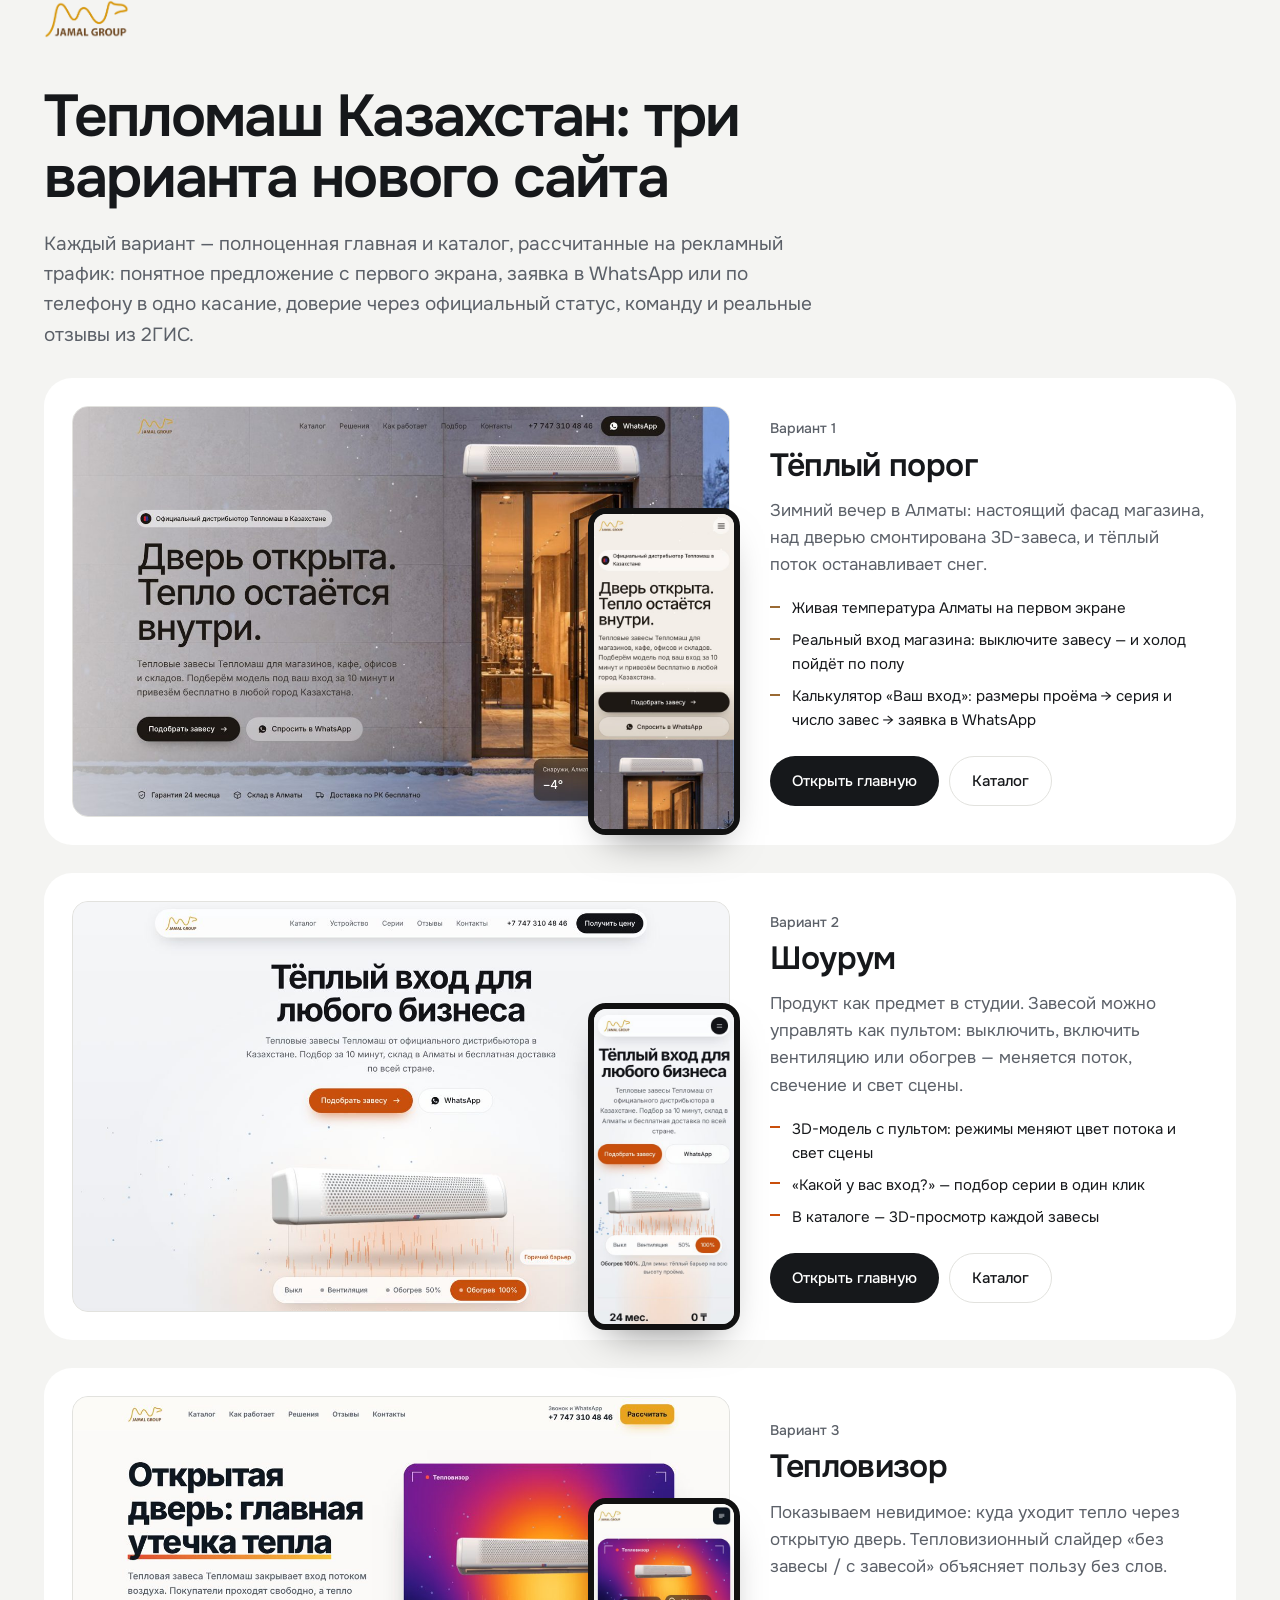
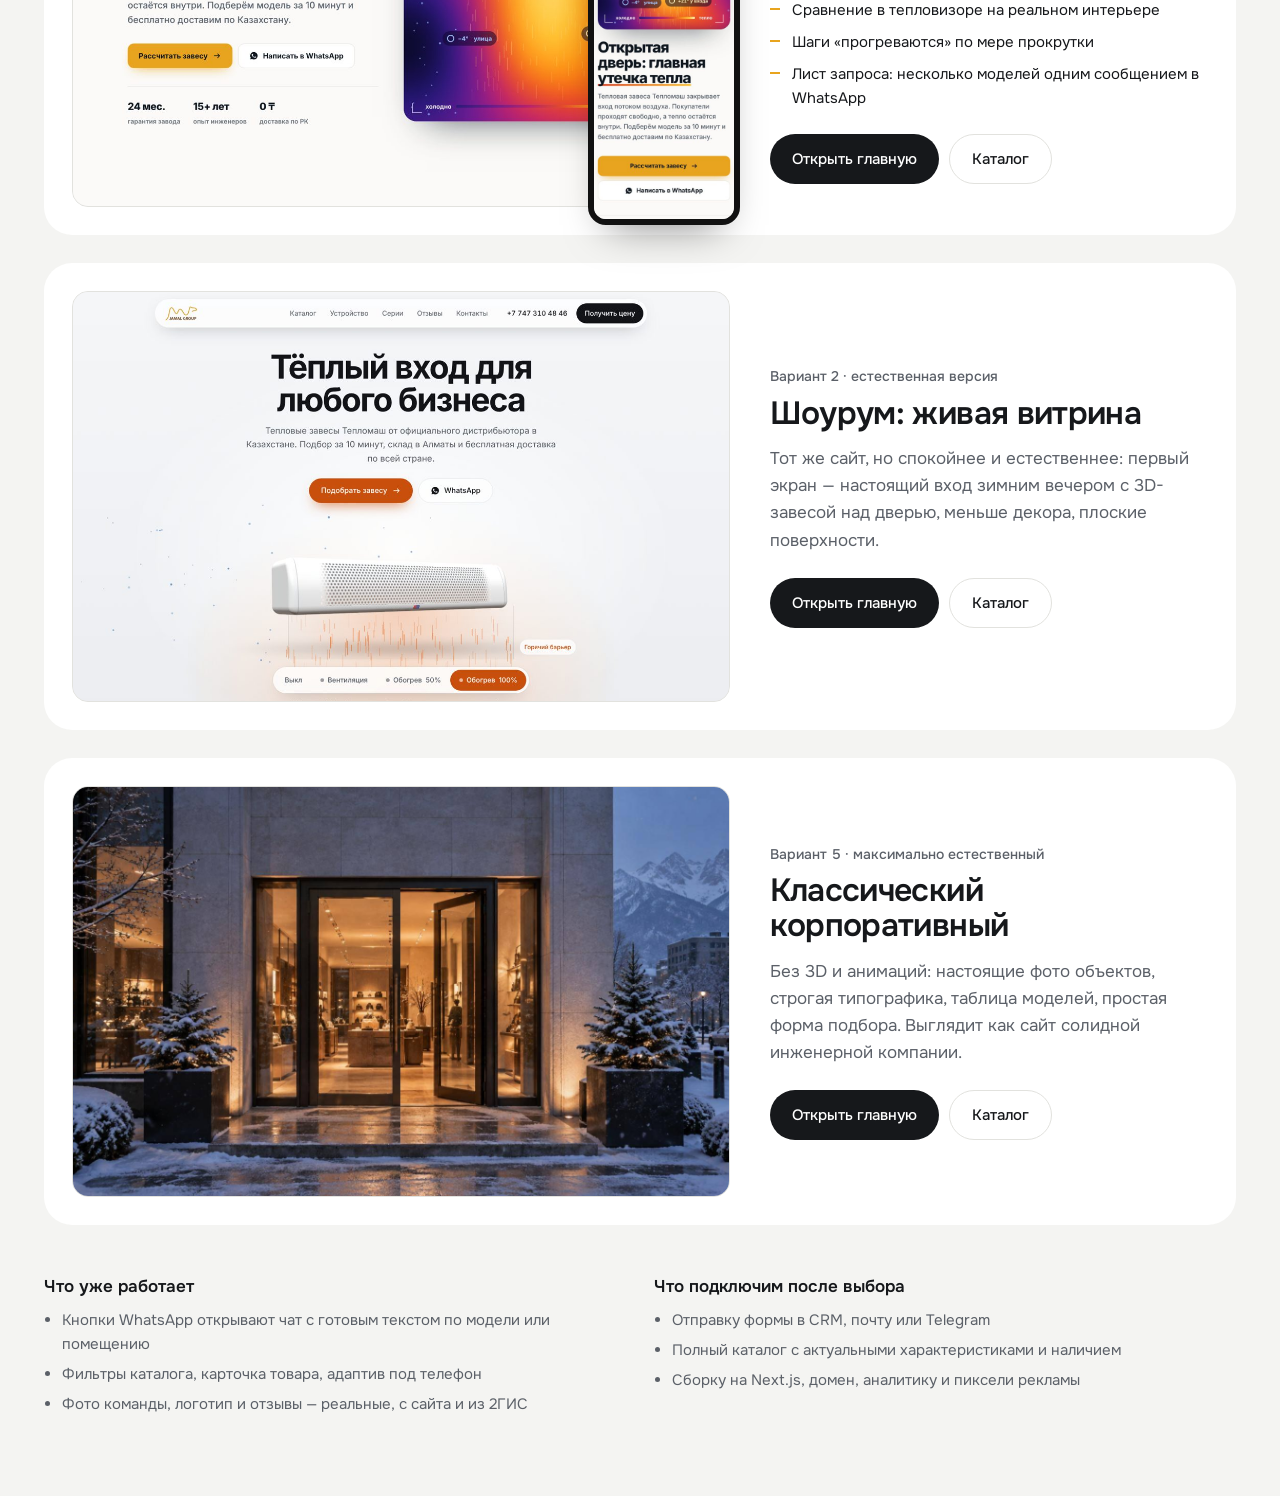
<file: index.html>
<!doctype html>
<html lang="ru">
<head>
<meta charset="utf-8">
<meta name="viewport" content="width=device-width,initial-scale=1,viewport-fit=cover">
<title>Тепломаш Казахстан — три варианта сайта</title>
<meta name="robots" content="noindex">
<link rel="preconnect" href="https://fonts.googleapis.com"><link rel="preconnect" href="https://fonts.gstatic.com" crossorigin>
<link href="https://fonts.googleapis.com/css2?family=Onest:wght@400;500;600&display=swap" rel="stylesheet">
<style>
:root{--bg:#F4F4F2;--panel:#fff;--ink:#16181B;--ink-2:#5B6068;--line:#E2E2DE;--f:"Onest",system-ui,-apple-system,"Segoe UI",sans-serif}
*{box-sizing:border-box;margin:0;padding:0}
body{background:var(--bg);color:var(--ink);font:400 17px/1.6 var(--f);-webkit-font-smoothing:antialiased}
a{color:inherit;text-decoration:none}
.wrap{max-width:1240px;margin:0 auto;padding:0 max(24px,env(safe-area-inset-left))}
header{padding:72px 0 40px}
header img{height:38px;width:auto;margin-bottom:40px}
h1{font-size:clamp(36px,4.6vw,60px);line-height:1.04;letter-spacing:-.03em;font-weight:600;max-width:18ch;text-wrap:balance}
.lead{font-size:19px;color:var(--ink-2);max-width:60ch;margin-top:20px}
.v{display:grid;grid-template-columns:minmax(0,1.5fr) minmax(0,1fr);gap:40px;align-items:center;background:var(--panel);border-radius:28px;padding:28px;margin-top:28px}
.shots{position:relative}
.shots .d{width:100%;border-radius:16px;border:1px solid var(--line);display:block;aspect-ratio:16/10;object-fit:cover;object-position:top;background:#eee}
.shots .m{position:absolute;right:-10px;bottom:-18px;width:23%;border-radius:18px;border:6px solid #111;aspect-ratio:390/844;object-fit:cover;object-position:top;box-shadow:0 20px 40px -20px rgba(0,0,0,.5);background:#eee}
.v small{display:block;font-size:14px;color:var(--ink-2);font-weight:500;margin-bottom:8px}
.v h2{font-size:32px;line-height:1.1;letter-spacing:-.02em;font-weight:600}
.v p{color:var(--ink-2);margin-top:14px}
.v ul{list-style:none;margin-top:18px;display:grid;gap:8px;font-size:15px}
.v li{padding-left:22px;position:relative}
.v li::before{content:"";position:absolute;left:0;top:.62em;width:10px;height:2px;background:var(--acc)}
.acts{display:flex;gap:10px;flex-wrap:wrap;margin-top:24px}
.btn{display:inline-flex;align-items:center;height:50px;padding:0 22px;border-radius:999px;font-weight:500;font-size:15px;transition:transform .2s,background .2s}
.btn:active{transform:scale(.97)}
.b1{background:var(--ink);color:#fff}.b1:hover{background:#30343a}
.b2{border:1px solid var(--line)}.b2:hover{border-color:var(--ink)}
.note{margin:48px 0 80px;display:grid;grid-template-columns:1fr 1fr;gap:28px;color:var(--ink-2);font-size:15px}
.note h3{color:var(--ink);font-size:17px;font-weight:600;margin-bottom:8px}
.note ul{padding-left:18px;display:grid;gap:6px}
@media (max-width:860px){header{padding:40px 0 20px}.v{grid-template-columns:1fr;padding:16px;gap:28px}.v h2{font-size:26px}.note{grid-template-columns:1fr}.shots .m{right:-4px;width:26%}}
</style>
</head>
<body>
<header class="wrap">
  <img src="/img/logo.png" alt="Jamal Group">
  <h1>Тепломаш Казахстан: три варианта нового сайта</h1>
  <p class="lead">Каждый вариант — полноценная главная и каталог, рассчитанные на рекламный трафик: понятное предложение с первого экрана, заявка в WhatsApp или по телефону в одно касание, доверие через официальный статус, команду и реальные отзывы из 2ГИС.</p>
</header>
<main class="wrap">
  <section class="v" style="--acc:#9A6A34">
    <div class="shots"><img class="d" src="/img/preview/v1-d.jpg" alt="Вариант 1, десктоп"><img class="m" src="/img/preview/v1-m.jpg" alt="Вариант 1, телефон"></div>
    <div>
      <small>Вариант 1</small>
      <h2>Тёплый порог</h2>
      <p>Зимний вечер в Алматы: настоящий фасад магазина, над дверью смонтирована 3D-завеса, и тёплый поток останавливает снег.</p>
      <ul><li>Живая температура Алматы на первом экране</li><li>Реальный вход магазина: выключите завесу — и холод пойдёт по полу</li><li>Калькулятор «Ваш вход»: размеры проёма → серия и число завес → заявка в WhatsApp</li></ul>
      <div class="acts"><a class="btn b1" href="/v1/">Открыть главную</a><a class="btn b2" href="/v1/catalog.html">Каталог</a></div>
    </div>
  </section>
  <section class="v" style="--acc:#C94F0C">
    <div class="shots"><img class="d" src="/img/preview/v2-d.jpg" alt="Вариант 2, десктоп"><img class="m" src="/img/preview/v2-m.jpg" alt="Вариант 2, телефон"></div>
    <div>
      <small>Вариант 2</small>
      <h2>Шоурум</h2>
      <p>Продукт как предмет в студии. Завесой можно управлять как пультом: выключить, включить вентиляцию или обогрев — меняется поток, свечение и свет сцены.</p>
      <ul><li>3D-модель с пультом: режимы меняют цвет потока и свет сцены</li><li>«Какой у вас вход?» — подбор серии в один клик</li><li>В каталоге — 3D-просмотр каждой завесы</li></ul>
      <div class="acts"><a class="btn b1" href="/v2/">Открыть главную</a><a class="btn b2" href="/v2/catalog.html">Каталог</a></div>
    </div>
  </section>
  <section class="v" style="--acc:#E8A41E">
    <div class="shots"><img class="d" src="/img/preview/v3-d.jpg" alt="Вариант 3, десктоп"><img class="m" src="/img/preview/v3-m.jpg" alt="Вариант 3, телефон"></div>
    <div>
      <small>Вариант 3</small>
      <h2>Тепловизор</h2>
      <p>Показываем невидимое: куда уходит тепло через открытую дверь. Тепловизионный слайдер «без завесы / с завесой» объясняет пользу без слов.</p>
      <ul><li>Сравнение в тепловизоре на реальном интерьере</li><li>Шаги «прогреваются» по мере прокрутки</li><li>Лист запроса: несколько моделей одним сообщением в WhatsApp</li></ul>
      <div class="acts"><a class="btn b1" href="/v3/">Открыть главную</a><a class="btn b2" href="/v3/catalog.html">Каталог</a></div>
    </div>
  </section>
  <section class="v" style="--acc:#2B2118">
    <div class="shots"><img class="d" src="/img/preview/v2-d.jpg" alt="Вариант 2, десктоп"></div>
    <div>
      <small>Вариант 2 · естественная версия</small>
      <h2>Шоурум: живая витрина</h2>
      <p>Тот же сайт, но спокойнее и естественнее: первый экран — настоящий вход зимним вечером с 3D-завесой над дверью, меньше декора, плоские поверхности.</p>
      <div class="acts"><a class="btn b1" href="/v4/">Открыть главную</a><a class="btn b2" href="/v4/catalog.html">Каталог</a></div>
    </div>
  </section>
  <section class="v" style="--acc:#9C6B1E">
    <div class="shots"><img class="d" src="/img/shop-front.jpg" alt="Вариант 5"></div>
    <div>
      <small>Вариант 5 · максимально естественный</small>
      <h2>Классический корпоративный</h2>
      <p>Без 3D и анимаций: настоящие фото объектов, строгая типографика, таблица моделей, простая форма подбора. Выглядит как сайт солидной инженерной компании.</p>
      <div class="acts"><a class="btn b1" href="/v5/">Открыть главную</a><a class="btn b2" href="/v5/catalog.html">Каталог</a></div>
    </div>
  </section>
  <div class="note">
    <div><h3>Что уже работает</h3><ul><li>Кнопки WhatsApp открывают чат с готовым текстом по модели или помещению</li><li>Фильтры каталога, карточка товара, адаптив под телефон</li><li>Фото команды, логотип и отзывы — реальные, с сайта и из 2ГИС</li></ul></div>
    <div><h3>Что подключим после выбора</h3><ul><li>Отправку формы в CRM, почту или Telegram</li><li>Полный каталог с актуальными характеристиками и наличием</li><li>Сборку на Next.js, домен, аналитику и пиксели рекламы</li></ul></div>
  </div>
</main>
</body>
</html>
</file>
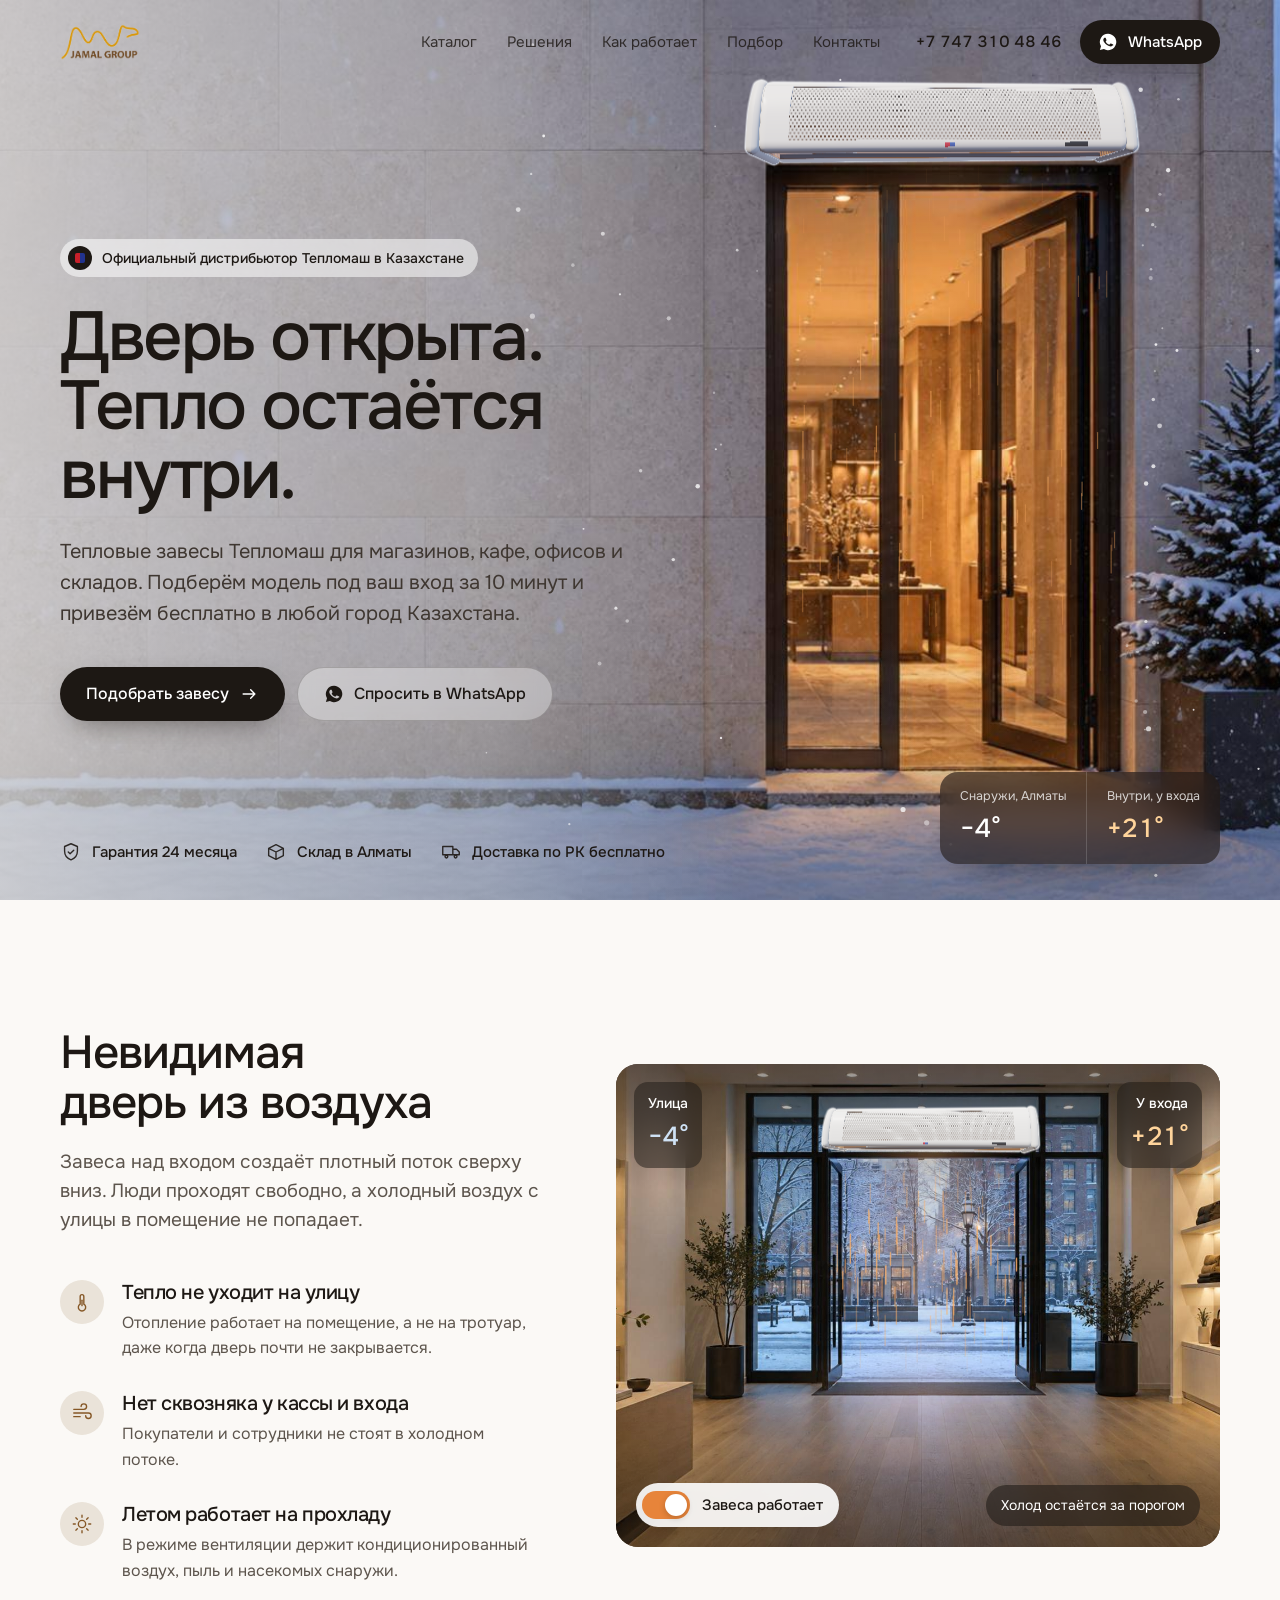
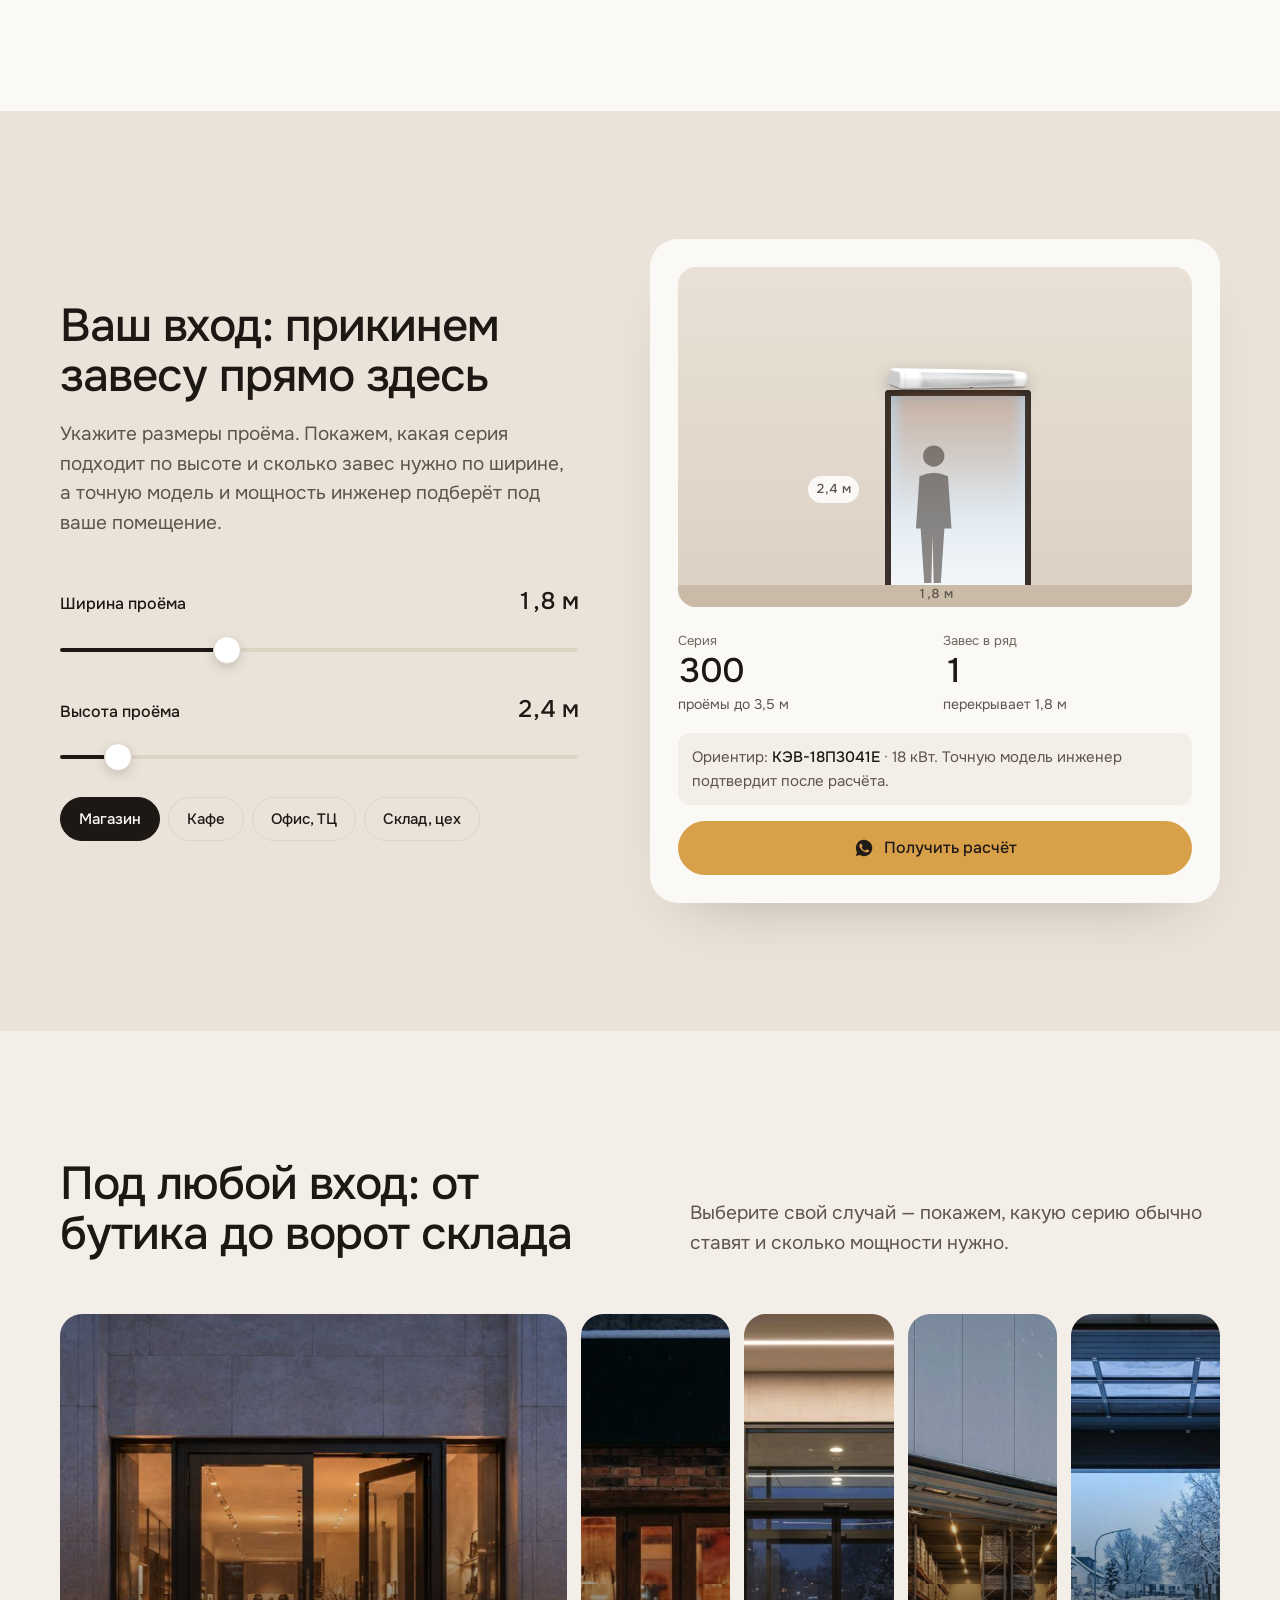
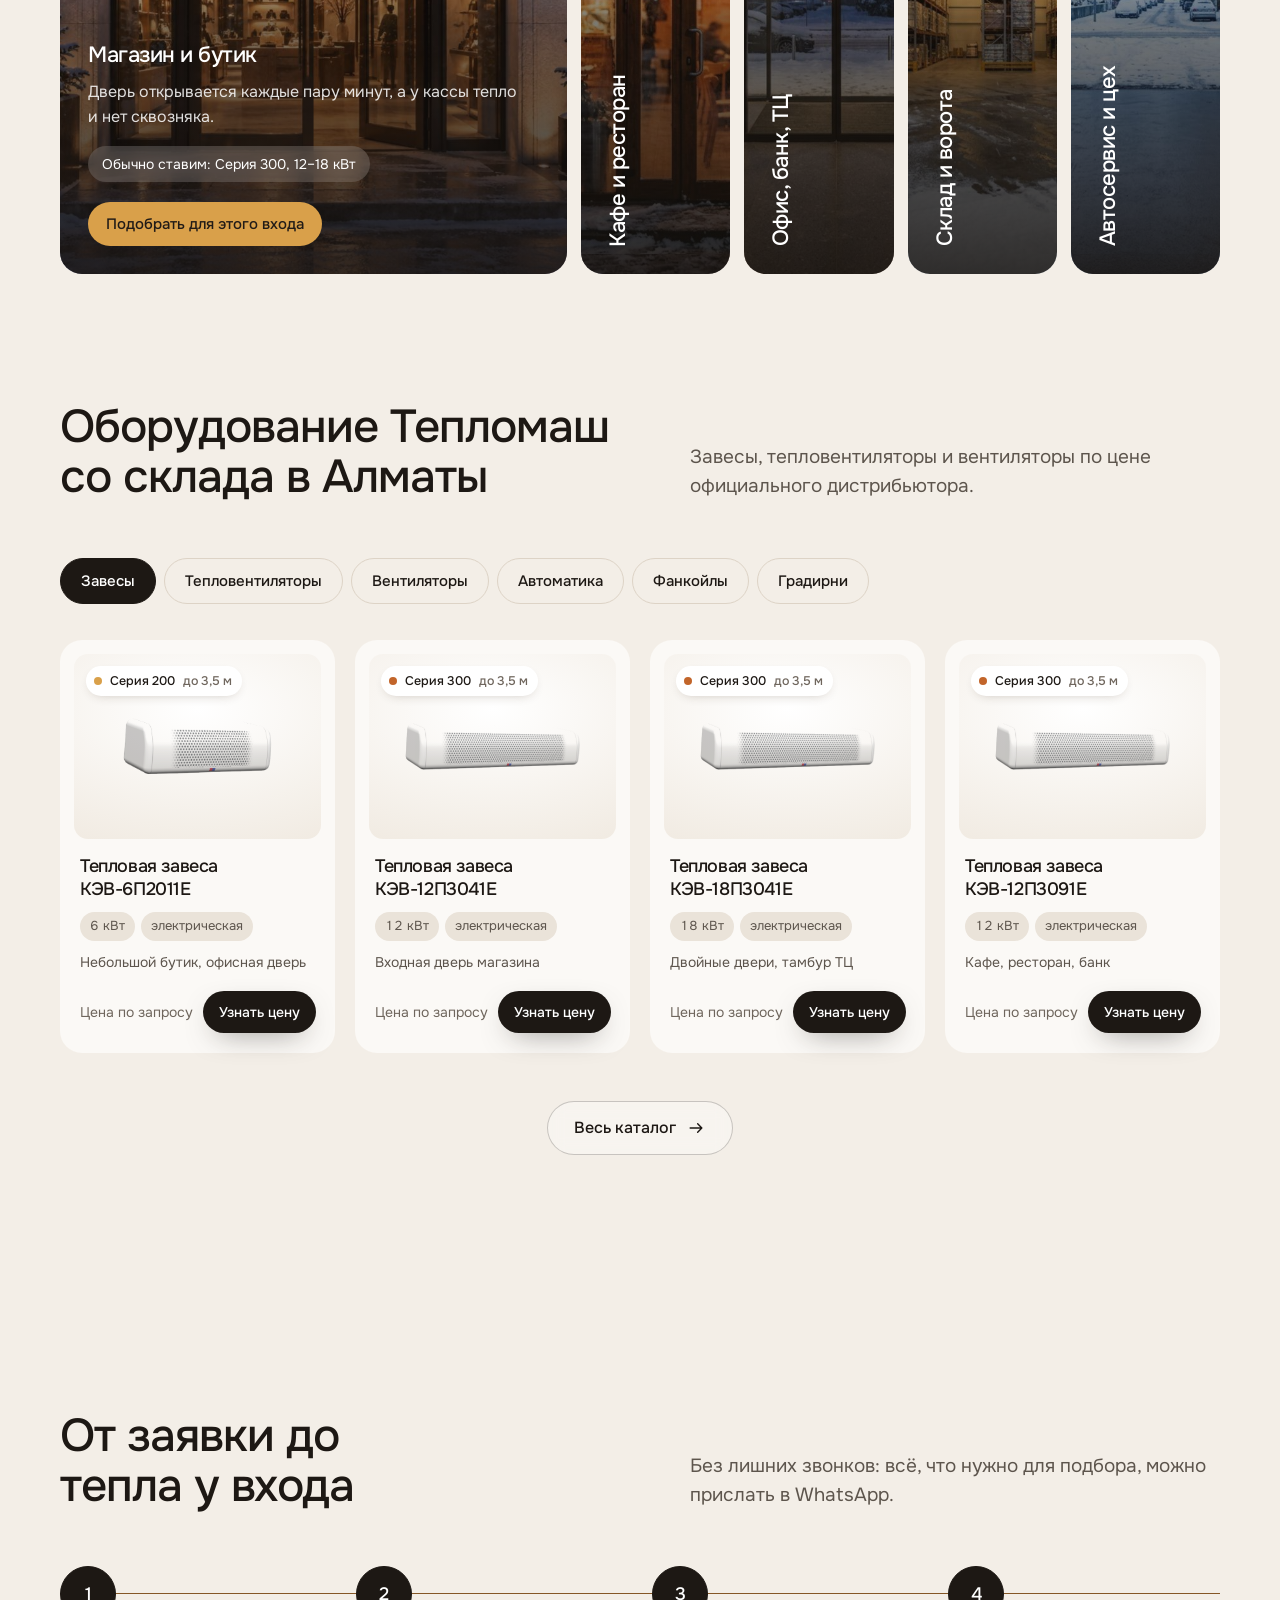
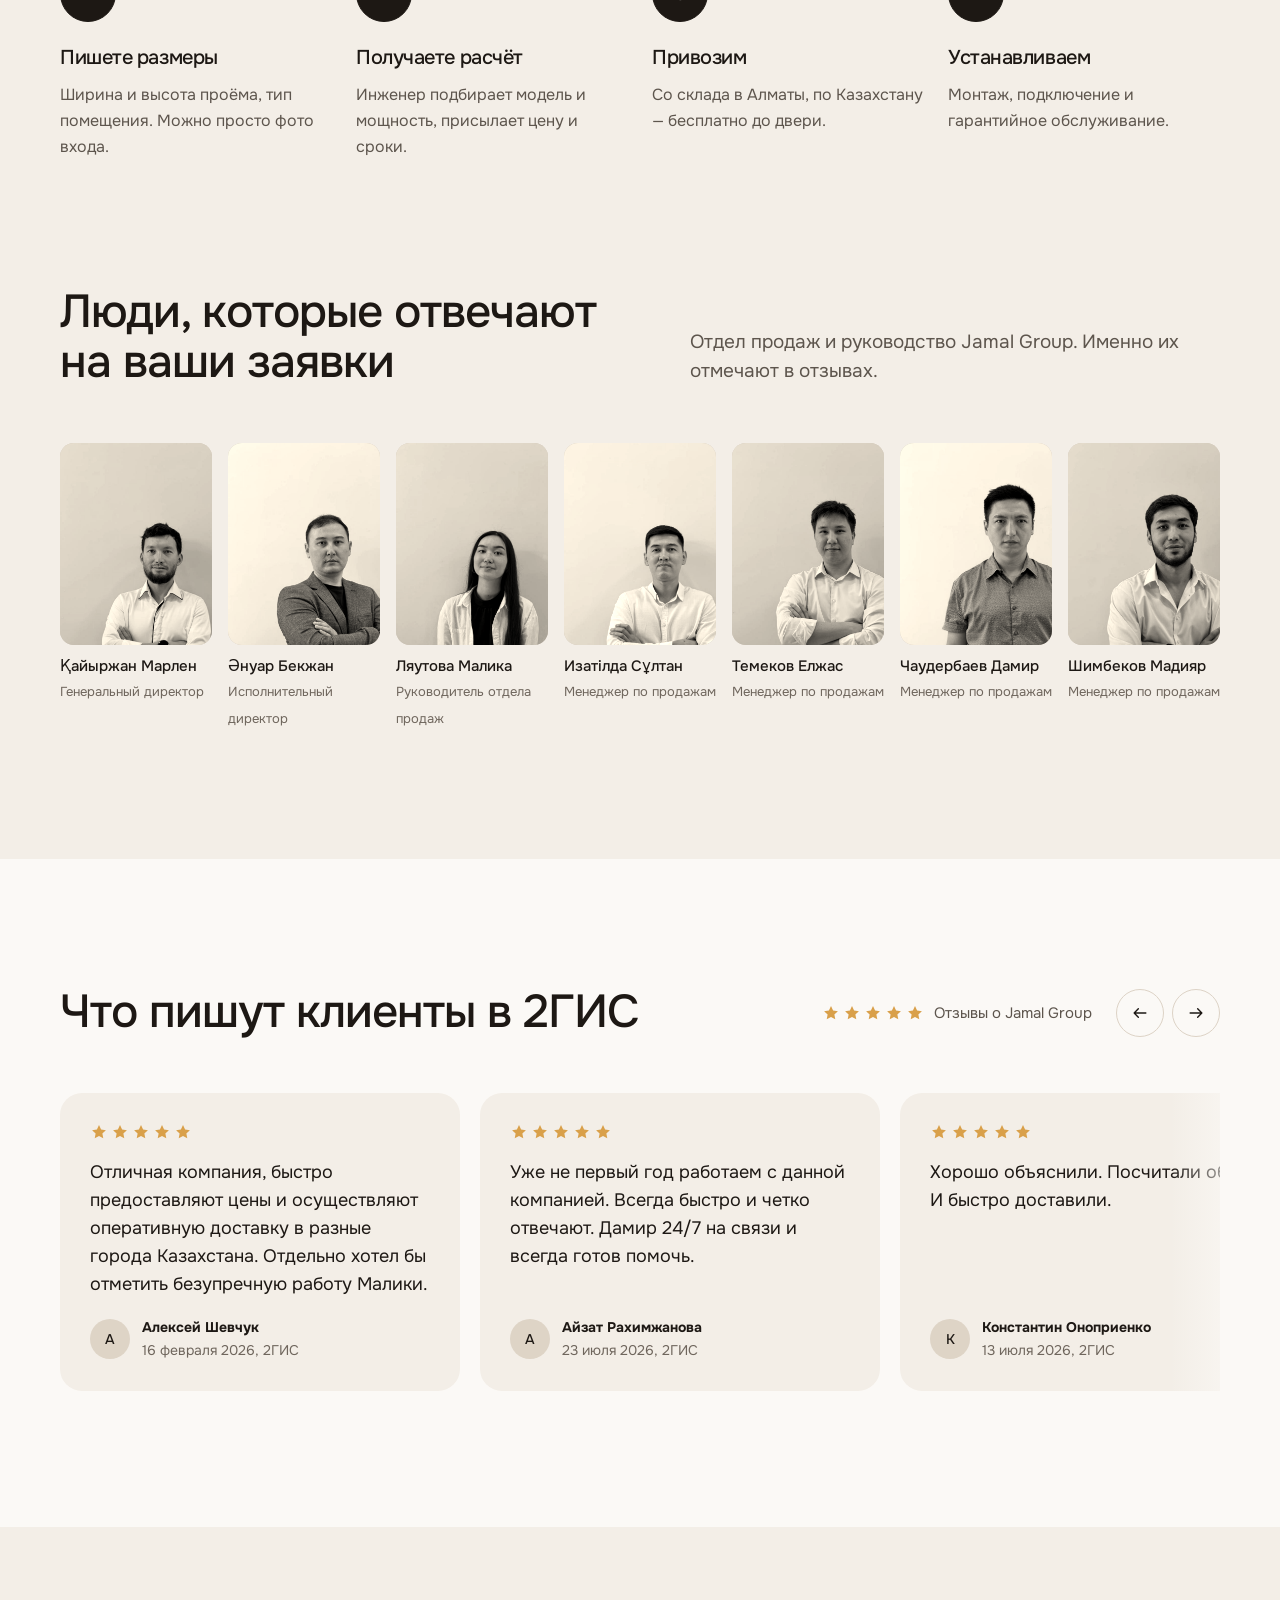
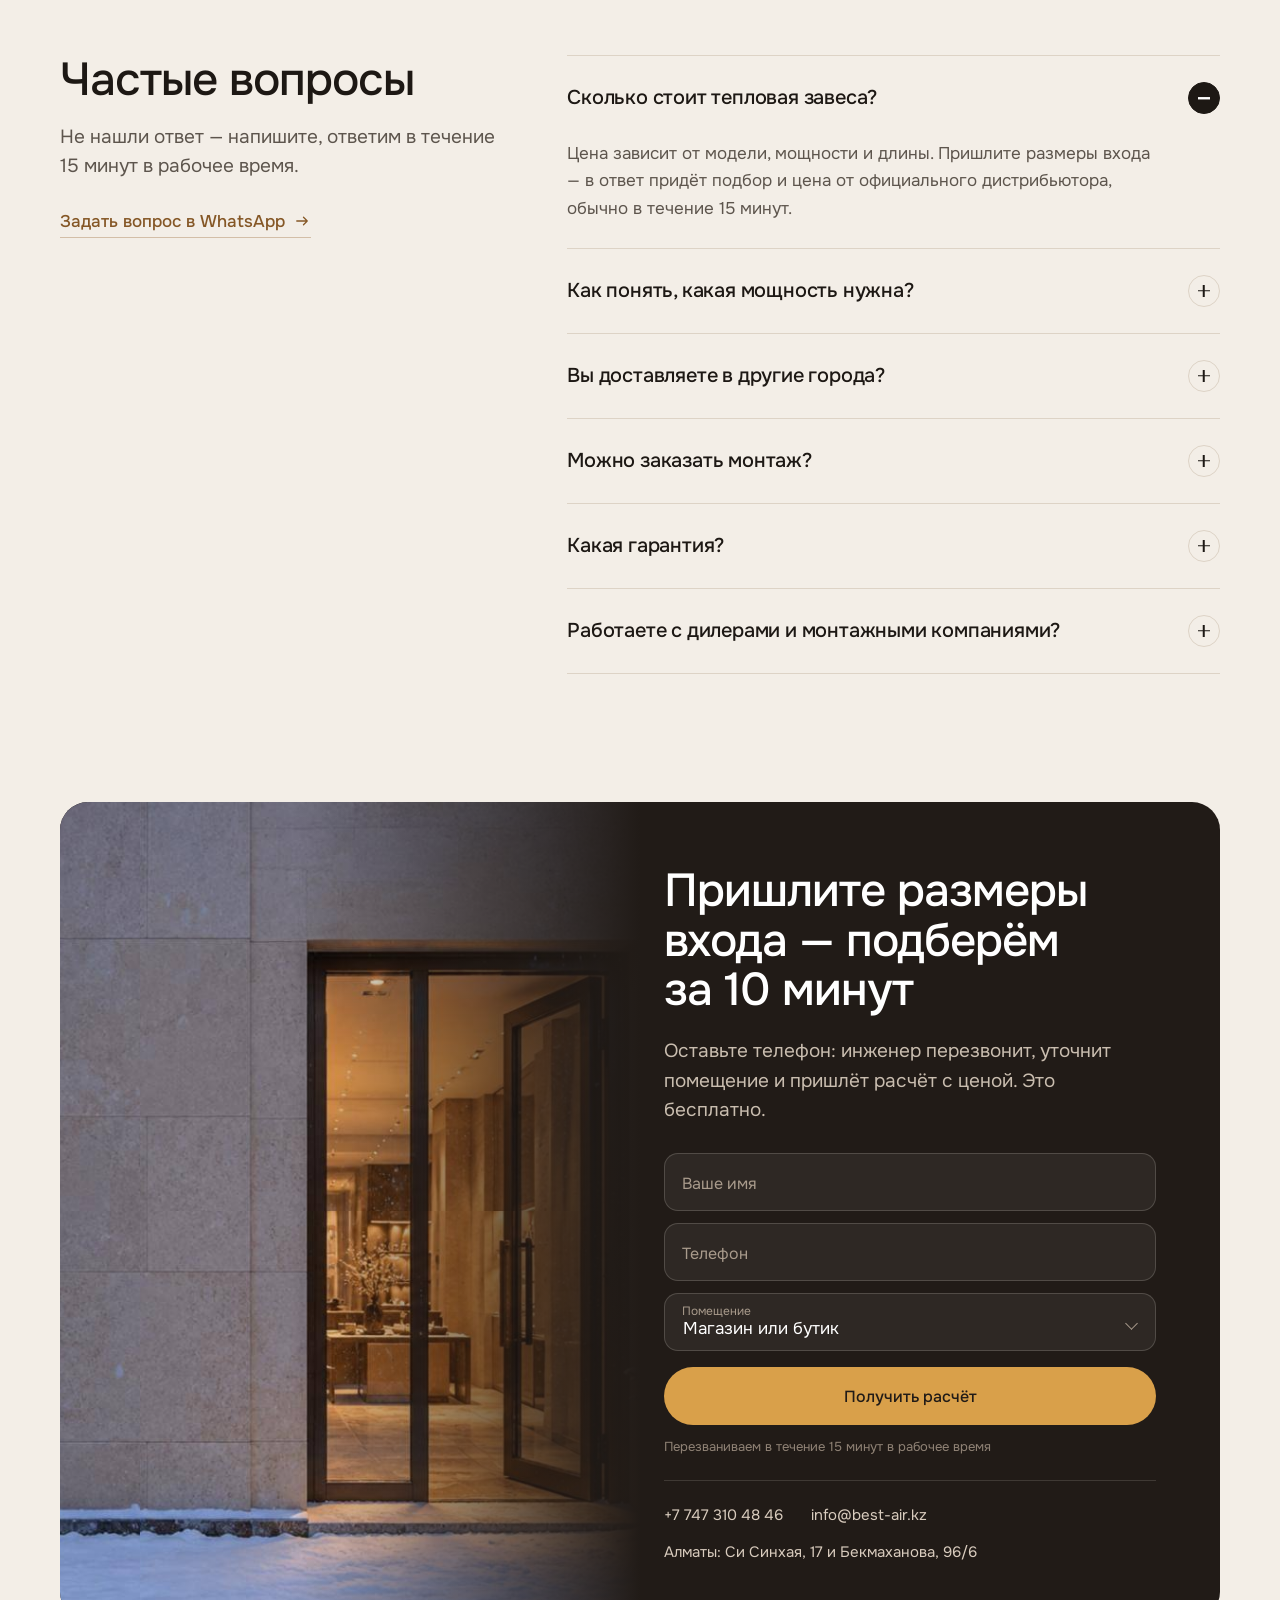
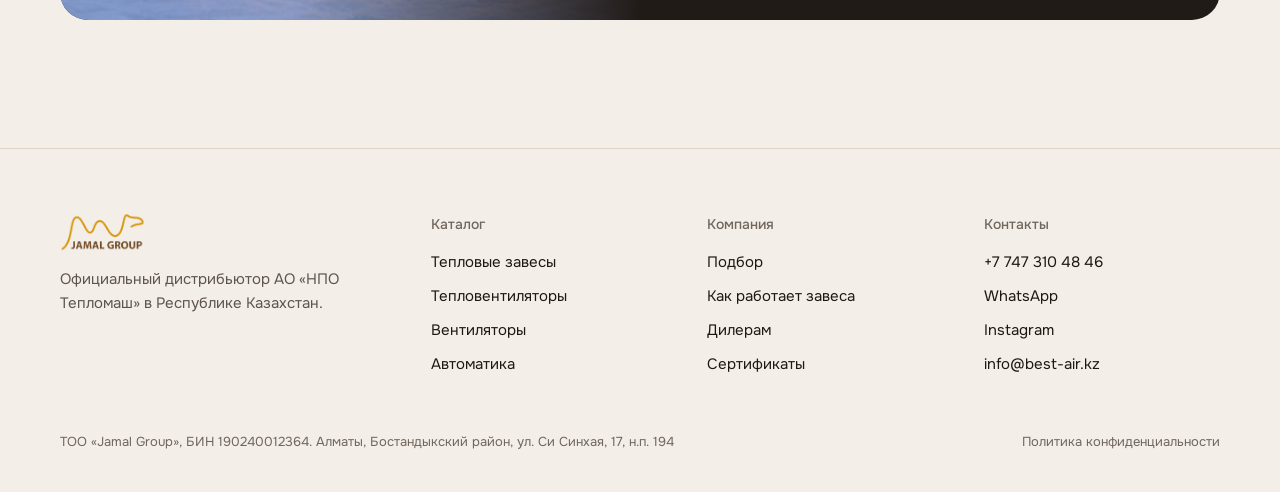
<file: v1/index.html>
<!doctype html>
<html lang="ru">
<head>
<meta charset="utf-8">
<meta name="viewport" content="width=device-width,initial-scale=1,viewport-fit=cover">
<title>Тепломаш Казахстан — тепловые завесы с подбором за 10 минут</title>
<meta name="description" content="Тепловые завесы, тепловентиляторы и вентиляторы Тепломаш от официального дистрибьютора в Казахстане. Склад в Алматы, бесплатная доставка по РК, монтаж и гарантия 24 месяца.">
<link rel="preconnect" href="https://fonts.googleapis.com"><link rel="preconnect" href="https://fonts.gstatic.com" crossorigin>
<link href="https://fonts.googleapis.com/css2?family=Onest:wght@400;500;600&display=swap" rel="stylesheet">
<link rel="stylesheet" href="/v1/style.css">
<script>document.documentElement.classList.add('js')</script>
</head>
<body>
<svg width="0" height="0" style="position:absolute" aria-hidden="true">
  <symbol id="i-wa" viewBox="0 0 24 24"><path fill="currentColor" d="M12 2.2a9.8 9.8 0 0 0-8.4 14.8L2.3 21.7l4.8-1.3A9.8 9.8 0 1 0 12 2.2Zm5.6 13.8c-.24.67-1.4 1.3-1.95 1.34-.5.05-1 .23-3.36-.7-2.84-1.12-4.63-4-4.77-4.2-.14-.18-1.14-1.52-1.14-2.9 0-1.38.72-2.05.98-2.34.25-.28.56-.35.75-.35h.53c.17 0 .4-.06.62.48l.9 2.18c.08.15.13.33.03.52l-.3.5-.45.5c-.15.15-.3.31-.13.6.17.3.76 1.25 1.63 2.03 1.12 1 2.07 1.3 2.36 1.46.3.15.47.12.64-.07l.96-1.12c.2-.3.4-.25.66-.15l2.1.99c.3.15.5.22.57.35.08.13.08.73-.17 1.4Z"/></symbol>
  <symbol id="i-arrow" viewBox="0 0 24 24"><path d="M5 12h14m-5-5 5 5-5 5" fill="none" stroke="currentColor" stroke-width="1.7" stroke-linecap="round" stroke-linejoin="round"/></symbol>
  <symbol id="i-left" viewBox="0 0 24 24"><path d="M19 12H5m5-5-5 5 5 5" fill="none" stroke="currentColor" stroke-width="1.7" stroke-linecap="round" stroke-linejoin="round"/></symbol>
  <symbol id="i-star" viewBox="0 0 24 24"><path fill="currentColor" d="m12 2.8 2.8 5.9 6.4.8-4.7 4.4 1.2 6.4L12 17.2l-5.7 3.1 1.2-6.4L2.8 9.5l6.4-.8z"/></symbol>
  <symbol id="i-shield" viewBox="0 0 24 24"><path d="M12 3 5 6v5c0 4.4 3 8.2 7 9.5 4-1.3 7-5.1 7-9.5V6l-7-3Zm-3 9 2 2 4-4" fill="none" stroke="currentColor" stroke-width="1.5" stroke-linejoin="round" stroke-linecap="round"/></symbol>
  <symbol id="i-truck" viewBox="0 0 24 24"><path d="M3 6h11v9H3zM14 9h4l3 3v3h-7M7 18.5a1.5 1.5 0 1 0 0-3 1.5 1.5 0 0 0 0 3Zm10 0a1.5 1.5 0 1 0 0-3 1.5 1.5 0 0 0 0 3Z" fill="none" stroke="currentColor" stroke-width="1.5" stroke-linejoin="round"/></symbol>
  <symbol id="i-box" viewBox="0 0 24 24"><path d="M4 8 12 4l8 4v8l-8 4-8-4V8Zm0 0 8 4 8-4M12 12v8" fill="none" stroke="currentColor" stroke-width="1.5" stroke-linejoin="round"/></symbol>
  <symbol id="i-temp" viewBox="0 0 24 24"><path d="M12 4a2 2 0 0 0-2 2v8.3a4 4 0 1 0 4 0V6a2 2 0 0 0-2-2Z" fill="none" stroke="currentColor" stroke-width="1.5"/><path d="M12 10v6" stroke="currentColor" stroke-width="1.5" stroke-linecap="round"/></symbol>
  <symbol id="i-wind" viewBox="0 0 24 24"><path d="M3 8h11a3 3 0 1 0-3-3M3 12h16a3 3 0 1 1-3 3M3 16h7" fill="none" stroke="currentColor" stroke-width="1.5" stroke-linecap="round"/></symbol>
  <symbol id="i-sun" viewBox="0 0 24 24"><circle cx="12" cy="12" r="4" fill="none" stroke="currentColor" stroke-width="1.5"/><path d="M12 2.5v2.2M12 19.3v2.2M2.5 12h2.2M19.3 12h2.2M5.3 5.3l1.6 1.6M17.1 17.1l1.6 1.6M5.3 18.7l1.6-1.6M17.1 6.9l1.6-1.6" stroke="currentColor" stroke-width="1.5" stroke-linecap="round"/></symbol>
  <symbol id="i-x" viewBox="0 0 24 24"><path d="M6 6l12 12M18 6 6 18" stroke="currentColor" stroke-width="1.8" stroke-linecap="round"/></symbol>
</svg>

<header class="hdr" id="hdr">
  <div class="wrap">
    <a class="logo" href="/v1/" aria-label="Jamal Group — Тепломаш Казахстан"><img src="/img/logo.png" alt="Jamal Group" width="80" height="36"></a>
    <nav class="nav" aria-label="Основное меню">
      <a href="/v1/catalog.html">Каталог</a>
      <a href="#solutions">Решения</a>
      <a href="#how">Как работает</a>
      <a href="#calc">Подбор</a>
      <a href="#contacts">Контакты</a>
    </nav>
    <div class="hdr-cta">
      <a class="tel" href="tel:+77473104846">+7 747 310 48 46</a>
      <a class="btn btn-ink btn-sm" href="https://wa.me/77473104846" target="_blank" rel="noopener"><svg><use href="#i-wa"/></svg>WhatsApp</a>
    </div>
    <button class="burger" id="burger" aria-label="Открыть меню" aria-expanded="false"><span></span></button>
  </div>
</header>
<div class="sheet" id="sheet" aria-hidden="true">
  <a class="big" href="/v1/catalog.html">Каталог</a>
  <a class="big" href="#solutions">Решения</a>
  <a class="big" href="#how">Как работает</a>
  <a class="big" href="#calc">Подбор</a>
  <a class="big" href="#contacts">Контакты</a>
  <div class="sheet-foot">
    <a class="btn btn-ink" href="https://wa.me/77473104846" target="_blank" rel="noopener"><svg><use href="#i-wa"/></svg>Написать в WhatsApp</a>
    <a class="btn btn-line" href="tel:+77473104846">+7 747 310 48 46</a>
  </div>
</div>

<main>
  <section class="hero" id="hero">
    <img class="hero-bg" id="heroImg" src="/img/hero-wall.jpg" alt="Вход в магазин зимним вечером, над дверью тепловая завеса" width="1536" height="864" fetchpriority="high">
    <canvas id="air" aria-hidden="true"></canvas>
    <canvas id="unit" aria-hidden="true"></canvas>
    <div class="hero-in">
      <div class="wrap">
        <div class="hero-copy">
          <span class="badge"><i></i>Официальный дистрибьютор Тепломаш в Казахстане</span>
          <h1><span>Дверь открыта.</span><span>Тепло остаётся</span><span>внутри.</span></h1>
          <p class="lead">Тепловые завесы Тепломаш для магазинов, кафе, офисов и складов. Подберём модель под ваш вход за 10 минут и привезём бесплатно в любой город Казахстана.</p>
          <div class="hero-cta">
            <a class="btn btn-ink" href="#lead">Подобрать завесу <svg><use href="#i-arrow"/></svg></a>
            <a class="btn btn-line" href="https://wa.me/77473104846?text=%D0%97%D0%B4%D1%80%D0%B0%D0%B2%D1%81%D1%82%D0%B2%D1%83%D0%B9%D1%82%D0%B5!%20%D0%9D%D1%83%D0%B6%D0%BD%D0%B0%20%D1%82%D0%B5%D0%BF%D0%BB%D0%BE%D0%B2%D0%B0%D1%8F%20%D0%B7%D0%B0%D0%B2%D0%B5%D1%81%D0%B0" target="_blank" rel="noopener"><svg><use href="#i-wa"/></svg>Спросить в WhatsApp</a>
          </div>
        </div>
      </div>
    </div>
    <div class="hero-meta">
      <div class="wrap">
        <div class="trust">
          <div><svg><use href="#i-shield"/></svg>Гарантия 24 месяца</div>
          <div><svg><use href="#i-box"/></svg>Склад в Алматы</div>
          <div><svg><use href="#i-truck"/></svg>Доставка по РК бесплатно</div>
        </div>
        <div class="temp" aria-live="polite">
          <div><small>Снаружи, Алматы</small><b id="tOut">−4°</b></div>
          <div class="in"><small>Внутри, у входа</small><b>+21°</b></div>
        </div>
      </div>
    </div>
  </section>

  <section class="sec how" id="how">
    <div class="wrap how-grid">
      <div>
        <h2 class="h2 rv">Невидимая дверь из воздуха</h2>
        <p class="lead rv d1" style="margin-top:20px">Завеса над входом создаёт плотный поток сверху вниз. Люди проходят свободно, а холодный воздух с улицы в помещение не попадает.</p>
        <div class="how-points">
          <div class="rv d1"><i><svg><use href="#i-temp"/></svg></i><div><h3>Тепло не уходит на улицу</h3><p>Отопление работает на помещение, а не на тротуар, даже когда дверь почти не закрывается.</p></div></div>
          <div class="rv d2"><i><svg><use href="#i-wind"/></svg></i><div><h3>Нет сквозняка у кассы и входа</h3><p>Покупатели и сотрудники не стоят в холодном потоке.</p></div></div>
          <div class="rv d3"><i><svg><use href="#i-sun"/></svg></i><div><h3>Летом работает на прохладу</h3><p>В режиме вентиляции держит кондиционированный воздух, пыль и насекомых снаружи.</p></div></div>
        </div>
      </div>
      <div class="demo rv d1" id="demo">
        <img src="/img/store-inside.jpg" alt="Открытая дверь магазина зимой, вид изнутри" loading="lazy" width="1536" height="864" id="demoImg">
        <div class="demo-cold" aria-hidden="true"></div><div class="demo-warm" aria-hidden="true"></div>
        <canvas id="demoAir" aria-hidden="true"></canvas>
        <canvas id="demoUnit" aria-hidden="true"></canvas>
        <div class="demo-lab out">Улица<b id="dOut">−4°</b></div>
        <div class="demo-lab in">У входа<b id="dIn">+21°</b></div>
        <div class="demo-ui">
          <button class="switch" id="sw" role="switch" aria-checked="true"><span class="tr"></span><span id="swLab">Завеса работает</span></button>
          <span class="demo-note" id="dNote">Холод остаётся за порогом</span>
        </div>
      </div>
    </div>
  </section>

  <section class="sec calc" id="calc">
    <div class="wrap calc-grid">
      <div class="calc-l">
        <h2 class="h2 rv">Ваш вход: прикинем завесу прямо здесь</h2>
        <p class="lead rv d1" style="margin-top:20px">Укажите размеры проёма. Покажем, какая серия подходит по высоте и сколько завес нужно по ширине, а точную модель и мощность инженер подберёт под ваше помещение.</p>
        <div class="calc-form rv d2">
          <div class="rng"><label for="cW">Ширина проёма <output id="oW">1,8 м</output></label><input type="range" id="cW" min="0.8" max="4" step="0.1" value="1.8"></div>
          <div class="rng"><label for="cH">Высота проёма <output id="oH">2,4 м</output></label><input type="range" id="cH" min="2" max="6.5" step="0.1" value="2.4"></div>
          <div class="seg-p" role="radiogroup" aria-label="Тип помещения" id="cP">
            <button role="radio" aria-checked="true" data-v="магазин">Магазин</button><button role="radio" aria-checked="false" data-v="кафе">Кафе</button><button role="radio" aria-checked="false" data-v="офис или ТЦ">Офис, ТЦ</button><button role="radio" aria-checked="false" data-v="склад или цех">Склад, цех</button>
          </div>
        </div>
      </div>
      <div class="calc-r rv d1">
        <div class="door-vis" id="doorVis" aria-hidden="true">
          <div class="door-wall"><div class="door-open" id="dOpen"><div class="door-units" id="dUnits"></div><svg class="door-man" viewBox="0 0 40 120"><circle cx="20" cy="11" r="9"/><path d="M8 28q12-6 24 0l3 44h-6l-3 46h-6l-1-40-1 40h-6l-3-46H5z"/></svg></div></div>
          <span class="door-dim w" id="dimW">1,8 м</span><span class="door-dim h" id="dimH">2,4 м</span>
        </div>
        <div class="calc-out" aria-live="polite">
          <div><small>Серия</small><b id="rS">300</b><span id="rSn">до 3,5 м высоты</span></div>
          <div><small>Завес в ряд</small><b id="rN">1</b><span id="rNn">перекрывают 1,8 м</span></div>
          <p class="calc-model" id="rM"></p>
          <a class="btn btn-gold" id="cSend" href="#" target="_blank" rel="noopener"><svg><use href="#i-wa"/></svg>Получить расчёт</a>
        </div>
      </div>
    </div>
  </section>

  <section class="sec" id="solutions">
    <div class="wrap">
      <div class="sec-head">
        <h2 class="h2 rv">Под любой вход: от бутика до ворот склада</h2>
        <p class="lead rv d1">Выберите свой случай — покажем, какую серию обычно ставят и сколько мощности нужно.</p>
      </div>
      <div class="sol rv d1" id="sol"></div>
    </div>
  </section>

  <section class="sec" style="padding-top:0" id="catalog">
    <div class="wrap">
      <div class="sec-head">
        <h2 class="h2 rv">Оборудование Тепломаш со склада в Алматы</h2>
        <p class="lead rv d1">Завесы, тепловентиляторы и вентиляторы по цене официального дистрибьютора.</p>
      </div>
      <div class="cat-tabs rv" role="tablist" aria-label="Категории" id="catTabs"></div>
      <div class="grid-p" id="catGrid"></div>
      <div class="cat-more"><a class="btn btn-line" href="/v1/catalog.html">Весь каталог <svg><use href="#i-arrow"/></svg></a></div>
    </div>
  </section>

  <section class="sec">
    <div class="wrap">
      <div class="sec-head">
        <h2 class="h2 rv">От заявки до тепла у входа</h2>
        <p class="lead rv d1">Без лишних звонков: всё, что нужно для подбора, можно прислать в WhatsApp.</p>
      </div>
      <div class="steps" id="steps">
        <div class="step"><h3>Пишете размеры</h3><p>Ширина и высота проёма, тип помещения. Можно просто фото входа.</p></div>
        <div class="step"><h3>Получаете расчёт</h3><p>Инженер подбирает модель и мощность, присылает цену и сроки.</p></div>
        <div class="step"><h3>Привозим</h3><p>Со склада в Алматы, по Казахстану — бесплатно до двери.</p></div>
        <div class="step"><h3>Устанавливаем</h3><p>Монтаж, подключение и гарантийное обслуживание.</p></div>
      </div>
    </div>
  </section>

  <section class="sec" style="padding-top:0">
    <div class="wrap">
      <div class="sec-head">
        <h2 class="h2 rv">Люди, которые отвечают на ваши заявки</h2>
        <p class="lead rv d1">Отдел продаж и руководство Jamal Group. Именно их отмечают в отзывах.</p>
      </div>
      <div class="team" id="team"></div>
    </div>
  </section>

  <section class="sec rev">
    <div class="wrap">
      <div class="sec-head">
        <h2 class="h2 rv">Что пишут клиенты в 2ГИС</h2>
        <div class="rv d1" style="justify-self:end;display:flex;align-items:center;gap:24px">
          <span class="rev-src"><span class="stars"><svg><use href="#i-star"/></svg><svg><use href="#i-star"/></svg><svg><use href="#i-star"/></svg><svg><use href="#i-star"/></svg><svg><use href="#i-star"/></svg></span>Отзывы о Jamal Group</span>
          <div class="rev-nav"><button class="rnd" id="rPrev" aria-label="Предыдущие отзывы"><svg><use href="#i-left"/></svg></button><button class="rnd" id="rNext" aria-label="Следующие отзывы"><svg><use href="#i-arrow"/></svg></button></div>
        </div>
      </div>
    </div>
    <div class="wrap"><div class="rev-track" id="revTrack"></div></div>
  </section>

  <section class="sec">
    <div class="wrap faq-grid">
      <div>
        <h2 class="h2 rv">Частые вопросы</h2>
        <p class="lead rv d1" style="margin-top:18px">Не нашли ответ — напишите, ответим в течение 15 минут в рабочее время.</p>
        <a class="link rv d2" style="margin-top:26px" href="https://wa.me/77473104846" target="_blank" rel="noopener">Задать вопрос в WhatsApp <svg width="18" height="18"><use href="#i-arrow"/></svg></a>
      </div>
      <div id="faq"></div>
    </div>
  </section>

  <section class="final" id="lead">
    <div class="wrap">
      <div class="final-box rv" id="contacts">
        <div class="final-ph"><img src="/img/hero-wall.jpg" alt="Тёплый вход с завесой зимним вечером" loading="lazy"></div>
        <div class="final-in">
          <h2 class="h2">Пришлите размеры входа — подберём за 10 минут</h2>
          <p class="lead">Оставьте телефон: инженер перезвонит, уточнит помещение и пришлёт расчёт с ценой. Это бесплатно.</p>
          <form class="form" id="form" novalidate>
            <div class="fld"><input id="fName" name="name" placeholder=" " autocomplete="name"><label for="fName">Ваше имя</label></div>
            <div class="fld"><input id="fTel" name="tel" type="tel" placeholder=" " autocomplete="tel" inputmode="tel" required><label for="fTel">Телефон</label></div>
            <div class="fld sel"><select id="fPlace" name="place"><option>Магазин или бутик</option><option>Кафе или ресторан</option><option>Офис, банк, ТЦ</option><option>Склад, ворота</option><option>Цех, автосервис</option></select><label for="fPlace">Помещение</label></div>
            <button class="btn btn-gold" type="submit">Получить расчёт</button>
            <small>Перезваниваем в течение 15 минут в рабочее время</small>
            <div class="sent" role="status"><b>Заявка принята.</b> Перезвоним в течение 15 минут. Если удобнее — напишите в WhatsApp: +7 747 310 48 46.</div>
          </form>
          <div class="contacts">
            <a href="tel:+77473104846">+7 747 310 48 46</a>
            <a href="mailto:info@best-air.kz">info@best-air.kz</a>
            <span>Алматы: Си Синхая, 17 и Бекмаханова, 96/6</span>
          </div>
        </div>
      </div>
    </div>
  </section>
</main>

<footer class="ftr">
  <div class="wrap">
    <div class="ftr-top">
      <div>
        <img src="/img/logo.png" alt="Jamal Group" style="height:38px;width:auto">
        <p class="muted" style="margin-top:16px;max-width:34ch;font-size:15px">Официальный дистрибьютор АО «НПО Тепломаш» в Республике Казахстан.</p>
      </div>
      <div><h4>Каталог</h4><ul><li><a href="/v1/catalog.html?c=curtains">Тепловые завесы</a></li><li><a href="/v1/catalog.html?c=heaters">Тепловентиляторы</a></li><li><a href="/v1/catalog.html?c=fans">Вентиляторы</a></li><li><a href="/v1/catalog.html?c=automation">Автоматика</a></li></ul></div>
      <div><h4>Компания</h4><ul><li><a href="#calc">Подбор</a></li><li><a href="#how">Как работает завеса</a></li><li><a href="#lead">Дилерам</a></li><li><a href="#lead">Сертификаты</a></li></ul></div>
      <div><h4>Контакты</h4><ul><li><a href="tel:+77473104846">+7 747 310 48 46</a></li><li><a href="https://wa.me/77473104846" target="_blank" rel="noopener">WhatsApp</a></li><li><a href="https://www.instagram.com/volcano_kazakhstan/" target="_blank" rel="noopener">Instagram</a></li><li><a href="mailto:info@best-air.kz">info@best-air.kz</a></li></ul></div>
    </div>
    <div class="ftr-bot"><span>ТОО «Jamal Group», БИН 190240012364. Алматы, Бостандыкский район, ул. Си Синхая, 17, н.п. 194</span><a href="#">Политика конфиденциальности</a></div>
  </div>
</footer>

<div class="mbar">
  <a class="btn btn-line" href="tel:+77473104846">Позвонить</a>
  <a class="btn btn-ink" href="https://wa.me/77473104846" target="_blank" rel="noopener"><svg><use href="#i-wa"/></svg>WhatsApp</a>
</div>

<script src="/shared/data.js"></script>
<script src="/shared/curtain3d.js"></script>
<script src="/shared/airflow.js"></script>
<script src="/v1/main.js"></script>
</body>
</html>
</file>
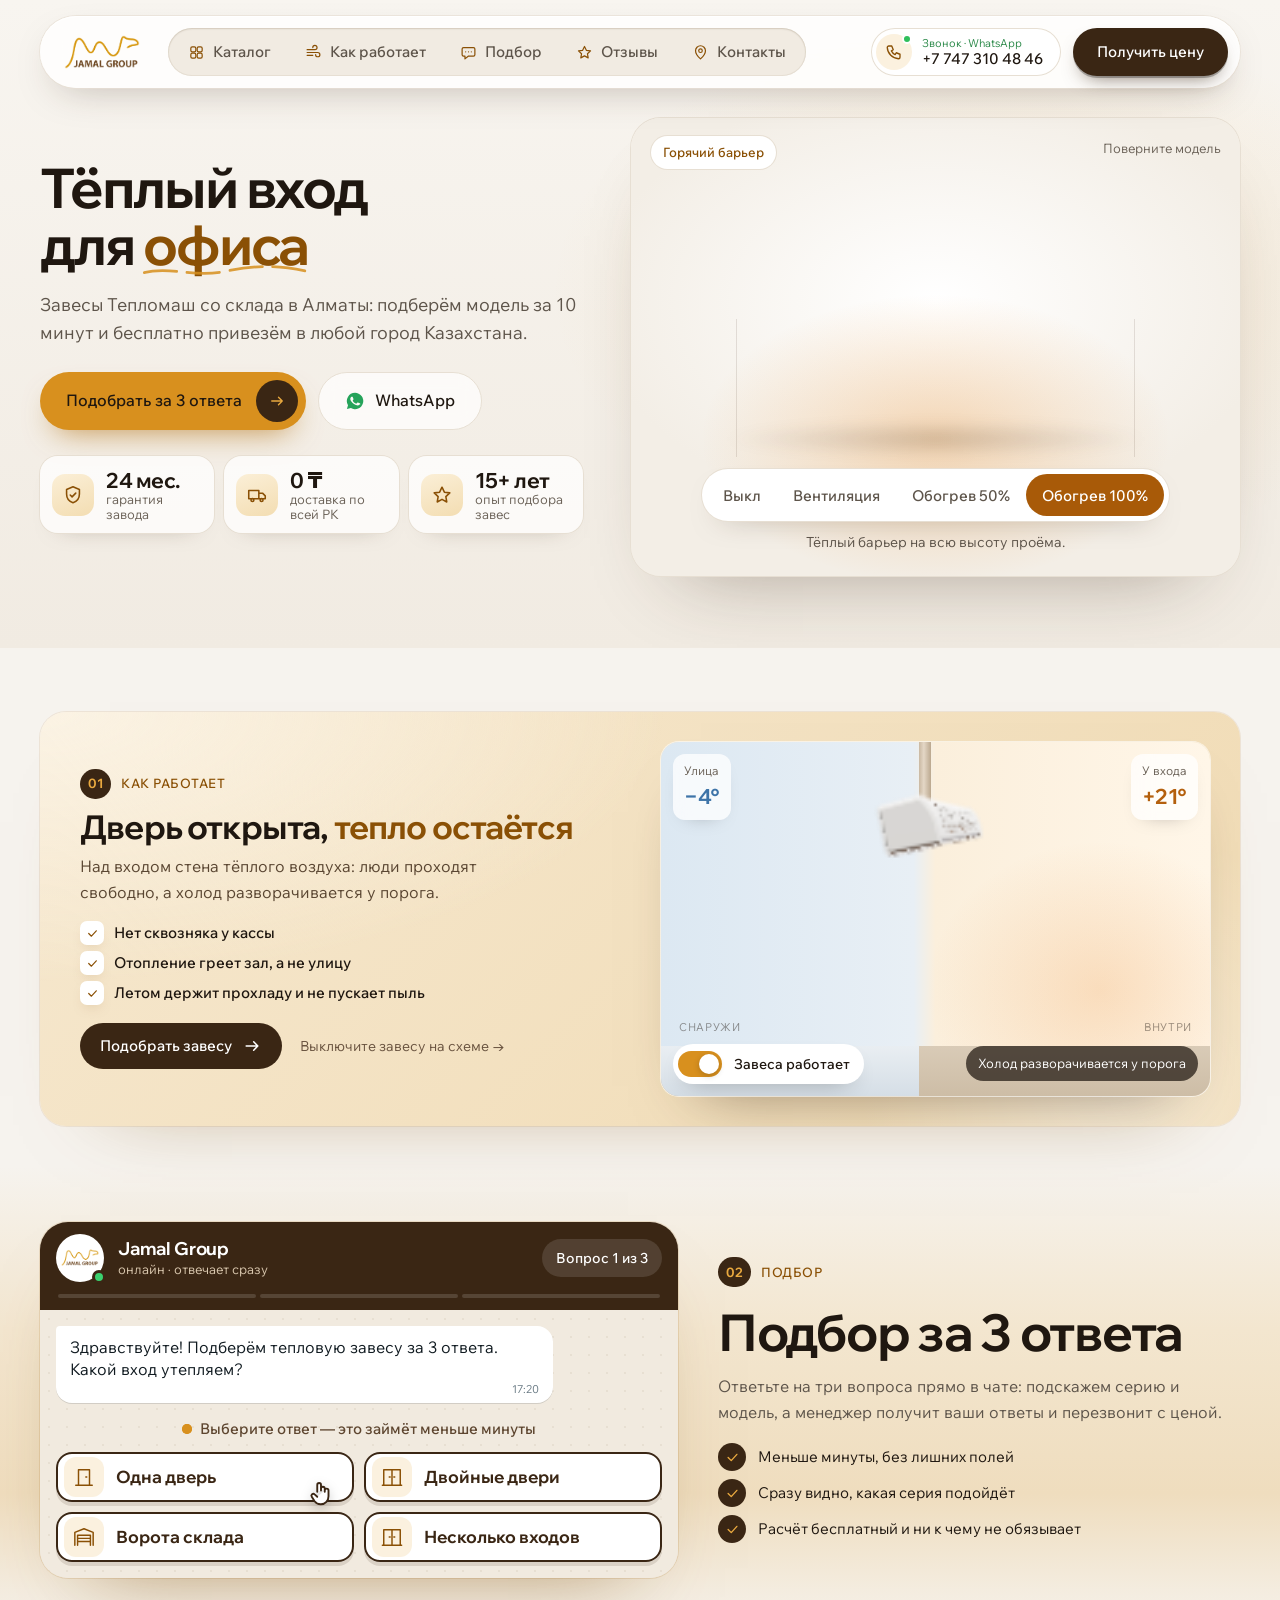
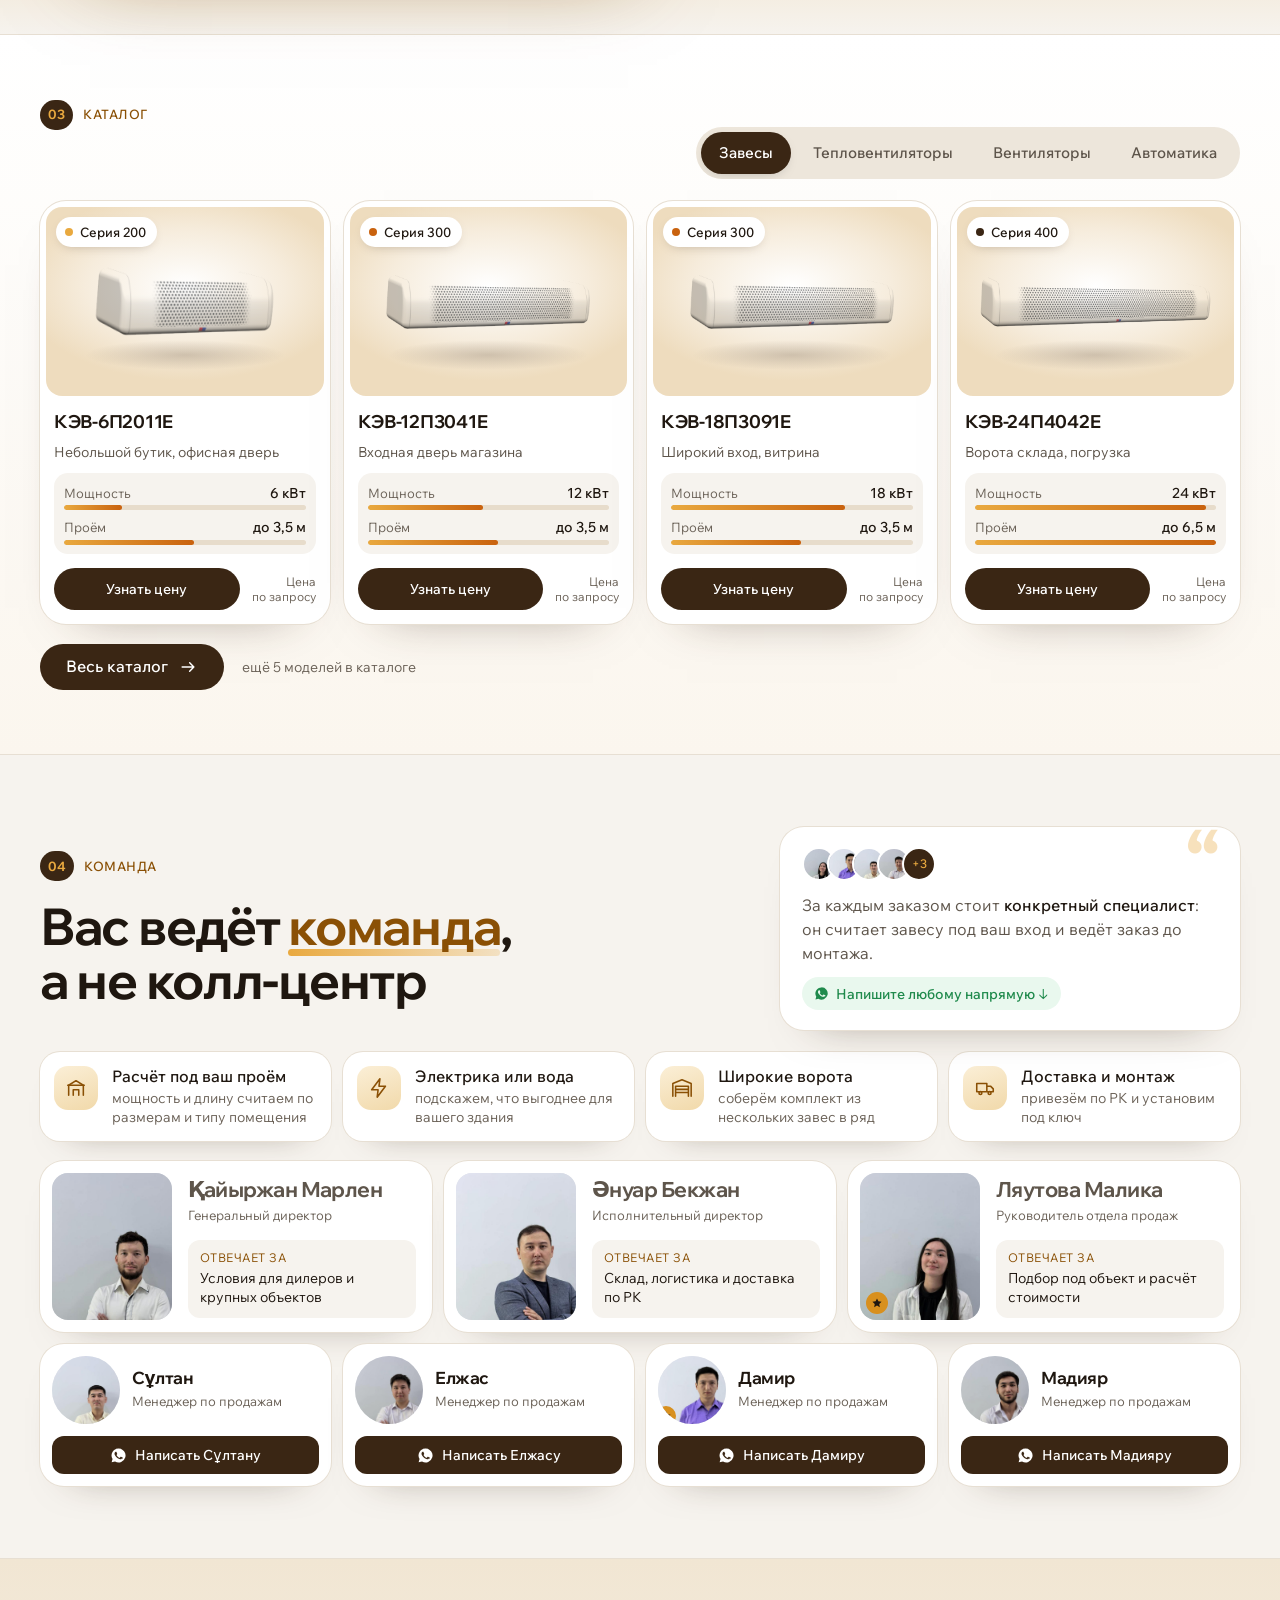
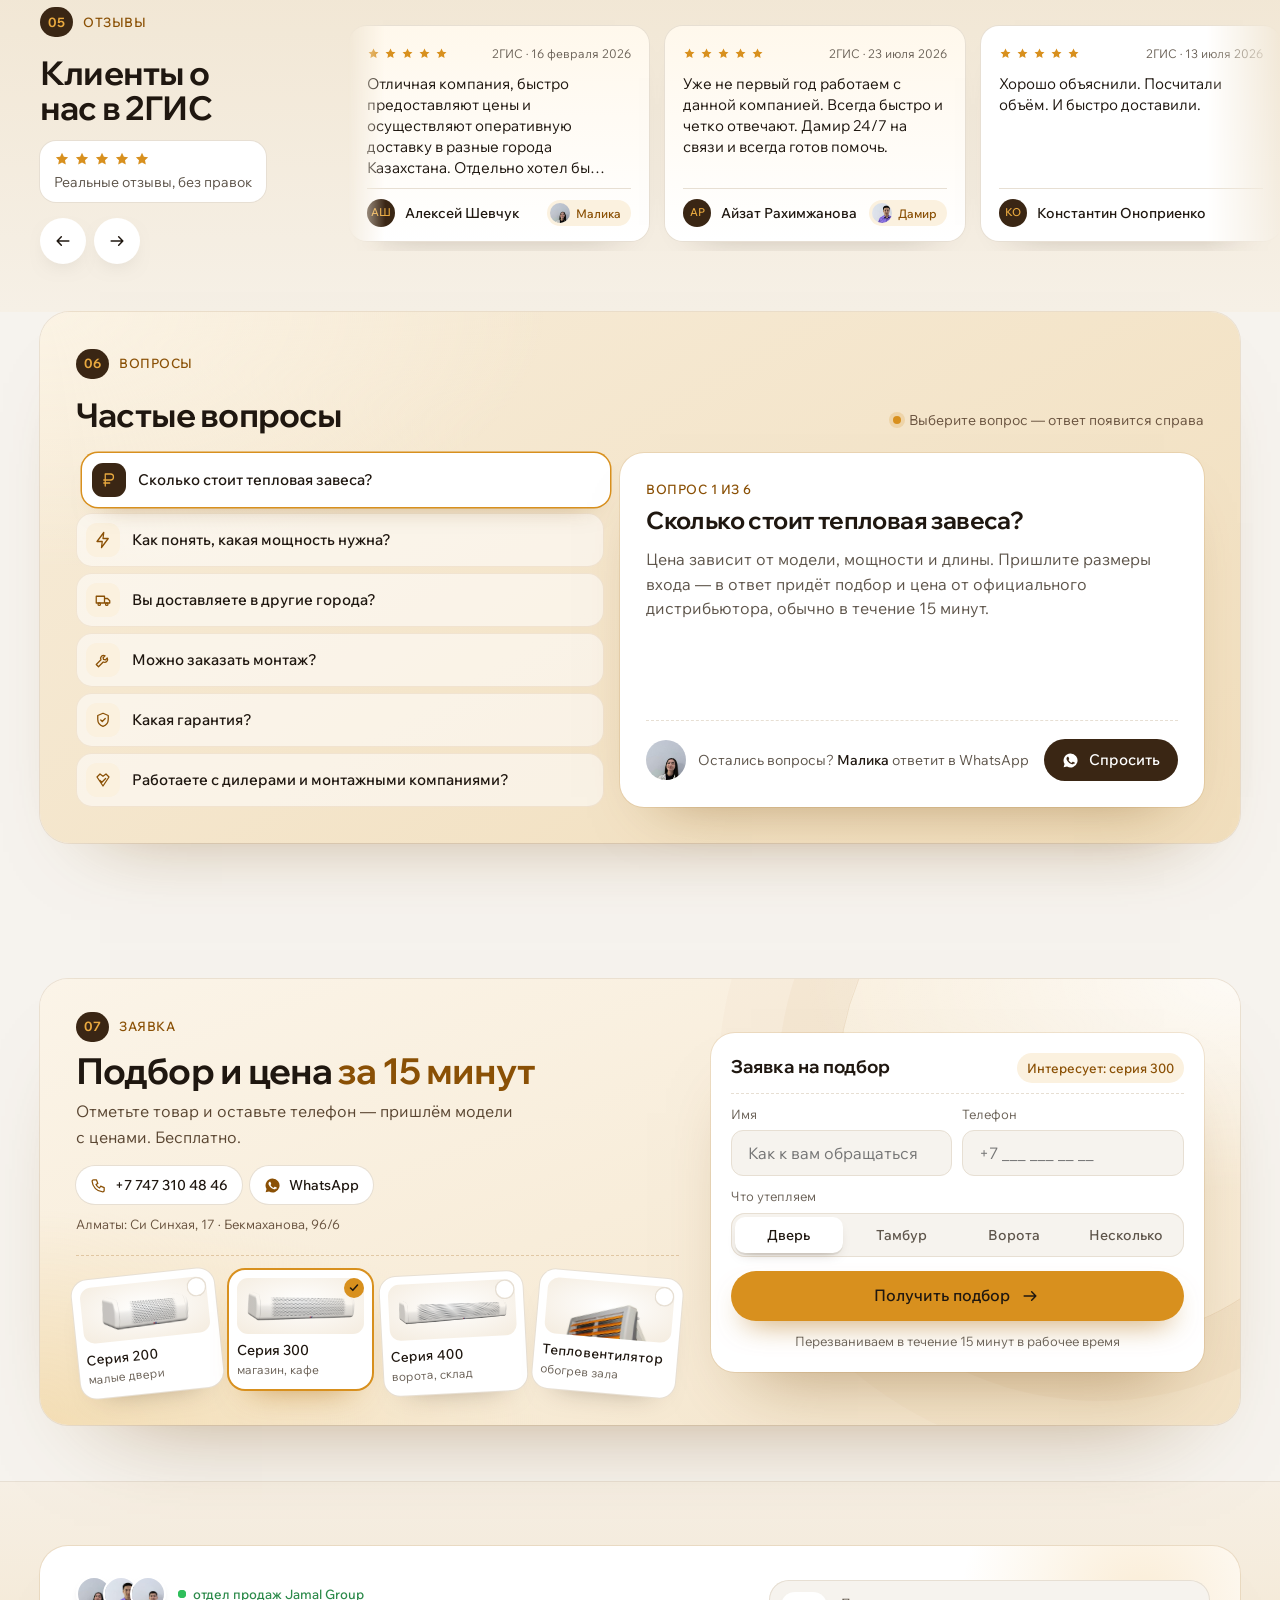
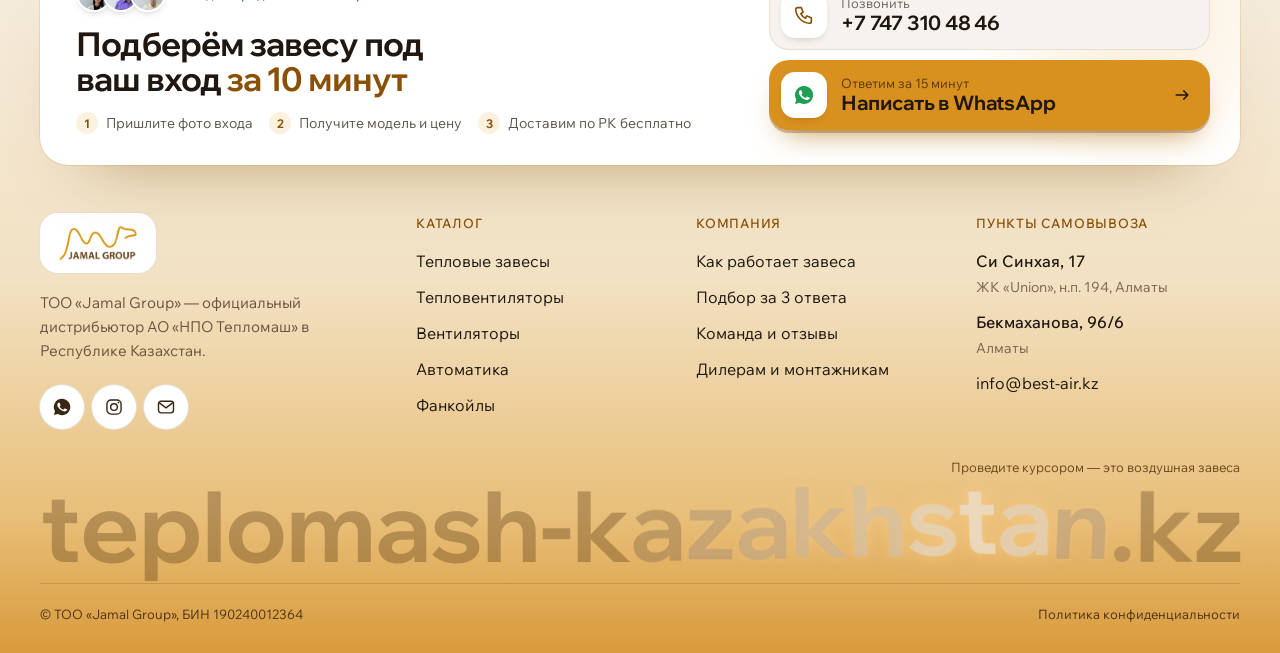
<file: v2/index.html>
<!doctype html>
<html lang="ru">
<head>
<meta charset="utf-8">
<meta name="viewport" content="width=device-width,initial-scale=1,viewport-fit=cover">
<title>Тепломаш Казахстан — тепловые завесы, шоурум и подбор</title>
<meta name="description" content="Тепловые завесы Тепломаш от официального дистрибьютора в Казахстане. Подбор за 10 минут, склад в Алматы, бесплатная доставка по РК, монтаж и гарантия 24 месяца.">
<link rel="preconnect" href="https://fonts.googleapis.com"><link rel="preconnect" href="https://fonts.gstatic.com" crossorigin>
<link href="https://fonts.googleapis.com/css2?family=Wix+Madefor+Display:wght@500;600;700&family=Wix+Madefor+Text:wght@400;500&display=swap" rel="stylesheet">
<link rel="stylesheet" href="/v2/style.css">
<script>document.documentElement.classList.add('js')</script>
</head>
<body>
<svg width="0" height="0" style="position:absolute" aria-hidden="true">
  <symbol id="i-wa" viewBox="0 0 24 24"><path fill="currentColor" d="M12 2.2a9.8 9.8 0 0 0-8.4 14.8L2.3 21.7l4.8-1.3A9.8 9.8 0 1 0 12 2.2Zm5.6 13.8c-.24.67-1.4 1.3-1.95 1.34-.5.05-1 .23-3.36-.7-2.84-1.12-4.63-4-4.77-4.2-.14-.18-1.14-1.52-1.14-2.9 0-1.38.72-2.05.98-2.34.25-.28.56-.35.75-.35h.53c.17 0 .4-.06.62.48l.9 2.18c.08.15.13.33.03.52l-.3.5-.45.5c-.15.15-.3.31-.13.6.17.3.76 1.25 1.63 2.03 1.12 1 2.07 1.3 2.36 1.46.3.15.47.12.64-.07l.96-1.12c.2-.3.4-.25.66-.15l2.1.99c.3.15.5.22.57.35.08.13.08.73-.17 1.4Z"/></symbol>
  <symbol id="i-arrow" viewBox="0 0 24 24"><path d="M5 12h14m-5-5 5 5-5 5" fill="none" stroke="currentColor" stroke-width="1.8" stroke-linecap="round" stroke-linejoin="round"/></symbol>
  <symbol id="i-left" viewBox="0 0 24 24"><path d="M19 12H5m5-5-5 5 5 5" fill="none" stroke="currentColor" stroke-width="1.8" stroke-linecap="round" stroke-linejoin="round"/></symbol>
  <symbol id="i-plus" viewBox="0 0 24 24"><path d="M12 5v14M5 12h14" stroke="currentColor" stroke-width="1.8" stroke-linecap="round"/></symbol>
  <symbol id="i-star" viewBox="0 0 24 24"><path fill="currentColor" d="m12 2.8 2.8 5.9 6.4.8-4.7 4.4 1.2 6.4L12 17.2l-5.7 3.1 1.2-6.4L2.8 9.5l6.4-.8z"/></symbol>
  <symbol id="i-menu" viewBox="0 0 24 24"><path d="M4 8h16M4 16h16" stroke="currentColor" stroke-width="1.8" stroke-linecap="round"/></symbol>
  <symbol id="i-x" viewBox="0 0 24 24"><path d="M6 6l12 12M18 6 6 18" stroke="currentColor" stroke-width="1.8" stroke-linecap="round"/></symbol>
  <symbol id="i-door" viewBox="0 0 24 24"><path d="M6 21V4h12v17M3 21h18M14 12h1" fill="none" stroke="currentColor" stroke-width="1.6" stroke-linecap="round" stroke-linejoin="round"/></symbol>
  <symbol id="i-doors" viewBox="0 0 24 24"><path d="M3 21V4h18v17M12 4v17M1.5 21h21M10 12h-1M14 12h1" fill="none" stroke="currentColor" stroke-width="1.6" stroke-linecap="round" stroke-linejoin="round"/></symbol>
  <symbol id="i-gate" viewBox="0 0 24 24"><path d="M2 21V7l10-4 10 4v14M5 21V10h14v11M5 13.5h14M5 17h14" fill="none" stroke="currentColor" stroke-width="1.6" stroke-linecap="round" stroke-linejoin="round"/></symbol>
  <symbol id="i-h1" viewBox="0 0 24 24"><path d="M9 21V11h6v10M4 21h16M19 11V3m-2 2 2-2 2 2" fill="none" stroke="currentColor" stroke-width="1.6" stroke-linecap="round" stroke-linejoin="round"/></symbol>
  <symbol id="i-h2" viewBox="0 0 24 24"><path d="M8 21V7h8v14M4 21h16M20 7V3m-2 2 2-2 2 2" fill="none" stroke="currentColor" stroke-width="1.6" stroke-linecap="round" stroke-linejoin="round"/></symbol>
  <symbol id="i-h3" viewBox="0 0 24 24"><path d="M5 21V3h12v18M2 21h18M5 9h12M5 15h12M21 9V3m-2 2 2-2 2 2" fill="none" stroke="currentColor" stroke-width="1.6" stroke-linecap="round" stroke-linejoin="round"/></symbol>
  <symbol id="i-bolt" viewBox="0 0 24 24"><path d="M13 2 4 14h7l-1 8 9-12h-7z" fill="none" stroke="currentColor" stroke-width="1.6" stroke-linejoin="round"/></symbol>
  <symbol id="i-drop" viewBox="0 0 24 24"><path d="M12 3s6 6.5 6 11a6 6 0 0 1-12 0c0-4.5 6-11 6-11Z" fill="none" stroke="currentColor" stroke-width="1.6" stroke-linejoin="round"/></symbol>
  <symbol id="i-fan" viewBox="0 0 24 24"><path d="M12 12c0-4 1-8 4-8s3 4-4 8Zm0 0c4 0 8 1 8 4s-4 3-8-4Zm0 0c0 4-1 8-4 8s-3-4 4-8Zm0 0c-4 0-8-1-8-4s4-3 8 4Z" fill="none" stroke="currentColor" stroke-width="1.5" stroke-linejoin="round"/></symbol>
  <symbol id="i-check" viewBox="0 0 24 24"><path d="m5 12 5 5 9-10" fill="none" stroke="currentColor" stroke-width="2.2" stroke-linecap="round" stroke-linejoin="round"/></symbol>
  <symbol id="i-phone" viewBox="0 0 24 24"><path d="M5 4h4l2 5-2.5 1.5a11 11 0 0 0 5 5L15 13l5 2v4a2 2 0 0 1-2 2A16 16 0 0 1 3 6a2 2 0 0 1 2-2" fill="none" stroke="currentColor" stroke-width="1.8" stroke-linejoin="round"/></symbol>
</svg>

<header class="hdr">
  <div class="wrap">
    <div class="pill">
      <a class="logo" href="/v2/" aria-label="Jamal Group — Тепломаш Казахстан"><img src="/img/logo.png" alt="Jamal Group" width="71" height="32"></a>
      <nav aria-label="Основное меню"><a href="/v2/catalog.html"><svg class="ni" viewBox="0 0 24 24"><rect x="4" y="4" width="7" height="7" rx="2"/><rect x="13" y="4" width="7" height="7" rx="2"/><rect x="4" y="13" width="7" height="7" rx="2"/><rect x="13" y="13" width="7" height="7" rx="2"/></svg><span>Каталог</span></a><a href="#inside"><svg class="ni" viewBox="0 0 24 24"><path d="M3 8h11a3 3 0 1 0-3-3M3 12h15a3 3 0 1 1-3 3M3 16h8"/></svg><span>Как работает</span></a><a href="#series"><svg class="ni" viewBox="0 0 24 24"><path d="M5 5h14a2 2 0 0 1 2 2v8a2 2 0 0 1-2 2h-7l-5 4v-4H5a2 2 0 0 1-2-2V7a2 2 0 0 1 2-2Z"/><path d="M8 11h.01M12 11h.01M16 11h.01"/></svg><span>Подбор</span></a><a href="#reviews"><svg class="ni" viewBox="0 0 24 24"><path d="m12 3.5 2.6 5.4 5.9.8-4.3 4.1 1 5.8L12 16.8l-5.2 2.8 1-5.8-4.3-4.1 5.9-.8Z"/></svg><span>Отзывы</span></a><a href="#contacts"><svg class="ni" viewBox="0 0 24 24"><path d="M12 21s-7-6.2-7-11.5a7 7 0 0 1 14 0C19 14.8 12 21 12 21Z"/><circle cx="12" cy="9.5" r="2.5"/></svg><span>Контакты</span></a></nav>
      <a class="tel" href="tel:+77473104846"><i><svg><use href="#i-phone"/></svg><em class="live" aria-hidden="true"></em></i><span class="tel-t"><small>Звонок · WhatsApp</small>+7 747 310 48 46</span></a>
      <a class="btn btn-ink btn-sm cta-hd" href="#lead"><span>Получить цену</span></a>
      <button class="burger" id="burger" aria-label="Меню" aria-expanded="false"><svg><use href="#i-menu"/></svg></button>
    </div>
  </div>
</header>
<div class="sheet" id="sheet" aria-hidden="true">
  <nav class="sm-list" aria-label="Меню"><a class="sm" href="/v2/catalog.html"><i><svg viewBox="0 0 24 24"><rect x="4" y="4" width="7" height="7" rx="2"/><rect x="13" y="4" width="7" height="7" rx="2"/><rect x="4" y="13" width="7" height="7" rx="2"/><rect x="13" y="13" width="7" height="7" rx="2"/></svg></i><span><b>Каталог</b><small>Завесы, тепловентиляторы, автоматика</small></span><em aria-hidden="true">→</em></a><a class="sm" href="#inside"><i><svg viewBox="0 0 24 24"><path d="M3 8h11a3 3 0 1 0-3-3M3 12h15a3 3 0 1 1-3 3M3 16h8"/></svg></i><span><b>Как работает</b><small>Схема: тепло остаётся внутри</small></span><em aria-hidden="true">→</em></a><a class="sm" href="#series"><i><svg viewBox="0 0 24 24"><path d="M5 5h14a2 2 0 0 1 2 2v8a2 2 0 0 1-2 2h-7l-5 4v-4H5a2 2 0 0 1-2-2V7a2 2 0 0 1 2-2Z"/><path d="M8 11h.01M12 11h.01M16 11h.01"/></svg></i><span><b>Подбор за 3 ответа</b><small>Чат: серия и модель за минуту</small></span><em aria-hidden="true">→</em></a><a class="sm" href="#reviews"><i><svg viewBox="0 0 24 24"><path d="m12 3.5 2.6 5.4 5.9.8-4.3 4.1 1 5.8L12 16.8l-5.2 2.8 1-5.8-4.3-4.1 5.9-.8Z"/></svg></i><span><b>Отзывы</b><small>Реальные отзывы из 2ГИС</small></span><em aria-hidden="true">→</em></a><a class="sm" href="#contacts"><i><svg viewBox="0 0 24 24"><path d="M12 21s-7-6.2-7-11.5a7 7 0 0 1 14 0C19 14.8 12 21 12 21Z"/><circle cx="12" cy="9.5" r="2.5"/></svg></i><span><b>Контакты</b><small>Адреса и телефоны в Алматы</small></span><em aria-hidden="true">→</em></a></nav>
  <a class="sm-promo" href="#series"><img src="/img/c300.png" alt=""><span><small>Не знаете, что выбрать?</small><b>Подберём завесу за 3 ответа</b></span><em aria-hidden="true">→</em></a>
  <div class="sm-team"><span class="sm-faces"><img src="/img/team/malika.jpg" alt=""><img src="/img/team/damir.jpg" alt=""><img src="/img/team/sultan.jpg" alt=""></span><span><b>Отдел продаж Jamal Group</b><small>Алматы: Си Синхая, 17 · Бекмаханова, 96/6</small></span></div>
  <div class="foot"><a class="btn btn-heat" href="https://wa.me/77473104846" target="_blank" rel="noopener"><svg><use href="#i-wa"/></svg>Написать в WhatsApp</a><a class="btn btn-ghost" href="tel:+77473104846"><svg><use href="#i-phone"/></svg>+7 747 310 48 46</a></div>
</div>

<main>
  <section class="show" id="show">
    <div class="wrap show-grid">
      <div class="show-copy">
        <h1 class="rv">Тёплый вход <span class="h1-l2">для <span class="rot" id="rot" aria-live="polite"><span class="rot-w">магазина</span><svg class="rot-air" viewBox="0 0 300 24" preserveAspectRatio="none" aria-hidden="true"><path d="M2 14 C 50 4, 90 22, 150 12 S 250 4, 298 12"/></svg></span></span></h1>
        <p class="lead rv d1">Завесы Тепломаш со склада в Алматы: подберём модель за 10 минут и бесплатно привезём в любой город Казахстана.</p>
        <div class="show-cta rv d2">
          <a class="btn btn-heat cta-hero" href="#series"><span>Подобрать за 3 ответа</span><i class="cta-ar"><svg><use href="#i-arrow"/></svg></i></a>
          <a class="btn btn-ghost wa-btn" href="https://wa.me/77473104846" target="_blank" rel="noopener"><svg><use href="#i-wa"/></svg>WhatsApp</a>
        </div>
        <div class="kpis rv d3">
          <div class="kp"><i><svg viewBox="0 0 24 24"><path d="M12 3 5 6v5c0 4.4 3 8.2 7 9.5 4-1.3 7-5.1 7-9.5V6l-7-3Z"/><path d="m9 12 2 2 4-4"/></svg></i><div><b><span data-to="24">24</span> мес.</b><span>гарантия завода</span></div></div>
          <div class="kp"><i><svg viewBox="0 0 24 24"><path d="M3 7h11v9H3zM14 10h4l3 3v3h-7"/><circle cx="7" cy="17.5" r="1.6"/><circle cx="17" cy="17.5" r="1.6"/></svg></i><div><b><span data-to="0">0</span> ₸</b><span>доставка по всей РК</span></div></div>
          <div class="kp"><i><svg viewBox="0 0 24 24"><path d="m12 3.5 2.6 5.4 5.9.8-4.3 4.1 1 5.8L12 16.8l-5.2 2.8 1-5.8-4.3-4.1 5.9-.8Z"/></svg></i><div><b><span data-to="15">15</span>+ лет</b><span>опыт подбора завес</span></div></div>
        </div>
      </div>
      <div class="show-card rv d1">
        <span class="mode-chip" id="doorT" aria-hidden="true"></span>
        <span class="drag-hint" aria-hidden="true">Поверните модель</span>
        <div class="stage">
          <div class="floor"></div>
          <div class="door" id="door" aria-hidden="true"></div>
          <canvas id="flow" aria-hidden="true"></canvas>
          <canvas id="model" aria-label="3D-модель тепловой завесы Тепломаш" role="img"></canvas>
        </div>
        <div class="remote">
          <div class="seg" role="radiogroup" aria-label="Режим работы завесы" id="seg">
            <span class="knob" id="knob"></span>
            <button role="radio" aria-checked="false" data-m="0">Выкл</button>
            <button role="radio" aria-checked="false" data-m="1">Вентиляция</button>
            <button role="radio" aria-checked="false" data-m="2"><span class="lg">Обогрев </span>50%</button>
            <button role="radio" aria-checked="true" data-m="3"><span class="lg">Обогрев </span>100%</button>
          </div>
          <p class="mode-cap" id="cap" aria-live="polite"></p>
        </div>
      </div>
    </div>
  </section>

  <section class="sec inside" id="inside">
    <div class="wrap">
      <div class="sell rv">
        <div class="sell-copy">
          <span class="kick"><b>01</b>Как работает</span>
          <h2 class="h2">Дверь открыта, <em>тепло остаётся</em></h2>
          <p class="lead">Над входом стена тёплого воздуха: люди проходят свободно, а холод разворачивается у порога.</p>
          <ul class="sell-list">
            <li><i><svg><use href="#i-check"/></svg></i><b>Нет сквозняка у кассы</b></li>
            <li><i><svg><use href="#i-check"/></svg></i><b>Отопление греет зал, а не улицу</b></li>
            <li><i><svg><use href="#i-check"/></svg></i><b>Летом держит прохладу и не пускает пыль</b></li>
          </ul>
          <div class="sell-cta"><a class="btn btn-ink" href="#series">Подобрать завесу <svg><use href="#i-arrow"/></svg></a><span>Выключите завесу на схеме →</span></div>
        </div>
        <div class="demo2" id="demo2">
          <div class="d2-out"><small>Улица</small><b id="d2Out">−4°</b></div>
          <div class="d2-in"><small>У входа</small><b id="d2In">+21°</b></div>
          <div class="d2-wall" aria-hidden="true"></div>
          <div class="d2-floor" aria-hidden="true"></div>
          <canvas id="d2Flow" aria-hidden="true"></canvas>
          <canvas id="d2Unit" aria-hidden="true"></canvas>
          <span class="d2-lab l" aria-hidden="true">снаружи</span><span class="d2-lab r" aria-hidden="true">внутри</span>
          <div class="d2-ui">
            <button class="d2-sw" id="d2Sw" role="switch" aria-checked="true"><span class="tr"></span><span id="d2Lab">Завеса работает</span></button>
            <span class="d2-note" id="d2Note">Холод разворачивается у порога</span>
          </div>
        </div>
      </div>
    </div>
  </section>

  <section class="sec" id="series">
    <div class="wrap">
      <div class="quiz" id="quiz">
        <div class="qz-intro">
          <span class="kick"><b>02</b>Подбор</span>
          <h2 class="h2 rv">Подбор за 3 ответа</h2>
          <p class="lead rv d1">Ответьте на три вопроса прямо в чате: подскажем серию и модель, а менеджер получит ваши ответы и перезвонит с ценой.</p>
          <ul class="qz-points rv d2">
            <li><i><svg><use href="#i-check"/></svg></i>Меньше минуты, без лишних полей</li>
            <li><i><svg><use href="#i-check"/></svg></i>Сразу видно, какая серия подойдёт</li>
            <li><i><svg><use href="#i-check"/></svg></i>Расчёт бесплатный и ни к чему не обязывает</li>
          </ul>
        </div>
        <div class="wa rv d1" id="wa">
          <div class="wa-head">
            <span class="wa-ava"><img src="/img/logo.png" alt=""><i></i></span>
            <div class="wa-who"><b>Jamal Group</b><span id="waStatus">онлайн · отвечает сразу</span></div>
            <span class="wa-step" id="waStep">Вопрос 1 из 3</span>
          </div>
          <div class="wa-prog" aria-hidden="true"><i></i><i></i><i></i>
          </div>
          <div class="wa-body" id="waBody" aria-live="polite"></div>
          <form class="wa-input" id="waForm" hidden novalidate>
            <input id="waInput" autocomplete="off" aria-label="Ваш ответ">
            <input type="text" name="company" tabindex="-1" autocomplete="off" class="hp" aria-hidden="true">
            <button type="submit" aria-label="Отправить"><svg viewBox="0 0 24 24"><path d="M4 12 20 4l-4 16-4-7-8-1Z" fill="currentColor"/></svg></button>
          </form>
        </div>
      </div>
    </div>
  </section>

  <section class="sec shelf" id="catalog">
    <div class="wrap">
      <div class="rail-head">
        <div><span class="kick"><b>03</b>Каталог</span><h2 class="h2 rv">Каталог Тепломаш</h2></div>
        <div class="cats" role="tablist" aria-label="Категории" id="cats"></div>
      </div>
      <div class="home-tiles" id="homeTiles"></div>
      <div class="home-more"><a class="btn btn-ink" href="/v2/catalog.html" id="homeMore">Весь каталог <svg><use href="#i-arrow"/></svg></a><span id="homeCount"></span></div>
    </div>
  </section>

  <section class="sec" id="people">
    <div class="wrap">
      <div class="team-top">
        <div>
          <span class="kick"><b>04</b>Команда</span>
          <h2 class="h2 rv">Вас ведёт <em class="hl">команда</em>,<br>а не колл-центр</h2>
        </div>
        <div class="team-note rv d1">
          <div class="tn-faces"><img src="/img/team/malika.jpg" alt=""><img src="/img/team/damir.jpg" alt=""><img src="/img/team/sultan.jpg" alt=""><img src="/img/team/elzhas.jpg" alt=""><span>+3</span></div>
          <p>За каждым заказом стоит <b>конкретный специалист</b>: он считает завесу под ваш вход и ведёт заказ до монтажа.</p>
          <span class="tn-tag"><svg><use href="#i-wa"/></svg>Напишите любому напрямую ↓</span>
        </div>
      </div>
      <div class="skills rv">
        <div class="sk"><i><svg viewBox="0 0 24 24"><path d="M4 20V9l8-5 8 5v11M9 20v-6h6v6"/><path d="M3 9h18"/></svg></i><div><b>Расчёт под ваш проём</b><span>мощность и длину считаем по размерам и типу помещения</span></div></div>
        <div class="sk"><i><svg viewBox="0 0 24 24"><path d="M13 2 4 14h7l-1 8 9-12h-7z"/></svg></i><div><b>Электрика или вода</b><span>подскажем, что выгоднее для вашего здания</span></div></div>
        <div class="sk"><i><svg viewBox="0 0 24 24"><path d="M2 21V7l10-4 10 4v14M5 21V10h14v11M5 13.5h14M5 17h14"/></svg></i><div><b>Широкие ворота</b><span>соберём комплект из нескольких завес в ряд</span></div></div>
        <div class="sk"><i><svg viewBox="0 0 24 24"><path d="M3 7h11v9H3zM14 10h4l3 3v3h-7"/><circle cx="7" cy="17.5" r="1.6"/><circle cx="17" cy="17.5" r="1.6"/></svg></i><div><b>Доставка и монтаж</b><span>привезём по РК и установим под ключ</span></div></div>
      </div>
      <div class="passes" id="passes"></div>
      <div class="pass-dots" id="passDots" aria-hidden="true"></div>
    </div>
    <div class="revs2" id="reviews">
      <div class="wrap revs2-in">
        <div class="revs2-side rv">
          <span class="kick"><b>05</b>Отзывы</span>
          <h2 class="h2">Клиенты о нас в 2ГИС</h2>
          <div class="revs2-score"><span class="stars" aria-hidden="true"><svg><use href="#i-star"/></svg><svg><use href="#i-star"/></svg><svg><use href="#i-star"/></svg><svg><use href="#i-star"/></svg><svg><use href="#i-star"/></svg></span><span>Реальные отзывы, без правок</span></div>
          <div class="rv-nav2"><button class="circ" id="rvL" aria-label="Предыдущие отзывы"><svg><use href="#i-left"/></svg></button><button class="circ" id="rvR" aria-label="Следующие отзывы"><svg><use href="#i-arrow"/></svg></button></div>
        </div>
        <div class="marq" id="marq" aria-label="Отзывы клиентов"></div>
      </div>
    </div>
  </section>

  <section class="sec" style="padding-top:0">
    <div class="wrap">
      <div class="faq3 rv">
        <div class="faq3-head">
          <div><span class="kick"><b>06</b>Вопросы</span><h2 class="h2">Частые вопросы</h2></div>
          <p class="faq3-hint">Выберите вопрос — ответ появится справа</p>
        </div>
        <div class="faq3-body">
          <div class="faq3-qs" id="faqQs" role="tablist" aria-label="Частые вопросы"></div>
          <div class="faq3-ans" id="faqAns" role="tabpanel" aria-live="polite"></div>
        </div>
      </div>
    </div>
  </section>

  <section class="sec" id="lead" style="padding-top:0">
    <div class="wrap">
      <div class="fin rv">
        <div class="fin-l">
          <span class="kick"><b>07</b>Заявка</span>
          <h2 class="h2">Подбор и цена <em>за 15 минут</em></h2>
          <p class="lead">Отметьте товар и оставьте телефон — пришлём модели с ценами. Бесплатно.</p>
          <div class="fin-c">
            <a href="tel:+77473104846"><svg><use href="#i-phone"/></svg>+7 747 310 48 46</a>
            <a href="https://wa.me/77473104846" target="_blank" rel="noopener"><svg><use href="#i-wa"/></svg>WhatsApp</a>
            <span>Алматы: Си Синхая, 17 · Бекмаханова, 96/6</span>
          </div>
          <div class="shelf2" id="shelf2" role="group" aria-label="Что интересует">
            <button type="button" aria-pressed="false" data-v="Завеса серии 200" style="--r:-6deg"><span class="s2-img"><img src="/img/c200.png" alt=""></span><b>Серия 200</b><small>малые двери</small></button>
            <button type="button" aria-pressed="true" data-v="Завеса серии 300" style="--r:2deg"><span class="s2-img"><img src="/img/c300.png" alt=""></span><b>Серия 300</b><small>магазин, кафе</small></button>
            <button type="button" aria-pressed="false" data-v="Завеса серии 400" style="--r:-3deg"><span class="s2-img"><img src="/img/c400.png" alt=""></span><b>Серия 400</b><small>ворота, склад</small></button>
            <button type="button" aria-pressed="false" data-v="Тепловентилятор" style="--r:5deg"><span class="s2-img ph"><img src="/img/heater.jpg" alt=""></span><b>Тепло&shy;вентилятор</b><small>обогрев зала</small></button>
          </div>
        </div>
        <form class="fin-form" id="form" novalidate>
          <div class="ff-head"><span>Заявка на подбор</span><span class="ff-pick" id="ffPick">Интересует: серия 300</span></div>
          <div class="ff-row"><div class="ff-f"><label for="fName">Имя</label><input id="fName" autocomplete="name" placeholder="Как к вам обращаться"></div>
          <div class="ff-f"><label for="fTel">Телефон</label><input id="fTel" type="tel" inputmode="tel" autocomplete="tel" placeholder="+7 ___ ___ __ __" required><p class="err" id="err">Укажите телефон, например +7 701 123 45 67</p></div></div>
          <div class="ff-f"><span class="lbl">Что утепляем</span><div class="ff-seg" id="fPlSeg" role="radiogroup" aria-label="Что утепляем"><button type="button" role="radio" aria-checked="true">Дверь</button><button type="button" role="radio" aria-checked="false">Тамбур</button><button type="button" role="radio" aria-checked="false">Ворота</button><button type="button" role="radio" aria-checked="false">Несколько</button></div><input type="hidden" id="fPl" value="Дверь"></div>
          <button class="btn btn-heat" type="submit">Получить подбор <svg><use href="#i-arrow"/></svg></button>
          <small>Перезваниваем в течение 15 минут в рабочее время</small>
          <div class="ok" role="status"><b>Спасибо, заявка принята.</b><br>Перезвоним в течение 15 минут. Быстрее всего — в WhatsApp: +7 747 310 48 46.</div>
        </form>
      </div>
    </div>
  </section>
</main>

<footer class="ftr" id="contacts">
  <div class="wrap">
    <div class="ftr-cta">
      <div class="fc-l">
        <div class="fc-mgr"><img src="/img/team/malika.jpg" alt=""><img src="/img/team/damir.jpg" alt=""><img src="/img/team/sultan.jpg" alt=""><span class="fc-on"><i></i>отдел продаж Jamal Group</span></div>
        <h2 class="ftr-h">Подберём завесу под ваш вход <em>за 10 минут</em></h2>
        <ul class="fc-steps"><li><b>1</b>Пришлите фото входа</li><li><b>2</b>Получите модель и цену</li><li><b>3</b>Доставим по РК бесплатно</li></ul>
      </div>
      <div class="fc-r">
        <a class="fc-tel" href="tel:+77473104846"><span class="fc-ic"><svg><use href="#i-phone"/></svg></span><span><small>Позвонить</small>+7 747 310 48 46</span></a>
        <a class="fc-wa" href="https://wa.me/77473104846?text=%D0%97%D0%B4%D1%80%D0%B0%D0%B2%D1%81%D1%82%D0%B2%D1%83%D0%B9%D1%82%D0%B5!%20%D0%9F%D0%BE%D0%B4%D0%B1%D0%B5%D1%80%D0%B8%D1%82%D0%B5%2C%20%D0%BF%D0%BE%D0%B6%D0%B0%D0%BB%D1%83%D0%B9%D1%81%D1%82%D0%B0%2C%20%D1%82%D0%B5%D0%BF%D0%BB%D0%BE%D0%B2%D1%83%D1%8E%20%D0%B7%D0%B0%D0%B2%D0%B5%D1%81%D1%83." target="_blank" rel="noopener"><span class="fc-ic"><svg><use href="#i-wa"/></svg></span><span><small>Ответим за 15 минут</small>Написать в WhatsApp</span><svg class="fc-ar"><use href="#i-arrow"/></svg></a>
      </div>
    </div>
    <div class="ft2">
      <div class="ft2-brand">
        <span class="ft2-logo"><img src="/img/logo.png" alt="Jamal Group" width="90" height="40"></span>
        <p>ТОО «Jamal Group» — официальный дистрибьютор АО «НПО Тепломаш» в Республике Казахстан.</p>
        <div class="ft2-soc"><a href="https://wa.me/77473104846" target="_blank" rel="noopener" aria-label="WhatsApp"><svg><use href="#i-wa"/></svg></a><a href="https://www.instagram.com/volcano_kazakhstan/" target="_blank" rel="noopener" aria-label="Instagram"><svg viewBox="0 0 24 24"><rect x="3.5" y="3.5" width="17" height="17" rx="5" fill="none" stroke="currentColor" stroke-width="1.7"/><circle cx="12" cy="12" r="4" fill="none" stroke="currentColor" stroke-width="1.7"/><circle cx="17.3" cy="6.7" r="1.1" fill="currentColor"/></svg></a><a href="mailto:info@best-air.kz" aria-label="Почта"><svg viewBox="0 0 24 24"><rect x="3" y="5" width="18" height="14" rx="3" fill="none" stroke="currentColor" stroke-width="1.7"/><path d="m4 7 8 6 8-6" fill="none" stroke="currentColor" stroke-width="1.7"/></svg></a></div>
      </div>
      <div><h4>Каталог</h4><ul><li><a href="/v2/catalog.html?c=curtains">Тепловые завесы</a></li><li><a href="/v2/catalog.html?c=heaters">Тепловентиляторы</a></li><li><a href="/v2/catalog.html?c=fans">Вентиляторы</a></li><li><a href="/v2/catalog.html?c=automation">Автоматика</a></li><li><a href="/v2/catalog.html?c=fancoils">Фанкойлы</a></li></ul></div>
      <div><h4>Компания</h4><ul><li><a href="/v2/#inside">Как работает завеса</a></li><li><a href="/v2/#series">Подбор за 3 ответа</a></li><li><a href="/v2/#people">Команда и отзывы</a></li><li><a href="/v2/#lead">Дилерам и монтажникам</a></li></ul></div>
      <div><h4>Пункты самовывоза</h4><ul class="ft2-addr"><li><b>Си Синхая, 17</b><span>ЖК «Union», н.п. 194, Алматы</span></li><li><b>Бекмаханова, 96/6</b><span>Алматы</span></li><li><a href="mailto:info@best-air.kz">info@best-air.kz</a></li></ul></div>
    </div>
    <div class="fdomain" id="fdomain" role="img" aria-label="teplomash-kazakhstan.kz">
      <canvas class="fd-air" aria-hidden="true"></canvas>
      <div class="fd-text" aria-hidden="true"></div>
      <span class="fd-hint" aria-hidden="true">Проведите курсором — это воздушная завеса</span>
    </div>
    <div class="fb2"><span>© ТОО «Jamal Group», БИН 190240012364</span><a href="#">Политика конфиденциальности</a></div>
  </div>
</footer>
<div class="mbar"><a class="btn btn-ghost" href="tel:+77473104846">Позвонить</a><a class="btn btn-heat" href="https://wa.me/77473104846" target="_blank" rel="noopener"><svg><use href="#i-wa"/></svg>WhatsApp</a></div>

<script src="/shared/data.js"></script>
<script src="/shared/curtain3d.js"></script>
<script src="/shared/airflow2.js"></script>
<script src="/v2/main.js"></script>
<script src="/v2/popup.js"></script>
</body>
</html>
</file>
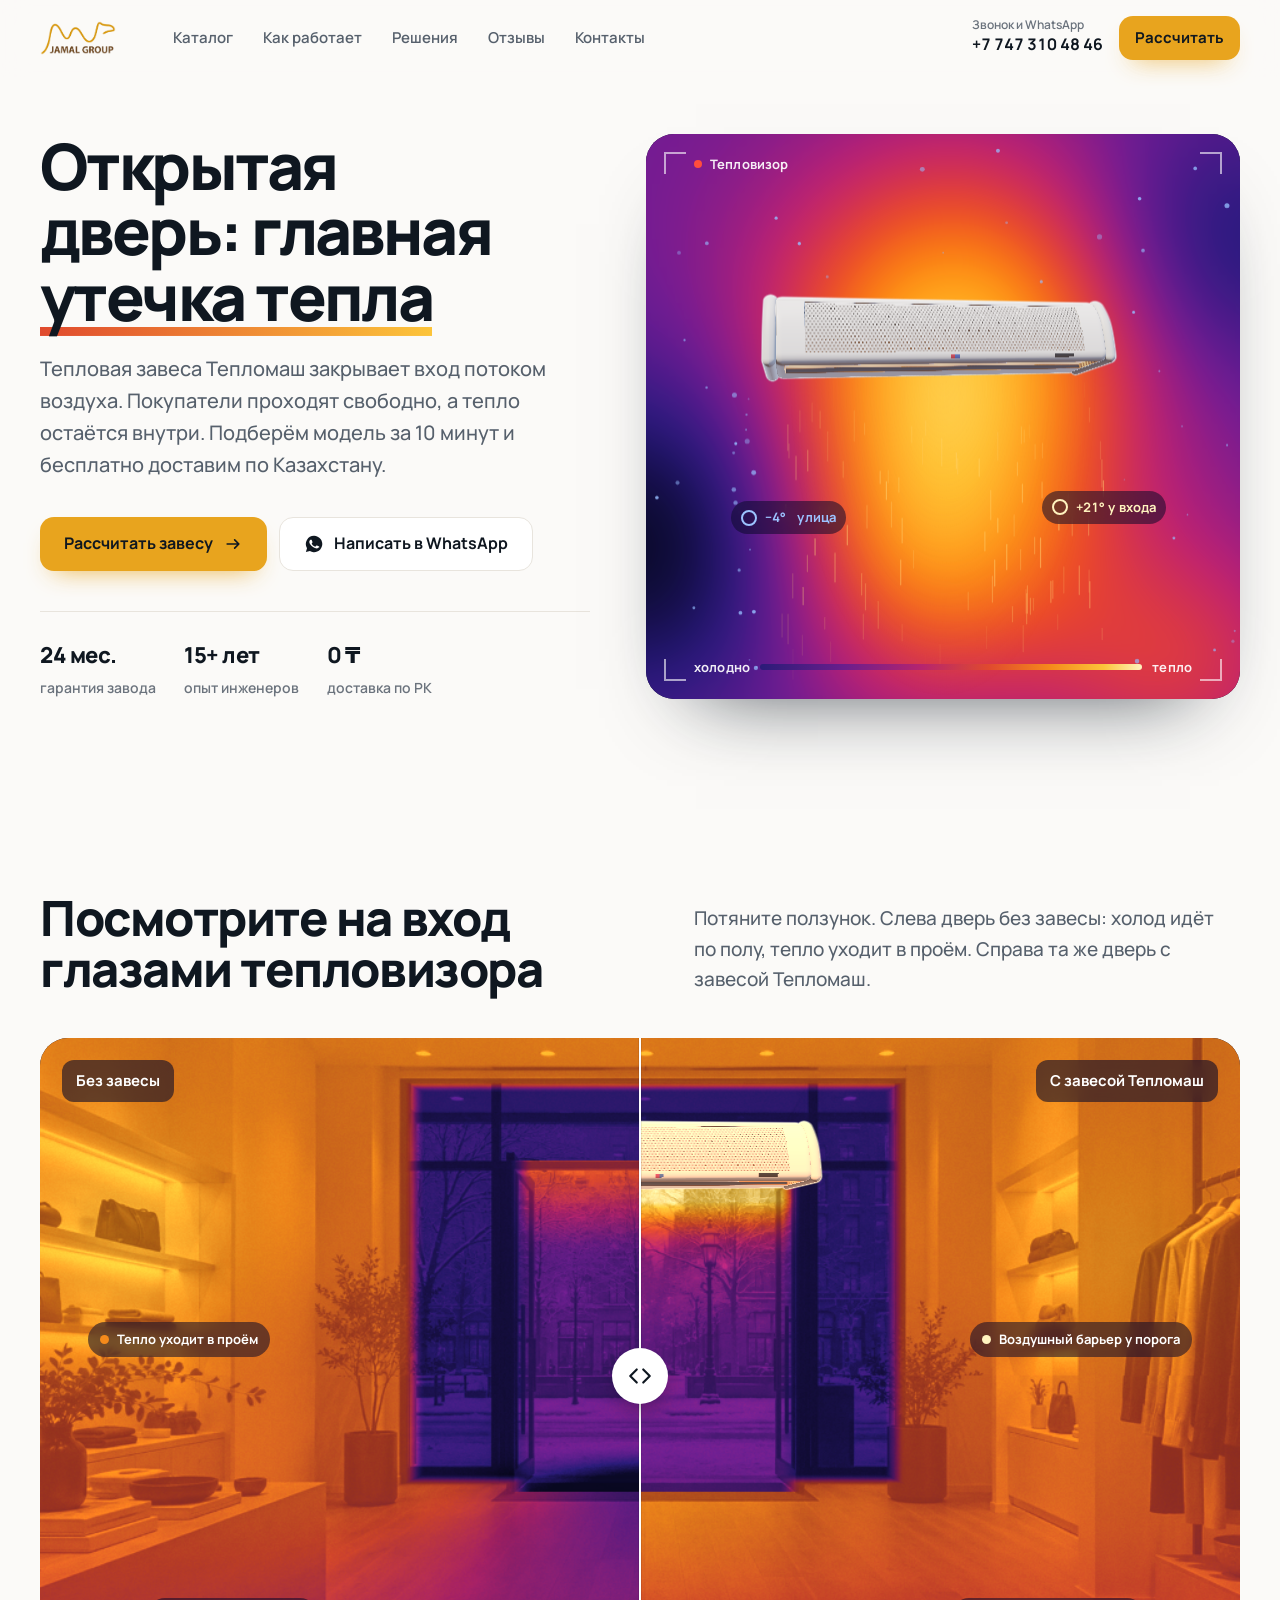
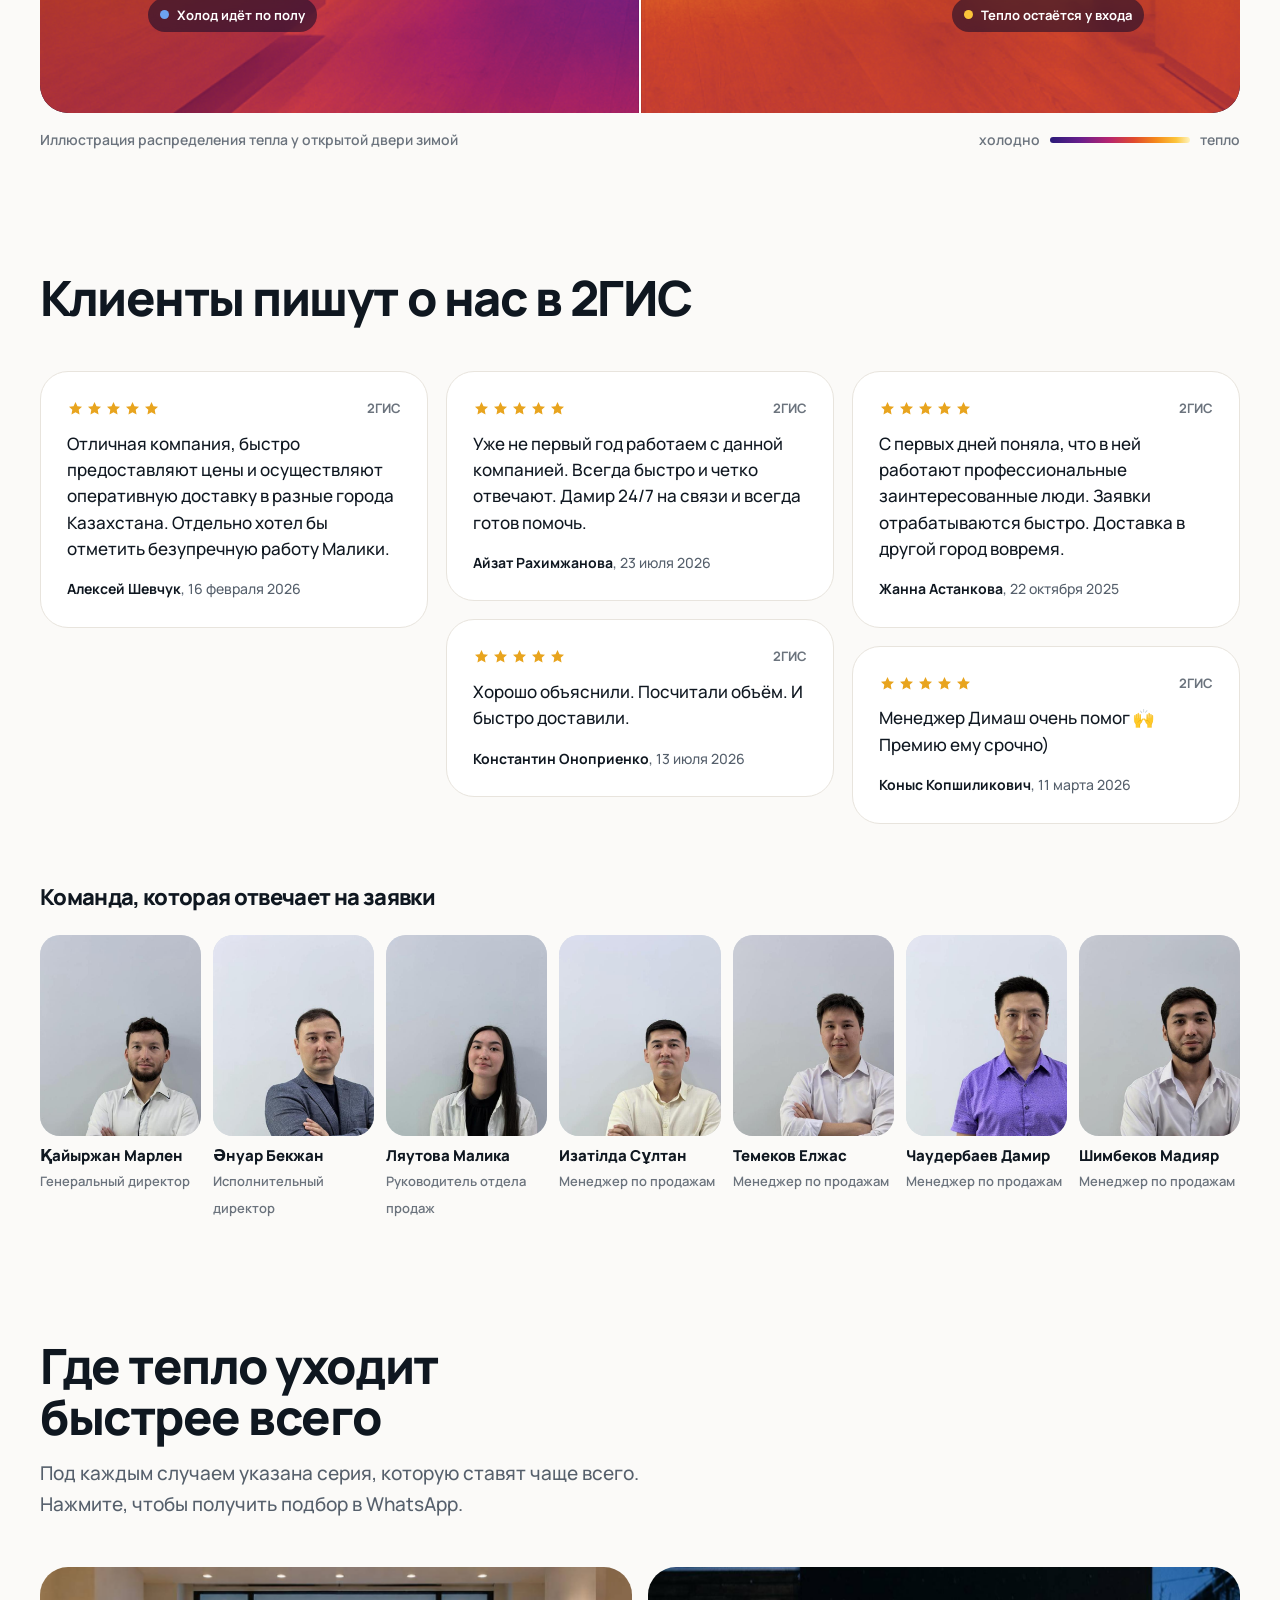
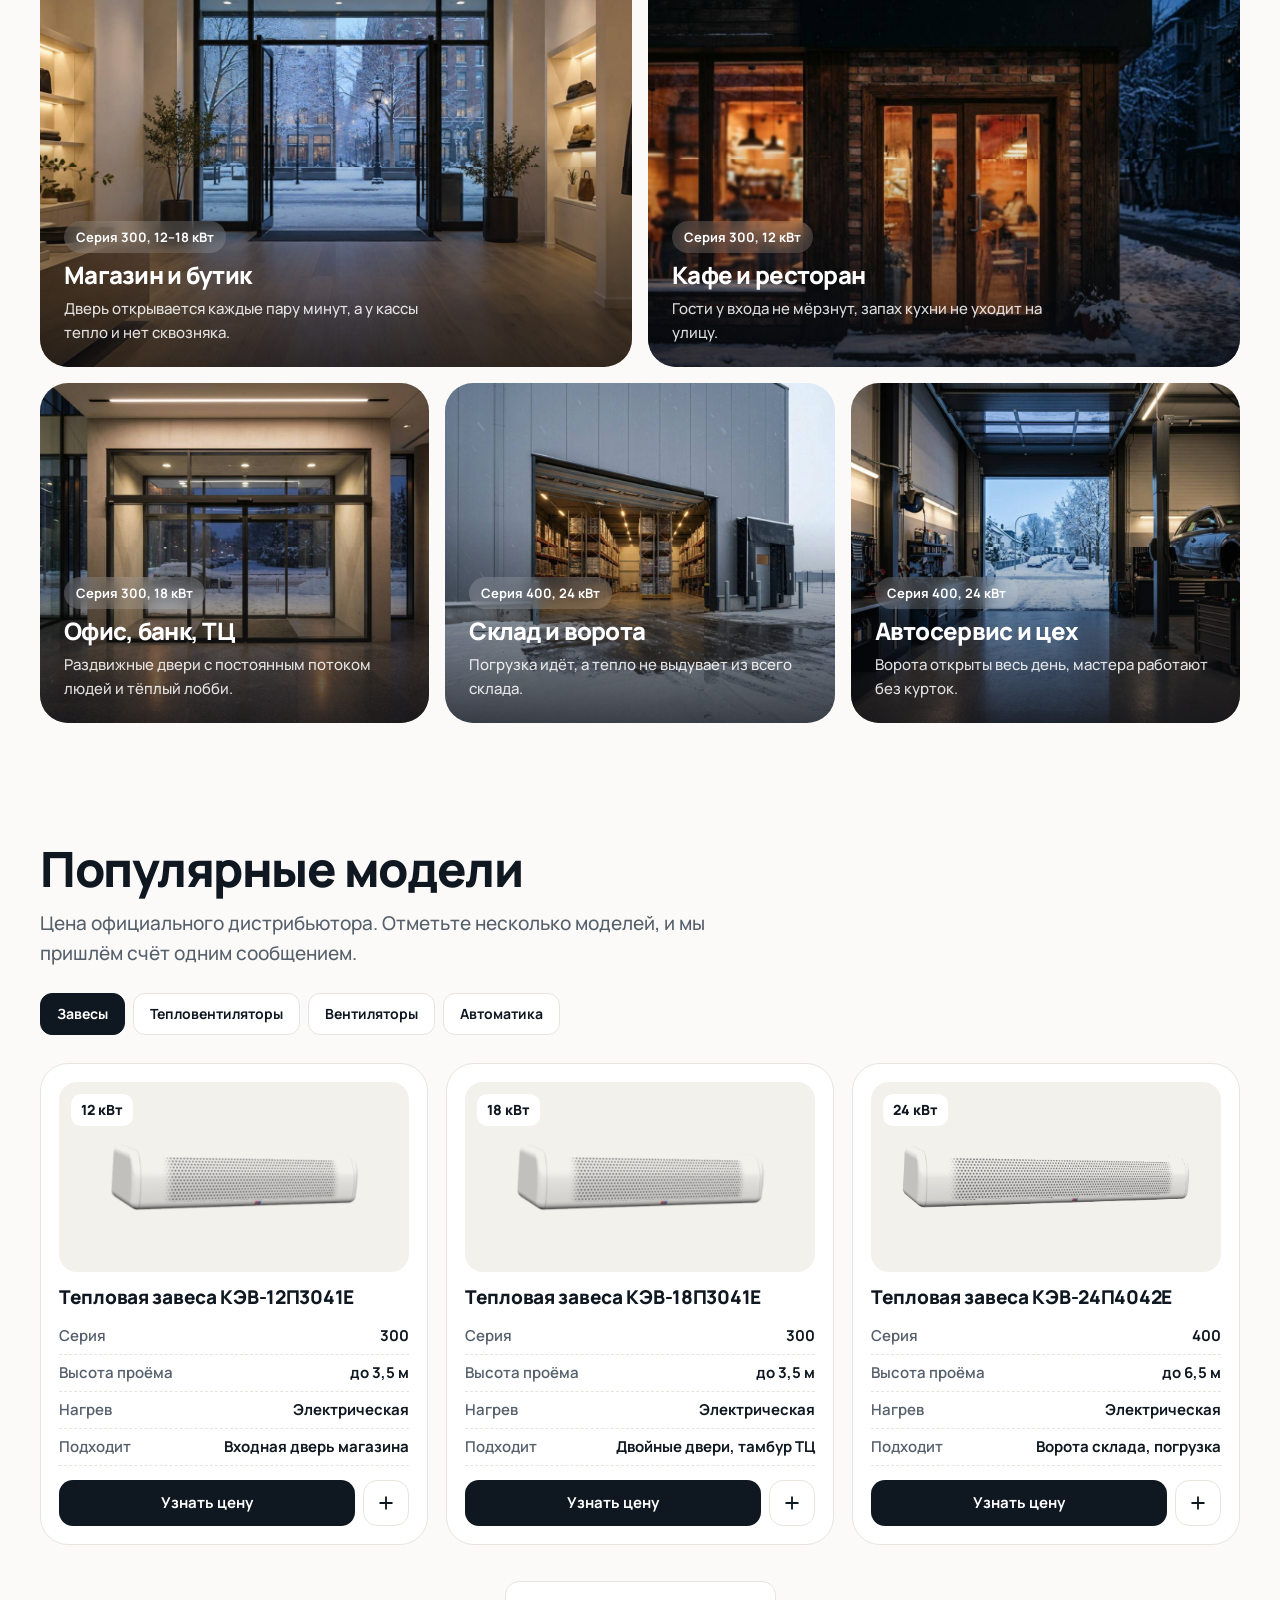
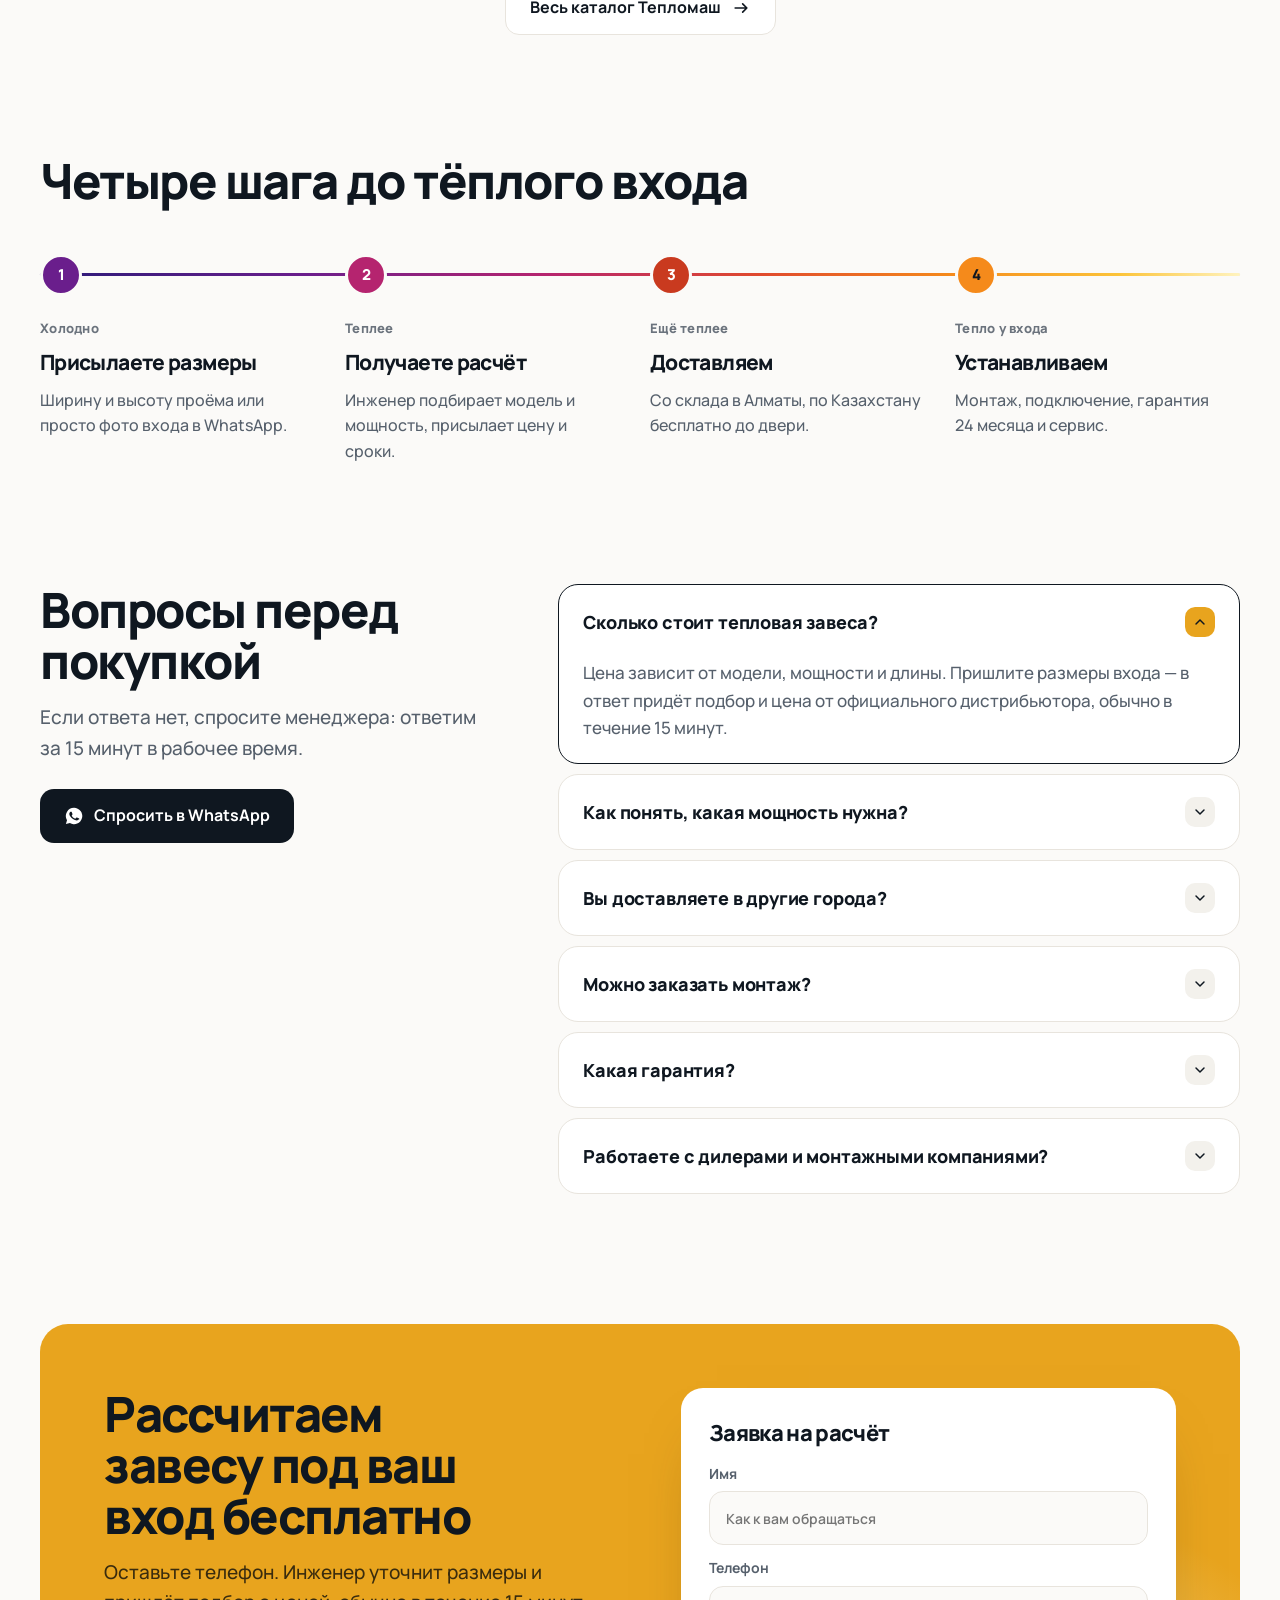
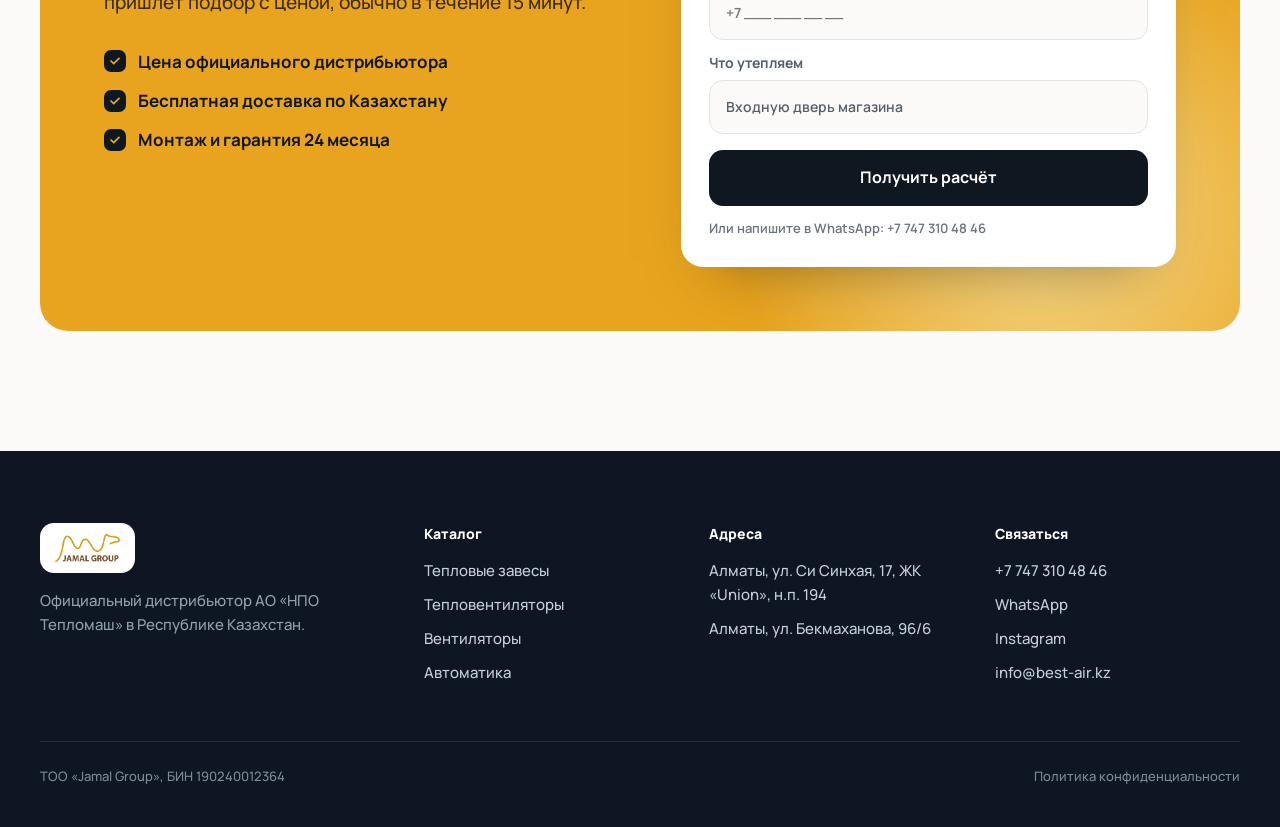
<file: v3/index.html>
<!doctype html>
<html lang="ru">
<head>
<meta charset="utf-8">
<meta name="viewport" content="width=device-width,initial-scale=1,viewport-fit=cover">
<title>Тепломаш Казахстан — тепловые завесы: тепло не уходит через дверь</title>
<meta name="description" content="Официальный дистрибьютор Тепломаш в Казахстане. Тепловые завесы, тепловентиляторы и вентиляторы со склада в Алматы. Подбор за 10 минут, доставка по РК бесплатно, гарантия 24 месяца.">
<link rel="preconnect" href="https://fonts.googleapis.com"><link rel="preconnect" href="https://fonts.gstatic.com" crossorigin>
<link href="https://fonts.googleapis.com/css2?family=Manrope:wght@500;600;700;800&display=swap" rel="stylesheet">
<link rel="stylesheet" href="/v3/style.css">
<script>document.documentElement.classList.add('js')</script>
</head>
<body>
<svg width="0" height="0" style="position:absolute" aria-hidden="true">
  <symbol id="i-wa" viewBox="0 0 24 24"><path fill="currentColor" d="M12 2.2a9.8 9.8 0 0 0-8.4 14.8L2.3 21.7l4.8-1.3A9.8 9.8 0 1 0 12 2.2Zm5.6 13.8c-.24.67-1.4 1.3-1.95 1.34-.5.05-1 .23-3.36-.7-2.84-1.12-4.63-4-4.77-4.2-.14-.18-1.14-1.52-1.14-2.9 0-1.38.72-2.05.98-2.34.25-.28.56-.35.75-.35h.53c.17 0 .4-.06.62.48l.9 2.18c.08.15.13.33.03.52l-.3.5-.45.5c-.15.15-.3.31-.13.6.17.3.76 1.25 1.63 2.03 1.12 1 2.07 1.3 2.36 1.46.3.15.47.12.64-.07l.96-1.12c.2-.3.4-.25.66-.15l2.1.99c.3.15.5.22.57.35.08.13.08.73-.17 1.4Z"/></symbol>
  <symbol id="i-arrow" viewBox="0 0 24 24"><path d="M5 12h14m-5-5 5 5-5 5" fill="none" stroke="currentColor" stroke-width="2" stroke-linecap="round" stroke-linejoin="round"/></symbol>
  <symbol id="i-drag" viewBox="0 0 24 24"><path d="M9 6 3 12l6 6M15 6l6 6-6 6" fill="none" stroke="currentColor" stroke-width="2" stroke-linecap="round" stroke-linejoin="round"/></symbol>
  <symbol id="i-down" viewBox="0 0 24 24"><path d="m6 9 6 6 6-6" fill="none" stroke="currentColor" stroke-width="2.2" stroke-linecap="round" stroke-linejoin="round"/></symbol>
  <symbol id="i-plus" viewBox="0 0 24 24"><path d="M12 5v14M5 12h14" stroke="currentColor" stroke-width="2.2" stroke-linecap="round"/></symbol>
  <symbol id="i-check" viewBox="0 0 24 24"><path d="m5 12 5 5 9-10" fill="none" stroke="currentColor" stroke-width="2.4" stroke-linecap="round" stroke-linejoin="round"/></symbol>
  <symbol id="i-star" viewBox="0 0 24 24"><path fill="currentColor" d="m12 2.8 2.8 5.9 6.4.8-4.7 4.4 1.2 6.4L12 17.2l-5.7 3.1 1.2-6.4L2.8 9.5l6.4-.8z"/></symbol>
  <symbol id="i-menu" viewBox="0 0 24 24"><path d="M4 7h16M4 12h16M4 17h10" stroke="currentColor" stroke-width="2" stroke-linecap="round"/></symbol>
  <symbol id="i-x" viewBox="0 0 24 24"><path d="M6 6l12 12M18 6 6 18" stroke="currentColor" stroke-width="2" stroke-linecap="round"/></symbol>
</svg>

<header class="hdr" id="hdr">
  <div class="wrap">
    <a class="logo" href="/v3/" aria-label="Jamal Group — Тепломаш Казахстан"><img src="/img/logo.png" alt="Jamal Group" width="75" height="34"></a>
    <nav class="nav" aria-label="Основное меню"><a href="/v3/catalog.html">Каталог</a><a href="#thermal">Как работает</a><a href="#where">Решения</a><a href="#reviews">Отзывы</a><a href="#lead">Контакты</a></nav>
    <div class="hdr-r">
      <a class="tel" href="tel:+77473104846"><small>Звонок и WhatsApp</small>+7 747 310 48 46</a>
      <a class="btn btn-gold btn-sm" href="#lead">Рассчитать</a>
      <button class="burger" id="burger" aria-label="Меню" aria-expanded="false"><svg><use href="#i-menu"/></svg></button>
    </div>
  </div>
</header>
<div class="sheet" id="sheet" aria-hidden="true">
  <a class="big" href="/v3/catalog.html">Каталог</a><a class="big" href="#thermal">Как работает</a><a class="big" href="#where">Решения</a><a class="big" href="#reviews">Отзывы</a><a class="big" href="#lead">Контакты</a>
  <div class="foot"><a class="btn btn-gold" href="https://wa.me/77473104846" target="_blank" rel="noopener"><svg><use href="#i-wa"/></svg>Написать в WhatsApp</a><a class="btn btn-line" href="tel:+77473104846">+7 747 310 48 46</a></div>
</div>

<main>
  <section class="hero">
    <div class="wrap">
      <div>
        <h1 class="rv">Открытая дверь: главная <em>утечка тепла</em></h1>
        <p class="lead rv d1">Тепловая завеса Тепломаш закрывает вход потоком воздуха. Покупатели проходят свободно, а тепло остаётся внутри. Подберём модель за 10 минут и бесплатно доставим по Казахстану.</p>
        <div class="hero-cta rv d2">
          <a class="btn btn-gold" href="#lead">Рассчитать завесу <svg><use href="#i-arrow"/></svg></a>
          <a class="btn btn-line" href="https://wa.me/77473104846" target="_blank" rel="noopener"><svg><use href="#i-wa"/></svg>Написать в WhatsApp</a>
        </div>
        <div class="hero-facts rv d3">
          <div><b>24 мес.</b><span>гарантия завода</span></div>
          <div><b>15+ лет</b><span>опыт инженеров</span></div>
          <div><b>0 ₸</b><span>доставка по РК</span></div>
        </div>
      </div>
      <div class="cam rv d1" id="cam" aria-label="Тепловая завеса Тепломаш в тепловизоре" role="img">
        <canvas class="haze" id="haze"></canvas>
        <canvas class="f" id="camFlow"></canvas>
        <canvas class="u" id="camUnit"></canvas>
        <div class="hud" aria-hidden="true">
          <span class="c tl"></span><span class="c tr"></span><span class="c bl"></span><span class="c br"></span>
          <span class="rec"><i></i>Тепловизор</span>
          <span class="mark m1"><span id="camOut">−4°</span>&nbsp;улица</span>
          <span class="mark m2">+21° у входа</span>
          <span class="scale"><span>холодно</span><span class="bar"></span><span>тепло</span></span>
        </div>
      </div>
    </div>
  </section>

  <section class="sec" id="thermal">
    <div class="wrap">
      <div class="cmp-head">
        <h2 class="h2 rv">Посмотрите на вход глазами тепловизора</h2>
        <p class="lead rv d1">Потяните ползунок. Слева дверь без завесы: холод идёт по полу, тепло уходит в проём. Справа та же дверь с завесой Тепломаш.</p>
      </div>
      <div class="cmp rv" id="cmp" style="--x:50%">
        <div class="before"><canvas id="thA" aria-hidden="true"></canvas>
          <span class="note" style="left:9%;bottom:12%"><i style="background:#6DA2F0"></i>Холод идёт по полу</span>
          <span class="note" style="left:4%;top:42%"><i style="background:#F58A1B"></i>Тепло уходит в проём</span>
        </div>
        <div class="after" id="after"><canvas id="thB" aria-hidden="true"></canvas><canvas class="u" id="cmpUnit" aria-hidden="true"></canvas>
          <span class="note" style="right:8%;bottom:12%"><i style="background:#FCC43A"></i>Тепло остаётся у входа</span>
          <span class="note" style="right:4%;top:42%"><i style="background:#FFF3BF"></i>Воздушный барьер у порога</span>
        </div>
        <span class="lab l">Без завесы</span><span class="lab r">С завесой Тепломаш</span>
        <div class="handle" id="handle"><button class="knob" id="knob" aria-label="Сравнить: перетащите влево или вправо" role="slider" aria-valuemin="0" aria-valuemax="100" aria-valuenow="50"><svg><use href="#i-drag"/></svg></button></div>
      </div>
      <div class="cmp-cap"><span>Иллюстрация распределения тепла у открытой двери зимой</span><span class="legend">холодно <span class="tline"></span> тепло</span></div>
    </div>
  </section>

  <section class="sec" id="reviews" style="padding-top:0">
    <div class="wrap">
      <h2 class="h2 rv">Клиенты пишут о нас в 2ГИС</h2>
      <div class="revs" id="revs"></div>
      <div class="team-h"><h3>Команда, которая отвечает на заявки</h3></div><div class="team" id="team" aria-label="Команда Jamal Group"></div>
    </div>
  </section>

  <section class="sec" id="where" style="padding-top:0">
    <div class="wrap">
      <h2 class="h2 rv" style="max-width:20ch">Где тепло уходит быстрее всего</h2>
      <p class="lead rv d1" style="margin-top:16px">Под каждым случаем указана серия, которую ставят чаще всего. Нажмите, чтобы получить подбор в WhatsApp.</p>
      <div class="scn" id="scn"></div>
    </div>
  </section>

  <section class="sec" style="padding-top:0">
    <div class="wrap">
      <div class="prod-head">
        <div><h2 class="h2 rv">Популярные модели</h2><p class="lead rv d1" style="margin-top:14px">Цена официального дистрибьютора. Отметьте несколько моделей, и мы пришлём счёт одним сообщением.</p></div>
        <div class="chips" role="tablist" aria-label="Категории" id="chips"></div>
      </div>
      <div class="pgrid" id="pgrid"></div>
      <div style="display:flex;justify-content:center;margin-top:36px"><a class="btn btn-line" href="/v3/catalog.html">Весь каталог Тепломаш <svg><use href="#i-arrow"/></svg></a></div>
    </div>
  </section>

  <section class="sec" style="padding-top:0">
    <div class="wrap">
      <h2 class="h2 rv">Четыре шага до тёплого входа</h2>
      <div class="steps" id="steps">
        <div class="stp rv"><span class="n">1</span><span class="tmp">Холодно</span><h3>Присылаете размеры</h3><p>Ширину и высоту проёма или просто фото входа в WhatsApp.</p></div>
        <div class="stp rv d1"><span class="n">2</span><span class="tmp">Теплее</span><h3>Получаете расчёт</h3><p>Инженер подбирает модель и мощность, присылает цену и сроки.</p></div>
        <div class="stp rv d2"><span class="n">3</span><span class="tmp">Ещё теплее</span><h3>Доставляем</h3><p>Со склада в Алматы, по Казахстану бесплатно до двери.</p></div>
        <div class="stp rv d3"><span class="n">4</span><span class="tmp">Тепло у входа</span><h3>Устанавливаем</h3><p>Монтаж, подключение, гарантия 24 месяца и сервис.</p></div>
      </div>
    </div>
  </section>


  <section class="sec" style="padding-top:0">
    <div class="wrap faqw">
      <div class="side"><h2 class="h2 rv">Вопросы перед покупкой</h2><p class="lead rv d1" style="margin-top:16px">Если ответа нет, спросите менеджера: ответим за 15 минут в рабочее время.</p><a class="btn btn-ink rv d2" style="margin-top:26px" href="https://wa.me/77473104846" target="_blank" rel="noopener"><svg><use href="#i-wa"/></svg>Спросить в WhatsApp</a></div>
      <div id="faq"></div>
    </div>
  </section>

  <section id="lead">
    <div class="wrap">
      <div class="lead-box rv">
        <div>
          <h2 class="h2">Рассчитаем завесу под ваш вход бесплатно</h2>
          <p class="lead" style="margin-top:16px">Оставьте телефон. Инженер уточнит размеры и пришлёт подбор с ценой, обычно в течение 15 минут.</p>
          <ul><li>Цена официального дистрибьютора</li><li>Бесплатная доставка по Казахстану</li><li>Монтаж и гарантия 24 месяца</li></ul>
        </div>
        <form class="form" id="form" novalidate>
          <h3>Заявка на расчёт</h3>
          <label for="fN">Имя<input id="fN" autocomplete="name" placeholder="Как к вам обращаться"></label>
          <label for="fT">Телефон<input id="fT" type="tel" inputmode="tel" autocomplete="tel" placeholder="+7 ___ ___ __ __" required></label>
          <p class="err">Укажите телефон, например +7 701 123 45 67</p>
          <label for="fP">Что утепляем<select id="fP"><option>Входную дверь магазина</option><option>Вход кафе или офиса</option><option>Ворота склада</option><option>Цех или автосервис</option><option>Несколько входов</option></select></label>
          <button class="btn btn-ink" type="submit">Получить расчёт</button>
          <small>Или напишите в WhatsApp: +7 747 310 48 46</small>
          <div class="ok" role="status"><b>Заявка принята.</b> Инженер перезвонит в течение 15 минут в рабочее время.</div>
        </form>
      </div>
    </div>
  </section>
</main>

<footer>
  <div class="wrap">
    <div class="ft">
      <div><span class="logo-w"><img src="/img/logo.png" alt="Jamal Group"></span><p style="margin-top:16px;font-size:15px;max-width:34ch;color:#93A0AE">Официальный дистрибьютор АО «НПО Тепломаш» в Республике Казахстан.</p></div>
      <div><h4>Каталог</h4><ul><li><a href="/v3/catalog.html?c=curtains">Тепловые завесы</a></li><li><a href="/v3/catalog.html?c=heaters">Тепловентиляторы</a></li><li><a href="/v3/catalog.html?c=fans">Вентиляторы</a></li><li><a href="/v3/catalog.html?c=automation">Автоматика</a></li></ul></div>
      <div><h4>Адреса</h4><ul><li>Алматы, ул. Си Синхая, 17, ЖК «Union», н.п. 194</li><li>Алматы, ул. Бекмаханова, 96/6</li></ul></div>
      <div><h4>Связаться</h4><ul><li><a href="tel:+77473104846">+7 747 310 48 46</a></li><li><a href="https://wa.me/77473104846" target="_blank" rel="noopener">WhatsApp</a></li><li><a href="https://www.instagram.com/volcano_kazakhstan/" target="_blank" rel="noopener">Instagram</a></li><li><a href="mailto:info@best-air.kz">info@best-air.kz</a></li></ul></div>
    </div>
    <div class="fb"><span>ТОО «Jamal Group», БИН 190240012364</span><a href="#">Политика конфиденциальности</a></div>
  </div>
</footer>

<div class="rq" id="rq" aria-live="polite"><div><b id="rqN">0 моделей</b><br><span>в листе запроса</span></div><a class="btn btn-gold" id="rqSend" href="#" target="_blank" rel="noopener"><svg><use href="#i-wa"/></svg>Отправить в WhatsApp</a></div>
<div class="mbar"><a class="btn btn-line" href="tel:+77473104846">Позвонить</a><a class="btn btn-gold" href="https://wa.me/77473104846" target="_blank" rel="noopener"><svg><use href="#i-wa"/></svg>WhatsApp</a></div>

<script src="/shared/data.js"></script>
<script src="/shared/curtain3d.js"></script>
<script src="/shared/airflow.js"></script>
<script src="/v3/main.js"></script>
</body>
</html>
</file>
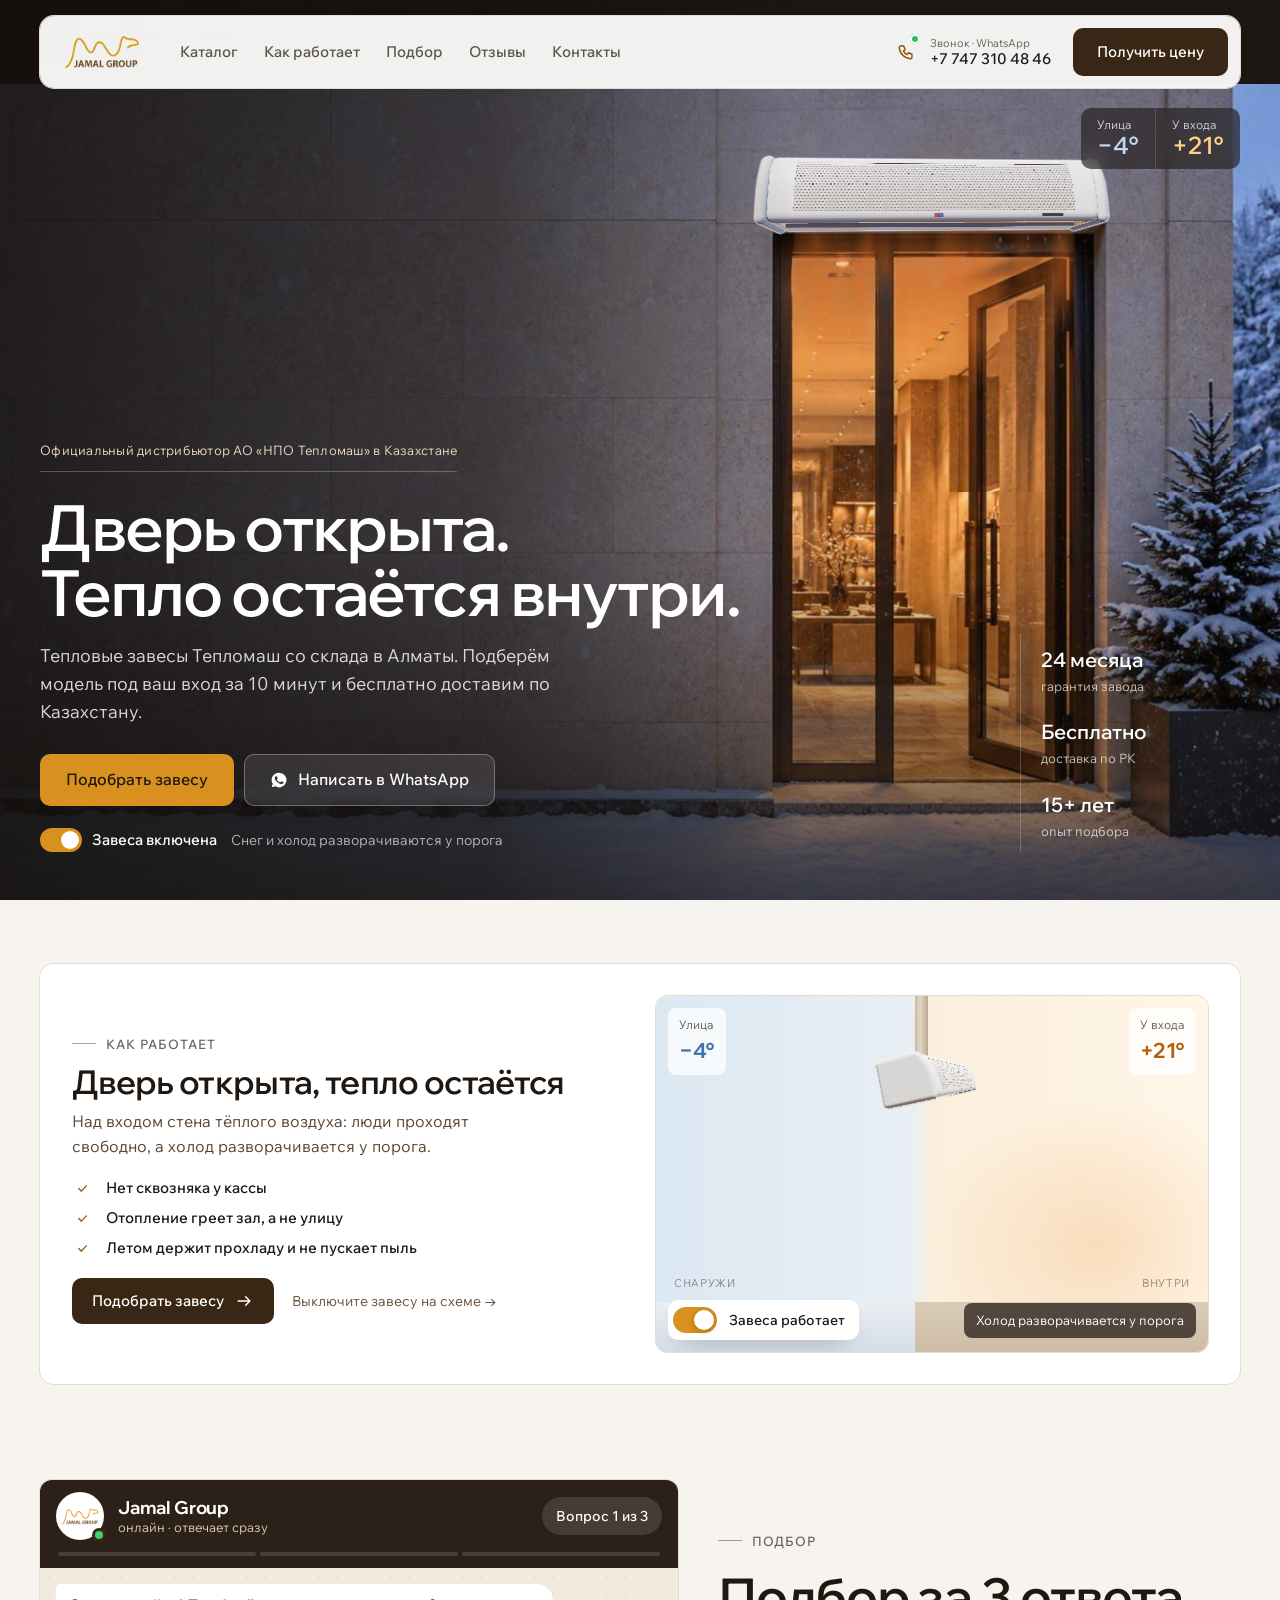
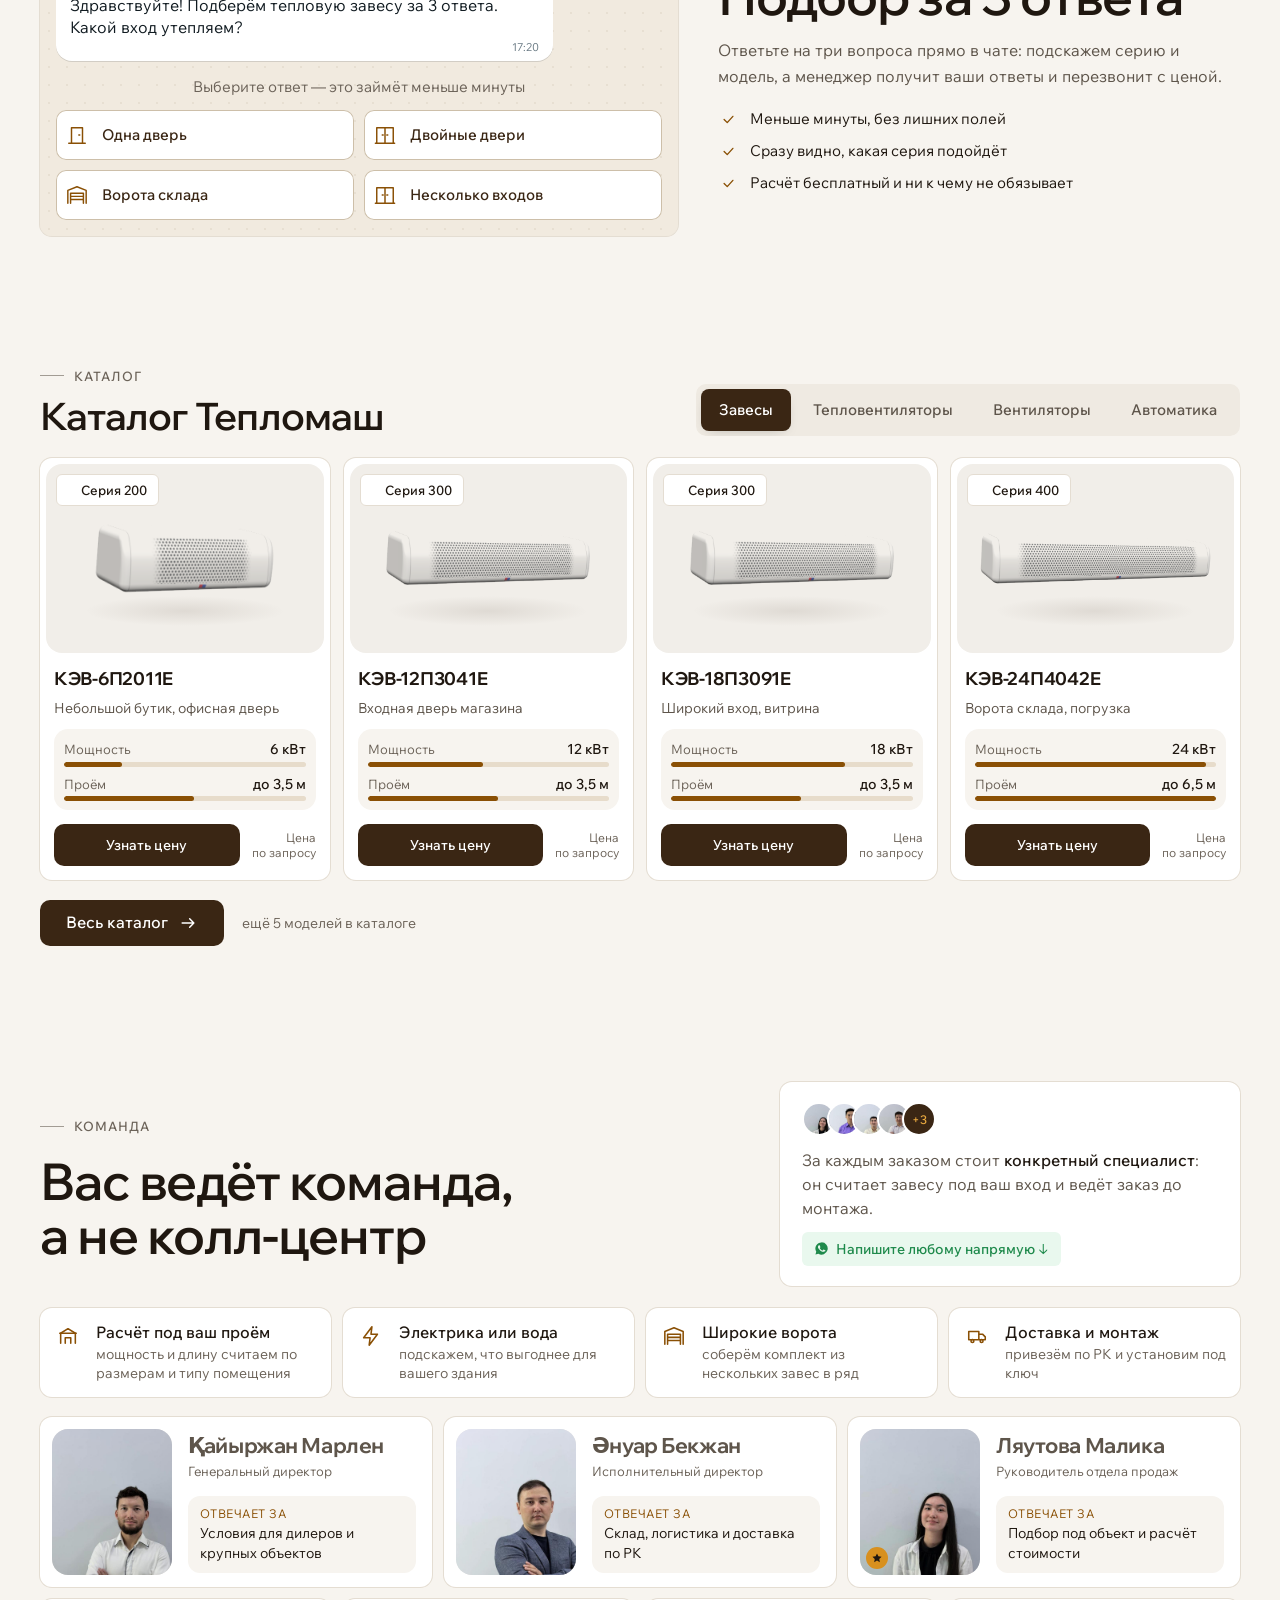
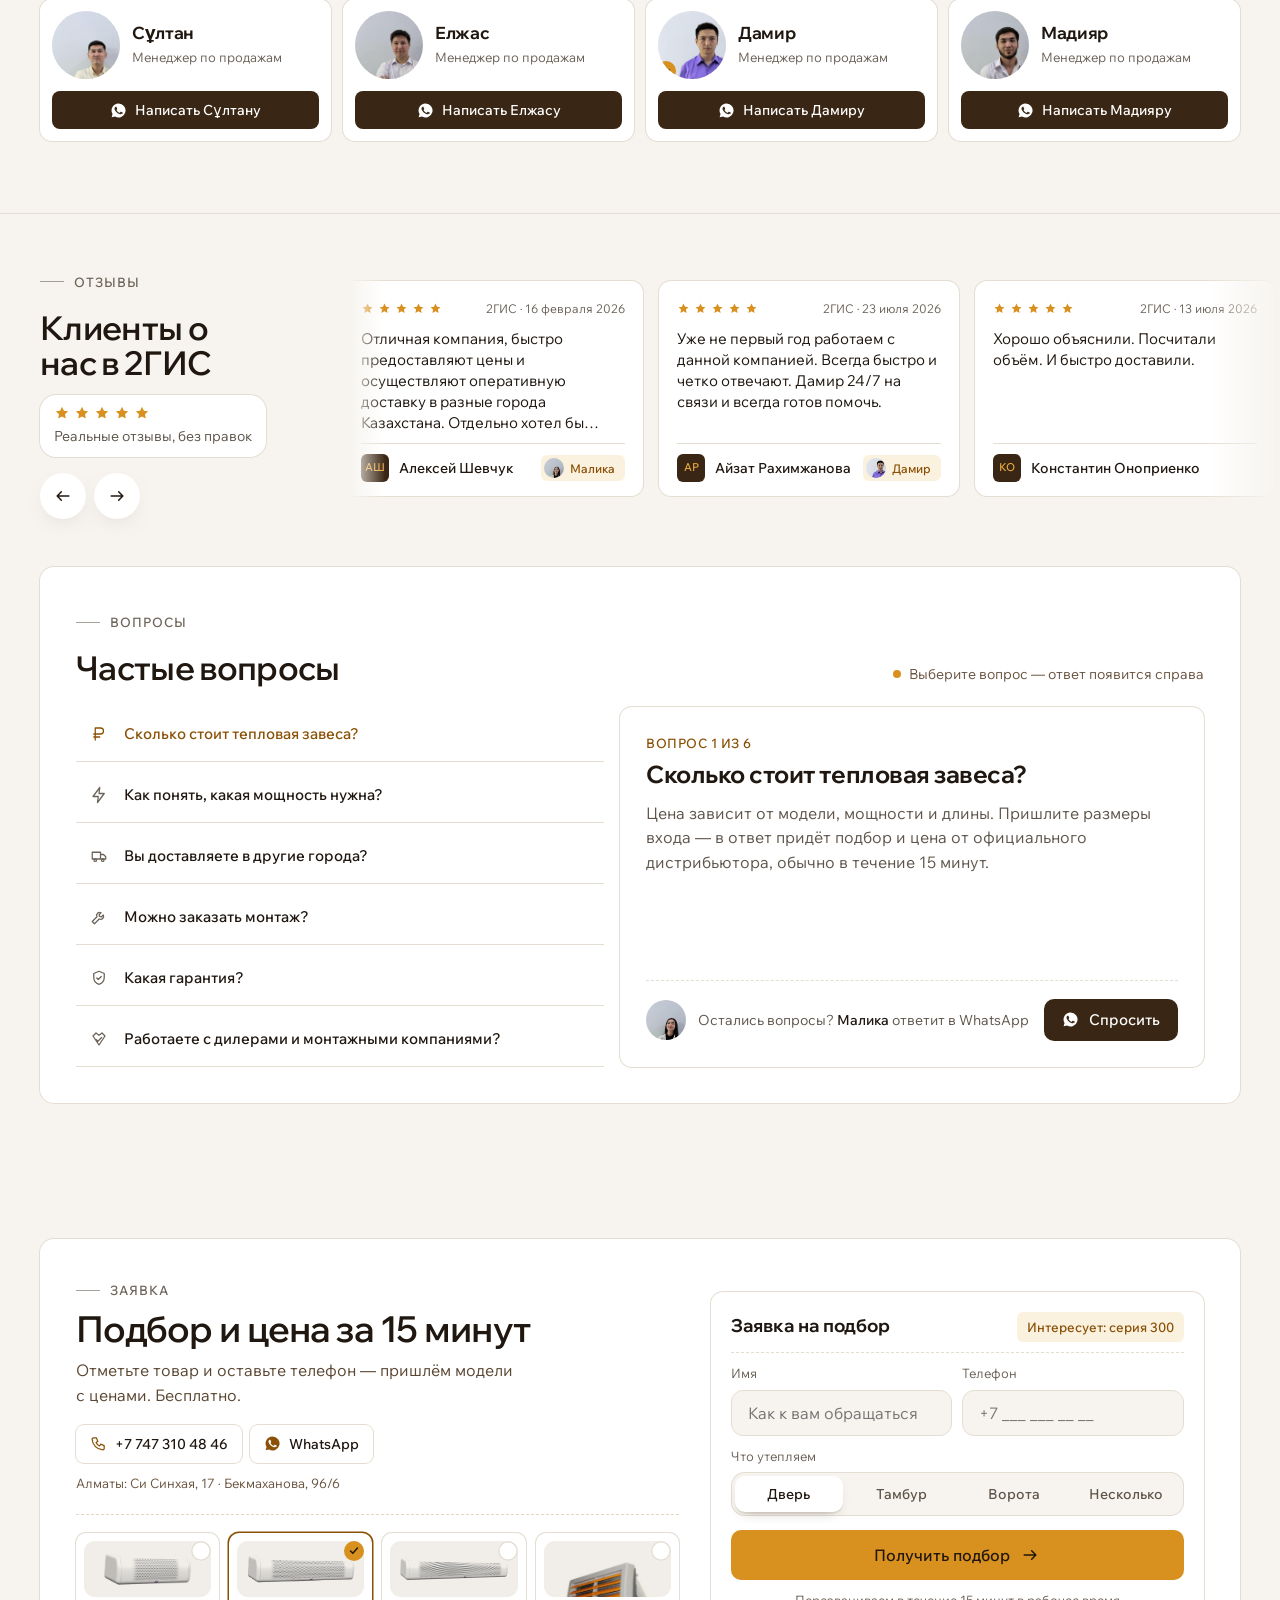
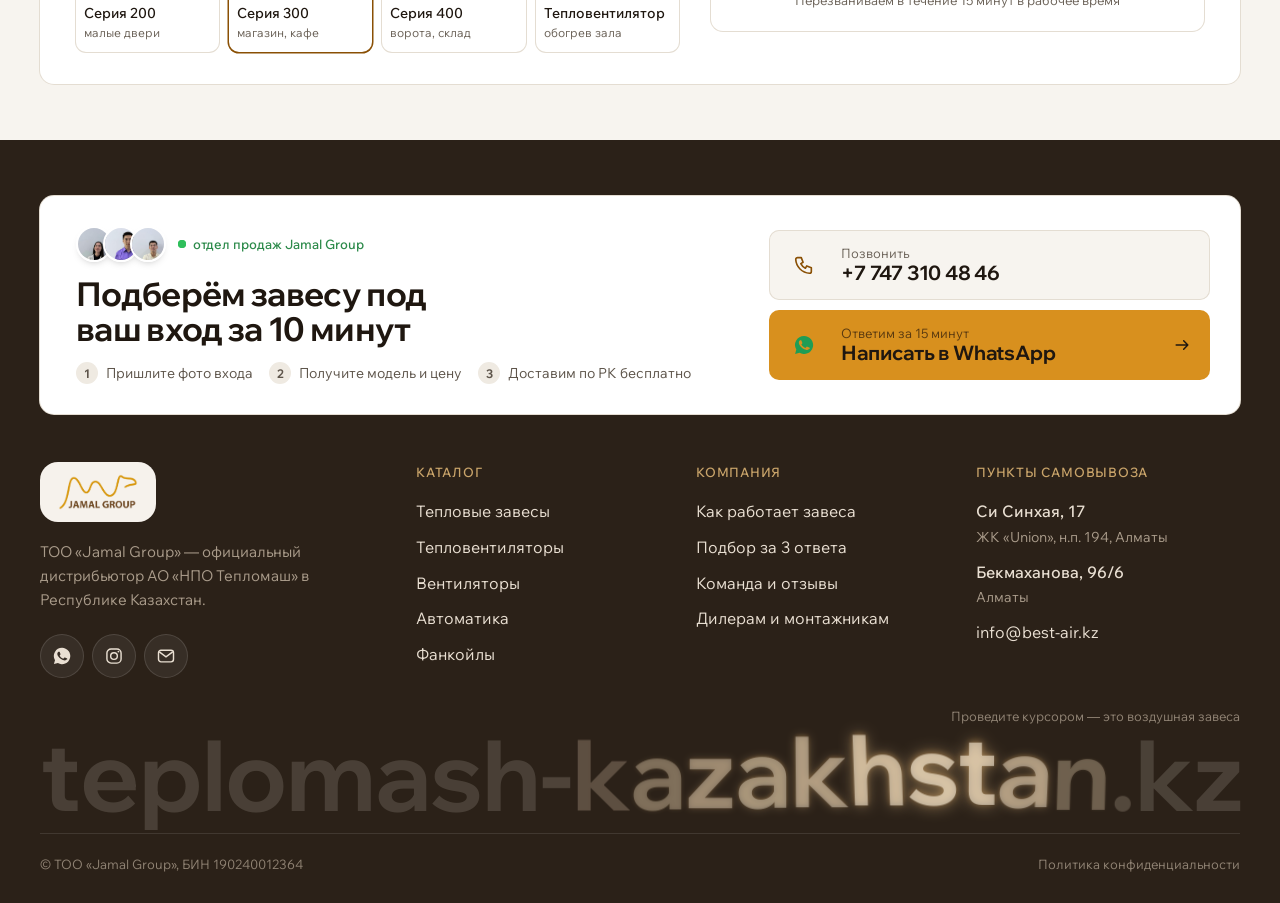
<file: v4/index.html>
<!doctype html>
<html lang="ru">
<head>
<meta charset="utf-8">
<meta name="viewport" content="width=device-width,initial-scale=1,viewport-fit=cover">
<title>Тепломаш Казахстан — тепловые завесы, шоурум и подбор</title>
<meta name="description" content="Тепловые завесы Тепломаш от официального дистрибьютора в Казахстане. Подбор за 10 минут, склад в Алматы, бесплатная доставка по РК, монтаж и гарантия 24 месяца.">
<link rel="preconnect" href="https://fonts.googleapis.com"><link rel="preconnect" href="https://fonts.gstatic.com" crossorigin>
<link href="https://fonts.googleapis.com/css2?family=Wix+Madefor+Display:wght@500;600;700&family=Wix+Madefor+Text:wght@400;500&display=swap" rel="stylesheet">
<link rel="stylesheet" href="/v4/style.css">
<link rel="stylesheet" href="/v4/natural.css">
<script>document.documentElement.classList.add('js')</script>
</head>
<body>
<svg width="0" height="0" style="position:absolute" aria-hidden="true">
  <symbol id="i-wa" viewBox="0 0 24 24"><path fill="currentColor" d="M12 2.2a9.8 9.8 0 0 0-8.4 14.8L2.3 21.7l4.8-1.3A9.8 9.8 0 1 0 12 2.2Zm5.6 13.8c-.24.67-1.4 1.3-1.95 1.34-.5.05-1 .23-3.36-.7-2.84-1.12-4.63-4-4.77-4.2-.14-.18-1.14-1.52-1.14-2.9 0-1.38.72-2.05.98-2.34.25-.28.56-.35.75-.35h.53c.17 0 .4-.06.62.48l.9 2.18c.08.15.13.33.03.52l-.3.5-.45.5c-.15.15-.3.31-.13.6.17.3.76 1.25 1.63 2.03 1.12 1 2.07 1.3 2.36 1.46.3.15.47.12.64-.07l.96-1.12c.2-.3.4-.25.66-.15l2.1.99c.3.15.5.22.57.35.08.13.08.73-.17 1.4Z"/></symbol>
  <symbol id="i-arrow" viewBox="0 0 24 24"><path d="M5 12h14m-5-5 5 5-5 5" fill="none" stroke="currentColor" stroke-width="1.8" stroke-linecap="round" stroke-linejoin="round"/></symbol>
  <symbol id="i-left" viewBox="0 0 24 24"><path d="M19 12H5m5-5-5 5 5 5" fill="none" stroke="currentColor" stroke-width="1.8" stroke-linecap="round" stroke-linejoin="round"/></symbol>
  <symbol id="i-plus" viewBox="0 0 24 24"><path d="M12 5v14M5 12h14" stroke="currentColor" stroke-width="1.8" stroke-linecap="round"/></symbol>
  <symbol id="i-star" viewBox="0 0 24 24"><path fill="currentColor" d="m12 2.8 2.8 5.9 6.4.8-4.7 4.4 1.2 6.4L12 17.2l-5.7 3.1 1.2-6.4L2.8 9.5l6.4-.8z"/></symbol>
  <symbol id="i-menu" viewBox="0 0 24 24"><path d="M4 8h16M4 16h16" stroke="currentColor" stroke-width="1.8" stroke-linecap="round"/></symbol>
  <symbol id="i-x" viewBox="0 0 24 24"><path d="M6 6l12 12M18 6 6 18" stroke="currentColor" stroke-width="1.8" stroke-linecap="round"/></symbol>
  <symbol id="i-door" viewBox="0 0 24 24"><path d="M6 21V4h12v17M3 21h18M14 12h1" fill="none" stroke="currentColor" stroke-width="1.6" stroke-linecap="round" stroke-linejoin="round"/></symbol>
  <symbol id="i-doors" viewBox="0 0 24 24"><path d="M3 21V4h18v17M12 4v17M1.5 21h21M10 12h-1M14 12h1" fill="none" stroke="currentColor" stroke-width="1.6" stroke-linecap="round" stroke-linejoin="round"/></symbol>
  <symbol id="i-gate" viewBox="0 0 24 24"><path d="M2 21V7l10-4 10 4v14M5 21V10h14v11M5 13.5h14M5 17h14" fill="none" stroke="currentColor" stroke-width="1.6" stroke-linecap="round" stroke-linejoin="round"/></symbol>
  <symbol id="i-h1" viewBox="0 0 24 24"><path d="M9 21V11h6v10M4 21h16M19 11V3m-2 2 2-2 2 2" fill="none" stroke="currentColor" stroke-width="1.6" stroke-linecap="round" stroke-linejoin="round"/></symbol>
  <symbol id="i-h2" viewBox="0 0 24 24"><path d="M8 21V7h8v14M4 21h16M20 7V3m-2 2 2-2 2 2" fill="none" stroke="currentColor" stroke-width="1.6" stroke-linecap="round" stroke-linejoin="round"/></symbol>
  <symbol id="i-h3" viewBox="0 0 24 24"><path d="M5 21V3h12v18M2 21h18M5 9h12M5 15h12M21 9V3m-2 2 2-2 2 2" fill="none" stroke="currentColor" stroke-width="1.6" stroke-linecap="round" stroke-linejoin="round"/></symbol>
  <symbol id="i-bolt" viewBox="0 0 24 24"><path d="M13 2 4 14h7l-1 8 9-12h-7z" fill="none" stroke="currentColor" stroke-width="1.6" stroke-linejoin="round"/></symbol>
  <symbol id="i-drop" viewBox="0 0 24 24"><path d="M12 3s6 6.5 6 11a6 6 0 0 1-12 0c0-4.5 6-11 6-11Z" fill="none" stroke="currentColor" stroke-width="1.6" stroke-linejoin="round"/></symbol>
  <symbol id="i-fan" viewBox="0 0 24 24"><path d="M12 12c0-4 1-8 4-8s3 4-4 8Zm0 0c4 0 8 1 8 4s-4 3-8-4Zm0 0c0 4-1 8-4 8s-3-4 4-8Zm0 0c-4 0-8-1-8-4s4-3 8 4Z" fill="none" stroke="currentColor" stroke-width="1.5" stroke-linejoin="round"/></symbol>
  <symbol id="i-check" viewBox="0 0 24 24"><path d="m5 12 5 5 9-10" fill="none" stroke="currentColor" stroke-width="2.2" stroke-linecap="round" stroke-linejoin="round"/></symbol>
  <symbol id="i-phone" viewBox="0 0 24 24"><path d="M5 4h4l2 5-2.5 1.5a11 11 0 0 0 5 5L15 13l5 2v4a2 2 0 0 1-2 2A16 16 0 0 1 3 6a2 2 0 0 1 2-2" fill="none" stroke="currentColor" stroke-width="1.8" stroke-linejoin="round"/></symbol>
</svg>

<header class="hdr">
  <div class="wrap">
    <div class="pill">
      <a class="logo" href="/v4/" aria-label="Jamal Group — Тепломаш Казахстан"><img src="/img/logo.png" alt="Jamal Group" width="71" height="32"></a>
      <nav aria-label="Основное меню"><a href="/v4/catalog.html"><svg class="ni" viewBox="0 0 24 24"><rect x="4" y="4" width="7" height="7" rx="2"/><rect x="13" y="4" width="7" height="7" rx="2"/><rect x="4" y="13" width="7" height="7" rx="2"/><rect x="13" y="13" width="7" height="7" rx="2"/></svg><span>Каталог</span></a><a href="#inside"><svg class="ni" viewBox="0 0 24 24"><path d="M3 8h11a3 3 0 1 0-3-3M3 12h15a3 3 0 1 1-3 3M3 16h8"/></svg><span>Как работает</span></a><a href="#series"><svg class="ni" viewBox="0 0 24 24"><path d="M5 5h14a2 2 0 0 1 2 2v8a2 2 0 0 1-2 2h-7l-5 4v-4H5a2 2 0 0 1-2-2V7a2 2 0 0 1 2-2Z"/><path d="M8 11h.01M12 11h.01M16 11h.01"/></svg><span>Подбор</span></a><a href="#reviews"><svg class="ni" viewBox="0 0 24 24"><path d="m12 3.5 2.6 5.4 5.9.8-4.3 4.1 1 5.8L12 16.8l-5.2 2.8 1-5.8-4.3-4.1 5.9-.8Z"/></svg><span>Отзывы</span></a><a href="#contacts"><svg class="ni" viewBox="0 0 24 24"><path d="M12 21s-7-6.2-7-11.5a7 7 0 0 1 14 0C19 14.8 12 21 12 21Z"/><circle cx="12" cy="9.5" r="2.5"/></svg><span>Контакты</span></a></nav>
      <a class="tel" href="tel:+77473104846"><i><svg><use href="#i-phone"/></svg><em class="live" aria-hidden="true"></em></i><span class="tel-t"><small>Звонок · WhatsApp</small>+7 747 310 48 46</span></a>
      <a class="btn btn-ink btn-sm cta-hd" href="#lead"><span>Получить цену</span></a>
      <button class="burger" id="burger" aria-label="Меню" aria-expanded="false"><svg><use href="#i-menu"/></svg></button>
    </div>
  </div>
</header>
<div class="sheet" id="sheet" aria-hidden="true">
  <nav class="sm-list" aria-label="Меню"><a class="sm" href="/v4/catalog.html"><i><svg viewBox="0 0 24 24"><rect x="4" y="4" width="7" height="7" rx="2"/><rect x="13" y="4" width="7" height="7" rx="2"/><rect x="4" y="13" width="7" height="7" rx="2"/><rect x="13" y="13" width="7" height="7" rx="2"/></svg></i><span><b>Каталог</b><small>Завесы, тепловентиляторы, автоматика</small></span><em aria-hidden="true">→</em></a><a class="sm" href="#inside"><i><svg viewBox="0 0 24 24"><path d="M3 8h11a3 3 0 1 0-3-3M3 12h15a3 3 0 1 1-3 3M3 16h8"/></svg></i><span><b>Как работает</b><small>Схема: тепло остаётся внутри</small></span><em aria-hidden="true">→</em></a><a class="sm" href="#series"><i><svg viewBox="0 0 24 24"><path d="M5 5h14a2 2 0 0 1 2 2v8a2 2 0 0 1-2 2h-7l-5 4v-4H5a2 2 0 0 1-2-2V7a2 2 0 0 1 2-2Z"/><path d="M8 11h.01M12 11h.01M16 11h.01"/></svg></i><span><b>Подбор за 3 ответа</b><small>Чат: серия и модель за минуту</small></span><em aria-hidden="true">→</em></a><a class="sm" href="#reviews"><i><svg viewBox="0 0 24 24"><path d="m12 3.5 2.6 5.4 5.9.8-4.3 4.1 1 5.8L12 16.8l-5.2 2.8 1-5.8-4.3-4.1 5.9-.8Z"/></svg></i><span><b>Отзывы</b><small>Реальные отзывы из 2ГИС</small></span><em aria-hidden="true">→</em></a><a class="sm" href="#contacts"><i><svg viewBox="0 0 24 24"><path d="M12 21s-7-6.2-7-11.5a7 7 0 0 1 14 0C19 14.8 12 21 12 21Z"/><circle cx="12" cy="9.5" r="2.5"/></svg></i><span><b>Контакты</b><small>Адреса и телефоны в Алматы</small></span><em aria-hidden="true">→</em></a></nav>
  <a class="sm-promo" href="#series"><img src="/img/c300.png" alt=""><span><small>Не знаете, что выбрать?</small><b>Подберём завесу за 3 ответа</b></span><em aria-hidden="true">→</em></a>
  <div class="sm-team"><span class="sm-faces"><img src="/img/team/malika.jpg" alt=""><img src="/img/team/damir.jpg" alt=""><img src="/img/team/sultan.jpg" alt=""></span><span><b>Отдел продаж Jamal Group</b><small>Алматы: Си Синхая, 17 · Бекмаханова, 96/6</small></span></div>
  <div class="foot"><a class="btn btn-heat" href="https://wa.me/77473104846" target="_blank" rel="noopener"><svg><use href="#i-wa"/></svg>Написать в WhatsApp</a><a class="btn btn-ghost" href="tel:+77473104846"><svg><use href="#i-phone"/></svg>+7 747 310 48 46</a></div>
</div>

<main>
  <section class="hero4" id="show">
    <div class="h4-scene" id="h4Scene">
      <img class="h4-bg" id="h4Img" src="/img/hero-wall.jpg" alt="Вход в магазин зимним вечером, над дверью тепловая завеса" width="1536" height="864" fetchpriority="high">
      <canvas id="h4Air" aria-hidden="true"></canvas>
      <canvas id="h4Unit" aria-hidden="true"></canvas>
      <div class="h4-temp" aria-live="polite"><span><small>Улица</small><b id="h4Out">−4°</b></span><span><small>У входа</small><b id="h4In">+21°</b></span></div>
    </div>
    <div class="h4-shade" aria-hidden="true"></div>
    <div class="wrap h4-in">
      <div class="h4-copy">
        <span class="h4-badge">Официальный дистрибьютор АО «НПО Тепломаш» в Казахстане</span>
        <h1>Дверь открыта.<br>Тепло остаётся внутри.</h1>
        <p class="h4-lead">Тепловые завесы Тепломаш со склада в Алматы. Подберём модель под ваш вход за 10 минут и бесплатно доставим по Казахстану.</p>
        <div class="h4-cta">
          <a class="btn btn-heat" href="#series">Подобрать завесу</a>
          <a class="btn h4-ghost" href="https://wa.me/77473104846" target="_blank" rel="noopener"><svg><use href="#i-wa"/></svg>Написать в WhatsApp</a>
        </div>
        <div class="h4-switch"><button class="h4-sw" id="h4Sw" role="switch" aria-checked="true"><span class="tr"></span><span id="h4SwL">Завеса включена</span></button><span class="h4-note" id="h4Note">Снег и холод разворачиваются у порога</span></div>
      </div>
      <ul class="h4-facts">
        <li><b>24 месяца</b><span>гарантия завода</span></li>
        <li><b>Бесплатно</b><span>доставка по РК</span></li>
        <li><b>15+ лет</b><span>опыт подбора</span></li>
      </ul>
    </div>
  </section>

  <section class="sec inside" id="inside">
    <div class="wrap">
      <div class="sell rv">
        <div class="sell-copy">
          <span class="kick"><b>01</b>Как работает</span>
          <h2 class="h2">Дверь открыта, <em>тепло остаётся</em></h2>
          <p class="lead">Над входом стена тёплого воздуха: люди проходят свободно, а холод разворачивается у порога.</p>
          <ul class="sell-list">
            <li><i><svg><use href="#i-check"/></svg></i><b>Нет сквозняка у кассы</b></li>
            <li><i><svg><use href="#i-check"/></svg></i><b>Отопление греет зал, а не улицу</b></li>
            <li><i><svg><use href="#i-check"/></svg></i><b>Летом держит прохладу и не пускает пыль</b></li>
          </ul>
          <div class="sell-cta"><a class="btn btn-ink" href="#series">Подобрать завесу <svg><use href="#i-arrow"/></svg></a><span>Выключите завесу на схеме →</span></div>
        </div>
        <div class="demo2" id="demo2">
          <div class="d2-out"><small>Улица</small><b id="d2Out">−4°</b></div>
          <div class="d2-in"><small>У входа</small><b id="d2In">+21°</b></div>
          <div class="d2-wall" aria-hidden="true"></div>
          <div class="d2-floor" aria-hidden="true"></div>
          <canvas id="d2Flow" aria-hidden="true"></canvas>
          <canvas id="d2Unit" aria-hidden="true"></canvas>
          <span class="d2-lab l" aria-hidden="true">снаружи</span><span class="d2-lab r" aria-hidden="true">внутри</span>
          <div class="d2-ui">
            <button class="d2-sw" id="d2Sw" role="switch" aria-checked="true"><span class="tr"></span><span id="d2Lab">Завеса работает</span></button>
            <span class="d2-note" id="d2Note">Холод разворачивается у порога</span>
          </div>
        </div>
      </div>
    </div>
  </section>

  <section class="sec" id="series">
    <div class="wrap">
      <div class="quiz" id="quiz">
        <div class="qz-intro">
          <span class="kick"><b>02</b>Подбор</span>
          <h2 class="h2 rv">Подбор за 3 ответа</h2>
          <p class="lead rv d1">Ответьте на три вопроса прямо в чате: подскажем серию и модель, а менеджер получит ваши ответы и перезвонит с ценой.</p>
          <ul class="qz-points rv d2">
            <li><i><svg><use href="#i-check"/></svg></i>Меньше минуты, без лишних полей</li>
            <li><i><svg><use href="#i-check"/></svg></i>Сразу видно, какая серия подойдёт</li>
            <li><i><svg><use href="#i-check"/></svg></i>Расчёт бесплатный и ни к чему не обязывает</li>
          </ul>
        </div>
        <div class="wa rv d1" id="wa">
          <div class="wa-head">
            <span class="wa-ava"><img src="/img/logo.png" alt=""><i></i></span>
            <div class="wa-who"><b>Jamal Group</b><span id="waStatus">онлайн · отвечает сразу</span></div>
            <span class="wa-step" id="waStep">Вопрос 1 из 3</span>
          </div>
          <div class="wa-prog" aria-hidden="true"><i></i><i></i><i></i>
          </div>
          <div class="wa-body" id="waBody" aria-live="polite"></div>
          <form class="wa-input" id="waForm" hidden novalidate>
            <input id="waInput" autocomplete="off" aria-label="Ваш ответ">
            <input type="text" name="company" tabindex="-1" autocomplete="off" class="hp" aria-hidden="true">
            <button type="submit" aria-label="Отправить"><svg viewBox="0 0 24 24"><path d="M4 12 20 4l-4 16-4-7-8-1Z" fill="currentColor"/></svg></button>
          </form>
        </div>
      </div>
    </div>
  </section>

  <section class="sec shelf" id="catalog">
    <div class="wrap">
      <div class="rail-head">
        <div><span class="kick"><b>03</b>Каталог</span><h2 class="h2 rv">Каталог Тепломаш</h2></div>
        <div class="cats" role="tablist" aria-label="Категории" id="cats"></div>
      </div>
      <div class="home-tiles" id="homeTiles"></div>
      <div class="home-more"><a class="btn btn-ink" href="/v4/catalog.html" id="homeMore">Весь каталог <svg><use href="#i-arrow"/></svg></a><span id="homeCount"></span></div>
    </div>
  </section>

  <section class="sec" id="people">
    <div class="wrap">
      <div class="team-top">
        <div>
          <span class="kick"><b>04</b>Команда</span>
          <h2 class="h2 rv">Вас ведёт <em class="hl">команда</em>,<br>а не колл-центр</h2>
        </div>
        <div class="team-note rv d1">
          <div class="tn-faces"><img src="/img/team/malika.jpg" alt=""><img src="/img/team/damir.jpg" alt=""><img src="/img/team/sultan.jpg" alt=""><img src="/img/team/elzhas.jpg" alt=""><span>+3</span></div>
          <p>За каждым заказом стоит <b>конкретный специалист</b>: он считает завесу под ваш вход и ведёт заказ до монтажа.</p>
          <span class="tn-tag"><svg><use href="#i-wa"/></svg>Напишите любому напрямую ↓</span>
        </div>
      </div>
      <div class="skills rv">
        <div class="sk"><i><svg viewBox="0 0 24 24"><path d="M4 20V9l8-5 8 5v11M9 20v-6h6v6"/><path d="M3 9h18"/></svg></i><div><b>Расчёт под ваш проём</b><span>мощность и длину считаем по размерам и типу помещения</span></div></div>
        <div class="sk"><i><svg viewBox="0 0 24 24"><path d="M13 2 4 14h7l-1 8 9-12h-7z"/></svg></i><div><b>Электрика или вода</b><span>подскажем, что выгоднее для вашего здания</span></div></div>
        <div class="sk"><i><svg viewBox="0 0 24 24"><path d="M2 21V7l10-4 10 4v14M5 21V10h14v11M5 13.5h14M5 17h14"/></svg></i><div><b>Широкие ворота</b><span>соберём комплект из нескольких завес в ряд</span></div></div>
        <div class="sk"><i><svg viewBox="0 0 24 24"><path d="M3 7h11v9H3zM14 10h4l3 3v3h-7"/><circle cx="7" cy="17.5" r="1.6"/><circle cx="17" cy="17.5" r="1.6"/></svg></i><div><b>Доставка и монтаж</b><span>привезём по РК и установим под ключ</span></div></div>
      </div>
      <div class="passes" id="passes"></div>
      <div class="pass-dots" id="passDots" aria-hidden="true"></div>
    </div>
    <div class="revs2" id="reviews">
      <div class="wrap revs2-in">
        <div class="revs2-side rv">
          <span class="kick"><b>05</b>Отзывы</span>
          <h2 class="h2">Клиенты о нас в 2ГИС</h2>
          <div class="revs2-score"><span class="stars" aria-hidden="true"><svg><use href="#i-star"/></svg><svg><use href="#i-star"/></svg><svg><use href="#i-star"/></svg><svg><use href="#i-star"/></svg><svg><use href="#i-star"/></svg></span><span>Реальные отзывы, без правок</span></div>
          <div class="rv-nav2"><button class="circ" id="rvL" aria-label="Предыдущие отзывы"><svg><use href="#i-left"/></svg></button><button class="circ" id="rvR" aria-label="Следующие отзывы"><svg><use href="#i-arrow"/></svg></button></div>
        </div>
        <div class="marq" id="marq" aria-label="Отзывы клиентов"></div>
      </div>
    </div>
  </section>

  <section class="sec" style="padding-top:0">
    <div class="wrap">
      <div class="faq3 rv">
        <div class="faq3-head">
          <div><span class="kick"><b>06</b>Вопросы</span><h2 class="h2">Частые вопросы</h2></div>
          <p class="faq3-hint">Выберите вопрос — ответ появится справа</p>
        </div>
        <div class="faq3-body">
          <div class="faq3-qs" id="faqQs" role="tablist" aria-label="Частые вопросы"></div>
          <div class="faq3-ans" id="faqAns" role="tabpanel" aria-live="polite"></div>
        </div>
      </div>
    </div>
  </section>

  <section class="sec" id="lead" style="padding-top:0">
    <div class="wrap">
      <div class="fin rv">
        <div class="fin-l">
          <span class="kick"><b>07</b>Заявка</span>
          <h2 class="h2">Подбор и цена <em>за 15 минут</em></h2>
          <p class="lead">Отметьте товар и оставьте телефон — пришлём модели с ценами. Бесплатно.</p>
          <div class="fin-c">
            <a href="tel:+77473104846"><svg><use href="#i-phone"/></svg>+7 747 310 48 46</a>
            <a href="https://wa.me/77473104846" target="_blank" rel="noopener"><svg><use href="#i-wa"/></svg>WhatsApp</a>
            <span>Алматы: Си Синхая, 17 · Бекмаханова, 96/6</span>
          </div>
          <div class="shelf2" id="shelf2" role="group" aria-label="Что интересует">
            <button type="button" aria-pressed="false" data-v="Завеса серии 200" style="--r:-6deg"><span class="s2-img"><img src="/img/c200.png" alt=""></span><b>Серия 200</b><small>малые двери</small></button>
            <button type="button" aria-pressed="true" data-v="Завеса серии 300" style="--r:2deg"><span class="s2-img"><img src="/img/c300.png" alt=""></span><b>Серия 300</b><small>магазин, кафе</small></button>
            <button type="button" aria-pressed="false" data-v="Завеса серии 400" style="--r:-3deg"><span class="s2-img"><img src="/img/c400.png" alt=""></span><b>Серия 400</b><small>ворота, склад</small></button>
            <button type="button" aria-pressed="false" data-v="Тепловентилятор" style="--r:5deg"><span class="s2-img ph"><img src="/img/heater.jpg" alt=""></span><b>Тепло&shy;вентилятор</b><small>обогрев зала</small></button>
          </div>
        </div>
        <form class="fin-form" id="form" novalidate>
          <div class="ff-head"><span>Заявка на подбор</span><span class="ff-pick" id="ffPick">Интересует: серия 300</span></div>
          <div class="ff-row"><div class="ff-f"><label for="fName">Имя</label><input id="fName" autocomplete="name" placeholder="Как к вам обращаться"></div>
          <div class="ff-f"><label for="fTel">Телефон</label><input id="fTel" type="tel" inputmode="tel" autocomplete="tel" placeholder="+7 ___ ___ __ __" required><p class="err" id="err">Укажите телефон, например +7 701 123 45 67</p></div></div>
          <div class="ff-f"><span class="lbl">Что утепляем</span><div class="ff-seg" id="fPlSeg" role="radiogroup" aria-label="Что утепляем"><button type="button" role="radio" aria-checked="true">Дверь</button><button type="button" role="radio" aria-checked="false">Тамбур</button><button type="button" role="radio" aria-checked="false">Ворота</button><button type="button" role="radio" aria-checked="false">Несколько</button></div><input type="hidden" id="fPl" value="Дверь"></div>
          <button class="btn btn-heat" type="submit">Получить подбор <svg><use href="#i-arrow"/></svg></button>
          <small>Перезваниваем в течение 15 минут в рабочее время</small>
          <div class="ok" role="status"><b>Спасибо, заявка принята.</b><br>Перезвоним в течение 15 минут. Быстрее всего — в WhatsApp: +7 747 310 48 46.</div>
        </form>
      </div>
    </div>
  </section>
</main>

<footer class="ftr" id="contacts">
  <div class="wrap">
    <div class="ftr-cta">
      <div class="fc-l">
        <div class="fc-mgr"><img src="/img/team/malika.jpg" alt=""><img src="/img/team/damir.jpg" alt=""><img src="/img/team/sultan.jpg" alt=""><span class="fc-on"><i></i>отдел продаж Jamal Group</span></div>
        <h2 class="ftr-h">Подберём завесу под ваш вход <em>за 10 минут</em></h2>
        <ul class="fc-steps"><li><b>1</b>Пришлите фото входа</li><li><b>2</b>Получите модель и цену</li><li><b>3</b>Доставим по РК бесплатно</li></ul>
      </div>
      <div class="fc-r">
        <a class="fc-tel" href="tel:+77473104846"><span class="fc-ic"><svg><use href="#i-phone"/></svg></span><span><small>Позвонить</small>+7 747 310 48 46</span></a>
        <a class="fc-wa" href="https://wa.me/77473104846?text=%D0%97%D0%B4%D1%80%D0%B0%D0%B2%D1%81%D1%82%D0%B2%D1%83%D0%B9%D1%82%D0%B5!%20%D0%9F%D0%BE%D0%B4%D0%B1%D0%B5%D1%80%D0%B8%D1%82%D0%B5%2C%20%D0%BF%D0%BE%D0%B6%D0%B0%D0%BB%D1%83%D0%B9%D1%81%D1%82%D0%B0%2C%20%D1%82%D0%B5%D0%BF%D0%BB%D0%BE%D0%B2%D1%83%D1%8E%20%D0%B7%D0%B0%D0%B2%D0%B5%D1%81%D1%83." target="_blank" rel="noopener"><span class="fc-ic"><svg><use href="#i-wa"/></svg></span><span><small>Ответим за 15 минут</small>Написать в WhatsApp</span><svg class="fc-ar"><use href="#i-arrow"/></svg></a>
      </div>
    </div>
    <div class="ft2">
      <div class="ft2-brand">
        <span class="ft2-logo"><img src="/img/logo.png" alt="Jamal Group" width="90" height="40"></span>
        <p>ТОО «Jamal Group» — официальный дистрибьютор АО «НПО Тепломаш» в Республике Казахстан.</p>
        <div class="ft2-soc"><a href="https://wa.me/77473104846" target="_blank" rel="noopener" aria-label="WhatsApp"><svg><use href="#i-wa"/></svg></a><a href="https://www.instagram.com/volcano_kazakhstan/" target="_blank" rel="noopener" aria-label="Instagram"><svg viewBox="0 0 24 24"><rect x="3.5" y="3.5" width="17" height="17" rx="5" fill="none" stroke="currentColor" stroke-width="1.7"/><circle cx="12" cy="12" r="4" fill="none" stroke="currentColor" stroke-width="1.7"/><circle cx="17.3" cy="6.7" r="1.1" fill="currentColor"/></svg></a><a href="mailto:info@best-air.kz" aria-label="Почта"><svg viewBox="0 0 24 24"><rect x="3" y="5" width="18" height="14" rx="3" fill="none" stroke="currentColor" stroke-width="1.7"/><path d="m4 7 8 6 8-6" fill="none" stroke="currentColor" stroke-width="1.7"/></svg></a></div>
      </div>
      <div><h4>Каталог</h4><ul><li><a href="/v4/catalog.html?c=curtains">Тепловые завесы</a></li><li><a href="/v4/catalog.html?c=heaters">Тепловентиляторы</a></li><li><a href="/v4/catalog.html?c=fans">Вентиляторы</a></li><li><a href="/v4/catalog.html?c=automation">Автоматика</a></li><li><a href="/v4/catalog.html?c=fancoils">Фанкойлы</a></li></ul></div>
      <div><h4>Компания</h4><ul><li><a href="/v4/#inside">Как работает завеса</a></li><li><a href="/v4/#series">Подбор за 3 ответа</a></li><li><a href="/v4/#people">Команда и отзывы</a></li><li><a href="/v4/#lead">Дилерам и монтажникам</a></li></ul></div>
      <div><h4>Пункты самовывоза</h4><ul class="ft2-addr"><li><b>Си Синхая, 17</b><span>ЖК «Union», н.п. 194, Алматы</span></li><li><b>Бекмаханова, 96/6</b><span>Алматы</span></li><li><a href="mailto:info@best-air.kz">info@best-air.kz</a></li></ul></div>
    </div>
    <div class="fdomain" id="fdomain" role="img" aria-label="teplomash-kazakhstan.kz">
      <canvas class="fd-air" aria-hidden="true"></canvas>
      <div class="fd-text" aria-hidden="true"></div>
      <span class="fd-hint" aria-hidden="true">Проведите курсором — это воздушная завеса</span>
    </div>
    <div class="fb2"><span>© ТОО «Jamal Group», БИН 190240012364</span><a href="#">Политика конфиденциальности</a></div>
  </div>
</footer>
<div class="mbar"><a class="btn btn-ghost" href="tel:+77473104846">Позвонить</a><a class="btn btn-heat" href="https://wa.me/77473104846" target="_blank" rel="noopener"><svg><use href="#i-wa"/></svg>WhatsApp</a></div>

<script src="/shared/data.js"></script>
<script src="/shared/curtain3d.js"></script>
<script src="/shared/airflow2.js"></script>
<script src="/v4/main.js"></script>
<script src="/v4/popup.js"></script>
</body>
</html>
</file>
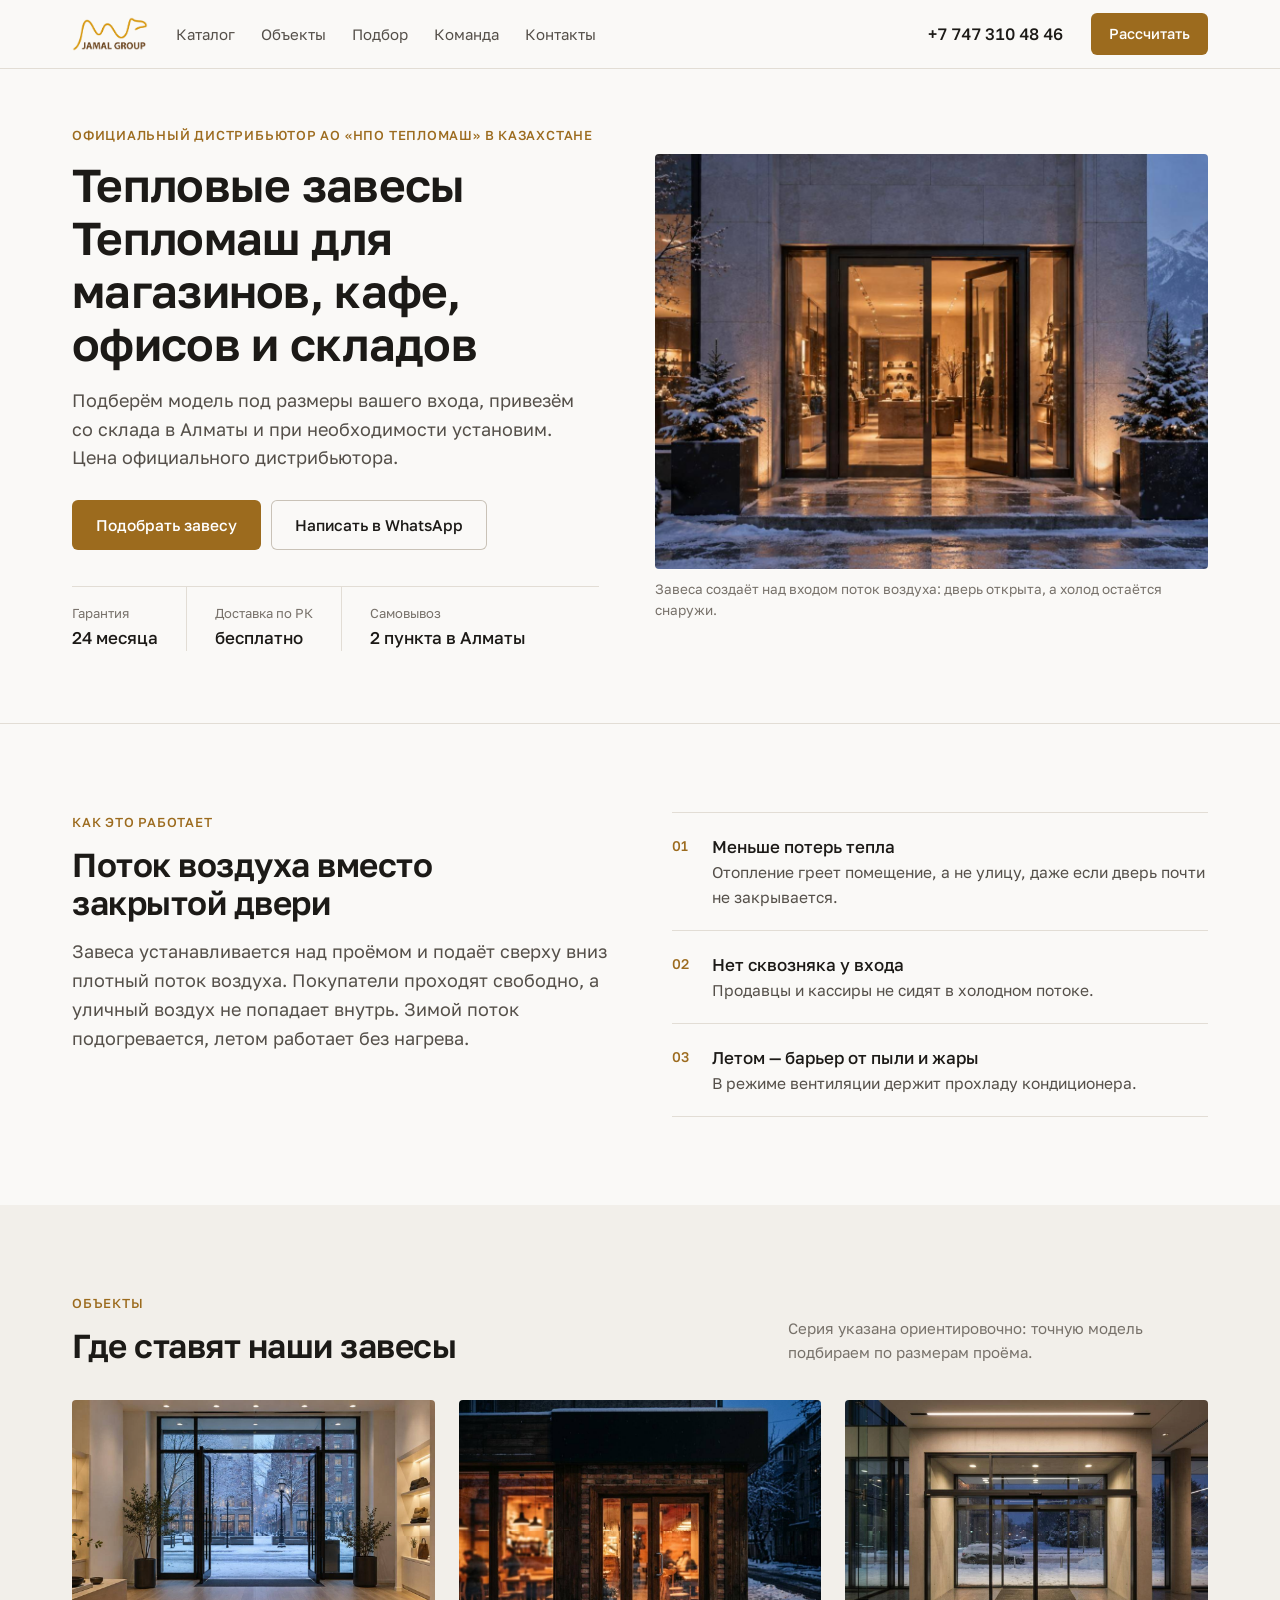
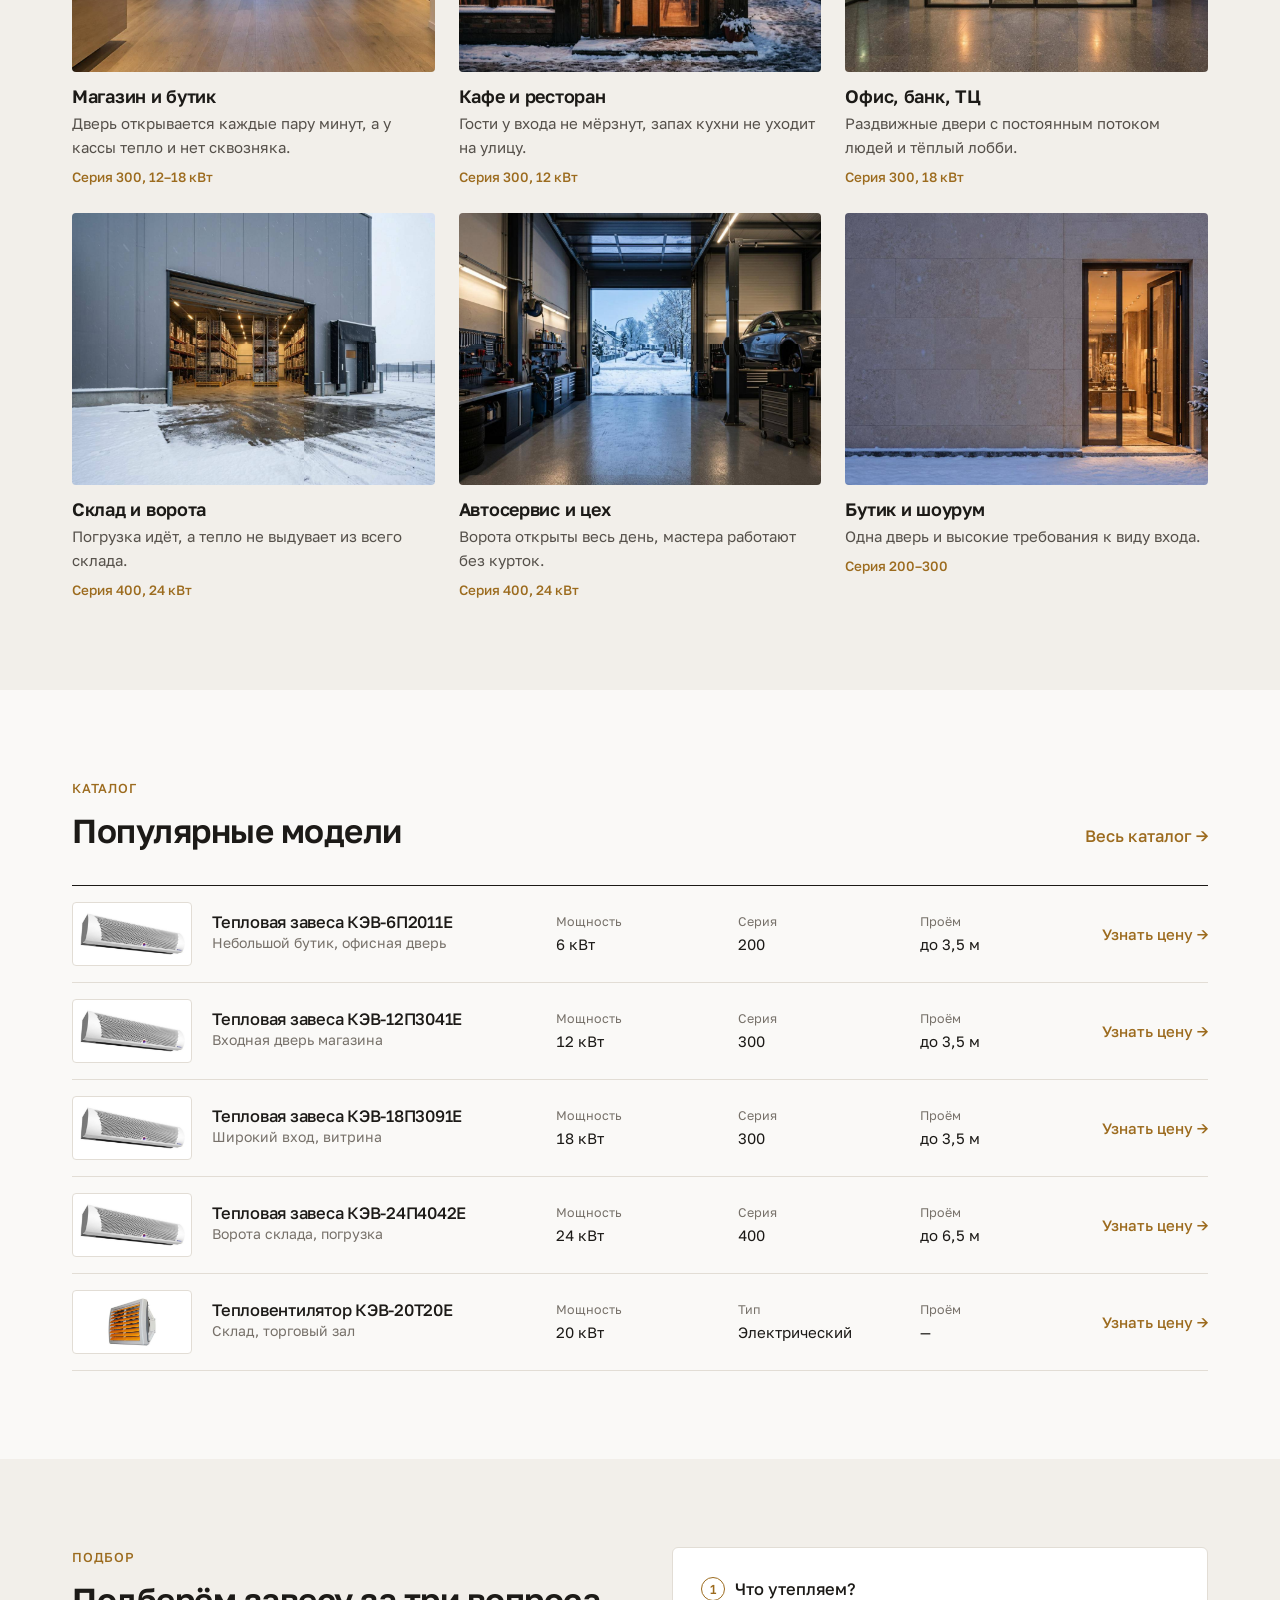
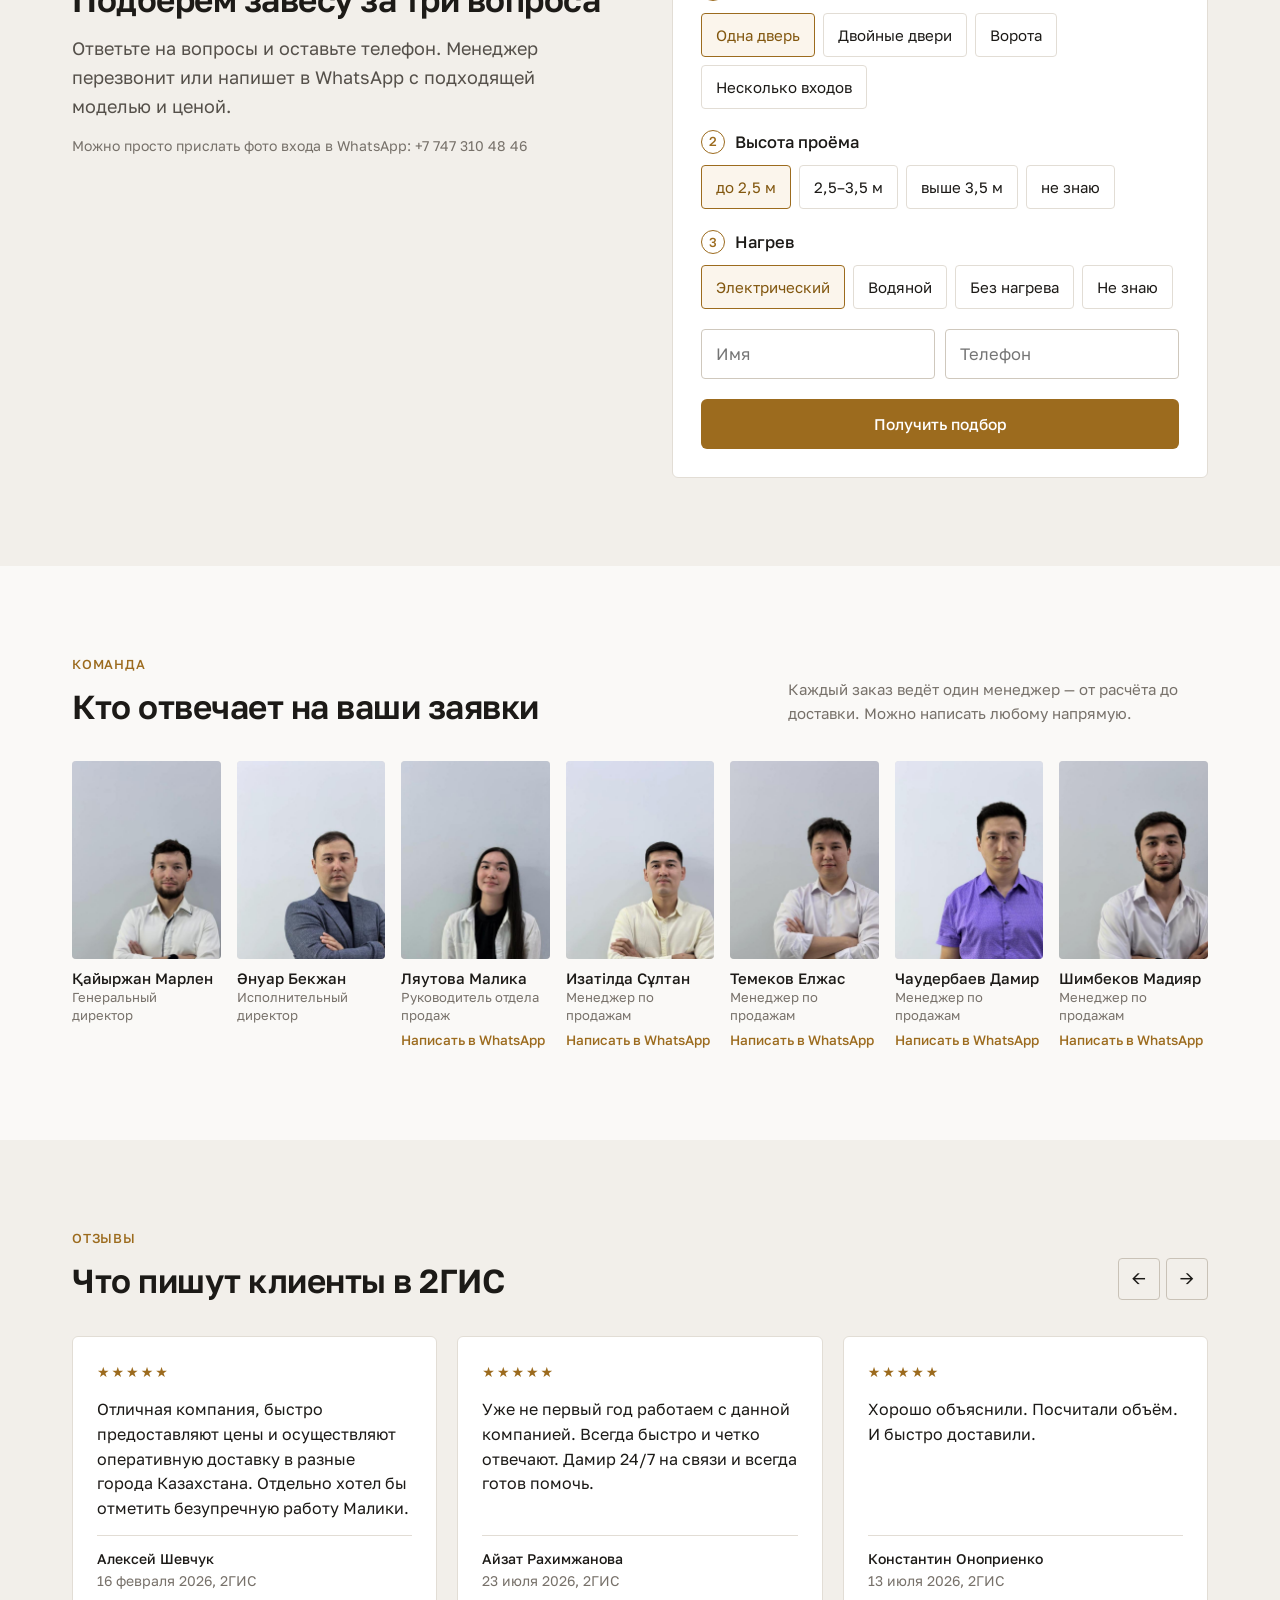
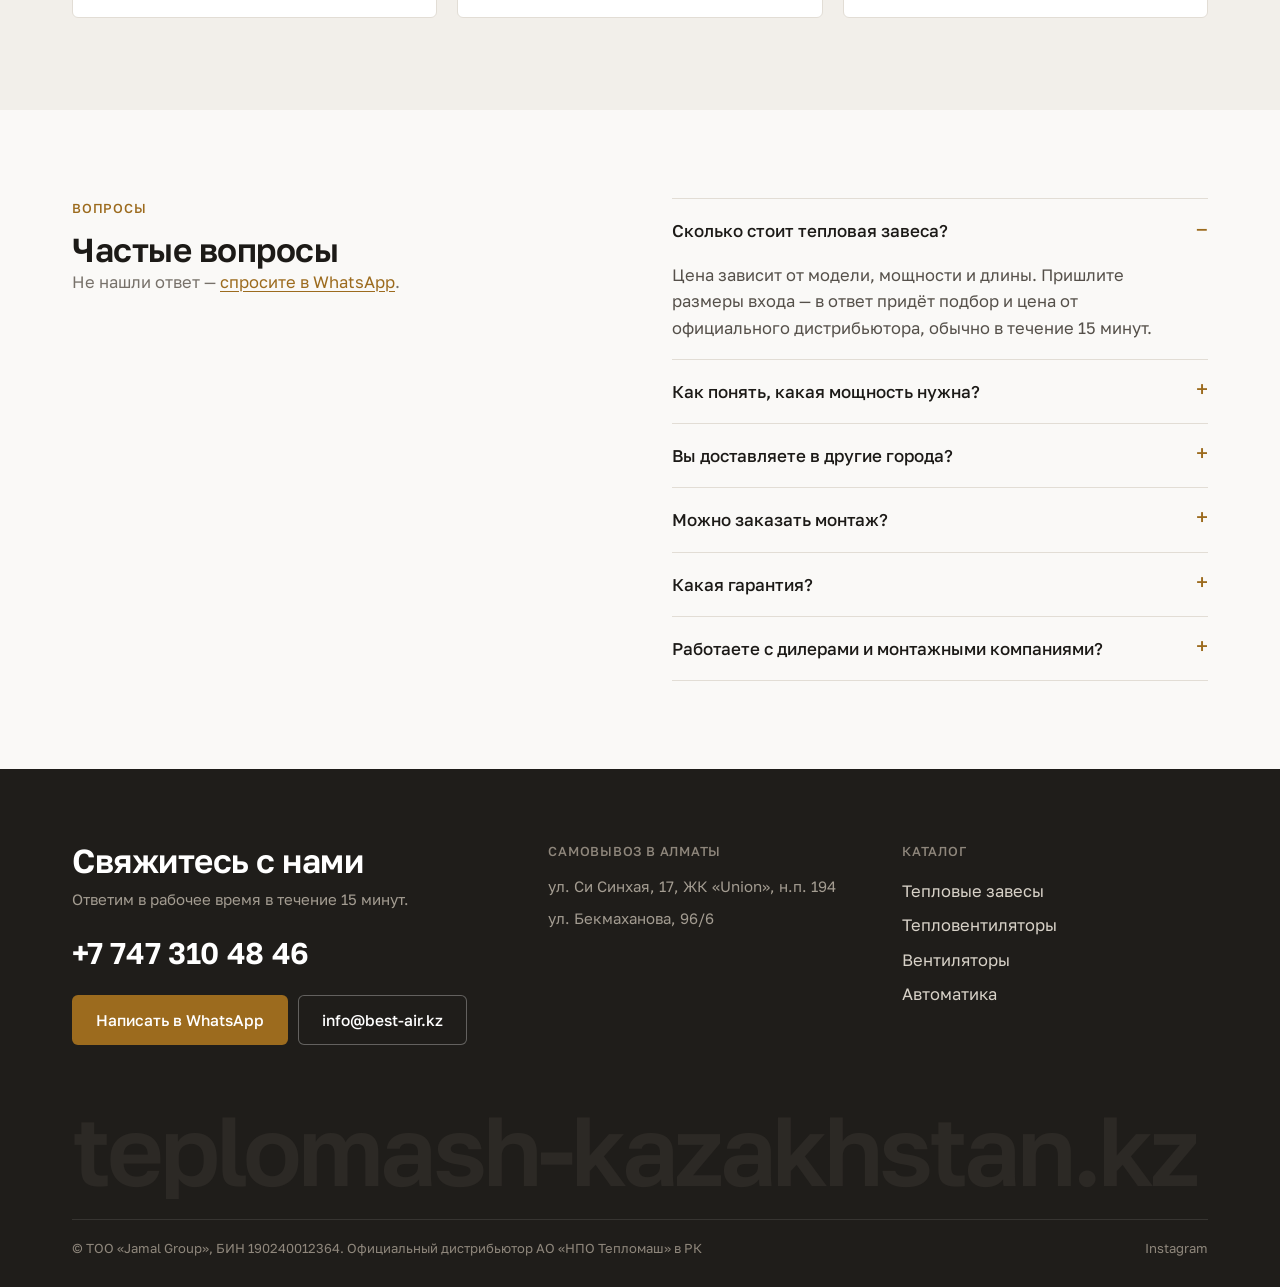
<file: v5/index.html>
<!doctype html>
<html lang="ru">
<head>
<meta charset="utf-8">
<meta name="viewport" content="width=device-width,initial-scale=1,viewport-fit=cover">
<title>Тепловые завесы Тепломаш в Казахстане — Jamal Group</title>
<meta name="description" content="Официальный дистрибьютор АО «НПО Тепломаш» в Казахстане. Тепловые завесы и тепловентиляторы со склада в Алматы, подбор под ваш вход, доставка по РК, монтаж и гарантия 24 месяца.">
<link rel="preconnect" href="https://fonts.googleapis.com"><link rel="preconnect" href="https://fonts.gstatic.com" crossorigin>
<link href="https://fonts.googleapis.com/css2?family=Golos+Text:wght@400;500;600&display=swap" rel="stylesheet">
<link rel="stylesheet" href="/v5/style.css">
</head>
<body>
<header class="hdr">
  <div class="wrap">
    <a class="logo" href="/v5/"><img src="/img/logo.png" alt="Jamal Group" width="78" height="35"></a>
    <nav class="nav" aria-label="Основное меню"><a href="/v5/catalog.html">Каталог</a><a href="#objects">Объекты</a><a href="#select">Подбор</a><a href="#team">Команда</a><a href="#contacts">Контакты</a></nav>
    <a class="tel" href="tel:+77473104846">+7 747 310 48 46</a>
    <a class="btn btn-sm" href="#select">Рассчитать</a>
    <button class="burger" id="burger" aria-label="Меню" aria-expanded="false"><span></span></button>
  </div>
</header>
<div class="sheet" id="sheet" aria-hidden="true">
  <a href="/v5/catalog.html">Каталог</a><a href="#objects">Объекты</a><a href="#select">Подбор</a><a href="#team">Команда</a><a href="#reviews">Отзывы</a><a href="#contacts">Контакты</a>
  <div class="sheet-f"><a class="btn" href="https://wa.me/77473104846" target="_blank" rel="noopener">Написать в WhatsApp</a><a class="btn btn-line" href="tel:+77473104846">+7 747 310 48 46</a></div>
</div>

<main>
  <section class="hero">
    <div class="wrap hero-g">
      <div class="hero-t">
        <p class="eyebrow">Официальный дистрибьютор АО «НПО Тепломаш» в Казахстане</p>
        <h1>Тепловые завесы Тепломаш для магазинов, кафе, офисов и складов</h1>
        <p class="lead">Подберём модель под размеры вашего входа, привезём со склада в Алматы и при необходимости установим. Цена официального дистрибьютора.</p>
        <div class="hero-cta"><a class="btn" href="#select">Подобрать завесу</a><a class="btn btn-line" href="https://wa.me/77473104846" target="_blank" rel="noopener">Написать в WhatsApp</a></div>
        <dl class="facts"><div><dt>Гарантия</dt><dd>24 месяца</dd></div><div><dt>Доставка по РК</dt><dd>бесплатно</dd></div><div><dt>Самовывоз</dt><dd>2 пункта в Алматы</dd></div></dl>
      </div>
      <figure class="hero-p"><img src="/img/shop-front.jpg" alt="Вход в магазин зимним вечером" width="1536" height="864" fetchpriority="high"><figcaption>Завеса создаёт над входом поток воздуха: дверь открыта, а холод остаётся снаружи.</figcaption></figure>
    </div>
  </section>

  <section class="sec" id="how">
    <div class="wrap two">
      <div>
        <p class="eyebrow">Как это работает</p>
        <h2>Поток воздуха вместо закрытой двери</h2>
        <p class="lead">Завеса устанавливается над проёмом и подаёт сверху вниз плотный поток воздуха. Покупатели проходят свободно, а уличный воздух не попадает внутрь. Зимой поток подогревается, летом работает без нагрева.</p>
      </div>
      <ol class="points">
        <li><b>Меньше потерь тепла</b><span>Отопление греет помещение, а не улицу, даже если дверь почти не закрывается.</span></li>
        <li><b>Нет сквозняка у входа</b><span>Продавцы и кассиры не сидят в холодном потоке.</span></li>
        <li><b>Летом — барьер от пыли и жары</b><span>В режиме вентиляции держит прохладу кондиционера.</span></li>
      </ol>
    </div>
  </section>

  <section class="sec sec-alt" id="objects">
    <div class="wrap">
      <div class="head"><div><p class="eyebrow">Объекты</p><h2>Где ставят наши завесы</h2></div><p class="muted">Серия указана ориентировочно: точную модель подбираем по размерам проёма.</p></div>
      <div class="objs" id="objs"></div>
    </div>
  </section>

  <section class="sec" id="catalog">
    <div class="wrap">
      <div class="head"><div><p class="eyebrow">Каталог</p><h2>Популярные модели</h2></div><a class="more" href="/v5/catalog.html">Весь каталог →</a></div>
      <div class="table" id="ptable" role="table" aria-label="Популярные модели"></div>
    </div>
  </section>

  <section class="sec sec-alt" id="select">
    <div class="wrap two">
      <div>
        <p class="eyebrow">Подбор</p>
        <h2>Подберём завесу за три вопроса</h2>
        <p class="lead">Ответьте на вопросы и оставьте телефон. Менеджер перезвонит или напишет в WhatsApp с подходящей моделью и ценой.</p>
        <p class="muted small">Можно просто прислать фото входа в WhatsApp: +7 747 310 48 46</p>
      </div>
      <form class="qform" id="qform" novalidate>
        <fieldset><legend><span>1</span>Что утепляем?</legend><div class="opts" data-k="Вход"><label><input type="radio" name="a" value="Одна дверь" checked>Одна дверь</label><label><input type="radio" name="a" value="Двойные двери">Двойные двери</label><label><input type="radio" name="a" value="Ворота">Ворота</label><label><input type="radio" name="a" value="Несколько входов">Несколько входов</label></div></fieldset>
        <fieldset><legend><span>2</span>Высота проёма</legend><div class="opts"><label><input type="radio" name="b" value="до 2,5 м" checked>до 2,5 м</label><label><input type="radio" name="b" value="2,5–3,5 м">2,5–3,5 м</label><label><input type="radio" name="b" value="выше 3,5 м">выше 3,5 м</label><label><input type="radio" name="b" value="не знаю">не знаю</label></div></fieldset>
        <fieldset><legend><span>3</span>Нагрев</legend><div class="opts"><label><input type="radio" name="c" value="электрический" checked>Электрический</label><label><input type="radio" name="c" value="водяной">Водяной</label><label><input type="radio" name="c" value="без нагрева">Без нагрева</label><label><input type="radio" name="c" value="нужна консультация">Не знаю</label></div></fieldset>
        <div class="qrow"><input type="text" id="qName" placeholder="Имя" autocomplete="name" aria-label="Имя"><input type="tel" id="qTel" placeholder="Телефон" autocomplete="tel" inputmode="tel" aria-label="Телефон" required></div>
        <input type="text" name="company" class="hp" tabindex="-1" autocomplete="off" aria-hidden="true">
        <p class="err" id="qErr">Укажите телефон, например +7 701 123 45 67</p>
        <button class="btn" type="submit">Получить подбор</button>
        <p class="ok" id="qOk" role="status"></p>
      </form>
    </div>
  </section>

  <section class="sec" id="team">
    <div class="wrap">
      <div class="head"><div><p class="eyebrow">Команда</p><h2>Кто отвечает на ваши заявки</h2></div><p class="muted">Каждый заказ ведёт один менеджер — от расчёта до доставки. Можно написать любому напрямую.</p></div>
      <div class="team" id="teamg"></div>
    </div>
  </section>

  <section class="sec sec-alt" id="reviews">
    <div class="wrap">
      <div class="head"><div><p class="eyebrow">Отзывы</p><h2>Что пишут клиенты в 2ГИС</h2></div><div class="rnav"><button id="rp" aria-label="Назад">←</button><button id="rn" aria-label="Вперёд">→</button></div></div>
      <div class="revs" id="revs"></div>
    </div>
  </section>

  <section class="sec" id="faq">
    <div class="wrap two">
      <div><p class="eyebrow">Вопросы</p><h2>Частые вопросы</h2><p class="muted">Не нашли ответ — <a class="u" href="https://wa.me/77473104846" target="_blank" rel="noopener">спросите в WhatsApp</a>.</p></div>
      <div class="faq" id="faqs"></div>
    </div>
  </section>
</main>

<footer class="ftr" id="contacts">
  <div class="wrap">
    <div class="ftr-top">
      <div><h2>Свяжитесь с нами</h2><p>Ответим в рабочее время в течение 15 минут.</p><a class="ftr-tel" href="tel:+77473104846">+7 747 310 48 46</a><div class="ftr-cta"><a class="btn" href="https://wa.me/77473104846" target="_blank" rel="noopener">Написать в WhatsApp</a><a class="btn btn-line-d" href="mailto:info@best-air.kz">info@best-air.kz</a></div></div>
      <div><h4>Самовывоз в Алматы</h4><p>ул. Си Синхая, 17, ЖК «Union», н.п. 194</p><p>ул. Бекмаханова, 96/6</p></div>
      <div><h4>Каталог</h4><a href="/v5/catalog.html?c=curtains">Тепловые завесы</a><a href="/v5/catalog.html?c=heaters">Тепловентиляторы</a><a href="/v5/catalog.html?c=fans">Вентиляторы</a><a href="/v5/catalog.html?c=automation">Автоматика</a></div>
    </div>
    <div class="ftr-dom" aria-hidden="true">teplomash-kazakhstan.kz</div>
    <div class="ftr-b"><span>© ТОО «Jamal Group», БИН 190240012364. Официальный дистрибьютор АО «НПО Тепломаш» в РК</span><a href="https://www.instagram.com/volcano_kazakhstan/" target="_blank" rel="noopener">Instagram</a></div>
  </div>
</footer>
<div class="mbar"><a class="btn btn-line" href="tel:+77473104846">Позвонить</a><a class="btn" href="https://wa.me/77473104846" target="_blank" rel="noopener">WhatsApp</a></div>

<script src="/shared/data.js"></script>
<script src="/v5/main.js"></script>
</body>
</html>
</file>
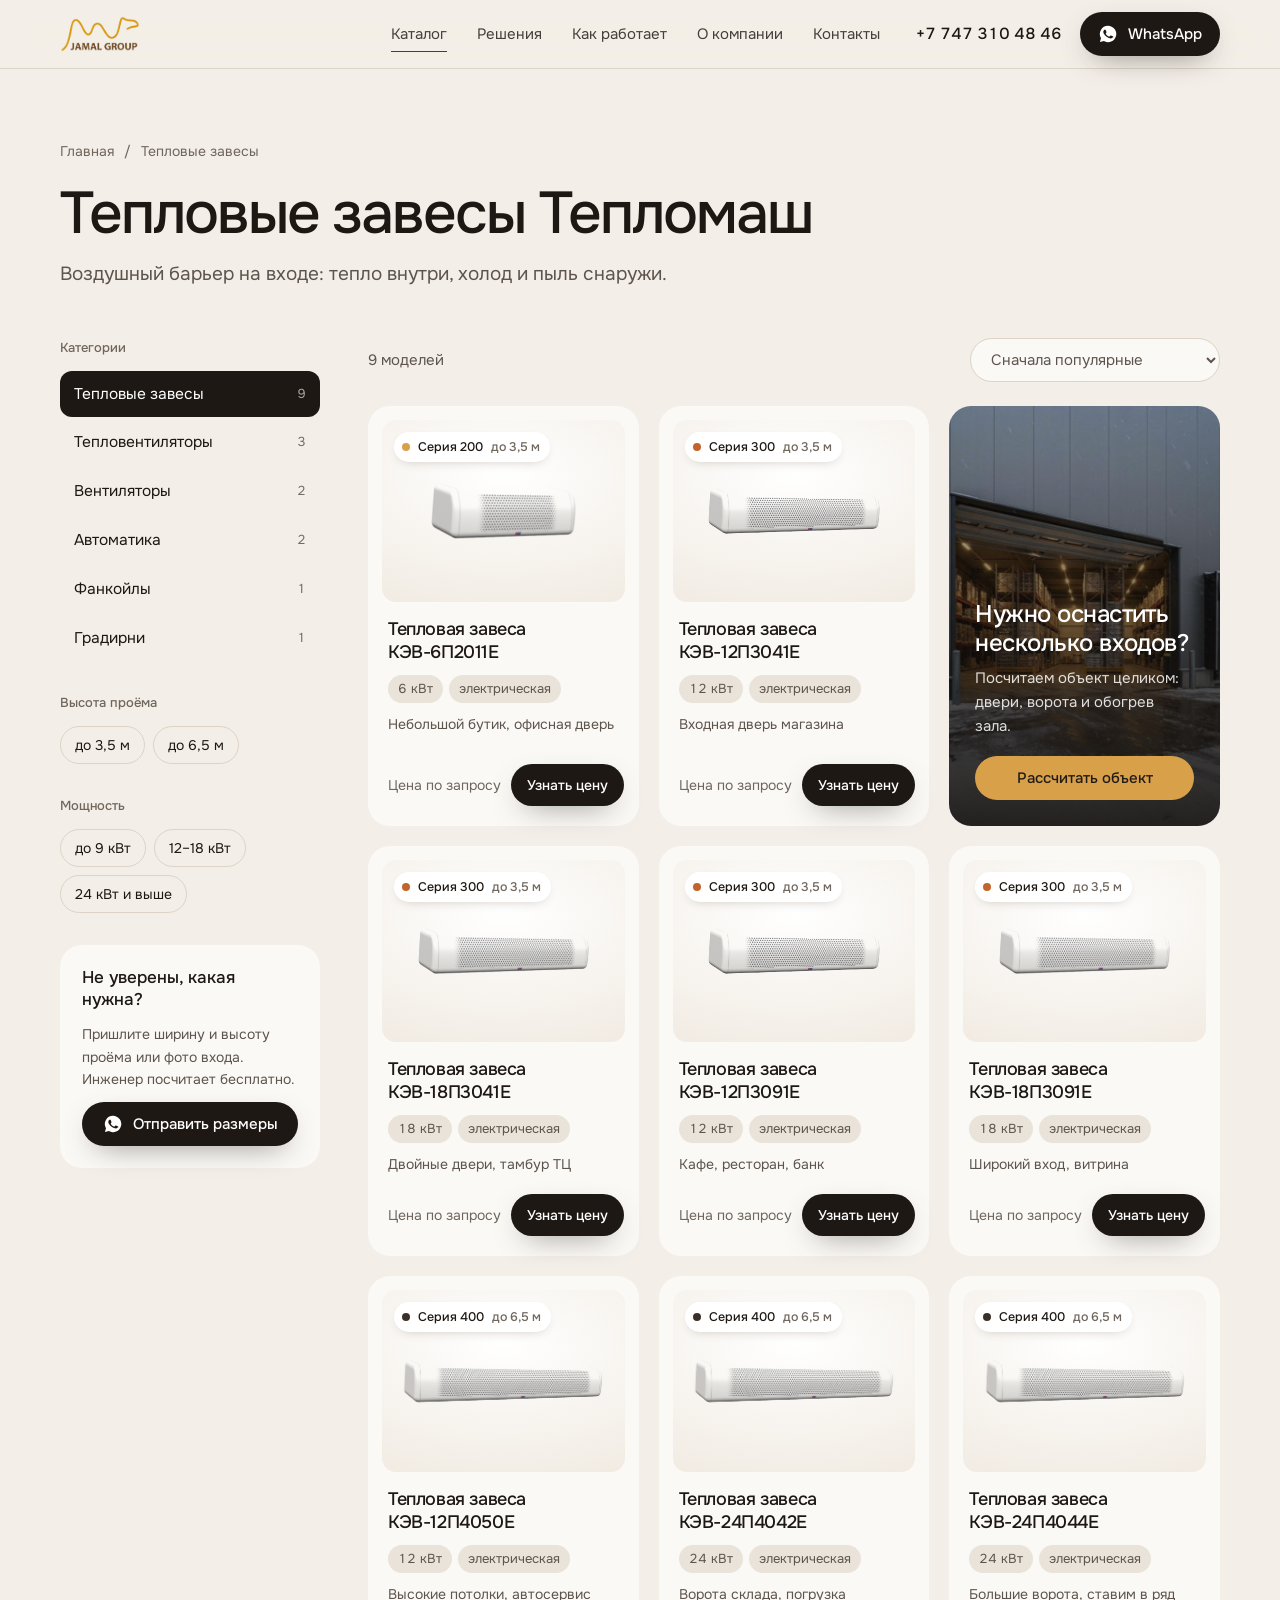
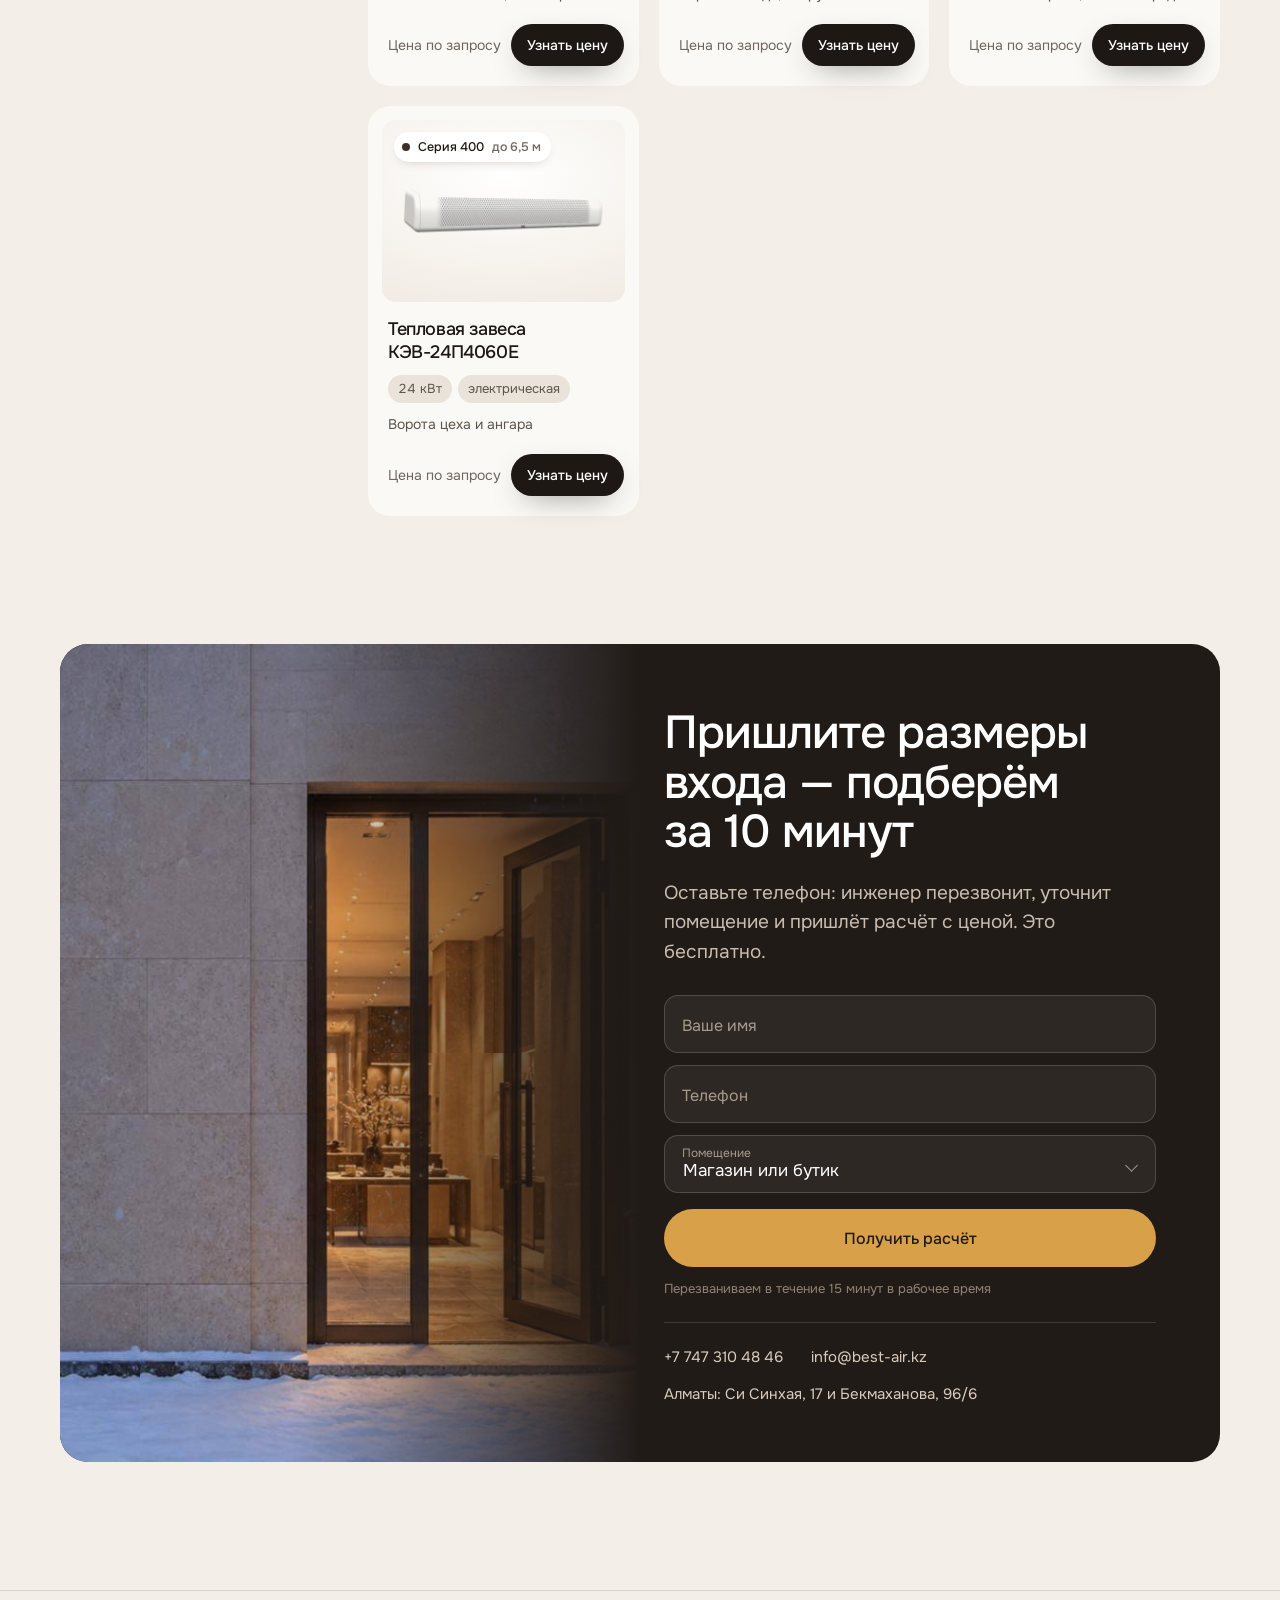
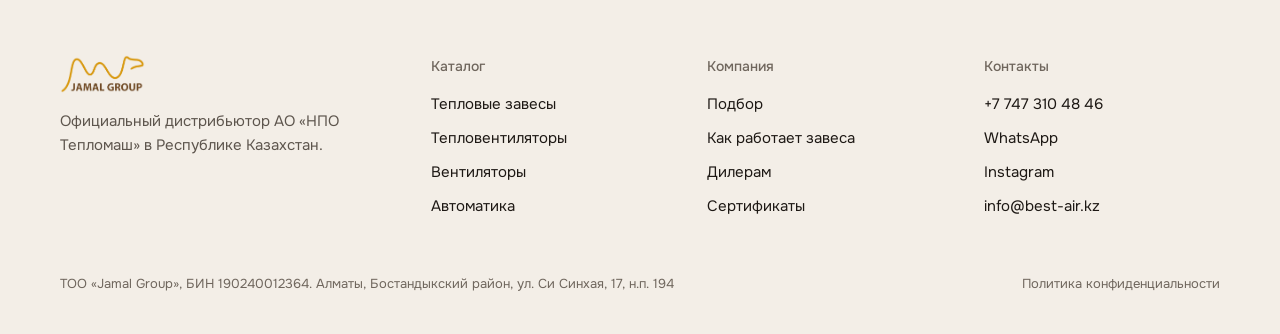
<file: v1/catalog.html>
<!doctype html>
<html lang="ru">
<head>
<meta charset="utf-8">
<meta name="viewport" content="width=device-width,initial-scale=1,viewport-fit=cover">
<title>Каталог Тепломаш — тепловые завесы, тепловентиляторы, вентиляторы</title>
<link rel="preconnect" href="https://fonts.googleapis.com"><link rel="preconnect" href="https://fonts.gstatic.com" crossorigin>
<link href="https://fonts.googleapis.com/css2?family=Onest:wght@400;500;600&display=swap" rel="stylesheet">
<link rel="stylesheet" href="/v1/style.css">
<script>document.documentElement.classList.add('js')</script>
</head>
<body class="solid">
<svg width="0" height="0" style="position:absolute" aria-hidden="true">
  <symbol id="i-wa" viewBox="0 0 24 24"><path fill="currentColor" d="M12 2.2a9.8 9.8 0 0 0-8.4 14.8L2.3 21.7l4.8-1.3A9.8 9.8 0 1 0 12 2.2Zm5.6 13.8c-.24.67-1.4 1.3-1.95 1.34-.5.05-1 .23-3.36-.7-2.84-1.12-4.63-4-4.77-4.2-.14-.18-1.14-1.52-1.14-2.9 0-1.38.72-2.05.98-2.34.25-.28.56-.35.75-.35h.53c.17 0 .4-.06.62.48l.9 2.18c.08.15.13.33.03.52l-.3.5-.45.5c-.15.15-.3.31-.13.6.17.3.76 1.25 1.63 2.03 1.12 1 2.07 1.3 2.36 1.46.3.15.47.12.64-.07l.96-1.12c.2-.3.4-.25.66-.15l2.1.99c.3.15.5.22.57.35.08.13.08.73-.17 1.4Z"/></symbol>
  <symbol id="i-arrow" viewBox="0 0 24 24"><path d="M5 12h14m-5-5 5 5-5 5" fill="none" stroke="currentColor" stroke-width="1.7" stroke-linecap="round" stroke-linejoin="round"/></symbol>
  <symbol id="i-x" viewBox="0 0 24 24"><path d="M6 6l12 12M18 6 6 18" stroke="currentColor" stroke-width="1.8" stroke-linecap="round"/></symbol>
</svg>

<header class="hdr scrolled" id="hdr">
  <div class="wrap">
    <a class="logo" href="/v1/" aria-label="Jamal Group — на главную"><img src="/img/logo.png" alt="Jamal Group" width="80" height="36"></a>
    <nav class="nav" aria-label="Основное меню">
      <a href="/v1/catalog.html" aria-current="page">Каталог</a>
      <a href="/v1/#solutions">Решения</a>
      <a href="/v1/#how">Как работает</a>
      <a href="/v1/#why">О компании</a>
      <a href="/v1/#contacts">Контакты</a>
    </nav>
    <div class="hdr-cta">
      <a class="tel" href="tel:+77473104846">+7 747 310 48 46</a>
      <a class="btn btn-ink btn-sm" href="https://wa.me/77473104846" target="_blank" rel="noopener"><svg><use href="#i-wa"/></svg>WhatsApp</a>
    </div>
    <button class="burger" id="burger" aria-label="Открыть меню" aria-expanded="false"><span></span></button>
  </div>
</header>
<div class="sheet" id="sheet" aria-hidden="true">
  <a class="big" href="/v1/catalog.html">Каталог</a>
  <a class="big" href="/v1/#solutions">Решения</a>
  <a class="big" href="/v1/#how">Как работает</a>
  <a class="big" href="/v1/#why">О компании</a>
  <a class="big" href="/v1/#contacts">Контакты</a>
  <div class="sheet-foot">
    <a class="btn btn-ink" href="https://wa.me/77473104846" target="_blank" rel="noopener"><svg><use href="#i-wa"/></svg>Написать в WhatsApp</a>
    <a class="btn btn-line" href="tel:+77473104846">+7 747 310 48 46</a>
  </div>
</div>

<main>
  <section class="page-top">
    <div class="wrap">
      <div class="crumbs"><a href="/v1/">Главная</a><span>/</span><span id="crumb">Каталог</span></div>
      <h1 id="title">Тепловые завесы Тепломаш</h1>
      <p class="lead" id="sub" style="margin-top:16px">Подберите по высоте проёма и мощности или пришлите размеры входа инженеру.</p>
    </div>
  </section>

  <div class="wrap shop">
    <aside class="side" aria-label="Фильтры">
      <div><h2>Категории</h2><div class="side-cats" id="sideCats"></div></div>
      <div id="fltH"><h2>Высота проёма</h2><div class="f-chips" data-f="h"><button class="f-chip" aria-pressed="false" data-v="low">до 3,5 м</button><button class="f-chip" aria-pressed="false" data-v="high">до 6,5 м</button></div></div>
      <div id="fltK"><h2>Мощность</h2><div class="f-chips" data-f="k"><button class="f-chip" aria-pressed="false" data-v="s">до 9 кВт</button><button class="f-chip" aria-pressed="false" data-v="m">12–18 кВт</button><button class="f-chip" aria-pressed="false" data-v="l">24 кВт и выше</button></div></div>
      <div class="side-help">
        <b>Не уверены, какая нужна?</b>
        <p>Пришлите ширину и высоту проёма или фото входа. Инженер посчитает бесплатно.</p>
        <a class="btn btn-ink btn-sm" href="https://wa.me/77473104846?text=%D0%97%D0%B4%D1%80%D0%B0%D0%B2%D1%81%D1%82%D0%B2%D1%83%D0%B9%D1%82%D0%B5!%20%D0%9F%D0%BE%D0%BC%D0%BE%D0%B3%D0%B8%D1%82%D0%B5%20%D0%BF%D0%BE%D0%B4%D0%BE%D0%B1%D1%80%D0%B0%D1%82%D1%8C%20%D0%BE%D0%B1%D0%BE%D1%80%D1%83%D0%B4%D0%BE%D0%B2%D0%B0%D0%BD%D0%B8%D0%B5" target="_blank" rel="noopener"><svg><use href="#i-wa"/></svg>Отправить размеры</a>
      </div>
    </aside>
    <div>
      <div class="mf" id="mobCats" role="tablist" aria-label="Категории"></div>
      <div class="bar"><span id="count"></span>
        <label><span class="sr" style="position:absolute;left:-9999px">Сортировка</span><select id="sort"><option value="pop">Сначала популярные</option><option value="up">Мощность по возрастанию</option><option value="down">Мощность по убыванию</option></select></label>
      </div>
      <h2 class="sr" style="position:absolute;width:1px;height:1px;overflow:hidden;clip:rect(0 0 0 0)">Модели</h2>
      <div class="grid-c" id="grid" aria-live="polite"></div>
    </div>
  </div>
  <section class="final" id="lead">
    <div class="wrap">
      <div class="final-box rv" id="contacts">
        <div class="final-ph"><img src="/img/hero-wall.jpg" alt="Тёплый вход с завесой зимним вечером" loading="lazy"></div>
        <div class="final-in">
          <h2 class="h2">Пришлите размеры входа — подберём за 10 минут</h2>
          <p class="lead">Оставьте телефон: инженер перезвонит, уточнит помещение и пришлёт расчёт с ценой. Это бесплатно.</p>
          <form class="form" id="form" novalidate>
            <div class="fld"><input id="fName" name="name" placeholder=" " autocomplete="name"><label for="fName">Ваше имя</label></div>
            <div class="fld"><input id="fTel" name="tel" type="tel" placeholder=" " autocomplete="tel" inputmode="tel" required><label for="fTel">Телефон</label></div>
            <div class="fld sel"><select id="fPlace" name="place"><option>Магазин или бутик</option><option>Кафе или ресторан</option><option>Офис, банк, ТЦ</option><option>Склад, ворота</option><option>Цех, автосервис</option></select><label for="fPlace">Помещение</label></div>
            <button class="btn btn-gold" type="submit">Получить расчёт</button>
            <small>Перезваниваем в течение 15 минут в рабочее время</small>
            <div class="sent" role="status"><b>Заявка принята.</b> Перезвоним в течение 15 минут. Если удобнее — напишите в WhatsApp: +7 747 310 48 46.</div>
          </form>
          <div class="contacts">
            <a href="tel:+77473104846">+7 747 310 48 46</a>
            <a href="mailto:info@best-air.kz">info@best-air.kz</a>
            <span>Алматы: Си Синхая, 17 и Бекмаханова, 96/6</span>
          </div>
        </div>
      </div>
    </div>
  </section>
</main>

<footer class="ftr">
  <div class="wrap">
    <div class="ftr-top">
      <div>
        <img src="/img/logo.png" alt="Jamal Group" style="height:38px;width:auto">
        <p class="muted" style="margin-top:16px;max-width:34ch;font-size:15px">Официальный дистрибьютор АО «НПО Тепломаш» в Республике Казахстан.</p>
      </div>
      <div><h4>Каталог</h4><ul><li><a href="/v1/catalog.html?c=curtains">Тепловые завесы</a></li><li><a href="/v1/catalog.html?c=heaters">Тепловентиляторы</a></li><li><a href="/v1/catalog.html?c=fans">Вентиляторы</a></li><li><a href="/v1/catalog.html?c=automation">Автоматика</a></li></ul></div>
      <div><h4>Компания</h4><ul><li><a href="/v1/#calc">Подбор</a></li><li><a href="/v1/#how">Как работает завеса</a></li><li><a href="/v1/#lead">Дилерам</a></li><li><a href="/v1/#lead">Сертификаты</a></li></ul></div>
      <div><h4>Контакты</h4><ul><li><a href="tel:+77473104846">+7 747 310 48 46</a></li><li><a href="https://wa.me/77473104846" target="_blank" rel="noopener">WhatsApp</a></li><li><a href="https://www.instagram.com/volcano_kazakhstan/" target="_blank" rel="noopener">Instagram</a></li><li><a href="mailto:info@best-air.kz">info@best-air.kz</a></li></ul></div>
    </div>
    <div class="ftr-bot"><span>ТОО «Jamal Group», БИН 190240012364. Алматы, Бостандыкский район, ул. Си Синхая, 17, н.п. 194</span><a href="#">Политика конфиденциальности</a></div>
  </div>
</footer>

<div class="mbar">
  <a class="btn btn-line" href="tel:+77473104846">Позвонить</a>
  <a class="btn btn-ink" href="https://wa.me/77473104846" target="_blank" rel="noopener"><svg><use href="#i-wa"/></svg>WhatsApp</a>
</div>

<div class="dlg" id="dlg" role="dialog" aria-modal="true" aria-labelledby="dTitle">
  <div class="dlg-box">
    <div class="dlg-img"><button class="dlg-x" id="dClose" aria-label="Закрыть"><svg><use href="#i-x"/></svg></button><img id="dImg" src="/img/c300.png" alt=""></div>
    <div class="dlg-in">
      <h3 id="dTitle"></h3>
      <p class="muted" id="dUse"></p>
      <div class="spec" id="dSpec"></div>
      <p class="muted" style="font-size:15px">Цена и срок поставки зависят от комплектации. Пришлём точное предложение в WhatsApp.</p>
      <a class="btn btn-ink" id="dWa" href="#" target="_blank" rel="noopener"><svg><use href="#i-wa"/></svg>Узнать цену и наличие</a>
      <a class="btn btn-line" href="tel:+77473104846">Позвонить: +7 747 310 48 46</a>
    </div>
  </div>
</div>

<script src="/shared/data.js"></script>
<script src="/v1/main.js"></script>
<script>
(() => {
  const $ = s => document.querySelector(s), $$ = s => [...document.querySelectorAll(s)];
  const q = new URLSearchParams(location.search);
  const st = { c: q.get('c') || 'curtains', h: null, k: null, sort: 'pop' };
  const cats = TM.categories;
  const count = id => TM.products.filter(p => p.cat === id).length;
  $('#sideCats').innerHTML = cats.map(c => `<button data-c="${c.id}" aria-pressed="false">${c.name}<em>${count(c.id)}</em></button>`).join('');
  $('#mobCats').innerHTML = cats.map(c => `<button class="tab" role="tab" data-c="${c.id}" aria-selected="false">${c.short}</button>`).join('');
  const kBand = kw => kw <= 9 ? 's' : kw <= 18 ? 'm' : 'l';
  function render() {
    const cat = cats.find(c => c.id === st.c);
    $('#title').textContent = cat.name + ' Тепломаш';
    $('#crumb').textContent = cat.name;
    $('#sub').textContent = cat.text;
    $$('#sideCats button').forEach(b => b.setAttribute('aria-pressed', b.dataset.c === st.c));
    $$('#mobCats .tab').forEach(b => b.setAttribute('aria-selected', b.dataset.c === st.c));
    const isC = st.c === 'curtains';
    $('#fltH').hidden = !isC; $('#fltK').hidden = !(isC || st.c === 'heaters');
    let list = TM.products.filter(p => p.cat === st.c && (!st.h || p.hKey === st.h) && (!st.k || (p.kw && kBand(p.kw) === st.k)));
    if (st.sort !== 'pop') list = list.slice().sort((a, b) => ((a.kw || 0) - (b.kw || 0)) * (st.sort === 'up' ? 1 : -1));
    const n = list.length;
    $('#count').textContent = n ? `${n} ${n === 1 ? 'модель' : n < 5 ? 'модели' : 'моделей'}` : 'Ничего не нашлось';
    let html = list.map(p => window.V1card(p).replace('<article class="pc rv">', `<article class="pc rv" data-id="${p.id}" tabindex="0" style="cursor:pointer">`)).join('');
    if (n >= 3) {
      const promo = `<article class="promo rv"><img src="/img/warehouse.jpg" alt="" loading="lazy"><h3>Нужно оснастить несколько входов?</h3><p>Посчитаем объект целиком: двери, ворота и обогрев зала.</p><a class="btn btn-gold btn-sm" href="${TM.wa('Здравствуйте! Нужен расчёт для объекта с несколькими входами.')}" target="_blank" rel="noopener">Рассчитать объект</a></article>`;
      const items = html.split('</article>'); items.splice(2, 0, promo.replace('</article>', '')); html = items.join('</article>');
    }
    $('#grid').innerHTML = html || `<div class="empty">Под эти условия моделей нет. <a class="link" href="#" id="reset">Сбросить фильтры</a></div>`;
    const r = $('#reset'); r && r.addEventListener('click', e => { e.preventDefault(); st.h = st.k = null; $$('.f-chip').forEach(c => c.setAttribute('aria-pressed', false)); render(); });
    requestAnimationFrame(() => $$('#grid .rv').forEach(el => el.classList.add('in')));
  }
  const setCat = c => { st.c = c; st.h = st.k = null; $$('.f-chip').forEach(x => x.setAttribute('aria-pressed', false)); history.replaceState(null, '', '?c=' + c); render(); };
  $('#sideCats').addEventListener('click', e => { const b = e.target.closest('button'); b && setCat(b.dataset.c); });
  $('#mobCats').addEventListener('click', e => { const b = e.target.closest('.tab'); b && setCat(b.dataset.c); });
  $$('.f-chips').forEach(g => g.addEventListener('click', e => {
    const b = e.target.closest('.f-chip'); if (!b) return;
    const on = b.getAttribute('aria-pressed') !== 'true';
    $$('.f-chip', g).forEach(x => x.setAttribute('aria-pressed', false));
    [...g.querySelectorAll('.f-chip')].forEach(x => x.setAttribute('aria-pressed', x === b && on));
    st[g.dataset.f] = on ? b.dataset.v : null; render();
  }));
  $('#sort').addEventListener('change', e => { st.sort = e.target.value; render(); });
  // product dialog
  const dlg = $('#dlg');
  const open = id => {
    const p = TM.products.find(x => x.id === id); if (!p) return;
    $('#dImg').src = p.photo || p.img; $('#dImg').alt = p.name; $('#dTitle').textContent = p.name; $('#dUse').textContent = 'Подходит: ' + p.use.toLowerCase();
    const rows = [['Мощность нагрева', p.kw ? p.kw + ' кВт' : 'по расчёту'], ['Источник тепла', p.heat || '—'], ['Серия', p.series || '—'], ['Высота проёма', p.height || '—'], ['Гарантия', '24 месяца'], ['Доставка по РК', 'бесплатно']];
    $('#dSpec').innerHTML = rows.map(([a, b]) => `<div><span>${a}</span><b>${b}</b></div>`).join('');
    $('#dWa').href = TM.wa('Здравствуйте! Интересует ' + p.name + '. Подскажите цену и наличие.');
    dlg.classList.add('open'); document.body.style.overflow = 'hidden'; $('#dClose').focus();
  };
  const close = () => { dlg.classList.remove('open'); document.body.style.overflow = ''; };
  $('#grid').addEventListener('click', e => { if (e.target.closest('a')) return; const c = e.target.closest('.pc[data-id]'); c && open(c.dataset.id); });
  $('#grid').addEventListener('keydown', e => { if (e.key === 'Enter') { const c = e.target.closest('.pc[data-id]'); c && open(c.dataset.id); } });
  $('#dClose').addEventListener('click', close);
  dlg.addEventListener('click', e => { if (e.target === dlg) close(); });
  addEventListener('keydown', e => { if (e.key === 'Escape') close(); });
  render();
})();
</script>
</body>
</html>
</file>
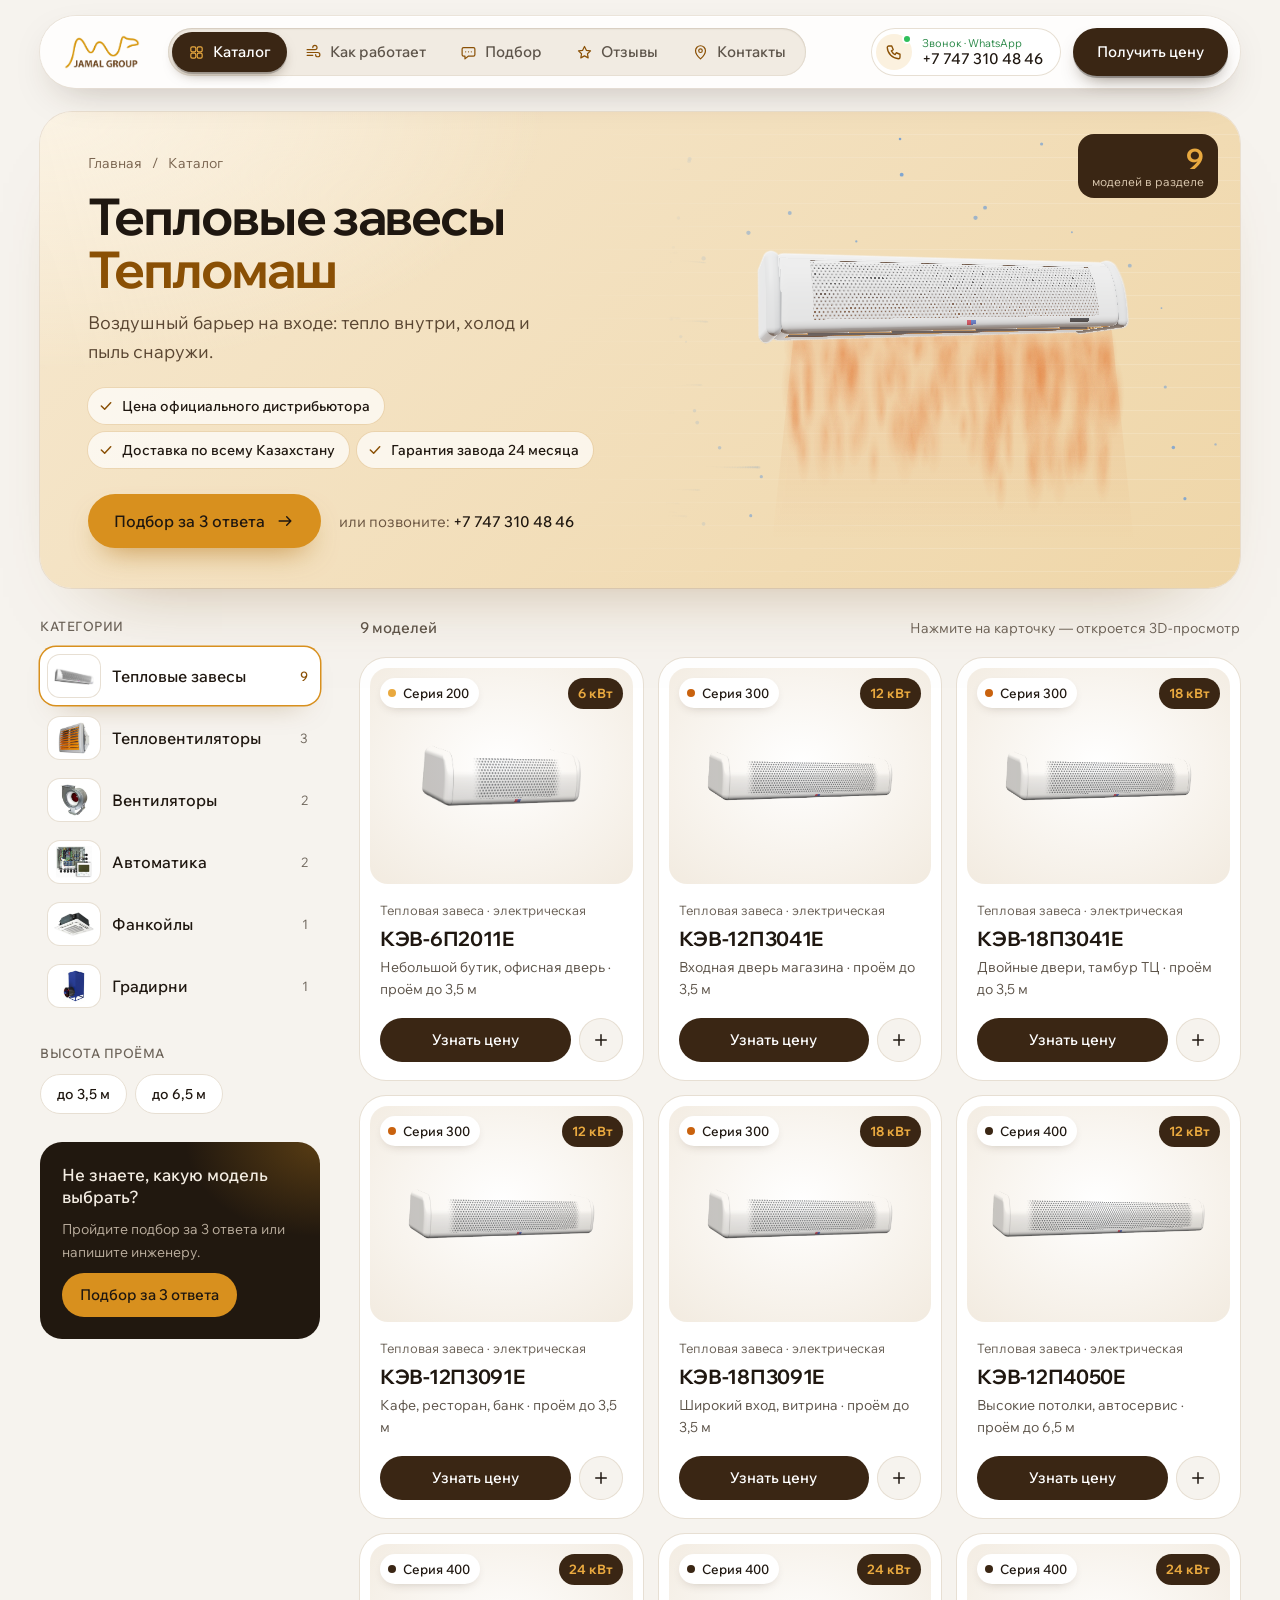
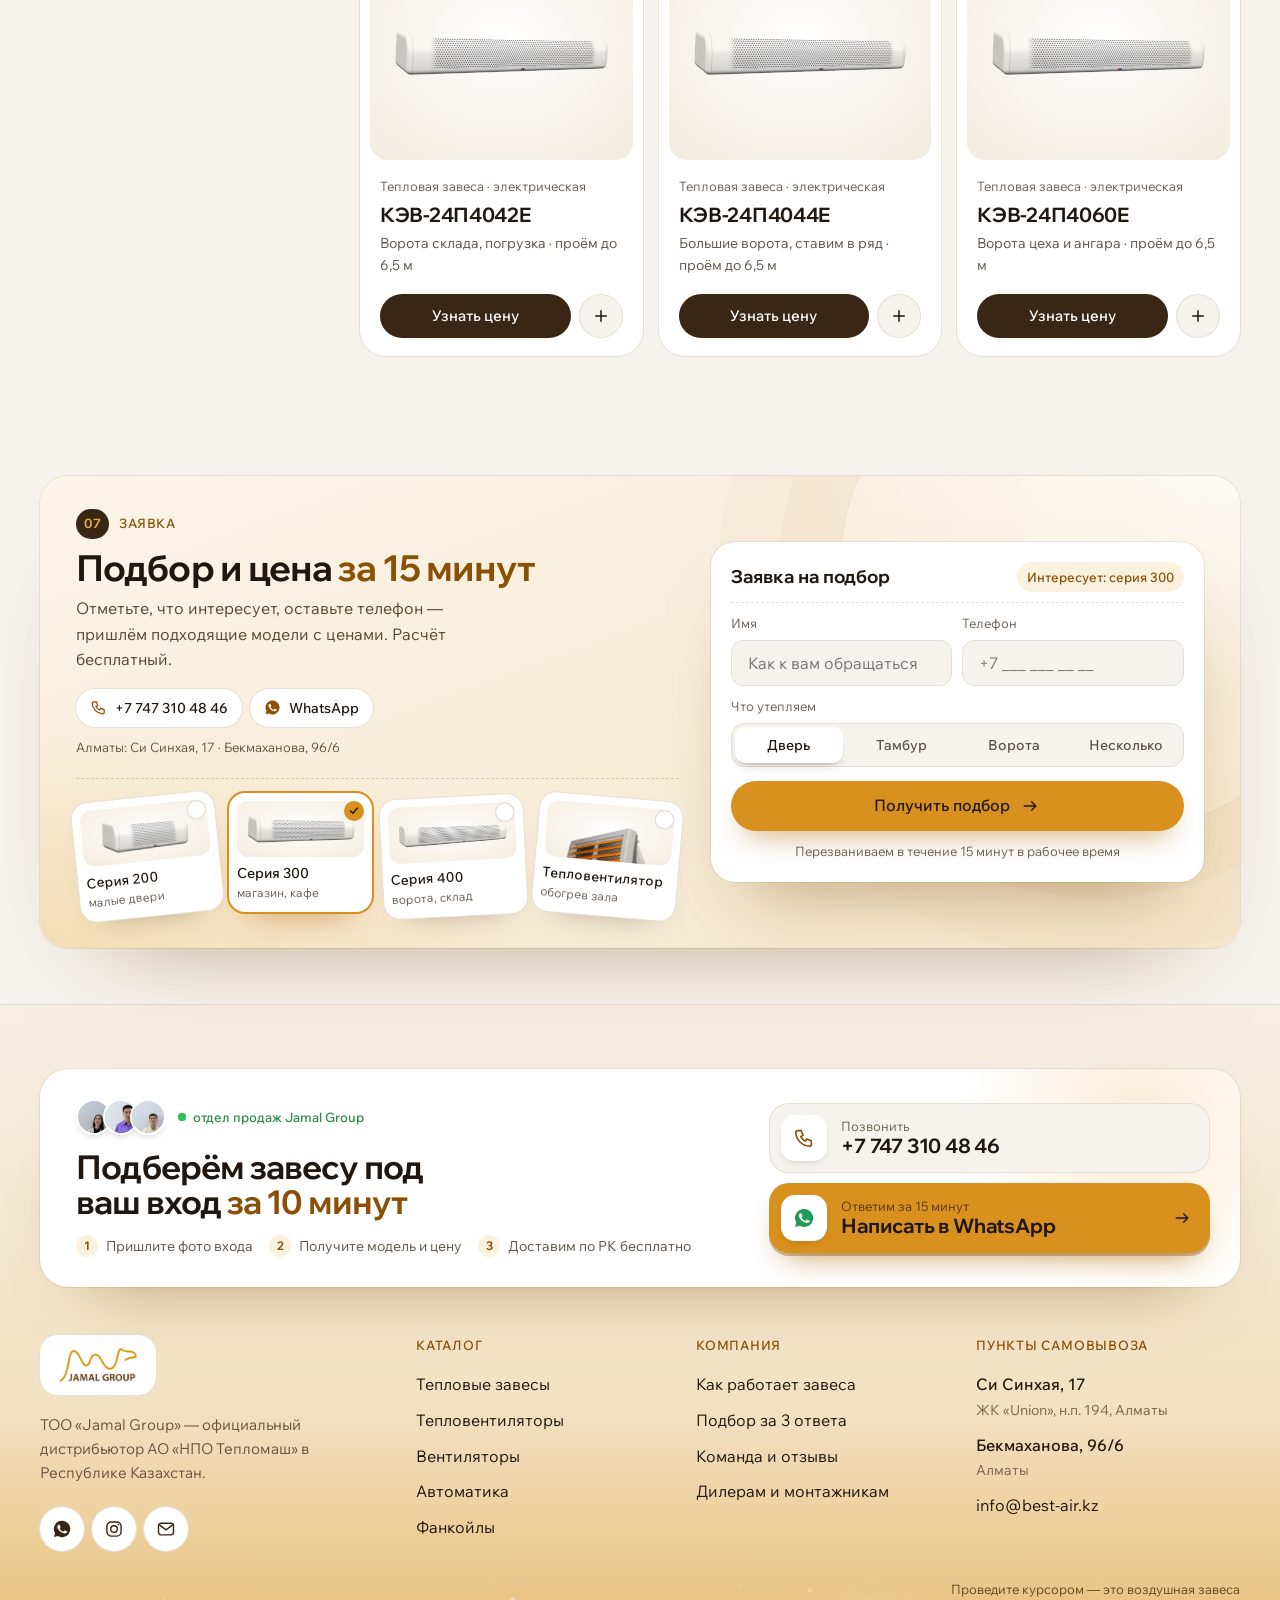
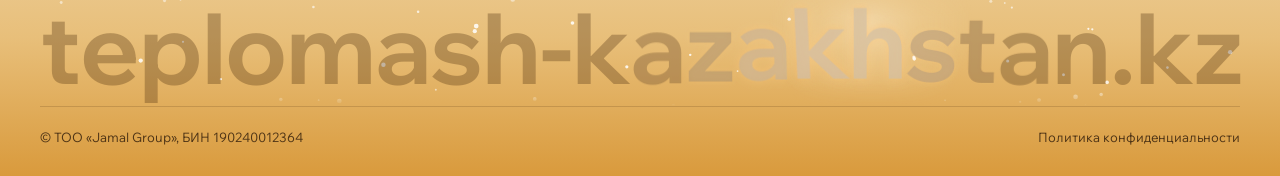
<file: v2/catalog.html>
<!doctype html>
<html lang="ru">
<head>
<meta charset="utf-8">
<meta name="viewport" content="width=device-width,initial-scale=1,viewport-fit=cover">
<title>Каталог Тепломаш — шоурум Jamal Group</title>
<link rel="preconnect" href="https://fonts.googleapis.com"><link rel="preconnect" href="https://fonts.gstatic.com" crossorigin>
<link href="https://fonts.googleapis.com/css2?family=Wix+Madefor+Display:wght@500;600;700&family=Wix+Madefor+Text:wght@400;500&display=swap" rel="stylesheet">
<link rel="stylesheet" href="/v2/style.css">
<script>document.documentElement.classList.add('js')</script>
</head>
<body>
<svg width="0" height="0" style="position:absolute" aria-hidden="true">
  <symbol id="i-wa" viewBox="0 0 24 24"><path fill="currentColor" d="M12 2.2a9.8 9.8 0 0 0-8.4 14.8L2.3 21.7l4.8-1.3A9.8 9.8 0 1 0 12 2.2Zm5.6 13.8c-.24.67-1.4 1.3-1.95 1.34-.5.05-1 .23-3.36-.7-2.84-1.12-4.63-4-4.77-4.2-.14-.18-1.14-1.52-1.14-2.9 0-1.38.72-2.05.98-2.34.25-.28.56-.35.75-.35h.53c.17 0 .4-.06.62.48l.9 2.18c.08.15.13.33.03.52l-.3.5-.45.5c-.15.15-.3.31-.13.6.17.3.76 1.25 1.63 2.03 1.12 1 2.07 1.3 2.36 1.46.3.15.47.12.64-.07l.96-1.12c.2-.3.4-.25.66-.15l2.1.99c.3.15.5.22.57.35.08.13.08.73-.17 1.4Z"/></symbol>
  <symbol id="i-menu" viewBox="0 0 24 24"><path d="M4 8h16M4 16h16" stroke="currentColor" stroke-width="1.8" stroke-linecap="round"/></symbol>
  <symbol id="i-x" viewBox="0 0 24 24"><path d="M6 6l12 12M18 6 6 18" stroke="currentColor" stroke-width="1.8" stroke-linecap="round"/></symbol>
  <symbol id="i-door" viewBox="0 0 24 24"><path d="M6 21V4h12v17M3 21h18M14 12h1" fill="none" stroke="currentColor" stroke-width="1.6" stroke-linecap="round" stroke-linejoin="round"/></symbol>
  <symbol id="i-doors" viewBox="0 0 24 24"><path d="M3 21V4h18v17M12 4v17M1.5 21h21M10 12h-1M14 12h1" fill="none" stroke="currentColor" stroke-width="1.6" stroke-linecap="round" stroke-linejoin="round"/></symbol>
  <symbol id="i-gate" viewBox="0 0 24 24"><path d="M2 21V7l10-4 10 4v14M5 21V10h14v11M5 13.5h14M5 17h14" fill="none" stroke="currentColor" stroke-width="1.6" stroke-linecap="round" stroke-linejoin="round"/></symbol>
  <symbol id="i-h1" viewBox="0 0 24 24"><path d="M9 21V11h6v10M4 21h16M19 11V3m-2 2 2-2 2 2" fill="none" stroke="currentColor" stroke-width="1.6" stroke-linecap="round" stroke-linejoin="round"/></symbol>
  <symbol id="i-h2" viewBox="0 0 24 24"><path d="M8 21V7h8v14M4 21h16M20 7V3m-2 2 2-2 2 2" fill="none" stroke="currentColor" stroke-width="1.6" stroke-linecap="round" stroke-linejoin="round"/></symbol>
  <symbol id="i-h3" viewBox="0 0 24 24"><path d="M5 21V3h12v18M2 21h18M5 9h12M5 15h12M21 9V3m-2 2 2-2 2 2" fill="none" stroke="currentColor" stroke-width="1.6" stroke-linecap="round" stroke-linejoin="round"/></symbol>
  <symbol id="i-bolt" viewBox="0 0 24 24"><path d="M13 2 4 14h7l-1 8 9-12h-7z" fill="none" stroke="currentColor" stroke-width="1.6" stroke-linejoin="round"/></symbol>
  <symbol id="i-drop" viewBox="0 0 24 24"><path d="M12 3s6 6.5 6 11a6 6 0 0 1-12 0c0-4.5 6-11 6-11Z" fill="none" stroke="currentColor" stroke-width="1.6" stroke-linejoin="round"/></symbol>
  <symbol id="i-fan" viewBox="0 0 24 24"><path d="M12 12c0-4 1-8 4-8s3 4-4 8Zm0 0c4 0 8 1 8 4s-4 3-8-4Zm0 0c0 4-1 8-4 8s-3-4 4-8Zm0 0c-4 0-8-1-8-4s4-3 8 4Z" fill="none" stroke="currentColor" stroke-width="1.5" stroke-linejoin="round"/></symbol>
  <symbol id="i-check" viewBox="0 0 24 24"><path d="m5 12 5 5 9-10" fill="none" stroke="currentColor" stroke-width="2.2" stroke-linecap="round" stroke-linejoin="round"/></symbol>
  <symbol id="i-plus" viewBox="0 0 24 24"><path d="M12 5v14M5 12h14" stroke="currentColor" stroke-width="2" stroke-linecap="round"/></symbol>
  <symbol id="i-phone" viewBox="0 0 24 24"><path d="M5 4h4l2 5-2.5 1.5a11 11 0 0 0 5 5L15 13l5 2v4a2 2 0 0 1-2 2A16 16 0 0 1 3 6a2 2 0 0 1 2-2" fill="none" stroke="currentColor" stroke-width="1.8" stroke-linejoin="round"/></symbol>
  <symbol id="i-arrow" viewBox="0 0 24 24"><path d="M5 12h14m-5-5 5 5-5 5" fill="none" stroke="currentColor" stroke-width="1.7" stroke-linecap="round" stroke-linejoin="round"/></symbol>
</svg>
<header class="hdr">
  <div class="wrap">
    <div class="pill">
      <a class="logo" href="/v2/" aria-label="Jamal Group — на главную"><img src="/img/logo.png" alt="Jamal Group" width="71" height="32"></a>
      <nav aria-label="Основное меню"><a href="/v2/catalog.html" aria-current="page"><svg class="ni" viewBox="0 0 24 24"><rect x="4" y="4" width="7" height="7" rx="2"/><rect x="13" y="4" width="7" height="7" rx="2"/><rect x="4" y="13" width="7" height="7" rx="2"/><rect x="13" y="13" width="7" height="7" rx="2"/></svg><span>Каталог</span></a><a href="/v2/#inside"><svg class="ni" viewBox="0 0 24 24"><path d="M3 8h11a3 3 0 1 0-3-3M3 12h15a3 3 0 1 1-3 3M3 16h8"/></svg><span>Как работает</span></a><a href="/v2/#series"><svg class="ni" viewBox="0 0 24 24"><path d="M5 5h14a2 2 0 0 1 2 2v8a2 2 0 0 1-2 2h-7l-5 4v-4H5a2 2 0 0 1-2-2V7a2 2 0 0 1 2-2Z"/><path d="M8 11h.01M12 11h.01M16 11h.01"/></svg><span>Подбор</span></a><a href="/v2/#reviews"><svg class="ni" viewBox="0 0 24 24"><path d="m12 3.5 2.6 5.4 5.9.8-4.3 4.1 1 5.8L12 16.8l-5.2 2.8 1-5.8-4.3-4.1 5.9-.8Z"/></svg><span>Отзывы</span></a><a href="/v2/#contacts"><svg class="ni" viewBox="0 0 24 24"><path d="M12 21s-7-6.2-7-11.5a7 7 0 0 1 14 0C19 14.8 12 21 12 21Z"/><circle cx="12" cy="9.5" r="2.5"/></svg><span>Контакты</span></a></nav>
      <a class="tel" href="tel:+77473104846"><i><svg><use href="#i-phone"/></svg><em class="live" aria-hidden="true"></em></i><span class="tel-t"><small>Звонок · WhatsApp</small>+7 747 310 48 46</span></a>
      <a class="btn btn-ink btn-sm cta-hd" href="/v2/#lead"><span>Получить цену</span></a>
      <button class="burger" id="burger" aria-label="Меню" aria-expanded="false"><svg><use href="#i-menu"/></svg></button>
    </div>
  </div>
</header>
<div class="sheet" id="sheet" aria-hidden="true">
  <nav class="sm-list" aria-label="Меню"><a class="sm" href="/v2/catalog.html"><i><svg viewBox="0 0 24 24"><rect x="4" y="4" width="7" height="7" rx="2"/><rect x="13" y="4" width="7" height="7" rx="2"/><rect x="4" y="13" width="7" height="7" rx="2"/><rect x="13" y="13" width="7" height="7" rx="2"/></svg></i><span><b>Каталог</b><small>Завесы, тепловентиляторы, автоматика</small></span><em aria-hidden="true">→</em></a><a class="sm" href="/v2/#inside"><i><svg viewBox="0 0 24 24"><path d="M3 8h11a3 3 0 1 0-3-3M3 12h15a3 3 0 1 1-3 3M3 16h8"/></svg></i><span><b>Как работает</b><small>Схема: тепло остаётся внутри</small></span><em aria-hidden="true">→</em></a><a class="sm" href="/v2/#series"><i><svg viewBox="0 0 24 24"><path d="M5 5h14a2 2 0 0 1 2 2v8a2 2 0 0 1-2 2h-7l-5 4v-4H5a2 2 0 0 1-2-2V7a2 2 0 0 1 2-2Z"/><path d="M8 11h.01M12 11h.01M16 11h.01"/></svg></i><span><b>Подбор за 3 ответа</b><small>Чат: серия и модель за минуту</small></span><em aria-hidden="true">→</em></a><a class="sm" href="/v2/#reviews"><i><svg viewBox="0 0 24 24"><path d="m12 3.5 2.6 5.4 5.9.8-4.3 4.1 1 5.8L12 16.8l-5.2 2.8 1-5.8-4.3-4.1 5.9-.8Z"/></svg></i><span><b>Отзывы</b><small>Реальные отзывы из 2ГИС</small></span><em aria-hidden="true">→</em></a><a class="sm" href="/v2/#contacts"><i><svg viewBox="0 0 24 24"><path d="M12 21s-7-6.2-7-11.5a7 7 0 0 1 14 0C19 14.8 12 21 12 21Z"/><circle cx="12" cy="9.5" r="2.5"/></svg></i><span><b>Контакты</b><small>Адреса и телефоны в Алматы</small></span><em aria-hidden="true">→</em></a></nav>
  <a class="sm-promo" href="/v2/#series"><img src="/img/c300.png" alt=""><span><small>Не знаете, что выбрать?</small><b>Подберём завесу за 3 ответа</b></span><em aria-hidden="true">→</em></a>
  <div class="sm-team"><span class="sm-faces"><img src="/img/team/malika.jpg" alt=""><img src="/img/team/damir.jpg" alt=""><img src="/img/team/sultan.jpg" alt=""></span><span><b>Отдел продаж Jamal Group</b><small>Алматы: Си Синхая, 17 · Бекмаханова, 96/6</small></span></div>
  <div class="foot"><a class="btn btn-heat" href="https://wa.me/77473104846" target="_blank" rel="noopener"><svg><use href="#i-wa"/></svg>Написать в WhatsApp</a><a class="btn btn-ghost" href="tel:+77473104846"><svg><use href="#i-phone"/></svg>+7 747 310 48 46</a></div>
</div>

<main>
  <section class="ctop2">
    <div class="wrap">
      <div class="cbanner" id="cbanner">
        <div class="cb-copy">
          <div class="crumbs"><a href="/v2/">Главная</a><span>/</span><span>Каталог</span></div>
          <h1><span id="title">Тепловые завесы</span> <em>Тепломаш</em></h1>
          <p class="lead" id="sub"></p>
          <ul class="cb-facts">
            <li><svg><use href="#i-check"/></svg>Цена официального дистрибьютора</li>
            <li><svg><use href="#i-check"/></svg>Доставка по всему Казахстану</li>
            <li><svg><use href="#i-check"/></svg>Гарантия завода 24 месяца</li>
          </ul>
          <div class="cb-cta"><a class="btn btn-heat" href="/v2/#series">Подбор за 3 ответа <svg><use href="#i-arrow"/></svg></a><a class="cb-tel" href="tel:+77473104846">или позвоните: <b>+7 747 310 48 46</b></a></div>
        </div>
        <div class="cb-vis" aria-hidden="true">
          <span class="cb-count"><b id="cbN">9</b><span id="cbNl">моделей в разделе</span></span>
          <canvas id="cbFlow"></canvas>
          <canvas id="cbUnit"></canvas>
          <img id="cbImg" src="/img/heater.jpg" alt="">
          <div class="cb-plinth"></div>
        </div>
      </div>
    </div>
  </section>
  <div class="wrap shop">
    <aside class="side-c" aria-label="Категории и фильтры">
      <div><h2>Категории</h2><div class="clist" id="clist"></div></div>
      <div id="fBox"><h2 id="fTitle">Высота проёма</h2><div class="fchips" id="filters"></div></div>
      <div class="side-help"><b>Не знаете, какую модель выбрать?</b><p>Пройдите подбор за 3 ответа или напишите инженеру.</p><a class="btn btn-heat btn-sm" href="/v2/#series">Подбор за 3 ответа</a></div>
    </aside>
    <div>
      <div class="mcats" id="mcats" role="tablist" aria-label="Категории"></div>
      <div class="cbar"><p class="count" id="count"></p><span class="cbar-hint">Нажмите на карточку — откроется 3D-просмотр</span></div>
      <h2 class="sr-only">Модели</h2>
      <div class="cgrid" id="grid" aria-live="polite"></div>
    </div>
  </div>
  <section class="sec" id="lead" style="padding-top:0">
    <div class="wrap">
      <div class="fin rv">
        <div class="fin-l">
          <span class="kick"><b>07</b>Заявка</span>
          <h2 class="h2">Подбор и цена <em>за 15 минут</em></h2>
          <p class="lead">Отметьте, что интересует, оставьте телефон — пришлём подходящие модели с ценами. Расчёт бесплатный.</p>
          <div class="fin-c">
            <a href="tel:+77473104846"><svg><use href="#i-phone"/></svg>+7 747 310 48 46</a>
            <a href="https://wa.me/77473104846" target="_blank" rel="noopener"><svg><use href="#i-wa"/></svg>WhatsApp</a>
            <span>Алматы: Си Синхая, 17 · Бекмаханова, 96/6</span>
          </div>
          <div class="shelf2" id="shelf2" role="group" aria-label="Что интересует">
            <button type="button" aria-pressed="false" data-v="Завеса серии 200" style="--r:-6deg"><span class="s2-img"><img src="/img/c200.png" alt=""></span><b>Серия 200</b><small>малые двери</small></button>
            <button type="button" aria-pressed="true" data-v="Завеса серии 300" style="--r:2deg"><span class="s2-img"><img src="/img/c300.png" alt=""></span><b>Серия 300</b><small>магазин, кафе</small></button>
            <button type="button" aria-pressed="false" data-v="Завеса серии 400" style="--r:-3deg"><span class="s2-img"><img src="/img/c400.png" alt=""></span><b>Серия 400</b><small>ворота, склад</small></button>
            <button type="button" aria-pressed="false" data-v="Тепловентилятор" style="--r:5deg"><span class="s2-img ph"><img src="/img/heater.jpg" alt=""></span><b>Тепло&shy;вентилятор</b><small>обогрев зала</small></button>
          </div>
        </div>
        <form class="fin-form" id="form" novalidate>
          <div class="ff-head"><span>Заявка на подбор</span><span class="ff-pick" id="ffPick">Интересует: серия 300</span></div>
          <div class="ff-row"><div class="ff-f"><label for="fName">Имя</label><input id="fName" autocomplete="name" placeholder="Как к вам обращаться"></div>
          <div class="ff-f"><label for="fTel">Телефон</label><input id="fTel" type="tel" inputmode="tel" autocomplete="tel" placeholder="+7 ___ ___ __ __" required><p class="err" id="err">Укажите телефон, например +7 701 123 45 67</p></div></div>
          <div class="ff-f"><span class="lbl">Что утепляем</span><div class="ff-seg" id="fPlSeg" role="radiogroup" aria-label="Что утепляем"><button type="button" role="radio" aria-checked="true">Дверь</button><button type="button" role="radio" aria-checked="false">Тамбур</button><button type="button" role="radio" aria-checked="false">Ворота</button><button type="button" role="radio" aria-checked="false">Несколько</button></div><input type="hidden" id="fPl" value="Дверь"></div>
          <button class="btn btn-heat" type="submit">Получить подбор <svg><use href="#i-arrow"/></svg></button>
          <small>Перезваниваем в течение 15 минут в рабочее время</small>
          <div class="ok" role="status"><b>Спасибо, заявка принята.</b><br>Перезвоним в течение 15 минут. Быстрее всего — в WhatsApp: +7 747 310 48 46.</div>
        </form>
      </div>
    </div>
  </section>
</main>
<footer class="ftr" id="contacts">
  <div class="wrap">
    <div class="ftr-cta">
      <div class="fc-l">
        <div class="fc-mgr"><img src="/img/team/malika.jpg" alt=""><img src="/img/team/damir.jpg" alt=""><img src="/img/team/sultan.jpg" alt=""><span class="fc-on"><i></i>отдел продаж Jamal Group</span></div>
        <h2 class="ftr-h">Подберём завесу под ваш вход <em>за 10 минут</em></h2>
        <ul class="fc-steps"><li><b>1</b>Пришлите фото входа</li><li><b>2</b>Получите модель и цену</li><li><b>3</b>Доставим по РК бесплатно</li></ul>
      </div>
      <div class="fc-r">
        <a class="fc-tel" href="tel:+77473104846"><span class="fc-ic"><svg><use href="#i-phone"/></svg></span><span><small>Позвонить</small>+7 747 310 48 46</span></a>
        <a class="fc-wa" href="https://wa.me/77473104846?text=%D0%97%D0%B4%D1%80%D0%B0%D0%B2%D1%81%D1%82%D0%B2%D1%83%D0%B9%D1%82%D0%B5!%20%D0%9F%D0%BE%D0%B4%D0%B1%D0%B5%D1%80%D0%B8%D1%82%D0%B5%2C%20%D0%BF%D0%BE%D0%B6%D0%B0%D0%BB%D1%83%D0%B9%D1%81%D1%82%D0%B0%2C%20%D1%82%D0%B5%D0%BF%D0%BB%D0%BE%D0%B2%D1%83%D1%8E%20%D0%B7%D0%B0%D0%B2%D0%B5%D1%81%D1%83." target="_blank" rel="noopener"><span class="fc-ic"><svg><use href="#i-wa"/></svg></span><span><small>Ответим за 15 минут</small>Написать в WhatsApp</span><svg class="fc-ar"><use href="#i-arrow"/></svg></a>
      </div>
    </div>
    <div class="ft2">
      <div class="ft2-brand">
        <span class="ft2-logo"><img src="/img/logo.png" alt="Jamal Group" width="90" height="40"></span>
        <p>ТОО «Jamal Group» — официальный дистрибьютор АО «НПО Тепломаш» в Республике Казахстан.</p>
        <div class="ft2-soc"><a href="https://wa.me/77473104846" target="_blank" rel="noopener" aria-label="WhatsApp"><svg><use href="#i-wa"/></svg></a><a href="https://www.instagram.com/volcano_kazakhstan/" target="_blank" rel="noopener" aria-label="Instagram"><svg viewBox="0 0 24 24"><rect x="3.5" y="3.5" width="17" height="17" rx="5" fill="none" stroke="currentColor" stroke-width="1.7"/><circle cx="12" cy="12" r="4" fill="none" stroke="currentColor" stroke-width="1.7"/><circle cx="17.3" cy="6.7" r="1.1" fill="currentColor"/></svg></a><a href="mailto:info@best-air.kz" aria-label="Почта"><svg viewBox="0 0 24 24"><rect x="3" y="5" width="18" height="14" rx="3" fill="none" stroke="currentColor" stroke-width="1.7"/><path d="m4 7 8 6 8-6" fill="none" stroke="currentColor" stroke-width="1.7"/></svg></a></div>
      </div>
      <div><h4>Каталог</h4><ul><li><a href="/v2/catalog.html?c=curtains">Тепловые завесы</a></li><li><a href="/v2/catalog.html?c=heaters">Тепловентиляторы</a></li><li><a href="/v2/catalog.html?c=fans">Вентиляторы</a></li><li><a href="/v2/catalog.html?c=automation">Автоматика</a></li><li><a href="/v2/catalog.html?c=fancoils">Фанкойлы</a></li></ul></div>
      <div><h4>Компания</h4><ul><li><a href="/v2/#inside">Как работает завеса</a></li><li><a href="/v2/#series">Подбор за 3 ответа</a></li><li><a href="/v2/#people">Команда и отзывы</a></li><li><a href="/v2/#lead">Дилерам и монтажникам</a></li></ul></div>
      <div><h4>Пункты самовывоза</h4><ul class="ft2-addr"><li><b>Си Синхая, 17</b><span>ЖК «Union», н.п. 194, Алматы</span></li><li><b>Бекмаханова, 96/6</b><span>Алматы</span></li><li><a href="mailto:info@best-air.kz">info@best-air.kz</a></li></ul></div>
    </div>
    <div class="fdomain" id="fdomain" role="img" aria-label="teplomash-kazakhstan.kz">
      <canvas class="fd-air" aria-hidden="true"></canvas>
      <div class="fd-text" aria-hidden="true"></div>
      <span class="fd-hint" aria-hidden="true">Проведите курсором — это воздушная завеса</span>
    </div>
    <div class="fb2"><span>© ТОО «Jamal Group», БИН 190240012364</span><a href="#">Политика конфиденциальности</a></div>
  </div>
</footer>
<div class="rq" id="rq" aria-live="polite"><div><b id="rqN">0 моделей</b><span>в списке запроса</span></div><a class="btn btn-heat" id="rqSend" href="#" target="_blank" rel="noopener"><svg><use href="#i-wa"/></svg>Отправить</a></div>
<div class="mbar"><a class="btn btn-ghost" href="tel:+77473104846">Позвонить</a><a class="btn btn-heat" href="https://wa.me/77473104846" target="_blank" rel="noopener"><svg><use href="#i-wa"/></svg>WhatsApp</a></div>

<div class="modal" id="modal" role="dialog" aria-modal="true" aria-labelledby="mT">
  <div class="m-box">
    <div class="m-vis" id="mVis"><button class="m-x" id="mX" aria-label="Закрыть"><svg><use href="#i-x"/></svg></button></div>
    <div class="m-in">
      <h3 id="mT"></h3>
      <p style="color:var(--ink-2)" id="mU"></p>
      <div class="m-spec" id="mS"></div>
      <p style="color:var(--ink-2);font-size:15px">Пришлём цену официального дистрибьютора и срок поставки. Доставка по Казахстану бесплатная.</p>
      <a class="btn btn-heat" id="mWa" href="#" target="_blank" rel="noopener"><svg><use href="#i-wa"/></svg>Узнать цену в WhatsApp</a>
      <a class="btn btn-ghost" href="tel:+77473104846">Позвонить: +7 747 310 48 46</a>
    </div>
  </div>
</div>

<script src="/shared/data.js"></script>
<script src="/shared/curtain3d.js"></script>
<script src="/shared/airflow2.js"></script>
<script src="/v2/main.js"></script>
<script src="/v2/popup.js"></script>
<script>
(() => {
  const $ = s => document.querySelector(s), $$ = (s, r = document) => [...r.querySelectorAll(s)];
  const qs = new URLSearchParams(location.search);
  const st = { c: qs.get('c') || 'curtains', h: qs.get('h'), e: null };
  const n = id => TM.products.filter(p => p.cat === id).length;
  $('#clist').innerHTML = TM.categories.map(c => `<button data-c="${c.id}" aria-pressed="false"><span class="ct"><img src="${c.img}" alt=""></span><b>${c.name}</b><em>${n(c.id)}</em></button>`).join('');
  $('#mcats').innerHTML = TM.categories.map(c => `<button data-c="${c.id}" aria-selected="false">${c.short}</button>`).join('');
  const render = () => {
    const cat = TM.categories.find(c => c.id === st.c);
    $('#title').textContent = cat.name; $('#sub').textContent = cat.text; window.V2banner && window.V2banner(cat, TM.products.filter(p => p.cat === st.c).length);
    $$('#clist button').forEach(b => b.setAttribute('aria-pressed', b.dataset.c === st.c));
    $$('#mcats button').forEach(b => b.setAttribute('aria-selected', b.dataset.c === st.c));
    const fl = st.c === 'curtains' ? [['h', 'low', 'до 3,5 м'], ['h', 'high', 'до 6,5 м']] : st.c === 'heaters' ? [['e', 'e', 'Электрические'], ['e', 'w', 'Водяные']] : [];
    $('#fBox').hidden = !fl.length; $('#fTitle').textContent = st.c === 'heaters' ? 'Тип нагрева' : 'Высота проёма';
    $('#filters').innerHTML = fl.map(([k, v, l]) => `<button class="ft-chip" data-k="${k}" data-v="${v}" aria-pressed="${st[k] === v}">${l}</button>`).join('');
    const list = TM.products.filter(p => p.cat === st.c && (!st.h || p.hKey === st.h) && (!st.e || p.heatKey === st.e));
    const k = list.length; $('#count').textContent = k + ' ' + (k === 1 ? 'модель' : k < 5 ? 'модели' : 'моделей');
    $('.cbar-hint').hidden = st.c !== 'curtains';
    $('#grid').innerHTML = list.map(window.V2tile).join('');
    syncRq();
  };
  const setC = c => { st.c = c; st.h = st.e = null; history.replaceState(null, '', '?c=' + c); render(); };
  $('#clist').addEventListener('click', e => { const b = e.target.closest('button'); b && setC(b.dataset.c); });
  $('#mcats').addEventListener('click', e => { const b = e.target.closest('button'); b && setC(b.dataset.c); });
  $('#filters').addEventListener('click', e => { const b = e.target.closest('.ft-chip'); if (!b) return; const k = b.dataset.k; st[k] = st[k] === b.dataset.v ? null : b.dataset.v; render(); });
  // request list: several models in one WhatsApp message
  const rq = new Map();
  const syncRq = () => {
    const k = rq.size, bar = $('#rq'); bar.classList.toggle('show', k > 0);
    $('#rqN').textContent = k + ' ' + (k === 1 ? 'модель' : k < 5 ? 'модели' : 'моделей');
    $('#rqSend').href = TM.wa('Здравствуйте! Прошу цену и наличие:\n' + [...rq.values()].map(p => '• ' + p.name).join('\n'));
    $$('#grid .add').forEach(b => { const on = rq.has(b.dataset.id); b.setAttribute('aria-pressed', on); b.setAttribute('aria-label', on ? 'Убрать из списка запроса' : 'Добавить в список запроса'); });
  };
  $('#grid').addEventListener('click', e => { const b = e.target.closest('.add'); if (!b) return; e.stopPropagation(); const p = TM.products.find(x => x.id === b.dataset.id); rq.has(p.id) ? rq.delete(p.id) : rq.set(p.id, p); syncRq(); });
  // quick view with a live 3D unit for curtains
  const modal = $('#modal'), vis = $('#mVis');
  let canvas = null, c3 = null;
  const open = id => {
    const p = TM.products.find(x => x.id === id); if (!p) return;
    $('#mT').textContent = p.name; $('#mU').textContent = 'Подходит: ' + p.use.toLowerCase();
    const rows = [['Мощность', p.kw ? p.kw + ' кВт' : 'по расчёту'], ['Нагрев', p.heat], ['Серия', p.series], ['Высота проёма', p.height], ['Гарантия', '24 месяца'], ['Доставка', 'бесплатно по РК']].filter(r => r[1]);
    $('#mS').innerHTML = rows.map(([a, b]) => `<div><span>${a}</span><b>${b}</b></div>`).join('');
    $('#mWa').href = TM.wa('Здравствуйте! Интересует ' + p.name + '. Подскажите цену и наличие.');
    vis.querySelectorAll('img').forEach(x => x.remove());
    const is3d = p.cat === 'curtains' && window.Curtain3D;
    if (is3d && !canvas) {
      canvas = document.createElement('canvas'); vis.appendChild(canvas);
      const hint = document.createElement('span'); hint.className = 'hint'; hint.textContent = 'Поверните модель курсором'; vis.appendChild(hint);
    }
    if (canvas) { canvas.hidden = !is3d; vis.querySelector('.hint').hidden = !is3d; }
    if (!is3d) { const im = new Image(); im.src = p.img; im.alt = p.name; vis.appendChild(im); }
    modal.classList.add('open'); document.body.style.overflow = 'hidden';
    if (is3d) requestAnimationFrame(() => {
      const z = Math.min(1.4, vis.clientWidth * .78 / (1.651 * p.len * Math.max(1, vis.clientHeight)));
      const conf = { len: p.len, zoom: z, yaw: -.5, pitch: .12, heat: .8 };
      if (!c3) c3 = Curtain3D(canvas, Object.assign({ light: 'studio' }, conf)); else c3.set(conf);
    });
    $('#mX').focus();
  };
  const close = () => { modal.classList.remove('open'); document.body.style.overflow = ''; };
  $('#grid').addEventListener('click', e => { if (e.target.closest('a,button')) return; const c = e.target.closest('.tile'); c && open(c.dataset.id); });
  $('#grid').addEventListener('keydown', e => { if (e.key === 'Enter' && e.target.classList.contains('tile')) open(e.target.dataset.id); });
  $('#mX').addEventListener('click', close);
  modal.addEventListener('click', e => { if (e.target === modal) close(); });
  addEventListener('keydown', e => { if (e.key === 'Escape') close(); });
  render();
  const o = qs.get('open'); if (o) setTimeout(() => open(o), 300);
})();
</script>
</body>
</html>
</file>
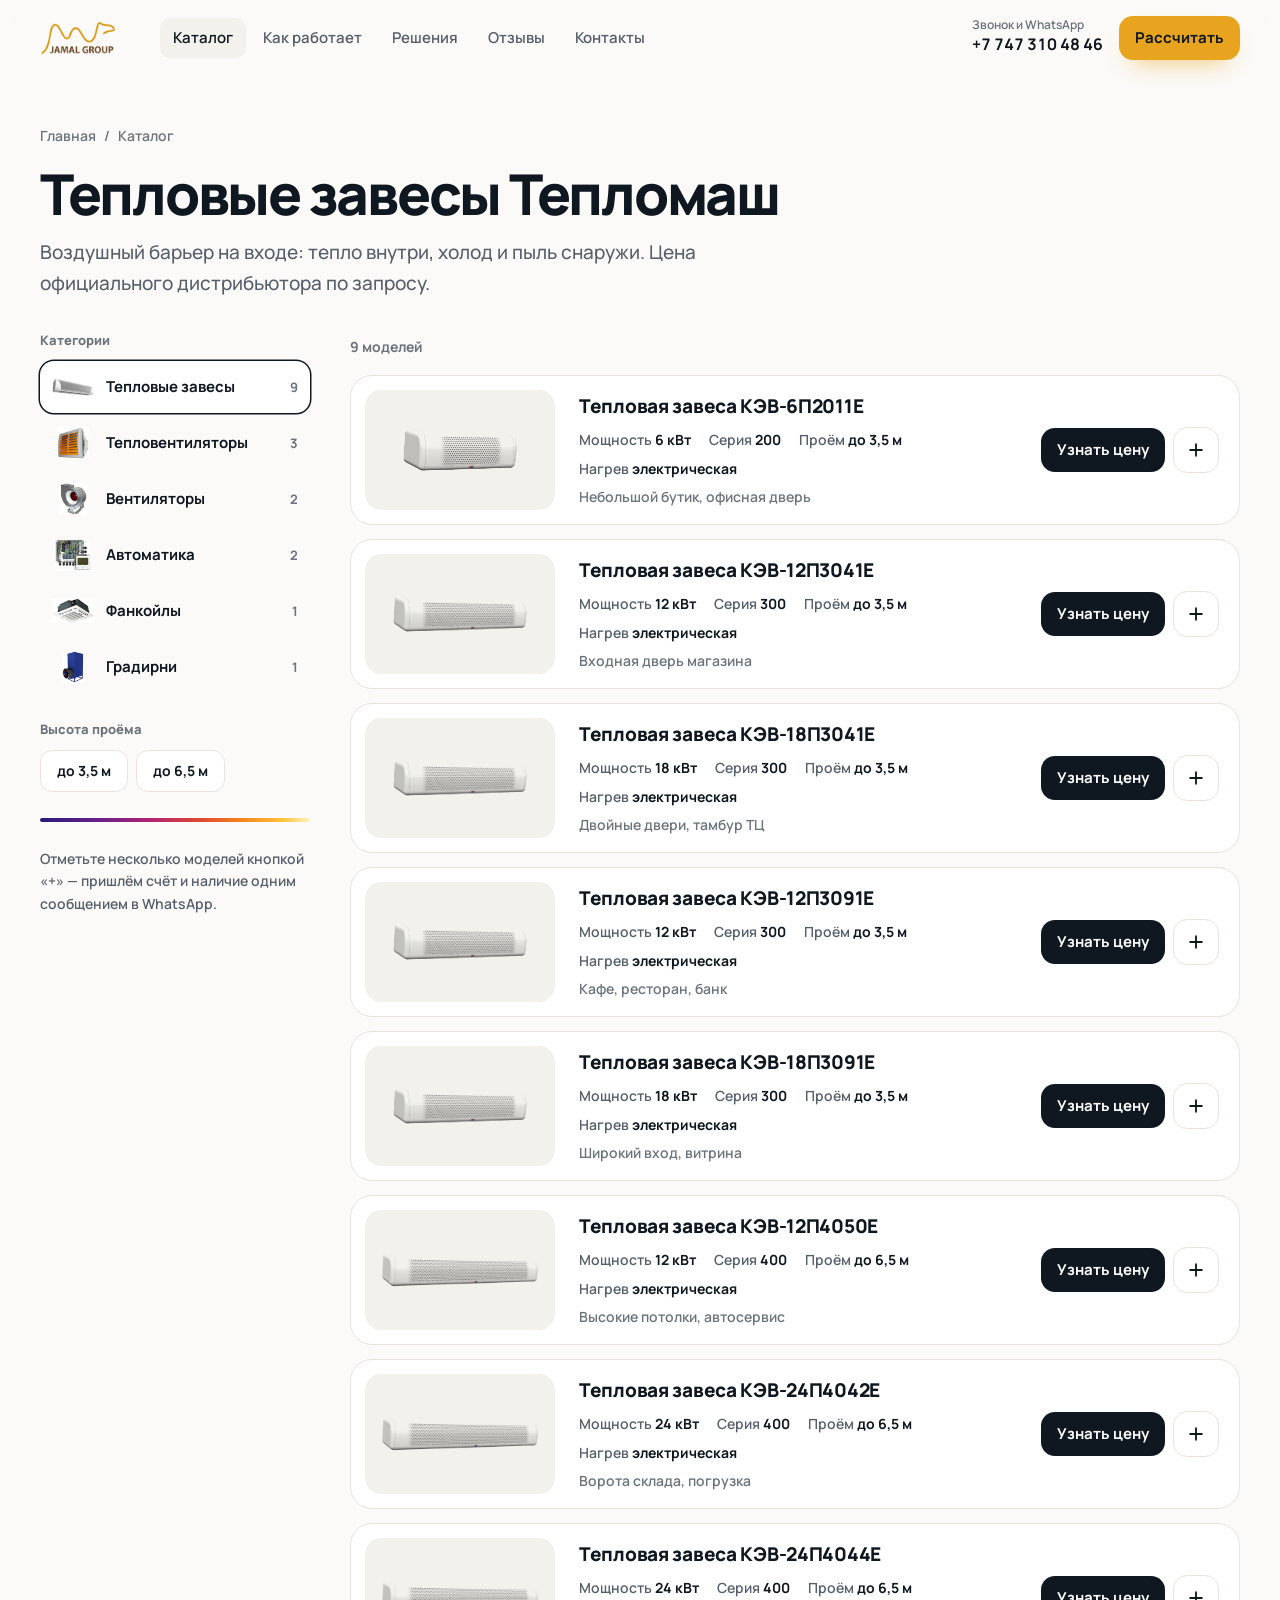
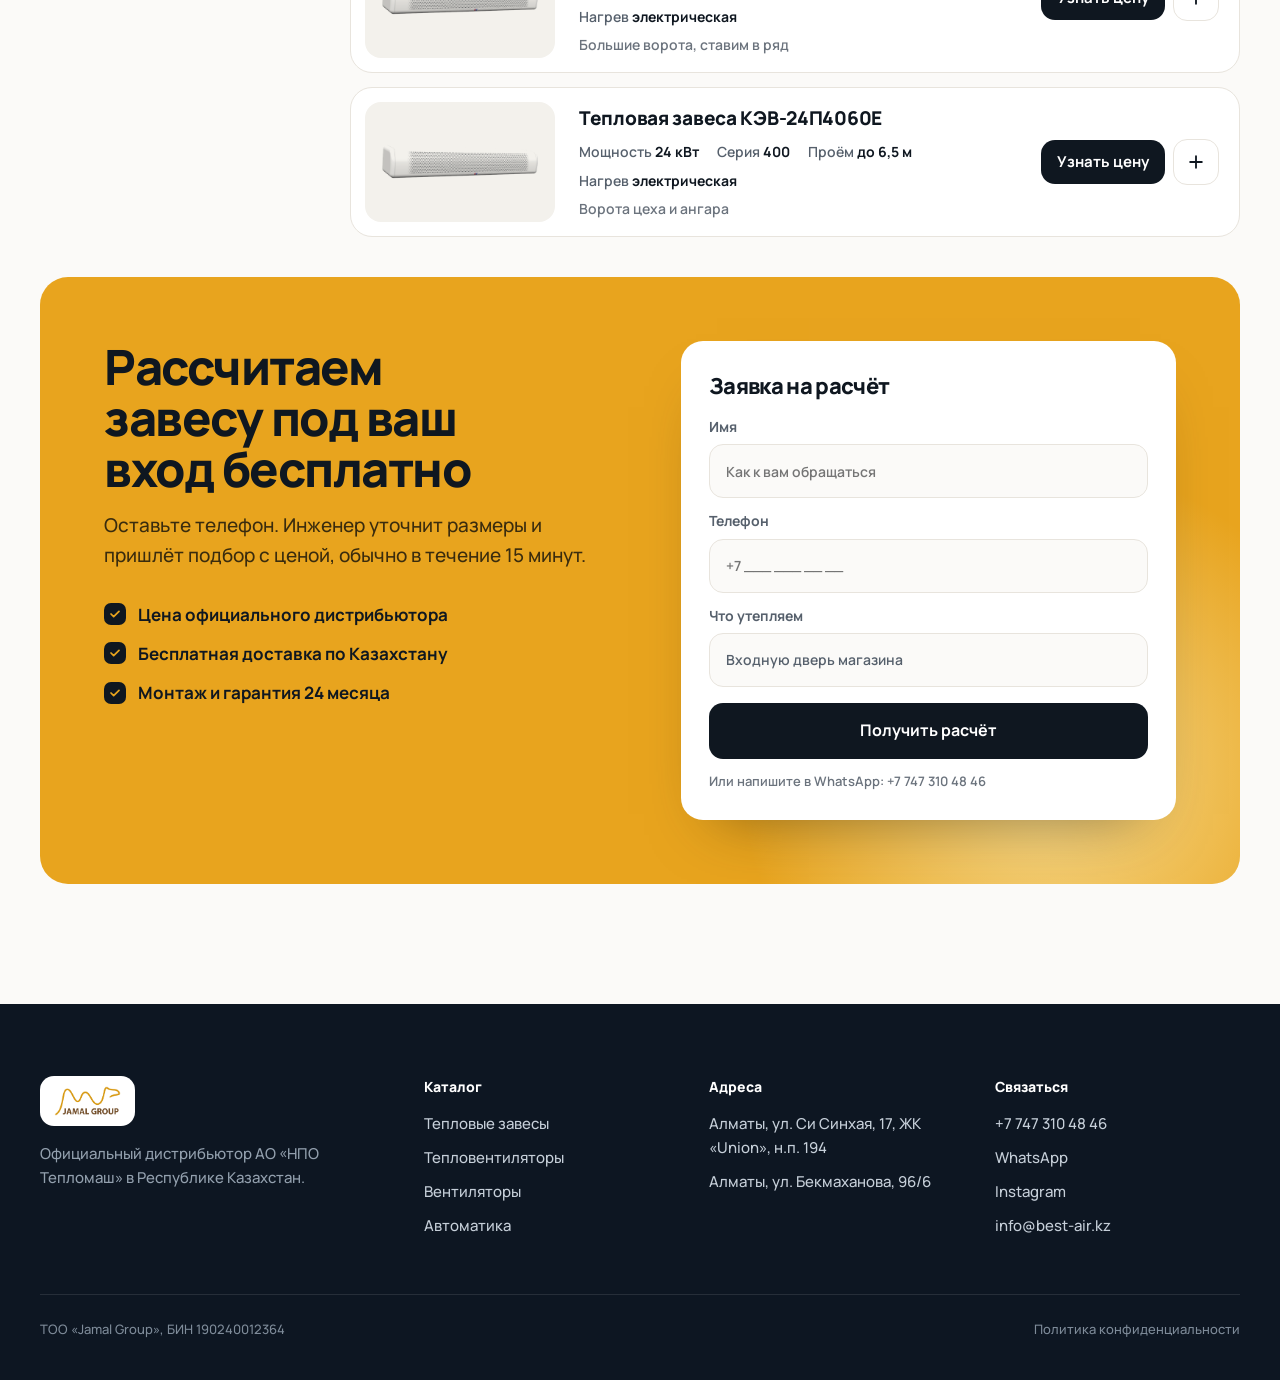
<file: v3/catalog.html>
<!doctype html>
<html lang="ru">
<head>
<meta charset="utf-8">
<meta name="viewport" content="width=device-width,initial-scale=1,viewport-fit=cover">
<title>Каталог Тепломаш — цены по запросу, доставка по Казахстану</title>
<link rel="preconnect" href="https://fonts.googleapis.com"><link rel="preconnect" href="https://fonts.gstatic.com" crossorigin>
<link href="https://fonts.googleapis.com/css2?family=Manrope:wght@500;600;700;800&display=swap" rel="stylesheet">
<link rel="stylesheet" href="/v3/style.css">
<script>document.documentElement.classList.add('js')</script>
</head>
<body>
<svg width="0" height="0" style="position:absolute" aria-hidden="true">
  <symbol id="i-wa" viewBox="0 0 24 24"><path fill="currentColor" d="M12 2.2a9.8 9.8 0 0 0-8.4 14.8L2.3 21.7l4.8-1.3A9.8 9.8 0 1 0 12 2.2Zm5.6 13.8c-.24.67-1.4 1.3-1.95 1.34-.5.05-1 .23-3.36-.7-2.84-1.12-4.63-4-4.77-4.2-.14-.18-1.14-1.52-1.14-2.9 0-1.38.72-2.05.98-2.34.25-.28.56-.35.75-.35h.53c.17 0 .4-.06.62.48l.9 2.18c.08.15.13.33.03.52l-.3.5-.45.5c-.15.15-.3.31-.13.6.17.3.76 1.25 1.63 2.03 1.12 1 2.07 1.3 2.36 1.46.3.15.47.12.64-.07l.96-1.12c.2-.3.4-.25.66-.15l2.1.99c.3.15.5.22.57.35.08.13.08.73-.17 1.4Z"/></symbol>
  <symbol id="i-plus" viewBox="0 0 24 24"><path d="M12 5v14M5 12h14" stroke="currentColor" stroke-width="2.2" stroke-linecap="round"/></symbol>
  <symbol id="i-check" viewBox="0 0 24 24"><path d="m5 12 5 5 9-10" fill="none" stroke="currentColor" stroke-width="2.4" stroke-linecap="round" stroke-linejoin="round"/></symbol>
  <symbol id="i-menu" viewBox="0 0 24 24"><path d="M4 7h16M4 12h16M4 17h10" stroke="currentColor" stroke-width="2" stroke-linecap="round"/></symbol>
  <symbol id="i-x" viewBox="0 0 24 24"><path d="M6 6l12 12M18 6 6 18" stroke="currentColor" stroke-width="2" stroke-linecap="round"/></symbol>
</svg>
<header class="hdr scrolled" id="hdr">
  <div class="wrap">
    <a class="logo" href="/v3/" aria-label="Jamal Group — на главную"><img src="/img/logo.png" alt="Jamal Group" width="75" height="34"></a>
    <nav class="nav" aria-label="Основное меню"><a href="/v3/catalog.html" aria-current="page">Каталог</a><a href="/v3/#thermal">Как работает</a><a href="/v3/#where">Решения</a><a href="/v3/#reviews">Отзывы</a><a href="/v3/#lead">Контакты</a></nav>
    <div class="hdr-r">
      <a class="tel" href="tel:+77473104846"><small>Звонок и WhatsApp</small>+7 747 310 48 46</a>
      <a class="btn btn-gold btn-sm" href="/v3/#lead">Рассчитать</a>
      <button class="burger" id="burger" aria-label="Меню" aria-expanded="false"><svg><use href="#i-menu"/></svg></button>
    </div>
  </div>
</header>
<div class="sheet" id="sheet" aria-hidden="true">
  <a class="big" href="/v3/catalog.html">Каталог</a><a class="big" href="/v3/#thermal">Как работает</a><a class="big" href="/v3/#where">Решения</a><a class="big" href="/v3/#reviews">Отзывы</a><a class="big" href="/v3/#lead">Контакты</a>
  <div class="foot"><a class="btn btn-gold" href="https://wa.me/77473104846" target="_blank" rel="noopener"><svg><use href="#i-wa"/></svg>Написать в WhatsApp</a><a class="btn btn-line" href="tel:+77473104846">+7 747 310 48 46</a></div>
</div>

<main>
  <section class="ctop">
    <div class="wrap">
      <div class="crumbs"><a href="/v3/">Главная</a><span>/</span><span>Каталог</span></div>
      <h1 id="title">Тепловые завесы Тепломаш</h1>
      <p class="lead" id="sub" style="margin-top:14px"></p>
    </div>
  </section>
  <div class="wrap shop">
    <aside class="side-c" aria-label="Категории и фильтры">
      <div><h2>Категории</h2><div class="clist" id="clist"></div></div>
      <div id="fBox"><h2>Высота проёма</h2><div class="chips" id="fH"><button class="chipb" data-v="low" aria-pressed="false">до 3,5 м</button><button class="chipb" data-v="high" aria-pressed="false">до 6,5 м</button></div></div>
      <div class="tline"></div>
      <p style="font-size:14px;color:var(--ink-2);font-weight:600">Отметьте несколько моделей кнопкой «+» — пришлём счёт и наличие одним сообщением в WhatsApp.</p>
    </aside>
    <div>
      <div class="mcats" id="mcats" role="tablist" aria-label="Категории"></div>
      <p style="margin:6px 0 16px;color:var(--ink-3);font-weight:700;font-size:14px" id="count"></p>
      <h2 style="position:absolute;width:1px;height:1px;overflow:hidden;clip:rect(0 0 0 0)">Модели</h2><div class="plist" id="plist" aria-live="polite"></div>
    </div>
  </div>
  <section id="lead">
    <div class="wrap">
      <div class="lead-box rv">
        <div>
          <h2 class="h2">Рассчитаем завесу под ваш вход бесплатно</h2>
          <p class="lead" style="margin-top:16px">Оставьте телефон. Инженер уточнит размеры и пришлёт подбор с ценой, обычно в течение 15 минут.</p>
          <ul><li>Цена официального дистрибьютора</li><li>Бесплатная доставка по Казахстану</li><li>Монтаж и гарантия 24 месяца</li></ul>
        </div>
        <form class="form" id="form" novalidate>
          <h3>Заявка на расчёт</h3>
          <label for="fN">Имя<input id="fN" autocomplete="name" placeholder="Как к вам обращаться"></label>
          <label for="fT">Телефон<input id="fT" type="tel" inputmode="tel" autocomplete="tel" placeholder="+7 ___ ___ __ __" required></label>
          <p class="err">Укажите телефон, например +7 701 123 45 67</p>
          <label for="fP">Что утепляем<select id="fP"><option>Входную дверь магазина</option><option>Вход кафе или офиса</option><option>Ворота склада</option><option>Цех или автосервис</option><option>Несколько входов</option></select></label>
          <button class="btn btn-ink" type="submit">Получить расчёт</button>
          <small>Или напишите в WhatsApp: +7 747 310 48 46</small>
          <div class="ok" role="status"><b>Заявка принята.</b> Инженер перезвонит в течение 15 минут в рабочее время.</div>
        </form>
      </div>
    </div>
  </section>
</main>
<footer>
  <div class="wrap">
    <div class="ft">
      <div><span class="logo-w"><img src="/img/logo.png" alt="Jamal Group"></span><p style="margin-top:16px;font-size:15px;max-width:34ch;color:#93A0AE">Официальный дистрибьютор АО «НПО Тепломаш» в Республике Казахстан.</p></div>
      <div><h4>Каталог</h4><ul><li><a href="/v3/catalog.html?c=curtains">Тепловые завесы</a></li><li><a href="/v3/catalog.html?c=heaters">Тепловентиляторы</a></li><li><a href="/v3/catalog.html?c=fans">Вентиляторы</a></li><li><a href="/v3/catalog.html?c=automation">Автоматика</a></li></ul></div>
      <div><h4>Адреса</h4><ul><li>Алматы, ул. Си Синхая, 17, ЖК «Union», н.п. 194</li><li>Алматы, ул. Бекмаханова, 96/6</li></ul></div>
      <div><h4>Связаться</h4><ul><li><a href="tel:+77473104846">+7 747 310 48 46</a></li><li><a href="https://wa.me/77473104846" target="_blank" rel="noopener">WhatsApp</a></li><li><a href="https://www.instagram.com/volcano_kazakhstan/" target="_blank" rel="noopener">Instagram</a></li><li><a href="mailto:info@best-air.kz">info@best-air.kz</a></li></ul></div>
    </div>
    <div class="fb"><span>ТОО «Jamal Group», БИН 190240012364</span><a href="#">Политика конфиденциальности</a></div>
  </div>
</footer>

<div class="dlg" id="dlg" role="dialog" aria-modal="true" aria-labelledby="dT">
  <div class="dlg-box">
    <button class="dlg-x" id="dX" aria-label="Закрыть"><svg><use href="#i-x"/></svg></button>
    <div class="dlg-img"><img id="dImg" src="/img/c300.png" alt=""><span class="kw" id="dKw"></span></div>
    <div class="dlg-in">
      <h3 id="dT"></h3>
      <p class="use" id="dU"></p>
      <ul class="dspec" id="dS"></ul>
      <p class="dnote">Цена официального дистрибьютора и срок поставки — в ответ на запрос. Доставка по Казахстану бесплатная.</p>
      <div class="dlg-act"><a class="btn btn-gold" id="dWa" href="#" target="_blank" rel="noopener"><svg><use href="#i-wa"/></svg>Узнать цену</a><button class="btn btn-line add-l" id="dAdd">Добавить в лист запроса</button></div>
    </div>
  </div>
</div>
<div class="rq" id="rq" aria-live="polite"><div><b id="rqN">0 моделей</b><br><span>в листе запроса</span></div><a class="btn btn-gold" id="rqSend" href="#" target="_blank" rel="noopener"><svg><use href="#i-wa"/></svg>Отправить в WhatsApp</a></div>
<div class="mbar"><a class="btn btn-line" href="tel:+77473104846">Позвонить</a><a class="btn btn-gold" href="https://wa.me/77473104846" target="_blank" rel="noopener"><svg><use href="#i-wa"/></svg>WhatsApp</a></div>

<script src="/shared/data.js"></script>
<script src="/v3/main.js"></script>
<script>
(() => {
  const $ = s => document.querySelector(s), $$ = (s, r = document) => [...r.querySelectorAll(s)];
  const qs = new URLSearchParams(location.search);
  const st = { c: qs.get('c') || 'curtains', h: null };
  const n = id => TM.products.filter(p => p.cat === id).length;
  $('#clist').innerHTML = TM.categories.map(c => `<button data-c="${c.id}" aria-pressed="false"><img src="${c.img}" alt="">${c.name}<em>${n(c.id)}</em></button>`).join('');
  $('#mcats').innerHTML = TM.categories.map(c => `<button class="chipb" data-c="${c.id}" aria-selected="false">${c.short}</button>`).join('');
  const row = p => `<article class="row" data-id="${p.id}" tabindex="0">
      <div class="ri"><img src="${p.img}" alt="${p.name}" loading="lazy"${p.len ? ` style="width:${Math.round(30 + p.len * 55)}%"` : ''}></div>
      <div><h3>${p.name}</h3>
        <div class="meta">${p.kw ? `<span>Мощность <b>${p.kw} кВт</b></span>` : ''}${p.series ? `<span>Серия <b>${p.series}</b></span>` : ''}${p.height ? `<span>Проём <b>${p.height}</b></span>` : ''}${p.heat ? `<span>Нагрев <b>${p.heat.toLowerCase()}</b></span>` : ''}</div>
        <p class="use">${p.use}</p></div>
      <div class="act"><a class="btn btn-ink btn-sm" href="${TM.wa('Здравствуйте! Интересует ' + p.name + '. Подскажите цену и наличие.')}" target="_blank" rel="noopener">Узнать цену</a><button class="add" data-id="${p.id}" aria-pressed="false" aria-label="Добавить в лист запроса"><svg><use href="#i-plus"/></svg></button></div>
    </article>`;
  const render = () => {
    const cat = TM.categories.find(c => c.id === st.c);
    $('#title').textContent = cat.name + ' Тепломаш'; $('#sub').textContent = cat.text + ' Цена официального дистрибьютора по запросу.';
    $$('#clist button').forEach(b => b.setAttribute('aria-pressed', b.dataset.c === st.c));
    $$('#mcats button').forEach(b => b.setAttribute('aria-selected', b.dataset.c === st.c));
    $('#fBox').hidden = st.c !== 'curtains';
    $$('#fH .chipb').forEach(b => b.setAttribute('aria-pressed', b.dataset.v === st.h));
    const list = TM.products.filter(p => p.cat === st.c && (!st.h || p.hKey === st.h));
    const k = list.length; $('#count').textContent = k + ' ' + (k === 1 ? 'модель' : k < 5 ? 'модели' : 'моделей');
    $('#plist').innerHTML = list.map(row).join('');
    window.V3sync && window.V3sync();
  };
  const setC = c => { st.c = c; st.h = null; history.replaceState(null, '', '?c=' + c); render(); };
  $('#clist').addEventListener('click', e => { const b = e.target.closest('button'); b && setC(b.dataset.c); });
  $('#mcats').addEventListener('click', e => { const b = e.target.closest('button'); b && setC(b.dataset.c); });
  $('#fH').addEventListener('click', e => { const b = e.target.closest('.chipb'); if (!b) return; st.h = st.h === b.dataset.v ? null : b.dataset.v; render(); });
  render();
  // product dialog
  const dlg = $('#dlg');
  const openD = id => {
    const p = TM.products.find(x => x.id === id); if (!p) return;
    $('#dT').textContent = p.name; $('#dU').textContent = 'Подходит: ' + p.use.toLowerCase();
    $('#dImg').src = p.img; $('#dImg').alt = p.name; $('#dKw').textContent = p.kw ? p.kw + ' кВт' : ''; $('#dKw').hidden = !p.kw;
    const rows = [['Серия', p.series], ['Высота проёма', p.height], ['Нагрев', p.heat], ['Гарантия', '24 месяца'], ['Доставка', 'бесплатно по РК']].filter(r => r[1]);
    $('#dS').innerHTML = rows.map(([a, b]) => `<li>${a}<b>${b}</b></li>`).join('');
    $('#dWa').href = TM.wa('Здравствуйте! Интересует ' + p.name + '. Подскажите цену и наличие.');
    const add = $('#dAdd'); add.dataset.id = p.id; add.className = 'btn btn-line add-l';
    const inList = () => document.querySelector(`.row .add[data-id="${CSS.escape(p.id)}"]`)?.getAttribute('aria-pressed') === 'true';
    add.textContent = inList() ? 'Уже в листе запроса' : 'Добавить в лист запроса';
    add.onclick = () => { document.querySelector(`.row .add[data-id="${CSS.escape(p.id)}"]`)?.click(); add.textContent = inList() ? 'Уже в листе запроса' : 'Добавить в лист запроса'; };
    dlg.classList.add('open'); document.body.style.overflow = 'hidden'; $('#dX').focus();
  };
  const closeD = () => { dlg.classList.remove('open'); document.body.style.overflow = ''; };
  $('#plist').addEventListener('click', e => { if (e.target.closest('a,button')) return; const r = e.target.closest('.row'); r && openD(r.dataset.id); });
  $('#plist').addEventListener('keydown', e => { if (e.key === 'Enter' && e.target.classList.contains('row')) openD(e.target.dataset.id); });
  $('#dX').addEventListener('click', closeD);
  dlg.addEventListener('click', e => { if (e.target === dlg) closeD(); });
  addEventListener('keydown', e => { if (e.key === 'Escape') closeD(); });
})();
</script>
</body>
</html>
</file>
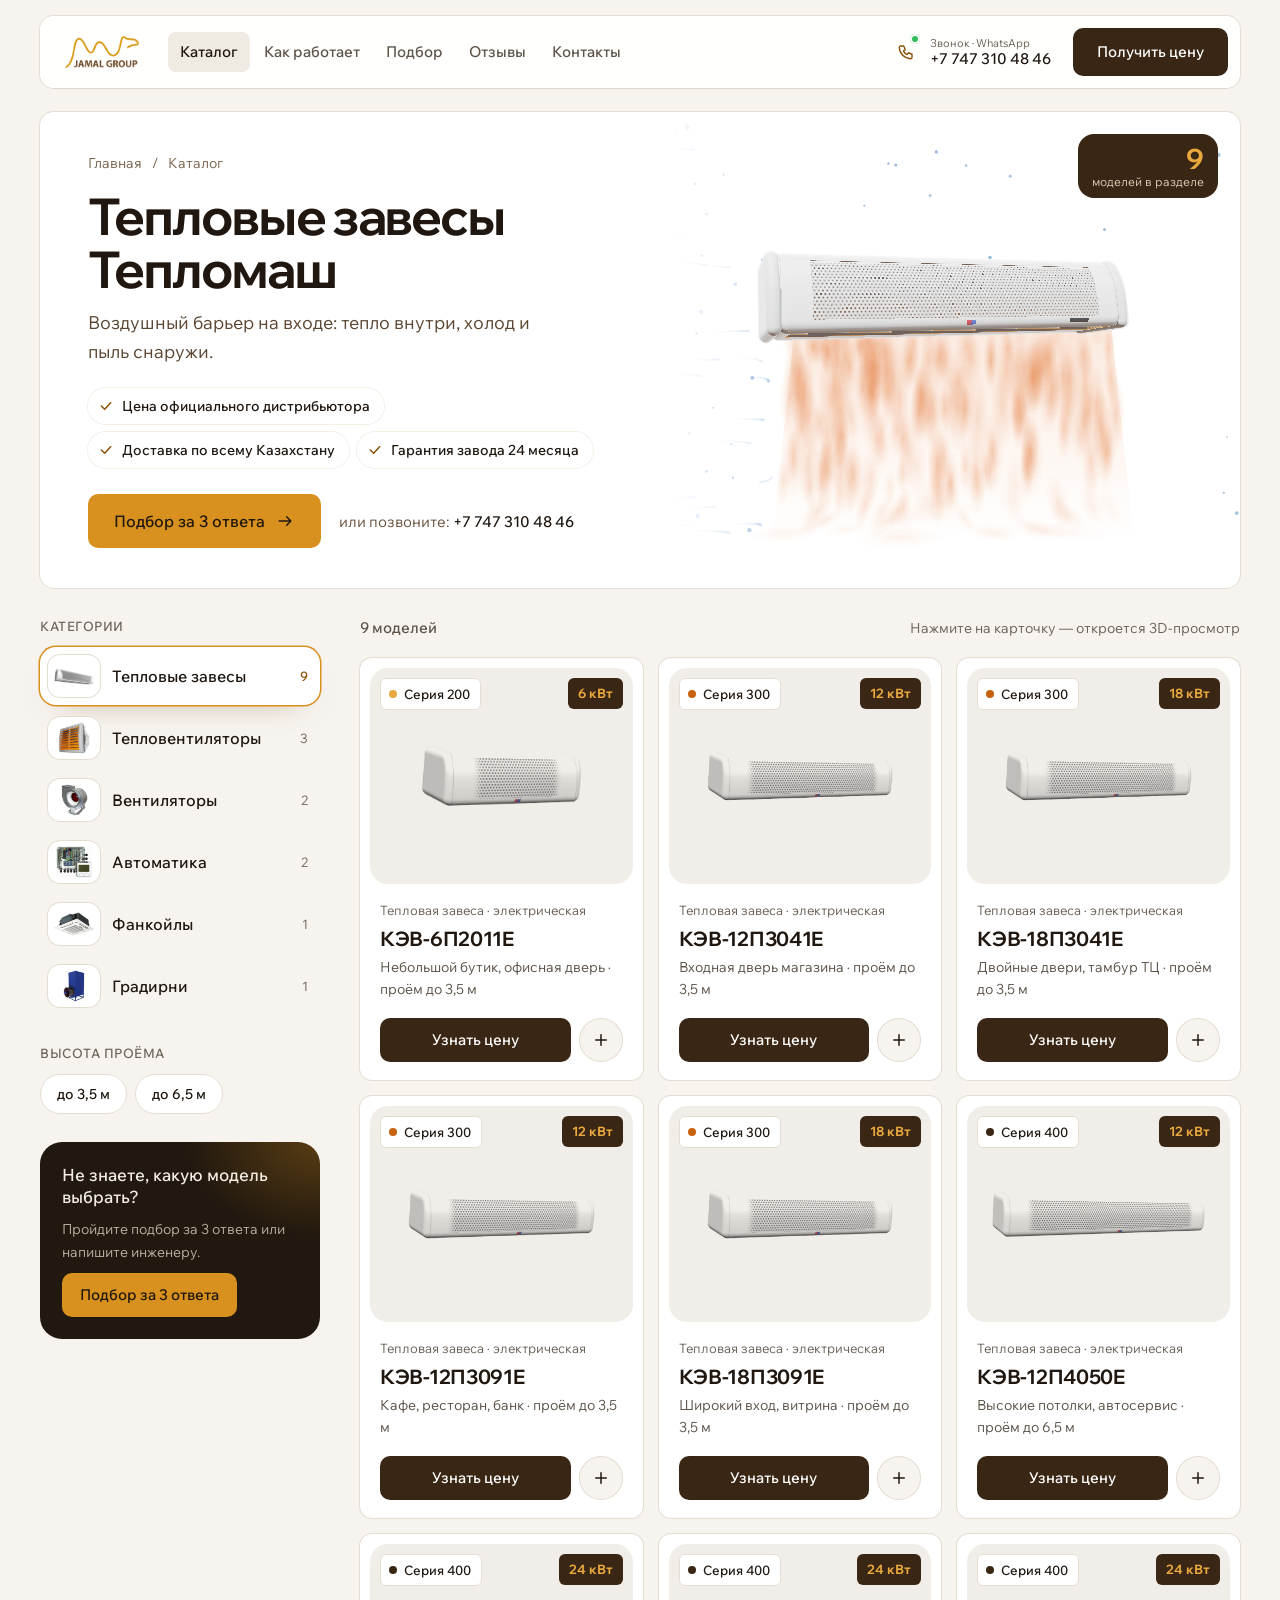
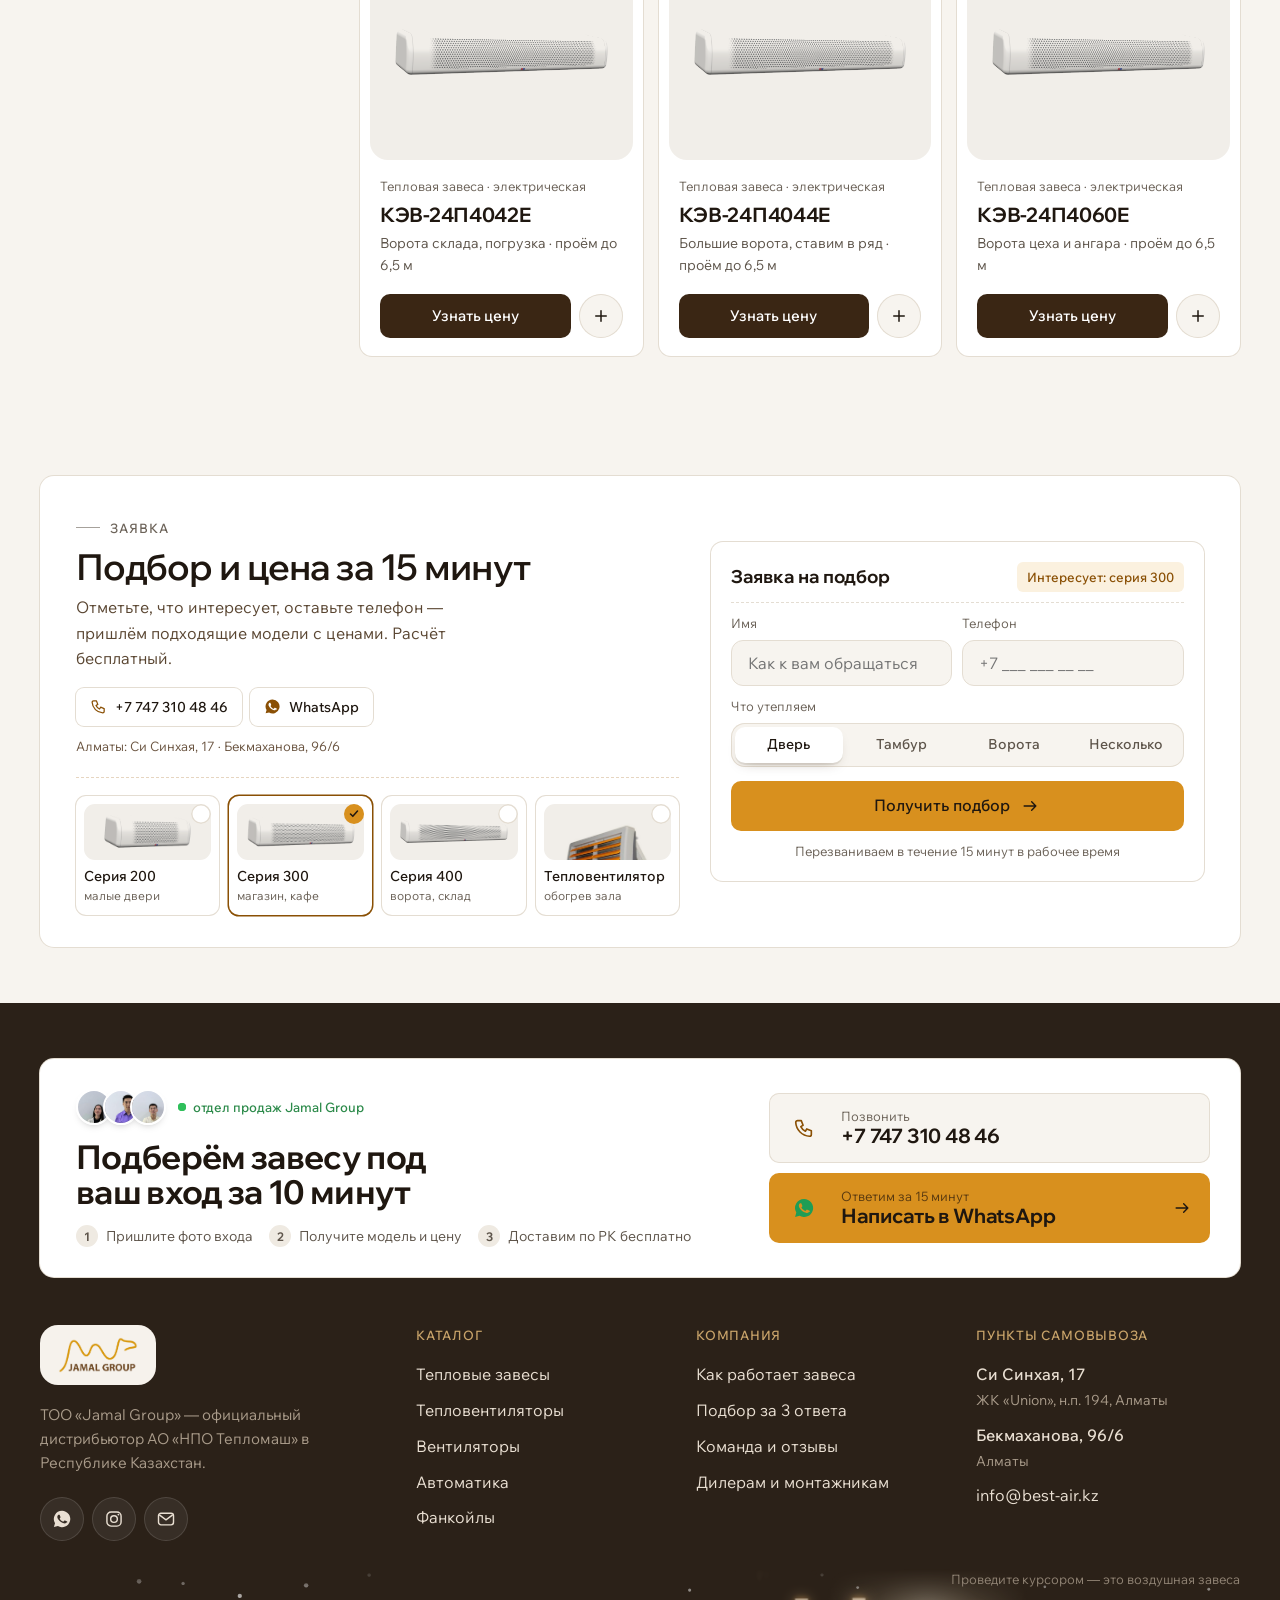
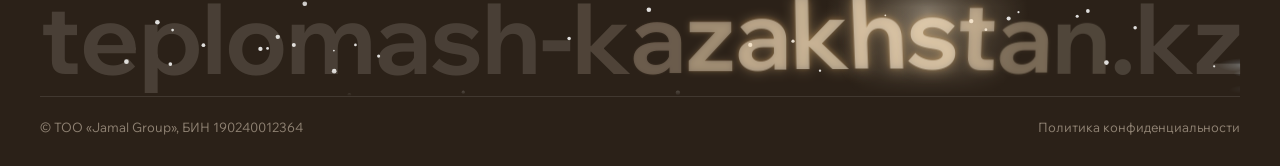
<file: v4/catalog.html>
<!doctype html>
<html lang="ru">
<head>
<meta charset="utf-8">
<meta name="viewport" content="width=device-width,initial-scale=1,viewport-fit=cover">
<title>Каталог Тепломаш — шоурум Jamal Group</title>
<link rel="preconnect" href="https://fonts.googleapis.com"><link rel="preconnect" href="https://fonts.gstatic.com" crossorigin>
<link href="https://fonts.googleapis.com/css2?family=Wix+Madefor+Display:wght@500;600;700&family=Wix+Madefor+Text:wght@400;500&display=swap" rel="stylesheet">
<link rel="stylesheet" href="/v4/style.css">
<link rel="stylesheet" href="/v4/natural.css">
<script>document.documentElement.classList.add('js')</script>
</head>
<body>
<svg width="0" height="0" style="position:absolute" aria-hidden="true">
  <symbol id="i-wa" viewBox="0 0 24 24"><path fill="currentColor" d="M12 2.2a9.8 9.8 0 0 0-8.4 14.8L2.3 21.7l4.8-1.3A9.8 9.8 0 1 0 12 2.2Zm5.6 13.8c-.24.67-1.4 1.3-1.95 1.34-.5.05-1 .23-3.36-.7-2.84-1.12-4.63-4-4.77-4.2-.14-.18-1.14-1.52-1.14-2.9 0-1.38.72-2.05.98-2.34.25-.28.56-.35.75-.35h.53c.17 0 .4-.06.62.48l.9 2.18c.08.15.13.33.03.52l-.3.5-.45.5c-.15.15-.3.31-.13.6.17.3.76 1.25 1.63 2.03 1.12 1 2.07 1.3 2.36 1.46.3.15.47.12.64-.07l.96-1.12c.2-.3.4-.25.66-.15l2.1.99c.3.15.5.22.57.35.08.13.08.73-.17 1.4Z"/></symbol>
  <symbol id="i-menu" viewBox="0 0 24 24"><path d="M4 8h16M4 16h16" stroke="currentColor" stroke-width="1.8" stroke-linecap="round"/></symbol>
  <symbol id="i-x" viewBox="0 0 24 24"><path d="M6 6l12 12M18 6 6 18" stroke="currentColor" stroke-width="1.8" stroke-linecap="round"/></symbol>
  <symbol id="i-door" viewBox="0 0 24 24"><path d="M6 21V4h12v17M3 21h18M14 12h1" fill="none" stroke="currentColor" stroke-width="1.6" stroke-linecap="round" stroke-linejoin="round"/></symbol>
  <symbol id="i-doors" viewBox="0 0 24 24"><path d="M3 21V4h18v17M12 4v17M1.5 21h21M10 12h-1M14 12h1" fill="none" stroke="currentColor" stroke-width="1.6" stroke-linecap="round" stroke-linejoin="round"/></symbol>
  <symbol id="i-gate" viewBox="0 0 24 24"><path d="M2 21V7l10-4 10 4v14M5 21V10h14v11M5 13.5h14M5 17h14" fill="none" stroke="currentColor" stroke-width="1.6" stroke-linecap="round" stroke-linejoin="round"/></symbol>
  <symbol id="i-h1" viewBox="0 0 24 24"><path d="M9 21V11h6v10M4 21h16M19 11V3m-2 2 2-2 2 2" fill="none" stroke="currentColor" stroke-width="1.6" stroke-linecap="round" stroke-linejoin="round"/></symbol>
  <symbol id="i-h2" viewBox="0 0 24 24"><path d="M8 21V7h8v14M4 21h16M20 7V3m-2 2 2-2 2 2" fill="none" stroke="currentColor" stroke-width="1.6" stroke-linecap="round" stroke-linejoin="round"/></symbol>
  <symbol id="i-h3" viewBox="0 0 24 24"><path d="M5 21V3h12v18M2 21h18M5 9h12M5 15h12M21 9V3m-2 2 2-2 2 2" fill="none" stroke="currentColor" stroke-width="1.6" stroke-linecap="round" stroke-linejoin="round"/></symbol>
  <symbol id="i-bolt" viewBox="0 0 24 24"><path d="M13 2 4 14h7l-1 8 9-12h-7z" fill="none" stroke="currentColor" stroke-width="1.6" stroke-linejoin="round"/></symbol>
  <symbol id="i-drop" viewBox="0 0 24 24"><path d="M12 3s6 6.5 6 11a6 6 0 0 1-12 0c0-4.5 6-11 6-11Z" fill="none" stroke="currentColor" stroke-width="1.6" stroke-linejoin="round"/></symbol>
  <symbol id="i-fan" viewBox="0 0 24 24"><path d="M12 12c0-4 1-8 4-8s3 4-4 8Zm0 0c4 0 8 1 8 4s-4 3-8-4Zm0 0c0 4-1 8-4 8s-3-4 4-8Zm0 0c-4 0-8-1-8-4s4-3 8 4Z" fill="none" stroke="currentColor" stroke-width="1.5" stroke-linejoin="round"/></symbol>
  <symbol id="i-check" viewBox="0 0 24 24"><path d="m5 12 5 5 9-10" fill="none" stroke="currentColor" stroke-width="2.2" stroke-linecap="round" stroke-linejoin="round"/></symbol>
  <symbol id="i-plus" viewBox="0 0 24 24"><path d="M12 5v14M5 12h14" stroke="currentColor" stroke-width="2" stroke-linecap="round"/></symbol>
  <symbol id="i-phone" viewBox="0 0 24 24"><path d="M5 4h4l2 5-2.5 1.5a11 11 0 0 0 5 5L15 13l5 2v4a2 2 0 0 1-2 2A16 16 0 0 1 3 6a2 2 0 0 1 2-2" fill="none" stroke="currentColor" stroke-width="1.8" stroke-linejoin="round"/></symbol>
  <symbol id="i-arrow" viewBox="0 0 24 24"><path d="M5 12h14m-5-5 5 5-5 5" fill="none" stroke="currentColor" stroke-width="1.7" stroke-linecap="round" stroke-linejoin="round"/></symbol>
</svg>
<header class="hdr">
  <div class="wrap">
    <div class="pill">
      <a class="logo" href="/v4/" aria-label="Jamal Group — на главную"><img src="/img/logo.png" alt="Jamal Group" width="71" height="32"></a>
      <nav aria-label="Основное меню"><a href="/v4/catalog.html" aria-current="page"><svg class="ni" viewBox="0 0 24 24"><rect x="4" y="4" width="7" height="7" rx="2"/><rect x="13" y="4" width="7" height="7" rx="2"/><rect x="4" y="13" width="7" height="7" rx="2"/><rect x="13" y="13" width="7" height="7" rx="2"/></svg><span>Каталог</span></a><a href="/v4/#inside"><svg class="ni" viewBox="0 0 24 24"><path d="M3 8h11a3 3 0 1 0-3-3M3 12h15a3 3 0 1 1-3 3M3 16h8"/></svg><span>Как работает</span></a><a href="/v4/#series"><svg class="ni" viewBox="0 0 24 24"><path d="M5 5h14a2 2 0 0 1 2 2v8a2 2 0 0 1-2 2h-7l-5 4v-4H5a2 2 0 0 1-2-2V7a2 2 0 0 1 2-2Z"/><path d="M8 11h.01M12 11h.01M16 11h.01"/></svg><span>Подбор</span></a><a href="/v4/#reviews"><svg class="ni" viewBox="0 0 24 24"><path d="m12 3.5 2.6 5.4 5.9.8-4.3 4.1 1 5.8L12 16.8l-5.2 2.8 1-5.8-4.3-4.1 5.9-.8Z"/></svg><span>Отзывы</span></a><a href="/v4/#contacts"><svg class="ni" viewBox="0 0 24 24"><path d="M12 21s-7-6.2-7-11.5a7 7 0 0 1 14 0C19 14.8 12 21 12 21Z"/><circle cx="12" cy="9.5" r="2.5"/></svg><span>Контакты</span></a></nav>
      <a class="tel" href="tel:+77473104846"><i><svg><use href="#i-phone"/></svg><em class="live" aria-hidden="true"></em></i><span class="tel-t"><small>Звонок · WhatsApp</small>+7 747 310 48 46</span></a>
      <a class="btn btn-ink btn-sm cta-hd" href="/v4/#lead"><span>Получить цену</span></a>
      <button class="burger" id="burger" aria-label="Меню" aria-expanded="false"><svg><use href="#i-menu"/></svg></button>
    </div>
  </div>
</header>
<div class="sheet" id="sheet" aria-hidden="true">
  <nav class="sm-list" aria-label="Меню"><a class="sm" href="/v4/catalog.html"><i><svg viewBox="0 0 24 24"><rect x="4" y="4" width="7" height="7" rx="2"/><rect x="13" y="4" width="7" height="7" rx="2"/><rect x="4" y="13" width="7" height="7" rx="2"/><rect x="13" y="13" width="7" height="7" rx="2"/></svg></i><span><b>Каталог</b><small>Завесы, тепловентиляторы, автоматика</small></span><em aria-hidden="true">→</em></a><a class="sm" href="/v4/#inside"><i><svg viewBox="0 0 24 24"><path d="M3 8h11a3 3 0 1 0-3-3M3 12h15a3 3 0 1 1-3 3M3 16h8"/></svg></i><span><b>Как работает</b><small>Схема: тепло остаётся внутри</small></span><em aria-hidden="true">→</em></a><a class="sm" href="/v4/#series"><i><svg viewBox="0 0 24 24"><path d="M5 5h14a2 2 0 0 1 2 2v8a2 2 0 0 1-2 2h-7l-5 4v-4H5a2 2 0 0 1-2-2V7a2 2 0 0 1 2-2Z"/><path d="M8 11h.01M12 11h.01M16 11h.01"/></svg></i><span><b>Подбор за 3 ответа</b><small>Чат: серия и модель за минуту</small></span><em aria-hidden="true">→</em></a><a class="sm" href="/v4/#reviews"><i><svg viewBox="0 0 24 24"><path d="m12 3.5 2.6 5.4 5.9.8-4.3 4.1 1 5.8L12 16.8l-5.2 2.8 1-5.8-4.3-4.1 5.9-.8Z"/></svg></i><span><b>Отзывы</b><small>Реальные отзывы из 2ГИС</small></span><em aria-hidden="true">→</em></a><a class="sm" href="/v4/#contacts"><i><svg viewBox="0 0 24 24"><path d="M12 21s-7-6.2-7-11.5a7 7 0 0 1 14 0C19 14.8 12 21 12 21Z"/><circle cx="12" cy="9.5" r="2.5"/></svg></i><span><b>Контакты</b><small>Адреса и телефоны в Алматы</small></span><em aria-hidden="true">→</em></a></nav>
  <a class="sm-promo" href="/v4/#series"><img src="/img/c300.png" alt=""><span><small>Не знаете, что выбрать?</small><b>Подберём завесу за 3 ответа</b></span><em aria-hidden="true">→</em></a>
  <div class="sm-team"><span class="sm-faces"><img src="/img/team/malika.jpg" alt=""><img src="/img/team/damir.jpg" alt=""><img src="/img/team/sultan.jpg" alt=""></span><span><b>Отдел продаж Jamal Group</b><small>Алматы: Си Синхая, 17 · Бекмаханова, 96/6</small></span></div>
  <div class="foot"><a class="btn btn-heat" href="https://wa.me/77473104846" target="_blank" rel="noopener"><svg><use href="#i-wa"/></svg>Написать в WhatsApp</a><a class="btn btn-ghost" href="tel:+77473104846"><svg><use href="#i-phone"/></svg>+7 747 310 48 46</a></div>
</div>

<main>
  <section class="ctop2">
    <div class="wrap">
      <div class="cbanner" id="cbanner">
        <div class="cb-copy">
          <div class="crumbs"><a href="/v4/">Главная</a><span>/</span><span>Каталог</span></div>
          <h1><span id="title">Тепловые завесы</span> <em>Тепломаш</em></h1>
          <p class="lead" id="sub"></p>
          <ul class="cb-facts">
            <li><svg><use href="#i-check"/></svg>Цена официального дистрибьютора</li>
            <li><svg><use href="#i-check"/></svg>Доставка по всему Казахстану</li>
            <li><svg><use href="#i-check"/></svg>Гарантия завода 24 месяца</li>
          </ul>
          <div class="cb-cta"><a class="btn btn-heat" href="/v4/#series">Подбор за 3 ответа <svg><use href="#i-arrow"/></svg></a><a class="cb-tel" href="tel:+77473104846">или позвоните: <b>+7 747 310 48 46</b></a></div>
        </div>
        <div class="cb-vis" aria-hidden="true">
          <span class="cb-count"><b id="cbN">9</b><span id="cbNl">моделей в разделе</span></span>
          <canvas id="cbFlow"></canvas>
          <canvas id="cbUnit"></canvas>
          <img id="cbImg" src="/img/heater.jpg" alt="">
          <div class="cb-plinth"></div>
        </div>
      </div>
    </div>
  </section>
  <div class="wrap shop">
    <aside class="side-c" aria-label="Категории и фильтры">
      <div><h2>Категории</h2><div class="clist" id="clist"></div></div>
      <div id="fBox"><h2 id="fTitle">Высота проёма</h2><div class="fchips" id="filters"></div></div>
      <div class="side-help"><b>Не знаете, какую модель выбрать?</b><p>Пройдите подбор за 3 ответа или напишите инженеру.</p><a class="btn btn-heat btn-sm" href="/v4/#series">Подбор за 3 ответа</a></div>
    </aside>
    <div>
      <div class="mcats" id="mcats" role="tablist" aria-label="Категории"></div>
      <div class="cbar"><p class="count" id="count"></p><span class="cbar-hint">Нажмите на карточку — откроется 3D-просмотр</span></div>
      <h2 class="sr-only">Модели</h2>
      <div class="cgrid" id="grid" aria-live="polite"></div>
    </div>
  </div>
  <section class="sec" id="lead" style="padding-top:0">
    <div class="wrap">
      <div class="fin rv">
        <div class="fin-l">
          <span class="kick"><b>07</b>Заявка</span>
          <h2 class="h2">Подбор и цена <em>за 15 минут</em></h2>
          <p class="lead">Отметьте, что интересует, оставьте телефон — пришлём подходящие модели с ценами. Расчёт бесплатный.</p>
          <div class="fin-c">
            <a href="tel:+77473104846"><svg><use href="#i-phone"/></svg>+7 747 310 48 46</a>
            <a href="https://wa.me/77473104846" target="_blank" rel="noopener"><svg><use href="#i-wa"/></svg>WhatsApp</a>
            <span>Алматы: Си Синхая, 17 · Бекмаханова, 96/6</span>
          </div>
          <div class="shelf2" id="shelf2" role="group" aria-label="Что интересует">
            <button type="button" aria-pressed="false" data-v="Завеса серии 200" style="--r:-6deg"><span class="s2-img"><img src="/img/c200.png" alt=""></span><b>Серия 200</b><small>малые двери</small></button>
            <button type="button" aria-pressed="true" data-v="Завеса серии 300" style="--r:2deg"><span class="s2-img"><img src="/img/c300.png" alt=""></span><b>Серия 300</b><small>магазин, кафе</small></button>
            <button type="button" aria-pressed="false" data-v="Завеса серии 400" style="--r:-3deg"><span class="s2-img"><img src="/img/c400.png" alt=""></span><b>Серия 400</b><small>ворота, склад</small></button>
            <button type="button" aria-pressed="false" data-v="Тепловентилятор" style="--r:5deg"><span class="s2-img ph"><img src="/img/heater.jpg" alt=""></span><b>Тепло&shy;вентилятор</b><small>обогрев зала</small></button>
          </div>
        </div>
        <form class="fin-form" id="form" novalidate>
          <div class="ff-head"><span>Заявка на подбор</span><span class="ff-pick" id="ffPick">Интересует: серия 300</span></div>
          <div class="ff-row"><div class="ff-f"><label for="fName">Имя</label><input id="fName" autocomplete="name" placeholder="Как к вам обращаться"></div>
          <div class="ff-f"><label for="fTel">Телефон</label><input id="fTel" type="tel" inputmode="tel" autocomplete="tel" placeholder="+7 ___ ___ __ __" required><p class="err" id="err">Укажите телефон, например +7 701 123 45 67</p></div></div>
          <div class="ff-f"><span class="lbl">Что утепляем</span><div class="ff-seg" id="fPlSeg" role="radiogroup" aria-label="Что утепляем"><button type="button" role="radio" aria-checked="true">Дверь</button><button type="button" role="radio" aria-checked="false">Тамбур</button><button type="button" role="radio" aria-checked="false">Ворота</button><button type="button" role="radio" aria-checked="false">Несколько</button></div><input type="hidden" id="fPl" value="Дверь"></div>
          <button class="btn btn-heat" type="submit">Получить подбор <svg><use href="#i-arrow"/></svg></button>
          <small>Перезваниваем в течение 15 минут в рабочее время</small>
          <div class="ok" role="status"><b>Спасибо, заявка принята.</b><br>Перезвоним в течение 15 минут. Быстрее всего — в WhatsApp: +7 747 310 48 46.</div>
        </form>
      </div>
    </div>
  </section>
</main>
<footer class="ftr" id="contacts">
  <div class="wrap">
    <div class="ftr-cta">
      <div class="fc-l">
        <div class="fc-mgr"><img src="/img/team/malika.jpg" alt=""><img src="/img/team/damir.jpg" alt=""><img src="/img/team/sultan.jpg" alt=""><span class="fc-on"><i></i>отдел продаж Jamal Group</span></div>
        <h2 class="ftr-h">Подберём завесу под ваш вход <em>за 10 минут</em></h2>
        <ul class="fc-steps"><li><b>1</b>Пришлите фото входа</li><li><b>2</b>Получите модель и цену</li><li><b>3</b>Доставим по РК бесплатно</li></ul>
      </div>
      <div class="fc-r">
        <a class="fc-tel" href="tel:+77473104846"><span class="fc-ic"><svg><use href="#i-phone"/></svg></span><span><small>Позвонить</small>+7 747 310 48 46</span></a>
        <a class="fc-wa" href="https://wa.me/77473104846?text=%D0%97%D0%B4%D1%80%D0%B0%D0%B2%D1%81%D1%82%D0%B2%D1%83%D0%B9%D1%82%D0%B5!%20%D0%9F%D0%BE%D0%B4%D0%B1%D0%B5%D1%80%D0%B8%D1%82%D0%B5%2C%20%D0%BF%D0%BE%D0%B6%D0%B0%D0%BB%D1%83%D0%B9%D1%81%D1%82%D0%B0%2C%20%D1%82%D0%B5%D0%BF%D0%BB%D0%BE%D0%B2%D1%83%D1%8E%20%D0%B7%D0%B0%D0%B2%D0%B5%D1%81%D1%83." target="_blank" rel="noopener"><span class="fc-ic"><svg><use href="#i-wa"/></svg></span><span><small>Ответим за 15 минут</small>Написать в WhatsApp</span><svg class="fc-ar"><use href="#i-arrow"/></svg></a>
      </div>
    </div>
    <div class="ft2">
      <div class="ft2-brand">
        <span class="ft2-logo"><img src="/img/logo.png" alt="Jamal Group" width="90" height="40"></span>
        <p>ТОО «Jamal Group» — официальный дистрибьютор АО «НПО Тепломаш» в Республике Казахстан.</p>
        <div class="ft2-soc"><a href="https://wa.me/77473104846" target="_blank" rel="noopener" aria-label="WhatsApp"><svg><use href="#i-wa"/></svg></a><a href="https://www.instagram.com/volcano_kazakhstan/" target="_blank" rel="noopener" aria-label="Instagram"><svg viewBox="0 0 24 24"><rect x="3.5" y="3.5" width="17" height="17" rx="5" fill="none" stroke="currentColor" stroke-width="1.7"/><circle cx="12" cy="12" r="4" fill="none" stroke="currentColor" stroke-width="1.7"/><circle cx="17.3" cy="6.7" r="1.1" fill="currentColor"/></svg></a><a href="mailto:info@best-air.kz" aria-label="Почта"><svg viewBox="0 0 24 24"><rect x="3" y="5" width="18" height="14" rx="3" fill="none" stroke="currentColor" stroke-width="1.7"/><path d="m4 7 8 6 8-6" fill="none" stroke="currentColor" stroke-width="1.7"/></svg></a></div>
      </div>
      <div><h4>Каталог</h4><ul><li><a href="/v4/catalog.html?c=curtains">Тепловые завесы</a></li><li><a href="/v4/catalog.html?c=heaters">Тепловентиляторы</a></li><li><a href="/v4/catalog.html?c=fans">Вентиляторы</a></li><li><a href="/v4/catalog.html?c=automation">Автоматика</a></li><li><a href="/v4/catalog.html?c=fancoils">Фанкойлы</a></li></ul></div>
      <div><h4>Компания</h4><ul><li><a href="/v4/#inside">Как работает завеса</a></li><li><a href="/v4/#series">Подбор за 3 ответа</a></li><li><a href="/v4/#people">Команда и отзывы</a></li><li><a href="/v4/#lead">Дилерам и монтажникам</a></li></ul></div>
      <div><h4>Пункты самовывоза</h4><ul class="ft2-addr"><li><b>Си Синхая, 17</b><span>ЖК «Union», н.п. 194, Алматы</span></li><li><b>Бекмаханова, 96/6</b><span>Алматы</span></li><li><a href="mailto:info@best-air.kz">info@best-air.kz</a></li></ul></div>
    </div>
    <div class="fdomain" id="fdomain" role="img" aria-label="teplomash-kazakhstan.kz">
      <canvas class="fd-air" aria-hidden="true"></canvas>
      <div class="fd-text" aria-hidden="true"></div>
      <span class="fd-hint" aria-hidden="true">Проведите курсором — это воздушная завеса</span>
    </div>
    <div class="fb2"><span>© ТОО «Jamal Group», БИН 190240012364</span><a href="#">Политика конфиденциальности</a></div>
  </div>
</footer>
<div class="rq" id="rq" aria-live="polite"><div><b id="rqN">0 моделей</b><span>в списке запроса</span></div><a class="btn btn-heat" id="rqSend" href="#" target="_blank" rel="noopener"><svg><use href="#i-wa"/></svg>Отправить</a></div>
<div class="mbar"><a class="btn btn-ghost" href="tel:+77473104846">Позвонить</a><a class="btn btn-heat" href="https://wa.me/77473104846" target="_blank" rel="noopener"><svg><use href="#i-wa"/></svg>WhatsApp</a></div>

<div class="modal" id="modal" role="dialog" aria-modal="true" aria-labelledby="mT">
  <div class="m-box">
    <div class="m-vis" id="mVis"><button class="m-x" id="mX" aria-label="Закрыть"><svg><use href="#i-x"/></svg></button></div>
    <div class="m-in">
      <h3 id="mT"></h3>
      <p style="color:var(--ink-2)" id="mU"></p>
      <div class="m-spec" id="mS"></div>
      <p style="color:var(--ink-2);font-size:15px">Пришлём цену официального дистрибьютора и срок поставки. Доставка по Казахстану бесплатная.</p>
      <a class="btn btn-heat" id="mWa" href="#" target="_blank" rel="noopener"><svg><use href="#i-wa"/></svg>Узнать цену в WhatsApp</a>
      <a class="btn btn-ghost" href="tel:+77473104846">Позвонить: +7 747 310 48 46</a>
    </div>
  </div>
</div>

<script src="/shared/data.js"></script>
<script src="/shared/curtain3d.js"></script>
<script src="/shared/airflow2.js"></script>
<script src="/v4/main.js"></script>
<script src="/v4/popup.js"></script>
<script>
(() => {
  const $ = s => document.querySelector(s), $$ = (s, r = document) => [...r.querySelectorAll(s)];
  const qs = new URLSearchParams(location.search);
  const st = { c: qs.get('c') || 'curtains', h: qs.get('h'), e: null };
  const n = id => TM.products.filter(p => p.cat === id).length;
  $('#clist').innerHTML = TM.categories.map(c => `<button data-c="${c.id}" aria-pressed="false"><span class="ct"><img src="${c.img}" alt=""></span><b>${c.name}</b><em>${n(c.id)}</em></button>`).join('');
  $('#mcats').innerHTML = TM.categories.map(c => `<button data-c="${c.id}" aria-selected="false">${c.short}</button>`).join('');
  const render = () => {
    const cat = TM.categories.find(c => c.id === st.c);
    $('#title').textContent = cat.name; $('#sub').textContent = cat.text; window.V2banner && window.V2banner(cat, TM.products.filter(p => p.cat === st.c).length);
    $$('#clist button').forEach(b => b.setAttribute('aria-pressed', b.dataset.c === st.c));
    $$('#mcats button').forEach(b => b.setAttribute('aria-selected', b.dataset.c === st.c));
    const fl = st.c === 'curtains' ? [['h', 'low', 'до 3,5 м'], ['h', 'high', 'до 6,5 м']] : st.c === 'heaters' ? [['e', 'e', 'Электрические'], ['e', 'w', 'Водяные']] : [];
    $('#fBox').hidden = !fl.length; $('#fTitle').textContent = st.c === 'heaters' ? 'Тип нагрева' : 'Высота проёма';
    $('#filters').innerHTML = fl.map(([k, v, l]) => `<button class="ft-chip" data-k="${k}" data-v="${v}" aria-pressed="${st[k] === v}">${l}</button>`).join('');
    const list = TM.products.filter(p => p.cat === st.c && (!st.h || p.hKey === st.h) && (!st.e || p.heatKey === st.e));
    const k = list.length; $('#count').textContent = k + ' ' + (k === 1 ? 'модель' : k < 5 ? 'модели' : 'моделей');
    $('.cbar-hint').hidden = st.c !== 'curtains';
    $('#grid').innerHTML = list.map(window.V2tile).join('');
    syncRq();
  };
  const setC = c => { st.c = c; st.h = st.e = null; history.replaceState(null, '', '?c=' + c); render(); };
  $('#clist').addEventListener('click', e => { const b = e.target.closest('button'); b && setC(b.dataset.c); });
  $('#mcats').addEventListener('click', e => { const b = e.target.closest('button'); b && setC(b.dataset.c); });
  $('#filters').addEventListener('click', e => { const b = e.target.closest('.ft-chip'); if (!b) return; const k = b.dataset.k; st[k] = st[k] === b.dataset.v ? null : b.dataset.v; render(); });
  // request list: several models in one WhatsApp message
  const rq = new Map();
  const syncRq = () => {
    const k = rq.size, bar = $('#rq'); bar.classList.toggle('show', k > 0);
    $('#rqN').textContent = k + ' ' + (k === 1 ? 'модель' : k < 5 ? 'модели' : 'моделей');
    $('#rqSend').href = TM.wa('Здравствуйте! Прошу цену и наличие:\n' + [...rq.values()].map(p => '• ' + p.name).join('\n'));
    $$('#grid .add').forEach(b => { const on = rq.has(b.dataset.id); b.setAttribute('aria-pressed', on); b.setAttribute('aria-label', on ? 'Убрать из списка запроса' : 'Добавить в список запроса'); });
  };
  $('#grid').addEventListener('click', e => { const b = e.target.closest('.add'); if (!b) return; e.stopPropagation(); const p = TM.products.find(x => x.id === b.dataset.id); rq.has(p.id) ? rq.delete(p.id) : rq.set(p.id, p); syncRq(); });
  // quick view with a live 3D unit for curtains
  const modal = $('#modal'), vis = $('#mVis');
  let canvas = null, c3 = null;
  const open = id => {
    const p = TM.products.find(x => x.id === id); if (!p) return;
    $('#mT').textContent = p.name; $('#mU').textContent = 'Подходит: ' + p.use.toLowerCase();
    const rows = [['Мощность', p.kw ? p.kw + ' кВт' : 'по расчёту'], ['Нагрев', p.heat], ['Серия', p.series], ['Высота проёма', p.height], ['Гарантия', '24 месяца'], ['Доставка', 'бесплатно по РК']].filter(r => r[1]);
    $('#mS').innerHTML = rows.map(([a, b]) => `<div><span>${a}</span><b>${b}</b></div>`).join('');
    $('#mWa').href = TM.wa('Здравствуйте! Интересует ' + p.name + '. Подскажите цену и наличие.');
    vis.querySelectorAll('img').forEach(x => x.remove());
    const is3d = p.cat === 'curtains' && window.Curtain3D;
    if (is3d && !canvas) {
      canvas = document.createElement('canvas'); vis.appendChild(canvas);
      const hint = document.createElement('span'); hint.className = 'hint'; hint.textContent = 'Поверните модель курсором'; vis.appendChild(hint);
    }
    if (canvas) { canvas.hidden = !is3d; vis.querySelector('.hint').hidden = !is3d; }
    if (!is3d) { const im = new Image(); im.src = p.img; im.alt = p.name; vis.appendChild(im); }
    modal.classList.add('open'); document.body.style.overflow = 'hidden';
    if (is3d) requestAnimationFrame(() => {
      const z = Math.min(1.4, vis.clientWidth * .78 / (1.651 * p.len * Math.max(1, vis.clientHeight)));
      const conf = { len: p.len, zoom: z, yaw: -.5, pitch: .12, heat: .8 };
      if (!c3) c3 = Curtain3D(canvas, Object.assign({ light: 'studio' }, conf)); else c3.set(conf);
    });
    $('#mX').focus();
  };
  const close = () => { modal.classList.remove('open'); document.body.style.overflow = ''; };
  $('#grid').addEventListener('click', e => { if (e.target.closest('a,button')) return; const c = e.target.closest('.tile'); c && open(c.dataset.id); });
  $('#grid').addEventListener('keydown', e => { if (e.key === 'Enter' && e.target.classList.contains('tile')) open(e.target.dataset.id); });
  $('#mX').addEventListener('click', close);
  modal.addEventListener('click', e => { if (e.target === modal) close(); });
  addEventListener('keydown', e => { if (e.key === 'Escape') close(); });
  render();
  const o = qs.get('open'); if (o) setTimeout(() => open(o), 300);
})();
</script>
</body>
</html>
</file>
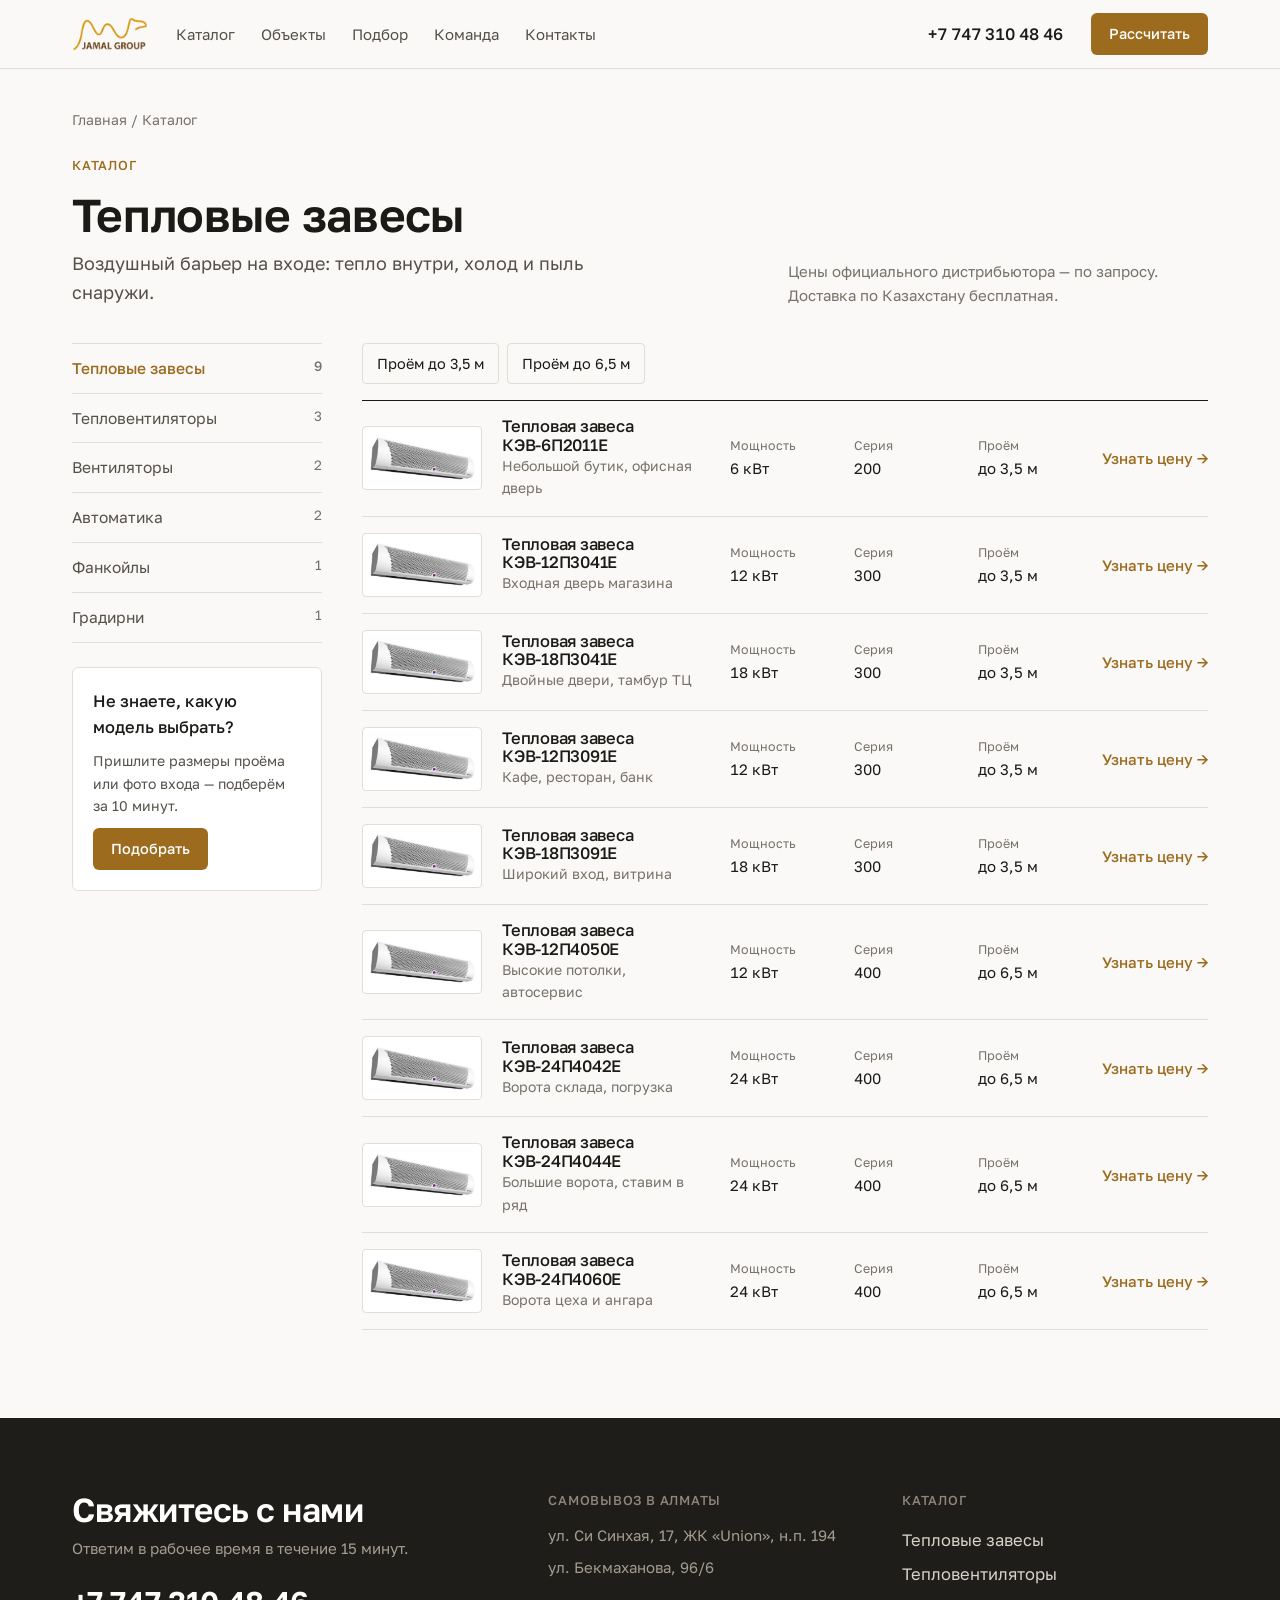
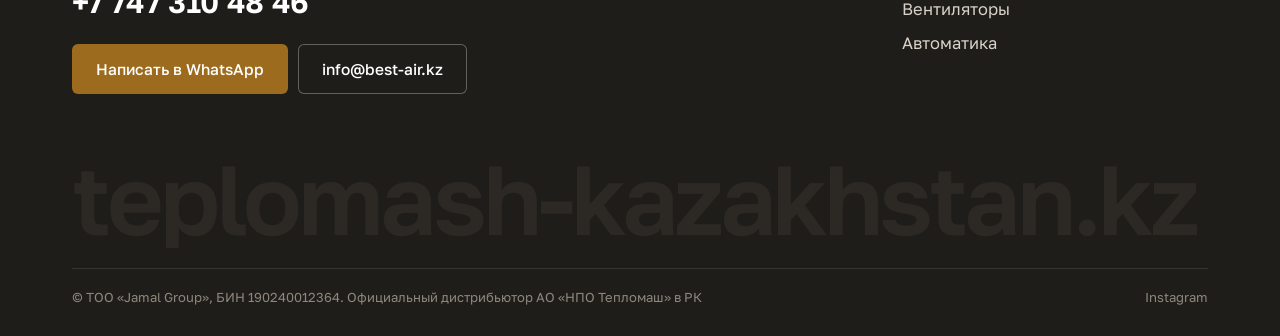
<file: v5/catalog.html>
<!doctype html>
<html lang="ru">
<head>
<meta charset="utf-8">
<meta name="viewport" content="width=device-width,initial-scale=1,viewport-fit=cover">
<title>Каталог Тепломаш — Jamal Group</title>
<meta name="description" content="Официальный дистрибьютор АО «НПО Тепломаш» в Казахстане. Тепловые завесы и тепловентиляторы со склада в Алматы, подбор под ваш вход, доставка по РК, монтаж и гарантия 24 месяца.">
<link rel="preconnect" href="https://fonts.googleapis.com"><link rel="preconnect" href="https://fonts.gstatic.com" crossorigin>
<link href="https://fonts.googleapis.com/css2?family=Golos+Text:wght@400;500;600&display=swap" rel="stylesheet">
<link rel="stylesheet" href="/v5/style.css">
</head>
<body>
<header class="hdr">
  <div class="wrap">
    <a class="logo" href="/v5/"><img src="/img/logo.png" alt="Jamal Group" width="78" height="35"></a>
    <nav class="nav" aria-label="Основное меню"><a href="/v5/catalog.html">Каталог</a><a href="/v5/#objects">Объекты</a><a href="/v5/#select">Подбор</a><a href="/v5/#team">Команда</a><a href="#contacts">Контакты</a></nav>
    <a class="tel" href="tel:+77473104846">+7 747 310 48 46</a>
    <a class="btn btn-sm" href="/v5/#select">Рассчитать</a>
    <button class="burger" id="burger" aria-label="Меню" aria-expanded="false"><span></span></button>
  </div>
</header>
<div class="sheet" id="sheet" aria-hidden="true">
  <a href="/v5/catalog.html">Каталог</a><a href="/v5/#objects">Объекты</a><a href="/v5/#select">Подбор</a><a href="/v5/#team">Команда</a><a href="/v5/#reviews">Отзывы</a><a href="#contacts">Контакты</a>
  <div class="sheet-f"><a class="btn" href="https://wa.me/77473104846" target="_blank" rel="noopener">Написать в WhatsApp</a><a class="btn btn-line" href="tel:+77473104846">+7 747 310 48 46</a></div>
</div>

<main>
  <section class="sec" style="padding-top:40px">
    <div class="wrap">
      <p class="crumbs"><a href="/v5/">Главная</a> / Каталог</p>
      <div class="head"><div><p class="eyebrow">Каталог</p><h1 id="ct">Тепловые завесы</h1><p class="lead" id="cs" style="margin-top:8px"></p></div><p class="muted">Цены официального дистрибьютора — по запросу. Доставка по Казахстану бесплатная.</p></div>
      <div class="shop">
        <aside class="cside"><nav id="cnav" aria-label="Категории"></nav><div class="cbox"><b>Не знаете, какую модель выбрать?</b><p>Пришлите размеры проёма или фото входа — подберём за 10 минут.</p><a class="btn btn-sm" href="/v5/#select">Подобрать</a></div></aside>
        <div><div class="cchips" id="cchips"></div><div class="filters" id="cf"></div><div class="table" id="clist"></div></div>
      </div>
    </div>
  </section>
</main>
<footer class="ftr" id="contacts">
  <div class="wrap">
    <div class="ftr-top">
      <div><h2>Свяжитесь с нами</h2><p>Ответим в рабочее время в течение 15 минут.</p><a class="ftr-tel" href="tel:+77473104846">+7 747 310 48 46</a><div class="ftr-cta"><a class="btn" href="https://wa.me/77473104846" target="_blank" rel="noopener">Написать в WhatsApp</a><a class="btn btn-line-d" href="mailto:info@best-air.kz">info@best-air.kz</a></div></div>
      <div><h4>Самовывоз в Алматы</h4><p>ул. Си Синхая, 17, ЖК «Union», н.п. 194</p><p>ул. Бекмаханова, 96/6</p></div>
      <div><h4>Каталог</h4><a href="/v5/catalog.html?c=curtains">Тепловые завесы</a><a href="/v5/catalog.html?c=heaters">Тепловентиляторы</a><a href="/v5/catalog.html?c=fans">Вентиляторы</a><a href="/v5/catalog.html?c=automation">Автоматика</a></div>
    </div>
    <div class="ftr-dom" aria-hidden="true">teplomash-kazakhstan.kz</div>
    <div class="ftr-b"><span>© ТОО «Jamal Group», БИН 190240012364. Официальный дистрибьютор АО «НПО Тепломаш» в РК</span><a href="https://www.instagram.com/volcano_kazakhstan/" target="_blank" rel="noopener">Instagram</a></div>
  </div>
</footer>
<div class="mbar"><a class="btn btn-line" href="tel:+77473104846">Позвонить</a><a class="btn" href="https://wa.me/77473104846" target="_blank" rel="noopener">WhatsApp</a></div>

<script src="/shared/data.js"></script>
<script src="/v5/main.js"></script>
<script src="/v5/catalog.js"></script>
</body>
</html>
</file>
<file: v1/style.css>
/* V1 «Тёплый порог» — warm stone, photographic, calm. Type: Onest. */
:root{
  --stone:#F3EEE7; --stone-2:#EAE3D9; --stone-3:#DED4C6; --paper:#FBF9F6;
  --ink:#1D1814; --ink-2:#5D554D; --ink-3:#6F665D; --line:#DDD3C6;
  --bronze:#855726; --gold:#D9A04A; --ember:#E7843A;
  --night:#211B17; --night-2:#2C2520; --snow:#DCE6EF; --cold:#5B7D99;
  --ok:#3E7B55;
  --f:"Onest",system-ui,-apple-system,"Segoe UI",sans-serif;
  --r:14px; --r-lg:22px;
  --wrap:1240px; --gut:40px;
  --ease:cubic-bezier(.2,.8,.2,1);
}
*{box-sizing:border-box;margin:0;padding:0}
html{-webkit-text-size-adjust:100%;scroll-behavior:smooth}
body{background:var(--stone);color:var(--ink);font:400 17px/1.6 var(--f);-webkit-font-smoothing:antialiased;text-rendering:optimizeLegibility}
img{display:block;max-width:100%}
a{color:inherit;text-decoration:none}
button,input,select,textarea{font:inherit;color:inherit}
button{cursor:pointer;background:none;border:0}
:focus-visible{outline:2px solid var(--bronze);outline-offset:3px;border-radius:6px}
.wrap{max-width:var(--wrap);margin:0 auto;padding-left:max(var(--gut),env(safe-area-inset-left));padding-right:max(var(--gut),env(safe-area-inset-right))}
h1,h2,h3{font-weight:500;letter-spacing:-.022em;text-wrap:balance}
.h2{font-size:clamp(32px,3.6vw,48px);line-height:1.08}
.lead{font-size:19px;line-height:1.55;color:var(--ink-2);max-width:56ch}
.muted{color:var(--ink-2)}
.sec{padding-block:128px}
.sec-head{display:grid;grid-template-columns:minmax(0,1.1fr) minmax(0,1fr);gap:48px;align-items:end;margin-bottom:56px}
.sec-head .lead{justify-self:end}

/* buttons */
.btn{--h:54px;display:inline-flex;align-items:center;justify-content:center;gap:10px;height:var(--h);padding:0 26px;border-radius:999px;font-weight:500;font-size:16px;white-space:nowrap;transition:transform .2s var(--ease),background-color .25s,color .25s,box-shadow .3s,border-color .25s}
.btn:active{transform:scale(.97)}
.btn svg{width:20px;height:20px;flex:none}
.btn-ink{background:var(--ink);color:#fff;box-shadow:0 10px 30px -14px rgba(29,24,20,.7)}
.btn-ink:hover{background:#3A2F27}
.btn-line{border:1px solid rgba(29,24,20,.22);background:rgba(255,255,255,.35);backdrop-filter:blur(8px)}
.btn-line:hover{border-color:var(--ink);background:rgba(255,255,255,.6)}
.btn-gold{background:var(--gold);color:var(--night)}
.btn-gold:hover{background:#E4AE5D}
.btn-sm{--h:44px;padding:0 18px;font-size:15px}
.link{display:inline-flex;align-items:center;gap:8px;font-weight:500;color:var(--bronze);border-bottom:1px solid rgba(148,100,47,.35);padding-bottom:2px;transition:border-color .2s,gap .25s var(--ease)}
.link:hover{border-color:var(--bronze);gap:12px}

/* header */
.hdr{position:fixed;inset:0 0 auto;z-index:50;transition:background-color .35s,box-shadow .35s,backdrop-filter .35s}
.hdr .wrap{display:flex;align-items:center;gap:36px;height:84px;transition:height .35s var(--ease)}
.hdr.scrolled{background:rgba(243,238,231,.86);backdrop-filter:saturate(1.4) blur(14px);box-shadow:0 1px 0 var(--line)}
.hdr.scrolled .wrap{height:68px}
.logo img{height:36px;width:auto}
.nav{display:flex;gap:30px;font-size:15px;margin-left:auto}
.nav a{position:relative;color:var(--ink);opacity:.82;transition:opacity .2s}
.nav a:hover{opacity:1}
.nav a::after{content:"";position:absolute;left:0;right:0;bottom:-6px;height:1px;background:currentColor;transform:scaleX(0);transform-origin:right;transition:transform .35s var(--ease)}
.nav a:hover::after,.nav a[aria-current=page]::after{transform:scaleX(1);transform-origin:left}
.hdr-cta{display:flex;align-items:center;gap:18px}
.tel{font-weight:500;font-size:16px;font-variant-numeric:tabular-nums;white-space:nowrap}
.burger{display:none;width:44px;height:44px;border-radius:50%;align-items:center;justify-content:center;background:rgba(255,255,255,.55);backdrop-filter:blur(8px)}
.burger span{display:block;width:18px;height:1.5px;background:var(--ink);position:relative;transition:transform .3s var(--ease)}
.burger span::before,.burger span::after{content:"";position:absolute;left:0;width:18px;height:1.5px;background:var(--ink);transition:transform .3s var(--ease)}
.burger span::before{top:-6px}.burger span::after{top:6px}
.menu-open .burger span{background:transparent}
.menu-open .burger span::before{transform:translateY(6px) rotate(45deg)}
.menu-open .burger span::after{transform:translateY(-6px) rotate(-45deg)}
.sheet{position:fixed;inset:0;z-index:40;background:var(--stone);padding:110px 24px 32px;display:flex;flex-direction:column;gap:6px;opacity:0;visibility:hidden;transform:translateY(-10px);transition:opacity .35s,transform .45s var(--ease),visibility .35s}
.menu-open .sheet{opacity:1;visibility:visible;transform:none}
.sheet a.big{font-size:32px;font-weight:500;letter-spacing:-.02em;padding:8px 0;border-bottom:1px solid var(--line)}
.sheet .sheet-foot{margin-top:auto;display:grid;gap:12px}

/* hero */
.hero{position:relative;height:clamp(680px,100svh,920px);overflow:hidden;background:#cdbfae}
.hero-bg{position:absolute;inset:0;width:100%;height:100%;object-fit:cover;object-position:68% 50%}
@keyframes heroIn{to{opacity:1}}
.hero::before{content:"";position:absolute;inset:0;z-index:1;background:linear-gradient(90deg,rgba(243,238,231,.72) 0%,rgba(243,238,231,.38) 38%,rgba(243,238,231,0) 58%),linear-gradient(0deg,rgba(29,24,20,.28),transparent 32%)}
.hero canvas{position:absolute;z-index:2;pointer-events:none}
#air{inset:0;width:100%;height:100%}
#unit{z-index:3}
.hero-in{position:relative;z-index:4;height:100%;display:flex;flex-direction:column;justify-content:center;padding-top:60px}
.hero-in>.wrap{width:100%}
.badge{display:inline-flex;align-items:center;gap:10px;margin-bottom:26px;padding:7px 14px 7px 8px;border-radius:999px;background:rgba(255,255,255,.55);backdrop-filter:blur(10px);font-size:14px;font-weight:500;color:var(--ink)}
.badge i{width:24px;height:24px;border-radius:50%;background:var(--ink);display:grid;place-items:center}
.badge i::before{content:"";width:10px;height:10px;border-radius:2px;background:linear-gradient(90deg,#C8202A 50%,#22338F 50%)}
.hero-copy{max-width:600px}
.hero h1{font-size:clamp(44px,5.4vw,78px);line-height:1;letter-spacing:-.035em;font-weight:500}
.hero h1 span{display:block}
.hero .lead{margin-top:26px;font-size:20px;color:#3F3731;max-width:46ch}
.hero-cta{display:flex;flex-wrap:wrap;gap:12px;margin-top:38px}
.hero-meta{position:absolute;left:0;right:0;bottom:36px;z-index:4}
.hero-meta .wrap{display:flex;align-items:flex-end;justify-content:space-between;gap:24px}
.trust{display:flex;gap:28px;color:var(--ink);font-size:15px;font-weight:500}
.trust div{display:flex;align-items:center;gap:10px}
.trust svg{width:22px;height:22px;opacity:.9}
.temp{display:flex;align-items:stretch;border-radius:18px;background:rgba(29,24,20,.62);backdrop-filter:blur(14px) saturate(1.3);color:#fff;overflow:hidden;box-shadow:0 20px 40px -24px rgba(0,0,0,.6)}
.temp div{padding:14px 20px;display:grid;gap:2px}
.temp div+div{border-left:1px solid rgba(255,255,255,.16)}
.temp small{font-size:12.5px;opacity:.78}
.temp b{font-size:26px;font-weight:500;letter-spacing:-.02em;font-variant-numeric:tabular-nums}
.temp .in b{color:#FFD49B}

/* how it works */
.how{background:var(--paper)}
.how-grid{display:grid;grid-template-columns:minmax(0,1fr) minmax(0,1.25fr);gap:72px;align-items:center}
.how-points{display:grid;gap:30px;margin-top:44px}
.how-points>div{display:grid;grid-template-columns:44px minmax(0,1fr);gap:18px}
.how-points i{width:44px;height:44px;border-radius:50%;display:grid;place-items:center;background:var(--stone-2);color:var(--bronze)}
.how-points i svg{width:22px;height:22px}
.how-points h3{font-size:20px;line-height:1.3;margin-bottom:4px}
.how-points p{color:var(--ink-2);font-size:16px}
.demo{position:relative;border-radius:var(--r-lg);overflow:hidden;background:#2a2622;aspect-ratio:5/4;isolation:isolate}
.demo>img{position:absolute;inset:0;width:100%;height:100%;object-fit:cover;transition:filter 1.2s var(--ease)}
.demo canvas{position:absolute;pointer-events:none;z-index:2}
#demoAir{inset:0;width:100%;height:100%}
#demoUnit{z-index:3}
.demo::after{content:"";position:absolute;inset:0;z-index:1;background:linear-gradient(180deg,rgba(20,16,13,.45),transparent 26%,transparent 70%,rgba(20,16,13,.5));pointer-events:none}
.demo-cold{position:absolute;inset:0;z-index:1;pointer-events:none;opacity:0;transition:opacity 1.4s var(--ease);background:radial-gradient(60% 34% at 51% 74%,rgba(140,190,240,.85),rgba(140,190,240,.3) 50%,transparent 75%),radial-gradient(40% 50% at 51% 40%,rgba(160,200,240,.35),transparent 70%),linear-gradient(0deg,rgba(110,160,215,.45),transparent 55%)}
.demo.off .demo-cold{opacity:1}
.demo-warm{position:absolute;inset:0;z-index:1;pointer-events:none;transition:opacity 1.2s var(--ease);background:radial-gradient(34% 22% at 51% 70%,rgba(255,170,90,.38),transparent 70%),radial-gradient(26% 40% at 51% 40%,rgba(255,170,90,.14),transparent 70%);mix-blend-mode:screen}
.demo.off .demo-warm{opacity:0}
.demo.off>img{filter:saturate(.55) brightness(.92) hue-rotate(-8deg)}
.demo-ui{position:absolute;left:20px;right:20px;bottom:20px;display:flex;justify-content:space-between;align-items:center;gap:12px;z-index:4;flex-wrap:wrap}
.switch{display:inline-flex;align-items:center;gap:12px;background:rgba(255,255,255,.9);backdrop-filter:blur(10px);border-radius:999px;padding:6px 16px 6px 6px;font-size:15px;font-weight:500;box-shadow:0 8px 24px -16px rgba(0,0,0,.4);min-height:44px}
.switch .tr{width:48px;height:28px;border-radius:999px;background:#C9C2B8;position:relative;transition:background .3s;flex:none}
.switch .tr::after{content:"";position:absolute;top:3px;left:3px;width:22px;height:22px;border-radius:50%;background:#fff;box-shadow:0 2px 6px rgba(0,0,0,.2);transition:transform .35s var(--ease)}
.switch[aria-checked=true] .tr{background:var(--ember)}
.switch[aria-checked=true] .tr::after{transform:translateX(20px)}
.demo-lab{position:absolute;top:18px;font-size:14px;font-weight:500;z-index:4;display:grid;gap:2px;color:#fff;padding:10px 14px;border-radius:14px;background:rgba(29,24,20,.5);backdrop-filter:blur(10px)}
.demo-lab b{font-size:26px;font-weight:500;letter-spacing:-.02em;font-variant-numeric:tabular-nums;transition:color .5s}
.demo-lab.out{left:18px}.demo-lab.out b{color:#CFE2F5}
.demo-lab.in{right:18px;text-align:right}.demo-lab.in b{color:#FFD49B}
.demo-note{font-size:14px;color:#fff;background:rgba(29,24,20,.55);backdrop-filter:blur(10px);border-radius:999px;padding:9px 15px}

/* doorway calculator */
.calc{background:var(--stone-2)}
.calc-grid{display:grid;grid-template-columns:minmax(0,1fr) minmax(0,1.1fr);gap:72px;align-items:center}
.calc-form{display:grid;gap:30px;margin-top:44px}
.rng label{display:flex;justify-content:space-between;align-items:baseline;font-weight:500;font-size:16px;margin-bottom:12px}
.rng output{font-size:24px;letter-spacing:-.02em;font-variant-numeric:tabular-nums}
.rng input{width:100%;appearance:none;height:4px;border-radius:4px;background:linear-gradient(90deg,var(--ink) var(--v,30%),var(--stone-3) var(--v,30%));outline-offset:8px}
.rng input::-webkit-slider-thumb{appearance:none;width:28px;height:28px;border-radius:50%;background:#fff;border:1px solid var(--line);box-shadow:0 4px 14px -4px rgba(29,24,20,.35);cursor:grab}
.rng input::-moz-range-thumb{width:28px;height:28px;border-radius:50%;background:#fff;border:1px solid var(--line);box-shadow:0 4px 14px -4px rgba(29,24,20,.35);cursor:grab}
.seg-p{display:flex;flex-wrap:wrap;gap:8px}
.seg-p button{height:44px;padding:0 18px;border-radius:999px;border:1px solid var(--stone-3);font-size:15px;font-weight:500;transition:background .25s,color .25s,border-color .25s}
.seg-p button:hover{border-color:var(--ink-3)}
.seg-p button[aria-checked=true]{background:var(--ink);color:#fff;border-color:var(--ink)}
.calc-r{background:var(--paper);border-radius:28px;padding:28px;display:grid;gap:24px;box-shadow:0 30px 60px -40px rgba(60,40,20,.35)}
.door-vis{position:relative;height:340px;border-radius:18px;background:linear-gradient(180deg,#E9E1D6,#DCD1C3);overflow:hidden;padding:40px 46px 0 62px;display:flex;align-items:flex-end;justify-content:center}
.door-vis::before{content:"";position:absolute;left:0;right:0;bottom:0;height:22px;background:#C9BBA8}
.door-vis .door-open{margin-left:30px}
.door-wall{position:relative;display:flex;align-items:flex-end;justify-content:center;width:100%;height:100%}
.door-open{position:relative;background:linear-gradient(180deg,#B9CCDC,#E6EEF4 70%,#F4F6F8);border:6px solid #3A3029;border-bottom:0;border-radius:4px 4px 0 0;margin-bottom:22px;transition:width .5s var(--ease),height .5s var(--ease)}
.door-units{position:absolute;left:-6px;right:-6px;top:-30px;display:flex;justify-content:center;gap:4px}
.door-units img{height:26px;flex:1;min-width:0;object-fit:fill;filter:drop-shadow(0 6px 8px rgba(0,0,0,.25))}
.door-units::after{content:"";position:absolute;left:8%;right:8%;top:30px;height:120px;background:linear-gradient(180deg,rgba(231,132,58,.35),transparent);filter:blur(6px);pointer-events:none}
.door-man{position:absolute;bottom:0;left:14%;fill:#3A3029;opacity:.55;transition:height .5s var(--ease)}
.door-dim{position:absolute;font-size:13px;font-weight:500;color:var(--ink-2);font-variant-numeric:tabular-nums;background:var(--paper);padding:3px 8px;border-radius:999px}
.door-dim.w{bottom:0;left:50%;transform:translateX(-50%);background:none}
.door-dim.h{transition:left .5s var(--ease),top .5s var(--ease)}
.calc-out{display:grid;grid-template-columns:1fr 1fr;gap:16px;align-items:center}
.calc-out small{display:block;font-size:13px;color:var(--ink-3)}
.calc-out>div b{display:block;font-size:34px;font-weight:500;letter-spacing:-.03em;line-height:1.1;font-variant-numeric:tabular-nums}
.calc-out span{font-size:14px;color:var(--ink-2)}
.calc-out .btn{grid-column:1/-1}
.calc-model{grid-column:1/-1;font-size:15px;color:var(--ink-2);padding:12px 14px;border-radius:12px;background:var(--stone)}
.calc-model b{color:var(--ink);font-weight:500}

/* solutions accordion */
.sol{display:flex;gap:14px;height:560px}
.sol-card{position:relative;flex:1;min-width:0;border-radius:var(--r-lg);overflow:hidden;color:#fff;cursor:pointer;transition:flex-grow .7s var(--ease);isolation:isolate}
.sol-card.on{flex-grow:3.4}
.sol-card img{position:absolute;inset:0;width:100%;height:100%;object-fit:cover;transition:transform 1.2s var(--ease);z-index:-2}
.sol-card:hover img{transform:scale(1.04)}
.sol-card::after{content:"";position:absolute;inset:0;z-index:-1;background:linear-gradient(180deg,rgba(20,16,13,0) 30%,rgba(20,16,13,.55) 55%,rgba(20,16,13,.86));transition:opacity .5s}
.sol-body{position:absolute;left:0;right:0;bottom:0;padding:28px}
.sol-card h3{font-size:22px;line-height:1.2;white-space:nowrap}
.sol-more{display:grid;grid-template-rows:0fr;transition:grid-template-rows .6s var(--ease),opacity .4s;opacity:0}
.sol-card.on .sol-more{grid-template-rows:1fr;opacity:1}
.sol-more>div{overflow:hidden}
.sol-more p{margin-top:10px;color:rgba(255,255,255,.86);max-width:40ch;font-size:16px}
.sol-pick{display:inline-flex;margin-top:16px;padding:7px 14px;border-radius:999px;background:rgba(255,255,255,.16);backdrop-filter:blur(8px);font-size:14px}
.sol-more .btn{margin-top:20px}
.sol-card:not(.on) h3{writing-mode:vertical-rl;transform:rotate(180deg);position:absolute;bottom:28px;left:24px}

/* catalog preview */
.cat-tabs{display:flex;gap:8px;flex-wrap:wrap;margin-bottom:36px}
.tab{height:46px;padding:0 20px;border-radius:999px;border:1px solid var(--line);background:transparent;font-size:15px;font-weight:500;transition:background .25s,color .25s,border-color .25s}
.tab:hover{border-color:var(--ink-3)}
.tab[aria-selected=true]{background:var(--ink);color:#fff;border-color:var(--ink)}
.grid-p{display:grid;grid-template-columns:repeat(4,minmax(0,1fr));gap:20px}
.pc{display:flex;flex-direction:column;background:var(--paper);border-radius:var(--r-lg);padding:14px;transition:transform .4s var(--ease),box-shadow .4s}
.pc:hover{transform:translateY(-4px);box-shadow:0 26px 50px -30px rgba(60,40,20,.45)}
.pc-img{aspect-ratio:4/3;border-radius:14px;background:radial-gradient(120% 90% at 50% 30%,#FFFFFF 0%,#EFE8DE 100%);display:grid;place-items:center;overflow:hidden}
.pc-img img{width:82%;height:76%;object-fit:contain;mix-blend-mode:multiply;transition:transform .6s var(--ease)}
.pc:hover .pc-img img{transform:scale(1.05)}
.pc-body{padding:16px 6px 6px;display:flex;flex-direction:column;gap:10px;flex:1}
.pc h3{font-size:18px;line-height:1.3;font-weight:500}
.chips{display:flex;flex-wrap:wrap;gap:6px}
.chip{font-size:13px;padding:4px 10px;border-radius:999px;background:var(--stone-2);color:var(--ink-2);font-variant-numeric:tabular-nums}
.pc-use{font-size:14px;color:var(--ink-2)}
.pc-foot{display:flex;align-items:center;justify-content:space-between;gap:10px;margin-top:auto;padding-top:8px}
.pc-price{font-size:14px;color:var(--ink-3);white-space:nowrap}
.pc-foot .btn{--h:42px;padding:0 16px;font-size:14px}
.cat-more{display:flex;justify-content:center;margin-top:48px}

/* steps */
.steps{display:grid;grid-template-columns:repeat(4,minmax(0,1fr));gap:24px;position:relative;counter-reset:s}
.steps::before{content:"";position:absolute;left:0;right:0;top:27px;height:1px;background:var(--line)}
.steps::after{content:"";position:absolute;left:0;top:27px;height:1px;width:100%;background:var(--bronze);transform:scaleX(var(--p,0));transform-origin:left;transition:transform 1.6s var(--ease)}
.step{position:relative;padding-top:76px}
.step::before{counter-increment:s;content:counter(s);position:absolute;top:0;left:0;width:54px;height:54px;border-radius:50%;background:var(--stone);border:1px solid var(--line);display:grid;place-items:center;font-weight:500;font-size:18px;z-index:1;transition:background .4s,color .4s,border-color .4s}
.steps.in .step::before{background:var(--ink);color:#fff;border-color:var(--ink)}
.step h3{font-size:20px;margin-bottom:8px}
.step p{color:var(--ink-2);font-size:16px}

/* team */
.team{display:grid;grid-template-columns:repeat(7,minmax(0,1fr));gap:16px}
.tm{display:grid;gap:12px;grid-template-rows:auto 1fr;align-content:start}
.tm-ph{aspect-ratio:3/4;border-radius:var(--r);overflow:hidden;background:#D9DCE1}
.tm-ph img{width:100%;height:100%;object-fit:cover;object-position:50% 18%;transition:transform .8s var(--ease);filter:saturate(.92)}
.tm:hover .tm-ph img{transform:scale(1.05)}
.tm b{font-weight:500;font-size:15px;line-height:1.3;display:block}
.tm span{font-size:13px;color:var(--ink-3)}

/* reviews */
.rev{background:var(--paper)}
.rev-track{display:flex;gap:20px;overflow-x:auto;scroll-snap-type:x mandatory;padding-bottom:8px;scrollbar-width:none;cursor:grab}
.rev-track::-webkit-scrollbar{display:none}
.rv-card{flex:0 0 min(400px,82vw);scroll-snap-align:start;background:var(--stone);border-radius:var(--r-lg);padding:30px;display:flex;flex-direction:column;gap:18px;min-height:280px}
.stars{display:flex;gap:3px;color:var(--gold)}
.stars svg{width:18px;height:18px}
.rv-card p{font-size:18px;line-height:1.55}
.rv-who{margin-top:auto;display:flex;align-items:center;gap:12px;font-size:14px}
.rv-who i{width:40px;height:40px;border-radius:50%;display:grid;place-items:center;background:var(--stone-3);font-style:normal;font-weight:500}
.rv-who span{color:var(--ink-3);display:block}
.rev-nav{display:flex;gap:8px}
.rnd{width:48px;height:48px;border-radius:50%;border:1px solid var(--line);display:grid;place-items:center;transition:background .2s,border-color .2s}
.rnd:hover{background:var(--ink);color:#fff;border-color:var(--ink)}
.rnd svg{width:20px;height:20px}
.rev-src{display:flex;align-items:center;gap:10px;color:var(--ink-2);font-size:15px}

/* faq */
.faq-grid{display:grid;grid-template-columns:minmax(0,.8fr) minmax(0,1.2fr);gap:72px}
.qa{border-top:1px solid var(--line)}
.qa:last-child{border-bottom:1px solid var(--line)}
.qa button{width:100%;display:flex;justify-content:space-between;align-items:center;gap:20px;padding:26px 0;text-align:left;font-size:20px;font-weight:500;letter-spacing:-.01em}
.qa .pm{width:32px;height:32px;border-radius:50%;border:1px solid var(--line);position:relative;flex:none;transition:transform .4s var(--ease),background .3s}
.qa .pm::before,.qa .pm::after{content:"";position:absolute;left:50%;top:50%;width:12px;height:1.5px;background:currentColor;transform:translate(-50%,-50%)}
.qa .pm::after{transform:translate(-50%,-50%) rotate(90deg);transition:transform .4s var(--ease)}
.qa.open .pm{background:var(--ink);color:#fff;border-color:var(--ink)}
.qa.open .pm::after{transform:translate(-50%,-50%) rotate(0)}
.qa .ans{display:grid;grid-template-rows:0fr;transition:grid-template-rows .45s var(--ease)}
.qa.open .ans{grid-template-rows:1fr}
.qa .ans>div{overflow:hidden}
.qa .ans p{padding:0 56px 26px 0;color:var(--ink-2)}

/* final cta */
.final{padding-block:0 128px}
.final-box{position:relative;border-radius:28px;overflow:hidden;background:var(--night);color:#F3ECE3;display:grid;grid-template-columns:minmax(0,1fr) minmax(0,1fr);isolation:isolate}
.final-ph{position:relative;min-height:560px}
.final-ph img{position:absolute;inset:0;width:100%;height:100%;object-fit:cover;object-position:74% 40%}
.final-ph::after{content:"";position:absolute;inset:0;background:linear-gradient(90deg,transparent 40%,var(--night))}
.final-in{padding:64px 64px 56px 24px;display:flex;flex-direction:column;gap:22px}
.final-in .h2{color:#fff}
.final-in .lead{color:#C9BDAF}
.form{display:grid;gap:12px;margin-top:6px}
.fld{position:relative}
.fld input,.fld select{width:100%;height:58px;border-radius:14px;border:1px solid rgba(243,236,227,.18);background:rgba(255,255,255,.06);padding:22px 18px 6px;color:#fff;outline:none;transition:border-color .2s,background .2s;appearance:none}
.fld select{padding-top:18px}
.fld label{position:absolute;left:18px;top:18px;font-size:16px;color:#A99B8C;pointer-events:none;transition:transform .2s var(--ease),font-size .2s,top .2s}
.fld input:focus,.fld select:focus{border-color:var(--gold);background:rgba(255,255,255,.09)}
.fld input:focus+label,.fld input:not(:placeholder-shown)+label{top:9px;font-size:12px}
.fld.sel label{top:9px;font-size:12px}
.fld.sel::after{content:"";position:absolute;right:20px;top:26px;width:8px;height:8px;border-right:1.5px solid #A99B8C;border-bottom:1.5px solid #A99B8C;transform:rotate(45deg)}
.fld select option{color:#111}
.form .btn{height:58px;margin-top:4px}
.form small{color:#8F8275;font-size:13px}
.sent{display:none;padding:22px;border-radius:14px;background:rgba(255,215,163,.1);border:1px solid rgba(255,215,163,.3)}
.form.done .sent{display:block}
.form.done .fld,.form.done .btn,.form.done small{display:none}
.contacts{display:flex;flex-wrap:wrap;gap:12px 28px;margin-top:auto;padding-top:22px;border-top:1px solid rgba(243,236,227,.14);font-size:15px;color:#D9CCBE}
.contacts a{border-bottom:1px solid transparent;transition:border-color .2s}
.contacts a:hover{border-color:currentColor}

/* footer */
.ftr{padding-block:64px 40px;border-top:1px solid var(--line)}
.ftr-top{display:grid;grid-template-columns:1.4fr repeat(3,1fr);gap:40px}
.ftr h4{font-size:14px;font-weight:500;color:var(--ink-3);margin-bottom:14px}
.ftr ul{list-style:none;display:grid;gap:10px;font-size:15px}
.ftr ul a:hover{color:var(--bronze)}
.ftr-bot{display:flex;justify-content:space-between;gap:20px;flex-wrap:wrap;margin-top:56px;font-size:13px;color:var(--ink-3)}

/* mobile bar */
.mbar{display:none}

/* reveal */
.js .rv{opacity:0;transform:translateY(22px);transition:opacity .9s var(--ease),transform .9s var(--ease)}
.js .rv.in{opacity:1;transform:none}
.js .rv.d1{transition-delay:.08s}.js .rv.d2{transition-delay:.16s}.js .rv.d3{transition-delay:.24s}

/* catalog page */
.page-top{padding:140px 0 48px}
.crumbs{display:flex;gap:10px;font-size:14px;color:var(--ink-3);margin-bottom:22px}
.crumbs a:hover{color:var(--ink)}
.page-top h1{font-size:clamp(40px,4.6vw,64px);line-height:1.02;letter-spacing:-.035em}
.shop{display:grid;grid-template-columns:260px minmax(0,1fr);gap:48px;padding-bottom:128px}
.shop>*{min-width:0}
.side{position:sticky;top:96px;align-self:start;display:grid;gap:32px}
.side h2{font-size:13px;font-weight:500;color:var(--ink-3);margin-bottom:12px;letter-spacing:0}
.side-cats{display:grid;gap:2px}
.side-cats button{display:flex;justify-content:space-between;align-items:center;width:100%;padding:11px 14px;border-radius:12px;text-align:left;font-size:15.5px;transition:background .2s}
.side-cats button:hover{background:var(--stone-2)}
.side-cats button[aria-pressed=true]{background:var(--ink);color:#fff}
.side-cats em{font-style:normal;font-size:13px;opacity:.6;font-variant-numeric:tabular-nums}
.f-chips{display:flex;flex-wrap:wrap;gap:8px}
.f-chip{height:38px;padding:0 14px;border-radius:999px;border:1px solid var(--line);font-size:14px;transition:all .2s}
.f-chip[aria-pressed=true]{background:var(--stone-3);border-color:var(--ink-3)}
.side-help{border-radius:var(--r-lg);background:var(--paper);padding:22px;display:grid;gap:12px}
.side-help b{font-weight:500;font-size:17px;line-height:1.3}
.side-help p{font-size:14px;color:var(--ink-2)}
.bar{display:flex;align-items:center;justify-content:space-between;gap:16px;margin-bottom:24px;font-size:15px;color:var(--ink-2)}
.bar select{height:44px;border-radius:999px;border:1px solid var(--line);background:var(--paper);padding:0 16px}
.grid-c{display:grid;grid-template-columns:repeat(3,minmax(0,1fr));gap:20px}
.promo{grid-column:span 1;border-radius:var(--r-lg);overflow:hidden;position:relative;color:#fff;min-height:420px;display:flex;flex-direction:column;justify-content:flex-end;padding:26px;isolation:isolate}
.promo img{position:absolute;inset:0;width:100%;height:100%;object-fit:cover;z-index:-2}
.promo::after{content:"";position:absolute;inset:0;z-index:-1;background:linear-gradient(180deg,rgba(20,16,13,.15) 0%,rgba(20,16,13,.55) 45%,rgba(20,16,13,.92) 100%)}
.promo h3{font-size:24px;line-height:1.2}
.promo p{color:rgba(255,255,255,.85);font-size:15px;margin:8px 0 18px}
.empty{grid-column:1/-1;padding:60px;text-align:center;color:var(--ink-2);background:var(--paper);border-radius:var(--r-lg)}
.mf{display:none}

/* product drawer */
.dlg{position:fixed;inset:0;z-index:80;display:grid;place-items:center;padding:24px;background:rgba(29,24,20,.4);backdrop-filter:blur(6px);opacity:0;visibility:hidden;transition:opacity .3s,visibility .3s}
.dlg.open{opacity:1;visibility:visible}
.dlg-box{width:min(980px,100%);max-height:calc(100svh - 48px);overflow:auto;background:var(--paper);border-radius:28px;display:grid;grid-template-columns:1.05fr 1fr;transform:translateY(16px) scale(.985);transition:transform .45s var(--ease)}
.dlg.open .dlg-box{transform:none}
.dlg-img{background:radial-gradient(120% 90% at 50% 30%,#fff,#EDE5DA);display:grid;place-items:center;min-height:420px;position:relative}
.dlg-img img{width:84%;mix-blend-mode:multiply}
.dlg-in{padding:40px;display:flex;flex-direction:column;gap:18px}
.dlg-in h3{font-size:30px;line-height:1.1}
.spec{display:grid;grid-template-columns:1fr 1fr;border-top:1px solid var(--line)}
.spec div{padding:14px 0;border-bottom:1px solid var(--line)}
.spec span{display:block;font-size:13px;color:var(--ink-3)}
.spec b{font-weight:500;font-size:17px}
.dlg-x{position:absolute;top:16px;right:16px;width:44px;height:44px;border-radius:50%;background:#fff;display:grid;place-items:center;box-shadow:0 6px 20px -10px rgba(0,0,0,.3);z-index:2}
.dlg-x svg{width:18px;height:18px}

@media (max-width:1100px){
  .grid-p{grid-template-columns:repeat(2,minmax(0,1fr))}
  .team{grid-template-columns:repeat(4,minmax(0,1fr))}
  .grid-c{grid-template-columns:repeat(2,minmax(0,1fr))}
}
@media (max-width:860px){
  :root{--gut:20px}
  body{font-size:16px;padding-bottom:84px}
  .sec{padding-block:80px}
  .sec-head{grid-template-columns:1fr;gap:16px;margin-bottom:36px}
  .sec-head .lead{justify-self:start}
  .lead{font-size:17px}
  .nav,.hdr-cta .tel,.hdr-cta .btn{display:none}
  .burger{display:flex;margin-left:auto}
  .grid-p{display:flex;overflow-x:auto;scroll-snap-type:x mandatory;gap:14px;margin:0 calc(-1*var(--gut));padding:0 var(--gut) 6px;scrollbar-width:none}
  .grid-p::-webkit-scrollbar{display:none}
  .grid-p .pc{flex:0 0 78%;scroll-snap-align:start}
  .cat-tabs{flex-wrap:nowrap;overflow-x:auto;margin:0 calc(-1*var(--gut)) 24px;padding:0 var(--gut);scrollbar-width:none}
  .cat-tabs .tab{flex:none}
  .badge{font-size:13px}
  .hdr .wrap,.hdr.scrolled .wrap{height:64px}
  .logo img{height:30px}
  .hero{height:auto;min-height:0;display:flex;flex-direction:column}
  .hero-bg{position:relative;height:62svh;min-height:420px;object-position:90% 50%;order:2}
  .hero::before{background:linear-gradient(180deg,var(--stone) 0%,var(--stone) 40%,rgba(243,238,231,0) 52%)}
  .hero-in{order:1;padding-top:96px;padding-bottom:8px;height:auto}
  .hero h1{font-size:42px}
  .hero .lead{font-size:17px;margin-top:16px}
  .hero-cta{margin-top:26px}
  .hero-cta .btn{flex:1 1 100%}
  .hero-meta{bottom:16px}
  .trust{display:none}
  .temp div{padding:10px 14px}.temp b{font-size:20px}
  .how-grid{grid-template-columns:1fr;gap:40px}
  .demo{aspect-ratio:4/5}
  .demo-lab b{font-size:20px}
  .demo-note{display:none}
  .sol{flex-direction:column;height:auto}
  .sol-card,.sol-card.on{flex:none;height:340px}
  .sol-card:not(.on) h3{writing-mode:horizontal-tb;transform:none;position:static}
  .sol-more{grid-template-rows:1fr;opacity:1}
  .calc-grid{grid-template-columns:1fr;gap:20px}
  .calc-form{margin-top:30px;gap:24px}
  .calc-r{padding:16px;border-radius:22px}
  .door-vis{height:260px;padding:30px 30px 0 52px}
  .calc-out .btn{grid-column:1/-1}
  .calc-l{display:contents}
  .calc-r{order:1}
  .calc-form{order:2;margin-top:0}
  .door-vis{height:190px;padding:34px 24px 0 48px}
  .calc-out>div b{font-size:26px}
  .steps{grid-template-columns:1fr;gap:28px}
  .steps::before,.steps::after{left:27px;right:auto;top:0;bottom:0;width:1px;height:auto}
  .steps::after{transform:scaleY(var(--p,0));transform-origin:top}
  .step{padding:0 0 0 76px;min-height:54px}
  .team{display:flex;overflow-x:auto;scroll-snap-type:x mandatory;gap:12px;margin:0 calc(-1*var(--gut));padding:0 var(--gut) 6px;scrollbar-width:none}
  .team .tm{flex:0 0 42%;scroll-snap-align:start}
  .faq-grid{grid-template-columns:1fr;gap:24px}
  .qa button{font-size:18px;padding:22px 0}
  .final-box{grid-template-columns:1fr}
  .final-ph{min-height:220px}
  .final-ph::after{background:linear-gradient(180deg,transparent 30%,var(--night))}
  .final-in{padding:8px 22px 32px}
  .ftr-top{grid-template-columns:1fr 1fr}
  .ftr-top>div:first-child{grid-column:1/-1}
  .mbar{display:grid;grid-template-columns:1fr 1.4fr;gap:10px;position:fixed;left:0;right:0;bottom:0;z-index:60;padding:10px max(14px,env(safe-area-inset-right)) calc(10px + env(safe-area-inset-bottom)) max(14px,env(safe-area-inset-left));background:rgba(243,238,231,.92);backdrop-filter:blur(14px);border-top:1px solid var(--line)}
  .mbar .btn{--h:50px;padding:0 14px}
  .shop{grid-template-columns:1fr;gap:20px}
  .side{display:none}
  .mf{display:flex;gap:8px;overflow-x:auto;scrollbar-width:none;margin:0 calc(-1*var(--gut));padding:0 var(--gut) 4px}
  .mf .tab{flex:none}
  .grid-c{grid-template-columns:1fr}
  .page-top{padding:110px 0 28px}
  .dlg{padding:0;align-items:end}
  .dlg-box{grid-template-columns:1fr;border-radius:24px 24px 0 0;max-height:92svh}
  .dlg-img{min-height:260px}
  .dlg-in{padding:24px 22px 32px}
}
@media (prefers-reduced-motion:reduce){*,*::before,*::after{animation:none!important;transition:none!important}.js .rv{opacity:1;transform:none}}
/* review round: catalog card series tag + real photo on hover, team tone, reviews edge */
.pc-img{position:relative}
.pc-tag{position:absolute;left:12px;top:12px;z-index:2;display:inline-flex;align-items:center;gap:8px;padding:5px 10px 5px 8px;border-radius:999px;background:#fff;font-size:12.5px;font-weight:500;box-shadow:0 4px 12px -6px rgba(60,40,20,.3)}
.pc-tag::before{content:"";width:8px;height:8px;border-radius:50%;background:var(--sc,#999)}
.pc-tag i{font-style:normal;color:var(--ink-3)}
.s200{--sc:#D9A04A}.s300{--sc:#C2652A}.s400{--sc:#3A3029}
.pc-img .pc-ph{position:absolute;inset:0;width:100%;height:100%;object-fit:cover;mix-blend-mode:normal;opacity:0;transform:scale(1.04);transition:opacity .5s var(--ease),transform .8s var(--ease)}
.pc:hover .pc-img .pc-ph{opacity:1;transform:none}
.tm-ph{background:#CFC4B6}
.tm-ph img{filter:grayscale(1) sepia(.28) contrast(1.04) brightness(1.02);transition:transform .8s var(--ease),filter .6s}
.tm:hover .tm-ph img{filter:none}
.rev .wrap:last-child{position:relative}
.rev .wrap:last-child::after{content:"";position:absolute;top:0;bottom:8px;right:0;width:90px;background:linear-gradient(90deg,transparent,var(--paper));pointer-events:none}
@media (max-width:860px){.rev .wrap:last-child::after{width:40px}.rev .sec-head>div{justify-self:start!important}}
</file>
<file: v2/style.css>
/* V2 «Шоурум» — product as an object in a calm studio. Type: Wix Madefor Display + Text. */
:root{
  --bg:#F6F3EE; --bg-2:#EDE6DB; --panel:#FFFFFF; --ink:#1F1710; --ink-2:#5E554B; --ink-3:#6C6359; --line:#E7DFD3;
  --heat:#8A5005; --heat-2:#E5A23C; --amber:#D8901E; --amber-2:#E9A93F; --brown:#3A2614; --cool:#4E86B9; --gold:#D69A3A; --graph:#21180F; --graph-2:#2C2117;
  --fd:"Wix Madefor Display","Wix Madefor Text",system-ui,sans-serif; --ft:"Wix Madefor Text",system-ui,-apple-system,"Segoe UI",sans-serif;
  --r:20px; --r-lg:30px; --wrap:1280px; --gut:40px; --ease:cubic-bezier(.22,.8,.2,1);
  --tint:0;    /* -1 cool … 0 neutral … 1 warm, driven by the mode switch */
}
@property --tint{syntax:'<number>';inherits:true;initial-value:0}
*{box-sizing:border-box;margin:0;padding:0}
html{-webkit-text-size-adjust:100%;scroll-behavior:smooth}
body{background:var(--bg);color:var(--ink);font:400 17px/1.6 var(--ft);-webkit-font-smoothing:antialiased}
img{display:block;max-width:100%}
a{color:inherit;text-decoration:none}
button,input,select{font:inherit;color:inherit}
button{cursor:pointer;background:none;border:0}
:focus-visible{outline:2px solid var(--heat);outline-offset:3px;border-radius:8px}
.wrap{max-width:var(--wrap);margin:0 auto;padding-left:max(var(--gut),env(safe-area-inset-left));padding-right:max(var(--gut),env(safe-area-inset-right))}
h1,h2,h3{font-family:var(--fd);font-weight:700;letter-spacing:-.025em;text-wrap:balance}
.h2{font-size:clamp(34px,4vw,56px);line-height:1.04}
.lead{font-size:19px;color:var(--ink-2);max-width:54ch}
.sec{padding-block:136px}
.center{text-align:center}
.center .lead{margin-inline:auto}

.btn{--h:54px;display:inline-flex;align-items:center;justify-content:center;gap:10px;height:var(--h);padding:0 26px;border-radius:999px;font-weight:500;font-size:16px;white-space:nowrap;transition:transform .2s var(--ease),background-color .25s,box-shadow .3s,color .25s,border-color .25s}
.btn:active{transform:scale(.97)}
.btn svg{width:20px;height:20px;flex:none}
.btn-ink{background:var(--brown);color:#fff}
.btn-ink:hover{background:#523720}
.btn-heat{background:var(--amber);color:var(--ink);box-shadow:0 14px 30px -14px rgba(176,108,10,.75)}
.btn-heat:hover{background:var(--amber-2)}
.final .btn-heat{box-shadow:none}
.btn-ghost{background:rgba(255,255,255,.7);border:1px solid var(--line);backdrop-filter:blur(10px)}
.btn-ghost:hover{border-color:var(--ink-3);background:#fff}
.btn-sm{--h:44px;padding:0 18px;font-size:15px}

/* floating pill nav */
.hdr{position:fixed;top:max(16px,env(safe-area-inset-top));left:0;right:0;z-index:50;pointer-events:none}
.hdr .wrap{display:flex;justify-content:center}
.pill{pointer-events:auto;display:flex;align-items:center;gap:10px;height:68px;padding:0 10px 0 24px;border-radius:999px;background:rgba(255,255,255,.82);backdrop-filter:saturate(1.6) blur(18px);box-shadow:0 1px 0 rgba(255,255,255,.8) inset,0 0 0 1px rgba(231,223,211,.7),0 14px 40px -18px rgba(58,38,20,.35);width:100%}
.pill .logo{flex:none}
.pill .logo img{height:34px;width:auto}
.pill nav{display:flex;align-items:center;gap:6px;margin-left:22px;padding-left:22px;border-left:1px solid var(--line);margin-right:auto}
.pill nav a{display:inline-flex;align-items:center;height:44px;padding:0 18px;border-radius:999px;font-size:15px;font-weight:500;color:var(--ink);background:var(--bg);box-shadow:inset 0 0 0 1px var(--line);transition:background .2s,color .2s,box-shadow .25s,transform .2s var(--ease)}
.pill nav a:hover{background:#fff;box-shadow:inset 0 0 0 1.5px var(--amber),0 10px 20px -14px rgba(120,72,10,.6);transform:translateY(-1px)}
.pill nav a:active{transform:translateY(0) scale(.97)}
.pill nav a[aria-current=page]{background:var(--brown);color:#fff;box-shadow:none}
.pill .tel{display:inline-flex;align-items:center;gap:10px;height:48px;padding:0 18px 0 6px;border-radius:999px;font-weight:500;font-size:15px;white-space:nowrap;font-variant-numeric:tabular-nums;box-shadow:inset 0 0 0 1px var(--line);transition:box-shadow .25s,background .2s}
.pill .tel i{width:36px;height:36px;border-radius:50%;display:grid;place-items:center;background:#FBF1DF;color:var(--heat)}
.pill .tel svg{width:18px;height:18px}
.pill .tel:hover{background:#fff;box-shadow:inset 0 0 0 1.5px var(--amber)}
.pill .btn-sm{--h:48px;padding:0 22px}
.burger{display:none;width:46px;height:46px;border-radius:50%;background:var(--ink);color:#fff;align-items:center;justify-content:center}
.burger svg{width:20px;height:20px}
.sheet{position:fixed;inset:0;z-index:45;background:var(--bg);padding:110px 22px 30px;display:flex;flex-direction:column;gap:4px;opacity:0;visibility:hidden;transition:opacity .3s,visibility .3s}
.menu-open .sheet{opacity:1;visibility:visible}
.sheet a.big{font-family:var(--fd);font-weight:700;font-size:34px;letter-spacing:-.02em;padding:10px 0}
.sheet .foot{margin-top:auto;display:grid;gap:10px}

/* hero showroom: two columns, one screen */
.show{position:relative;padding:118px 0 72px;overflow:hidden;isolation:isolate;transition:--tint 1.1s ease}
.show::before{content:"";position:absolute;inset:0;z-index:-2;background:radial-gradient(50% 60% at 78% 45%,rgba(233,169,63,.16),transparent 70%),linear-gradient(180deg,#F8F5F0,#F1EBE2)}
.show-grid{display:grid;grid-template-columns:minmax(0,1fr) minmax(0,1.12fr);gap:48px;align-items:center}
.eyebrow{display:inline-flex;align-items:center;gap:10px;font-size:14px;font-weight:500;color:var(--ink-2);padding:7px 14px 7px 8px;border-radius:999px;background:#fff;box-shadow:0 0 0 1px var(--line)}
.eyebrow i{width:22px;height:22px;border-radius:50%;background:var(--brown);display:grid;place-items:center}
.eyebrow i::before{content:"";width:9px;height:9px;border-radius:2px;background:linear-gradient(90deg,#C8202A 50%,#22338F 50%)}
.show h1{font-size:clamp(40px,4.4vw,62px);line-height:1.02;letter-spacing:-.04em;margin-top:22px}
.show .lead{margin-top:18px;font-size:18px;max-width:44ch}
.show-cta{display:flex;gap:12px;margin-top:28px;flex-wrap:wrap}
.kpis{display:flex;gap:36px;margin-top:36px;padding-top:24px;border-top:1px solid var(--line)}
.kpis b{display:block;font-family:var(--fd);font-weight:700;font-size:24px;letter-spacing:-.02em}
.kpis span{font-size:14px;color:var(--ink-3)}
.show-card{position:relative;border-radius:var(--r-lg);background:radial-gradient(70% 60% at 50% 40%,#fff,#F3EEE6 80%);box-shadow:0 0 0 1px var(--line),0 40px 80px -50px rgba(58,38,20,.45);overflow:hidden;isolation:isolate;padding:0 0 22px}
.show-card::before{content:"";position:absolute;inset:0;z-index:-1;pointer-events:none;
  background:radial-gradient(55% 45% at 50% 70%,rgba(232,140,40,calc(.30*max(var(--tint),0))),transparent 70%),radial-gradient(55% 45% at 50% 70%,rgba(78,134,185,calc(.28*max(-1*var(--tint),0))),transparent 70%)}
.stage{position:relative;height:clamp(240px,22vw,320px);margin-top:44px}
.stage canvas{position:absolute;inset:0;width:100%;height:100%;touch-action:pan-y}
#flow{z-index:1}
#model{z-index:2;cursor:grab}
.floor{position:absolute;left:50%;bottom:4%;width:70%;height:36px;transform:translateX(-50%);border-radius:50%;background:radial-gradient(closest-side,rgba(58,38,20,.18),transparent);filter:blur(6px);z-index:0}
.mode-chip{position:absolute;left:20px;top:18px;z-index:3;font-size:13px;font-weight:500;padding:6px 12px;border-radius:999px;background:#fff;box-shadow:0 0 0 1px var(--line);color:var(--ink-2);transition:color .4s}
.show[data-m="1"] .mode-chip{color:#2F6797}
.show[data-m="2"] .mode-chip,.show[data-m="3"] .mode-chip{color:var(--heat)}
.drag-hint{position:absolute;right:20px;top:20px;z-index:3;font-size:13px;color:var(--ink-3)}
.remote{position:relative;z-index:3;display:flex;flex-direction:column;align-items:center;gap:10px;padding:0 16px}
.seg{display:inline-flex;padding:5px;border-radius:999px;background:#fff;box-shadow:0 0 0 1px var(--line),0 12px 30px -20px rgba(58,38,20,.5);position:relative;max-width:100%}
.seg button{position:relative;z-index:1;height:42px;padding:0 16px;border-radius:999px;font-size:14.5px;font-weight:500;color:var(--ink-2);transition:color .3s;white-space:nowrap}
.seg button[aria-checked=true]{color:#fff}
.seg .knob{position:absolute;top:5px;bottom:5px;border-radius:999px;background:var(--brown);transition:left .45s var(--ease),width .45s var(--ease),background-color .45s}
.mode-cap{font-size:14px;color:var(--ink-2);min-height:22px;text-align:center;transition:opacity .3s}
.mode-cap b{color:var(--ink);font-weight:500}
.door{position:absolute;bottom:4%;z-index:0;border-left:1.5px solid rgba(58,38,20,.12);border-right:1.5px solid rgba(58,38,20,.12);pointer-events:none}
.show[data-m="0"] .door{border-color:rgba(78,134,185,.35)}

/* inside: tabs + model on one screen */
.inside{background:var(--panel)}
.inside-head{display:grid;grid-template-columns:minmax(0,1fr) minmax(0,1fr);gap:48px;align-items:end;margin-bottom:48px}
.inside-head .lead{justify-self:end}
.inside-grid{display:grid;grid-template-columns:minmax(0,.9fr) minmax(0,1.2fr);gap:32px;align-items:stretch}
.sticky{position:relative;min-height:520px;border-radius:var(--r-lg);background:radial-gradient(70% 70% at 50% 45%,#FFFFFF,#F0E8DC);overflow:hidden}
.sticky canvas{position:absolute;inset:0;width:100%;height:100%}
.sticky .tag{position:absolute;left:24px;bottom:22px;font-size:14px;color:var(--ink-2);background:rgba(255,255,255,.85);padding:8px 14px;border-radius:999px;backdrop-filter:blur(8px)}
.feats{display:grid;gap:8px}
.feat{text-align:left;display:grid;gap:6px;padding:20px 24px;border-radius:22px;background:var(--bg);transition:background .35s,box-shadow .35s}
.feat:hover{background:var(--bg-2)}
.feat.on{background:#fff;box-shadow:0 0 0 1px var(--line),0 20px 40px -30px rgba(18,20,23,.45)}
.feat small{font-size:13px;color:var(--ink-3);font-weight:500}
.feat.on small{color:var(--heat)}
.feat h3{font-size:21px;line-height:1.2}
.feat p{color:var(--ink-2);font-size:15px;display:grid;grid-template-rows:0fr;max-height:0;overflow:hidden;opacity:0;transition:max-height .5s var(--ease),opacity .4s}
.feat.on p{max-height:120px;opacity:1}

/* series picker */
.pick-seg{display:inline-flex;gap:4px;padding:6px;border-radius:999px;background:var(--bg-2);margin-top:34px;max-width:100%;overflow-x:auto;scrollbar-width:none}
.pick-seg button{height:46px;padding:0 20px;border-radius:999px;font-size:15px;font-weight:500;color:var(--ink-2);white-space:nowrap;transition:background .25s,color .25s,box-shadow .25s}
.pick-seg button[aria-checked=true]{background:#fff;color:var(--ink);box-shadow:0 6px 16px -10px rgba(18,20,23,.45)}
.picker{margin-top:48px;display:grid;grid-template-columns:minmax(0,1.1fr) minmax(0,1fr);background:var(--panel);border-radius:var(--r-lg);overflow:hidden}
.pk-vis{position:relative;min-height:420px;display:grid;place-items:center;background:radial-gradient(70% 80% at 50% 45%,#fff,#F0E8DC);isolation:isolate}
.pk-vis::after{content:"";position:absolute;left:18%;right:18%;top:58%;height:38%;z-index:-1;background:linear-gradient(180deg,rgba(236,112,40,.22),transparent);filter:blur(16px);border-radius:40%}
.picker[data-s="2"] .pk-vis::after{left:8%;right:8%;height:42%}
.pk-vis img{width:76%;transition:opacity .22s,transform .5s var(--ease)}
.picker[data-s="0"] .pk-vis img{width:56%}
.pk-vis img.out{opacity:0;transform:translateY(8px) scale(.98)}
.pk-h{position:absolute;left:24px;top:22px;font-size:14px;font-weight:500;padding:7px 12px;border-radius:999px;background:#fff;box-shadow:0 6px 16px -12px rgba(18,20,23,.5)}
.pk-in{padding:48px;display:flex;flex-direction:column;gap:14px;justify-content:center}
.pk-in small{font-size:14px;color:var(--heat);font-weight:500}
.pk-in h3{font-size:42px;line-height:1}
.pk-in dl{display:grid;grid-template-columns:repeat(3,auto);gap:16px;margin:10px 0 4px;justify-content:start}
.pk-in dl div{padding-right:16px;border-right:1px solid var(--line)}
.pk-in dl div:last-child{border:0}
.pk-in dt{font-size:13px;color:var(--ink-3)}
.pk-in dd{font-family:var(--fd);font-weight:700;font-size:22px;letter-spacing:-.02em;font-variant-numeric:tabular-nums}
.pk-in p{color:var(--ink-2)}
.pk-cta{display:flex;gap:10px;flex-wrap:wrap;margin-top:12px}

/* bento applications */
.bento{display:grid;grid-template-columns:repeat(4,minmax(0,1fr));grid-template-rows:280px 280px;gap:16px;margin-top:64px}
.bx{position:relative;border-radius:var(--r-lg);overflow:hidden;color:#fff;isolation:isolate}
.bx:nth-child(1){grid-column:span 2;grid-row:span 2}
.bx img{position:absolute;inset:0;width:100%;height:100%;object-fit:cover;z-index:-2;transition:transform 1.1s var(--ease)}
.bx:hover img{transform:scale(1.05)}
.bx::after{content:"";position:absolute;inset:0;z-index:-1;background:linear-gradient(180deg,rgba(10,12,14,0) 45%,rgba(10,12,14,.66))}
.bx-in{position:absolute;left:22px;right:22px;bottom:20px;display:grid;gap:6px}
.bx h3{font-size:22px;line-height:1.15}
.bx:nth-child(1) h3{font-size:30px}
.bx p{font-size:15px;color:rgba(255,255,255,.86);max-height:0;opacity:0;overflow:hidden;transition:max-height .5s var(--ease),opacity .4s}
.bx:hover p,.bx:focus-within p,.bx:nth-child(1) p{max-height:80px;opacity:1}
.bx .pick{justify-self:start;font-size:13px;padding:6px 12px;border-radius:999px;background:rgba(255,255,255,.18);backdrop-filter:blur(10px)}

/* product rail */
.rail-head{display:flex;justify-content:space-between;align-items:end;gap:24px;flex-wrap:wrap}
.rail-head>div{min-width:0;max-width:100%}
.cats{display:inline-flex;gap:4px;padding:5px;border-radius:999px;background:var(--bg-2);margin-top:34px;max-width:100%;overflow-x:auto;scrollbar-width:none}
.cats button{height:42px;padding:0 18px;border-radius:999px;font-size:15px;font-weight:500;color:var(--ink-2);white-space:nowrap;transition:background .25s,color .25s,box-shadow .25s}
.cats button[aria-selected=true]{background:#fff;color:var(--ink);box-shadow:0 4px 14px -8px rgba(18,20,23,.4)}
.rail{display:flex;gap:18px;overflow-x:auto;scroll-snap-type:x mandatory;padding:34px 0 10px;scrollbar-width:none;-webkit-mask-image:linear-gradient(90deg,#000 88%,transparent);mask-image:linear-gradient(90deg,#000 88%,transparent)}
.rail::-webkit-scrollbar{display:none}
.rail-nav{display:flex;gap:8px}
.circ{width:52px;height:52px;border-radius:50%;background:#fff;display:grid;place-items:center;box-shadow:0 8px 24px -16px rgba(18,20,23,.5);transition:background .2s,color .2s}
.circ:hover{background:var(--ink);color:#fff}
.circ svg{width:20px;height:20px}
.pd{flex:0 0 min(330px,78vw);scroll-snap-align:start;background:var(--panel);border-radius:var(--r-lg);padding:16px;display:flex;flex-direction:column;transition:transform .45s var(--ease),box-shadow .45s;cursor:pointer}
.pd:hover{transform:translateY(-5px);box-shadow:0 28px 60px -38px rgba(18,20,23,.45)}
.pd-img{height:210px;border-radius:20px;background:radial-gradient(80% 90% at 50% 40%,#fff,#F1EAE0);display:grid;place-items:center;overflow:hidden}
.pd-img img{width:88%;height:78%;object-fit:contain;mix-blend-mode:multiply;transition:transform .6s var(--ease)}
.pd:hover .pd-img img{transform:scale(1.06)}
.pd-b{padding:18px 8px 6px;display:flex;flex-direction:column;gap:10px;flex:1}
.pd h3{font-family:var(--ft);font-weight:500;font-size:18px;letter-spacing:-.01em;line-height:1.3}
.specs{display:flex;gap:18px;font-size:14px;color:var(--ink-2)}
.specs b{display:block;color:var(--ink);font-weight:500;font-size:16px;font-variant-numeric:tabular-nums}
.pd-f{display:flex;justify-content:space-between;align-items:center;margin-top:auto;padding-top:10px}
.pd-f span{font-size:14px;color:var(--ink-3)}
.pd-f .btn{--h:42px;padding:0 16px;font-size:14px}

/* people + reviews */
.people-head{display:grid;grid-template-columns:minmax(0,1fr) minmax(0,1.1fr);gap:56px;align-items:end}
.faces{display:grid;grid-template-columns:repeat(7,minmax(0,1fr));gap:12px}
.face{text-align:center}
.face img{width:100%;aspect-ratio:1;border-radius:50%;object-fit:cover;object-position:50% 20%;background:#E6DCCD;transition:transform .5s var(--ease);filter:grayscale(1) contrast(1.05)}
.face:hover img{transform:scale(1.05);filter:none}
.face b{display:block;font-weight:500;font-size:13px;margin-top:8px;line-height:1.3}
.face span{display:none}
.revs{display:grid;grid-template-columns:repeat(3,minmax(0,1fr));gap:18px;margin-top:48px}
.rc{background:var(--panel);border-radius:var(--r-lg);padding:32px;display:flex;flex-direction:column;gap:18px}
.rc blockquote{font-family:var(--fd);font-weight:500;font-size:19px;line-height:1.45;letter-spacing:-.01em}
.rc figcaption{margin-top:auto;padding-top:18px;border-top:1px solid var(--line)}
.rc figcaption b{display:block;font-weight:500}
.rc figcaption span{font-size:14px;color:var(--ink-3)}
.stars{display:flex;gap:4px;color:var(--gold)}
.stars svg{width:18px;height:18px}

/* faq */
.faq{display:grid;grid-template-columns:repeat(2,minmax(0,1fr));gap:14px;margin-top:56px}
.qa{background:var(--panel);border-radius:22px;transition:box-shadow .3s}
.qa.open{box-shadow:0 20px 40px -30px rgba(18,20,23,.4)}
.qa button{width:100%;display:flex;justify-content:space-between;align-items:center;gap:16px;padding:24px 26px;text-align:left;font-weight:500;font-size:18px}
.qa .ic{width:34px;height:34px;flex:none;border-radius:50%;background:var(--bg);display:grid;place-items:center;transition:transform .4s var(--ease),background .3s,color .3s}
.qa .ic svg{width:16px;height:16px}
.qa.open .ic{transform:rotate(45deg);background:var(--ink);color:#fff}
.qa .ans{display:grid;grid-template-rows:0fr;transition:grid-template-rows .45s var(--ease)}
.qa.open .ans{grid-template-rows:1fr}
.qa .ans>div{overflow:hidden}
.qa .ans p{padding:0 26px 24px;color:var(--ink-2)}

/* final */
.final{background:var(--graph);color:#F3EEE6;border-radius:var(--r-lg);padding:72px;display:grid;grid-template-columns:minmax(0,1.1fr) minmax(0,1fr);gap:56px;position:relative;overflow:hidden;isolation:isolate}
.final canvas{display:block;width:100%;height:190px;margin-top:28px}
.final .h2{color:#fff}
.final .lead{color:#A9B0B8;margin-top:18px}
.final-c{display:grid;gap:8px;margin-top:36px;font-size:16px;color:#C9CED4}
.final-c a:hover{color:#fff}
.form{display:grid;gap:12px;align-content:start;background:rgba(255,255,255,.04);border:1px solid rgba(255,255,255,.08);border-radius:26px;padding:26px;backdrop-filter:blur(8px)}
.form label{font-size:13px;color:#9AA1A9}
.form input,.form select{width:100%;height:56px;border-radius:16px;border:1px solid rgba(255,255,255,.12);background:rgba(255,255,255,.06);padding:0 18px;color:#fff;outline:none;margin-top:6px;transition:border-color .2s,background .2s;appearance:none}
.form input:focus,.form select:focus{border-color:var(--heat-2);background:rgba(255,255,255,.09)}
.form select option{color:#111}
.form .btn{height:58px;margin-top:6px}
.form small{color:#8C939B;font-size:13px}
.form .ok{display:none;padding:18px;border-radius:16px;background:rgba(239,106,31,.12);border:1px solid rgba(239,106,31,.4)}
.form.done>*:not(.ok){display:none}
.form.done .ok{display:block}
.err{color:#FF9A4D;font-size:13px;margin-top:6px;display:none}
.form.bad .err{display:block}

footer{padding-block:72px 44px}
.ft{display:grid;grid-template-columns:1.3fr repeat(3,1fr);gap:40px}
.ft h4{font-family:var(--ft);font-size:14px;font-weight:500;color:var(--ink-3);margin-bottom:12px}
.ft ul{list-style:none;display:grid;gap:10px;font-size:15px}
.ft a:hover{color:var(--heat)}
.fb{display:flex;justify-content:space-between;gap:16px;flex-wrap:wrap;margin-top:56px;padding-top:24px;border-top:1px solid var(--line);font-size:13px;color:var(--ink-3)}
.mbar{display:none}

.js .rv{opacity:0;transform:translateY(24px) scale(.99);transition:opacity .9s var(--ease),transform .9s var(--ease)}
.js .rv.in{opacity:1;transform:none}
.js .d1{transition-delay:.08s}.js .d2{transition-delay:.16s}.js .d3{transition-delay:.24s}

/* catalog page */
.ctop{padding:150px 0 30px;text-align:center}
.ctop h1{font-size:clamp(42px,5vw,72px);line-height:1;letter-spacing:-.04em}
.ctop .lead{margin:18px auto 0}
.ctop .cats{margin-top:34px}
.filters{display:flex;justify-content:center;gap:8px;flex-wrap:wrap;margin-top:18px}
.ft-chip{height:40px;padding:0 16px;border-radius:999px;border:1px solid var(--line);background:#fff;font-size:14px;font-weight:500;transition:all .2s}
.ft-chip[aria-pressed=true]{background:var(--ink);color:#fff;border-color:var(--ink)}
.cgrid{display:grid;grid-template-columns:repeat(3,minmax(0,1fr));gap:20px;padding:44px 0 136px}
.cgrid .pd{flex:none}
.count{text-align:center;color:var(--ink-3);font-size:15px;margin-top:22px}
.modal{position:fixed;inset:0;z-index:80;background:rgba(18,20,23,.45);backdrop-filter:blur(8px);display:grid;place-items:center;padding:24px;opacity:0;visibility:hidden;transition:opacity .3s,visibility .3s}
.modal.open{opacity:1;visibility:visible}
.m-box{width:min(1060px,100%);max-height:calc(100svh - 48px);overflow:auto;background:var(--panel);border-radius:32px;display:grid;grid-template-columns:1.2fr 1fr;transform:translateY(18px) scale(.98);transition:transform .5s var(--ease)}
.modal.open .m-box{transform:none}
.m-vis{position:relative;min-height:440px;background:radial-gradient(70% 70% at 50% 45%,#fff,#F0E8DC)}
.m-vis canvas,.m-vis img{position:absolute;inset:0;width:100%;height:100%}
.m-vis img{object-fit:contain;padding:12%;mix-blend-mode:multiply}
.m-vis .hint{position:absolute;left:20px;bottom:18px;font-size:13px;color:var(--ink-2);background:rgba(255,255,255,.85);padding:7px 12px;border-radius:999px}
.m-in{padding:42px;display:flex;flex-direction:column;gap:16px}
.m-in h3{font-size:30px;line-height:1.08}
.m-spec{display:grid;grid-template-columns:1fr 1fr;gap:10px}
.m-spec div{background:var(--bg);border-radius:16px;padding:14px 16px}
.m-spec span{display:block;font-size:13px;color:var(--ink-3)}
.m-spec b{font-weight:500;font-size:17px}
.m-x{position:absolute;top:16px;right:16px;width:46px;height:46px;border-radius:50%;background:#fff;display:grid;place-items:center;z-index:3;box-shadow:0 8px 20px -12px rgba(0,0,0,.4)}
.m-x svg{width:18px;height:18px}

@media (max-width:1180px){
  .pill nav{display:none}
  .pill .tel{margin-left:auto}
  .burger{display:flex}
}
@media (max-width:1100px){
  .show-grid{grid-template-columns:1fr;gap:36px}
  .show-copy{max-width:640px}
  .cgrid{grid-template-columns:1fr 1fr}
  .people-head{grid-template-columns:1fr;gap:28px}
  .revs{grid-template-columns:1fr 1fr}
  .revs .rc:nth-child(3){display:none}
}
@media (max-width:860px){
  :root{--gut:18px}
  body{font-size:16px;padding-bottom:84px}
  .sec{padding-block:84px}
  .lead{font-size:17px}
  .pill{height:58px;padding:0 6px 0 16px}
  .pill .tel,.pill .btn{display:none}
  .burger{display:flex;margin-left:auto}
  .show{padding:96px 0 48px}
  .show-grid{grid-template-columns:1fr;gap:28px}
  .show h1{font-size:40px;margin-top:16px}
  .show .lead{font-size:17px}
  .show-cta{margin-top:22px}
  .kpis{gap:18px;margin-top:26px;justify-content:space-between}
  .kpis b{font-size:19px}
  .kpis span{font-size:13px}
  .stage{height:180px;margin-top:40px}
  .seg button{padding:0 12px;font-size:13.5px;height:40px}
  .seg .lg{display:none}
  .drag-hint{display:none}
  .mode-cap{font-size:14px;padding:0 12px}
  .show-cta{flex-wrap:nowrap;gap:8px}
  .show-cta .btn{flex:1 1 0;padding:0 14px;font-size:15px}
  .show-cta .btn svg{display:none}
  .inside-head{grid-template-columns:1fr;gap:14px;margin-bottom:28px}
  .inside-head .lead{justify-self:start}
  .inside-grid{grid-template-columns:1fr;gap:14px}
  .sticky{min-height:260px;order:-1}
  .feat{padding:16px 18px}
  .feat h3{font-size:18px}
  .picker{grid-template-columns:1fr;margin-top:28px}
  .pk-vis{min-height:240px}
  .pk-in{padding:24px 20px 28px}
  .pk-in h3{font-size:32px}
  .pk-in dl{grid-template-columns:repeat(3,minmax(0,1fr));gap:10px}
  .pk-in dl div{padding-right:8px}
  .pk-in dd{font-size:17px}
  .pick-seg{display:flex;flex-wrap:wrap;justify-content:center;gap:8px;border-radius:0;background:none;padding:0;overflow:visible}
  .pick-seg button{background:var(--bg-2)}
  .bento{grid-template-columns:1fr 1fr;grid-template-rows:none;grid-auto-rows:210px;margin-top:40px}
  .bx:nth-child(1){grid-column:span 2;grid-row:span 1}
  .bx p{display:none}
  .bx:nth-child(1) p{display:block}
  .bx h3,.bx:nth-child(1) h3{font-size:19px}
  .final{padding:36px 22px;grid-template-columns:1fr;gap:32px}
  .faces{grid-template-columns:repeat(4,minmax(0,1fr));gap:14px 10px}
  .revs{grid-template-columns:1fr;margin-top:32px}
  .revs .rc:nth-child(3){display:flex}
  .rc{padding:24px}
  .faq{grid-template-columns:1fr}
  .final canvas{height:140px}
  .ft{grid-template-columns:1fr 1fr}
  .ft>div:first-child{grid-column:1/-1}
  .mbar{display:grid;grid-template-columns:1fr 1.4fr;gap:10px;position:fixed;left:0;right:0;bottom:0;z-index:60;padding:10px max(14px,env(safe-area-inset-right)) calc(10px + env(safe-area-inset-bottom)) max(14px,env(safe-area-inset-left));background:rgba(243,244,246,.9);backdrop-filter:blur(14px);border-top:1px solid var(--line)}
  .mbar .btn{--h:50px}
  .ctop{padding-top:118px}
  .cgrid{grid-template-columns:1fr;padding-top:28px}
  .modal{padding:0;align-items:end}
  .m-box{grid-template-columns:1fr;border-radius:26px 26px 0 0;max-height:92svh}
  .m-vis{min-height:260px}
  .m-in{padding:24px 20px 30px}
}
@media (prefers-reduced-motion:reduce){*,*::before,*::after{transition:none!important;animation:none!important}.js .rv{opacity:1;transform:none}}

/* brand colour pass: Jamal Group amber + brown */
#series{background:linear-gradient(180deg,var(--bg) 0%,#F3E6CF 35%,#EFDDBE 70%,var(--bg) 100%)}
#series .pick-seg{background:rgba(255,255,255,.55)}
.picker{box-shadow:0 40px 80px -50px rgba(120,72,10,.45)}
.pk-vis{background:radial-gradient(70% 80% at 50% 45%,#fff,#F3E7D3)}
.pk-h{background:var(--brown);color:#fff}
.inside{background:var(--panel)}
.feat.on{box-shadow:0 0 0 1.5px var(--amber),0 20px 40px -30px rgba(120,72,10,.45)}
.sticky .tag{background:var(--brown);color:#fff}
.cats button[aria-selected=true]{background:var(--brown);color:#fff}
.circ:hover{background:var(--brown)}
.stars{color:var(--amber)}
.final{background:radial-gradient(60% 80% at 100% 0%,rgba(216,144,30,.28),transparent 60%),var(--graph)}
.final .h2 em{font-style:normal;color:var(--amber-2)}
.qa.open .ic{background:var(--amber);color:var(--ink)}
.face img{box-shadow:0 0 0 3px #fff,0 0 0 4.5px rgba(216,144,30,.5)}

/* ===== round 3: weight, quiz, people, talon ===== */
.kick{display:inline-flex;align-items:center;gap:10px;font-size:13px;font-weight:500;letter-spacing:.04em;text-transform:uppercase;color:var(--heat);margin-bottom:18px}
.kick b{display:grid;place-items:center;min-width:30px;height:30px;padding:0 8px;border-radius:999px;background:var(--brown);color:var(--amber-2);font-family:var(--fd);font-weight:700;letter-spacing:0;font-size:13px}
.sh{max-width:760px;margin-bottom:52px}
.sh.center{margin-inline:auto;text-align:center}
.sh .lead{margin-top:16px}
.sh.center .lead{margin-inline:auto}

/* dark showroom panel */
.inside{background:var(--bg)}
.dark-panel{position:relative;border-radius:36px;padding:56px;background:radial-gradient(60% 70% at 85% 10%,rgba(216,144,30,.22),transparent 60%),radial-gradient(50% 60% at 0% 100%,rgba(216,144,30,.10),transparent 60%),var(--graph);color:#F3ECE2;overflow:hidden;isolation:isolate;box-shadow:0 50px 100px -60px rgba(33,24,15,.9)}
.dark-panel .h2{color:#fff}
.dark-panel .lead{color:#B9AC9C}
.dark-panel .kick{color:var(--amber-2)}
.dark-panel .kick b{background:var(--amber);color:var(--ink)}
.dark-panel .feat{background:rgba(255,255,255,.05);color:#F3ECE2;box-shadow:inset 0 0 0 1px rgba(255,255,255,.07)}
.dark-panel .feat:hover{background:rgba(255,255,255,.08)}
.dark-panel .feat.on{background:rgba(255,255,255,.1);box-shadow:inset 0 0 0 1.5px var(--amber),0 20px 40px -30px rgba(0,0,0,.6)}
.dark-panel .feat small{color:#A99B8A}
.dark-panel .feat.on small{color:var(--amber-2)}
.dark-panel .feat p{color:#C9BCAB}
.dark-panel .sticky{background:radial-gradient(60% 55% at 50% 45%,rgba(255,214,150,.16),transparent 70%),#2A2016;box-shadow:inset 0 0 0 1px rgba(255,255,255,.07)}
.dark-panel .sticky .tag{background:var(--amber);color:var(--ink)}

/* quiz */
.quiz{display:grid;grid-template-columns:minmax(0,1.05fr) minmax(0,1fr);gap:20px;align-items:stretch}
.qz-card{background:#fff;border-radius:32px;padding:40px;display:flex;flex-direction:column;box-shadow:0 0 0 1px rgba(154,90,6,.12),0 40px 80px -50px rgba(120,72,10,.5);min-height:520px}
.qz-top{display:flex;align-items:center;gap:18px}
.qz-step{font-size:14px;font-weight:500;color:var(--heat);white-space:nowrap}
.qz-bar{flex:1;height:6px;border-radius:6px;background:var(--bg-2);overflow:hidden}
.qz-bar i{display:block;height:100%;width:0;border-radius:6px;background:linear-gradient(90deg,var(--amber),#C9620E);transition:width .5s var(--ease)}
.qz-body{margin-top:28px;flex:1;opacity:0;transform:translateY(10px);transition:opacity .35s,transform .45s var(--ease)}
.qz-body.in{opacity:1;transform:none}
.qz-body h3{font-size:30px;line-height:1.1}
.qz-opts{display:grid;gap:12px;margin-top:24px}
.qz-opts button{display:grid;grid-template-columns:52px 1fr;grid-template-rows:auto auto;column-gap:16px;align-items:center;text-align:left;padding:16px 18px;border-radius:20px;background:var(--bg);box-shadow:inset 0 0 0 1.5px transparent;transition:background .25s,box-shadow .25s,transform .2s var(--ease)}
.qz-opts button:hover{background:#F2EADD;transform:translateX(4px)}
.qz-opts button[aria-checked=true]{background:#FBF1DF;box-shadow:inset 0 0 0 1.5px var(--amber)}
.qz-opts i{grid-row:span 2;width:52px;height:52px;border-radius:16px;background:#fff;display:grid;place-items:center;color:var(--brown);box-shadow:0 6px 16px -10px rgba(58,38,20,.5)}
.qz-opts button[aria-checked=true] i{background:var(--brown);color:var(--amber-2)}
.qz-opts i svg{width:26px;height:26px}
.qz-opts b{font-weight:500;font-size:17px}
.qz-opts span{font-size:14px;color:var(--ink-3)}
.qz-nav{margin-top:18px;min-height:40px}
.qz-back{display:inline-flex;align-items:center;gap:8px;height:40px;padding:0 4px;font-size:15px;color:var(--ink-2)}
.qz-back svg{width:18px;height:18px}
.qz-res small{font-size:14px;color:var(--heat);font-weight:500}
.qz-res h3{font-size:40px;margin-top:6px}
.qz-res p{color:var(--ink-2);margin-top:14px}
.qz-res p b{color:var(--ink);font-weight:500}
.qz-form{display:flex;gap:10px;margin-top:24px}
.qz-form input{flex:1;min-width:0;height:56px;border-radius:999px;border:1.5px solid var(--line);background:var(--bg);padding:0 22px;font-size:16px;outline:none;transition:border-color .2s}
.qz-form input:focus{border-color:var(--amber)}
.qz-err{display:none;color:#B5460A;font-size:14px;margin-top:8px}
.quiz.bad .qz-err{display:block}
.qz-wa{display:inline-flex;align-items:center;gap:8px;margin-top:18px;font-weight:500;color:var(--heat);border-bottom:1px solid rgba(154,90,6,.35)}
.qz-wa svg{width:18px;height:18px}
.qz-ok{display:none;margin-top:22px;padding:18px;border-radius:18px;background:#FBF1DF;color:var(--ink)}
.quiz.done .qz-ok{display:block}
.quiz.done .qz-form,.quiz.done .qz-wa,.quiz.done .qz-err{display:none}
.qz-live{position:relative;border-radius:32px;overflow:hidden;background:radial-gradient(60% 50% at 50% 38%,rgba(255,214,150,.18),transparent 70%),var(--graph);min-height:520px;isolation:isolate}
.qz-live canvas{position:absolute;left:0;right:0;top:12%;height:38%;width:100%;z-index:2}
.qz-tag{position:absolute;left:22px;top:20px;z-index:3;font-size:13px;font-weight:500;padding:6px 12px;border-radius:999px;background:rgba(255,255,255,.1);color:#F3ECE2}
.qz-door{position:absolute;left:50%;top:47%;bottom:118px;transform:translateX(-50%);width:var(--w,40%);border:2px solid rgba(255,255,255,.18);border-bottom:0;border-radius:6px 6px 0 0;z-index:1;transition:width .6s var(--ease),height .6s var(--ease);background:linear-gradient(180deg,rgba(255,255,255,.02),rgba(255,255,255,.05))}
.qz-door::after{content:"";position:absolute;inset:0;background:linear-gradient(180deg,rgba(232,140,40,.32),transparent 75%);opacity:0;transition:opacity .6s}
.quiz[data-heat="e"] .qz-door::after{opacity:1}
.quiz[data-heat="w"] .qz-door::after{opacity:.7}
.quiz[data-heat="n"] .qz-door::after{opacity:.5;background:linear-gradient(180deg,rgba(140,190,240,.3),transparent 75%)}
.qz-door span{position:absolute;right:-10px;top:50%;transform:translate(100%,-50%);font-size:13px;color:#C9BCAB;white-space:nowrap}
.qz-sum{position:absolute;left:18px;right:18px;bottom:18px;z-index:3;display:grid;grid-template-columns:repeat(3,minmax(0,1fr));gap:8px}
.qz-sum div{background:rgba(255,255,255,.07);border-radius:16px;padding:12px 14px;box-shadow:inset 0 0 0 1px rgba(255,255,255,.06)}
.qz-sum dt{font-size:12px;color:#A99B8A}
.qz-sum dd{font-size:15px;font-weight:500;color:#fff;margin-top:2px}

/* catalog shelf */
.shelf{background:#fff;border-block:1px solid var(--line)}
.shelf .pd{background:var(--bg);box-shadow:0 0 0 1px var(--line)}
.shelf .pd:hover{box-shadow:0 0 0 1.5px var(--amber),0 30px 60px -40px rgba(120,72,10,.45)}
.shelf .pd-img{background:radial-gradient(80% 90% at 50% 40%,#fff,#F1E9DD)}

/* people: review stage + crew */
.ppl{display:grid;grid-template-columns:minmax(0,1fr) minmax(0,1.05fr);gap:20px;align-items:stretch}
.rv-stage{position:relative;border-radius:32px;padding:44px;background:radial-gradient(70% 60% at 100% 0%,rgba(216,144,30,.28),transparent 60%),var(--graph);color:#F3ECE2;display:flex;flex-direction:column;overflow:hidden;min-height:520px;transition:opacity .26s}
.rv-stage.out blockquote,.rv-stage.out .rv-who,.rv-stage.out .rv-thanks{opacity:0;transform:translateY(8px)}
.rv-stage .qmark{position:absolute;right:28px;top:-26px;font-family:var(--fd);font-weight:700;font-size:220px;line-height:1;color:rgba(233,169,63,.22);pointer-events:none}
.rv-top{display:flex;align-items:center;gap:14px}
.rv-top .src{font-size:13px;color:#B9AC9C;padding:5px 10px;border-radius:999px;background:rgba(255,255,255,.07)}
.rv-stage blockquote{font-family:var(--fd);font-weight:500;font-size:clamp(22px,2vw,28px);line-height:1.35;letter-spacing:-.01em;margin-top:28px;transition:opacity .3s,transform .4s var(--ease)}
.rv-foot{margin-top:auto;padding-top:28px;display:flex;align-items:center;justify-content:space-between;gap:16px}
.rv-who{display:flex;align-items:center;gap:12px;transition:opacity .3s,transform .4s var(--ease)}
.rv-who i{width:46px;height:46px;border-radius:50%;display:grid;place-items:center;background:var(--amber);color:var(--ink);font-style:normal;font-weight:500;font-size:15px}
.rv-who b{display:block;font-weight:500}
.rv-who span{font-size:14px;color:#A99B8A}
.rv-nav{display:flex;align-items:center;gap:8px}
.rv-nav span{font-size:14px;color:#A99B8A;margin-right:6px;font-variant-numeric:tabular-nums}
.rv-nav .circ{background:rgba(255,255,255,.1);color:#fff;box-shadow:none}
.rv-nav .circ:hover{background:var(--amber);color:var(--ink)}
.rv-thanks{display:flex;align-items:center;gap:10px;margin-top:20px;padding:8px 14px 8px 8px;border-radius:999px;background:rgba(233,169,63,.14);align-self:flex-start;font-size:14px;color:#E9DCCB;transition:opacity .3s,transform .4s var(--ease)}
.rv-thanks[hidden]{display:none}
.rv-thanks img{width:32px;height:32px;border-radius:50%;object-fit:cover;object-position:50% 20%}
.rv-thanks b{color:var(--amber-2);font-weight:500}
.crew{display:grid;grid-template-columns:repeat(5,minmax(0,1fr));grid-auto-rows:1fr;gap:12px}
.mate{position:relative;border-radius:22px;overflow:hidden;background:#E9DFD1;transition:transform .4s var(--ease),box-shadow .4s}
.mate:first-child{grid-column:span 2;grid-row:span 2}
.mate-ph{position:absolute;inset:0}
.mate-ph img{width:100%;height:100%;object-fit:cover;object-position:50% 18%;filter:grayscale(1) sepia(.35) contrast(1.05) brightness(1.02);transition:filter .6s,transform .8s var(--ease)}
.mate::after{content:"";position:absolute;inset:0;background:linear-gradient(180deg,transparent 45%,rgba(33,24,15,.82));pointer-events:none}
.mate{min-height:200px}
.mate figcaption{position:absolute;left:14px;right:14px;bottom:12px;z-index:2;color:#fff}
.mate b{display:block;font-weight:500;font-size:15px;line-height:1.2}
.mate span{display:block;font-size:12px;color:rgba(255,255,255,.75);line-height:1.3;margin-top:2px}
.mate:first-child b{font-size:20px}.mate:first-child span{font-size:14px}
.mate:hover .mate-ph img{filter:none;transform:scale(1.04)}
.mate-flag{position:absolute;left:10px;top:10px;z-index:2;font-style:normal;white-space:nowrap;font-size:12px;font-weight:500;padding:5px 10px;border-radius:999px;background:var(--amber);color:var(--ink);opacity:0;transform:translateY(-6px);transition:opacity .35s,transform .35s var(--ease)}
.mate.hit{box-shadow:0 0 0 3px var(--amber),0 24px 50px -30px rgba(120,72,10,.7);transform:translateY(-4px)}
.mate.hit .mate-ph img{filter:none}
.mate.hit .mate-flag{opacity:1;transform:none}

/* faq panel */
.faq-panel{display:grid;grid-template-columns:minmax(0,.8fr) minmax(0,1.2fr);gap:48px;background:#fff;border-radius:36px;padding:56px;box-shadow:0 0 0 1px var(--line),0 40px 80px -60px rgba(58,38,20,.45)}
.faq-side .lead{margin:16px 0 26px}
.faq-panel .faq{grid-template-columns:1fr;margin-top:0;gap:10px}
.faq-panel .qa{background:var(--bg)}

/* talon (20-minute form) */
.talon-wrap{position:fixed;inset:0;z-index:90;display:grid;place-items:center;padding:24px;background:rgba(33,24,15,.55);backdrop-filter:blur(8px);opacity:0;visibility:hidden;transition:opacity .35s,visibility .35s}
.talon-wrap.open{opacity:1;visibility:visible}
.talon{position:relative;width:min(920px,100%);max-height:calc(100svh - 48px);overflow:auto;display:grid;grid-template-columns:300px minmax(0,1fr);border-radius:30px;background:#fff;transform:translateY(24px) rotate(-1deg) scale(.97);transition:transform .6s cubic-bezier(.2,1.3,.4,1);box-shadow:0 60px 120px -50px rgba(0,0,0,.6)}
.talon-wrap.open .talon{transform:none}
.tl-stub{position:relative;background:radial-gradient(80% 60% at 50% 40%,rgba(233,169,63,.35),transparent 70%),var(--graph);color:#F3ECE2;padding:28px 26px;display:flex;flex-direction:column;overflow:hidden;isolation:isolate}
.tl-stub::after{content:"";position:absolute;right:-9px;top:0;bottom:0;width:18px;background:radial-gradient(circle at 9px 12px,#fff 6px,transparent 6.5px) 0 0/18px 24px repeat-y;z-index:2}
.tl-no{font-size:12px;letter-spacing:.12em;text-transform:uppercase;color:var(--amber-2)}
.tl-unit{width:112%;margin:44px -6% 0;filter:drop-shadow(0 20px 30px rgba(0,0,0,.5));animation:tlFloat 5s ease-in-out infinite}
.tl-glow{height:120px;margin:-10px 12% 0;background:linear-gradient(180deg,rgba(232,140,40,.55),transparent);filter:blur(10px);border-radius:40%}
@keyframes tlFloat{50%{transform:translateY(-6px)}}
.tl-time{margin-top:auto;font-size:14px;color:#C9BCAB;line-height:1.5}
.tl-time b{display:block;font-family:var(--fd);font-size:34px;color:#fff;letter-spacing:-.02em;line-height:1.1;margin-bottom:6px}
.tl-main{padding:40px 40px 30px;display:flex;flex-direction:column}
.tl-kick{font-size:13px;font-weight:500;letter-spacing:.06em;text-transform:uppercase;color:var(--heat)}
.tl-main h3{font-size:34px;line-height:1.05;margin-top:8px}
.tl-lead{color:var(--ink-2);margin-top:12px;font-size:16px}
.tl-form fieldset{border:0;margin-top:22px}
.tl-form legend{font-size:14px;font-weight:500;margin-bottom:10px}
.tl-chips{display:flex;flex-wrap:wrap;gap:8px}
.tl-chips input,.tl-ch input{position:absolute;opacity:0;pointer-events:none}
.tl-chips span{display:inline-flex;align-items:center;height:40px;padding:0 16px;border-radius:999px;background:var(--bg);font-size:14px;cursor:pointer;box-shadow:inset 0 0 0 1.5px transparent;transition:background .2s,box-shadow .2s}
.tl-chips input:checked+span{background:#FBF1DF;box-shadow:inset 0 0 0 1.5px var(--amber)}
.tl-chips input:focus-visible+span,.tl-ch input:focus-visible+span{outline:2px solid var(--heat);outline-offset:2px}
.tl-ch{display:flex;gap:8px;margin-bottom:10px}
.tl-ch span{display:inline-flex;align-items:center;gap:8px;height:42px;padding:0 16px;border-radius:14px;background:var(--bg);font-size:14px;font-weight:500;cursor:pointer;transition:background .2s,color .2s}
.tl-ch span svg{width:18px;height:18px}
.tl-ch input:checked+span{background:var(--brown);color:#fff}
.tl-row{display:flex;gap:10px}
.tl-row input{flex:1;min-width:0;height:54px;border-radius:999px;border:1.5px solid var(--line);background:var(--bg);padding:0 20px;font-size:16px;outline:none}
.tl-row input:focus{border-color:var(--amber)}
.tl-err{display:none;color:#B5460A;font-size:14px;margin-top:8px}
.talon-wrap.bad .tl-err{display:block}
.tl-ok{display:none;margin-top:24px;padding:20px;border-radius:18px;background:#FBF1DF}
.tl-ok b{display:block;font-size:18px;font-weight:500}
.tl-ok span{color:var(--ink-2);font-size:15px}
.talon-wrap.done .tl-form{display:none}
.talon-wrap.done .tl-ok{display:block}
.tl-later{align-self:flex-start;margin-top:16px;font-size:14px;color:var(--ink-3);padding:6px 0;border-bottom:1px solid var(--line)}
.tl-x{position:absolute;top:14px;right:14px;z-index:3;width:44px;height:44px;border-radius:50%;background:var(--bg);display:grid;place-items:center}
.tl-x svg{width:18px;height:18px}

@media (max-width:1100px){
  .ppl,.quiz{grid-template-columns:1fr}
  .crew{grid-template-columns:repeat(5,minmax(0,1fr));grid-auto-rows:220px}
  .faq-panel{grid-template-columns:1fr;gap:28px}
}
@media (max-width:860px){
  .dark-panel{padding:28px 18px;border-radius:26px}
  .sh{margin-bottom:32px}
  .qz-card{padding:24px 18px;min-height:0;border-radius:26px}
  .qz-body h3{font-size:24px}
  .qz-opts button{grid-template-columns:44px 1fr;padding:12px 14px}
  .qz-opts i{width:44px;height:44px;border-radius:14px}
  .qz-res h3{font-size:30px}
  .qz-form{flex-direction:column}
  .qz-live{min-height:320px;border-radius:26px}
  .qz-door{bottom:96px;top:50%}
  .qz-door span{display:none}
  .qz-sum dd{font-size:13px}
  .rv-stage{padding:28px 22px;min-height:440px;border-radius:26px}
  .rv-stage .qmark{font-size:150px;top:-14px}
  .rv-foot{flex-direction:column;align-items:flex-start}
  .crew{display:flex;overflow-x:auto;scroll-snap-type:x mandatory;margin:0 calc(-1*var(--gut));padding:4px var(--gut) 8px;scrollbar-width:none}
  .crew::-webkit-scrollbar{display:none}
  .mate,.mate:first-child{flex:0 0 46%;min-height:230px;scroll-snap-align:start}
  .faq-panel{padding:28px 18px;border-radius:26px}
  .talon-wrap{padding:0;align-items:end}
  .talon{grid-template-columns:1fr;border-radius:26px 26px 0 0;max-height:94svh;transform:translateY(40px)}
  .tl-stub{flex-direction:row;align-items:center;gap:12px;padding:16px 18px;min-height:0}
  .tl-stub::after{display:none}
  .tl-unit{width:120px;margin:0;flex:none}
  .tl-glow,.tl-no{display:none}
  .tl-time{margin:0;font-size:13px}
  .tl-time b{font-size:22px}
  .tl-main{padding:22px 18px 26px}
  .tl-main h3{font-size:26px}
  .tl-row{flex-direction:column}
  .tl-row input,.qz-form input{flex:none;width:100%}
}
@media (prefers-reduced-motion:reduce){.tl-unit{animation:none}}

/* ===== catalog: sidebar from the «Тепловизор» catalog + square tiles ===== */
.sr-only{position:absolute;width:1px;height:1px;overflow:hidden;clip:rect(0 0 0 0)}
.ctop2{padding:140px 0 36px}
.ctop2 .crumbs{display:flex;gap:10px;font-size:14px;color:var(--ink-3);margin-bottom:18px}
.ctop2 .crumbs a:hover{color:var(--heat)}
.ctop2 h1{font-size:clamp(38px,4.4vw,60px);line-height:1.02;letter-spacing:-.04em}
.ctop2 .lead{margin-top:14px}
.shop{display:grid;grid-template-columns:280px minmax(0,1fr);gap:40px;padding-bottom:120px}
.shop>*{min-width:0}
.side-c{position:sticky;top:104px;align-self:start;display:grid;gap:28px}
.side-c h2{font-family:var(--ft);font-size:13px;font-weight:500;color:var(--ink-3);margin-bottom:10px;letter-spacing:.04em;text-transform:uppercase}
.clist{display:grid;gap:4px}
.clist button{display:flex;align-items:center;gap:12px;width:100%;padding:8px 12px 8px 8px;border-radius:16px;text-align:left;font-size:15.5px;transition:background .2s,box-shadow .2s}
.clist .ct{width:52px;height:42px;border-radius:12px;background:#fff;display:grid;place-items:center;flex:none;box-shadow:0 0 0 1px var(--line)}
.clist .ct img{width:40px;height:32px;object-fit:contain;mix-blend-mode:multiply}
.clist b{font-weight:500}
.clist em{margin-left:auto;font-style:normal;font-size:13px;color:var(--ink-3);font-variant-numeric:tabular-nums}
.clist button:hover{background:#fff}
.clist button[aria-pressed=true]{background:#fff;box-shadow:0 0 0 1.5px var(--amber),0 14px 30px -20px rgba(120,72,10,.5)}
.clist button[aria-pressed=true] em{color:var(--heat);font-weight:500}
.fchips{display:flex;flex-wrap:wrap;gap:8px}
.fchips .ft-chip{background:#fff}
.fchips .ft-chip[aria-pressed=true]{background:var(--brown);border-color:var(--brown);color:#fff}
.side-help{border-radius:22px;padding:22px;background:radial-gradient(80% 80% at 100% 0%,rgba(216,144,30,.3),transparent 60%),var(--graph);color:#F3ECE2;display:grid;gap:10px;justify-items:start}
.side-help b{font-weight:500;font-size:17px;line-height:1.3}
.side-help p{font-size:14px;color:#B9AC9C}
.mcats{display:none}
.cbar{display:flex;justify-content:space-between;align-items:center;gap:16px;margin-bottom:18px}
.cbar .count{margin:0;text-align:left;font-weight:500;color:var(--ink-2)}
.cbar-hint{font-size:14px;color:var(--ink-3)}
.cgrid{display:grid;grid-template-columns:repeat(3,minmax(0,1fr));gap:16px;padding:0}
.tile{display:flex;flex-direction:column;background:#fff;border-radius:26px;padding:10px;cursor:pointer;box-shadow:0 0 0 1px var(--line);transition:transform .4s var(--ease),box-shadow .4s}
.tile:hover{transform:translateY(-4px);box-shadow:0 0 0 1.5px var(--amber),0 30px 60px -40px rgba(120,72,10,.5)}
.tile-img{position:relative;aspect-ratio:1/.82;border-radius:18px;background:radial-gradient(80% 80% at 50% 45%,#fff,#F1E9DD);display:grid;place-items:center;overflow:hidden}
.tile-img::after{content:"";position:absolute;left:18%;right:18%;top:58%;height:26%;background:linear-gradient(180deg,rgba(232,140,40,.18),transparent);filter:blur(10px);border-radius:40%;opacity:0;transition:opacity .4s}
.tile:hover .tile-img::after{opacity:1}
.tile-img img{width:72%;max-height:64%;object-fit:contain;mix-blend-mode:multiply;transition:transform .6s var(--ease)}
.tile:hover .tile-img img{transform:scale(1.05)}
.tile-tag{position:absolute;left:10px;top:10px;display:inline-flex;align-items:center;gap:7px;padding:5px 10px 5px 8px;border-radius:999px;background:#fff;font-size:12.5px;font-weight:500;box-shadow:0 4px 12px -6px rgba(58,38,20,.3)}
.tile-tag i{width:8px;height:8px;border-radius:50%;background:var(--sc)}
.s200{--sc:#E9A93F}.s300{--sc:#C9620E}.s400{--sc:#3A2614}
.tile-kw{position:absolute;right:10px;top:10px;padding:5px 10px;border-radius:999px;background:var(--brown);color:var(--amber-2);font-family:var(--fd);font-weight:700;font-size:13px}
.tile-b{padding:16px 10px 8px;display:flex;flex-direction:column;gap:6px;flex:1}
.tile-b small{font-size:13px;color:var(--ink-3)}
.tile-b h3{font-size:20px;line-height:1.15;letter-spacing:-.015em}
.tile-b p{font-size:14px;color:var(--ink-2)}
.tile-f{display:flex;gap:8px;margin-top:auto;padding-top:12px}
.tile-f .btn{flex:1}
.add{width:44px;height:44px;flex:none;border-radius:50%;display:grid;place-items:center;background:var(--bg);box-shadow:inset 0 0 0 1px var(--line);transition:background .25s,color .25s}
.add svg{width:18px;height:18px;grid-area:1/1;transition:opacity .2s,transform .3s var(--ease)}
.add .ck{opacity:0;transform:scale(.6)}
.add[aria-pressed=true]{background:var(--amber);color:var(--ink);box-shadow:none}
.add[aria-pressed=true] .pl{opacity:0;transform:rotate(90deg)}
.add[aria-pressed=true] .ck{opacity:1;transform:none}
.rq{position:fixed;right:24px;bottom:24px;z-index:70;display:flex;align-items:center;gap:16px;padding:10px 10px 10px 20px;border-radius:20px;background:var(--graph);color:#fff;box-shadow:0 24px 50px -20px rgba(33,24,15,.7);transform:translateY(160%);visibility:hidden;transition:transform .5s var(--ease),visibility .5s}
.rq.show{transform:none;visibility:visible}
.rq b{display:block;font-weight:500}
.rq span{font-size:13px;color:#B9AC9C}
@media (max-width:1100px){.cgrid{grid-template-columns:repeat(2,minmax(0,1fr))}.shop{grid-template-columns:240px minmax(0,1fr);gap:28px}}
@media (max-width:860px){
  .ctop2{padding:104px 0 20px}
  .shop{grid-template-columns:1fr;gap:12px;padding-bottom:80px}
  .side-c{display:none}
  .mcats{display:flex;gap:6px;overflow-x:auto;margin:0 calc(-1*var(--gut)) 16px;padding:0 var(--gut) 4px;scrollbar-width:none}
  .mcats::-webkit-scrollbar{display:none}
  .mcats button{flex:none;height:42px;padding:0 16px;border-radius:999px;background:#fff;box-shadow:0 0 0 1px var(--line);font-size:14px;font-weight:500}
  .mcats button[aria-selected=true]{background:var(--brown);color:#fff;box-shadow:none}
  .cbar-hint{display:none}
  .cgrid{grid-template-columns:repeat(2,minmax(0,1fr));gap:10px}
  .tile{border-radius:20px;padding:6px}
  .tile-img{border-radius:15px}
  .tile-tag{font-size:11px;padding:4px 8px 4px 6px;left:6px;top:6px}
  .tile-kw{font-size:11px;right:6px;top:6px;padding:4px 8px}
  .tile-b{padding:10px 6px 4px}
  .tile-b h3{font-size:15px}
  .tile-b p{font-size:12.5px}
  .tile-b small{font-size:12px}
  .tile-f .btn{--h:40px;font-size:13px;padding:0 10px}
  .add{width:40px;height:40px}
  .rq{right:14px;left:14px;bottom:84px;justify-content:space-between}
}

.side-help .btn-heat,.rq .btn-heat{box-shadow:none}

/* round 4: home catalog tiles + business gain */
.feat .gain{display:block;font-size:14.5px;line-height:1.45;color:var(--amber-2);max-height:0;opacity:0;overflow:hidden;transition:max-height .5s var(--ease),opacity .4s,margin .4s}
.feat.on .gain{max-height:90px;opacity:1;margin-top:4px;padding-top:12px;border-top:1px solid rgba(255,255,255,.1)}
.dark-panel .feats{align-content:start;gap:12px}
.dark-panel .feat{padding:26px 28px}
.dark-panel .feat h3{font-size:24px}
.home-tiles{display:grid;grid-template-columns:repeat(4,minmax(0,1fr));gap:16px;margin-top:34px}
.home-tiles .add{display:none}
.home-tiles .tile{background:var(--bg)}
.home-more{display:flex;align-items:center;gap:18px;margin-top:28px;flex-wrap:wrap}
.home-more span{font-size:14px;color:var(--ink-3)}
@media (max-width:1100px){.home-tiles{grid-template-columns:repeat(2,minmax(0,1fr))}}
@media (max-width:860px){.home-tiles{gap:10px;margin-top:20px}.rail-head .cats{margin-top:16px}}
.rail-head .cats{margin-top:0}
.dark-panel .feats{display:flex;flex-direction:column}
.feat-cta{margin-top:auto;display:flex;justify-content:space-between;align-items:center;gap:16px;padding:22px 26px;border-radius:22px;background:var(--amber);color:var(--ink);transition:background .25s,transform .25s var(--ease)}
.feat-cta:hover{background:var(--amber-2);transform:translateY(-2px)}
.feat-cta span{font-size:15px}
.feat-cta b{display:inline-flex;align-items:center;gap:8px;font-weight:500;white-space:nowrap}
.feat-cta svg{width:18px;height:18px}
@media (max-width:860px){.feat-cta{flex-direction:column;align-items:flex-start;gap:6px;padding:18px 20px}}

/* ===== round 5: quiz as a WhatsApp chat ===== */
.wa{--wa-green:#00A884;display:flex;flex-direction:column;height:560px;border-radius:32px;overflow:hidden;background:#EFEAE2;box-shadow:0 0 0 1px rgba(154,90,6,.12),0 40px 80px -50px rgba(120,72,10,.5)}
.wa-head{display:flex;align-items:center;gap:12px;padding:14px 18px;background:#075E54;color:#fff;flex:none}
.wa-ava{width:42px;height:42px;border-radius:50%;background:#fff;display:grid;place-items:center;flex:none;overflow:hidden}
.wa-ava img{width:34px;height:auto}
.wa-who{display:grid;line-height:1.25;min-width:0}
.wa-who b{font-weight:500;font-size:16px;white-space:nowrap;overflow:hidden;text-overflow:ellipsis}
.wa-who span{font-size:13px;color:rgba(255,255,255,.75)}
.wa-restart{margin-left:auto;font-size:13px;color:#fff;padding:7px 12px;border-radius:999px;background:rgba(255,255,255,.14);white-space:nowrap}
.wa-restart:hover{background:rgba(255,255,255,.24)}
.wa-body{flex:1;overflow-y:auto;padding:20px 18px;display:flex;flex-direction:column;gap:6px;background-color:#EFEAE2;background-image:radial-gradient(rgba(120,100,70,.07) 1px,transparent 1.2px);background-size:18px 18px;scrollbar-width:thin}
.wb{position:relative;max-width:82%;padding:7px 10px 5px 12px;border-radius:12px;font-size:15.5px;line-height:1.4;color:#111B21;box-shadow:0 1px .5px rgba(11,20,26,.13);animation:wbIn .32s var(--ease) both}
.wb p b{font-weight:600}
.wb.them{align-self:flex-start;background:#fff;border-top-left-radius:3px}
.wb.me{align-self:flex-end;background:#D9FDD3;border-top-right-radius:3px}
.wb.them+.wb.them,.wb.me+.wb.me{border-radius:12px}
.wt{display:flex;justify-content:flex-end;align-items:center;gap:3px;font-size:11px;color:#667781;margin-top:1px}
.wt svg{width:16px;height:11px;color:#53BDEB}
.wb.typing{display:flex;gap:4px;padding:13px 14px}
.wb.typing i{width:7px;height:7px;border-radius:50%;background:#9AA5AC;animation:wbDot 1.2s infinite}
.wb.typing i:nth-child(2){animation-delay:.15s}.wb.typing i:nth-child(3){animation-delay:.3s}
@keyframes wbIn{from{opacity:0;transform:translateY(8px) scale(.98)}}
@keyframes wbDot{0%,60%,100%{transform:none;opacity:.5}30%{transform:translateY(-4px);opacity:1}}
.wa-dock{flex:none;background:#F0F2F5;padding:12px 14px;min-height:68px;display:flex;align-items:center}
.wa-replies{display:flex;flex-wrap:wrap;gap:8px;justify-content:flex-end;width:100%}
.wa-replies[hidden]{display:none}
.wa-replies button{height:42px;padding:0 16px;border-radius:999px;background:#fff;color:#075E54;font-size:15px;font-weight:500;box-shadow:inset 0 0 0 1.5px rgba(0,168,132,.55);animation:wbIn .35s var(--ease) both;transition:background .2s,transform .2s var(--ease)}
.wa-replies button:nth-child(2){animation-delay:.07s}.wa-replies button:nth-child(3){animation-delay:.14s}
.wa-replies button:hover{background:#E7FCE3;transform:translateY(-1px)}
.wa-replies button:active{transform:scale(.97)}
.wa-input{display:flex;gap:8px;width:100%}
.wa-input[hidden]{display:none}
.wa-input input{flex:1;min-width:0;height:46px;border:0;border-radius:999px;background:#fff;padding:0 18px;font-size:16px;outline:none;box-shadow:inset 0 0 0 1.5px transparent;transition:box-shadow .2s}
.wa-input input:focus{box-shadow:inset 0 0 0 1.5px var(--wa-green)}
.wa-input input.bad{box-shadow:inset 0 0 0 1.5px #D9534F}
.wa-input button{width:46px;height:46px;border-radius:50%;background:var(--wa-green);color:#fff;display:grid;place-items:center;flex:none;transition:background .2s}
.wa-input button:hover{background:#008F6F}
.wa-input button svg{width:20px;height:20px}
.hp{position:absolute;left:-9999px;width:1px;height:1px;opacity:0}
.wa-go{display:inline-flex;align-items:center;gap:10px;height:46px;padding:0 20px;border-radius:999px;background:#25D366;color:#0B3B2E;font-weight:500;animation:wbIn .35s var(--ease) both}
.wa-go svg{width:20px;height:20px}
.wa-go:hover{background:#2FE074}
.tl-wa{margin-top:14px}
@media (max-width:860px){.wa{height:500px;border-radius:26px}.wb{font-size:15px;max-width:88%}.wa-replies button{font-size:14px;padding:0 14px}}
@media (prefers-reduced-motion:reduce){.wb,.wa-replies button,.wa-go{animation:none}}

/* ===== round 6: footer ===== */
footer.ftr{padding:0 0 28px;background:radial-gradient(60% 50% at 85% 0%,rgba(216,144,30,.22),transparent 60%),radial-gradient(50% 40% at 0% 100%,rgba(216,144,30,.12),transparent 60%),var(--graph);color:#E9DFD2;margin-top:0;overflow:hidden}
.ftr-cta{display:flex;justify-content:space-between;align-items:flex-end;gap:32px;flex-wrap:wrap;padding:88px 0 56px;border-bottom:1px solid rgba(255,255,255,.1)}
.ftr .kick{color:var(--amber-2)}
.ftr .kick b{background:var(--amber);color:var(--ink)}
.ftr-h{font-size:clamp(30px,3.4vw,46px);line-height:1.05;color:#fff;max-width:18ch}
.ftr-act{display:flex;align-items:center;gap:18px;flex-wrap:wrap}
.ftr-phone{display:grid;font-family:var(--fd);font-weight:700;font-size:clamp(24px,2.4vw,32px);letter-spacing:-.02em;color:#fff;font-variant-numeric:tabular-nums;transition:color .2s}
.ftr-phone small{font-family:var(--ft);font-weight:400;font-size:13px;letter-spacing:0;color:#A99B8A}
.ftr-phone:hover{color:var(--amber-2)}
.ftr .btn-heat{box-shadow:none}
.ft2{display:grid;grid-template-columns:1.4fr 1fr 1fr 1.1fr;gap:40px;padding:52px 0 40px}
.ft2-logo{display:inline-grid;place-items:center;padding:12px 18px;border-radius:18px;background:#F6F3EE}
.ft2-logo img{height:36px;width:auto}
.ft2-brand p{margin-top:18px;font-size:15px;color:#B9AC9C;max-width:34ch}
.ft2-soc{display:flex;gap:8px;margin-top:22px}
.ft2-soc a{width:44px;height:44px;border-radius:50%;display:grid;place-items:center;background:rgba(255,255,255,.07);box-shadow:inset 0 0 0 1px rgba(255,255,255,.1);color:#fff;transition:background .2s,color .2s,transform .2s var(--ease)}
.ft2-soc a:hover{background:var(--amber);color:var(--ink);transform:translateY(-2px)}
.ft2-soc svg{width:20px;height:20px}
.ft2 h4{font-family:var(--ft);font-size:13px;font-weight:500;letter-spacing:.06em;text-transform:uppercase;color:var(--amber-2);margin-bottom:16px}
.ft2 ul{list-style:none;display:grid;gap:11px;font-size:15.5px}
.ft2 ul a{color:#E9DFD2;background:linear-gradient(var(--amber-2),var(--amber-2)) 0 100%/0 1px no-repeat;transition:background-size .35s var(--ease),color .2s;padding-bottom:2px}
.ft2 ul a:hover{color:#fff;background-size:100% 1px}
.ft2-addr b{display:block;font-weight:500;color:#fff}
.ft2-addr span{font-size:13.5px;color:#A99B8A}
.fdomain{position:relative;margin:8px 0 0;padding:28px 0 18px;cursor:crosshair;user-select:none;-webkit-user-select:none;touch-action:pan-y}
.fd-air{position:absolute;inset:0;width:100%;height:100%;pointer-events:none}
.fd-text{position:relative;display:flex;justify-content:space-between;font-family:var(--fd);font-weight:700;letter-spacing:-.045em;line-height:.9;font-size:calc((min(100vw,1280px) - 2*var(--gut)) / 12.2);white-space:nowrap}
.fd-text span{--k:0;display:inline-block;color:color-mix(in srgb,#E9A93F calc(var(--k)*100%),#5A4631);text-shadow:0 0 calc(var(--k)*28px) rgba(233,169,63,calc(var(--k)*.6));will-change:transform}
.fd-hint{position:absolute;right:0;top:4px;font-size:12.5px;color:#7F7262}
.fb2{display:flex;justify-content:space-between;gap:16px;flex-wrap:wrap;padding-top:20px;border-top:1px solid rgba(255,255,255,.1);font-size:13px;color:#8F8273}
.fb2 a:hover{color:#fff}
@media (max-width:1100px){.ft2{grid-template-columns:1fr 1fr}.ft2-brand{grid-column:1/-1}}
@media (max-width:860px){
  .ftr-cta{padding:56px 0 36px;align-items:flex-start}
  .ftr-act{flex-direction:column;align-items:flex-start}
  .ft2{gap:28px 18px;padding:36px 0 24px}
  .fd-hint{display:none}
  .fdomain{padding:18px 0 12px}
}

/* ===== round 7: compact chat quiz (brand colours) ===== */
#series{padding-block:112px}
.quiz{display:grid;grid-template-columns:minmax(0,.9fr) minmax(0,1.1fr);gap:56px;align-items:center}
.qz-intro .h2{margin-top:0}
.qz-intro .lead{margin-top:16px}
.qz-points{list-style:none;display:grid;gap:12px;margin-top:28px}
.qz-points li{display:flex;align-items:center;gap:12px;font-size:16px}
.qz-points i{width:28px;height:28px;border-radius:50%;display:grid;place-items:center;background:var(--brown);color:var(--amber-2);flex:none}
.qz-points svg{width:15px;height:15px}
.wa{height:auto;border-radius:28px;background:#F1EADF;box-shadow:0 0 0 1px rgba(154,90,6,.14),0 40px 80px -50px rgba(120,72,10,.55)}
.wa-head{background:var(--brown);padding:16px 18px;gap:14px}
.wa-ava{position:relative;width:48px;height:48px;overflow:visible}
.wa-ava img{width:38px}
.wa-ava i{position:absolute;right:-2px;bottom:-2px;width:14px;height:14px;border-radius:50%;background:#3BD16F;border:3px solid var(--brown)}
.wa-who b{font-family:var(--fd);font-weight:700;font-size:18px;letter-spacing:-.01em}
.wa-who span{color:#D9C7AE}
.wa-step{margin-left:auto;font-size:14px;font-weight:500;padding:8px 14px;border-radius:999px;background:rgba(255,255,255,.12);color:#fff;white-space:nowrap}
.wa-body{min-height:300px;max-height:440px;padding:22px 20px 20px;gap:8px;background-color:#F1EADF;background-image:radial-gradient(rgba(120,90,50,.08) 1px,transparent 1.2px)}
.wb{font-size:16px;padding:10px 14px 6px;border-radius:16px}
.wb.them{border-top-left-radius:4px}
.wb.me{background:#FBE7C2;border-top-right-radius:4px}
.wt svg{color:#C9862A}
.wa-choices{display:grid;gap:12px;margin-top:6px;animation:wbIn .35s var(--ease) both}
.wa-hint{display:flex;justify-content:center;align-items:center;gap:8px;font-size:14.5px;font-weight:500;color:#5E4630}
.wa-opts{display:grid;grid-template-columns:1fr 1fr;gap:10px}
.wa-opts button{height:56px;border-radius:16px;background:#fff;color:var(--brown);font-family:var(--fd);font-weight:700;font-size:16.5px;box-shadow:inset 0 0 0 2px var(--brown),0 4px 0 rgba(58,38,20,.12);transition:background .2s,color .2s,transform .15s var(--ease),box-shadow .2s}
.wa-opts button:hover{background:var(--amber);color:var(--ink);box-shadow:inset 0 0 0 2px var(--amber),0 4px 0 rgba(120,72,10,.25);transform:translateY(-1px)}
.wa-opts button:active{transform:translateY(2px);box-shadow:inset 0 0 0 2px var(--amber),0 1px 0 rgba(120,72,10,.25)}
.wa-choices:has(.wa-hint) .wa-opts button:first-child{animation:optPulse 2.2s ease-in-out 1s 2}
@keyframes optPulse{50%{box-shadow:inset 0 0 0 2px var(--brown),0 0 0 6px rgba(216,144,30,.25)}}
.wa-opts.one{grid-template-columns:1fr auto;align-items:center}
.wa-go{justify-content:center;height:56px;border-radius:16px;font-family:var(--fd);font-weight:700}
.wa-again{height:56px;padding:0 18px;border-radius:16px;color:var(--ink-2);font-size:15px}
.wa-again:hover{color:var(--ink)}
.wa-input{padding:12px 14px;background:#E9E0D2;width:auto}
.wa-input button{background:var(--brown)}
.wa-input button:hover{background:#523720}
.wa-input input:focus{box-shadow:inset 0 0 0 1.5px var(--amber)}
@media (max-width:1100px){.quiz{grid-template-columns:1fr;gap:32px}}
@media (max-width:860px){
  #series{padding-block:72px}
  .wa{border-radius:22px}
  .wa-head{padding:12px 14px;gap:10px}
  .wa-ava{width:42px;height:42px}.wa-ava img{width:32px}
  .wa-who b{font-size:16px}
  .wa-who span{font-size:12px}
  .wa-step{font-size:12.5px;padding:6px 10px}
  .wa-body{padding:16px 12px;max-height:420px;min-height:260px}
  .wa-opts{gap:8px}
  .wa-opts button{height:52px;font-size:15px;border-radius:14px}
  .wa-opts.one{grid-template-columns:1fr}
}
@media (prefers-reduced-motion:reduce){.wa-choices,.wa-opts button{animation:none!important}}
@media (max-width:860px){.wa-hint{font-size:13px}}

/* ===== round 8: selling «how it works» block ===== */
.inside{background:var(--bg)}
.sell{display:grid;grid-template-columns:minmax(0,.95fr) minmax(0,1.05fr);gap:48px;align-items:center;padding:56px;border-radius:36px;background:radial-gradient(70% 90% at 0% 0%,#F8EBD3 0%,transparent 60%),linear-gradient(135deg,#F2DDB6 0%,#EBC98F 100%);box-shadow:0 0 0 1px rgba(154,90,6,.12),0 50px 100px -70px rgba(120,72,10,.6);position:relative;overflow:hidden;isolation:isolate}
.sell::after{content:"";position:absolute;width:520px;height:520px;right:-140px;bottom:-220px;border-radius:50%;background:radial-gradient(closest-side,rgba(255,255,255,.45),transparent);z-index:-1}
.sell .h2 em{font-style:normal;color:var(--heat)}
.sell .lead{margin-top:16px;color:#5A4632}
.sell .kick b{background:var(--brown);color:var(--amber-2)}
.sell-list{list-style:none;display:grid;gap:16px;margin-top:28px}
.sell-list li{display:grid;grid-template-columns:36px 1fr;gap:14px;align-items:start}
.sell-list i{width:36px;height:36px;border-radius:12px;background:#fff;color:var(--heat);display:grid;place-items:center;box-shadow:0 6px 14px -8px rgba(120,72,10,.5)}
.sell-list i svg{width:18px;height:18px}
.sell-list b{display:block;font-weight:500;font-size:17px}
.sell-list span{font-size:15px;color:#6A5440}
.sell-cta{display:flex;align-items:center;gap:18px;margin-top:30px;flex-wrap:wrap}
.sell-cta span{font-size:14px;color:#6A5440}
.demo2{position:relative;aspect-ratio:1.05;border-radius:28px;overflow:hidden;background:linear-gradient(90deg,#DCE8F2 0%,#E8EFF5 46%,#FBEFDC 50%,#FFF6E8 100%);box-shadow:0 0 0 1px rgba(255,255,255,.6),0 30px 60px -40px rgba(58,38,20,.6);isolation:isolate;transition:background .8s}
.demo2::before{content:"";position:absolute;inset:0;z-index:0;background:radial-gradient(45% 60% at 80% 70%,rgba(236,140,50,.22),transparent 70%);transition:opacity 1.2s}
.demo2.off::before{opacity:.15}
.d2-wall{position:absolute;left:47%;width:2.2%;top:0;height:20%;background:linear-gradient(90deg,#C9B8A2,#E4D7C6 40%,#BBA88F);z-index:1;box-shadow:0 6px 10px -6px rgba(0,0,0,.25)}
.d2-floor{position:absolute;left:0;right:0;bottom:0;height:14%;background:linear-gradient(180deg,#D9CBB7,#CDBDA6);z-index:1}
.d2-floor::before{content:"";position:absolute;left:0;width:47%;top:0;bottom:0;background:linear-gradient(180deg,#E9EEF2,#D5DEE6)}
#d2Flow{position:absolute;inset:0;width:100%;height:100%;z-index:2}
#d2Unit{position:absolute;z-index:3}
.d2-out,.d2-in{position:absolute;top:18px;z-index:4;display:grid;gap:0;padding:10px 14px;border-radius:16px;background:rgba(255,255,255,.75);backdrop-filter:blur(10px);box-shadow:0 8px 20px -14px rgba(0,0,0,.35)}
.d2-out{left:18px}.d2-in{right:18px;text-align:right}
.d2-out small,.d2-in small{font-size:12.5px;color:var(--ink-3)}
.d2-out b,.d2-in b{font-family:var(--fd);font-weight:700;font-size:26px;letter-spacing:-.02em;font-variant-numeric:tabular-nums;transition:color .6s}
.d2-out b{color:#3E74A8}.d2-in b{color:#B4600E}
.demo2.off .d2-in b{color:#3E74A8}
.d2-lab{position:absolute;bottom:calc(14% + 10px);z-index:4;font-size:12px;letter-spacing:.06em;text-transform:uppercase;color:rgba(31,23,16,.45)}
.d2-lab.l{left:18px}.d2-lab.r{right:18px}
.d2-ui{position:absolute;left:16px;right:16px;bottom:16px;z-index:5;display:flex;justify-content:space-between;align-items:center;gap:10px;flex-wrap:wrap}
.d2-sw{display:inline-flex;align-items:center;gap:12px;min-height:46px;padding:6px 16px 6px 6px;border-radius:999px;background:#fff;font-size:15px;font-weight:500;box-shadow:0 10px 24px -14px rgba(0,0,0,.45);animation:swHint 2.4s ease-in-out 1.5s 2}
@keyframes swHint{50%{box-shadow:0 10px 24px -14px rgba(0,0,0,.45),0 0 0 6px rgba(216,144,30,.25)}}
.d2-sw .tr{width:50px;height:30px;border-radius:999px;background:#C9C2B8;position:relative;transition:background .3s;flex:none}
.d2-sw .tr::after{content:"";position:absolute;top:3px;left:3px;width:24px;height:24px;border-radius:50%;background:#fff;box-shadow:0 2px 6px rgba(0,0,0,.2);transition:transform .35s var(--ease)}
.d2-sw[aria-checked=true] .tr{background:var(--amber)}
.d2-sw[aria-checked=true] .tr::after{transform:translateX(20px)}
.d2-note{font-size:14px;padding:9px 14px;border-radius:999px;background:rgba(31,23,16,.72);color:#fff}
@media (max-width:1100px){.sell{grid-template-columns:1fr;padding:40px}}
@media (max-width:860px){
  .sell{padding:26px 18px;border-radius:26px;gap:28px}
  .demo2{aspect-ratio:.92;border-radius:22px}
  .d2-out b,.d2-in b{font-size:20px}
  .d2-note{display:none}
}
@media (prefers-reduced-motion:reduce){.d2-sw{animation:none}}
@media (max-width:860px){
  .sell{gap:14px}
  .sell-copy{display:contents}
  .sell-copy .kick{margin-bottom:0}
  .demo2{order:1;margin:10px 0 6px}
  .sell-list{order:2;margin-top:8px}
  .sell-cta{order:3;margin-top:14px}
  .sell-cta span{display:none}
}

/* round 9: lighter, compact «how it works» */
.inside{padding-block:96px}
.sell{grid-template-columns:minmax(0,1fr) minmax(0,1fr);gap:40px;padding:40px 40px 40px 48px;border-radius:30px;background:radial-gradient(80% 100% at 0% 0%,#FBF3E4 0%,transparent 65%),linear-gradient(135deg,#F6E8CF 0%,#F0DAB2 100%);box-shadow:0 0 0 1px rgba(154,90,6,.1),0 40px 80px -70px rgba(120,72,10,.55)}
.sell .h2{font-size:clamp(30px,3vw,42px);line-height:1.06}
.sell .lead{font-size:17px;margin-top:12px;max-width:42ch}
.sell .kick{margin-bottom:14px}
.sell-list{gap:10px;margin-top:22px}
.sell-list li{grid-template-columns:28px 1fr;gap:12px;align-items:center}
.sell-list i{width:28px;height:28px;border-radius:9px}
.sell-list i svg{width:15px;height:15px}
.sell-list b{font-size:16px}
.sell-cta{margin-top:24px}
.sell-cta .btn{--h:50px}
.demo2{aspect-ratio:1.28;border-radius:22px}
.d2-out,.d2-in{top:12px;padding:7px 11px;border-radius:12px}
.d2-out{left:12px}.d2-in{right:12px}
.d2-out b,.d2-in b{font-size:21px}
.d2-out small,.d2-in small{font-size:12px}
.d2-ui{left:12px;right:12px;bottom:12px}
.d2-sw{min-height:40px;font-size:14px;padding:5px 14px 5px 5px}
.d2-sw .tr{width:44px;height:26px}
.d2-sw .tr::after{width:20px;height:20px}
.d2-sw[aria-checked=true] .tr::after{transform:translateX(18px)}
.d2-note{font-size:13px;padding:7px 12px}
.d2-lab{font-size:11px}
@media (max-width:1100px){.sell{grid-template-columns:1fr;padding:32px}}
@media (max-width:860px){.inside{padding-block:64px}.sell{padding:24px 18px}.demo2{aspect-ratio:1.05}}

/* round 10: header — one inner padding everywhere, nav as a recessed track with a sliding "key" */
.pill{height:72px;padding:0 12px 0 24px;gap:12px}
.pill nav{position:relative;gap:2px;margin-left:16px;padding:4px;border-left:0;border-radius:999px;background:#F1EBE2;box-shadow:inset 0 1px 2px rgba(58,38,20,.12),inset 0 0 0 1px rgba(231,223,211,.9)}
.pill nav::before{content:"";position:absolute;top:4px;bottom:4px;left:var(--hx,4px);width:var(--hw,0);border-radius:999px;background:#fff;box-shadow:0 1px 0 rgba(255,255,255,.9) inset,0 2px 0 rgba(58,38,20,.10),0 6px 14px -6px rgba(58,38,20,.35);opacity:var(--ho,0);transition:left .35s var(--ease),width .35s var(--ease),opacity .25s}
.pill nav a{position:relative;z-index:1;height:40px;padding:0 16px;font-size:15px;background:transparent;box-shadow:none;color:var(--ink-2)}
.pill nav a:hover{background:transparent;box-shadow:none;transform:none;color:var(--ink)}
.pill nav a:active{transform:scale(.96)}
.pill nav a[aria-current=page]{background:var(--brown);color:#fff;box-shadow:0 2px 0 rgba(0,0,0,.18),0 6px 14px -6px rgba(58,38,20,.6)}
.pill .tel{height:48px;padding:0 18px 0 6px;background:#fff}
.pill .tel i{width:36px;height:36px}
.pill .btn-sm{--h:48px;padding:0 24px;box-shadow:0 2px 0 rgba(0,0,0,.25),0 10px 20px -10px rgba(58,38,20,.7);transition:transform .2s var(--ease),box-shadow .2s,background .2s}
.pill .btn-sm:hover{transform:translateY(-1px);box-shadow:0 3px 0 rgba(0,0,0,.25),0 14px 24px -10px rgba(58,38,20,.7)}
.pill .btn-sm:active{transform:translateY(1px);box-shadow:0 1px 0 rgba(0,0,0,.25),0 6px 12px -8px rgba(58,38,20,.7)}
.pill .tel:active{transform:scale(.97)}

/* ===== round 11: team expertise + review marquee ===== */
#people{padding-bottom:0}
.team-top{display:grid;grid-template-columns:minmax(0,1.1fr) minmax(0,1fr);gap:48px;align-items:end}
.team-top .lead{justify-self:end}
.facts{display:grid;grid-template-columns:repeat(4,minmax(0,1fr));margin-top:44px;border-radius:24px;background:#fff;box-shadow:0 0 0 1px var(--line)}
.facts div{padding:22px 26px;display:grid;gap:4px}
.facts div+div{border-left:1px solid var(--line)}
.facts b{font-family:var(--fd);font-weight:700;font-size:26px;letter-spacing:-.02em;color:var(--heat)}
.facts span{font-size:14px;color:var(--ink-2);line-height:1.35}
.leads{display:grid;grid-template-columns:repeat(3,minmax(0,1fr));gap:16px;margin-top:16px}
.ld{display:grid;grid-template-columns:42% 1fr;background:#fff;border-radius:24px;overflow:hidden;box-shadow:0 0 0 1px var(--line);transition:transform .4s var(--ease),box-shadow .4s}
.ld:hover{transform:translateY(-4px);box-shadow:0 0 0 1.5px var(--amber),0 30px 60px -40px rgba(120,72,10,.5)}
.ld-ph{position:relative;min-height:230px;background:#E9DFD1}
.ld-ph img{position:absolute;inset:0;width:100%;height:100%;object-fit:cover;object-position:50% 16%;filter:grayscale(.85) sepia(.25) contrast(1.05);transition:filter .6s}
.ld:hover .ld-ph img{filter:none}
.ld-b{padding:22px 20px;display:flex;flex-direction:column;gap:8px}
.ld-role{font-size:12.5px;font-weight:500;letter-spacing:.04em;text-transform:uppercase;color:var(--heat)}
.ld-b h3{font-size:21px;line-height:1.15}
.ld-b p{font-size:14.5px;color:var(--ink-2);line-height:1.45}
.ld-pr{margin-top:auto;display:inline-flex;align-items:center;gap:6px;align-self:flex-start;font-size:12.5px;font-weight:500;padding:5px 10px;border-radius:999px;background:#FBF1DF;color:var(--heat)}
.ld-pr svg,.mg em svg{width:12px;height:12px}
.mgrs{display:grid;grid-template-columns:repeat(4,minmax(0,1fr));gap:12px;margin-top:12px}
.mg{display:flex;align-items:center;gap:12px;padding:10px 10px 10px 10px;border-radius:999px;background:#fff;box-shadow:0 0 0 1px var(--line);transition:box-shadow .3s}
.mg:hover{box-shadow:0 0 0 1.5px var(--amber)}
.mg img{width:48px;height:48px;border-radius:50%;object-fit:cover;object-position:50% 15%;flex:none}
.mg div{min-width:0;display:grid;line-height:1.25}
.mg b{font-weight:500;font-size:15.5px}
.mg span{font-size:12.5px;color:var(--ink-3);white-space:nowrap;overflow:hidden;text-overflow:ellipsis}
.mg em{font-style:normal;display:inline-flex;align-items:center;gap:4px;font-size:12px;color:var(--heat)}
.mg-wa{margin-left:auto;display:inline-flex;align-items:center;gap:6px;height:38px;padding:0 12px;border-radius:999px;background:var(--brown);color:#fff;font-size:13px;font-weight:500;flex:none;transition:background .2s,transform .2s var(--ease)}
.mg-wa svg{width:16px;height:16px}
.mg-wa:hover{background:#25A35A;transform:translateY(-1px)}
.revs2{margin-top:96px;padding:72px 0 88px;background:linear-gradient(180deg,#F1E6D3,#F6F0E6);border-top:1px solid var(--line)}
.revs2-head{display:flex;justify-content:space-between;align-items:flex-end;gap:24px;flex-wrap:wrap;margin-bottom:36px}
.revs2-score{display:flex;align-items:center;gap:12px;font-size:14.5px;color:var(--ink-2);padding:10px 16px;border-radius:999px;background:#fff;box-shadow:0 0 0 1px var(--line)}
.revs2-score .stars svg{width:16px;height:16px}
.marq{display:grid;gap:16px;-webkit-mask-image:linear-gradient(90deg,transparent,#000 8%,#000 92%,transparent);mask-image:linear-gradient(90deg,transparent,#000 8%,#000 92%,transparent)}
.marq-row{overflow:hidden}
.marq-track{display:flex;gap:16px;width:max-content;animation:marq 70s linear infinite}
.marq-row.r .marq-track{animation-direction:reverse;animation-duration:80s}
.marq:hover .marq-track{animation-play-state:paused}
@keyframes marq{to{transform:translateX(-50%)}}
.rq2{width:380px;flex:none;display:flex;flex-direction:column;gap:14px;padding:24px 24px 20px;border-radius:22px;background:#fff;box-shadow:0 0 0 1px var(--line),0 18px 40px -34px rgba(58,38,20,.5);transition:transform .3s var(--ease),box-shadow .3s}
.rq2:hover{transform:translateY(-3px);box-shadow:0 0 0 1.5px var(--amber),0 24px 50px -34px rgba(120,72,10,.55)}
.rq2.hit{background:linear-gradient(180deg,#FFF8EC,#fff)}
.rq2-top{display:flex;justify-content:space-between;align-items:center;gap:10px}
.rq2-top .stars svg{width:15px;height:15px}
.rq2-src{font-size:12.5px;color:var(--ink-3)}
.rq2 blockquote{font-size:16px;line-height:1.5;color:var(--ink);flex:1}
.rq2 figcaption{display:flex;align-items:center;gap:10px;padding-top:14px;border-top:1px solid var(--line)}
.rq2 figcaption i{width:34px;height:34px;border-radius:50%;display:grid;place-items:center;background:var(--brown);color:var(--amber-2);font-style:normal;font-size:12.5px;font-weight:500;flex:none}
.rq2 figcaption b{font-weight:500;font-size:14.5px}
.rq2-thx{margin-left:auto;display:inline-flex;align-items:center;gap:6px;font-size:12.5px;font-weight:500;color:var(--heat);padding:3px 10px 3px 3px;border-radius:999px;background:#FBF1DF}
.rq2-thx img{width:24px;height:24px;border-radius:50%;object-fit:cover;object-position:50% 15%}
@media (max-width:1100px){
  .team-top{grid-template-columns:1fr;gap:16px}.team-top .lead{justify-self:start}
  .facts{grid-template-columns:repeat(2,minmax(0,1fr))}.facts div:nth-child(3){border-left:0}.facts div:nth-child(n+3){border-top:1px solid var(--line)}
  .leads{grid-template-columns:1fr}.ld{grid-template-columns:180px 1fr}
  .mgrs{grid-template-columns:repeat(2,minmax(0,1fr))}
}
@media (max-width:860px){
  .facts{margin-top:28px}.facts div{padding:16px}.facts b{font-size:20px}.facts span{font-size:13px}
  .ld{grid-template-columns:120px 1fr}.ld-ph{min-height:170px}.ld-b{padding:16px}.ld-b h3{font-size:18px}
  .mgrs{grid-template-columns:1fr}
  .revs2{margin-top:64px;padding:52px 0 64px}
  .rq2{width:290px;padding:20px}
  .rq2 blockquote{font-size:15px}
}
@media (prefers-reduced-motion:reduce){.marq-track{animation:none}.marq-row{overflow-x:auto}}
.mg{padding:10px 14px 10px 10px;border-radius:20px}
.mg span{white-space:normal}
.mg-wa{width:42px;height:42px;padding:0;justify-content:center;border-radius:50%}
.mg-wa span{display:none}
.mg-wa svg{width:19px;height:19px}

/* ===== round 12: header micro-interactions ===== */
.hdr{transition:top .4s var(--ease)}
.pill{transition:height .4s var(--ease),box-shadow .4s,background .4s}
.pill nav a{gap:8px}
.ni{width:17px;height:17px;flex:none;fill:none;stroke:currentColor;stroke-width:1.7;stroke-linecap:round;stroke-linejoin:round;color:var(--heat);transition:transform .45s cubic-bezier(.3,1.6,.5,1),color .2s}
.pill nav a[aria-current=page] .ni{color:var(--amber-2)}
.pill nav a:hover .ni{transform:translateY(-2px) rotate(-8deg) scale(1.12)}
.pill nav a:nth-child(2):hover .ni{transform:translateX(3px)}
.pill nav a:nth-child(4):hover .ni{transform:rotate(72deg) scale(1.15)}
/* live phone */
.pill .tel{padding:0 18px 0 5px;gap:10px}
.pill .tel i{position:relative}
.live{position:absolute;right:0;top:0;width:10px;height:10px;border-radius:50%;background:#2FBF5B;border:2px solid #fff}
.live::after{content:"";position:absolute;inset:-2px;border-radius:50%;background:#2FBF5B;animation:livePulse 2.2s ease-out infinite;z-index:-1}
@keyframes livePulse{from{transform:scale(1);opacity:.6}to{transform:scale(2.6);opacity:0}}
.tel-t{display:grid;line-height:1.15}
.tel-t small{font-size:11px;font-weight:400;color:#2C8A4A}
.pill .tel:hover i svg{animation:ring .7s ease-in-out}
@keyframes ring{0%,100%{transform:rotate(0)}15%{transform:rotate(-18deg)}30%{transform:rotate(16deg)}45%{transform:rotate(-12deg)}60%{transform:rotate(9deg)}75%{transform:rotate(-4deg)}}
/* CTA: magnetic + shine */
.cta-hd{position:relative;overflow:hidden;isolation:isolate;will-change:transform}
.cta-hd span{position:relative;z-index:1}
.cta-hd::after{content:"";position:absolute;top:0;bottom:0;left:-60%;width:45%;background:linear-gradient(100deg,transparent,rgba(233,169,63,.55),rgba(255,236,200,.7),rgba(233,169,63,.55),transparent);transform:skewX(-20deg);animation:shine 6s ease-in-out 2s infinite;z-index:0}
@keyframes shine{0%,70%{left:-60%}88%,100%{left:130%}}
.pill .btn-sm.cta-hd:hover{transform:translate(var(--mx,0),calc(var(--my,0px) - 1px))}
.cta-hd{transform:translate(var(--mx,0),var(--my,0));transition:transform .25s var(--ease),box-shadow .2s,background .35s,color .35s}
/* compact header after the first screen */
.hdr.scrolled .pill{height:60px}
.hdr.scrolled .pill nav a{height:36px}
.hdr.scrolled .pill .tel{height:44px}
.hdr.scrolled .pill .btn-sm{--h:44px}
.hdr.scrolled .cta-hd{background:var(--amber);color:var(--ink);box-shadow:0 2px 0 rgba(120,72,10,.35),0 10px 22px -10px rgba(176,108,10,.8)}
.hdr.scrolled .cta-hd::after{background:linear-gradient(100deg,transparent,rgba(255,255,255,.6),transparent)}
@media (max-width:1240px){.ni{display:none}}
@media (max-width:1180px){.tel-t small{display:none}}
@media (prefers-reduced-motion:reduce){.cta-hd::after,.live::after{animation:none}.cta-hd{transform:none!important}}

/* ===== round 13: catalog banner ===== */
.ctop2{padding:112px 0 28px}
.cbanner{position:relative;display:grid;grid-template-columns:minmax(0,1.05fr) minmax(0,1fr);gap:24px;align-items:stretch;border-radius:32px;overflow:hidden;isolation:isolate;background:radial-gradient(70% 90% at 0% 0%,#FBF3E4 0%,transparent 60%),linear-gradient(135deg,#F6E8CF 0%,#EFD6A8 100%);box-shadow:0 0 0 1px rgba(154,90,6,.12),0 40px 80px -60px rgba(120,72,10,.55)}
.cbanner::before{content:"";position:absolute;inset:0;z-index:-1;background:repeating-linear-gradient(180deg,rgba(255,255,255,.0) 0 22px,rgba(255,255,255,.22) 22px 23px);mask-image:linear-gradient(90deg,transparent 40%,#000 75%);opacity:.7}
.cb-copy{padding:40px 0 40px 48px;display:flex;flex-direction:column;justify-content:center}
.cbanner .crumbs{display:flex;gap:10px;font-size:14px;color:#7A6550;margin-bottom:16px}
.cbanner .crumbs a:hover{color:var(--heat)}
.cbanner h1{font-size:clamp(36px,4vw,56px);line-height:1.02;letter-spacing:-.04em}
.cbanner h1 em{font-style:normal;color:var(--heat)}
.cbanner .lead{margin-top:14px;color:#5A4632;font-size:18px;max-width:40ch}
.cb-facts{list-style:none;display:flex;flex-wrap:wrap;gap:8px;margin-top:22px}
.cb-facts li{display:inline-flex;align-items:center;gap:8px;height:36px;padding:0 14px 0 10px;border-radius:999px;background:rgba(255,255,255,.7);font-size:14px;font-weight:500;box-shadow:0 0 0 1px rgba(154,90,6,.1)}
.cb-facts svg{width:16px;height:16px;color:var(--heat)}
.cb-cta{display:flex;align-items:center;gap:18px;flex-wrap:wrap;margin-top:26px}
.cb-tel{font-size:14.5px;color:#6A5440}
.cb-tel b{font-weight:500;color:var(--ink)}
.cb-tel:hover b{color:var(--heat)}
.cb-vis{position:relative;min-height:360px}
.cb-vis canvas{position:absolute}
#cbFlow{inset:0;width:100%;height:100%;z-index:1}
#cbUnit{left:0;right:0;top:16%;height:46%;width:100%;z-index:2;cursor:grab}
.cb-vis img{position:absolute;left:50%;top:48%;transform:translate(-50%,-50%);width:58%;max-height:62%;object-fit:contain;mix-blend-mode:multiply;display:none;z-index:2;filter:drop-shadow(0 24px 30px rgba(58,38,20,.25))}
.cb-plinth{position:absolute;left:50%;bottom:11%;width:62%;height:40px;transform:translateX(-50%);border-radius:50%;background:radial-gradient(closest-side,rgba(58,38,20,.22),transparent);display:none}
.cbanner:not([data-c="curtains"]) .cb-vis img,.cbanner:not([data-c="curtains"]) .cb-plinth{display:block}
.cbanner:not([data-c="curtains"]) .cb-vis canvas{display:none}
.cb-count{position:absolute;right:22px;top:22px;z-index:3;display:grid;justify-items:end;padding:10px 14px;border-radius:16px;background:var(--brown);color:#fff;line-height:1.1}
.cb-count b{font-family:var(--fd);font-weight:700;font-size:28px;color:var(--amber-2)}
.cb-count span{font-size:12px;color:#D9C7AE}
@media (max-width:1100px){.cbanner{grid-template-columns:1fr}.cb-copy{padding:32px 32px 0}.cb-vis{min-height:280px}}
@media (max-width:860px){.ctop2{padding:96px 0 16px}.cbanner{border-radius:24px}.cb-copy{padding:24px 18px 0}.cbanner .lead{font-size:16px}.cb-facts li{font-size:13px;height:32px}.cb-vis{min-height:230px}.cb-count{right:14px;top:10px}.cb-count b{font-size:22px}}
#cbFlow{-webkit-mask-image:linear-gradient(90deg,transparent 0,#000 22%);mask-image:linear-gradient(90deg,transparent 0,#000 22%)}
.cb-vis img{mix-blend-mode:normal;width:auto;height:62%;max-width:70%;padding:22px;border-radius:28px;background:#fff;box-shadow:0 0 0 1px rgba(154,90,6,.1),0 30px 60px -30px rgba(58,38,20,.45);filter:none}
.cb-plinth{bottom:7%}
@media (max-width:860px){.cb-count{left:14px;right:auto}}
/* chat on the left, copy on the right (desktop) */
@media (min-width:1101px){.quiz{grid-template-columns:minmax(0,1.1fr) minmax(0,.9fr)}.quiz .wa{order:-1}}

/* ===== round 14: final lead block — light, with a product shelf ===== */
.fin{position:relative;display:grid;grid-template-columns:minmax(0,1.1fr) minmax(0,.9fr);gap:48px;padding:56px;border-radius:36px;overflow:hidden;isolation:isolate;background:radial-gradient(60% 80% at 100% 0%,rgba(255,255,255,.75),transparent 60%),radial-gradient(70% 80% at 0% 100%,#F3DDB4 0%,transparent 60%),linear-gradient(160deg,#FBF4E8 0%,#F5E6CC 100%);box-shadow:0 0 0 1px rgba(154,90,6,.12),0 50px 100px -70px rgba(120,72,10,.6)}
.fin::before{content:"";position:absolute;right:-120px;top:-160px;width:520px;height:520px;border-radius:50%;border:1px solid rgba(154,90,6,.12);box-shadow:0 0 0 60px rgba(154,90,6,.035),0 0 0 120px rgba(154,90,6,.025);z-index:-1}
.fin .h2 em{font-style:normal;color:var(--heat)}
.fin .lead{margin-top:16px;color:#5A4632;max-width:44ch}
.fin-c{display:flex;flex-wrap:wrap;gap:10px;margin-top:24px;align-items:center}
.fin-c a{display:inline-flex;align-items:center;gap:8px;height:42px;padding:0 16px;border-radius:999px;background:#fff;font-weight:500;font-size:15px;box-shadow:0 0 0 1px var(--line);transition:box-shadow .2s,transform .2s var(--ease)}
.fin-c a:hover{box-shadow:0 0 0 1.5px var(--amber);transform:translateY(-1px)}
.fin-c svg{width:17px;height:17px;color:var(--heat)}
.fin-c span{font-size:14px;color:#6A5440;flex-basis:100%;margin-top:4px}
.shelf2{display:grid;grid-template-columns:repeat(4,minmax(0,1fr));gap:12px;margin-top:40px;padding-top:28px;border-top:1px dashed rgba(154,90,6,.25)}
.shelf2 button{position:relative;display:grid;gap:2px;text-align:left;padding:10px 10px 12px;border-radius:20px;background:#fff;box-shadow:0 0 0 1px var(--line),0 16px 30px -24px rgba(58,38,20,.5);transform:rotate(var(--r));transition:transform .35s cubic-bezier(.3,1.5,.5,1),box-shadow .25s}
.shelf2 button:hover{transform:rotate(0) translateY(-6px)}
.shelf2 button[aria-pressed=true]{box-shadow:0 0 0 2px var(--amber),0 20px 34px -22px rgba(176,108,10,.7);transform:rotate(0) translateY(-4px)}
.shelf2 button::after{content:"";position:absolute;right:10px;top:10px;width:22px;height:22px;border-radius:50%;box-shadow:inset 0 0 0 1.5px var(--line);background:#fff;transition:all .2s}
.shelf2 button[aria-pressed=true]::after{background:var(--amber) url("data:image/svg+xml,%3Csvg xmlns='http://www.w3.org/2000/svg' viewBox='0 0 24 24'%3E%3Cpath d='m6 12 4 4 8-9' fill='none' stroke='%231F1710' stroke-width='2.6' stroke-linecap='round' stroke-linejoin='round'/%3E%3C/svg%3E") center/14px no-repeat;box-shadow:none}
.s2-img{display:grid;place-items:center;height:78px;border-radius:14px;background:radial-gradient(80% 80% at 50% 45%,#fff,#F3EADC);margin-bottom:8px;overflow:hidden}
.s2-img img{width:88%;max-height:70%;object-fit:contain;mix-blend-mode:multiply}
.s2-img.ph img{width:auto;height:86%}
.shelf2 b{font-weight:500;font-size:14.5px;line-height:1.2}
.shelf2 small{font-size:12px;color:var(--ink-3)}
.fin-form{align-self:center;display:grid;gap:14px;padding:26px;border-radius:28px;background:#fff;box-shadow:0 0 0 1px rgba(154,90,6,.12),0 40px 70px -40px rgba(120,72,10,.5)}
.ff-head{display:flex;justify-content:space-between;align-items:center;gap:10px;flex-wrap:wrap;padding-bottom:14px;border-bottom:1px dashed var(--line)}
.ff-head>span:first-child{font-family:var(--fd);font-weight:700;font-size:20px}
.ff-pick{font-size:12.5px;font-weight:500;padding:5px 10px;border-radius:999px;background:#FBF1DF;color:var(--heat)}
.ff-f{display:grid;gap:6px}
.ff-f label,.ff-f .lbl{font-size:13px;color:var(--ink-3)}
.ff-f input{height:52px;border-radius:14px;border:1.5px solid var(--line);background:var(--bg);padding:0 16px;font-size:16px;outline:none;transition:border-color .2s,background .2s}
.ff-f input:focus{border-color:var(--amber);background:#fff}
.ff-seg{display:grid;grid-template-columns:repeat(4,minmax(0,1fr));gap:4px;padding:4px;border-radius:14px;background:var(--bg);box-shadow:inset 0 0 0 1px var(--line)}
.ff-seg button{height:40px;border-radius:10px;font-size:14px;font-weight:500;color:var(--ink-2);transition:background .2s,color .2s,box-shadow .2s}
.ff-seg button[aria-checked=true]{background:#fff;color:var(--ink);box-shadow:0 2px 0 rgba(58,38,20,.08),0 6px 14px -8px rgba(58,38,20,.4)}
.fin-form .btn{height:56px;margin-top:4px}
.fin-form small{font-size:13px;color:var(--ink-3);text-align:center}
.fin-form .err{color:#B5460A;font-size:13px;display:none}
.fin-form.bad .err{display:block}
.fin-form .ok{display:none;padding:18px;border-radius:16px;background:#FBF1DF}
.fin-form.done>*:not(.ok){display:none}
.fin-form.done .ok{display:block}
@media (max-width:1100px){.fin{grid-template-columns:1fr;padding:40px}}
@media (max-width:860px){.fin{padding:26px 18px;border-radius:26px;gap:28px}.shelf2{grid-template-columns:repeat(2,minmax(0,1fr));margin-top:28px}.fin-form{padding:18px}.ff-seg button{font-size:12.5px}}
@media (prefers-reduced-motion:reduce){.shelf2 button{transform:none!important}}
.shelf2 b{hyphens:manual;overflow-wrap:break-word}

/* ===== round 15: hero copy ===== */
.show h1{font-size:clamp(42px,4.6vw,66px)}
.rot{position:relative;display:inline-block;color:var(--heat);white-space:nowrap}
.rot-w{display:inline-block;transition:opacity .35s,transform .45s var(--ease),filter .35s}
.rot-w.out{opacity:0;transform:translateY(-.25em);filter:blur(4px)}
.rot-w.in{opacity:0;transform:translateY(.25em);transition:none}
.rot-air{position:absolute;left:0;right:0;bottom:-.12em;width:100%;height:.3em;overflow:visible}
.rot-air path{fill:none;stroke:var(--amber);stroke-width:4;stroke-linecap:round;stroke-dasharray:60 18;animation:airDash 2.2s linear infinite;opacity:.85}
@keyframes airDash{to{stroke-dashoffset:-156}}
.show .lead{max-width:46ch}
.wx{display:inline-flex;align-items:center;gap:14px;margin-top:22px;padding:8px 18px 8px 8px;border-radius:999px;background:#fff;box-shadow:0 0 0 1px var(--line),0 14px 30px -24px rgba(58,38,20,.5)}
.wx span{display:grid;line-height:1.1}
.wx small{font-size:12px;color:var(--ink-3)}
.wx b{font-family:var(--fd);font-weight:700;font-size:20px;letter-spacing:-.02em;font-variant-numeric:tabular-nums}
.wx-o{padding:6px 12px;border-radius:999px;background:#EAF2FA}
.wx-o b{color:#3E74A8}
.wx.warm .wx-o{background:#FBF1DF}.wx.warm .wx-o b{color:var(--heat)}
.wx-i b{color:var(--heat)}
.wx-arrow{display:flex!important;gap:3px;align-items:center}
.wx-arrow i{width:7px;height:7px;border-top:2px solid var(--amber);border-right:2px solid var(--amber);transform:rotate(45deg);animation:wxA 1.4s ease-in-out infinite;opacity:.3}
.wx-arrow i:nth-child(2){animation-delay:.18s}.wx-arrow i:nth-child(3){animation-delay:.36s}
@keyframes wxA{50%{opacity:1}}
.show-cta{margin-top:24px}
.cta-hero{padding:0 8px 0 26px;gap:14px;height:58px}
.cta-hero .cta-ar{width:42px;height:42px;border-radius:50%;background:var(--brown);color:var(--amber-2);display:grid;place-items:center;transition:transform .35s var(--ease)}
.cta-hero .cta-ar svg{width:18px;height:18px}
.cta-hero:hover .cta-ar{transform:translateX(4px) rotate(-45deg)}
.wa-btn{height:58px}
.wa-btn svg{color:#25A35A}
.proof{display:flex;align-items:center;gap:14px;margin-top:26px;flex-wrap:wrap}
.proof-team{display:flex}
.proof-team img{width:38px;height:38px;border-radius:50%;object-fit:cover;object-position:50% 15%;border:2.5px solid #F7F2EA;margin-left:-10px}
.proof-team img:first-child{margin-left:0}
.proof-t{display:grid;line-height:1.25}
.proof-t b{font-weight:500;font-size:15px}
.proof-t span{font-size:13px;color:var(--ink-3)}
.proof-r{display:grid;gap:2px;padding-left:14px;border-left:1px solid var(--line);font-size:13px;color:var(--ink-3)}
.proof-r .stars svg{width:15px;height:15px}
.show .kpis{margin-top:24px;padding-top:20px}
@media (max-width:860px){
  .show h1{font-size:38px}
  .wx{gap:10px;padding-right:14px}.wx b{font-size:17px}
  .cta-hero,.wa-btn{height:54px}
  .show-cta{flex-wrap:wrap}.show-cta .cta-hero{flex:1 1 100%;justify-content:space-between}.show-cta .wa-btn{flex:1 1 100%}
  .proof-r{display:none}
}
@media (prefers-reduced-motion:reduce){.rot-air path,.wx-arrow i{animation:none}}
@media (max-width:860px){
  .show-cta .btn.cta-hero svg,.show-cta .btn.wa-btn svg{display:block}
  .proof{margin-top:20px;gap:10px;flex-wrap:nowrap}
  .proof-team img{width:32px;height:32px}
  .proof-t b{font-size:14px}.proof-t span{font-size:12px}
  .show .kpis{display:none}
}

/* round 16: certified badge */
.eyebrow{position:relative;overflow:hidden;gap:12px;padding:6px 8px 6px 6px;border-radius:18px;background:linear-gradient(180deg,#fff,#FBF6EE);box-shadow:0 0 0 1px rgba(154,90,6,.16),0 12px 26px -20px rgba(120,72,10,.6)}
.eyebrow::after{content:"";position:absolute;top:0;bottom:0;left:-40%;width:30%;background:linear-gradient(100deg,transparent,rgba(233,169,63,.28),transparent);transform:skewX(-20deg);animation:shine 7s ease-in-out 1s infinite}
.seal{width:40px;height:40px;flex:none;display:grid;place-items:center;border-radius:12px;background:radial-gradient(circle at 30% 25%,#F5C46B,#C9862A);box-shadow:inset 0 1px 0 rgba(255,255,255,.5),0 6px 12px -6px rgba(176,108,10,.8)}
.seal svg{width:30px;height:30px}
.seal-r{fill:none;stroke:rgba(255,255,255,.75);stroke-width:1.4;transform-origin:20px 17px;animation:sealSpin 18s linear infinite}
.seal-c{fill:none;stroke:#fff;stroke-width:2.6;stroke-linecap:round;stroke-linejoin:round;stroke-dasharray:20;stroke-dashoffset:20;animation:sealCheck .8s var(--ease) .6s forwards}
@keyframes sealSpin{to{transform:rotate(360deg)}}
@keyframes sealCheck{to{stroke-dashoffset:0}}
.eb-t{display:grid;line-height:1.2;padding-right:4px}
.eb-t b{font-weight:500;font-size:14.5px;color:var(--ink)}
.eb-t span{font-size:12.5px;color:var(--ink-3)}
.eb-flag{display:flex;flex-direction:row;width:20px;height:12px;border-radius:3px;overflow:hidden;margin:0 6px 0 4px;box-shadow:0 0 0 1px rgba(0,0,0,.06)}
.eb-flag i{flex:1}
.eb-flag i:first-child{background:#C8202A}.eb-flag i:last-child{background:#22338F}
@media (prefers-reduced-motion:reduce){.eyebrow::after,.seal-r{animation:none}.seal-c{animation:none;stroke-dashoffset:0}}

/* round 17: hero KPI cards */
.show .kpis{display:grid;grid-template-columns:repeat(3,minmax(0,1fr));gap:10px;margin-top:26px;padding-top:0;border-top:0}
.kp{display:flex;align-items:center;gap:12px;padding:12px 14px 12px 12px;border-radius:18px;background:rgba(255,255,255,.75);box-shadow:0 0 0 1px var(--line),0 12px 24px -22px rgba(58,38,20,.5);transition:transform .3s var(--ease),box-shadow .3s}
.kp:hover{transform:translateY(-3px);box-shadow:0 0 0 1.5px var(--amber),0 18px 30px -22px rgba(120,72,10,.6)}
.kp i{width:42px;height:42px;flex:none;border-radius:13px;display:grid;place-items:center;background:linear-gradient(160deg,#FBEFD7,#F3DDB2);color:var(--heat)}
.kp i svg{width:22px;height:22px;fill:none;stroke:currentColor;stroke-width:1.7;stroke-linecap:round;stroke-linejoin:round}
.kp:hover i svg{animation:kpPop .5s cubic-bezier(.3,1.6,.5,1)}
@keyframes kpPop{50%{transform:scale(1.18) rotate(-6deg)}}
.kp div{display:grid;line-height:1.15;min-width:0}
.show .kpis .kp b{font-family:var(--fd);font-weight:700;font-size:21px;letter-spacing:-.02em;font-variant-numeric:tabular-nums;display:block}
.show .kpis .kp div>span{font-size:12.5px;color:var(--ink-3)}
@media (max-width:1100px){.show .kpis{max-width:620px}}
@media (max-width:860px){.show .kpis{display:grid;grid-template-columns:1fr;gap:8px}}
.show .kpis .kp b span{font:inherit;color:inherit;letter-spacing:inherit}
.eb-flag{width:auto;height:auto;gap:2px;box-shadow:none;border-radius:0;overflow:visible}
.eb-flag i{width:9px;height:9px;flex:none;border-radius:2px}

/* round 18: tighter «how it works» */
.inside{padding-block:64px}
.sell{gap:32px;padding:30px 30px 30px 40px;border-radius:26px}
.sell .kick{margin-bottom:10px}
.sell .h2{font-size:clamp(28px,2.6vw,36px)}
.sell .lead{font-size:16px;margin-top:10px}
.sell-list{gap:6px;margin-top:16px}
.sell-list li{grid-template-columns:24px 1fr;gap:10px}
.sell-list i{width:24px;height:24px;border-radius:7px}
.sell-list i svg{width:13px;height:13px}
.sell-list b{font-size:15px}
.sell-cta{margin-top:18px}
.sell-cta .btn{--h:46px;padding:0 20px;font-size:15px}
.demo2{aspect-ratio:1.55;border-radius:18px}
@media (max-width:860px){.inside{padding-block:48px}.sell{padding:22px 16px}.demo2{aspect-ratio:1.15}}

/* round 19: team as staff passes */
.skills{list-style:none;display:flex;flex-wrap:wrap;gap:8px;margin-top:32px}
.skills li{display:inline-flex;align-items:center;gap:8px;height:40px;padding:0 16px 0 12px;border-radius:999px;background:#fff;font-size:14.5px;font-weight:500;box-shadow:0 0 0 1px var(--line)}
.skills svg{width:16px;height:16px;color:var(--heat)}
.passes{display:grid;grid-template-columns:repeat(12,minmax(0,1fr));gap:16px;margin-top:28px}
.pass{grid-column:span 3;position:relative;display:flex;flex-direction:column;border-radius:24px;background:#fff;box-shadow:0 0 0 1px var(--line),0 20px 40px -34px rgba(58,38,20,.55);overflow:hidden;transition:transform .4s var(--ease),box-shadow .4s}
.pass.lead{grid-column:span 4}
.pass:hover{transform:translateY(-5px) rotate(-.4deg);box-shadow:0 0 0 1.5px var(--amber),0 30px 60px -36px rgba(120,72,10,.6)}
.pass::before{content:"";position:absolute;top:10px;left:50%;width:46px;height:7px;margin-left:-23px;border-radius:999px;background:var(--bg-2);box-shadow:inset 0 1px 2px rgba(58,38,20,.25);z-index:2}
.pass-top{display:flex;justify-content:space-between;align-items:center;padding:24px 16px 10px}
.pass-logo{height:22px;width:auto}
.pass-top span{font-size:11px;font-weight:500;letter-spacing:.06em;text-transform:uppercase;color:var(--heat);padding:4px 8px;border-radius:999px;background:#FBF1DF}
.pass-ph{position:relative;margin:0 12px;border-radius:16px;overflow:hidden;aspect-ratio:1/1;background:#E9DFD1}
.pass.lead .pass-ph{aspect-ratio:4/3.4}
.pass-ph img{width:100%;height:100%;object-fit:cover;object-position:50% 16%;filter:grayscale(.9) sepia(.28) contrast(1.05) brightness(1.03);transition:filter .6s,transform .8s var(--ease)}
.pass:hover .pass-ph img{filter:none;transform:scale(1.03)}
.pass-star{position:absolute;left:8px;bottom:8px;display:inline-flex;align-items:center;gap:5px;font-style:normal;font-size:12px;font-weight:500;padding:5px 10px;border-radius:999px;background:var(--amber);color:var(--ink)}
.pass-star svg{width:12px;height:12px}
.pass-b{padding:14px 16px 16px;display:flex;flex-direction:column;gap:4px;flex:1}
.pass-b h3{font-size:19px;line-height:1.15}
.pass.lead .pass-b h3{font-size:21px}
.pass-role{font-size:13px;color:var(--ink-3)}
.pass-zone{margin-top:10px;padding:10px 12px;border-radius:12px;background:var(--bg);font-size:14px;line-height:1.4;color:var(--ink)}
.pass-zone small{display:block;font-size:12px;letter-spacing:.04em;text-transform:uppercase;color:var(--heat);margin-bottom:2px}
.pass-tags{display:flex;gap:6px;margin-top:8px;flex-wrap:wrap}
.pass-tags span{font-size:12px;font-weight:500;padding:4px 9px;border-radius:999px;background:var(--bg);color:var(--ink-2)}
.pass-wa{margin-top:auto;display:flex;align-items:center;justify-content:center;gap:8px;height:42px;margin-top:14px;border-radius:12px;background:var(--brown);color:#fff;font-size:14px;font-weight:500;transition:background .2s}
.pass-wa svg{width:17px;height:17px}
.pass-wa:hover{background:#1F9D55}
@media (max-width:1100px){.pass,.pass.lead{grid-column:span 6}}
@media (max-width:860px){
  .passes{display:flex;overflow-x:auto;scroll-snap-type:x mandatory;margin:20px calc(-1*var(--gut)) 0;padding:6px var(--gut) 10px;scrollbar-width:none}
  .passes::-webkit-scrollbar{display:none}
  .pass,.pass.lead{flex:0 0 72%;scroll-snap-align:start}
  .skills li{font-size:13px;height:36px}
}
.pass-ph{aspect-ratio:4/3.5}
.pass.lead .pass-ph{aspect-ratio:4/2.9}
.pass-top{padding:22px 14px 8px}

/* round 20: compact reviews */
.revs2{margin-top:72px;padding:48px 0}
.revs2-in{display:grid;grid-template-columns:280px minmax(0,1fr);gap:28px;align-items:center}
.revs2-side .h2{font-size:clamp(28px,2.6vw,36px)}
.revs2-side .revs2-score{margin-top:16px;display:inline-flex;flex-direction:column;align-items:flex-start;gap:4px;border-radius:16px;padding:10px 14px;font-size:13.5px}
.revs2-note{margin-top:12px;font-size:13px;color:var(--ink-3)}
.revs2-in .marq{margin-right:calc(-1*max(var(--gut),(100vw - var(--wrap))/2 + var(--gut)));-webkit-mask-image:linear-gradient(90deg,transparent,#000 5%,#000 88%,transparent);mask-image:linear-gradient(90deg,transparent,#000 5%,#000 88%,transparent)}
.marq-track{animation-duration:60s}
.rq2{width:300px;padding:18px 18px 14px;gap:10px;border-radius:18px}
.rq2 blockquote{font-size:14.5px;line-height:1.45;display:-webkit-box;-webkit-line-clamp:4;-webkit-box-orient:vertical;overflow:hidden;min-height:calc(1.45em*4)}
.rq2-src{font-size:12px}
.rq2-top .stars svg{width:13px;height:13px}
.rq2 figcaption{padding-top:10px}
.rq2 figcaption i{width:28px;height:28px;font-size:11px}
.rq2 figcaption b{font-size:13.5px}
.rq2-thx{font-size:12px}.rq2-thx img{width:20px;height:20px}

@media (max-width:1100px){.revs2-in{grid-template-columns:1fr;gap:20px}.revs2-in .marq{margin-right:calc(-1*var(--gut))}.revs2-note{display:none}}
@media (max-width:860px){.revs2{margin-top:48px;padding:36px 0}.rq2{width:260px}}
.rq2 blockquote{-webkit-line-clamp:5;min-height:calc(1.45em*4)}

/* ===== round 21: honey footer ===== */
footer.ftr{color:var(--ink);background:linear-gradient(180deg,#F6EFE4 0%,#F2E1C2 52%,#E8BF7A 82%,#D99A3C 100%);border-top:1px solid var(--line)}
.ftr-cta{margin-top:64px;padding:28px 32px;border:0;border-radius:28px;background:#fff;box-shadow:0 0 0 1px rgba(154,90,6,.12),0 40px 70px -50px rgba(120,72,10,.55)}
.ftr-h{color:var(--ink);font-size:clamp(26px,2.6vw,36px)}
.ftr .kick{color:var(--heat)}
.ftr .kick b{background:var(--brown);color:var(--amber-2)}
.ftr-phone{color:var(--ink)}
.ftr-phone small{color:var(--ink-3)}
.ftr-phone:hover{color:var(--heat)}
.ft2{padding:48px 0 28px}
.ft2-logo{background:#fff;box-shadow:0 0 0 1px var(--line)}
.ft2-brand p{color:#6A5440}
.ft2-soc a{background:#fff;color:var(--brown);box-shadow:0 0 0 1px var(--line)}
.ft2-soc a:hover{background:var(--brown);color:#fff}
.ft2 h4{color:var(--heat)}
.ft2 ul a{color:var(--ink);background-image:linear-gradient(var(--heat),var(--heat))}
.ft2 ul a:hover{color:var(--heat)}
.ft2-addr b{color:var(--ink)}
.ft2-addr span{color:#7A6550}
.fdomain{margin-top:0;padding:24px 0 14px}
.fd-text span{color:color-mix(in srgb,#FFF7E8 calc(var(--k)*100%),rgba(84,52,18,.34));text-shadow:0 0 calc(var(--k)*30px) rgba(255,214,150,calc(var(--k)*.9)),0 calc(var(--k)*-2px) calc(var(--k)*12px) rgba(255,180,90,calc(var(--k)*.6))}
.fd-hint{color:#6A4A22;top:0}
.fb2{border-top:1px solid rgba(84,52,18,.2);color:#4E3416}
.fb2 a:hover{color:var(--ink)}
@media (max-width:860px){.ftr-cta{margin-top:44px;padding:22px 18px}}

/* ===== round 22: FAQ ===== */
.faq2{display:grid;grid-template-columns:minmax(0,.85fr) minmax(0,1.15fr);gap:40px;padding:48px;border-radius:32px;background:radial-gradient(70% 80% at 0% 0%,#FBF3E4,transparent 60%),linear-gradient(150deg,#F7ECD9,#F1DEBC);box-shadow:0 0 0 1px rgba(154,90,6,.12),0 40px 80px -60px rgba(120,72,10,.55)}
.faq2-side .h2{font-size:clamp(30px,3vw,42px)}
.ask{margin-top:26px;padding:18px;border-radius:22px;background:#fff;box-shadow:0 0 0 1px rgba(154,90,6,.12),0 24px 44px -34px rgba(120,72,10,.6)}
.ask-top{display:flex;align-items:center;gap:12px}
.ask-top img{width:52px;height:52px;border-radius:50%;object-fit:cover;object-position:50% 15%;box-shadow:0 0 0 3px #FBF1DF}
.ask-top b{display:block;font-weight:500;font-size:17px}
.ask-top span{font-size:13px;color:var(--ink-3)}
.ask p{font-size:14px;color:var(--ink-2);margin:12px 0}
.ask-chips{display:flex;flex-wrap:wrap;gap:6px}
.ask-chips a{display:inline-flex;align-items:center;gap:6px;padding:8px 12px;border-radius:999px;background:var(--bg);font-size:13.5px;font-weight:500;box-shadow:inset 0 0 0 1px var(--line);transition:background .2s,box-shadow .2s,transform .2s var(--ease)}
.ask-chips a svg{width:14px;height:14px;color:#25A35A}
.ask-chips a:hover{background:#E9F8EE;box-shadow:inset 0 0 0 1.5px #25A35A;transform:translateY(-1px)}
.faq2-list{display:grid;gap:10px;align-content:start}
.qa2{border-radius:20px;background:rgba(255,255,255,.62);box-shadow:inset 0 0 0 1px rgba(154,90,6,.1);transition:background .3s,box-shadow .3s}
.qa2:hover{background:rgba(255,255,255,.85)}
.qa2.open{background:#fff;box-shadow:0 0 0 1.5px var(--amber),0 24px 40px -30px rgba(120,72,10,.55)}
.qa2 button{width:100%;display:grid;grid-template-columns:40px auto 1fr 30px;align-items:center;gap:14px;padding:14px 18px 14px 14px;text-align:left}
.qa2-ic{width:40px;height:40px;border-radius:12px;display:grid;place-items:center;background:#FBF1DF;color:var(--heat);transition:background .3s,color .3s}
.qa2-ic svg{width:20px;height:20px;fill:none;stroke:currentColor;stroke-width:1.7;stroke-linecap:round;stroke-linejoin:round}
.qa2.open .qa2-ic{background:var(--brown);color:var(--amber-2)}
.qa2-n{font-family:var(--fd);font-weight:700;font-size:13px;color:var(--ink-3)}
.qa2-q{font-weight:500;font-size:16.5px}
.qa2-pm{position:relative;width:30px;height:30px;border-radius:50%;background:var(--bg);transition:transform .4s var(--ease),background .3s}
.qa2-pm::before,.qa2-pm::after{content:"";position:absolute;left:50%;top:50%;width:11px;height:1.6px;background:var(--ink);transform:translate(-50%,-50%)}
.qa2-pm::after{transform:translate(-50%,-50%) rotate(90deg);transition:transform .35s var(--ease)}
.qa2.open .qa2-pm{background:var(--amber)}
.qa2.open .qa2-pm::after{transform:translate(-50%,-50%) rotate(0)}
.qa2 .ans{display:grid;grid-template-rows:0fr;transition:grid-template-rows .45s var(--ease)}
.qa2.open .ans{grid-template-rows:1fr}
.qa2 .ans>div{overflow:hidden}
.qa2 .ans p{padding:0 22px 18px 82px;color:var(--ink-2);font-size:15.5px;line-height:1.55}
@media (max-width:1100px){.faq2{grid-template-columns:1fr;padding:36px}}
@media (max-width:860px){.faq2{padding:24px 16px;border-radius:24px;gap:24px}.qa2 button{grid-template-columns:36px 1fr 28px;gap:10px}.qa2-n{display:none}.qa2-ic{width:36px;height:36px}.qa2-q{font-size:15px}.qa2 .ans p{padding:0 16px 16px 62px;font-size:14.5px}}

/* ===== round 23: home catalog cards ===== */
.shelf{background:linear-gradient(180deg,#fff 0%,#FBF6EE 100%)}
.home-tiles{gap:18px}
.hc{display:flex;flex-direction:column;border-radius:26px;background:#fff;box-shadow:0 0 0 1px var(--line),0 24px 50px -40px rgba(58,38,20,.55);cursor:pointer;transition:transform .45s var(--ease),box-shadow .45s;overflow:hidden}
.hc:hover{transform:translateY(-6px);box-shadow:0 0 0 1.5px var(--amber),0 40px 70px -40px rgba(120,72,10,.6)}
.hc-stage{position:relative;aspect-ratio:1/.86;margin:8px;border-radius:20px;overflow:hidden;display:grid;place-items:center;background:radial-gradient(60% 50% at 50% 42%,#fff 0%,#F6ECDC 60%,#EEDCBE 100%);isolation:isolate}
.hc-stage::before{content:"";position:absolute;left:14%;right:14%;bottom:14%;height:16%;border-radius:50%;background:radial-gradient(closest-side,rgba(58,38,20,.2),transparent);z-index:-1}
.hc-stage::after{content:"";position:absolute;left:22%;right:22%;top:54%;height:30%;background:linear-gradient(180deg,rgba(232,140,40,.3),transparent);filter:blur(12px);border-radius:40%;opacity:0;transition:opacity .5s;z-index:-1}
.hc:hover .hc-stage::after{opacity:1}
.hc-r{width:72%;max-height:60%;object-fit:contain;mix-blend-mode:multiply;transition:transform .7s var(--ease),opacity .5s}
.hc:hover .hc-r{transform:translateY(-6px) scale(1.04)}
.hc-p{position:absolute;inset:0;width:100%;height:100%;object-fit:cover;opacity:0;transform:scale(1.06);transition:opacity .5s,transform .8s var(--ease)}
.hc-stage:hover .hc-p{opacity:1;transform:none}
.hc-ph{position:absolute;left:10px;bottom:10px;font-size:12px;font-weight:500;padding:4px 9px;border-radius:999px;background:rgba(255,255,255,.9);opacity:0;transition:opacity .4s}
.hc-stage:hover .hc-ph{opacity:1}
.hc-ser{position:absolute;left:10px;top:10px;z-index:2;display:inline-flex;align-items:center;gap:7px;padding:5px 11px 5px 9px;border-radius:999px;background:#fff;font-size:12.5px;font-weight:500;box-shadow:0 4px 12px -6px rgba(58,38,20,.35)}
.hc-ser i{width:8px;height:8px;border-radius:50%;background:var(--sc)}
.hc-3d{position:absolute;right:10px;top:10px;z-index:2;font-size:12px;font-weight:500;padding:5px 11px;border-radius:999px;background:var(--brown);color:#fff;opacity:0;transform:translateY(-4px);transition:opacity .35s,transform .35s var(--ease)}
.hc:hover .hc-3d{opacity:1;transform:none}
.hc-b{padding:8px 18px 18px;display:flex;flex-direction:column;gap:6px;flex:1}
.hc-b h3{font-size:20px;letter-spacing:-.015em}
.hc-b>p{font-size:14px;color:var(--ink-2)}
.hc-bars{display:grid;gap:8px;margin-top:8px;padding:12px;border-radius:14px;background:var(--bg)}
.hc-bars div{display:grid;grid-template-columns:auto 1fr;align-items:baseline;gap:2px 10px}
.hc-bars span{font-size:12.5px;color:var(--ink-3)}
.hc-bars b{justify-self:end;font-weight:500;font-size:13.5px;font-variant-numeric:tabular-nums}
.hc-bars i{grid-column:1/-1;height:5px;border-radius:5px;background:#E7DCCB;position:relative;overflow:hidden}
.hc-bars i::after{content:"";position:absolute;inset:0;width:calc(var(--v)*100%);border-radius:5px;background:linear-gradient(90deg,var(--amber-2),#C9620E);transform-origin:left;transform:scaleX(0);transition:transform 1s var(--ease)}
.home-tiles.in-view .hc-bars i::after,.hc:hover .hc-bars i::after{transform:scaleX(1)}
.hc-f{display:flex;align-items:center;gap:12px;margin-top:auto;padding-top:12px}
.hc-f .btn{flex:1;--h:46px;font-size:14.5px}
.hc-price{font-size:12px;line-height:1.25;color:var(--ink-3);text-align:right}
@media (max-width:860px){.hc-b{padding:6px 12px 12px}.hc-b h3{font-size:15.5px}.hc-b>p{font-size:12.5px}.hc-bars{padding:8px}.hc-price{display:none}.hc-f .btn{--h:40px;font-size:13px}.hc-3d{display:none}}

/* round 24: quiz interactivity */
.wa-prog{display:grid;grid-template-columns:repeat(3,1fr);gap:4px;padding:8px 18px;background:#2C1D10}
.wa-prog i{height:4px;border-radius:4px;background:rgba(255,255,255,.14);position:relative;overflow:hidden}
.wa-prog i::after{content:"";position:absolute;inset:0;background:var(--amber);transform:scaleX(0);transform-origin:left;transition:transform .5s var(--ease)}
.wa[data-step="1"] .wa-prog i:nth-child(1)::after,.wa[data-step="2"] .wa-prog i:nth-child(-n+2)::after,.wa[data-step="3"] .wa-prog i::after,.wa[data-step="4"] .wa-prog i::after,.wa[data-step="5"] .wa-prog i::after{transform:scaleX(1)}
.wa-opts button{display:flex;align-items:center;justify-content:flex-start;gap:12px;padding:0 14px 0 8px;text-align:left;position:relative}
.wa-opts button i{width:40px;height:40px;flex:none;border-radius:12px;display:grid;place-items:center;background:#FBF1DF;color:var(--heat);transition:background .2s,color .2s,transform .3s cubic-bezier(.3,1.6,.5,1)}
.wa-opts button i svg{width:22px;height:22px}
.wa-opts button:hover i{background:var(--brown);color:var(--amber-2);transform:rotate(-6deg) scale(1.08)}
.wa-opts button span{flex:1}
.wa-opts.one button,.wa-again{justify-content:center}
.wa-tap{width:10px;height:10px;border-radius:50%;background:var(--amber);position:relative}
.wa-tap::after{content:"";position:absolute;inset:0;border-radius:50%;background:var(--amber);animation:livePulse 1.6s ease-out infinite}
.wa-hand{position:absolute;right:18px;bottom:-6px;width:30px;height:30px;color:var(--brown);pointer-events:none;animation:handTap 1.8s ease-in-out .8s infinite;filter:drop-shadow(0 4px 6px rgba(0,0,0,.2))}
.wa-hand svg{width:100%;height:100%;fill:#fff;stroke:currentColor;stroke-width:1.5;stroke-linejoin:round;stroke-linecap:round}
@keyframes handTap{0%,100%{transform:translate(8px,10px);opacity:0}25%{opacity:1;transform:translate(0,0)}40%{transform:translate(0,3px) scale(.9)}55%{transform:translate(0,0)}80%{opacity:1}90%{opacity:0}}
.wa-opts:hover .wa-hand{display:none}
.wa-opts.nudge button{animation:nudge .6s ease-in-out 2}
.wa-opts.nudge button:nth-child(2){animation-delay:.08s}.wa-opts.nudge button:nth-child(3){animation-delay:.16s}.wa-opts.nudge button:nth-child(4){animation-delay:.24s}
@keyframes nudge{25%{transform:translateY(-3px)}50%{transform:translateY(0)}75%{transform:translateY(-1px)}}
.wa-step{transition:background .3s}
.wa[data-step="3"] .wa-step,.wa[data-step="4"] .wa-step,.wa[data-step="5"] .wa-step{background:var(--amber);color:var(--ink)}
@media (prefers-reduced-motion:reduce){.wa-hand,.wa-tap::after{animation:none}}
/* footer canvas: soften top/bottom edges */
.fd-air{-webkit-mask-image:linear-gradient(180deg,transparent,#000 30%,#000 80%,transparent);mask-image:linear-gradient(180deg,transparent,#000 30%,#000 80%,transparent)}
.wa-prog{background:var(--brown);padding:0 18px 12px}
@media (max-width:860px){.wa-opts{grid-template-columns:1fr}.wa-opts button{height:50px}.wa-opts button i{width:34px;height:34px}}
/* round 25: raise the hero unit */
.show-card .stage #model{inset:auto;left:0;right:0;top:-9%;height:100%;width:100%}
.show-card .stage{height:clamp(260px,24vw,340px)}

/* round 26: footer CTA card */
.ftr-cta{display:grid;grid-template-columns:minmax(0,1.2fr) minmax(0,.8fr);gap:32px;align-items:center;padding:30px 30px 30px 36px;position:relative;overflow:hidden;isolation:isolate}
.ftr-cta::after{content:"";position:absolute;right:-80px;top:-120px;width:360px;height:360px;border-radius:50%;background:radial-gradient(closest-side,rgba(233,169,63,.22),transparent);z-index:-1}
.fc-mgr{display:flex;align-items:center}
.fc-mgr img{width:36px;height:36px;border-radius:50%;object-fit:cover;object-position:50% 15%;border:2.5px solid #fff;margin-left:-9px;box-shadow:0 4px 10px -6px rgba(0,0,0,.4)}
.fc-mgr img:first-child{margin-left:0}
.fc-on{display:inline-flex;align-items:center;gap:7px;margin-left:12px;font-size:13px;font-weight:500;color:#2C8A4A}
.fc-on i{position:relative;width:8px;height:8px;border-radius:50%;background:#2FBF5B}
.fc-on i::after{content:"";position:absolute;inset:0;border-radius:50%;background:#2FBF5B;animation:livePulse 2s ease-out infinite}
.ftr-cta .ftr-h{margin-top:14px;max-width:20ch}
.ftr-h em{font-style:normal;color:var(--heat)}
.fc-steps{list-style:none;display:flex;flex-wrap:wrap;gap:8px 18px;margin-top:16px}
.fc-steps li{display:flex;align-items:center;gap:8px;font-size:14px;color:var(--ink-2)}
.fc-steps b{width:22px;height:22px;border-radius:50%;display:grid;place-items:center;background:#FBF1DF;color:var(--heat);font-size:12px;font-weight:700}
.fc-r{display:grid;gap:10px}
.fc-tel,.fc-wa{display:flex;align-items:center;gap:14px;padding:12px 18px 12px 12px;border-radius:20px;transition:transform .25s var(--ease),box-shadow .25s,background .25s}
.fc-tel{background:var(--bg);box-shadow:inset 0 0 0 1px var(--line)}
.fc-tel:hover{box-shadow:inset 0 0 0 1.5px var(--amber);transform:translateY(-2px)}
.fc-wa{background:var(--amber);color:var(--ink);box-shadow:0 3px 0 rgba(120,72,10,.35),0 16px 30px -16px rgba(176,108,10,.8)}
.fc-wa:hover{background:var(--amber-2);transform:translateY(-2px)}
.fc-ic{width:46px;height:46px;flex:none;border-radius:14px;display:grid;place-items:center;background:#fff;color:var(--heat);box-shadow:0 4px 10px -6px rgba(58,38,20,.4)}
.fc-wa .fc-ic{color:#1F9D55}
.fc-ic svg{width:22px;height:22px}
.fc-tel>span:last-child,.fc-wa>span:nth-child(2){display:grid;line-height:1.2;font-family:var(--fd);font-weight:700;font-size:20px;letter-spacing:-.01em}
.fc-tel small,.fc-wa small{font-family:var(--ft);font-weight:400;font-size:12.5px;letter-spacing:0;color:var(--ink-3)}
.fc-wa small{color:#5A3A10}
.fc-ar{width:20px;height:20px;margin-left:auto;transition:transform .3s var(--ease)}
.fc-wa:hover .fc-ar{transform:translateX(4px)}
@media (max-width:1100px){.ftr-cta{grid-template-columns:1fr}}
@media (max-width:860px){.ftr-cta{padding:22px 16px}.fc-tel>span:last-child,.fc-wa>span:nth-child(2){font-size:17px}.fc-steps{display:grid;gap:8px}}
.fc-steps{flex-wrap:nowrap;gap:16px}
.fc-steps li{white-space:nowrap}
@media (max-width:1240px){.fc-steps{flex-wrap:wrap}}

/* round 27: real-colour team photos (new 600×800 originals; subject sits right of centre) */
.pass-ph img,.pass:hover .pass-ph img{filter:none}
.pass-ph img{object-position:68% 42%}
.pass.lead .pass-ph img{object-position:68% 40%}
.pass-ph{background:#E6E9EE}
.proof-team img,.fc-mgr img,.ask-top img,.rq2-thx img,.rv-thanks img{object-position:66% 45%}

/* ===== round 28: QA + mobile ===== */
.h1-l2{white-space:nowrap}
.show h1{font-size:clamp(40px,4.3vw,62px)}
/* team skills as icon cards */
.skills{display:grid;grid-template-columns:repeat(4,minmax(0,1fr));gap:12px;margin-top:32px}
.sk{display:flex;gap:14px;align-items:flex-start;padding:18px;border-radius:20px;background:#fff;box-shadow:0 0 0 1px var(--line),0 18px 34px -30px rgba(58,38,20,.55);transition:transform .3s var(--ease),box-shadow .3s}
.sk:hover{transform:translateY(-3px);box-shadow:0 0 0 1.5px var(--amber),0 24px 40px -30px rgba(120,72,10,.6)}
.sk i{width:44px;height:44px;flex:none;border-radius:14px;display:grid;place-items:center;background:linear-gradient(160deg,#FBEFD7,#F1D9AA);color:var(--heat)}
.sk i svg{width:22px;height:22px;fill:none;stroke:currentColor;stroke-width:1.7;stroke-linecap:round;stroke-linejoin:round}
.sk b{display:block;font-weight:500;font-size:16px;line-height:1.25}
.sk span{display:block;font-size:13.5px;color:var(--ink-3);line-height:1.4;margin-top:3px}
.rv-more{display:none}
@media (max-width:1100px){.skills{grid-template-columns:repeat(2,minmax(0,1fr))}}

@media (max-width:860px){
  /* hero: 3D right after the headline */
  .show{padding:92px 0 40px}
  .show-copy{display:contents}
  .show-grid{display:flex;flex-direction:column;gap:0}
  .show-grid>*{order:5}
  .show .eyebrow{order:1;align-self:flex-start}
  .show h1{order:2;font-size:36px;margin-top:14px}
  .show .lead{order:3;font-size:16px;margin-top:10px}
  .show-card{order:4;margin:18px 0 4px;border-radius:24px;padding-bottom:14px}
  .show-card .stage{height:200px;margin-top:30px}
  .show-card .drag-hint{display:none}
  .show-card .mode-chip{left:12px;top:12px;font-size:12px}
  .show-card .seg button{height:38px;padding:0 11px;font-size:13px}
  .show-card .mode-cap{font-size:13px}
  .wx{order:6;margin-top:16px;align-self:flex-start}
  .show-cta{order:7}
  .proof{order:8}
  .show .kpis{display:none!important}
  .eyebrow{padding:5px 8px 5px 5px}
  .seal{width:34px;height:34px;border-radius:10px}.seal svg{width:26px;height:26px}
  .eb-t b{font-size:13px}.eb-t span{font-size:12px}
  /* team: vertical list, no sideways scrolling */
  .passes{display:grid;grid-template-columns:1fr;gap:10px;overflow:visible;margin:20px 0 0;padding:0}
  .pass,.pass.lead{flex:none;display:grid;grid-template-columns:104px minmax(0,1fr);border-radius:20px}
  .pass::before,.pass-top{display:none}
  .pass-ph,.pass.lead .pass-ph{margin:10px 0 10px 10px;aspect-ratio:auto;height:auto;min-height:120px;border-radius:14px}
  .pass-ph img{position:absolute;inset:0;object-position:66% 38%}
  .pass-star{left:4px;bottom:4px;font-size:10.5px;padding:3px 7px}
  .pass-b{padding:12px 14px 12px 12px}
  .pass-b h3,.pass.lead .pass-b h3{font-size:17px}
  .pass-zone{margin-top:6px;padding:7px 9px;font-size:13px}
  .pass-tags{display:none}
  .pass-wa{height:38px;margin-top:8px;font-size:13px}
  .pass:hover{transform:none}
  .skills{grid-template-columns:1fr;gap:8px;margin-top:22px}
  .sk{padding:12px 14px}
  /* reviews: plain vertical list with "show all" */
  .revs2-in .marq{margin-right:0;-webkit-mask-image:none;mask-image:none}
  .marq-row{overflow:visible}
  .marq-track{animation:none;width:auto;flex-direction:column;gap:10px}
  .rq2{width:auto}
  .rq2 blockquote{-webkit-line-clamp:unset;min-height:0}
  .marq-track .rq2:nth-child(n+4){display:none}
  .marq.all .marq-track .rq2:nth-child(n+4){display:flex}
  .marq.all .marq-track .rq2:nth-child(n+10){display:none}
  .rv-more{display:block;width:100%;height:48px;margin-top:12px;border-radius:999px;background:#fff;font-weight:500;font-size:15px;box-shadow:0 0 0 1px var(--line)}
  /* misc */
  .fd-text{font-size:calc((100vw - 2*var(--gut)) / 12.6)}
  .ff-seg button{font-size:12px}
}
@media (max-width:860px){
  .show-card{align-self:stretch;width:100%}
  .pass-star{white-space:nowrap;font-size:0;gap:0;padding:5px;border-radius:50%}
  .pass-star svg{width:12px;height:12px}
}

/* round 29: team header */
#people{padding-top:72px}
.team-top{align-items:center}
.team-top .h2 .hl{font-style:normal;color:var(--heat);position:relative;white-space:nowrap}
.team-top .h2 .hl::after{content:"";position:absolute;left:0;right:0;bottom:.04em;height:.14em;border-radius:.1em;background:linear-gradient(90deg,var(--amber-2),rgba(233,169,63,.25));z-index:-1}
.team-top .h2{position:relative;z-index:0}
.team-note{justify-self:end;max-width:460px;padding:20px 22px;border-radius:24px;background:#fff;box-shadow:0 0 0 1px var(--line),0 24px 44px -36px rgba(58,38,20,.55);position:relative}
.team-note::before{content:"“";position:absolute;right:18px;top:-8px;font-family:var(--fd);font-weight:700;font-size:84px;line-height:1;color:rgba(233,169,63,.35)}
.tn-faces{display:flex;align-items:center}
.tn-faces img,.tn-faces span{width:34px;height:34px;border-radius:50%;border:2.5px solid #fff;margin-left:-9px;object-fit:cover;object-position:66% 40%}
.tn-faces img:first-child{margin-left:0}
.tn-faces span{display:grid;place-items:center;background:var(--brown);color:var(--amber-2);font-size:12px;font-weight:500}
.team-note p{margin-top:12px;font-size:16px;line-height:1.5;color:var(--ink-2)}
.team-note p b{font-weight:500;color:var(--ink)}
.tn-tag{display:inline-flex;align-items:center;gap:7px;margin-top:12px;font-size:13.5px;font-weight:500;color:#1F8A4C;padding:6px 12px;border-radius:999px;background:#E9F8EE}
.tn-tag svg{width:15px;height:15px}
@media (max-width:1100px){.team-note{justify-self:start}}
@media (max-width:860px){#people{padding-top:52px}.team-note{padding:16px}.team-note::before{font-size:64px}}

/* ===== round 30: compact everything ===== */
/* how it works */
.inside{padding-bottom:40px}
/* quiz */
#series{padding-block:56px}
.quiz{gap:40px}
.qz-intro .lead{font-size:16px}
.qz-points{margin-top:18px;gap:8px}
.qz-points li{font-size:15px}
.wa-body{min-height:250px;max-height:380px;padding:16px}
.wa-head{padding:12px 16px}
.wa-opts button{height:50px}
/* team desktop: leads become horizontal cards, managers shorter */
.pass.lead{display:grid;grid-template-columns:44% 1fr;grid-template-rows:auto 1fr}
.pass.lead .pass-top{grid-column:1/-1}
.pass.lead .pass-ph{aspect-ratio:auto;height:100%;min-height:150px;margin:0 0 12px 12px}
.pass.lead .pass-b{padding:2px 14px 14px}
.pass-ph{aspect-ratio:4/3}
.pass-b{padding:12px 14px 14px}
.pass-wa{height:38px;margin-top:10px}
.passes{gap:12px;margin-top:20px}
.skills{margin-top:22px}
.sk{padding:14px}
.pass-dots{display:none}
/* reviews carousel */
.rv-nav2{display:flex;gap:8px;margin-top:16px}
.rv-nav2 .circ{width:46px;height:46px}
.revs2-in .marq{-webkit-mask-image:linear-gradient(90deg,transparent,#000 4%,#000 92%,transparent);mask-image:linear-gradient(90deg,transparent,#000 4%,#000 92%,transparent)}
.rv-track{display:flex;gap:16px;overflow-x:auto;scrollbar-width:none;padding:6px 2px 10px;overscroll-behavior-x:contain}
.rv-track::-webkit-scrollbar{display:none}
.rv-track .rq2{flex:none}
/* FAQ: question list + answer panel */
.faq3{padding:36px;border-radius:30px;background:radial-gradient(70% 80% at 0% 0%,#FBF3E4,transparent 60%),linear-gradient(150deg,#F7ECD9,#F1DEBC);box-shadow:0 0 0 1px rgba(154,90,6,.12),0 40px 80px -60px rgba(120,72,10,.55)}
.faq3-head{display:flex;justify-content:space-between;align-items:flex-end;gap:16px;flex-wrap:wrap;margin-bottom:22px}
.faq3-head .h2{font-size:clamp(28px,2.6vw,38px)}
.faq3-hint{font-size:14px;color:#6A5440;display:flex;align-items:center;gap:8px}
.faq3-hint::before{content:"";width:8px;height:8px;border-radius:50%;background:var(--amber);box-shadow:0 0 0 4px rgba(216,144,30,.2)}
.faq3-body{display:grid;grid-template-columns:minmax(0,.95fr) minmax(0,1.05fr);gap:16px;align-items:stretch}
.faq3-qs{display:grid;gap:6px;align-content:start}
.faq3-qs button{display:flex;align-items:center;gap:12px;padding:10px 14px 10px 10px;border-radius:16px;text-align:left;background:rgba(255,255,255,.55);box-shadow:inset 0 0 0 1px rgba(154,90,6,.1);font-weight:500;font-size:15px;transition:background .25s,box-shadow .25s,transform .25s var(--ease)}
.faq3-qs button:hover{background:rgba(255,255,255,.9);transform:translateX(3px)}
.faq3-qs button[aria-selected=true]{background:#fff;box-shadow:0 0 0 1.5px var(--amber),0 14px 28px -20px rgba(120,72,10,.6);transform:translateX(6px)}
.faq3-qs i{width:34px;height:34px;flex:none;border-radius:11px;display:grid;place-items:center;background:#FBF1DF;color:var(--heat);transition:background .25s,color .25s}
.faq3-qs i svg{width:18px;height:18px;fill:none;stroke:currentColor;stroke-width:1.7;stroke-linecap:round;stroke-linejoin:round}
.faq3-qs button[aria-selected=true] i{background:var(--brown);color:var(--amber-2)}
.faq3-ans{position:relative;display:flex;flex-direction:column;padding:26px;border-radius:24px;background:#fff;box-shadow:0 0 0 1px rgba(154,90,6,.12),0 30px 60px -40px rgba(120,72,10,.55);opacity:0;transform:translateY(8px);transition:opacity .3s,transform .4s var(--ease)}
.faq3-ans.in{opacity:1;transform:none}
.fa-n{font-size:12.5px;font-weight:500;letter-spacing:.04em;text-transform:uppercase;color:var(--heat)}
.faq3-ans h3{font-size:24px;line-height:1.15;margin-top:8px}
.faq3-ans p{margin-top:12px;color:var(--ink-2);font-size:16px;line-height:1.55}
.fa-f{display:flex;align-items:center;gap:12px;margin-top:auto;padding-top:18px;border-top:1px dashed var(--line);flex-wrap:wrap}
.fa-f img{width:40px;height:40px;border-radius:50%;object-fit:cover;object-position:66% 40%}
.fa-f span{font-size:14px;color:var(--ink-2);flex:1;min-width:160px}
.fa-f b{font-weight:500;color:var(--ink)}
.fa-f .btn{--h:42px}
.fa-f .btn svg{width:17px;height:17px}

@media (max-width:1100px){.pass.lead{grid-column:span 6}}
@media (max-width:860px){
  /* how it works compact */
  .inside{padding-block:40px 24px}
  .sell{padding:18px 14px;gap:10px}
  .sell .h2{font-size:26px}
  .sell .lead{display:none}
  .demo2{aspect-ratio:1.35;margin:6px 0 4px}
  .sell-list{display:flex;flex-wrap:wrap;gap:6px;margin-top:4px}
  .sell-list li{display:inline-flex;gap:6px;padding:6px 10px 6px 6px;border-radius:999px;background:rgba(255,255,255,.7)}
  .sell-list i{width:20px;height:20px;border-radius:6px}
  .sell-list b{font-size:13px}
  .sell-cta{margin-top:10px}
  .sell-cta .btn{width:100%}
  /* quiz compact */
  #series{padding-block:40px}
  .quiz{gap:16px}
  .qz-intro .lead,.qz-points{display:none}
  .qz-intro .h2{font-size:28px}
  .wa-body{min-height:220px;max-height:400px;padding:12px}
  .wa-opts{grid-template-columns:1fr 1fr}
  .wa-opts button{height:auto;min-height:48px;padding:8px 10px 8px 6px;font-size:14px;gap:8px}
  .wa-opts button i{width:30px;height:30px;border-radius:9px}
  .wa-opts button i svg{width:17px;height:17px}
  .wa-hand{right:8px}
  .wb{font-size:14.5px}
  /* team: swipe carousel */
  .passes{display:flex;overflow-x:auto;scroll-snap-type:x mandatory;gap:10px;margin:18px calc(-1*var(--gut)) 0;padding:4px var(--gut) 8px;scrollbar-width:none;scroll-padding:0 var(--gut)}
  .passes::-webkit-scrollbar{display:none}
  .pass,.pass.lead{flex:0 0 66%;display:flex;flex-direction:column;scroll-snap-align:start;grid-template-columns:none}
  .pass.lead .pass-top,.pass-top{display:flex;padding:14px 12px 6px}
  .pass::before{display:block;top:6px}
  .pass-ph,.pass.lead .pass-ph{margin:0 10px;min-height:0;height:auto;aspect-ratio:1/1;position:relative}
  .pass-ph img{position:static}
  .pass-b,.pass.lead .pass-b{padding:10px 12px 12px}
  .pass-zone{font-size:12.5px}
  .pass-dots{display:flex;justify-content:center;gap:6px;margin-top:6px}
  .pass-dots i{width:6px;height:6px;border-radius:999px;background:#D9CBB6;transition:width .3s,background .3s}
  .pass-dots i.on{width:20px;background:var(--heat)}
  .skills{grid-template-columns:1fr 1fr;gap:8px}
  .sk{flex-direction:column;gap:8px;padding:12px}
  .sk span{display:none}
  .sk b{font-size:14px}
  .sk i{width:36px;height:36px}
  /* reviews: carousel on mobile too */
  .revs2{padding:32px 0}
  .revs2-in{gap:14px}
  .revs2-side{display:flex;flex-wrap:wrap;align-items:center;justify-content:space-between;gap:10px}
  .revs2-side .kick{flex-basis:100%;margin-bottom:0}
  .revs2-side .h2{font-size:26px;flex-basis:100%}
  .revs2-side .revs2-score{margin-top:0;flex-direction:row;align-items:center;padding:8px 12px}
  .rv-nav2{margin-top:0}
  .revs2-in .marq{margin-right:calc(-1*var(--gut));-webkit-mask-image:none;mask-image:none}
  .rv-track .rq2{width:78vw;max-width:300px}
  .rq2 blockquote{-webkit-line-clamp:5;min-height:calc(1.45em*4)}
  /* faq: chips + answer */
  .faq3{padding:20px 14px;border-radius:24px}
  .faq3-head{margin-bottom:14px}
  .faq3-hint{display:none}
  .faq3-body{grid-template-columns:1fr;gap:12px}
  .faq3-qs{display:flex;overflow-x:auto;gap:8px;margin:0 -14px;padding:2px 14px 6px;scrollbar-width:none;scroll-snap-type:x proximity}
  .faq3-qs::-webkit-scrollbar{display:none}
  .faq3-qs button{flex:0 0 auto;max-width:230px;font-size:13.5px;padding:8px 12px 8px 8px;scroll-snap-align:start}
  .faq3-qs button:hover,.faq3-qs button[aria-selected=true]{transform:none}
  .faq3-qs i{width:28px;height:28px}
  .faq3-ans{padding:18px}
  .faq3-ans h3{font-size:19px}
  .faq3-ans p{font-size:15px}
  /* footer buttons */
  .fc-r{grid-template-columns:1fr 1fr;gap:8px}
  .fc-tel,.fc-wa{flex-direction:column;align-items:flex-start;gap:10px;padding:14px;border-radius:18px;position:relative}
  .fc-tel>span:last-child,.fc-wa>span:nth-child(2){font-size:15px;line-height:1.25}
  .fc-tel small,.fc-wa small{font-size:11.5px}
  .fc-ic{width:40px;height:40px;border-radius:12px}
  .fc-ar{position:absolute;right:12px;top:16px;margin:0}
  .ft2-soc a{width:48px;height:48px}
  /* domain bigger, two lines */
  .fdomain{padding:16px 0 10px}
  .fd-text{display:block;text-align:center;font-size:calc((100vw - 2*var(--gut)) / 7.4);line-height:.95;white-space:normal}
  .fd-text span{display:inline-block}
}
.fd-br{display:none}
@media (max-width:860px){.fd-br{display:block}}
.pass:not(.lead) .pass-ph{aspect-ratio:16/11}
.pass:not(.lead) .pass-tags{display:none}
.pass.lead .pass-ph{min-height:130px}
.pass-top{padding:18px 14px 8px}
@media (max-width:860px){
  .pass,.pass.lead{flex-basis:56%}
  .pass-ph,.pass.lead .pass-ph,.pass:not(.lead) .pass-ph{aspect-ratio:1/1}
  .pass-b h3,.pass.lead .pass-b h3{font-size:16px}
  .pass-role{font-size:12px}
  .fd-text span{color:color-mix(in srgb,#FFF7E8 calc(var(--k)*100%),rgba(84,52,18,.42))}
}
/* desktop: compact team rows */
@media (min-width:861px){
  .pass.lead{grid-template-columns:132px 1fr;grid-template-rows:auto}
  .pass.lead .pass-top{display:none}
  .pass.lead::before{display:none}
  .pass.lead .pass-ph{margin:12px 0 12px 12px;min-height:0;height:auto;aspect-ratio:auto}
  .pass.lead .pass-ph img{position:absolute;inset:0}
  .pass.lead .pass-b{padding:16px 16px 14px}
  .pass:not(.lead){flex-direction:row;flex-wrap:wrap;align-items:center;padding:12px;gap:0 12px}
  .pass:not(.lead)::before,.pass:not(.lead) .pass-top{display:none}
  .pass:not(.lead) .pass-ph{width:68px;height:68px;aspect-ratio:auto;margin:0;border-radius:50%;flex:none}
  .pass:not(.lead) .pass-ph img{object-position:66% 34%}
  .pass:not(.lead) .pass-star{font-size:0;gap:0;padding:4px;border-radius:50%;left:-2px;bottom:-2px}
  .pass:not(.lead) .pass-b{padding:0;flex:1;min-width:0}
  .pass:not(.lead) .pass-b h3{font-size:17px}
  .pass:not(.lead) .pass-wa{width:100%;margin-top:12px;flex-basis:100%}
  .pass:not(.lead) .pass-b .pass-wa{display:none}
}
@media (max-width:860px){.pass:not(.lead) .pass-wa{margin:0 12px 12px}}
@media (max-width:860px){.revs2-side .revs2-score{flex:1;min-width:0}.revs2-side .revs2-score span:last-child{white-space:nowrap;overflow:hidden;text-overflow:ellipsis}}
@media (min-width:861px){.pass.lead .pass-star{font-size:0;gap:0;padding:5px;border-radius:50%;left:6px;bottom:6px}}

/* round 31: compact home catalog */
#catalog{padding-block:64px}
#catalog .kick{margin-bottom:10px}
#catalog .h2{font-size:clamp(30px,3vw,44px)}
.home-tiles{margin-top:22px;gap:14px}
.hc-stage{aspect-ratio:1/.68;margin:6px;border-radius:16px}
.hc-r{max-height:56%}
.hc-b{padding:6px 14px 14px;gap:4px}
.hc-b h3{font-size:18px}
.hc-b>p{font-size:13.5px}
.hc-bars{margin-top:6px;padding:9px 10px;gap:6px}
.hc-f{padding-top:10px}
.hc-f .btn{--h:42px;font-size:14px}
.home-more{margin-top:20px}
.home-more .btn{--h:46px}
@media (max-width:860px){#catalog{padding-block:44px}.hc-stage{aspect-ratio:1/.8}}

/* round 32: compact lead block */
#lead{padding-bottom:56px}
.fin{gap:32px;padding:32px 36px;border-radius:28px}
.fin .kick{margin-bottom:10px}
.fin .h2{font-size:clamp(28px,2.8vw,40px)}
.fin .lead{font-size:16px;margin-top:10px}
.fin-c{margin-top:16px;gap:8px}
.fin-c a{height:38px;padding:0 14px;font-size:14px}
.fin-c span{font-size:13px;margin-top:2px}
.shelf2{margin-top:20px;padding-top:18px;gap:10px}
.shelf2 button{padding:8px 8px 10px;border-radius:16px}
.s2-img{height:56px;margin-bottom:6px;border-radius:11px}
.shelf2 b{font-size:13.5px}
.shelf2 small{font-size:12px}
.shelf2 button::after{width:20px;height:20px;right:8px;top:8px}
.fin-form{padding:20px;gap:10px;border-radius:24px}
.ff-head{padding-bottom:10px}
.ff-head>span:first-child{font-size:18px}
.ff-row{display:grid;grid-template-columns:1fr 1fr;gap:10px}
.ff-f input{height:46px;border-radius:12px}
.ff-seg button{height:36px}
.fin-form .btn{height:50px}
@media (max-width:860px){#lead{padding-bottom:40px}.fin{padding:20px 14px;gap:18px}.fin .h2{font-size:26px}.ff-row{grid-template-columns:1fr}.shelf2{grid-template-columns:repeat(4,minmax(0,1fr));gap:6px}.s2-img{height:44px}.shelf2 b{font-size:12px}.shelf2 small{display:none}.shelf2 button{padding:6px 6px 8px;transform:none!important}}
.fin>*{min-width:0}
.ff-row>*{min-width:0}
.ff-f input{width:100%;min-width:0}
.ff-seg{min-width:0}.ff-seg button{min-width:0;padding:0 4px;white-space:nowrap;overflow:hidden;text-overflow:ellipsis}
.ff-head .ff-pick{max-width:100%;overflow:hidden;text-overflow:ellipsis;white-space:nowrap}

/* round 33: mobile menu */
.sheet{padding:96px 16px calc(20px + env(safe-area-inset-bottom));gap:10px;overflow-y:auto;background:radial-gradient(80% 50% at 100% 0%,rgba(233,169,63,.18),transparent 60%),var(--bg)}
.sm-list{display:grid;gap:8px}
.sm{display:flex;align-items:center;gap:14px;padding:12px 14px 12px 12px;border-radius:20px;background:#fff;box-shadow:0 0 0 1px var(--line),0 12px 24px -22px rgba(58,38,20,.5);opacity:0;transform:translateY(10px);transition:opacity .35s,transform .45s var(--ease),box-shadow .2s}
.menu-open .sm{opacity:1;transform:none}
.menu-open .sm:nth-child(2){transition-delay:.04s}.menu-open .sm:nth-child(3){transition-delay:.08s}.menu-open .sm:nth-child(4){transition-delay:.12s}.menu-open .sm:nth-child(5){transition-delay:.16s}
.sm:active{box-shadow:0 0 0 1.5px var(--amber)}
.sm i{width:44px;height:44px;flex:none;border-radius:14px;display:grid;place-items:center;background:linear-gradient(160deg,#FBEFD7,#F1D9AA);color:var(--heat)}
.sm i svg{width:22px;height:22px;fill:none;stroke:currentColor;stroke-width:1.7;stroke-linecap:round;stroke-linejoin:round}
.sm span{display:grid;line-height:1.2;flex:1;min-width:0}
.sm b{font-family:var(--fd);font-weight:700;font-size:19px;letter-spacing:-.01em}
.sm small{font-size:13px;color:var(--ink-3);margin-top:2px}
.sm em{font-style:normal;color:var(--heat);font-size:18px}
.sm-promo{display:flex;align-items:center;gap:12px;margin-top:4px;padding:12px 14px 12px 10px;border-radius:20px;background:linear-gradient(135deg,#F6E8CF,#EFD3A0);box-shadow:0 0 0 1px rgba(154,90,6,.15)}
.sm-promo img{width:88px;flex:none;filter:drop-shadow(0 8px 10px rgba(58,38,20,.25))}
.sm-promo span{display:grid;line-height:1.2;flex:1}
.sm-promo small{font-size:12.5px;color:#6A5440}
.sm-promo b{font-weight:500;font-size:16px}
.sm-promo em{font-style:normal;width:34px;height:34px;border-radius:50%;display:grid;place-items:center;background:var(--brown);color:var(--amber-2)}
.sm-team{display:flex;align-items:center;gap:12px;padding:6px 4px}
.sm-faces{display:flex;flex:none}
.sm-faces img{width:34px;height:34px;border-radius:50%;object-fit:cover;object-position:66% 40%;border:2.5px solid var(--bg);margin-left:-9px}
.sm-faces img:first-child{margin-left:0}
.sm-team span:last-child{display:grid;line-height:1.25}
.sm-team b{font-weight:500;font-size:14px}
.sm-team small{font-size:12.5px;color:var(--ink-3)}
.sheet .foot{margin-top:auto;display:grid;grid-template-columns:1fr;gap:8px}
.sheet .foot .btn{height:52px}
.sheet .foot .btn svg{width:18px;height:18px}
.menu-open .mbar{display:none!important}
.show h1{margin-top:0}
</file>
<file: v3/style.css>
/* V3 «Тепловизор» — shows where heat leaves. Type: Manrope. Brand gold + thermal palette. */
:root{
  --bg:#FBFAF8; --bg-2:#F3F1EC; --panel:#FFFFFF; --ink:#0F1720; --ink-2:#56606C; --ink-3:#6B737D; --line:#E8E4DD;
  --gold:#E8A41E; --gold-2:#F3B640; --navy:#0D1622; --navy-2:#16212F;
  --t0:#0B0A2A; --t1:#2A1B78; --t2:#6A1E8C; --t3:#B5246F; --t4:#E04A2E; --t5:#F58A1B; --t6:#FCC43A; --t7:#FFF3BF;
  --cold:#3D74B5;
  --f:"Manrope",system-ui,-apple-system,"Segoe UI",sans-serif;
  --r:18px; --r-lg:28px; --wrap:1280px; --gut:40px; --ease:cubic-bezier(.2,.8,.2,1);
  --thermal:linear-gradient(90deg,var(--t1),var(--t2) 22%,var(--t3) 42%,var(--t4) 60%,var(--t5) 76%,var(--t6) 90%,var(--t7));
}
*{box-sizing:border-box;margin:0;padding:0}
html{-webkit-text-size-adjust:100%;scroll-behavior:smooth}
body{background:var(--bg);color:var(--ink);font:500 17px/1.6 var(--f);-webkit-font-smoothing:antialiased}
img{display:block;max-width:100%}
a{color:inherit;text-decoration:none}
button,input,select{font:inherit;color:inherit}
button{cursor:pointer;background:none;border:0}
:focus-visible{outline:2px solid var(--t4);outline-offset:3px;border-radius:8px}
.wrap{max-width:var(--wrap);margin:0 auto;padding-left:max(var(--gut),env(safe-area-inset-left));padding-right:max(var(--gut),env(safe-area-inset-right))}
h1,h2,h3{font-weight:800;letter-spacing:-.03em;text-wrap:balance}
.h2{font-size:clamp(32px,3.8vw,52px);line-height:1.05}
.lead{font-size:19px;font-weight:500;color:var(--ink-2);max-width:56ch}
.sec{padding-block:120px}
.tline{height:4px;border-radius:4px;background:var(--thermal)}

.btn{--h:54px;display:inline-flex;align-items:center;justify-content:center;gap:10px;height:var(--h);padding:0 24px;border-radius:14px;font-weight:700;font-size:16px;white-space:nowrap;transition:transform .2s var(--ease),background-color .25s,box-shadow .3s,border-color .25s,color .25s}
.btn:active{transform:scale(.97)}
.btn svg{width:20px;height:20px;flex:none}
.btn-gold{background:var(--gold);color:var(--ink);box-shadow:0 12px 26px -14px rgba(232,164,30,.9)}
.btn-gold:hover{background:var(--gold-2)}
.btn-ink{background:var(--ink);color:#fff}
.btn-ink:hover{background:#243142}
.btn-line{border:1.5px solid var(--line);background:var(--panel)}
.btn-line:hover{border-color:var(--ink)}
.btn-sm{--h:44px;padding:0 16px;font-size:15px}

/* header */
.hdr{position:sticky;top:0;z-index:50;background:rgba(251,250,248,.86);backdrop-filter:saturate(1.5) blur(14px);border-bottom:1px solid transparent;transition:border-color .3s}
.hdr.scrolled{border-color:var(--line)}
.hdr .wrap{display:flex;align-items:center;gap:32px;height:76px}
.hdr .logo img{height:34px;width:auto}
.nav{display:flex;gap:4px;margin-left:12px}
.nav a{padding:8px 13px;border-radius:10px;font-size:15px;color:var(--ink-2);font-weight:600;transition:background .2s,color .2s}
.nav a:hover,.nav a[aria-current=page]{background:var(--bg-2);color:var(--ink)}
.hdr-r{margin-left:auto;display:flex;align-items:center;gap:16px}
.tel{font-weight:700;font-size:16px;white-space:nowrap;font-variant-numeric:tabular-nums}
.tel small{display:block;font-size:12px;font-weight:600;color:var(--ink-3);line-height:1.2}
.burger{display:none;width:46px;height:46px;border-radius:12px;background:var(--ink);color:#fff;align-items:center;justify-content:center}
.burger svg{width:20px;height:20px}
.sheet{position:fixed;inset:76px 0 0;z-index:45;background:var(--bg);padding:24px 22px 30px;display:flex;flex-direction:column;opacity:0;visibility:hidden;transform:translateY(-8px);transition:opacity .3s,transform .4s var(--ease),visibility .3s}
.menu-open .sheet{opacity:1;visibility:visible;transform:none}
.sheet a.big{font-size:28px;font-weight:800;letter-spacing:-.02em;padding:14px 0;border-bottom:1px solid var(--line)}
.sheet .foot{margin-top:auto;display:grid;gap:10px}

/* hero */
.hero{padding:56px 0 72px}
.hero .wrap{display:grid;grid-template-columns:minmax(0,1fr) minmax(0,1.08fr);gap:56px;align-items:center}
.hero h1{font-size:clamp(44px,5vw,72px);line-height:1.02;letter-spacing:-.04em}
.hero h1 em{font-style:normal;background:linear-gradient(90deg,var(--t4),var(--t6)) 0 92%/100% .14em no-repeat;padding-bottom:.04em}
.hero .lead{margin-top:24px;font-size:20px}
.hero-cta{display:flex;gap:12px;flex-wrap:wrap;margin-top:36px}
.hero-facts{display:flex;gap:28px;margin-top:40px;padding-top:26px;border-top:1px solid var(--line)}
.hero-facts b{display:block;font-size:22px;font-weight:800;letter-spacing:-.02em}
.hero-facts span{font-size:14px;color:var(--ink-3);font-weight:600}
.cam{position:relative;aspect-ratio:1.05;border-radius:var(--r-lg);overflow:hidden;background:var(--t0);isolation:isolate;box-shadow:0 40px 80px -50px rgba(13,22,34,.8)}
.cam .haze{position:absolute;inset:-8%;width:116%;height:116%;filter:blur(22px) saturate(1.1);z-index:-1}
.cam canvas.u{position:absolute;left:0;right:0;top:18%;height:36%;width:100%;z-index:2}
.cam canvas.f{position:absolute;inset:0;width:100%;height:100%;z-index:1}
.hud{position:absolute;inset:18px;z-index:3;pointer-events:none;color:rgba(255,255,255,.92);font-size:13px;font-weight:700;letter-spacing:.01em}
.hud .c{position:absolute;width:22px;height:22px;border-color:rgba(255,255,255,.6);border-style:solid}
.hud .tl{left:0;top:0;border-width:2px 0 0 2px}.hud .tr{right:0;top:0;border-width:2px 2px 0 0}
.hud .bl{left:0;bottom:0;border-width:0 0 2px 2px}.hud .br{right:0;bottom:0;border-width:0 2px 2px 0}
.hud .rec{position:absolute;left:30px;top:2px;display:flex;align-items:center;gap:8px}
.hud .rec i{width:8px;height:8px;border-radius:50%;background:#FF4D3D}
.hud .scale{position:absolute;right:30px;bottom:4px;left:30px;display:flex;align-items:center;gap:10px;font-variant-numeric:tabular-nums}
.hud .scale .bar{flex:1;height:6px;border-radius:6px;background:var(--thermal)}
.hud .mark{position:absolute;display:flex;align-items:center;gap:8px;background:rgba(11,10,42,.55);backdrop-filter:blur(6px);padding:6px 10px;border-radius:999px;font-variant-numeric:tabular-nums}
.hud .mark::before{content:"";width:12px;height:12px;border:2px solid currentColor;border-radius:50%}
.hud .m1{left:12%;top:66%;color:#9CC3FF}
.hud .m2{right:10%;top:64%;color:var(--t7)}



/* thermal compare */
.cmp-head{display:grid;grid-template-columns:minmax(0,1fr) minmax(0,.9fr);gap:48px;align-items:end;margin-bottom:44px}
.cmp{position:relative;border-radius:var(--r-lg);overflow:hidden;aspect-ratio:16/9;background:var(--t0);touch-action:pan-y;user-select:none;-webkit-user-select:none}
.cmp canvas,.cmp img{position:absolute;inset:0;width:100%;height:100%;object-fit:cover}
.cmp .before,.cmp .after{position:absolute;inset:0}
.cmp .before{z-index:1}.cmp .after{z-index:2}
.cmp .after{clip-path:inset(0 0 0 var(--x,50%))}
.cmp .handle{position:absolute;top:0;bottom:0;left:var(--x,50%);width:2px;background:#fff;transform:translateX(-1px);z-index:4;box-shadow:0 0 0 1px rgba(0,0,0,.08)}
.cmp .knob{position:absolute;top:50%;left:50%;width:56px;height:56px;margin:-28px 0 0 -28px;border-radius:50%;background:#fff;display:grid;place-items:center;box-shadow:0 10px 30px -10px rgba(0,0,0,.6);cursor:ew-resize;transition:transform .2s var(--ease)}
.cmp .knob:hover{transform:scale(1.06)}
.cmp .knob svg{width:26px;height:26px;color:var(--ink)}
.cmp .lab{position:absolute;top:22px;z-index:3;padding:9px 14px;border-radius:12px;background:rgba(11,10,42,.6);backdrop-filter:blur(8px);color:#fff;font-weight:700;font-size:15px}
.cmp .lab.l{left:22px}.cmp .lab.r{right:22px}
.cmp .lab{transition:opacity .3s}
.cmp .note{position:absolute;z-index:3;display:flex;align-items:center;gap:8px;padding:7px 12px;border-radius:999px;background:rgba(11,10,42,.55);backdrop-filter:blur(6px);color:#fff;font-size:13px;font-weight:700}
.cmp .note i{width:9px;height:9px;border-radius:50%}
.cmp-cap{display:flex;justify-content:space-between;gap:20px;margin-top:16px;font-size:14px;color:var(--ink-3);font-weight:600}
.legend{display:flex;align-items:center;gap:10px}
.legend .tline{width:140px;height:6px}

/* scenarios */
.scn{display:grid;grid-template-columns:repeat(6,minmax(0,1fr));gap:16px;margin-top:48px}
.sc{position:relative;border-radius:var(--r-lg);overflow:hidden;min-height:340px;color:#fff;isolation:isolate;grid-column:span 2}
.sc:nth-child(1),.sc:nth-child(2){grid-column:span 3;min-height:400px}
.sc img{position:absolute;inset:0;width:100%;height:100%;object-fit:cover;z-index:-3;transition:transform 1s var(--ease)}
.sc::before{content:"";position:absolute;inset:0;z-index:-2;background:linear-gradient(160deg,var(--t1),var(--t3) 45%,var(--t5) 75%,var(--t6));mix-blend-mode:color;opacity:0;transition:opacity .6s}
.sc::after{content:"";position:absolute;inset:0;z-index:-1;background:linear-gradient(180deg,rgba(8,10,16,0) 40%,rgba(8,10,16,.75))}
.sc:hover::before,.sc:focus-visible::before{opacity:.85}
.sc:hover img{transform:scale(1.04)}
.sc-in{position:absolute;left:24px;right:24px;bottom:22px;display:grid;gap:8px}
.sc h3{font-size:24px;line-height:1.15}
.sc p{font-size:15px;color:rgba(255,255,255,.86);font-weight:500;max-width:44ch}
.sc .pick{justify-self:start;font-size:13px;font-weight:700;padding:6px 12px;border-radius:999px;background:rgba(255,255,255,.16);backdrop-filter:blur(8px)}

/* products */
.prod-head{display:flex;justify-content:space-between;align-items:end;gap:24px;flex-wrap:wrap;margin-bottom:28px}
.chips{display:flex;gap:8px;flex-wrap:wrap}
.chipb{height:42px;padding:0 16px;border-radius:12px;border:1.5px solid var(--line);background:var(--panel);font-weight:700;font-size:14px;transition:all .2s}
.chipb:hover{border-color:var(--ink-3)}
.chipb[aria-selected=true],.chipb[aria-pressed=true]{background:var(--ink);border-color:var(--ink);color:#fff}
.pgrid{display:grid;grid-template-columns:repeat(3,minmax(0,1fr));gap:18px}
.pc{background:var(--panel);border:1.5px solid var(--line);border-radius:var(--r-lg);padding:18px;display:flex;flex-direction:column;gap:14px;transition:border-color .3s,transform .4s var(--ease),box-shadow .4s}
.pc:hover{border-color:transparent;transform:translateY(-4px);box-shadow:0 26px 50px -34px rgba(13,22,34,.55)}
.pc-img{position:relative;height:190px;border-radius:18px;background:var(--bg-2);display:grid;place-items:center;overflow:hidden}
.pc-img img{width:84%;height:78%;object-fit:contain;mix-blend-mode:multiply;transition:transform .6s var(--ease)}
.pc:hover .pc-img img{transform:scale(1.05)}
.pc-img .kw{position:absolute;left:12px;top:12px;font-weight:800;font-size:14px;padding:5px 10px;border-radius:10px;background:#fff}
.pc h3{font-size:19px;font-weight:800;letter-spacing:-.015em;line-height:1.25}
.pc ul{list-style:none;display:grid;gap:6px;font-size:15px;color:var(--ink-2);font-weight:600}
.pc li{display:flex;justify-content:space-between;gap:12px;border-bottom:1px dashed var(--line);padding-bottom:6px}
.pc li b{color:var(--ink);font-weight:700}
.pc-f{display:flex;gap:8px;margin-top:auto}
.pc-f .btn{flex:1;--h:46px;font-size:15px;padding:0 12px}
.add{width:46px;height:46px;border-radius:14px;border:1.5px solid var(--line);display:grid;place-items:center;flex:none;transition:all .2s}
.add svg{width:20px;height:20px}
.add:hover{border-color:var(--ink)}
.add[aria-pressed=true]{background:var(--gold);border-color:var(--gold)}

/* steps */
.steps{display:grid;grid-template-columns:repeat(4,minmax(0,1fr));gap:20px;margin-top:48px}
.steps{position:relative}
.steps::before{content:"";position:absolute;left:0;right:0;top:19px;height:3px;border-radius:3px;background:var(--line)}
.steps::after{content:"";position:absolute;left:0;right:0;top:19px;height:3px;border-radius:3px;background:var(--thermal);transform:scaleX(0);transform-origin:left;transition:transform 2s var(--ease)}
.steps.heat::after{transform:scaleX(1)}
.stp{position:relative;z-index:1;display:grid;gap:12px;align-content:start;padding-right:12px}
.stp .n{font-size:15px;font-weight:800;width:42px;height:42px;border-radius:50%;display:grid;place-items:center;color:var(--ink-3);background:var(--bg);border:3px solid var(--line);margin-bottom:10px;transition:background .5s,color .5s,border-color .5s}
.steps.heat .stp .n{color:#fff;border-color:var(--bg)}
.steps.heat .stp:nth-child(1) .n{background:var(--t2);transition-delay:.1s}.steps.heat .stp:nth-child(2) .n{background:var(--t3);transition-delay:.6s}.steps.heat .stp:nth-child(3) .n{background:#C93A1F;transition-delay:1.1s}.steps.heat .stp:nth-child(4) .n{background:var(--t5);color:var(--ink);transition-delay:1.6s}
.stp .tmp{font-size:13px;font-weight:800;color:var(--ink-3);letter-spacing:.02em}
.stp h3{font-size:21px;line-height:1.2}
.stp p{color:var(--ink-2);font-size:16px}

/* reviews masonry */
.revs{columns:3;column-gap:18px;margin-top:48px}
.rcard{break-inside:avoid;background:var(--panel);border:1.5px solid var(--line);border-radius:var(--r-lg);padding:26px;margin-bottom:18px}
.rcard .top{display:flex;justify-content:space-between;align-items:center;margin-bottom:12px}
.stars{display:flex;gap:2px;color:var(--gold)}
.stars svg{width:17px;height:17px}
.rcard .src{font-size:13px;color:var(--ink-3);font-weight:700}
.rcard p{font-size:17px;font-weight:500;line-height:1.55}
.rcard .who{margin-top:16px;font-size:14px;color:var(--ink-2)}
.rcard .who b{color:var(--ink)}
.team-h{margin-top:56px}.team-h h3{font-size:22px}
.team{display:grid;grid-template-columns:repeat(7,minmax(0,1fr));gap:12px;margin-top:20px}
.team::-webkit-scrollbar{display:none}
.tm{min-width:0}
.tm img{width:100%;aspect-ratio:4/5;height:auto;object-fit:cover;object-position:50% 20%;border-radius:20px;background:#DDE2E8}
.tm b{display:block;font-size:15px;font-weight:800;margin-top:10px;line-height:1.3}
.tm span{font-size:13px;color:var(--ink-3);font-weight:600}

/* faq */
.faqw{display:grid;grid-template-columns:minmax(0,.8fr) minmax(0,1.2fr);gap:64px}
.faqw .side{position:sticky;top:110px;align-self:start}
.qa{border:1.5px solid var(--line);border-radius:20px;background:var(--panel);margin-bottom:10px;transition:border-color .3s}
.qa.open{border-color:var(--ink)}
.qa button{width:100%;display:flex;justify-content:space-between;align-items:center;gap:16px;text-align:left;padding:22px 24px;font-weight:800;font-size:18px;letter-spacing:-.01em}
.qa .ar{width:30px;height:30px;flex:none;border-radius:10px;background:var(--bg-2);display:grid;place-items:center;transition:transform .4s var(--ease),background .3s}
.qa .ar svg{width:16px;height:16px}
.qa.open .ar{transform:rotate(180deg);background:var(--gold)}
.qa .ans{display:grid;grid-template-rows:0fr;transition:grid-template-rows .45s var(--ease)}
.qa.open .ans{grid-template-rows:1fr}
.qa .ans>div{overflow:hidden}
.qa .ans p{padding:0 24px 22px;color:var(--ink-2)}

/* lead */
.lead-box{background:var(--gold);border-radius:var(--r-lg);padding:64px;display:grid;grid-template-columns:minmax(0,1fr) minmax(0,.95fr);gap:56px;position:relative;overflow:hidden;isolation:isolate}
.lead-box::before{content:"";position:absolute;right:-120px;bottom:-200px;width:620px;height:620px;border-radius:50%;background:radial-gradient(closest-side,rgba(255,243,191,.7),transparent);z-index:-1}
.lead-box .lead{color:#3A2C0E}
.lead-box ul{list-style:none;display:grid;gap:12px;margin-top:30px;font-weight:700}
.lead-box li{display:flex;align-items:center;gap:12px}
.lead-box li::before{content:"";width:22px;height:22px;border-radius:7px;background:var(--ink) url("data:image/svg+xml,%3Csvg xmlns='http://www.w3.org/2000/svg' viewBox='0 0 24 24'%3E%3Cpath d='m6 12 4 4 8-8' fill='none' stroke='%23E8A41E' stroke-width='2.6' stroke-linecap='round' stroke-linejoin='round'/%3E%3C/svg%3E") center/16px no-repeat;flex:none}
.form{background:var(--panel);border-radius:22px;padding:28px;display:grid;gap:12px;align-content:start;box-shadow:0 30px 60px -36px rgba(58,44,14,.6)}
.form h3{font-size:22px}
.form label{display:grid;gap:6px;font-size:14px;font-weight:700;color:var(--ink-2)}
.form input,.form select{height:54px;border-radius:14px;border:1.5px solid var(--line);background:var(--bg);padding:0 16px;outline:none;font-weight:600;transition:border-color .2s;appearance:none}
.form input:focus,.form select:focus{border-color:var(--ink)}
.form .btn{height:56px;margin-top:4px}
.form small{font-size:13px;color:var(--ink-3);font-weight:600}
.form .ok{display:none;padding:18px;border-radius:14px;background:var(--bg-2)}
.form.done>*:not(.ok){display:none}
.form.done .ok{display:block}
.form .err{display:none;color:#C2361F;font-size:13px}
.form.bad .err{display:block}

footer{background:var(--navy);color:#C6CFD9;padding-block:72px 40px;margin-top:120px}
.ft{display:grid;grid-template-columns:1.4fr repeat(3,1fr);gap:40px}
.ft .logo-w{display:inline-flex;background:#fff;border-radius:14px;padding:10px 14px}
.ft .logo-w img{height:30px;width:auto}
.ft h4{font-size:14px;font-weight:800;color:#fff;margin-bottom:14px}
.ft ul{list-style:none;display:grid;gap:10px;font-size:15px}
.ft a:hover{color:var(--gold)}
.fb{display:flex;justify-content:space-between;gap:16px;flex-wrap:wrap;margin-top:56px;padding-top:24px;border-top:1px solid rgba(255,255,255,.1);font-size:13px;color:#7E8B99}

/* request list */
.rq{position:fixed;right:24px;bottom:24px;z-index:70;transform:translateY(160%);display:flex;align-items:center;gap:16px;background:var(--navy);color:#fff;border-radius:18px;padding:10px 10px 10px 20px;box-shadow:0 24px 50px -20px rgba(13,22,34,.7);transition:transform .5s var(--ease);max-width:calc(100% - 32px)}
.rq{visibility:hidden}
.rq.show{transform:none;visibility:visible}
.rq b{font-weight:800}
.rq span{font-size:14px;color:#93A0AE}
.rq .btn{--h:46px}
.mbar{display:none}

.js .rv{opacity:0;transform:translateY(20px);transition:opacity .8s var(--ease),transform .8s var(--ease)}
.js .rv.in{opacity:1;transform:none}
.js .d1{transition-delay:.08s}.js .d2{transition-delay:.16s}.js .d3{transition-delay:.24s}

/* catalog page */
.ctop{padding:48px 0 32px}
.crumbs{display:flex;gap:8px;font-size:14px;color:var(--ink-3);font-weight:600;margin-bottom:18px}
.crumbs a:hover{color:var(--ink)}
.ctop h1{font-size:clamp(38px,4.4vw,60px);line-height:1.03;letter-spacing:-.04em}
.shop{display:grid;grid-template-columns:270px minmax(0,1fr);gap:40px;padding-bottom:40px}
.shop>*{min-width:0}
.side-c{position:sticky;top:100px;align-self:start;display:grid;gap:26px}
.side-c h2{font-size:13px;font-weight:800;color:var(--ink-3);margin-bottom:10px;letter-spacing:0}
.clist{display:grid;gap:4px}
.clist button{display:flex;align-items:center;gap:12px;width:100%;padding:10px 12px;border-radius:14px;text-align:left;font-weight:700;font-size:15px;transition:background .2s}
.clist button img{width:42px;height:32px;object-fit:contain;mix-blend-mode:multiply}
.clist button:hover{background:var(--bg-2)}
.clist button[aria-pressed=true]{background:var(--panel);box-shadow:0 0 0 1.5px var(--ink)}
.clist em{margin-left:auto;font-style:normal;font-size:13px;color:var(--ink-3)}
.plist{display:grid;gap:14px}
.row{display:grid;grid-template-columns:190px minmax(0,1fr) auto;gap:24px;align-items:center;background:var(--panel);border:1.5px solid var(--line);border-radius:22px;padding:14px;transition:border-color .25s,box-shadow .3s}
.row:hover{border-color:var(--ink-3);box-shadow:0 20px 40px -34px rgba(13,22,34,.6)}
.row .ri{height:120px;border-radius:16px;background:var(--bg-2);display:grid;place-items:center}
.row .ri img{width:86%;height:80%;object-fit:contain;mix-blend-mode:multiply}
.row h3{font-size:19px;letter-spacing:-.015em}
.row .meta{display:flex;flex-wrap:wrap;gap:6px 18px;margin-top:8px;font-size:14px;color:var(--ink-2);font-weight:600}
.row .meta b{color:var(--ink)}
.row .use{margin-top:6px;font-size:14px;color:var(--ink-3);font-weight:600}
.row .act{display:flex;gap:8px;align-items:center;padding-right:6px}
.mcats{display:none}

@media (max-width:1100px){
  .nav{display:none}
  .hero .wrap{grid-template-columns:1fr}
  .cam{aspect-ratio:1.3}
  .pgrid{grid-template-columns:1fr 1fr}
  .steps{grid-template-columns:1fr 1fr}
  .revs{columns:2}
  .team{display:flex;overflow-x:auto;scrollbar-width:none;margin:20px calc(-1*var(--gut)) 0;padding:0 var(--gut) 6px}
  .team::-webkit-scrollbar{display:none}
  .tm{flex:0 0 150px}
}
@media (max-width:860px){
  :root{--gut:18px}
  body{font-size:16px;padding-bottom:84px}
  .sec{padding-block:80px}
  .lead{font-size:17px}
  .hdr .wrap{height:64px;gap:12px}
  .hdr .logo img{height:28px}
  .hdr-r .tel,.hdr-r .btn{display:none}
  .burger{display:flex}
  .sheet{inset:64px 0 0}
  .hero{padding:28px 0 56px}
  .hero h1{font-size:40px}
  .hero .lead{font-size:17px;margin-top:16px}
  .hero-cta .btn{flex:1 1 100%}
  .hero-facts{gap:16px;justify-content:space-between}
  .hero-facts b{font-size:18px}
  .cam{aspect-ratio:16/11;order:-1;margin-bottom:4px}
  .hero .wrap{gap:24px}
  .hud{font-size:12px}
  .cmp-head{grid-template-columns:1fr;gap:14px;margin-bottom:24px}
  .cmp{aspect-ratio:4/5}
  .cmp .lab{font-size:13px;top:14px;padding:7px 10px}
  .cmp .lab.l{left:14px}.cmp .lab.r{right:14px;top:auto;bottom:14px}
  .cmp .note{display:none}
  .cmp-cap{flex-direction:column;gap:8px}
  .scn{grid-template-columns:1fr;margin-top:32px}
  .sc,.sc:nth-child(1),.sc:nth-child(2){grid-column:auto;min-height:280px}
  .pgrid{display:flex;overflow-x:auto;scroll-snap-type:x mandatory;margin:0 calc(-1*var(--gut));padding:0 var(--gut) 6px;scrollbar-width:none}
  .pgrid .pc{flex:0 0 82%;scroll-snap-align:start}
  .chips{flex-wrap:nowrap;overflow-x:auto;margin:0 calc(-1*var(--gut));padding:0 var(--gut);scrollbar-width:none}
  .chipb{flex:none}
  .prod-head>*{min-width:0;max-width:100%}
  .steps{grid-template-columns:1fr;gap:28px}
  .steps::before,.steps::after{left:19px;right:auto;top:0;bottom:0;width:3px;height:auto}
  .steps::after{transform:scaleY(0);transform-origin:top}
  .steps.heat::after{transform:scaleY(1)}
  .stp{grid-template-columns:42px minmax(0,1fr);column-gap:16px}
  .stp .n{grid-row:span 3;margin:0}
  .revs{columns:1}
  .faqw{grid-template-columns:1fr;gap:20px}
  .faqw .side{position:static}
  .lead-box{padding:28px 18px;grid-template-columns:1fr;gap:28px}
  .form{padding:20px}
  .ft{grid-template-columns:1fr 1fr}
  .ft>div:first-child{grid-column:1/-1}
  footer{margin-top:80px}
  .mbar{display:grid;grid-template-columns:1fr 1.4fr;gap:10px;position:fixed;left:0;right:0;bottom:0;z-index:60;padding:10px max(14px,env(safe-area-inset-right)) calc(10px + env(safe-area-inset-bottom)) max(14px,env(safe-area-inset-left));background:rgba(251,250,248,.92);backdrop-filter:blur(14px);border-top:1px solid var(--line)}
  .mbar .btn{--h:50px}
  .rq{right:14px;bottom:84px;gap:10px;padding-left:16px;width:calc(100% - 28px);justify-content:space-between}
  .rq b{white-space:nowrap}
  .rq span{display:none}
  .shop{grid-template-columns:1fr;gap:16px}
  .side-c{display:none}
  .mcats{display:flex;gap:8px;overflow-x:auto;margin:0 calc(-1*var(--gut));padding:0 var(--gut) 4px;scrollbar-width:none}
  .row{grid-template-columns:96px minmax(0,1fr);gap:14px;padding:12px}
  .row .ri{height:84px}
  .row .act{grid-column:1/-1;padding:0}
  .row .act .btn{flex:1}
}
@media (prefers-reduced-motion:reduce){*,*::before,*::after{transition:none!important;animation:none!important}.js .rv{opacity:1;transform:none}}
/* catalog dialog */
.row{cursor:pointer}
.dlg{position:fixed;inset:0;z-index:80;display:grid;place-items:center;padding:24px;background:rgba(13,22,34,.5);backdrop-filter:blur(6px);opacity:0;visibility:hidden;transition:opacity .3s,visibility .3s}
.dlg.open{opacity:1;visibility:visible}
.dlg-box{position:relative;width:min(960px,100%);max-height:calc(100svh - 48px);overflow:auto;background:var(--panel);border-radius:28px;display:grid;grid-template-columns:1fr 1fr;transform:translateY(14px);transition:transform .45s var(--ease)}
.dlg.open .dlg-box{transform:none}
.dlg-img{position:relative;min-height:400px;background:var(--bg-2,#EEF0F3)}
.dlg-img{display:grid;place-items:center;background:radial-gradient(80% 80% at 50% 45%,#fff,#EEF0F3)}
.dlg-img img{width:82%;max-height:80%;object-fit:contain;mix-blend-mode:multiply}
.dlg-img .kw{position:absolute;left:18px;top:18px;padding:6px 12px;border-radius:999px;background:var(--t0);color:var(--t6);font-weight:800;font-size:14px}
.dlg-in{padding:40px;display:flex;flex-direction:column;gap:16px}
.dlg-in h3{font-size:28px;line-height:1.1}
.dlg-in .use{color:var(--ink-2);font-weight:600}
.dspec{list-style:none;display:grid;border-top:1.5px solid var(--line)}
.dspec li{display:flex;justify-content:space-between;gap:16px;padding:12px 0;border-bottom:1.5px solid var(--line);font-size:15px;color:var(--ink-3);font-weight:600}
.dspec b{color:var(--ink);font-weight:800}
.dnote{font-size:14px;color:var(--ink-2)}
.dlg-act{display:flex;gap:10px;flex-wrap:wrap;margin-top:auto}
.dlg-x{position:absolute;top:14px;right:14px;z-index:2;width:44px;height:44px;border-radius:50%;background:#fff;display:grid;place-items:center;box-shadow:0 6px 18px -10px rgba(0,0,0,.4)}
.dlg-x svg{width:18px;height:18px}
@media (max-width:860px){.dlg{padding:0;align-items:end}.dlg-box{grid-template-columns:1fr;border-radius:24px 24px 0 0;max-height:92svh}.dlg-img{min-height:220px}.dlg-in{padding:22px 20px 30px}}
</file>
<file: v4/style.css>
/* V2 «Шоурум» — product as an object in a calm studio. Type: Wix Madefor Display + Text. */
:root{
  --bg:#F6F3EE; --bg-2:#EDE6DB; --panel:#FFFFFF; --ink:#1F1710; --ink-2:#5E554B; --ink-3:#6C6359; --line:#E7DFD3;
  --heat:#8A5005; --heat-2:#E5A23C; --amber:#D8901E; --amber-2:#E9A93F; --brown:#3A2614; --cool:#4E86B9; --gold:#D69A3A; --graph:#21180F; --graph-2:#2C2117;
  --fd:"Wix Madefor Display","Wix Madefor Text",system-ui,sans-serif; --ft:"Wix Madefor Text",system-ui,-apple-system,"Segoe UI",sans-serif;
  --r:20px; --r-lg:30px; --wrap:1280px; --gut:40px; --ease:cubic-bezier(.22,.8,.2,1);
  --tint:0;    /* -1 cool … 0 neutral … 1 warm, driven by the mode switch */
}
@property --tint{syntax:'<number>';inherits:true;initial-value:0}
*{box-sizing:border-box;margin:0;padding:0}
html{-webkit-text-size-adjust:100%;scroll-behavior:smooth}
body{background:var(--bg);color:var(--ink);font:400 17px/1.6 var(--ft);-webkit-font-smoothing:antialiased}
img{display:block;max-width:100%}
a{color:inherit;text-decoration:none}
button,input,select{font:inherit;color:inherit}
button{cursor:pointer;background:none;border:0}
:focus-visible{outline:2px solid var(--heat);outline-offset:3px;border-radius:8px}
.wrap{max-width:var(--wrap);margin:0 auto;padding-left:max(var(--gut),env(safe-area-inset-left));padding-right:max(var(--gut),env(safe-area-inset-right))}
h1,h2,h3{font-family:var(--fd);font-weight:700;letter-spacing:-.025em;text-wrap:balance}
.h2{font-size:clamp(34px,4vw,56px);line-height:1.04}
.lead{font-size:19px;color:var(--ink-2);max-width:54ch}
.sec{padding-block:136px}
.center{text-align:center}
.center .lead{margin-inline:auto}

.btn{--h:54px;display:inline-flex;align-items:center;justify-content:center;gap:10px;height:var(--h);padding:0 26px;border-radius:999px;font-weight:500;font-size:16px;white-space:nowrap;transition:transform .2s var(--ease),background-color .25s,box-shadow .3s,color .25s,border-color .25s}
.btn:active{transform:scale(.97)}
.btn svg{width:20px;height:20px;flex:none}
.btn-ink{background:var(--brown);color:#fff}
.btn-ink:hover{background:#523720}
.btn-heat{background:var(--amber);color:var(--ink);box-shadow:0 14px 30px -14px rgba(176,108,10,.75)}
.btn-heat:hover{background:var(--amber-2)}
.final .btn-heat{box-shadow:none}
.btn-ghost{background:rgba(255,255,255,.7);border:1px solid var(--line);backdrop-filter:blur(10px)}
.btn-ghost:hover{border-color:var(--ink-3);background:#fff}
.btn-sm{--h:44px;padding:0 18px;font-size:15px}

/* floating pill nav */
.hdr{position:fixed;top:max(16px,env(safe-area-inset-top));left:0;right:0;z-index:50;pointer-events:none}
.hdr .wrap{display:flex;justify-content:center}
.pill{pointer-events:auto;display:flex;align-items:center;gap:10px;height:68px;padding:0 10px 0 24px;border-radius:999px;background:rgba(255,255,255,.82);backdrop-filter:saturate(1.6) blur(18px);box-shadow:0 1px 0 rgba(255,255,255,.8) inset,0 0 0 1px rgba(231,223,211,.7),0 14px 40px -18px rgba(58,38,20,.35);width:100%}
.pill .logo{flex:none}
.pill .logo img{height:34px;width:auto}
.pill nav{display:flex;align-items:center;gap:6px;margin-left:22px;padding-left:22px;border-left:1px solid var(--line);margin-right:auto}
.pill nav a{display:inline-flex;align-items:center;height:44px;padding:0 18px;border-radius:999px;font-size:15px;font-weight:500;color:var(--ink);background:var(--bg);box-shadow:inset 0 0 0 1px var(--line);transition:background .2s,color .2s,box-shadow .25s,transform .2s var(--ease)}
.pill nav a:hover{background:#fff;box-shadow:inset 0 0 0 1.5px var(--amber),0 10px 20px -14px rgba(120,72,10,.6);transform:translateY(-1px)}
.pill nav a:active{transform:translateY(0) scale(.97)}
.pill nav a[aria-current=page]{background:var(--brown);color:#fff;box-shadow:none}
.pill .tel{display:inline-flex;align-items:center;gap:10px;height:48px;padding:0 18px 0 6px;border-radius:999px;font-weight:500;font-size:15px;white-space:nowrap;font-variant-numeric:tabular-nums;box-shadow:inset 0 0 0 1px var(--line);transition:box-shadow .25s,background .2s}
.pill .tel i{width:36px;height:36px;border-radius:50%;display:grid;place-items:center;background:#FBF1DF;color:var(--heat)}
.pill .tel svg{width:18px;height:18px}
.pill .tel:hover{background:#fff;box-shadow:inset 0 0 0 1.5px var(--amber)}
.pill .btn-sm{--h:48px;padding:0 22px}
.burger{display:none;width:46px;height:46px;border-radius:50%;background:var(--ink);color:#fff;align-items:center;justify-content:center}
.burger svg{width:20px;height:20px}
.sheet{position:fixed;inset:0;z-index:45;background:var(--bg);padding:110px 22px 30px;display:flex;flex-direction:column;gap:4px;opacity:0;visibility:hidden;transition:opacity .3s,visibility .3s}
.menu-open .sheet{opacity:1;visibility:visible}
.sheet a.big{font-family:var(--fd);font-weight:700;font-size:34px;letter-spacing:-.02em;padding:10px 0}
.sheet .foot{margin-top:auto;display:grid;gap:10px}

/* hero showroom: two columns, one screen */
.show{position:relative;padding:118px 0 72px;overflow:hidden;isolation:isolate;transition:--tint 1.1s ease}
.show::before{content:"";position:absolute;inset:0;z-index:-2;background:radial-gradient(50% 60% at 78% 45%,rgba(233,169,63,.16),transparent 70%),linear-gradient(180deg,#F8F5F0,#F1EBE2)}
.show-grid{display:grid;grid-template-columns:minmax(0,1fr) minmax(0,1.12fr);gap:48px;align-items:center}
.eyebrow{display:inline-flex;align-items:center;gap:10px;font-size:14px;font-weight:500;color:var(--ink-2);padding:7px 14px 7px 8px;border-radius:999px;background:#fff;box-shadow:0 0 0 1px var(--line)}
.eyebrow i{width:22px;height:22px;border-radius:50%;background:var(--brown);display:grid;place-items:center}
.eyebrow i::before{content:"";width:9px;height:9px;border-radius:2px;background:linear-gradient(90deg,#C8202A 50%,#22338F 50%)}
.show h1{font-size:clamp(40px,4.4vw,62px);line-height:1.02;letter-spacing:-.04em;margin-top:22px}
.show .lead{margin-top:18px;font-size:18px;max-width:44ch}
.show-cta{display:flex;gap:12px;margin-top:28px;flex-wrap:wrap}
.kpis{display:flex;gap:36px;margin-top:36px;padding-top:24px;border-top:1px solid var(--line)}
.kpis b{display:block;font-family:var(--fd);font-weight:700;font-size:24px;letter-spacing:-.02em}
.kpis span{font-size:14px;color:var(--ink-3)}
.show-card{position:relative;border-radius:var(--r-lg);background:radial-gradient(70% 60% at 50% 40%,#fff,#F3EEE6 80%);box-shadow:0 0 0 1px var(--line),0 40px 80px -50px rgba(58,38,20,.45);overflow:hidden;isolation:isolate;padding:0 0 22px}
.show-card::before{content:"";position:absolute;inset:0;z-index:-1;pointer-events:none;
  background:radial-gradient(55% 45% at 50% 70%,rgba(232,140,40,calc(.30*max(var(--tint),0))),transparent 70%),radial-gradient(55% 45% at 50% 70%,rgba(78,134,185,calc(.28*max(-1*var(--tint),0))),transparent 70%)}
.stage{position:relative;height:clamp(240px,22vw,320px);margin-top:44px}
.stage canvas{position:absolute;inset:0;width:100%;height:100%;touch-action:pan-y}
#flow{z-index:1}
#model{z-index:2;cursor:grab}
.floor{position:absolute;left:50%;bottom:4%;width:70%;height:36px;transform:translateX(-50%);border-radius:50%;background:radial-gradient(closest-side,rgba(58,38,20,.18),transparent);filter:blur(6px);z-index:0}
.mode-chip{position:absolute;left:20px;top:18px;z-index:3;font-size:13px;font-weight:500;padding:6px 12px;border-radius:999px;background:#fff;box-shadow:0 0 0 1px var(--line);color:var(--ink-2);transition:color .4s}
.show[data-m="1"] .mode-chip{color:#2F6797}
.show[data-m="2"] .mode-chip,.show[data-m="3"] .mode-chip{color:var(--heat)}
.drag-hint{position:absolute;right:20px;top:20px;z-index:3;font-size:13px;color:var(--ink-3)}
.remote{position:relative;z-index:3;display:flex;flex-direction:column;align-items:center;gap:10px;padding:0 16px}
.seg{display:inline-flex;padding:5px;border-radius:999px;background:#fff;box-shadow:0 0 0 1px var(--line),0 12px 30px -20px rgba(58,38,20,.5);position:relative;max-width:100%}
.seg button{position:relative;z-index:1;height:42px;padding:0 16px;border-radius:999px;font-size:14.5px;font-weight:500;color:var(--ink-2);transition:color .3s;white-space:nowrap}
.seg button[aria-checked=true]{color:#fff}
.seg .knob{position:absolute;top:5px;bottom:5px;border-radius:999px;background:var(--brown);transition:left .45s var(--ease),width .45s var(--ease),background-color .45s}
.mode-cap{font-size:14px;color:var(--ink-2);min-height:22px;text-align:center;transition:opacity .3s}
.mode-cap b{color:var(--ink);font-weight:500}
.door{position:absolute;bottom:4%;z-index:0;border-left:1.5px solid rgba(58,38,20,.12);border-right:1.5px solid rgba(58,38,20,.12);pointer-events:none}
.show[data-m="0"] .door{border-color:rgba(78,134,185,.35)}

/* inside: tabs + model on one screen */
.inside{background:var(--panel)}
.inside-head{display:grid;grid-template-columns:minmax(0,1fr) minmax(0,1fr);gap:48px;align-items:end;margin-bottom:48px}
.inside-head .lead{justify-self:end}
.inside-grid{display:grid;grid-template-columns:minmax(0,.9fr) minmax(0,1.2fr);gap:32px;align-items:stretch}
.sticky{position:relative;min-height:520px;border-radius:var(--r-lg);background:radial-gradient(70% 70% at 50% 45%,#FFFFFF,#F0E8DC);overflow:hidden}
.sticky canvas{position:absolute;inset:0;width:100%;height:100%}
.sticky .tag{position:absolute;left:24px;bottom:22px;font-size:14px;color:var(--ink-2);background:rgba(255,255,255,.85);padding:8px 14px;border-radius:999px;backdrop-filter:blur(8px)}
.feats{display:grid;gap:8px}
.feat{text-align:left;display:grid;gap:6px;padding:20px 24px;border-radius:22px;background:var(--bg);transition:background .35s,box-shadow .35s}
.feat:hover{background:var(--bg-2)}
.feat.on{background:#fff;box-shadow:0 0 0 1px var(--line),0 20px 40px -30px rgba(18,20,23,.45)}
.feat small{font-size:13px;color:var(--ink-3);font-weight:500}
.feat.on small{color:var(--heat)}
.feat h3{font-size:21px;line-height:1.2}
.feat p{color:var(--ink-2);font-size:15px;display:grid;grid-template-rows:0fr;max-height:0;overflow:hidden;opacity:0;transition:max-height .5s var(--ease),opacity .4s}
.feat.on p{max-height:120px;opacity:1}

/* series picker */
.pick-seg{display:inline-flex;gap:4px;padding:6px;border-radius:999px;background:var(--bg-2);margin-top:34px;max-width:100%;overflow-x:auto;scrollbar-width:none}
.pick-seg button{height:46px;padding:0 20px;border-radius:999px;font-size:15px;font-weight:500;color:var(--ink-2);white-space:nowrap;transition:background .25s,color .25s,box-shadow .25s}
.pick-seg button[aria-checked=true]{background:#fff;color:var(--ink);box-shadow:0 6px 16px -10px rgba(18,20,23,.45)}
.picker{margin-top:48px;display:grid;grid-template-columns:minmax(0,1.1fr) minmax(0,1fr);background:var(--panel);border-radius:var(--r-lg);overflow:hidden}
.pk-vis{position:relative;min-height:420px;display:grid;place-items:center;background:radial-gradient(70% 80% at 50% 45%,#fff,#F0E8DC);isolation:isolate}
.pk-vis::after{content:"";position:absolute;left:18%;right:18%;top:58%;height:38%;z-index:-1;background:linear-gradient(180deg,rgba(236,112,40,.22),transparent);filter:blur(16px);border-radius:40%}
.picker[data-s="2"] .pk-vis::after{left:8%;right:8%;height:42%}
.pk-vis img{width:76%;transition:opacity .22s,transform .5s var(--ease)}
.picker[data-s="0"] .pk-vis img{width:56%}
.pk-vis img.out{opacity:0;transform:translateY(8px) scale(.98)}
.pk-h{position:absolute;left:24px;top:22px;font-size:14px;font-weight:500;padding:7px 12px;border-radius:999px;background:#fff;box-shadow:0 6px 16px -12px rgba(18,20,23,.5)}
.pk-in{padding:48px;display:flex;flex-direction:column;gap:14px;justify-content:center}
.pk-in small{font-size:14px;color:var(--heat);font-weight:500}
.pk-in h3{font-size:42px;line-height:1}
.pk-in dl{display:grid;grid-template-columns:repeat(3,auto);gap:16px;margin:10px 0 4px;justify-content:start}
.pk-in dl div{padding-right:16px;border-right:1px solid var(--line)}
.pk-in dl div:last-child{border:0}
.pk-in dt{font-size:13px;color:var(--ink-3)}
.pk-in dd{font-family:var(--fd);font-weight:700;font-size:22px;letter-spacing:-.02em;font-variant-numeric:tabular-nums}
.pk-in p{color:var(--ink-2)}
.pk-cta{display:flex;gap:10px;flex-wrap:wrap;margin-top:12px}

/* bento applications */
.bento{display:grid;grid-template-columns:repeat(4,minmax(0,1fr));grid-template-rows:280px 280px;gap:16px;margin-top:64px}
.bx{position:relative;border-radius:var(--r-lg);overflow:hidden;color:#fff;isolation:isolate}
.bx:nth-child(1){grid-column:span 2;grid-row:span 2}
.bx img{position:absolute;inset:0;width:100%;height:100%;object-fit:cover;z-index:-2;transition:transform 1.1s var(--ease)}
.bx:hover img{transform:scale(1.05)}
.bx::after{content:"";position:absolute;inset:0;z-index:-1;background:linear-gradient(180deg,rgba(10,12,14,0) 45%,rgba(10,12,14,.66))}
.bx-in{position:absolute;left:22px;right:22px;bottom:20px;display:grid;gap:6px}
.bx h3{font-size:22px;line-height:1.15}
.bx:nth-child(1) h3{font-size:30px}
.bx p{font-size:15px;color:rgba(255,255,255,.86);max-height:0;opacity:0;overflow:hidden;transition:max-height .5s var(--ease),opacity .4s}
.bx:hover p,.bx:focus-within p,.bx:nth-child(1) p{max-height:80px;opacity:1}
.bx .pick{justify-self:start;font-size:13px;padding:6px 12px;border-radius:999px;background:rgba(255,255,255,.18);backdrop-filter:blur(10px)}

/* product rail */
.rail-head{display:flex;justify-content:space-between;align-items:end;gap:24px;flex-wrap:wrap}
.rail-head>div{min-width:0;max-width:100%}
.cats{display:inline-flex;gap:4px;padding:5px;border-radius:999px;background:var(--bg-2);margin-top:34px;max-width:100%;overflow-x:auto;scrollbar-width:none}
.cats button{height:42px;padding:0 18px;border-radius:999px;font-size:15px;font-weight:500;color:var(--ink-2);white-space:nowrap;transition:background .25s,color .25s,box-shadow .25s}
.cats button[aria-selected=true]{background:#fff;color:var(--ink);box-shadow:0 4px 14px -8px rgba(18,20,23,.4)}
.rail{display:flex;gap:18px;overflow-x:auto;scroll-snap-type:x mandatory;padding:34px 0 10px;scrollbar-width:none;-webkit-mask-image:linear-gradient(90deg,#000 88%,transparent);mask-image:linear-gradient(90deg,#000 88%,transparent)}
.rail::-webkit-scrollbar{display:none}
.rail-nav{display:flex;gap:8px}
.circ{width:52px;height:52px;border-radius:50%;background:#fff;display:grid;place-items:center;box-shadow:0 8px 24px -16px rgba(18,20,23,.5);transition:background .2s,color .2s}
.circ:hover{background:var(--ink);color:#fff}
.circ svg{width:20px;height:20px}
.pd{flex:0 0 min(330px,78vw);scroll-snap-align:start;background:var(--panel);border-radius:var(--r-lg);padding:16px;display:flex;flex-direction:column;transition:transform .45s var(--ease),box-shadow .45s;cursor:pointer}
.pd:hover{transform:translateY(-5px);box-shadow:0 28px 60px -38px rgba(18,20,23,.45)}
.pd-img{height:210px;border-radius:20px;background:radial-gradient(80% 90% at 50% 40%,#fff,#F1EAE0);display:grid;place-items:center;overflow:hidden}
.pd-img img{width:88%;height:78%;object-fit:contain;mix-blend-mode:multiply;transition:transform .6s var(--ease)}
.pd:hover .pd-img img{transform:scale(1.06)}
.pd-b{padding:18px 8px 6px;display:flex;flex-direction:column;gap:10px;flex:1}
.pd h3{font-family:var(--ft);font-weight:500;font-size:18px;letter-spacing:-.01em;line-height:1.3}
.specs{display:flex;gap:18px;font-size:14px;color:var(--ink-2)}
.specs b{display:block;color:var(--ink);font-weight:500;font-size:16px;font-variant-numeric:tabular-nums}
.pd-f{display:flex;justify-content:space-between;align-items:center;margin-top:auto;padding-top:10px}
.pd-f span{font-size:14px;color:var(--ink-3)}
.pd-f .btn{--h:42px;padding:0 16px;font-size:14px}

/* people + reviews */
.people-head{display:grid;grid-template-columns:minmax(0,1fr) minmax(0,1.1fr);gap:56px;align-items:end}
.faces{display:grid;grid-template-columns:repeat(7,minmax(0,1fr));gap:12px}
.face{text-align:center}
.face img{width:100%;aspect-ratio:1;border-radius:50%;object-fit:cover;object-position:50% 20%;background:#E6DCCD;transition:transform .5s var(--ease);filter:grayscale(1) contrast(1.05)}
.face:hover img{transform:scale(1.05);filter:none}
.face b{display:block;font-weight:500;font-size:13px;margin-top:8px;line-height:1.3}
.face span{display:none}
.revs{display:grid;grid-template-columns:repeat(3,minmax(0,1fr));gap:18px;margin-top:48px}
.rc{background:var(--panel);border-radius:var(--r-lg);padding:32px;display:flex;flex-direction:column;gap:18px}
.rc blockquote{font-family:var(--fd);font-weight:500;font-size:19px;line-height:1.45;letter-spacing:-.01em}
.rc figcaption{margin-top:auto;padding-top:18px;border-top:1px solid var(--line)}
.rc figcaption b{display:block;font-weight:500}
.rc figcaption span{font-size:14px;color:var(--ink-3)}
.stars{display:flex;gap:4px;color:var(--gold)}
.stars svg{width:18px;height:18px}

/* faq */
.faq{display:grid;grid-template-columns:repeat(2,minmax(0,1fr));gap:14px;margin-top:56px}
.qa{background:var(--panel);border-radius:22px;transition:box-shadow .3s}
.qa.open{box-shadow:0 20px 40px -30px rgba(18,20,23,.4)}
.qa button{width:100%;display:flex;justify-content:space-between;align-items:center;gap:16px;padding:24px 26px;text-align:left;font-weight:500;font-size:18px}
.qa .ic{width:34px;height:34px;flex:none;border-radius:50%;background:var(--bg);display:grid;place-items:center;transition:transform .4s var(--ease),background .3s,color .3s}
.qa .ic svg{width:16px;height:16px}
.qa.open .ic{transform:rotate(45deg);background:var(--ink);color:#fff}
.qa .ans{display:grid;grid-template-rows:0fr;transition:grid-template-rows .45s var(--ease)}
.qa.open .ans{grid-template-rows:1fr}
.qa .ans>div{overflow:hidden}
.qa .ans p{padding:0 26px 24px;color:var(--ink-2)}

/* final */
.final{background:var(--graph);color:#F3EEE6;border-radius:var(--r-lg);padding:72px;display:grid;grid-template-columns:minmax(0,1.1fr) minmax(0,1fr);gap:56px;position:relative;overflow:hidden;isolation:isolate}
.final canvas{display:block;width:100%;height:190px;margin-top:28px}
.final .h2{color:#fff}
.final .lead{color:#A9B0B8;margin-top:18px}
.final-c{display:grid;gap:8px;margin-top:36px;font-size:16px;color:#C9CED4}
.final-c a:hover{color:#fff}
.form{display:grid;gap:12px;align-content:start;background:rgba(255,255,255,.04);border:1px solid rgba(255,255,255,.08);border-radius:26px;padding:26px;backdrop-filter:blur(8px)}
.form label{font-size:13px;color:#9AA1A9}
.form input,.form select{width:100%;height:56px;border-radius:16px;border:1px solid rgba(255,255,255,.12);background:rgba(255,255,255,.06);padding:0 18px;color:#fff;outline:none;margin-top:6px;transition:border-color .2s,background .2s;appearance:none}
.form input:focus,.form select:focus{border-color:var(--heat-2);background:rgba(255,255,255,.09)}
.form select option{color:#111}
.form .btn{height:58px;margin-top:6px}
.form small{color:#8C939B;font-size:13px}
.form .ok{display:none;padding:18px;border-radius:16px;background:rgba(239,106,31,.12);border:1px solid rgba(239,106,31,.4)}
.form.done>*:not(.ok){display:none}
.form.done .ok{display:block}
.err{color:#FF9A4D;font-size:13px;margin-top:6px;display:none}
.form.bad .err{display:block}

footer{padding-block:72px 44px}
.ft{display:grid;grid-template-columns:1.3fr repeat(3,1fr);gap:40px}
.ft h4{font-family:var(--ft);font-size:14px;font-weight:500;color:var(--ink-3);margin-bottom:12px}
.ft ul{list-style:none;display:grid;gap:10px;font-size:15px}
.ft a:hover{color:var(--heat)}
.fb{display:flex;justify-content:space-between;gap:16px;flex-wrap:wrap;margin-top:56px;padding-top:24px;border-top:1px solid var(--line);font-size:13px;color:var(--ink-3)}
.mbar{display:none}

.js .rv{opacity:0;transform:translateY(24px) scale(.99);transition:opacity .9s var(--ease),transform .9s var(--ease)}
.js .rv.in{opacity:1;transform:none}
.js .d1{transition-delay:.08s}.js .d2{transition-delay:.16s}.js .d3{transition-delay:.24s}

/* catalog page */
.ctop{padding:150px 0 30px;text-align:center}
.ctop h1{font-size:clamp(42px,5vw,72px);line-height:1;letter-spacing:-.04em}
.ctop .lead{margin:18px auto 0}
.ctop .cats{margin-top:34px}
.filters{display:flex;justify-content:center;gap:8px;flex-wrap:wrap;margin-top:18px}
.ft-chip{height:40px;padding:0 16px;border-radius:999px;border:1px solid var(--line);background:#fff;font-size:14px;font-weight:500;transition:all .2s}
.ft-chip[aria-pressed=true]{background:var(--ink);color:#fff;border-color:var(--ink)}
.cgrid{display:grid;grid-template-columns:repeat(3,minmax(0,1fr));gap:20px;padding:44px 0 136px}
.cgrid .pd{flex:none}
.count{text-align:center;color:var(--ink-3);font-size:15px;margin-top:22px}
.modal{position:fixed;inset:0;z-index:80;background:rgba(18,20,23,.45);backdrop-filter:blur(8px);display:grid;place-items:center;padding:24px;opacity:0;visibility:hidden;transition:opacity .3s,visibility .3s}
.modal.open{opacity:1;visibility:visible}
.m-box{width:min(1060px,100%);max-height:calc(100svh - 48px);overflow:auto;background:var(--panel);border-radius:32px;display:grid;grid-template-columns:1.2fr 1fr;transform:translateY(18px) scale(.98);transition:transform .5s var(--ease)}
.modal.open .m-box{transform:none}
.m-vis{position:relative;min-height:440px;background:radial-gradient(70% 70% at 50% 45%,#fff,#F0E8DC)}
.m-vis canvas,.m-vis img{position:absolute;inset:0;width:100%;height:100%}
.m-vis img{object-fit:contain;padding:12%;mix-blend-mode:multiply}
.m-vis .hint{position:absolute;left:20px;bottom:18px;font-size:13px;color:var(--ink-2);background:rgba(255,255,255,.85);padding:7px 12px;border-radius:999px}
.m-in{padding:42px;display:flex;flex-direction:column;gap:16px}
.m-in h3{font-size:30px;line-height:1.08}
.m-spec{display:grid;grid-template-columns:1fr 1fr;gap:10px}
.m-spec div{background:var(--bg);border-radius:16px;padding:14px 16px}
.m-spec span{display:block;font-size:13px;color:var(--ink-3)}
.m-spec b{font-weight:500;font-size:17px}
.m-x{position:absolute;top:16px;right:16px;width:46px;height:46px;border-radius:50%;background:#fff;display:grid;place-items:center;z-index:3;box-shadow:0 8px 20px -12px rgba(0,0,0,.4)}
.m-x svg{width:18px;height:18px}

@media (max-width:1180px){
  .pill nav{display:none}
  .pill .tel{margin-left:auto}
  .burger{display:flex}
}
@media (max-width:1100px){
  .show-grid{grid-template-columns:1fr;gap:36px}
  .show-copy{max-width:640px}
  .cgrid{grid-template-columns:1fr 1fr}
  .people-head{grid-template-columns:1fr;gap:28px}
  .revs{grid-template-columns:1fr 1fr}
  .revs .rc:nth-child(3){display:none}
}
@media (max-width:860px){
  :root{--gut:18px}
  body{font-size:16px;padding-bottom:84px}
  .sec{padding-block:84px}
  .lead{font-size:17px}
  .pill{height:58px;padding:0 6px 0 16px}
  .pill .tel,.pill .btn{display:none}
  .burger{display:flex;margin-left:auto}
  .show{padding:96px 0 48px}
  .show-grid{grid-template-columns:1fr;gap:28px}
  .show h1{font-size:40px;margin-top:16px}
  .show .lead{font-size:17px}
  .show-cta{margin-top:22px}
  .kpis{gap:18px;margin-top:26px;justify-content:space-between}
  .kpis b{font-size:19px}
  .kpis span{font-size:13px}
  .stage{height:180px;margin-top:40px}
  .seg button{padding:0 12px;font-size:13.5px;height:40px}
  .seg .lg{display:none}
  .drag-hint{display:none}
  .mode-cap{font-size:14px;padding:0 12px}
  .show-cta{flex-wrap:nowrap;gap:8px}
  .show-cta .btn{flex:1 1 0;padding:0 14px;font-size:15px}
  .show-cta .btn svg{display:none}
  .inside-head{grid-template-columns:1fr;gap:14px;margin-bottom:28px}
  .inside-head .lead{justify-self:start}
  .inside-grid{grid-template-columns:1fr;gap:14px}
  .sticky{min-height:260px;order:-1}
  .feat{padding:16px 18px}
  .feat h3{font-size:18px}
  .picker{grid-template-columns:1fr;margin-top:28px}
  .pk-vis{min-height:240px}
  .pk-in{padding:24px 20px 28px}
  .pk-in h3{font-size:32px}
  .pk-in dl{grid-template-columns:repeat(3,minmax(0,1fr));gap:10px}
  .pk-in dl div{padding-right:8px}
  .pk-in dd{font-size:17px}
  .pick-seg{display:flex;flex-wrap:wrap;justify-content:center;gap:8px;border-radius:0;background:none;padding:0;overflow:visible}
  .pick-seg button{background:var(--bg-2)}
  .bento{grid-template-columns:1fr 1fr;grid-template-rows:none;grid-auto-rows:210px;margin-top:40px}
  .bx:nth-child(1){grid-column:span 2;grid-row:span 1}
  .bx p{display:none}
  .bx:nth-child(1) p{display:block}
  .bx h3,.bx:nth-child(1) h3{font-size:19px}
  .final{padding:36px 22px;grid-template-columns:1fr;gap:32px}
  .faces{grid-template-columns:repeat(4,minmax(0,1fr));gap:14px 10px}
  .revs{grid-template-columns:1fr;margin-top:32px}
  .revs .rc:nth-child(3){display:flex}
  .rc{padding:24px}
  .faq{grid-template-columns:1fr}
  .final canvas{height:140px}
  .ft{grid-template-columns:1fr 1fr}
  .ft>div:first-child{grid-column:1/-1}
  .mbar{display:grid;grid-template-columns:1fr 1.4fr;gap:10px;position:fixed;left:0;right:0;bottom:0;z-index:60;padding:10px max(14px,env(safe-area-inset-right)) calc(10px + env(safe-area-inset-bottom)) max(14px,env(safe-area-inset-left));background:rgba(243,244,246,.9);backdrop-filter:blur(14px);border-top:1px solid var(--line)}
  .mbar .btn{--h:50px}
  .ctop{padding-top:118px}
  .cgrid{grid-template-columns:1fr;padding-top:28px}
  .modal{padding:0;align-items:end}
  .m-box{grid-template-columns:1fr;border-radius:26px 26px 0 0;max-height:92svh}
  .m-vis{min-height:260px}
  .m-in{padding:24px 20px 30px}
}
@media (prefers-reduced-motion:reduce){*,*::before,*::after{transition:none!important;animation:none!important}.js .rv{opacity:1;transform:none}}

/* brand colour pass: Jamal Group amber + brown */
#series{background:linear-gradient(180deg,var(--bg) 0%,#F3E6CF 35%,#EFDDBE 70%,var(--bg) 100%)}
#series .pick-seg{background:rgba(255,255,255,.55)}
.picker{box-shadow:0 40px 80px -50px rgba(120,72,10,.45)}
.pk-vis{background:radial-gradient(70% 80% at 50% 45%,#fff,#F3E7D3)}
.pk-h{background:var(--brown);color:#fff}
.inside{background:var(--panel)}
.feat.on{box-shadow:0 0 0 1.5px var(--amber),0 20px 40px -30px rgba(120,72,10,.45)}
.sticky .tag{background:var(--brown);color:#fff}
.cats button[aria-selected=true]{background:var(--brown);color:#fff}
.circ:hover{background:var(--brown)}
.stars{color:var(--amber)}
.final{background:radial-gradient(60% 80% at 100% 0%,rgba(216,144,30,.28),transparent 60%),var(--graph)}
.final .h2 em{font-style:normal;color:var(--amber-2)}
.qa.open .ic{background:var(--amber);color:var(--ink)}
.face img{box-shadow:0 0 0 3px #fff,0 0 0 4.5px rgba(216,144,30,.5)}

/* ===== round 3: weight, quiz, people, talon ===== */
.kick{display:inline-flex;align-items:center;gap:10px;font-size:13px;font-weight:500;letter-spacing:.04em;text-transform:uppercase;color:var(--heat);margin-bottom:18px}
.kick b{display:grid;place-items:center;min-width:30px;height:30px;padding:0 8px;border-radius:999px;background:var(--brown);color:var(--amber-2);font-family:var(--fd);font-weight:700;letter-spacing:0;font-size:13px}
.sh{max-width:760px;margin-bottom:52px}
.sh.center{margin-inline:auto;text-align:center}
.sh .lead{margin-top:16px}
.sh.center .lead{margin-inline:auto}

/* dark showroom panel */
.inside{background:var(--bg)}
.dark-panel{position:relative;border-radius:36px;padding:56px;background:radial-gradient(60% 70% at 85% 10%,rgba(216,144,30,.22),transparent 60%),radial-gradient(50% 60% at 0% 100%,rgba(216,144,30,.10),transparent 60%),var(--graph);color:#F3ECE2;overflow:hidden;isolation:isolate;box-shadow:0 50px 100px -60px rgba(33,24,15,.9)}
.dark-panel .h2{color:#fff}
.dark-panel .lead{color:#B9AC9C}
.dark-panel .kick{color:var(--amber-2)}
.dark-panel .kick b{background:var(--amber);color:var(--ink)}
.dark-panel .feat{background:rgba(255,255,255,.05);color:#F3ECE2;box-shadow:inset 0 0 0 1px rgba(255,255,255,.07)}
.dark-panel .feat:hover{background:rgba(255,255,255,.08)}
.dark-panel .feat.on{background:rgba(255,255,255,.1);box-shadow:inset 0 0 0 1.5px var(--amber),0 20px 40px -30px rgba(0,0,0,.6)}
.dark-panel .feat small{color:#A99B8A}
.dark-panel .feat.on small{color:var(--amber-2)}
.dark-panel .feat p{color:#C9BCAB}
.dark-panel .sticky{background:radial-gradient(60% 55% at 50% 45%,rgba(255,214,150,.16),transparent 70%),#2A2016;box-shadow:inset 0 0 0 1px rgba(255,255,255,.07)}
.dark-panel .sticky .tag{background:var(--amber);color:var(--ink)}

/* quiz */
.quiz{display:grid;grid-template-columns:minmax(0,1.05fr) minmax(0,1fr);gap:20px;align-items:stretch}
.qz-card{background:#fff;border-radius:32px;padding:40px;display:flex;flex-direction:column;box-shadow:0 0 0 1px rgba(154,90,6,.12),0 40px 80px -50px rgba(120,72,10,.5);min-height:520px}
.qz-top{display:flex;align-items:center;gap:18px}
.qz-step{font-size:14px;font-weight:500;color:var(--heat);white-space:nowrap}
.qz-bar{flex:1;height:6px;border-radius:6px;background:var(--bg-2);overflow:hidden}
.qz-bar i{display:block;height:100%;width:0;border-radius:6px;background:linear-gradient(90deg,var(--amber),#C9620E);transition:width .5s var(--ease)}
.qz-body{margin-top:28px;flex:1;opacity:0;transform:translateY(10px);transition:opacity .35s,transform .45s var(--ease)}
.qz-body.in{opacity:1;transform:none}
.qz-body h3{font-size:30px;line-height:1.1}
.qz-opts{display:grid;gap:12px;margin-top:24px}
.qz-opts button{display:grid;grid-template-columns:52px 1fr;grid-template-rows:auto auto;column-gap:16px;align-items:center;text-align:left;padding:16px 18px;border-radius:20px;background:var(--bg);box-shadow:inset 0 0 0 1.5px transparent;transition:background .25s,box-shadow .25s,transform .2s var(--ease)}
.qz-opts button:hover{background:#F2EADD;transform:translateX(4px)}
.qz-opts button[aria-checked=true]{background:#FBF1DF;box-shadow:inset 0 0 0 1.5px var(--amber)}
.qz-opts i{grid-row:span 2;width:52px;height:52px;border-radius:16px;background:#fff;display:grid;place-items:center;color:var(--brown);box-shadow:0 6px 16px -10px rgba(58,38,20,.5)}
.qz-opts button[aria-checked=true] i{background:var(--brown);color:var(--amber-2)}
.qz-opts i svg{width:26px;height:26px}
.qz-opts b{font-weight:500;font-size:17px}
.qz-opts span{font-size:14px;color:var(--ink-3)}
.qz-nav{margin-top:18px;min-height:40px}
.qz-back{display:inline-flex;align-items:center;gap:8px;height:40px;padding:0 4px;font-size:15px;color:var(--ink-2)}
.qz-back svg{width:18px;height:18px}
.qz-res small{font-size:14px;color:var(--heat);font-weight:500}
.qz-res h3{font-size:40px;margin-top:6px}
.qz-res p{color:var(--ink-2);margin-top:14px}
.qz-res p b{color:var(--ink);font-weight:500}
.qz-form{display:flex;gap:10px;margin-top:24px}
.qz-form input{flex:1;min-width:0;height:56px;border-radius:999px;border:1.5px solid var(--line);background:var(--bg);padding:0 22px;font-size:16px;outline:none;transition:border-color .2s}
.qz-form input:focus{border-color:var(--amber)}
.qz-err{display:none;color:#B5460A;font-size:14px;margin-top:8px}
.quiz.bad .qz-err{display:block}
.qz-wa{display:inline-flex;align-items:center;gap:8px;margin-top:18px;font-weight:500;color:var(--heat);border-bottom:1px solid rgba(154,90,6,.35)}
.qz-wa svg{width:18px;height:18px}
.qz-ok{display:none;margin-top:22px;padding:18px;border-radius:18px;background:#FBF1DF;color:var(--ink)}
.quiz.done .qz-ok{display:block}
.quiz.done .qz-form,.quiz.done .qz-wa,.quiz.done .qz-err{display:none}
.qz-live{position:relative;border-radius:32px;overflow:hidden;background:radial-gradient(60% 50% at 50% 38%,rgba(255,214,150,.18),transparent 70%),var(--graph);min-height:520px;isolation:isolate}
.qz-live canvas{position:absolute;left:0;right:0;top:12%;height:38%;width:100%;z-index:2}
.qz-tag{position:absolute;left:22px;top:20px;z-index:3;font-size:13px;font-weight:500;padding:6px 12px;border-radius:999px;background:rgba(255,255,255,.1);color:#F3ECE2}
.qz-door{position:absolute;left:50%;top:47%;bottom:118px;transform:translateX(-50%);width:var(--w,40%);border:2px solid rgba(255,255,255,.18);border-bottom:0;border-radius:6px 6px 0 0;z-index:1;transition:width .6s var(--ease),height .6s var(--ease);background:linear-gradient(180deg,rgba(255,255,255,.02),rgba(255,255,255,.05))}
.qz-door::after{content:"";position:absolute;inset:0;background:linear-gradient(180deg,rgba(232,140,40,.32),transparent 75%);opacity:0;transition:opacity .6s}
.quiz[data-heat="e"] .qz-door::after{opacity:1}
.quiz[data-heat="w"] .qz-door::after{opacity:.7}
.quiz[data-heat="n"] .qz-door::after{opacity:.5;background:linear-gradient(180deg,rgba(140,190,240,.3),transparent 75%)}
.qz-door span{position:absolute;right:-10px;top:50%;transform:translate(100%,-50%);font-size:13px;color:#C9BCAB;white-space:nowrap}
.qz-sum{position:absolute;left:18px;right:18px;bottom:18px;z-index:3;display:grid;grid-template-columns:repeat(3,minmax(0,1fr));gap:8px}
.qz-sum div{background:rgba(255,255,255,.07);border-radius:16px;padding:12px 14px;box-shadow:inset 0 0 0 1px rgba(255,255,255,.06)}
.qz-sum dt{font-size:12px;color:#A99B8A}
.qz-sum dd{font-size:15px;font-weight:500;color:#fff;margin-top:2px}

/* catalog shelf */
.shelf{background:#fff;border-block:1px solid var(--line)}
.shelf .pd{background:var(--bg);box-shadow:0 0 0 1px var(--line)}
.shelf .pd:hover{box-shadow:0 0 0 1.5px var(--amber),0 30px 60px -40px rgba(120,72,10,.45)}
.shelf .pd-img{background:radial-gradient(80% 90% at 50% 40%,#fff,#F1E9DD)}

/* people: review stage + crew */
.ppl{display:grid;grid-template-columns:minmax(0,1fr) minmax(0,1.05fr);gap:20px;align-items:stretch}
.rv-stage{position:relative;border-radius:32px;padding:44px;background:radial-gradient(70% 60% at 100% 0%,rgba(216,144,30,.28),transparent 60%),var(--graph);color:#F3ECE2;display:flex;flex-direction:column;overflow:hidden;min-height:520px;transition:opacity .26s}
.rv-stage.out blockquote,.rv-stage.out .rv-who,.rv-stage.out .rv-thanks{opacity:0;transform:translateY(8px)}
.rv-stage .qmark{position:absolute;right:28px;top:-26px;font-family:var(--fd);font-weight:700;font-size:220px;line-height:1;color:rgba(233,169,63,.22);pointer-events:none}
.rv-top{display:flex;align-items:center;gap:14px}
.rv-top .src{font-size:13px;color:#B9AC9C;padding:5px 10px;border-radius:999px;background:rgba(255,255,255,.07)}
.rv-stage blockquote{font-family:var(--fd);font-weight:500;font-size:clamp(22px,2vw,28px);line-height:1.35;letter-spacing:-.01em;margin-top:28px;transition:opacity .3s,transform .4s var(--ease)}
.rv-foot{margin-top:auto;padding-top:28px;display:flex;align-items:center;justify-content:space-between;gap:16px}
.rv-who{display:flex;align-items:center;gap:12px;transition:opacity .3s,transform .4s var(--ease)}
.rv-who i{width:46px;height:46px;border-radius:50%;display:grid;place-items:center;background:var(--amber);color:var(--ink);font-style:normal;font-weight:500;font-size:15px}
.rv-who b{display:block;font-weight:500}
.rv-who span{font-size:14px;color:#A99B8A}
.rv-nav{display:flex;align-items:center;gap:8px}
.rv-nav span{font-size:14px;color:#A99B8A;margin-right:6px;font-variant-numeric:tabular-nums}
.rv-nav .circ{background:rgba(255,255,255,.1);color:#fff;box-shadow:none}
.rv-nav .circ:hover{background:var(--amber);color:var(--ink)}
.rv-thanks{display:flex;align-items:center;gap:10px;margin-top:20px;padding:8px 14px 8px 8px;border-radius:999px;background:rgba(233,169,63,.14);align-self:flex-start;font-size:14px;color:#E9DCCB;transition:opacity .3s,transform .4s var(--ease)}
.rv-thanks[hidden]{display:none}
.rv-thanks img{width:32px;height:32px;border-radius:50%;object-fit:cover;object-position:50% 20%}
.rv-thanks b{color:var(--amber-2);font-weight:500}
.crew{display:grid;grid-template-columns:repeat(5,minmax(0,1fr));grid-auto-rows:1fr;gap:12px}
.mate{position:relative;border-radius:22px;overflow:hidden;background:#E9DFD1;transition:transform .4s var(--ease),box-shadow .4s}
.mate:first-child{grid-column:span 2;grid-row:span 2}
.mate-ph{position:absolute;inset:0}
.mate-ph img{width:100%;height:100%;object-fit:cover;object-position:50% 18%;filter:grayscale(1) sepia(.35) contrast(1.05) brightness(1.02);transition:filter .6s,transform .8s var(--ease)}
.mate::after{content:"";position:absolute;inset:0;background:linear-gradient(180deg,transparent 45%,rgba(33,24,15,.82));pointer-events:none}
.mate{min-height:200px}
.mate figcaption{position:absolute;left:14px;right:14px;bottom:12px;z-index:2;color:#fff}
.mate b{display:block;font-weight:500;font-size:15px;line-height:1.2}
.mate span{display:block;font-size:12px;color:rgba(255,255,255,.75);line-height:1.3;margin-top:2px}
.mate:first-child b{font-size:20px}.mate:first-child span{font-size:14px}
.mate:hover .mate-ph img{filter:none;transform:scale(1.04)}
.mate-flag{position:absolute;left:10px;top:10px;z-index:2;font-style:normal;white-space:nowrap;font-size:12px;font-weight:500;padding:5px 10px;border-radius:999px;background:var(--amber);color:var(--ink);opacity:0;transform:translateY(-6px);transition:opacity .35s,transform .35s var(--ease)}
.mate.hit{box-shadow:0 0 0 3px var(--amber),0 24px 50px -30px rgba(120,72,10,.7);transform:translateY(-4px)}
.mate.hit .mate-ph img{filter:none}
.mate.hit .mate-flag{opacity:1;transform:none}

/* faq panel */
.faq-panel{display:grid;grid-template-columns:minmax(0,.8fr) minmax(0,1.2fr);gap:48px;background:#fff;border-radius:36px;padding:56px;box-shadow:0 0 0 1px var(--line),0 40px 80px -60px rgba(58,38,20,.45)}
.faq-side .lead{margin:16px 0 26px}
.faq-panel .faq{grid-template-columns:1fr;margin-top:0;gap:10px}
.faq-panel .qa{background:var(--bg)}

/* talon (20-minute form) */
.talon-wrap{position:fixed;inset:0;z-index:90;display:grid;place-items:center;padding:24px;background:rgba(33,24,15,.55);backdrop-filter:blur(8px);opacity:0;visibility:hidden;transition:opacity .35s,visibility .35s}
.talon-wrap.open{opacity:1;visibility:visible}
.talon{position:relative;width:min(920px,100%);max-height:calc(100svh - 48px);overflow:auto;display:grid;grid-template-columns:300px minmax(0,1fr);border-radius:30px;background:#fff;transform:translateY(24px) rotate(-1deg) scale(.97);transition:transform .6s cubic-bezier(.2,1.3,.4,1);box-shadow:0 60px 120px -50px rgba(0,0,0,.6)}
.talon-wrap.open .talon{transform:none}
.tl-stub{position:relative;background:radial-gradient(80% 60% at 50% 40%,rgba(233,169,63,.35),transparent 70%),var(--graph);color:#F3ECE2;padding:28px 26px;display:flex;flex-direction:column;overflow:hidden;isolation:isolate}
.tl-stub::after{content:"";position:absolute;right:-9px;top:0;bottom:0;width:18px;background:radial-gradient(circle at 9px 12px,#fff 6px,transparent 6.5px) 0 0/18px 24px repeat-y;z-index:2}
.tl-no{font-size:12px;letter-spacing:.12em;text-transform:uppercase;color:var(--amber-2)}
.tl-unit{width:112%;margin:44px -6% 0;filter:drop-shadow(0 20px 30px rgba(0,0,0,.5));animation:tlFloat 5s ease-in-out infinite}
.tl-glow{height:120px;margin:-10px 12% 0;background:linear-gradient(180deg,rgba(232,140,40,.55),transparent);filter:blur(10px);border-radius:40%}
@keyframes tlFloat{50%{transform:translateY(-6px)}}
.tl-time{margin-top:auto;font-size:14px;color:#C9BCAB;line-height:1.5}
.tl-time b{display:block;font-family:var(--fd);font-size:34px;color:#fff;letter-spacing:-.02em;line-height:1.1;margin-bottom:6px}
.tl-main{padding:40px 40px 30px;display:flex;flex-direction:column}
.tl-kick{font-size:13px;font-weight:500;letter-spacing:.06em;text-transform:uppercase;color:var(--heat)}
.tl-main h3{font-size:34px;line-height:1.05;margin-top:8px}
.tl-lead{color:var(--ink-2);margin-top:12px;font-size:16px}
.tl-form fieldset{border:0;margin-top:22px}
.tl-form legend{font-size:14px;font-weight:500;margin-bottom:10px}
.tl-chips{display:flex;flex-wrap:wrap;gap:8px}
.tl-chips input,.tl-ch input{position:absolute;opacity:0;pointer-events:none}
.tl-chips span{display:inline-flex;align-items:center;height:40px;padding:0 16px;border-radius:999px;background:var(--bg);font-size:14px;cursor:pointer;box-shadow:inset 0 0 0 1.5px transparent;transition:background .2s,box-shadow .2s}
.tl-chips input:checked+span{background:#FBF1DF;box-shadow:inset 0 0 0 1.5px var(--amber)}
.tl-chips input:focus-visible+span,.tl-ch input:focus-visible+span{outline:2px solid var(--heat);outline-offset:2px}
.tl-ch{display:flex;gap:8px;margin-bottom:10px}
.tl-ch span{display:inline-flex;align-items:center;gap:8px;height:42px;padding:0 16px;border-radius:14px;background:var(--bg);font-size:14px;font-weight:500;cursor:pointer;transition:background .2s,color .2s}
.tl-ch span svg{width:18px;height:18px}
.tl-ch input:checked+span{background:var(--brown);color:#fff}
.tl-row{display:flex;gap:10px}
.tl-row input{flex:1;min-width:0;height:54px;border-radius:999px;border:1.5px solid var(--line);background:var(--bg);padding:0 20px;font-size:16px;outline:none}
.tl-row input:focus{border-color:var(--amber)}
.tl-err{display:none;color:#B5460A;font-size:14px;margin-top:8px}
.talon-wrap.bad .tl-err{display:block}
.tl-ok{display:none;margin-top:24px;padding:20px;border-radius:18px;background:#FBF1DF}
.tl-ok b{display:block;font-size:18px;font-weight:500}
.tl-ok span{color:var(--ink-2);font-size:15px}
.talon-wrap.done .tl-form{display:none}
.talon-wrap.done .tl-ok{display:block}
.tl-later{align-self:flex-start;margin-top:16px;font-size:14px;color:var(--ink-3);padding:6px 0;border-bottom:1px solid var(--line)}
.tl-x{position:absolute;top:14px;right:14px;z-index:3;width:44px;height:44px;border-radius:50%;background:var(--bg);display:grid;place-items:center}
.tl-x svg{width:18px;height:18px}

@media (max-width:1100px){
  .ppl,.quiz{grid-template-columns:1fr}
  .crew{grid-template-columns:repeat(5,minmax(0,1fr));grid-auto-rows:220px}
  .faq-panel{grid-template-columns:1fr;gap:28px}
}
@media (max-width:860px){
  .dark-panel{padding:28px 18px;border-radius:26px}
  .sh{margin-bottom:32px}
  .qz-card{padding:24px 18px;min-height:0;border-radius:26px}
  .qz-body h3{font-size:24px}
  .qz-opts button{grid-template-columns:44px 1fr;padding:12px 14px}
  .qz-opts i{width:44px;height:44px;border-radius:14px}
  .qz-res h3{font-size:30px}
  .qz-form{flex-direction:column}
  .qz-live{min-height:320px;border-radius:26px}
  .qz-door{bottom:96px;top:50%}
  .qz-door span{display:none}
  .qz-sum dd{font-size:13px}
  .rv-stage{padding:28px 22px;min-height:440px;border-radius:26px}
  .rv-stage .qmark{font-size:150px;top:-14px}
  .rv-foot{flex-direction:column;align-items:flex-start}
  .crew{display:flex;overflow-x:auto;scroll-snap-type:x mandatory;margin:0 calc(-1*var(--gut));padding:4px var(--gut) 8px;scrollbar-width:none}
  .crew::-webkit-scrollbar{display:none}
  .mate,.mate:first-child{flex:0 0 46%;min-height:230px;scroll-snap-align:start}
  .faq-panel{padding:28px 18px;border-radius:26px}
  .talon-wrap{padding:0;align-items:end}
  .talon{grid-template-columns:1fr;border-radius:26px 26px 0 0;max-height:94svh;transform:translateY(40px)}
  .tl-stub{flex-direction:row;align-items:center;gap:12px;padding:16px 18px;min-height:0}
  .tl-stub::after{display:none}
  .tl-unit{width:120px;margin:0;flex:none}
  .tl-glow,.tl-no{display:none}
  .tl-time{margin:0;font-size:13px}
  .tl-time b{font-size:22px}
  .tl-main{padding:22px 18px 26px}
  .tl-main h3{font-size:26px}
  .tl-row{flex-direction:column}
  .tl-row input,.qz-form input{flex:none;width:100%}
}
@media (prefers-reduced-motion:reduce){.tl-unit{animation:none}}

/* ===== catalog: sidebar from the «Тепловизор» catalog + square tiles ===== */
.sr-only{position:absolute;width:1px;height:1px;overflow:hidden;clip:rect(0 0 0 0)}
.ctop2{padding:140px 0 36px}
.ctop2 .crumbs{display:flex;gap:10px;font-size:14px;color:var(--ink-3);margin-bottom:18px}
.ctop2 .crumbs a:hover{color:var(--heat)}
.ctop2 h1{font-size:clamp(38px,4.4vw,60px);line-height:1.02;letter-spacing:-.04em}
.ctop2 .lead{margin-top:14px}
.shop{display:grid;grid-template-columns:280px minmax(0,1fr);gap:40px;padding-bottom:120px}
.shop>*{min-width:0}
.side-c{position:sticky;top:104px;align-self:start;display:grid;gap:28px}
.side-c h2{font-family:var(--ft);font-size:13px;font-weight:500;color:var(--ink-3);margin-bottom:10px;letter-spacing:.04em;text-transform:uppercase}
.clist{display:grid;gap:4px}
.clist button{display:flex;align-items:center;gap:12px;width:100%;padding:8px 12px 8px 8px;border-radius:16px;text-align:left;font-size:15.5px;transition:background .2s,box-shadow .2s}
.clist .ct{width:52px;height:42px;border-radius:12px;background:#fff;display:grid;place-items:center;flex:none;box-shadow:0 0 0 1px var(--line)}
.clist .ct img{width:40px;height:32px;object-fit:contain;mix-blend-mode:multiply}
.clist b{font-weight:500}
.clist em{margin-left:auto;font-style:normal;font-size:13px;color:var(--ink-3);font-variant-numeric:tabular-nums}
.clist button:hover{background:#fff}
.clist button[aria-pressed=true]{background:#fff;box-shadow:0 0 0 1.5px var(--amber),0 14px 30px -20px rgba(120,72,10,.5)}
.clist button[aria-pressed=true] em{color:var(--heat);font-weight:500}
.fchips{display:flex;flex-wrap:wrap;gap:8px}
.fchips .ft-chip{background:#fff}
.fchips .ft-chip[aria-pressed=true]{background:var(--brown);border-color:var(--brown);color:#fff}
.side-help{border-radius:22px;padding:22px;background:radial-gradient(80% 80% at 100% 0%,rgba(216,144,30,.3),transparent 60%),var(--graph);color:#F3ECE2;display:grid;gap:10px;justify-items:start}
.side-help b{font-weight:500;font-size:17px;line-height:1.3}
.side-help p{font-size:14px;color:#B9AC9C}
.mcats{display:none}
.cbar{display:flex;justify-content:space-between;align-items:center;gap:16px;margin-bottom:18px}
.cbar .count{margin:0;text-align:left;font-weight:500;color:var(--ink-2)}
.cbar-hint{font-size:14px;color:var(--ink-3)}
.cgrid{display:grid;grid-template-columns:repeat(3,minmax(0,1fr));gap:16px;padding:0}
.tile{display:flex;flex-direction:column;background:#fff;border-radius:26px;padding:10px;cursor:pointer;box-shadow:0 0 0 1px var(--line);transition:transform .4s var(--ease),box-shadow .4s}
.tile:hover{transform:translateY(-4px);box-shadow:0 0 0 1.5px var(--amber),0 30px 60px -40px rgba(120,72,10,.5)}
.tile-img{position:relative;aspect-ratio:1/.82;border-radius:18px;background:radial-gradient(80% 80% at 50% 45%,#fff,#F1E9DD);display:grid;place-items:center;overflow:hidden}
.tile-img::after{content:"";position:absolute;left:18%;right:18%;top:58%;height:26%;background:linear-gradient(180deg,rgba(232,140,40,.18),transparent);filter:blur(10px);border-radius:40%;opacity:0;transition:opacity .4s}
.tile:hover .tile-img::after{opacity:1}
.tile-img img{width:72%;max-height:64%;object-fit:contain;mix-blend-mode:multiply;transition:transform .6s var(--ease)}
.tile:hover .tile-img img{transform:scale(1.05)}
.tile-tag{position:absolute;left:10px;top:10px;display:inline-flex;align-items:center;gap:7px;padding:5px 10px 5px 8px;border-radius:999px;background:#fff;font-size:12.5px;font-weight:500;box-shadow:0 4px 12px -6px rgba(58,38,20,.3)}
.tile-tag i{width:8px;height:8px;border-radius:50%;background:var(--sc)}
.s200{--sc:#E9A93F}.s300{--sc:#C9620E}.s400{--sc:#3A2614}
.tile-kw{position:absolute;right:10px;top:10px;padding:5px 10px;border-radius:999px;background:var(--brown);color:var(--amber-2);font-family:var(--fd);font-weight:700;font-size:13px}
.tile-b{padding:16px 10px 8px;display:flex;flex-direction:column;gap:6px;flex:1}
.tile-b small{font-size:13px;color:var(--ink-3)}
.tile-b h3{font-size:20px;line-height:1.15;letter-spacing:-.015em}
.tile-b p{font-size:14px;color:var(--ink-2)}
.tile-f{display:flex;gap:8px;margin-top:auto;padding-top:12px}
.tile-f .btn{flex:1}
.add{width:44px;height:44px;flex:none;border-radius:50%;display:grid;place-items:center;background:var(--bg);box-shadow:inset 0 0 0 1px var(--line);transition:background .25s,color .25s}
.add svg{width:18px;height:18px;grid-area:1/1;transition:opacity .2s,transform .3s var(--ease)}
.add .ck{opacity:0;transform:scale(.6)}
.add[aria-pressed=true]{background:var(--amber);color:var(--ink);box-shadow:none}
.add[aria-pressed=true] .pl{opacity:0;transform:rotate(90deg)}
.add[aria-pressed=true] .ck{opacity:1;transform:none}
.rq{position:fixed;right:24px;bottom:24px;z-index:70;display:flex;align-items:center;gap:16px;padding:10px 10px 10px 20px;border-radius:20px;background:var(--graph);color:#fff;box-shadow:0 24px 50px -20px rgba(33,24,15,.7);transform:translateY(160%);visibility:hidden;transition:transform .5s var(--ease),visibility .5s}
.rq.show{transform:none;visibility:visible}
.rq b{display:block;font-weight:500}
.rq span{font-size:13px;color:#B9AC9C}
@media (max-width:1100px){.cgrid{grid-template-columns:repeat(2,minmax(0,1fr))}.shop{grid-template-columns:240px minmax(0,1fr);gap:28px}}
@media (max-width:860px){
  .ctop2{padding:104px 0 20px}
  .shop{grid-template-columns:1fr;gap:12px;padding-bottom:80px}
  .side-c{display:none}
  .mcats{display:flex;gap:6px;overflow-x:auto;margin:0 calc(-1*var(--gut)) 16px;padding:0 var(--gut) 4px;scrollbar-width:none}
  .mcats::-webkit-scrollbar{display:none}
  .mcats button{flex:none;height:42px;padding:0 16px;border-radius:999px;background:#fff;box-shadow:0 0 0 1px var(--line);font-size:14px;font-weight:500}
  .mcats button[aria-selected=true]{background:var(--brown);color:#fff;box-shadow:none}
  .cbar-hint{display:none}
  .cgrid{grid-template-columns:repeat(2,minmax(0,1fr));gap:10px}
  .tile{border-radius:20px;padding:6px}
  .tile-img{border-radius:15px}
  .tile-tag{font-size:11px;padding:4px 8px 4px 6px;left:6px;top:6px}
  .tile-kw{font-size:11px;right:6px;top:6px;padding:4px 8px}
  .tile-b{padding:10px 6px 4px}
  .tile-b h3{font-size:15px}
  .tile-b p{font-size:12.5px}
  .tile-b small{font-size:12px}
  .tile-f .btn{--h:40px;font-size:13px;padding:0 10px}
  .add{width:40px;height:40px}
  .rq{right:14px;left:14px;bottom:84px;justify-content:space-between}
}

.side-help .btn-heat,.rq .btn-heat{box-shadow:none}

/* round 4: home catalog tiles + business gain */
.feat .gain{display:block;font-size:14.5px;line-height:1.45;color:var(--amber-2);max-height:0;opacity:0;overflow:hidden;transition:max-height .5s var(--ease),opacity .4s,margin .4s}
.feat.on .gain{max-height:90px;opacity:1;margin-top:4px;padding-top:12px;border-top:1px solid rgba(255,255,255,.1)}
.dark-panel .feats{align-content:start;gap:12px}
.dark-panel .feat{padding:26px 28px}
.dark-panel .feat h3{font-size:24px}
.home-tiles{display:grid;grid-template-columns:repeat(4,minmax(0,1fr));gap:16px;margin-top:34px}
.home-tiles .add{display:none}
.home-tiles .tile{background:var(--bg)}
.home-more{display:flex;align-items:center;gap:18px;margin-top:28px;flex-wrap:wrap}
.home-more span{font-size:14px;color:var(--ink-3)}
@media (max-width:1100px){.home-tiles{grid-template-columns:repeat(2,minmax(0,1fr))}}
@media (max-width:860px){.home-tiles{gap:10px;margin-top:20px}.rail-head .cats{margin-top:16px}}
.rail-head .cats{margin-top:0}
.dark-panel .feats{display:flex;flex-direction:column}
.feat-cta{margin-top:auto;display:flex;justify-content:space-between;align-items:center;gap:16px;padding:22px 26px;border-radius:22px;background:var(--amber);color:var(--ink);transition:background .25s,transform .25s var(--ease)}
.feat-cta:hover{background:var(--amber-2);transform:translateY(-2px)}
.feat-cta span{font-size:15px}
.feat-cta b{display:inline-flex;align-items:center;gap:8px;font-weight:500;white-space:nowrap}
.feat-cta svg{width:18px;height:18px}
@media (max-width:860px){.feat-cta{flex-direction:column;align-items:flex-start;gap:6px;padding:18px 20px}}

/* ===== round 5: quiz as a WhatsApp chat ===== */
.wa{--wa-green:#00A884;display:flex;flex-direction:column;height:560px;border-radius:32px;overflow:hidden;background:#EFEAE2;box-shadow:0 0 0 1px rgba(154,90,6,.12),0 40px 80px -50px rgba(120,72,10,.5)}
.wa-head{display:flex;align-items:center;gap:12px;padding:14px 18px;background:#075E54;color:#fff;flex:none}
.wa-ava{width:42px;height:42px;border-radius:50%;background:#fff;display:grid;place-items:center;flex:none;overflow:hidden}
.wa-ava img{width:34px;height:auto}
.wa-who{display:grid;line-height:1.25;min-width:0}
.wa-who b{font-weight:500;font-size:16px;white-space:nowrap;overflow:hidden;text-overflow:ellipsis}
.wa-who span{font-size:13px;color:rgba(255,255,255,.75)}
.wa-restart{margin-left:auto;font-size:13px;color:#fff;padding:7px 12px;border-radius:999px;background:rgba(255,255,255,.14);white-space:nowrap}
.wa-restart:hover{background:rgba(255,255,255,.24)}
.wa-body{flex:1;overflow-y:auto;padding:20px 18px;display:flex;flex-direction:column;gap:6px;background-color:#EFEAE2;background-image:radial-gradient(rgba(120,100,70,.07) 1px,transparent 1.2px);background-size:18px 18px;scrollbar-width:thin}
.wb{position:relative;max-width:82%;padding:7px 10px 5px 12px;border-radius:12px;font-size:15.5px;line-height:1.4;color:#111B21;box-shadow:0 1px .5px rgba(11,20,26,.13);animation:wbIn .32s var(--ease) both}
.wb p b{font-weight:600}
.wb.them{align-self:flex-start;background:#fff;border-top-left-radius:3px}
.wb.me{align-self:flex-end;background:#D9FDD3;border-top-right-radius:3px}
.wb.them+.wb.them,.wb.me+.wb.me{border-radius:12px}
.wt{display:flex;justify-content:flex-end;align-items:center;gap:3px;font-size:11px;color:#667781;margin-top:1px}
.wt svg{width:16px;height:11px;color:#53BDEB}
.wb.typing{display:flex;gap:4px;padding:13px 14px}
.wb.typing i{width:7px;height:7px;border-radius:50%;background:#9AA5AC;animation:wbDot 1.2s infinite}
.wb.typing i:nth-child(2){animation-delay:.15s}.wb.typing i:nth-child(3){animation-delay:.3s}
@keyframes wbIn{from{opacity:0;transform:translateY(8px) scale(.98)}}
@keyframes wbDot{0%,60%,100%{transform:none;opacity:.5}30%{transform:translateY(-4px);opacity:1}}
.wa-dock{flex:none;background:#F0F2F5;padding:12px 14px;min-height:68px;display:flex;align-items:center}
.wa-replies{display:flex;flex-wrap:wrap;gap:8px;justify-content:flex-end;width:100%}
.wa-replies[hidden]{display:none}
.wa-replies button{height:42px;padding:0 16px;border-radius:999px;background:#fff;color:#075E54;font-size:15px;font-weight:500;box-shadow:inset 0 0 0 1.5px rgba(0,168,132,.55);animation:wbIn .35s var(--ease) both;transition:background .2s,transform .2s var(--ease)}
.wa-replies button:nth-child(2){animation-delay:.07s}.wa-replies button:nth-child(3){animation-delay:.14s}
.wa-replies button:hover{background:#E7FCE3;transform:translateY(-1px)}
.wa-replies button:active{transform:scale(.97)}
.wa-input{display:flex;gap:8px;width:100%}
.wa-input[hidden]{display:none}
.wa-input input{flex:1;min-width:0;height:46px;border:0;border-radius:999px;background:#fff;padding:0 18px;font-size:16px;outline:none;box-shadow:inset 0 0 0 1.5px transparent;transition:box-shadow .2s}
.wa-input input:focus{box-shadow:inset 0 0 0 1.5px var(--wa-green)}
.wa-input input.bad{box-shadow:inset 0 0 0 1.5px #D9534F}
.wa-input button{width:46px;height:46px;border-radius:50%;background:var(--wa-green);color:#fff;display:grid;place-items:center;flex:none;transition:background .2s}
.wa-input button:hover{background:#008F6F}
.wa-input button svg{width:20px;height:20px}
.hp{position:absolute;left:-9999px;width:1px;height:1px;opacity:0}
.wa-go{display:inline-flex;align-items:center;gap:10px;height:46px;padding:0 20px;border-radius:999px;background:#25D366;color:#0B3B2E;font-weight:500;animation:wbIn .35s var(--ease) both}
.wa-go svg{width:20px;height:20px}
.wa-go:hover{background:#2FE074}
.tl-wa{margin-top:14px}
@media (max-width:860px){.wa{height:500px;border-radius:26px}.wb{font-size:15px;max-width:88%}.wa-replies button{font-size:14px;padding:0 14px}}
@media (prefers-reduced-motion:reduce){.wb,.wa-replies button,.wa-go{animation:none}}

/* ===== round 6: footer ===== */
footer.ftr{padding:0 0 28px;background:radial-gradient(60% 50% at 85% 0%,rgba(216,144,30,.22),transparent 60%),radial-gradient(50% 40% at 0% 100%,rgba(216,144,30,.12),transparent 60%),var(--graph);color:#E9DFD2;margin-top:0;overflow:hidden}
.ftr-cta{display:flex;justify-content:space-between;align-items:flex-end;gap:32px;flex-wrap:wrap;padding:88px 0 56px;border-bottom:1px solid rgba(255,255,255,.1)}
.ftr .kick{color:var(--amber-2)}
.ftr .kick b{background:var(--amber);color:var(--ink)}
.ftr-h{font-size:clamp(30px,3.4vw,46px);line-height:1.05;color:#fff;max-width:18ch}
.ftr-act{display:flex;align-items:center;gap:18px;flex-wrap:wrap}
.ftr-phone{display:grid;font-family:var(--fd);font-weight:700;font-size:clamp(24px,2.4vw,32px);letter-spacing:-.02em;color:#fff;font-variant-numeric:tabular-nums;transition:color .2s}
.ftr-phone small{font-family:var(--ft);font-weight:400;font-size:13px;letter-spacing:0;color:#A99B8A}
.ftr-phone:hover{color:var(--amber-2)}
.ftr .btn-heat{box-shadow:none}
.ft2{display:grid;grid-template-columns:1.4fr 1fr 1fr 1.1fr;gap:40px;padding:52px 0 40px}
.ft2-logo{display:inline-grid;place-items:center;padding:12px 18px;border-radius:18px;background:#F6F3EE}
.ft2-logo img{height:36px;width:auto}
.ft2-brand p{margin-top:18px;font-size:15px;color:#B9AC9C;max-width:34ch}
.ft2-soc{display:flex;gap:8px;margin-top:22px}
.ft2-soc a{width:44px;height:44px;border-radius:50%;display:grid;place-items:center;background:rgba(255,255,255,.07);box-shadow:inset 0 0 0 1px rgba(255,255,255,.1);color:#fff;transition:background .2s,color .2s,transform .2s var(--ease)}
.ft2-soc a:hover{background:var(--amber);color:var(--ink);transform:translateY(-2px)}
.ft2-soc svg{width:20px;height:20px}
.ft2 h4{font-family:var(--ft);font-size:13px;font-weight:500;letter-spacing:.06em;text-transform:uppercase;color:var(--amber-2);margin-bottom:16px}
.ft2 ul{list-style:none;display:grid;gap:11px;font-size:15.5px}
.ft2 ul a{color:#E9DFD2;background:linear-gradient(var(--amber-2),var(--amber-2)) 0 100%/0 1px no-repeat;transition:background-size .35s var(--ease),color .2s;padding-bottom:2px}
.ft2 ul a:hover{color:#fff;background-size:100% 1px}
.ft2-addr b{display:block;font-weight:500;color:#fff}
.ft2-addr span{font-size:13.5px;color:#A99B8A}
.fdomain{position:relative;margin:8px 0 0;padding:28px 0 18px;cursor:crosshair;user-select:none;-webkit-user-select:none;touch-action:pan-y}
.fd-air{position:absolute;inset:0;width:100%;height:100%;pointer-events:none}
.fd-text{position:relative;display:flex;justify-content:space-between;font-family:var(--fd);font-weight:700;letter-spacing:-.045em;line-height:.9;font-size:calc((min(100vw,1280px) - 2*var(--gut)) / 12.2);white-space:nowrap}
.fd-text span{--k:0;display:inline-block;color:color-mix(in srgb,#E9A93F calc(var(--k)*100%),#5A4631);text-shadow:0 0 calc(var(--k)*28px) rgba(233,169,63,calc(var(--k)*.6));will-change:transform}
.fd-hint{position:absolute;right:0;top:4px;font-size:12.5px;color:#7F7262}
.fb2{display:flex;justify-content:space-between;gap:16px;flex-wrap:wrap;padding-top:20px;border-top:1px solid rgba(255,255,255,.1);font-size:13px;color:#8F8273}
.fb2 a:hover{color:#fff}
@media (max-width:1100px){.ft2{grid-template-columns:1fr 1fr}.ft2-brand{grid-column:1/-1}}
@media (max-width:860px){
  .ftr-cta{padding:56px 0 36px;align-items:flex-start}
  .ftr-act{flex-direction:column;align-items:flex-start}
  .ft2{gap:28px 18px;padding:36px 0 24px}
  .fd-hint{display:none}
  .fdomain{padding:18px 0 12px}
}

/* ===== round 7: compact chat quiz (brand colours) ===== */
#series{padding-block:112px}
.quiz{display:grid;grid-template-columns:minmax(0,.9fr) minmax(0,1.1fr);gap:56px;align-items:center}
.qz-intro .h2{margin-top:0}
.qz-intro .lead{margin-top:16px}
.qz-points{list-style:none;display:grid;gap:12px;margin-top:28px}
.qz-points li{display:flex;align-items:center;gap:12px;font-size:16px}
.qz-points i{width:28px;height:28px;border-radius:50%;display:grid;place-items:center;background:var(--brown);color:var(--amber-2);flex:none}
.qz-points svg{width:15px;height:15px}
.wa{height:auto;border-radius:28px;background:#F1EADF;box-shadow:0 0 0 1px rgba(154,90,6,.14),0 40px 80px -50px rgba(120,72,10,.55)}
.wa-head{background:var(--brown);padding:16px 18px;gap:14px}
.wa-ava{position:relative;width:48px;height:48px;overflow:visible}
.wa-ava img{width:38px}
.wa-ava i{position:absolute;right:-2px;bottom:-2px;width:14px;height:14px;border-radius:50%;background:#3BD16F;border:3px solid var(--brown)}
.wa-who b{font-family:var(--fd);font-weight:700;font-size:18px;letter-spacing:-.01em}
.wa-who span{color:#D9C7AE}
.wa-step{margin-left:auto;font-size:14px;font-weight:500;padding:8px 14px;border-radius:999px;background:rgba(255,255,255,.12);color:#fff;white-space:nowrap}
.wa-body{min-height:300px;max-height:440px;padding:22px 20px 20px;gap:8px;background-color:#F1EADF;background-image:radial-gradient(rgba(120,90,50,.08) 1px,transparent 1.2px)}
.wb{font-size:16px;padding:10px 14px 6px;border-radius:16px}
.wb.them{border-top-left-radius:4px}
.wb.me{background:#FBE7C2;border-top-right-radius:4px}
.wt svg{color:#C9862A}
.wa-choices{display:grid;gap:12px;margin-top:6px;animation:wbIn .35s var(--ease) both}
.wa-hint{display:flex;justify-content:center;align-items:center;gap:8px;font-size:14.5px;font-weight:500;color:#5E4630}
.wa-opts{display:grid;grid-template-columns:1fr 1fr;gap:10px}
.wa-opts button{height:56px;border-radius:16px;background:#fff;color:var(--brown);font-family:var(--fd);font-weight:700;font-size:16.5px;box-shadow:inset 0 0 0 2px var(--brown),0 4px 0 rgba(58,38,20,.12);transition:background .2s,color .2s,transform .15s var(--ease),box-shadow .2s}
.wa-opts button:hover{background:var(--amber);color:var(--ink);box-shadow:inset 0 0 0 2px var(--amber),0 4px 0 rgba(120,72,10,.25);transform:translateY(-1px)}
.wa-opts button:active{transform:translateY(2px);box-shadow:inset 0 0 0 2px var(--amber),0 1px 0 rgba(120,72,10,.25)}
.wa-choices:has(.wa-hint) .wa-opts button:first-child{animation:optPulse 2.2s ease-in-out 1s 2}
@keyframes optPulse{50%{box-shadow:inset 0 0 0 2px var(--brown),0 0 0 6px rgba(216,144,30,.25)}}
.wa-opts.one{grid-template-columns:1fr auto;align-items:center}
.wa-go{justify-content:center;height:56px;border-radius:16px;font-family:var(--fd);font-weight:700}
.wa-again{height:56px;padding:0 18px;border-radius:16px;color:var(--ink-2);font-size:15px}
.wa-again:hover{color:var(--ink)}
.wa-input{padding:12px 14px;background:#E9E0D2;width:auto}
.wa-input button{background:var(--brown)}
.wa-input button:hover{background:#523720}
.wa-input input:focus{box-shadow:inset 0 0 0 1.5px var(--amber)}
@media (max-width:1100px){.quiz{grid-template-columns:1fr;gap:32px}}
@media (max-width:860px){
  #series{padding-block:72px}
  .wa{border-radius:22px}
  .wa-head{padding:12px 14px;gap:10px}
  .wa-ava{width:42px;height:42px}.wa-ava img{width:32px}
  .wa-who b{font-size:16px}
  .wa-who span{font-size:12px}
  .wa-step{font-size:12.5px;padding:6px 10px}
  .wa-body{padding:16px 12px;max-height:420px;min-height:260px}
  .wa-opts{gap:8px}
  .wa-opts button{height:52px;font-size:15px;border-radius:14px}
  .wa-opts.one{grid-template-columns:1fr}
}
@media (prefers-reduced-motion:reduce){.wa-choices,.wa-opts button{animation:none!important}}
@media (max-width:860px){.wa-hint{font-size:13px}}

/* ===== round 8: selling «how it works» block ===== */
.inside{background:var(--bg)}
.sell{display:grid;grid-template-columns:minmax(0,.95fr) minmax(0,1.05fr);gap:48px;align-items:center;padding:56px;border-radius:36px;background:radial-gradient(70% 90% at 0% 0%,#F8EBD3 0%,transparent 60%),linear-gradient(135deg,#F2DDB6 0%,#EBC98F 100%);box-shadow:0 0 0 1px rgba(154,90,6,.12),0 50px 100px -70px rgba(120,72,10,.6);position:relative;overflow:hidden;isolation:isolate}
.sell::after{content:"";position:absolute;width:520px;height:520px;right:-140px;bottom:-220px;border-radius:50%;background:radial-gradient(closest-side,rgba(255,255,255,.45),transparent);z-index:-1}
.sell .h2 em{font-style:normal;color:var(--heat)}
.sell .lead{margin-top:16px;color:#5A4632}
.sell .kick b{background:var(--brown);color:var(--amber-2)}
.sell-list{list-style:none;display:grid;gap:16px;margin-top:28px}
.sell-list li{display:grid;grid-template-columns:36px 1fr;gap:14px;align-items:start}
.sell-list i{width:36px;height:36px;border-radius:12px;background:#fff;color:var(--heat);display:grid;place-items:center;box-shadow:0 6px 14px -8px rgba(120,72,10,.5)}
.sell-list i svg{width:18px;height:18px}
.sell-list b{display:block;font-weight:500;font-size:17px}
.sell-list span{font-size:15px;color:#6A5440}
.sell-cta{display:flex;align-items:center;gap:18px;margin-top:30px;flex-wrap:wrap}
.sell-cta span{font-size:14px;color:#6A5440}
.demo2{position:relative;aspect-ratio:1.05;border-radius:28px;overflow:hidden;background:linear-gradient(90deg,#DCE8F2 0%,#E8EFF5 46%,#FBEFDC 50%,#FFF6E8 100%);box-shadow:0 0 0 1px rgba(255,255,255,.6),0 30px 60px -40px rgba(58,38,20,.6);isolation:isolate;transition:background .8s}
.demo2::before{content:"";position:absolute;inset:0;z-index:0;background:radial-gradient(45% 60% at 80% 70%,rgba(236,140,50,.22),transparent 70%);transition:opacity 1.2s}
.demo2.off::before{opacity:.15}
.d2-wall{position:absolute;left:47%;width:2.2%;top:0;height:20%;background:linear-gradient(90deg,#C9B8A2,#E4D7C6 40%,#BBA88F);z-index:1;box-shadow:0 6px 10px -6px rgba(0,0,0,.25)}
.d2-floor{position:absolute;left:0;right:0;bottom:0;height:14%;background:linear-gradient(180deg,#D9CBB7,#CDBDA6);z-index:1}
.d2-floor::before{content:"";position:absolute;left:0;width:47%;top:0;bottom:0;background:linear-gradient(180deg,#E9EEF2,#D5DEE6)}
#d2Flow{position:absolute;inset:0;width:100%;height:100%;z-index:2}
#d2Unit{position:absolute;z-index:3}
.d2-out,.d2-in{position:absolute;top:18px;z-index:4;display:grid;gap:0;padding:10px 14px;border-radius:16px;background:rgba(255,255,255,.75);backdrop-filter:blur(10px);box-shadow:0 8px 20px -14px rgba(0,0,0,.35)}
.d2-out{left:18px}.d2-in{right:18px;text-align:right}
.d2-out small,.d2-in small{font-size:12.5px;color:var(--ink-3)}
.d2-out b,.d2-in b{font-family:var(--fd);font-weight:700;font-size:26px;letter-spacing:-.02em;font-variant-numeric:tabular-nums;transition:color .6s}
.d2-out b{color:#3E74A8}.d2-in b{color:#B4600E}
.demo2.off .d2-in b{color:#3E74A8}
.d2-lab{position:absolute;bottom:calc(14% + 10px);z-index:4;font-size:12px;letter-spacing:.06em;text-transform:uppercase;color:rgba(31,23,16,.45)}
.d2-lab.l{left:18px}.d2-lab.r{right:18px}
.d2-ui{position:absolute;left:16px;right:16px;bottom:16px;z-index:5;display:flex;justify-content:space-between;align-items:center;gap:10px;flex-wrap:wrap}
.d2-sw{display:inline-flex;align-items:center;gap:12px;min-height:46px;padding:6px 16px 6px 6px;border-radius:999px;background:#fff;font-size:15px;font-weight:500;box-shadow:0 10px 24px -14px rgba(0,0,0,.45);animation:swHint 2.4s ease-in-out 1.5s 2}
@keyframes swHint{50%{box-shadow:0 10px 24px -14px rgba(0,0,0,.45),0 0 0 6px rgba(216,144,30,.25)}}
.d2-sw .tr{width:50px;height:30px;border-radius:999px;background:#C9C2B8;position:relative;transition:background .3s;flex:none}
.d2-sw .tr::after{content:"";position:absolute;top:3px;left:3px;width:24px;height:24px;border-radius:50%;background:#fff;box-shadow:0 2px 6px rgba(0,0,0,.2);transition:transform .35s var(--ease)}
.d2-sw[aria-checked=true] .tr{background:var(--amber)}
.d2-sw[aria-checked=true] .tr::after{transform:translateX(20px)}
.d2-note{font-size:14px;padding:9px 14px;border-radius:999px;background:rgba(31,23,16,.72);color:#fff}
@media (max-width:1100px){.sell{grid-template-columns:1fr;padding:40px}}
@media (max-width:860px){
  .sell{padding:26px 18px;border-radius:26px;gap:28px}
  .demo2{aspect-ratio:.92;border-radius:22px}
  .d2-out b,.d2-in b{font-size:20px}
  .d2-note{display:none}
}
@media (prefers-reduced-motion:reduce){.d2-sw{animation:none}}
@media (max-width:860px){
  .sell{gap:14px}
  .sell-copy{display:contents}
  .sell-copy .kick{margin-bottom:0}
  .demo2{order:1;margin:10px 0 6px}
  .sell-list{order:2;margin-top:8px}
  .sell-cta{order:3;margin-top:14px}
  .sell-cta span{display:none}
}

/* round 9: lighter, compact «how it works» */
.inside{padding-block:96px}
.sell{grid-template-columns:minmax(0,1fr) minmax(0,1fr);gap:40px;padding:40px 40px 40px 48px;border-radius:30px;background:radial-gradient(80% 100% at 0% 0%,#FBF3E4 0%,transparent 65%),linear-gradient(135deg,#F6E8CF 0%,#F0DAB2 100%);box-shadow:0 0 0 1px rgba(154,90,6,.1),0 40px 80px -70px rgba(120,72,10,.55)}
.sell .h2{font-size:clamp(30px,3vw,42px);line-height:1.06}
.sell .lead{font-size:17px;margin-top:12px;max-width:42ch}
.sell .kick{margin-bottom:14px}
.sell-list{gap:10px;margin-top:22px}
.sell-list li{grid-template-columns:28px 1fr;gap:12px;align-items:center}
.sell-list i{width:28px;height:28px;border-radius:9px}
.sell-list i svg{width:15px;height:15px}
.sell-list b{font-size:16px}
.sell-cta{margin-top:24px}
.sell-cta .btn{--h:50px}
.demo2{aspect-ratio:1.28;border-radius:22px}
.d2-out,.d2-in{top:12px;padding:7px 11px;border-radius:12px}
.d2-out{left:12px}.d2-in{right:12px}
.d2-out b,.d2-in b{font-size:21px}
.d2-out small,.d2-in small{font-size:12px}
.d2-ui{left:12px;right:12px;bottom:12px}
.d2-sw{min-height:40px;font-size:14px;padding:5px 14px 5px 5px}
.d2-sw .tr{width:44px;height:26px}
.d2-sw .tr::after{width:20px;height:20px}
.d2-sw[aria-checked=true] .tr::after{transform:translateX(18px)}
.d2-note{font-size:13px;padding:7px 12px}
.d2-lab{font-size:11px}
@media (max-width:1100px){.sell{grid-template-columns:1fr;padding:32px}}
@media (max-width:860px){.inside{padding-block:64px}.sell{padding:24px 18px}.demo2{aspect-ratio:1.05}}

/* round 10: header — one inner padding everywhere, nav as a recessed track with a sliding "key" */
.pill{height:72px;padding:0 12px 0 24px;gap:12px}
.pill nav{position:relative;gap:2px;margin-left:16px;padding:4px;border-left:0;border-radius:999px;background:#F1EBE2;box-shadow:inset 0 1px 2px rgba(58,38,20,.12),inset 0 0 0 1px rgba(231,223,211,.9)}
.pill nav::before{content:"";position:absolute;top:4px;bottom:4px;left:var(--hx,4px);width:var(--hw,0);border-radius:999px;background:#fff;box-shadow:0 1px 0 rgba(255,255,255,.9) inset,0 2px 0 rgba(58,38,20,.10),0 6px 14px -6px rgba(58,38,20,.35);opacity:var(--ho,0);transition:left .35s var(--ease),width .35s var(--ease),opacity .25s}
.pill nav a{position:relative;z-index:1;height:40px;padding:0 16px;font-size:15px;background:transparent;box-shadow:none;color:var(--ink-2)}
.pill nav a:hover{background:transparent;box-shadow:none;transform:none;color:var(--ink)}
.pill nav a:active{transform:scale(.96)}
.pill nav a[aria-current=page]{background:var(--brown);color:#fff;box-shadow:0 2px 0 rgba(0,0,0,.18),0 6px 14px -6px rgba(58,38,20,.6)}
.pill .tel{height:48px;padding:0 18px 0 6px;background:#fff}
.pill .tel i{width:36px;height:36px}
.pill .btn-sm{--h:48px;padding:0 24px;box-shadow:0 2px 0 rgba(0,0,0,.25),0 10px 20px -10px rgba(58,38,20,.7);transition:transform .2s var(--ease),box-shadow .2s,background .2s}
.pill .btn-sm:hover{transform:translateY(-1px);box-shadow:0 3px 0 rgba(0,0,0,.25),0 14px 24px -10px rgba(58,38,20,.7)}
.pill .btn-sm:active{transform:translateY(1px);box-shadow:0 1px 0 rgba(0,0,0,.25),0 6px 12px -8px rgba(58,38,20,.7)}
.pill .tel:active{transform:scale(.97)}

/* ===== round 11: team expertise + review marquee ===== */
#people{padding-bottom:0}
.team-top{display:grid;grid-template-columns:minmax(0,1.1fr) minmax(0,1fr);gap:48px;align-items:end}
.team-top .lead{justify-self:end}
.facts{display:grid;grid-template-columns:repeat(4,minmax(0,1fr));margin-top:44px;border-radius:24px;background:#fff;box-shadow:0 0 0 1px var(--line)}
.facts div{padding:22px 26px;display:grid;gap:4px}
.facts div+div{border-left:1px solid var(--line)}
.facts b{font-family:var(--fd);font-weight:700;font-size:26px;letter-spacing:-.02em;color:var(--heat)}
.facts span{font-size:14px;color:var(--ink-2);line-height:1.35}
.leads{display:grid;grid-template-columns:repeat(3,minmax(0,1fr));gap:16px;margin-top:16px}
.ld{display:grid;grid-template-columns:42% 1fr;background:#fff;border-radius:24px;overflow:hidden;box-shadow:0 0 0 1px var(--line);transition:transform .4s var(--ease),box-shadow .4s}
.ld:hover{transform:translateY(-4px);box-shadow:0 0 0 1.5px var(--amber),0 30px 60px -40px rgba(120,72,10,.5)}
.ld-ph{position:relative;min-height:230px;background:#E9DFD1}
.ld-ph img{position:absolute;inset:0;width:100%;height:100%;object-fit:cover;object-position:50% 16%;filter:grayscale(.85) sepia(.25) contrast(1.05);transition:filter .6s}
.ld:hover .ld-ph img{filter:none}
.ld-b{padding:22px 20px;display:flex;flex-direction:column;gap:8px}
.ld-role{font-size:12.5px;font-weight:500;letter-spacing:.04em;text-transform:uppercase;color:var(--heat)}
.ld-b h3{font-size:21px;line-height:1.15}
.ld-b p{font-size:14.5px;color:var(--ink-2);line-height:1.45}
.ld-pr{margin-top:auto;display:inline-flex;align-items:center;gap:6px;align-self:flex-start;font-size:12.5px;font-weight:500;padding:5px 10px;border-radius:999px;background:#FBF1DF;color:var(--heat)}
.ld-pr svg,.mg em svg{width:12px;height:12px}
.mgrs{display:grid;grid-template-columns:repeat(4,minmax(0,1fr));gap:12px;margin-top:12px}
.mg{display:flex;align-items:center;gap:12px;padding:10px 10px 10px 10px;border-radius:999px;background:#fff;box-shadow:0 0 0 1px var(--line);transition:box-shadow .3s}
.mg:hover{box-shadow:0 0 0 1.5px var(--amber)}
.mg img{width:48px;height:48px;border-radius:50%;object-fit:cover;object-position:50% 15%;flex:none}
.mg div{min-width:0;display:grid;line-height:1.25}
.mg b{font-weight:500;font-size:15.5px}
.mg span{font-size:12.5px;color:var(--ink-3);white-space:nowrap;overflow:hidden;text-overflow:ellipsis}
.mg em{font-style:normal;display:inline-flex;align-items:center;gap:4px;font-size:12px;color:var(--heat)}
.mg-wa{margin-left:auto;display:inline-flex;align-items:center;gap:6px;height:38px;padding:0 12px;border-radius:999px;background:var(--brown);color:#fff;font-size:13px;font-weight:500;flex:none;transition:background .2s,transform .2s var(--ease)}
.mg-wa svg{width:16px;height:16px}
.mg-wa:hover{background:#25A35A;transform:translateY(-1px)}
.revs2{margin-top:96px;padding:72px 0 88px;background:linear-gradient(180deg,#F1E6D3,#F6F0E6);border-top:1px solid var(--line)}
.revs2-head{display:flex;justify-content:space-between;align-items:flex-end;gap:24px;flex-wrap:wrap;margin-bottom:36px}
.revs2-score{display:flex;align-items:center;gap:12px;font-size:14.5px;color:var(--ink-2);padding:10px 16px;border-radius:999px;background:#fff;box-shadow:0 0 0 1px var(--line)}
.revs2-score .stars svg{width:16px;height:16px}
.marq{display:grid;gap:16px;-webkit-mask-image:linear-gradient(90deg,transparent,#000 8%,#000 92%,transparent);mask-image:linear-gradient(90deg,transparent,#000 8%,#000 92%,transparent)}
.marq-row{overflow:hidden}
.marq-track{display:flex;gap:16px;width:max-content;animation:marq 70s linear infinite}
.marq-row.r .marq-track{animation-direction:reverse;animation-duration:80s}
.marq:hover .marq-track{animation-play-state:paused}
@keyframes marq{to{transform:translateX(-50%)}}
.rq2{width:380px;flex:none;display:flex;flex-direction:column;gap:14px;padding:24px 24px 20px;border-radius:22px;background:#fff;box-shadow:0 0 0 1px var(--line),0 18px 40px -34px rgba(58,38,20,.5);transition:transform .3s var(--ease),box-shadow .3s}
.rq2:hover{transform:translateY(-3px);box-shadow:0 0 0 1.5px var(--amber),0 24px 50px -34px rgba(120,72,10,.55)}
.rq2.hit{background:linear-gradient(180deg,#FFF8EC,#fff)}
.rq2-top{display:flex;justify-content:space-between;align-items:center;gap:10px}
.rq2-top .stars svg{width:15px;height:15px}
.rq2-src{font-size:12.5px;color:var(--ink-3)}
.rq2 blockquote{font-size:16px;line-height:1.5;color:var(--ink);flex:1}
.rq2 figcaption{display:flex;align-items:center;gap:10px;padding-top:14px;border-top:1px solid var(--line)}
.rq2 figcaption i{width:34px;height:34px;border-radius:50%;display:grid;place-items:center;background:var(--brown);color:var(--amber-2);font-style:normal;font-size:12.5px;font-weight:500;flex:none}
.rq2 figcaption b{font-weight:500;font-size:14.5px}
.rq2-thx{margin-left:auto;display:inline-flex;align-items:center;gap:6px;font-size:12.5px;font-weight:500;color:var(--heat);padding:3px 10px 3px 3px;border-radius:999px;background:#FBF1DF}
.rq2-thx img{width:24px;height:24px;border-radius:50%;object-fit:cover;object-position:50% 15%}
@media (max-width:1100px){
  .team-top{grid-template-columns:1fr;gap:16px}.team-top .lead{justify-self:start}
  .facts{grid-template-columns:repeat(2,minmax(0,1fr))}.facts div:nth-child(3){border-left:0}.facts div:nth-child(n+3){border-top:1px solid var(--line)}
  .leads{grid-template-columns:1fr}.ld{grid-template-columns:180px 1fr}
  .mgrs{grid-template-columns:repeat(2,minmax(0,1fr))}
}
@media (max-width:860px){
  .facts{margin-top:28px}.facts div{padding:16px}.facts b{font-size:20px}.facts span{font-size:13px}
  .ld{grid-template-columns:120px 1fr}.ld-ph{min-height:170px}.ld-b{padding:16px}.ld-b h3{font-size:18px}
  .mgrs{grid-template-columns:1fr}
  .revs2{margin-top:64px;padding:52px 0 64px}
  .rq2{width:290px;padding:20px}
  .rq2 blockquote{font-size:15px}
}
@media (prefers-reduced-motion:reduce){.marq-track{animation:none}.marq-row{overflow-x:auto}}
.mg{padding:10px 14px 10px 10px;border-radius:20px}
.mg span{white-space:normal}
.mg-wa{width:42px;height:42px;padding:0;justify-content:center;border-radius:50%}
.mg-wa span{display:none}
.mg-wa svg{width:19px;height:19px}

/* ===== round 12: header micro-interactions ===== */
.hdr{transition:top .4s var(--ease)}
.pill{transition:height .4s var(--ease),box-shadow .4s,background .4s}
.pill nav a{gap:8px}
.ni{width:17px;height:17px;flex:none;fill:none;stroke:currentColor;stroke-width:1.7;stroke-linecap:round;stroke-linejoin:round;color:var(--heat);transition:transform .45s cubic-bezier(.3,1.6,.5,1),color .2s}
.pill nav a[aria-current=page] .ni{color:var(--amber-2)}
.pill nav a:hover .ni{transform:translateY(-2px) rotate(-8deg) scale(1.12)}
.pill nav a:nth-child(2):hover .ni{transform:translateX(3px)}
.pill nav a:nth-child(4):hover .ni{transform:rotate(72deg) scale(1.15)}
/* live phone */
.pill .tel{padding:0 18px 0 5px;gap:10px}
.pill .tel i{position:relative}
.live{position:absolute;right:0;top:0;width:10px;height:10px;border-radius:50%;background:#2FBF5B;border:2px solid #fff}
.live::after{content:"";position:absolute;inset:-2px;border-radius:50%;background:#2FBF5B;animation:livePulse 2.2s ease-out infinite;z-index:-1}
@keyframes livePulse{from{transform:scale(1);opacity:.6}to{transform:scale(2.6);opacity:0}}
.tel-t{display:grid;line-height:1.15}
.tel-t small{font-size:11px;font-weight:400;color:#2C8A4A}
.pill .tel:hover i svg{animation:ring .7s ease-in-out}
@keyframes ring{0%,100%{transform:rotate(0)}15%{transform:rotate(-18deg)}30%{transform:rotate(16deg)}45%{transform:rotate(-12deg)}60%{transform:rotate(9deg)}75%{transform:rotate(-4deg)}}
/* CTA: magnetic + shine */
.cta-hd{position:relative;overflow:hidden;isolation:isolate;will-change:transform}
.cta-hd span{position:relative;z-index:1}
.cta-hd::after{content:"";position:absolute;top:0;bottom:0;left:-60%;width:45%;background:linear-gradient(100deg,transparent,rgba(233,169,63,.55),rgba(255,236,200,.7),rgba(233,169,63,.55),transparent);transform:skewX(-20deg);animation:shine 6s ease-in-out 2s infinite;z-index:0}
@keyframes shine{0%,70%{left:-60%}88%,100%{left:130%}}
.pill .btn-sm.cta-hd:hover{transform:translate(var(--mx,0),calc(var(--my,0px) - 1px))}
.cta-hd{transform:translate(var(--mx,0),var(--my,0));transition:transform .25s var(--ease),box-shadow .2s,background .35s,color .35s}
/* compact header after the first screen */
.hdr.scrolled .pill{height:60px}
.hdr.scrolled .pill nav a{height:36px}
.hdr.scrolled .pill .tel{height:44px}
.hdr.scrolled .pill .btn-sm{--h:44px}
.hdr.scrolled .cta-hd{background:var(--amber);color:var(--ink);box-shadow:0 2px 0 rgba(120,72,10,.35),0 10px 22px -10px rgba(176,108,10,.8)}
.hdr.scrolled .cta-hd::after{background:linear-gradient(100deg,transparent,rgba(255,255,255,.6),transparent)}
@media (max-width:1240px){.ni{display:none}}
@media (max-width:1180px){.tel-t small{display:none}}
@media (prefers-reduced-motion:reduce){.cta-hd::after,.live::after{animation:none}.cta-hd{transform:none!important}}

/* ===== round 13: catalog banner ===== */
.ctop2{padding:112px 0 28px}
.cbanner{position:relative;display:grid;grid-template-columns:minmax(0,1.05fr) minmax(0,1fr);gap:24px;align-items:stretch;border-radius:32px;overflow:hidden;isolation:isolate;background:radial-gradient(70% 90% at 0% 0%,#FBF3E4 0%,transparent 60%),linear-gradient(135deg,#F6E8CF 0%,#EFD6A8 100%);box-shadow:0 0 0 1px rgba(154,90,6,.12),0 40px 80px -60px rgba(120,72,10,.55)}
.cbanner::before{content:"";position:absolute;inset:0;z-index:-1;background:repeating-linear-gradient(180deg,rgba(255,255,255,.0) 0 22px,rgba(255,255,255,.22) 22px 23px);mask-image:linear-gradient(90deg,transparent 40%,#000 75%);opacity:.7}
.cb-copy{padding:40px 0 40px 48px;display:flex;flex-direction:column;justify-content:center}
.cbanner .crumbs{display:flex;gap:10px;font-size:14px;color:#7A6550;margin-bottom:16px}
.cbanner .crumbs a:hover{color:var(--heat)}
.cbanner h1{font-size:clamp(36px,4vw,56px);line-height:1.02;letter-spacing:-.04em}
.cbanner h1 em{font-style:normal;color:var(--heat)}
.cbanner .lead{margin-top:14px;color:#5A4632;font-size:18px;max-width:40ch}
.cb-facts{list-style:none;display:flex;flex-wrap:wrap;gap:8px;margin-top:22px}
.cb-facts li{display:inline-flex;align-items:center;gap:8px;height:36px;padding:0 14px 0 10px;border-radius:999px;background:rgba(255,255,255,.7);font-size:14px;font-weight:500;box-shadow:0 0 0 1px rgba(154,90,6,.1)}
.cb-facts svg{width:16px;height:16px;color:var(--heat)}
.cb-cta{display:flex;align-items:center;gap:18px;flex-wrap:wrap;margin-top:26px}
.cb-tel{font-size:14.5px;color:#6A5440}
.cb-tel b{font-weight:500;color:var(--ink)}
.cb-tel:hover b{color:var(--heat)}
.cb-vis{position:relative;min-height:360px}
.cb-vis canvas{position:absolute}
#cbFlow{inset:0;width:100%;height:100%;z-index:1}
#cbUnit{left:0;right:0;top:16%;height:46%;width:100%;z-index:2;cursor:grab}
.cb-vis img{position:absolute;left:50%;top:48%;transform:translate(-50%,-50%);width:58%;max-height:62%;object-fit:contain;mix-blend-mode:multiply;display:none;z-index:2;filter:drop-shadow(0 24px 30px rgba(58,38,20,.25))}
.cb-plinth{position:absolute;left:50%;bottom:11%;width:62%;height:40px;transform:translateX(-50%);border-radius:50%;background:radial-gradient(closest-side,rgba(58,38,20,.22),transparent);display:none}
.cbanner:not([data-c="curtains"]) .cb-vis img,.cbanner:not([data-c="curtains"]) .cb-plinth{display:block}
.cbanner:not([data-c="curtains"]) .cb-vis canvas{display:none}
.cb-count{position:absolute;right:22px;top:22px;z-index:3;display:grid;justify-items:end;padding:10px 14px;border-radius:16px;background:var(--brown);color:#fff;line-height:1.1}
.cb-count b{font-family:var(--fd);font-weight:700;font-size:28px;color:var(--amber-2)}
.cb-count span{font-size:12px;color:#D9C7AE}
@media (max-width:1100px){.cbanner{grid-template-columns:1fr}.cb-copy{padding:32px 32px 0}.cb-vis{min-height:280px}}
@media (max-width:860px){.ctop2{padding:96px 0 16px}.cbanner{border-radius:24px}.cb-copy{padding:24px 18px 0}.cbanner .lead{font-size:16px}.cb-facts li{font-size:13px;height:32px}.cb-vis{min-height:230px}.cb-count{right:14px;top:10px}.cb-count b{font-size:22px}}
#cbFlow{-webkit-mask-image:linear-gradient(90deg,transparent 0,#000 22%);mask-image:linear-gradient(90deg,transparent 0,#000 22%)}
.cb-vis img{mix-blend-mode:normal;width:auto;height:62%;max-width:70%;padding:22px;border-radius:28px;background:#fff;box-shadow:0 0 0 1px rgba(154,90,6,.1),0 30px 60px -30px rgba(58,38,20,.45);filter:none}
.cb-plinth{bottom:7%}
@media (max-width:860px){.cb-count{left:14px;right:auto}}
/* chat on the left, copy on the right (desktop) */
@media (min-width:1101px){.quiz{grid-template-columns:minmax(0,1.1fr) minmax(0,.9fr)}.quiz .wa{order:-1}}

/* ===== round 14: final lead block — light, with a product shelf ===== */
.fin{position:relative;display:grid;grid-template-columns:minmax(0,1.1fr) minmax(0,.9fr);gap:48px;padding:56px;border-radius:36px;overflow:hidden;isolation:isolate;background:radial-gradient(60% 80% at 100% 0%,rgba(255,255,255,.75),transparent 60%),radial-gradient(70% 80% at 0% 100%,#F3DDB4 0%,transparent 60%),linear-gradient(160deg,#FBF4E8 0%,#F5E6CC 100%);box-shadow:0 0 0 1px rgba(154,90,6,.12),0 50px 100px -70px rgba(120,72,10,.6)}
.fin::before{content:"";position:absolute;right:-120px;top:-160px;width:520px;height:520px;border-radius:50%;border:1px solid rgba(154,90,6,.12);box-shadow:0 0 0 60px rgba(154,90,6,.035),0 0 0 120px rgba(154,90,6,.025);z-index:-1}
.fin .h2 em{font-style:normal;color:var(--heat)}
.fin .lead{margin-top:16px;color:#5A4632;max-width:44ch}
.fin-c{display:flex;flex-wrap:wrap;gap:10px;margin-top:24px;align-items:center}
.fin-c a{display:inline-flex;align-items:center;gap:8px;height:42px;padding:0 16px;border-radius:999px;background:#fff;font-weight:500;font-size:15px;box-shadow:0 0 0 1px var(--line);transition:box-shadow .2s,transform .2s var(--ease)}
.fin-c a:hover{box-shadow:0 0 0 1.5px var(--amber);transform:translateY(-1px)}
.fin-c svg{width:17px;height:17px;color:var(--heat)}
.fin-c span{font-size:14px;color:#6A5440;flex-basis:100%;margin-top:4px}
.shelf2{display:grid;grid-template-columns:repeat(4,minmax(0,1fr));gap:12px;margin-top:40px;padding-top:28px;border-top:1px dashed rgba(154,90,6,.25)}
.shelf2 button{position:relative;display:grid;gap:2px;text-align:left;padding:10px 10px 12px;border-radius:20px;background:#fff;box-shadow:0 0 0 1px var(--line),0 16px 30px -24px rgba(58,38,20,.5);transform:rotate(var(--r));transition:transform .35s cubic-bezier(.3,1.5,.5,1),box-shadow .25s}
.shelf2 button:hover{transform:rotate(0) translateY(-6px)}
.shelf2 button[aria-pressed=true]{box-shadow:0 0 0 2px var(--amber),0 20px 34px -22px rgba(176,108,10,.7);transform:rotate(0) translateY(-4px)}
.shelf2 button::after{content:"";position:absolute;right:10px;top:10px;width:22px;height:22px;border-radius:50%;box-shadow:inset 0 0 0 1.5px var(--line);background:#fff;transition:all .2s}
.shelf2 button[aria-pressed=true]::after{background:var(--amber) url("data:image/svg+xml,%3Csvg xmlns='http://www.w3.org/2000/svg' viewBox='0 0 24 24'%3E%3Cpath d='m6 12 4 4 8-9' fill='none' stroke='%231F1710' stroke-width='2.6' stroke-linecap='round' stroke-linejoin='round'/%3E%3C/svg%3E") center/14px no-repeat;box-shadow:none}
.s2-img{display:grid;place-items:center;height:78px;border-radius:14px;background:radial-gradient(80% 80% at 50% 45%,#fff,#F3EADC);margin-bottom:8px;overflow:hidden}
.s2-img img{width:88%;max-height:70%;object-fit:contain;mix-blend-mode:multiply}
.s2-img.ph img{width:auto;height:86%}
.shelf2 b{font-weight:500;font-size:14.5px;line-height:1.2}
.shelf2 small{font-size:12px;color:var(--ink-3)}
.fin-form{align-self:center;display:grid;gap:14px;padding:26px;border-radius:28px;background:#fff;box-shadow:0 0 0 1px rgba(154,90,6,.12),0 40px 70px -40px rgba(120,72,10,.5)}
.ff-head{display:flex;justify-content:space-between;align-items:center;gap:10px;flex-wrap:wrap;padding-bottom:14px;border-bottom:1px dashed var(--line)}
.ff-head>span:first-child{font-family:var(--fd);font-weight:700;font-size:20px}
.ff-pick{font-size:12.5px;font-weight:500;padding:5px 10px;border-radius:999px;background:#FBF1DF;color:var(--heat)}
.ff-f{display:grid;gap:6px}
.ff-f label,.ff-f .lbl{font-size:13px;color:var(--ink-3)}
.ff-f input{height:52px;border-radius:14px;border:1.5px solid var(--line);background:var(--bg);padding:0 16px;font-size:16px;outline:none;transition:border-color .2s,background .2s}
.ff-f input:focus{border-color:var(--amber);background:#fff}
.ff-seg{display:grid;grid-template-columns:repeat(4,minmax(0,1fr));gap:4px;padding:4px;border-radius:14px;background:var(--bg);box-shadow:inset 0 0 0 1px var(--line)}
.ff-seg button{height:40px;border-radius:10px;font-size:14px;font-weight:500;color:var(--ink-2);transition:background .2s,color .2s,box-shadow .2s}
.ff-seg button[aria-checked=true]{background:#fff;color:var(--ink);box-shadow:0 2px 0 rgba(58,38,20,.08),0 6px 14px -8px rgba(58,38,20,.4)}
.fin-form .btn{height:56px;margin-top:4px}
.fin-form small{font-size:13px;color:var(--ink-3);text-align:center}
.fin-form .err{color:#B5460A;font-size:13px;display:none}
.fin-form.bad .err{display:block}
.fin-form .ok{display:none;padding:18px;border-radius:16px;background:#FBF1DF}
.fin-form.done>*:not(.ok){display:none}
.fin-form.done .ok{display:block}
@media (max-width:1100px){.fin{grid-template-columns:1fr;padding:40px}}
@media (max-width:860px){.fin{padding:26px 18px;border-radius:26px;gap:28px}.shelf2{grid-template-columns:repeat(2,minmax(0,1fr));margin-top:28px}.fin-form{padding:18px}.ff-seg button{font-size:12.5px}}
@media (prefers-reduced-motion:reduce){.shelf2 button{transform:none!important}}
.shelf2 b{hyphens:manual;overflow-wrap:break-word}

/* ===== round 15: hero copy ===== */
.show h1{font-size:clamp(42px,4.6vw,66px)}
.rot{position:relative;display:inline-block;color:var(--heat);white-space:nowrap}
.rot-w{display:inline-block;transition:opacity .35s,transform .45s var(--ease),filter .35s}
.rot-w.out{opacity:0;transform:translateY(-.25em);filter:blur(4px)}
.rot-w.in{opacity:0;transform:translateY(.25em);transition:none}
.rot-air{position:absolute;left:0;right:0;bottom:-.12em;width:100%;height:.3em;overflow:visible}
.rot-air path{fill:none;stroke:var(--amber);stroke-width:4;stroke-linecap:round;stroke-dasharray:60 18;animation:airDash 2.2s linear infinite;opacity:.85}
@keyframes airDash{to{stroke-dashoffset:-156}}
.show .lead{max-width:46ch}
.wx{display:inline-flex;align-items:center;gap:14px;margin-top:22px;padding:8px 18px 8px 8px;border-radius:999px;background:#fff;box-shadow:0 0 0 1px var(--line),0 14px 30px -24px rgba(58,38,20,.5)}
.wx span{display:grid;line-height:1.1}
.wx small{font-size:12px;color:var(--ink-3)}
.wx b{font-family:var(--fd);font-weight:700;font-size:20px;letter-spacing:-.02em;font-variant-numeric:tabular-nums}
.wx-o{padding:6px 12px;border-radius:999px;background:#EAF2FA}
.wx-o b{color:#3E74A8}
.wx.warm .wx-o{background:#FBF1DF}.wx.warm .wx-o b{color:var(--heat)}
.wx-i b{color:var(--heat)}
.wx-arrow{display:flex!important;gap:3px;align-items:center}
.wx-arrow i{width:7px;height:7px;border-top:2px solid var(--amber);border-right:2px solid var(--amber);transform:rotate(45deg);animation:wxA 1.4s ease-in-out infinite;opacity:.3}
.wx-arrow i:nth-child(2){animation-delay:.18s}.wx-arrow i:nth-child(3){animation-delay:.36s}
@keyframes wxA{50%{opacity:1}}
.show-cta{margin-top:24px}
.cta-hero{padding:0 8px 0 26px;gap:14px;height:58px}
.cta-hero .cta-ar{width:42px;height:42px;border-radius:50%;background:var(--brown);color:var(--amber-2);display:grid;place-items:center;transition:transform .35s var(--ease)}
.cta-hero .cta-ar svg{width:18px;height:18px}
.cta-hero:hover .cta-ar{transform:translateX(4px) rotate(-45deg)}
.wa-btn{height:58px}
.wa-btn svg{color:#25A35A}
.proof{display:flex;align-items:center;gap:14px;margin-top:26px;flex-wrap:wrap}
.proof-team{display:flex}
.proof-team img{width:38px;height:38px;border-radius:50%;object-fit:cover;object-position:50% 15%;border:2.5px solid #F7F2EA;margin-left:-10px}
.proof-team img:first-child{margin-left:0}
.proof-t{display:grid;line-height:1.25}
.proof-t b{font-weight:500;font-size:15px}
.proof-t span{font-size:13px;color:var(--ink-3)}
.proof-r{display:grid;gap:2px;padding-left:14px;border-left:1px solid var(--line);font-size:13px;color:var(--ink-3)}
.proof-r .stars svg{width:15px;height:15px}
.show .kpis{margin-top:24px;padding-top:20px}
@media (max-width:860px){
  .show h1{font-size:38px}
  .wx{gap:10px;padding-right:14px}.wx b{font-size:17px}
  .cta-hero,.wa-btn{height:54px}
  .show-cta{flex-wrap:wrap}.show-cta .cta-hero{flex:1 1 100%;justify-content:space-between}.show-cta .wa-btn{flex:1 1 100%}
  .proof-r{display:none}
}
@media (prefers-reduced-motion:reduce){.rot-air path,.wx-arrow i{animation:none}}
@media (max-width:860px){
  .show-cta .btn.cta-hero svg,.show-cta .btn.wa-btn svg{display:block}
  .proof{margin-top:20px;gap:10px;flex-wrap:nowrap}
  .proof-team img{width:32px;height:32px}
  .proof-t b{font-size:14px}.proof-t span{font-size:12px}
  .show .kpis{display:none}
}

/* round 16: certified badge */
.eyebrow{position:relative;overflow:hidden;gap:12px;padding:6px 8px 6px 6px;border-radius:18px;background:linear-gradient(180deg,#fff,#FBF6EE);box-shadow:0 0 0 1px rgba(154,90,6,.16),0 12px 26px -20px rgba(120,72,10,.6)}
.eyebrow::after{content:"";position:absolute;top:0;bottom:0;left:-40%;width:30%;background:linear-gradient(100deg,transparent,rgba(233,169,63,.28),transparent);transform:skewX(-20deg);animation:shine 7s ease-in-out 1s infinite}
.seal{width:40px;height:40px;flex:none;display:grid;place-items:center;border-radius:12px;background:radial-gradient(circle at 30% 25%,#F5C46B,#C9862A);box-shadow:inset 0 1px 0 rgba(255,255,255,.5),0 6px 12px -6px rgba(176,108,10,.8)}
.seal svg{width:30px;height:30px}
.seal-r{fill:none;stroke:rgba(255,255,255,.75);stroke-width:1.4;transform-origin:20px 17px;animation:sealSpin 18s linear infinite}
.seal-c{fill:none;stroke:#fff;stroke-width:2.6;stroke-linecap:round;stroke-linejoin:round;stroke-dasharray:20;stroke-dashoffset:20;animation:sealCheck .8s var(--ease) .6s forwards}
@keyframes sealSpin{to{transform:rotate(360deg)}}
@keyframes sealCheck{to{stroke-dashoffset:0}}
.eb-t{display:grid;line-height:1.2;padding-right:4px}
.eb-t b{font-weight:500;font-size:14.5px;color:var(--ink)}
.eb-t span{font-size:12.5px;color:var(--ink-3)}
.eb-flag{display:flex;flex-direction:row;width:20px;height:12px;border-radius:3px;overflow:hidden;margin:0 6px 0 4px;box-shadow:0 0 0 1px rgba(0,0,0,.06)}
.eb-flag i{flex:1}
.eb-flag i:first-child{background:#C8202A}.eb-flag i:last-child{background:#22338F}
@media (prefers-reduced-motion:reduce){.eyebrow::after,.seal-r{animation:none}.seal-c{animation:none;stroke-dashoffset:0}}

/* round 17: hero KPI cards */
.show .kpis{display:grid;grid-template-columns:repeat(3,minmax(0,1fr));gap:10px;margin-top:26px;padding-top:0;border-top:0}
.kp{display:flex;align-items:center;gap:12px;padding:12px 14px 12px 12px;border-radius:18px;background:rgba(255,255,255,.75);box-shadow:0 0 0 1px var(--line),0 12px 24px -22px rgba(58,38,20,.5);transition:transform .3s var(--ease),box-shadow .3s}
.kp:hover{transform:translateY(-3px);box-shadow:0 0 0 1.5px var(--amber),0 18px 30px -22px rgba(120,72,10,.6)}
.kp i{width:42px;height:42px;flex:none;border-radius:13px;display:grid;place-items:center;background:linear-gradient(160deg,#FBEFD7,#F3DDB2);color:var(--heat)}
.kp i svg{width:22px;height:22px;fill:none;stroke:currentColor;stroke-width:1.7;stroke-linecap:round;stroke-linejoin:round}
.kp:hover i svg{animation:kpPop .5s cubic-bezier(.3,1.6,.5,1)}
@keyframes kpPop{50%{transform:scale(1.18) rotate(-6deg)}}
.kp div{display:grid;line-height:1.15;min-width:0}
.show .kpis .kp b{font-family:var(--fd);font-weight:700;font-size:21px;letter-spacing:-.02em;font-variant-numeric:tabular-nums;display:block}
.show .kpis .kp div>span{font-size:12.5px;color:var(--ink-3)}
@media (max-width:1100px){.show .kpis{max-width:620px}}
@media (max-width:860px){.show .kpis{display:grid;grid-template-columns:1fr;gap:8px}}
.show .kpis .kp b span{font:inherit;color:inherit;letter-spacing:inherit}
.eb-flag{width:auto;height:auto;gap:2px;box-shadow:none;border-radius:0;overflow:visible}
.eb-flag i{width:9px;height:9px;flex:none;border-radius:2px}

/* round 18: tighter «how it works» */
.inside{padding-block:64px}
.sell{gap:32px;padding:30px 30px 30px 40px;border-radius:26px}
.sell .kick{margin-bottom:10px}
.sell .h2{font-size:clamp(28px,2.6vw,36px)}
.sell .lead{font-size:16px;margin-top:10px}
.sell-list{gap:6px;margin-top:16px}
.sell-list li{grid-template-columns:24px 1fr;gap:10px}
.sell-list i{width:24px;height:24px;border-radius:7px}
.sell-list i svg{width:13px;height:13px}
.sell-list b{font-size:15px}
.sell-cta{margin-top:18px}
.sell-cta .btn{--h:46px;padding:0 20px;font-size:15px}
.demo2{aspect-ratio:1.55;border-radius:18px}
@media (max-width:860px){.inside{padding-block:48px}.sell{padding:22px 16px}.demo2{aspect-ratio:1.15}}

/* round 19: team as staff passes */
.skills{list-style:none;display:flex;flex-wrap:wrap;gap:8px;margin-top:32px}
.skills li{display:inline-flex;align-items:center;gap:8px;height:40px;padding:0 16px 0 12px;border-radius:999px;background:#fff;font-size:14.5px;font-weight:500;box-shadow:0 0 0 1px var(--line)}
.skills svg{width:16px;height:16px;color:var(--heat)}
.passes{display:grid;grid-template-columns:repeat(12,minmax(0,1fr));gap:16px;margin-top:28px}
.pass{grid-column:span 3;position:relative;display:flex;flex-direction:column;border-radius:24px;background:#fff;box-shadow:0 0 0 1px var(--line),0 20px 40px -34px rgba(58,38,20,.55);overflow:hidden;transition:transform .4s var(--ease),box-shadow .4s}
.pass.lead{grid-column:span 4}
.pass:hover{transform:translateY(-5px) rotate(-.4deg);box-shadow:0 0 0 1.5px var(--amber),0 30px 60px -36px rgba(120,72,10,.6)}
.pass::before{content:"";position:absolute;top:10px;left:50%;width:46px;height:7px;margin-left:-23px;border-radius:999px;background:var(--bg-2);box-shadow:inset 0 1px 2px rgba(58,38,20,.25);z-index:2}
.pass-top{display:flex;justify-content:space-between;align-items:center;padding:24px 16px 10px}
.pass-logo{height:22px;width:auto}
.pass-top span{font-size:11px;font-weight:500;letter-spacing:.06em;text-transform:uppercase;color:var(--heat);padding:4px 8px;border-radius:999px;background:#FBF1DF}
.pass-ph{position:relative;margin:0 12px;border-radius:16px;overflow:hidden;aspect-ratio:1/1;background:#E9DFD1}
.pass.lead .pass-ph{aspect-ratio:4/3.4}
.pass-ph img{width:100%;height:100%;object-fit:cover;object-position:50% 16%;filter:grayscale(.9) sepia(.28) contrast(1.05) brightness(1.03);transition:filter .6s,transform .8s var(--ease)}
.pass:hover .pass-ph img{filter:none;transform:scale(1.03)}
.pass-star{position:absolute;left:8px;bottom:8px;display:inline-flex;align-items:center;gap:5px;font-style:normal;font-size:12px;font-weight:500;padding:5px 10px;border-radius:999px;background:var(--amber);color:var(--ink)}
.pass-star svg{width:12px;height:12px}
.pass-b{padding:14px 16px 16px;display:flex;flex-direction:column;gap:4px;flex:1}
.pass-b h3{font-size:19px;line-height:1.15}
.pass.lead .pass-b h3{font-size:21px}
.pass-role{font-size:13px;color:var(--ink-3)}
.pass-zone{margin-top:10px;padding:10px 12px;border-radius:12px;background:var(--bg);font-size:14px;line-height:1.4;color:var(--ink)}
.pass-zone small{display:block;font-size:12px;letter-spacing:.04em;text-transform:uppercase;color:var(--heat);margin-bottom:2px}
.pass-tags{display:flex;gap:6px;margin-top:8px;flex-wrap:wrap}
.pass-tags span{font-size:12px;font-weight:500;padding:4px 9px;border-radius:999px;background:var(--bg);color:var(--ink-2)}
.pass-wa{margin-top:auto;display:flex;align-items:center;justify-content:center;gap:8px;height:42px;margin-top:14px;border-radius:12px;background:var(--brown);color:#fff;font-size:14px;font-weight:500;transition:background .2s}
.pass-wa svg{width:17px;height:17px}
.pass-wa:hover{background:#1F9D55}
@media (max-width:1100px){.pass,.pass.lead{grid-column:span 6}}
@media (max-width:860px){
  .passes{display:flex;overflow-x:auto;scroll-snap-type:x mandatory;margin:20px calc(-1*var(--gut)) 0;padding:6px var(--gut) 10px;scrollbar-width:none}
  .passes::-webkit-scrollbar{display:none}
  .pass,.pass.lead{flex:0 0 72%;scroll-snap-align:start}
  .skills li{font-size:13px;height:36px}
}
.pass-ph{aspect-ratio:4/3.5}
.pass.lead .pass-ph{aspect-ratio:4/2.9}
.pass-top{padding:22px 14px 8px}

/* round 20: compact reviews */
.revs2{margin-top:72px;padding:48px 0}
.revs2-in{display:grid;grid-template-columns:280px minmax(0,1fr);gap:28px;align-items:center}
.revs2-side .h2{font-size:clamp(28px,2.6vw,36px)}
.revs2-side .revs2-score{margin-top:16px;display:inline-flex;flex-direction:column;align-items:flex-start;gap:4px;border-radius:16px;padding:10px 14px;font-size:13.5px}
.revs2-note{margin-top:12px;font-size:13px;color:var(--ink-3)}
.revs2-in .marq{margin-right:calc(-1*max(var(--gut),(100vw - var(--wrap))/2 + var(--gut)));-webkit-mask-image:linear-gradient(90deg,transparent,#000 5%,#000 88%,transparent);mask-image:linear-gradient(90deg,transparent,#000 5%,#000 88%,transparent)}
.marq-track{animation-duration:60s}
.rq2{width:300px;padding:18px 18px 14px;gap:10px;border-radius:18px}
.rq2 blockquote{font-size:14.5px;line-height:1.45;display:-webkit-box;-webkit-line-clamp:4;-webkit-box-orient:vertical;overflow:hidden;min-height:calc(1.45em*4)}
.rq2-src{font-size:12px}
.rq2-top .stars svg{width:13px;height:13px}
.rq2 figcaption{padding-top:10px}
.rq2 figcaption i{width:28px;height:28px;font-size:11px}
.rq2 figcaption b{font-size:13.5px}
.rq2-thx{font-size:12px}.rq2-thx img{width:20px;height:20px}

@media (max-width:1100px){.revs2-in{grid-template-columns:1fr;gap:20px}.revs2-in .marq{margin-right:calc(-1*var(--gut))}.revs2-note{display:none}}
@media (max-width:860px){.revs2{margin-top:48px;padding:36px 0}.rq2{width:260px}}
.rq2 blockquote{-webkit-line-clamp:5;min-height:calc(1.45em*4)}

/* ===== round 21: honey footer ===== */
footer.ftr{color:var(--ink);background:linear-gradient(180deg,#F6EFE4 0%,#F2E1C2 52%,#E8BF7A 82%,#D99A3C 100%);border-top:1px solid var(--line)}
.ftr-cta{margin-top:64px;padding:28px 32px;border:0;border-radius:28px;background:#fff;box-shadow:0 0 0 1px rgba(154,90,6,.12),0 40px 70px -50px rgba(120,72,10,.55)}
.ftr-h{color:var(--ink);font-size:clamp(26px,2.6vw,36px)}
.ftr .kick{color:var(--heat)}
.ftr .kick b{background:var(--brown);color:var(--amber-2)}
.ftr-phone{color:var(--ink)}
.ftr-phone small{color:var(--ink-3)}
.ftr-phone:hover{color:var(--heat)}
.ft2{padding:48px 0 28px}
.ft2-logo{background:#fff;box-shadow:0 0 0 1px var(--line)}
.ft2-brand p{color:#6A5440}
.ft2-soc a{background:#fff;color:var(--brown);box-shadow:0 0 0 1px var(--line)}
.ft2-soc a:hover{background:var(--brown);color:#fff}
.ft2 h4{color:var(--heat)}
.ft2 ul a{color:var(--ink);background-image:linear-gradient(var(--heat),var(--heat))}
.ft2 ul a:hover{color:var(--heat)}
.ft2-addr b{color:var(--ink)}
.ft2-addr span{color:#7A6550}
.fdomain{margin-top:0;padding:24px 0 14px}
.fd-text span{color:color-mix(in srgb,#FFF7E8 calc(var(--k)*100%),rgba(84,52,18,.34));text-shadow:0 0 calc(var(--k)*30px) rgba(255,214,150,calc(var(--k)*.9)),0 calc(var(--k)*-2px) calc(var(--k)*12px) rgba(255,180,90,calc(var(--k)*.6))}
.fd-hint{color:#6A4A22;top:0}
.fb2{border-top:1px solid rgba(84,52,18,.2);color:#4E3416}
.fb2 a:hover{color:var(--ink)}
@media (max-width:860px){.ftr-cta{margin-top:44px;padding:22px 18px}}

/* ===== round 22: FAQ ===== */
.faq2{display:grid;grid-template-columns:minmax(0,.85fr) minmax(0,1.15fr);gap:40px;padding:48px;border-radius:32px;background:radial-gradient(70% 80% at 0% 0%,#FBF3E4,transparent 60%),linear-gradient(150deg,#F7ECD9,#F1DEBC);box-shadow:0 0 0 1px rgba(154,90,6,.12),0 40px 80px -60px rgba(120,72,10,.55)}
.faq2-side .h2{font-size:clamp(30px,3vw,42px)}
.ask{margin-top:26px;padding:18px;border-radius:22px;background:#fff;box-shadow:0 0 0 1px rgba(154,90,6,.12),0 24px 44px -34px rgba(120,72,10,.6)}
.ask-top{display:flex;align-items:center;gap:12px}
.ask-top img{width:52px;height:52px;border-radius:50%;object-fit:cover;object-position:50% 15%;box-shadow:0 0 0 3px #FBF1DF}
.ask-top b{display:block;font-weight:500;font-size:17px}
.ask-top span{font-size:13px;color:var(--ink-3)}
.ask p{font-size:14px;color:var(--ink-2);margin:12px 0}
.ask-chips{display:flex;flex-wrap:wrap;gap:6px}
.ask-chips a{display:inline-flex;align-items:center;gap:6px;padding:8px 12px;border-radius:999px;background:var(--bg);font-size:13.5px;font-weight:500;box-shadow:inset 0 0 0 1px var(--line);transition:background .2s,box-shadow .2s,transform .2s var(--ease)}
.ask-chips a svg{width:14px;height:14px;color:#25A35A}
.ask-chips a:hover{background:#E9F8EE;box-shadow:inset 0 0 0 1.5px #25A35A;transform:translateY(-1px)}
.faq2-list{display:grid;gap:10px;align-content:start}
.qa2{border-radius:20px;background:rgba(255,255,255,.62);box-shadow:inset 0 0 0 1px rgba(154,90,6,.1);transition:background .3s,box-shadow .3s}
.qa2:hover{background:rgba(255,255,255,.85)}
.qa2.open{background:#fff;box-shadow:0 0 0 1.5px var(--amber),0 24px 40px -30px rgba(120,72,10,.55)}
.qa2 button{width:100%;display:grid;grid-template-columns:40px auto 1fr 30px;align-items:center;gap:14px;padding:14px 18px 14px 14px;text-align:left}
.qa2-ic{width:40px;height:40px;border-radius:12px;display:grid;place-items:center;background:#FBF1DF;color:var(--heat);transition:background .3s,color .3s}
.qa2-ic svg{width:20px;height:20px;fill:none;stroke:currentColor;stroke-width:1.7;stroke-linecap:round;stroke-linejoin:round}
.qa2.open .qa2-ic{background:var(--brown);color:var(--amber-2)}
.qa2-n{font-family:var(--fd);font-weight:700;font-size:13px;color:var(--ink-3)}
.qa2-q{font-weight:500;font-size:16.5px}
.qa2-pm{position:relative;width:30px;height:30px;border-radius:50%;background:var(--bg);transition:transform .4s var(--ease),background .3s}
.qa2-pm::before,.qa2-pm::after{content:"";position:absolute;left:50%;top:50%;width:11px;height:1.6px;background:var(--ink);transform:translate(-50%,-50%)}
.qa2-pm::after{transform:translate(-50%,-50%) rotate(90deg);transition:transform .35s var(--ease)}
.qa2.open .qa2-pm{background:var(--amber)}
.qa2.open .qa2-pm::after{transform:translate(-50%,-50%) rotate(0)}
.qa2 .ans{display:grid;grid-template-rows:0fr;transition:grid-template-rows .45s var(--ease)}
.qa2.open .ans{grid-template-rows:1fr}
.qa2 .ans>div{overflow:hidden}
.qa2 .ans p{padding:0 22px 18px 82px;color:var(--ink-2);font-size:15.5px;line-height:1.55}
@media (max-width:1100px){.faq2{grid-template-columns:1fr;padding:36px}}
@media (max-width:860px){.faq2{padding:24px 16px;border-radius:24px;gap:24px}.qa2 button{grid-template-columns:36px 1fr 28px;gap:10px}.qa2-n{display:none}.qa2-ic{width:36px;height:36px}.qa2-q{font-size:15px}.qa2 .ans p{padding:0 16px 16px 62px;font-size:14.5px}}

/* ===== round 23: home catalog cards ===== */
.shelf{background:linear-gradient(180deg,#fff 0%,#FBF6EE 100%)}
.home-tiles{gap:18px}
.hc{display:flex;flex-direction:column;border-radius:26px;background:#fff;box-shadow:0 0 0 1px var(--line),0 24px 50px -40px rgba(58,38,20,.55);cursor:pointer;transition:transform .45s var(--ease),box-shadow .45s;overflow:hidden}
.hc:hover{transform:translateY(-6px);box-shadow:0 0 0 1.5px var(--amber),0 40px 70px -40px rgba(120,72,10,.6)}
.hc-stage{position:relative;aspect-ratio:1/.86;margin:8px;border-radius:20px;overflow:hidden;display:grid;place-items:center;background:radial-gradient(60% 50% at 50% 42%,#fff 0%,#F6ECDC 60%,#EEDCBE 100%);isolation:isolate}
.hc-stage::before{content:"";position:absolute;left:14%;right:14%;bottom:14%;height:16%;border-radius:50%;background:radial-gradient(closest-side,rgba(58,38,20,.2),transparent);z-index:-1}
.hc-stage::after{content:"";position:absolute;left:22%;right:22%;top:54%;height:30%;background:linear-gradient(180deg,rgba(232,140,40,.3),transparent);filter:blur(12px);border-radius:40%;opacity:0;transition:opacity .5s;z-index:-1}
.hc:hover .hc-stage::after{opacity:1}
.hc-r{width:72%;max-height:60%;object-fit:contain;mix-blend-mode:multiply;transition:transform .7s var(--ease),opacity .5s}
.hc:hover .hc-r{transform:translateY(-6px) scale(1.04)}
.hc-p{position:absolute;inset:0;width:100%;height:100%;object-fit:cover;opacity:0;transform:scale(1.06);transition:opacity .5s,transform .8s var(--ease)}
.hc-stage:hover .hc-p{opacity:1;transform:none}
.hc-ph{position:absolute;left:10px;bottom:10px;font-size:12px;font-weight:500;padding:4px 9px;border-radius:999px;background:rgba(255,255,255,.9);opacity:0;transition:opacity .4s}
.hc-stage:hover .hc-ph{opacity:1}
.hc-ser{position:absolute;left:10px;top:10px;z-index:2;display:inline-flex;align-items:center;gap:7px;padding:5px 11px 5px 9px;border-radius:999px;background:#fff;font-size:12.5px;font-weight:500;box-shadow:0 4px 12px -6px rgba(58,38,20,.35)}
.hc-ser i{width:8px;height:8px;border-radius:50%;background:var(--sc)}
.hc-3d{position:absolute;right:10px;top:10px;z-index:2;font-size:12px;font-weight:500;padding:5px 11px;border-radius:999px;background:var(--brown);color:#fff;opacity:0;transform:translateY(-4px);transition:opacity .35s,transform .35s var(--ease)}
.hc:hover .hc-3d{opacity:1;transform:none}
.hc-b{padding:8px 18px 18px;display:flex;flex-direction:column;gap:6px;flex:1}
.hc-b h3{font-size:20px;letter-spacing:-.015em}
.hc-b>p{font-size:14px;color:var(--ink-2)}
.hc-bars{display:grid;gap:8px;margin-top:8px;padding:12px;border-radius:14px;background:var(--bg)}
.hc-bars div{display:grid;grid-template-columns:auto 1fr;align-items:baseline;gap:2px 10px}
.hc-bars span{font-size:12.5px;color:var(--ink-3)}
.hc-bars b{justify-self:end;font-weight:500;font-size:13.5px;font-variant-numeric:tabular-nums}
.hc-bars i{grid-column:1/-1;height:5px;border-radius:5px;background:#E7DCCB;position:relative;overflow:hidden}
.hc-bars i::after{content:"";position:absolute;inset:0;width:calc(var(--v)*100%);border-radius:5px;background:linear-gradient(90deg,var(--amber-2),#C9620E);transform-origin:left;transform:scaleX(0);transition:transform 1s var(--ease)}
.home-tiles.in-view .hc-bars i::after,.hc:hover .hc-bars i::after{transform:scaleX(1)}
.hc-f{display:flex;align-items:center;gap:12px;margin-top:auto;padding-top:12px}
.hc-f .btn{flex:1;--h:46px;font-size:14.5px}
.hc-price{font-size:12px;line-height:1.25;color:var(--ink-3);text-align:right}
@media (max-width:860px){.hc-b{padding:6px 12px 12px}.hc-b h3{font-size:15.5px}.hc-b>p{font-size:12.5px}.hc-bars{padding:8px}.hc-price{display:none}.hc-f .btn{--h:40px;font-size:13px}.hc-3d{display:none}}

/* round 24: quiz interactivity */
.wa-prog{display:grid;grid-template-columns:repeat(3,1fr);gap:4px;padding:8px 18px;background:#2C1D10}
.wa-prog i{height:4px;border-radius:4px;background:rgba(255,255,255,.14);position:relative;overflow:hidden}
.wa-prog i::after{content:"";position:absolute;inset:0;background:var(--amber);transform:scaleX(0);transform-origin:left;transition:transform .5s var(--ease)}
.wa[data-step="1"] .wa-prog i:nth-child(1)::after,.wa[data-step="2"] .wa-prog i:nth-child(-n+2)::after,.wa[data-step="3"] .wa-prog i::after,.wa[data-step="4"] .wa-prog i::after,.wa[data-step="5"] .wa-prog i::after{transform:scaleX(1)}
.wa-opts button{display:flex;align-items:center;justify-content:flex-start;gap:12px;padding:0 14px 0 8px;text-align:left;position:relative}
.wa-opts button i{width:40px;height:40px;flex:none;border-radius:12px;display:grid;place-items:center;background:#FBF1DF;color:var(--heat);transition:background .2s,color .2s,transform .3s cubic-bezier(.3,1.6,.5,1)}
.wa-opts button i svg{width:22px;height:22px}
.wa-opts button:hover i{background:var(--brown);color:var(--amber-2);transform:rotate(-6deg) scale(1.08)}
.wa-opts button span{flex:1}
.wa-opts.one button,.wa-again{justify-content:center}
.wa-tap{width:10px;height:10px;border-radius:50%;background:var(--amber);position:relative}
.wa-tap::after{content:"";position:absolute;inset:0;border-radius:50%;background:var(--amber);animation:livePulse 1.6s ease-out infinite}
.wa-hand{position:absolute;right:18px;bottom:-6px;width:30px;height:30px;color:var(--brown);pointer-events:none;animation:handTap 1.8s ease-in-out .8s infinite;filter:drop-shadow(0 4px 6px rgba(0,0,0,.2))}
.wa-hand svg{width:100%;height:100%;fill:#fff;stroke:currentColor;stroke-width:1.5;stroke-linejoin:round;stroke-linecap:round}
@keyframes handTap{0%,100%{transform:translate(8px,10px);opacity:0}25%{opacity:1;transform:translate(0,0)}40%{transform:translate(0,3px) scale(.9)}55%{transform:translate(0,0)}80%{opacity:1}90%{opacity:0}}
.wa-opts:hover .wa-hand{display:none}
.wa-opts.nudge button{animation:nudge .6s ease-in-out 2}
.wa-opts.nudge button:nth-child(2){animation-delay:.08s}.wa-opts.nudge button:nth-child(3){animation-delay:.16s}.wa-opts.nudge button:nth-child(4){animation-delay:.24s}
@keyframes nudge{25%{transform:translateY(-3px)}50%{transform:translateY(0)}75%{transform:translateY(-1px)}}
.wa-step{transition:background .3s}
.wa[data-step="3"] .wa-step,.wa[data-step="4"] .wa-step,.wa[data-step="5"] .wa-step{background:var(--amber);color:var(--ink)}
@media (prefers-reduced-motion:reduce){.wa-hand,.wa-tap::after{animation:none}}
/* footer canvas: soften top/bottom edges */
.fd-air{-webkit-mask-image:linear-gradient(180deg,transparent,#000 30%,#000 80%,transparent);mask-image:linear-gradient(180deg,transparent,#000 30%,#000 80%,transparent)}
.wa-prog{background:var(--brown);padding:0 18px 12px}
@media (max-width:860px){.wa-opts{grid-template-columns:1fr}.wa-opts button{height:50px}.wa-opts button i{width:34px;height:34px}}
/* round 25: raise the hero unit */
.show-card .stage #model{inset:auto;left:0;right:0;top:-9%;height:100%;width:100%}
.show-card .stage{height:clamp(260px,24vw,340px)}

/* round 26: footer CTA card */
.ftr-cta{display:grid;grid-template-columns:minmax(0,1.2fr) minmax(0,.8fr);gap:32px;align-items:center;padding:30px 30px 30px 36px;position:relative;overflow:hidden;isolation:isolate}
.ftr-cta::after{content:"";position:absolute;right:-80px;top:-120px;width:360px;height:360px;border-radius:50%;background:radial-gradient(closest-side,rgba(233,169,63,.22),transparent);z-index:-1}
.fc-mgr{display:flex;align-items:center}
.fc-mgr img{width:36px;height:36px;border-radius:50%;object-fit:cover;object-position:50% 15%;border:2.5px solid #fff;margin-left:-9px;box-shadow:0 4px 10px -6px rgba(0,0,0,.4)}
.fc-mgr img:first-child{margin-left:0}
.fc-on{display:inline-flex;align-items:center;gap:7px;margin-left:12px;font-size:13px;font-weight:500;color:#2C8A4A}
.fc-on i{position:relative;width:8px;height:8px;border-radius:50%;background:#2FBF5B}
.fc-on i::after{content:"";position:absolute;inset:0;border-radius:50%;background:#2FBF5B;animation:livePulse 2s ease-out infinite}
.ftr-cta .ftr-h{margin-top:14px;max-width:20ch}
.ftr-h em{font-style:normal;color:var(--heat)}
.fc-steps{list-style:none;display:flex;flex-wrap:wrap;gap:8px 18px;margin-top:16px}
.fc-steps li{display:flex;align-items:center;gap:8px;font-size:14px;color:var(--ink-2)}
.fc-steps b{width:22px;height:22px;border-radius:50%;display:grid;place-items:center;background:#FBF1DF;color:var(--heat);font-size:12px;font-weight:700}
.fc-r{display:grid;gap:10px}
.fc-tel,.fc-wa{display:flex;align-items:center;gap:14px;padding:12px 18px 12px 12px;border-radius:20px;transition:transform .25s var(--ease),box-shadow .25s,background .25s}
.fc-tel{background:var(--bg);box-shadow:inset 0 0 0 1px var(--line)}
.fc-tel:hover{box-shadow:inset 0 0 0 1.5px var(--amber);transform:translateY(-2px)}
.fc-wa{background:var(--amber);color:var(--ink);box-shadow:0 3px 0 rgba(120,72,10,.35),0 16px 30px -16px rgba(176,108,10,.8)}
.fc-wa:hover{background:var(--amber-2);transform:translateY(-2px)}
.fc-ic{width:46px;height:46px;flex:none;border-radius:14px;display:grid;place-items:center;background:#fff;color:var(--heat);box-shadow:0 4px 10px -6px rgba(58,38,20,.4)}
.fc-wa .fc-ic{color:#1F9D55}
.fc-ic svg{width:22px;height:22px}
.fc-tel>span:last-child,.fc-wa>span:nth-child(2){display:grid;line-height:1.2;font-family:var(--fd);font-weight:700;font-size:20px;letter-spacing:-.01em}
.fc-tel small,.fc-wa small{font-family:var(--ft);font-weight:400;font-size:12.5px;letter-spacing:0;color:var(--ink-3)}
.fc-wa small{color:#5A3A10}
.fc-ar{width:20px;height:20px;margin-left:auto;transition:transform .3s var(--ease)}
.fc-wa:hover .fc-ar{transform:translateX(4px)}
@media (max-width:1100px){.ftr-cta{grid-template-columns:1fr}}
@media (max-width:860px){.ftr-cta{padding:22px 16px}.fc-tel>span:last-child,.fc-wa>span:nth-child(2){font-size:17px}.fc-steps{display:grid;gap:8px}}
.fc-steps{flex-wrap:nowrap;gap:16px}
.fc-steps li{white-space:nowrap}
@media (max-width:1240px){.fc-steps{flex-wrap:wrap}}

/* round 27: real-colour team photos (new 600×800 originals; subject sits right of centre) */
.pass-ph img,.pass:hover .pass-ph img{filter:none}
.pass-ph img{object-position:68% 42%}
.pass.lead .pass-ph img{object-position:68% 40%}
.pass-ph{background:#E6E9EE}
.proof-team img,.fc-mgr img,.ask-top img,.rq2-thx img,.rv-thanks img{object-position:66% 45%}

/* ===== round 28: QA + mobile ===== */
.h1-l2{white-space:nowrap}
.show h1{font-size:clamp(40px,4.3vw,62px)}
/* team skills as icon cards */
.skills{display:grid;grid-template-columns:repeat(4,minmax(0,1fr));gap:12px;margin-top:32px}
.sk{display:flex;gap:14px;align-items:flex-start;padding:18px;border-radius:20px;background:#fff;box-shadow:0 0 0 1px var(--line),0 18px 34px -30px rgba(58,38,20,.55);transition:transform .3s var(--ease),box-shadow .3s}
.sk:hover{transform:translateY(-3px);box-shadow:0 0 0 1.5px var(--amber),0 24px 40px -30px rgba(120,72,10,.6)}
.sk i{width:44px;height:44px;flex:none;border-radius:14px;display:grid;place-items:center;background:linear-gradient(160deg,#FBEFD7,#F1D9AA);color:var(--heat)}
.sk i svg{width:22px;height:22px;fill:none;stroke:currentColor;stroke-width:1.7;stroke-linecap:round;stroke-linejoin:round}
.sk b{display:block;font-weight:500;font-size:16px;line-height:1.25}
.sk span{display:block;font-size:13.5px;color:var(--ink-3);line-height:1.4;margin-top:3px}
.rv-more{display:none}
@media (max-width:1100px){.skills{grid-template-columns:repeat(2,minmax(0,1fr))}}

@media (max-width:860px){
  /* hero: 3D right after the headline */
  .show{padding:92px 0 40px}
  .show-copy{display:contents}
  .show-grid{display:flex;flex-direction:column;gap:0}
  .show-grid>*{order:5}
  .show .eyebrow{order:1;align-self:flex-start}
  .show h1{order:2;font-size:36px;margin-top:14px}
  .show .lead{order:3;font-size:16px;margin-top:10px}
  .show-card{order:4;margin:18px 0 4px;border-radius:24px;padding-bottom:14px}
  .show-card .stage{height:200px;margin-top:30px}
  .show-card .drag-hint{display:none}
  .show-card .mode-chip{left:12px;top:12px;font-size:12px}
  .show-card .seg button{height:38px;padding:0 11px;font-size:13px}
  .show-card .mode-cap{font-size:13px}
  .wx{order:6;margin-top:16px;align-self:flex-start}
  .show-cta{order:7}
  .proof{order:8}
  .show .kpis{display:none!important}
  .eyebrow{padding:5px 8px 5px 5px}
  .seal{width:34px;height:34px;border-radius:10px}.seal svg{width:26px;height:26px}
  .eb-t b{font-size:13px}.eb-t span{font-size:12px}
  /* team: vertical list, no sideways scrolling */
  .passes{display:grid;grid-template-columns:1fr;gap:10px;overflow:visible;margin:20px 0 0;padding:0}
  .pass,.pass.lead{flex:none;display:grid;grid-template-columns:104px minmax(0,1fr);border-radius:20px}
  .pass::before,.pass-top{display:none}
  .pass-ph,.pass.lead .pass-ph{margin:10px 0 10px 10px;aspect-ratio:auto;height:auto;min-height:120px;border-radius:14px}
  .pass-ph img{position:absolute;inset:0;object-position:66% 38%}
  .pass-star{left:4px;bottom:4px;font-size:10.5px;padding:3px 7px}
  .pass-b{padding:12px 14px 12px 12px}
  .pass-b h3,.pass.lead .pass-b h3{font-size:17px}
  .pass-zone{margin-top:6px;padding:7px 9px;font-size:13px}
  .pass-tags{display:none}
  .pass-wa{height:38px;margin-top:8px;font-size:13px}
  .pass:hover{transform:none}
  .skills{grid-template-columns:1fr;gap:8px;margin-top:22px}
  .sk{padding:12px 14px}
  /* reviews: plain vertical list with "show all" */
  .revs2-in .marq{margin-right:0;-webkit-mask-image:none;mask-image:none}
  .marq-row{overflow:visible}
  .marq-track{animation:none;width:auto;flex-direction:column;gap:10px}
  .rq2{width:auto}
  .rq2 blockquote{-webkit-line-clamp:unset;min-height:0}
  .marq-track .rq2:nth-child(n+4){display:none}
  .marq.all .marq-track .rq2:nth-child(n+4){display:flex}
  .marq.all .marq-track .rq2:nth-child(n+10){display:none}
  .rv-more{display:block;width:100%;height:48px;margin-top:12px;border-radius:999px;background:#fff;font-weight:500;font-size:15px;box-shadow:0 0 0 1px var(--line)}
  /* misc */
  .fd-text{font-size:calc((100vw - 2*var(--gut)) / 12.6)}
  .ff-seg button{font-size:12px}
}
@media (max-width:860px){
  .show-card{align-self:stretch;width:100%}
  .pass-star{white-space:nowrap;font-size:0;gap:0;padding:5px;border-radius:50%}
  .pass-star svg{width:12px;height:12px}
}

/* round 29: team header */
#people{padding-top:72px}
.team-top{align-items:center}
.team-top .h2 .hl{font-style:normal;color:var(--heat);position:relative;white-space:nowrap}
.team-top .h2 .hl::after{content:"";position:absolute;left:0;right:0;bottom:.04em;height:.14em;border-radius:.1em;background:linear-gradient(90deg,var(--amber-2),rgba(233,169,63,.25));z-index:-1}
.team-top .h2{position:relative;z-index:0}
.team-note{justify-self:end;max-width:460px;padding:20px 22px;border-radius:24px;background:#fff;box-shadow:0 0 0 1px var(--line),0 24px 44px -36px rgba(58,38,20,.55);position:relative}
.team-note::before{content:"“";position:absolute;right:18px;top:-8px;font-family:var(--fd);font-weight:700;font-size:84px;line-height:1;color:rgba(233,169,63,.35)}
.tn-faces{display:flex;align-items:center}
.tn-faces img,.tn-faces span{width:34px;height:34px;border-radius:50%;border:2.5px solid #fff;margin-left:-9px;object-fit:cover;object-position:66% 40%}
.tn-faces img:first-child{margin-left:0}
.tn-faces span{display:grid;place-items:center;background:var(--brown);color:var(--amber-2);font-size:12px;font-weight:500}
.team-note p{margin-top:12px;font-size:16px;line-height:1.5;color:var(--ink-2)}
.team-note p b{font-weight:500;color:var(--ink)}
.tn-tag{display:inline-flex;align-items:center;gap:7px;margin-top:12px;font-size:13.5px;font-weight:500;color:#1F8A4C;padding:6px 12px;border-radius:999px;background:#E9F8EE}
.tn-tag svg{width:15px;height:15px}
@media (max-width:1100px){.team-note{justify-self:start}}
@media (max-width:860px){#people{padding-top:52px}.team-note{padding:16px}.team-note::before{font-size:64px}}

/* ===== round 30: compact everything ===== */
/* how it works */
.inside{padding-bottom:40px}
/* quiz */
#series{padding-block:56px}
.quiz{gap:40px}
.qz-intro .lead{font-size:16px}
.qz-points{margin-top:18px;gap:8px}
.qz-points li{font-size:15px}
.wa-body{min-height:250px;max-height:380px;padding:16px}
.wa-head{padding:12px 16px}
.wa-opts button{height:50px}
/* team desktop: leads become horizontal cards, managers shorter */
.pass.lead{display:grid;grid-template-columns:44% 1fr;grid-template-rows:auto 1fr}
.pass.lead .pass-top{grid-column:1/-1}
.pass.lead .pass-ph{aspect-ratio:auto;height:100%;min-height:150px;margin:0 0 12px 12px}
.pass.lead .pass-b{padding:2px 14px 14px}
.pass-ph{aspect-ratio:4/3}
.pass-b{padding:12px 14px 14px}
.pass-wa{height:38px;margin-top:10px}
.passes{gap:12px;margin-top:20px}
.skills{margin-top:22px}
.sk{padding:14px}
.pass-dots{display:none}
/* reviews carousel */
.rv-nav2{display:flex;gap:8px;margin-top:16px}
.rv-nav2 .circ{width:46px;height:46px}
.revs2-in .marq{-webkit-mask-image:linear-gradient(90deg,transparent,#000 4%,#000 92%,transparent);mask-image:linear-gradient(90deg,transparent,#000 4%,#000 92%,transparent)}
.rv-track{display:flex;gap:16px;overflow-x:auto;scrollbar-width:none;padding:6px 2px 10px;overscroll-behavior-x:contain}
.rv-track::-webkit-scrollbar{display:none}
.rv-track .rq2{flex:none}
/* FAQ: question list + answer panel */
.faq3{padding:36px;border-radius:30px;background:radial-gradient(70% 80% at 0% 0%,#FBF3E4,transparent 60%),linear-gradient(150deg,#F7ECD9,#F1DEBC);box-shadow:0 0 0 1px rgba(154,90,6,.12),0 40px 80px -60px rgba(120,72,10,.55)}
.faq3-head{display:flex;justify-content:space-between;align-items:flex-end;gap:16px;flex-wrap:wrap;margin-bottom:22px}
.faq3-head .h2{font-size:clamp(28px,2.6vw,38px)}
.faq3-hint{font-size:14px;color:#6A5440;display:flex;align-items:center;gap:8px}
.faq3-hint::before{content:"";width:8px;height:8px;border-radius:50%;background:var(--amber);box-shadow:0 0 0 4px rgba(216,144,30,.2)}
.faq3-body{display:grid;grid-template-columns:minmax(0,.95fr) minmax(0,1.05fr);gap:16px;align-items:stretch}
.faq3-qs{display:grid;gap:6px;align-content:start}
.faq3-qs button{display:flex;align-items:center;gap:12px;padding:10px 14px 10px 10px;border-radius:16px;text-align:left;background:rgba(255,255,255,.55);box-shadow:inset 0 0 0 1px rgba(154,90,6,.1);font-weight:500;font-size:15px;transition:background .25s,box-shadow .25s,transform .25s var(--ease)}
.faq3-qs button:hover{background:rgba(255,255,255,.9);transform:translateX(3px)}
.faq3-qs button[aria-selected=true]{background:#fff;box-shadow:0 0 0 1.5px var(--amber),0 14px 28px -20px rgba(120,72,10,.6);transform:translateX(6px)}
.faq3-qs i{width:34px;height:34px;flex:none;border-radius:11px;display:grid;place-items:center;background:#FBF1DF;color:var(--heat);transition:background .25s,color .25s}
.faq3-qs i svg{width:18px;height:18px;fill:none;stroke:currentColor;stroke-width:1.7;stroke-linecap:round;stroke-linejoin:round}
.faq3-qs button[aria-selected=true] i{background:var(--brown);color:var(--amber-2)}
.faq3-ans{position:relative;display:flex;flex-direction:column;padding:26px;border-radius:24px;background:#fff;box-shadow:0 0 0 1px rgba(154,90,6,.12),0 30px 60px -40px rgba(120,72,10,.55);opacity:0;transform:translateY(8px);transition:opacity .3s,transform .4s var(--ease)}
.faq3-ans.in{opacity:1;transform:none}
.fa-n{font-size:12.5px;font-weight:500;letter-spacing:.04em;text-transform:uppercase;color:var(--heat)}
.faq3-ans h3{font-size:24px;line-height:1.15;margin-top:8px}
.faq3-ans p{margin-top:12px;color:var(--ink-2);font-size:16px;line-height:1.55}
.fa-f{display:flex;align-items:center;gap:12px;margin-top:auto;padding-top:18px;border-top:1px dashed var(--line);flex-wrap:wrap}
.fa-f img{width:40px;height:40px;border-radius:50%;object-fit:cover;object-position:66% 40%}
.fa-f span{font-size:14px;color:var(--ink-2);flex:1;min-width:160px}
.fa-f b{font-weight:500;color:var(--ink)}
.fa-f .btn{--h:42px}
.fa-f .btn svg{width:17px;height:17px}

@media (max-width:1100px){.pass.lead{grid-column:span 6}}
@media (max-width:860px){
  /* how it works compact */
  .inside{padding-block:40px 24px}
  .sell{padding:18px 14px;gap:10px}
  .sell .h2{font-size:26px}
  .sell .lead{display:none}
  .demo2{aspect-ratio:1.35;margin:6px 0 4px}
  .sell-list{display:flex;flex-wrap:wrap;gap:6px;margin-top:4px}
  .sell-list li{display:inline-flex;gap:6px;padding:6px 10px 6px 6px;border-radius:999px;background:rgba(255,255,255,.7)}
  .sell-list i{width:20px;height:20px;border-radius:6px}
  .sell-list b{font-size:13px}
  .sell-cta{margin-top:10px}
  .sell-cta .btn{width:100%}
  /* quiz compact */
  #series{padding-block:40px}
  .quiz{gap:16px}
  .qz-intro .lead,.qz-points{display:none}
  .qz-intro .h2{font-size:28px}
  .wa-body{min-height:220px;max-height:400px;padding:12px}
  .wa-opts{grid-template-columns:1fr 1fr}
  .wa-opts button{height:auto;min-height:48px;padding:8px 10px 8px 6px;font-size:14px;gap:8px}
  .wa-opts button i{width:30px;height:30px;border-radius:9px}
  .wa-opts button i svg{width:17px;height:17px}
  .wa-hand{right:8px}
  .wb{font-size:14.5px}
  /* team: swipe carousel */
  .passes{display:flex;overflow-x:auto;scroll-snap-type:x mandatory;gap:10px;margin:18px calc(-1*var(--gut)) 0;padding:4px var(--gut) 8px;scrollbar-width:none;scroll-padding:0 var(--gut)}
  .passes::-webkit-scrollbar{display:none}
  .pass,.pass.lead{flex:0 0 66%;display:flex;flex-direction:column;scroll-snap-align:start;grid-template-columns:none}
  .pass.lead .pass-top,.pass-top{display:flex;padding:14px 12px 6px}
  .pass::before{display:block;top:6px}
  .pass-ph,.pass.lead .pass-ph{margin:0 10px;min-height:0;height:auto;aspect-ratio:1/1;position:relative}
  .pass-ph img{position:static}
  .pass-b,.pass.lead .pass-b{padding:10px 12px 12px}
  .pass-zone{font-size:12.5px}
  .pass-dots{display:flex;justify-content:center;gap:6px;margin-top:6px}
  .pass-dots i{width:6px;height:6px;border-radius:999px;background:#D9CBB6;transition:width .3s,background .3s}
  .pass-dots i.on{width:20px;background:var(--heat)}
  .skills{grid-template-columns:1fr 1fr;gap:8px}
  .sk{flex-direction:column;gap:8px;padding:12px}
  .sk span{display:none}
  .sk b{font-size:14px}
  .sk i{width:36px;height:36px}
  /* reviews: carousel on mobile too */
  .revs2{padding:32px 0}
  .revs2-in{gap:14px}
  .revs2-side{display:flex;flex-wrap:wrap;align-items:center;justify-content:space-between;gap:10px}
  .revs2-side .kick{flex-basis:100%;margin-bottom:0}
  .revs2-side .h2{font-size:26px;flex-basis:100%}
  .revs2-side .revs2-score{margin-top:0;flex-direction:row;align-items:center;padding:8px 12px}
  .rv-nav2{margin-top:0}
  .revs2-in .marq{margin-right:calc(-1*var(--gut));-webkit-mask-image:none;mask-image:none}
  .rv-track .rq2{width:78vw;max-width:300px}
  .rq2 blockquote{-webkit-line-clamp:5;min-height:calc(1.45em*4)}
  /* faq: chips + answer */
  .faq3{padding:20px 14px;border-radius:24px}
  .faq3-head{margin-bottom:14px}
  .faq3-hint{display:none}
  .faq3-body{grid-template-columns:1fr;gap:12px}
  .faq3-qs{display:flex;overflow-x:auto;gap:8px;margin:0 -14px;padding:2px 14px 6px;scrollbar-width:none;scroll-snap-type:x proximity}
  .faq3-qs::-webkit-scrollbar{display:none}
  .faq3-qs button{flex:0 0 auto;max-width:230px;font-size:13.5px;padding:8px 12px 8px 8px;scroll-snap-align:start}
  .faq3-qs button:hover,.faq3-qs button[aria-selected=true]{transform:none}
  .faq3-qs i{width:28px;height:28px}
  .faq3-ans{padding:18px}
  .faq3-ans h3{font-size:19px}
  .faq3-ans p{font-size:15px}
  /* footer buttons */
  .fc-r{grid-template-columns:1fr 1fr;gap:8px}
  .fc-tel,.fc-wa{flex-direction:column;align-items:flex-start;gap:10px;padding:14px;border-radius:18px;position:relative}
  .fc-tel>span:last-child,.fc-wa>span:nth-child(2){font-size:15px;line-height:1.25}
  .fc-tel small,.fc-wa small{font-size:11.5px}
  .fc-ic{width:40px;height:40px;border-radius:12px}
  .fc-ar{position:absolute;right:12px;top:16px;margin:0}
  .ft2-soc a{width:48px;height:48px}
  /* domain bigger, two lines */
  .fdomain{padding:16px 0 10px}
  .fd-text{display:block;text-align:center;font-size:calc((100vw - 2*var(--gut)) / 7.4);line-height:.95;white-space:normal}
  .fd-text span{display:inline-block}
}
.fd-br{display:none}
@media (max-width:860px){.fd-br{display:block}}
.pass:not(.lead) .pass-ph{aspect-ratio:16/11}
.pass:not(.lead) .pass-tags{display:none}
.pass.lead .pass-ph{min-height:130px}
.pass-top{padding:18px 14px 8px}
@media (max-width:860px){
  .pass,.pass.lead{flex-basis:56%}
  .pass-ph,.pass.lead .pass-ph,.pass:not(.lead) .pass-ph{aspect-ratio:1/1}
  .pass-b h3,.pass.lead .pass-b h3{font-size:16px}
  .pass-role{font-size:12px}
  .fd-text span{color:color-mix(in srgb,#FFF7E8 calc(var(--k)*100%),rgba(84,52,18,.42))}
}
/* desktop: compact team rows */
@media (min-width:861px){
  .pass.lead{grid-template-columns:132px 1fr;grid-template-rows:auto}
  .pass.lead .pass-top{display:none}
  .pass.lead::before{display:none}
  .pass.lead .pass-ph{margin:12px 0 12px 12px;min-height:0;height:auto;aspect-ratio:auto}
  .pass.lead .pass-ph img{position:absolute;inset:0}
  .pass.lead .pass-b{padding:16px 16px 14px}
  .pass:not(.lead){flex-direction:row;flex-wrap:wrap;align-items:center;padding:12px;gap:0 12px}
  .pass:not(.lead)::before,.pass:not(.lead) .pass-top{display:none}
  .pass:not(.lead) .pass-ph{width:68px;height:68px;aspect-ratio:auto;margin:0;border-radius:50%;flex:none}
  .pass:not(.lead) .pass-ph img{object-position:66% 34%}
  .pass:not(.lead) .pass-star{font-size:0;gap:0;padding:4px;border-radius:50%;left:-2px;bottom:-2px}
  .pass:not(.lead) .pass-b{padding:0;flex:1;min-width:0}
  .pass:not(.lead) .pass-b h3{font-size:17px}
  .pass:not(.lead) .pass-wa{width:100%;margin-top:12px;flex-basis:100%}
  .pass:not(.lead) .pass-b .pass-wa{display:none}
}
@media (max-width:860px){.pass:not(.lead) .pass-wa{margin:0 12px 12px}}
@media (max-width:860px){.revs2-side .revs2-score{flex:1;min-width:0}.revs2-side .revs2-score span:last-child{white-space:nowrap;overflow:hidden;text-overflow:ellipsis}}
@media (min-width:861px){.pass.lead .pass-star{font-size:0;gap:0;padding:5px;border-radius:50%;left:6px;bottom:6px}}

/* round 31: compact home catalog */
#catalog{padding-block:64px}
#catalog .kick{margin-bottom:10px}
#catalog .h2{font-size:clamp(30px,3vw,44px)}
.home-tiles{margin-top:22px;gap:14px}
.hc-stage{aspect-ratio:1/.68;margin:6px;border-radius:16px}
.hc-r{max-height:56%}
.hc-b{padding:6px 14px 14px;gap:4px}
.hc-b h3{font-size:18px}
.hc-b>p{font-size:13.5px}
.hc-bars{margin-top:6px;padding:9px 10px;gap:6px}
.hc-f{padding-top:10px}
.hc-f .btn{--h:42px;font-size:14px}
.home-more{margin-top:20px}
.home-more .btn{--h:46px}
@media (max-width:860px){#catalog{padding-block:44px}.hc-stage{aspect-ratio:1/.8}}

/* round 32: compact lead block */
#lead{padding-bottom:56px}
.fin{gap:32px;padding:32px 36px;border-radius:28px}
.fin .kick{margin-bottom:10px}
.fin .h2{font-size:clamp(28px,2.8vw,40px)}
.fin .lead{font-size:16px;margin-top:10px}
.fin-c{margin-top:16px;gap:8px}
.fin-c a{height:38px;padding:0 14px;font-size:14px}
.fin-c span{font-size:13px;margin-top:2px}
.shelf2{margin-top:20px;padding-top:18px;gap:10px}
.shelf2 button{padding:8px 8px 10px;border-radius:16px}
.s2-img{height:56px;margin-bottom:6px;border-radius:11px}
.shelf2 b{font-size:13.5px}
.shelf2 small{font-size:12px}
.shelf2 button::after{width:20px;height:20px;right:8px;top:8px}
.fin-form{padding:20px;gap:10px;border-radius:24px}
.ff-head{padding-bottom:10px}
.ff-head>span:first-child{font-size:18px}
.ff-row{display:grid;grid-template-columns:1fr 1fr;gap:10px}
.ff-f input{height:46px;border-radius:12px}
.ff-seg button{height:36px}
.fin-form .btn{height:50px}
@media (max-width:860px){#lead{padding-bottom:40px}.fin{padding:20px 14px;gap:18px}.fin .h2{font-size:26px}.ff-row{grid-template-columns:1fr}.shelf2{grid-template-columns:repeat(4,minmax(0,1fr));gap:6px}.s2-img{height:44px}.shelf2 b{font-size:12px}.shelf2 small{display:none}.shelf2 button{padding:6px 6px 8px;transform:none!important}}
.fin>*{min-width:0}
.ff-row>*{min-width:0}
.ff-f input{width:100%;min-width:0}
.ff-seg{min-width:0}.ff-seg button{min-width:0;padding:0 4px;white-space:nowrap;overflow:hidden;text-overflow:ellipsis}
.ff-head .ff-pick{max-width:100%;overflow:hidden;text-overflow:ellipsis;white-space:nowrap}

/* round 33: mobile menu */
.sheet{padding:96px 16px calc(20px + env(safe-area-inset-bottom));gap:10px;overflow-y:auto;background:radial-gradient(80% 50% at 100% 0%,rgba(233,169,63,.18),transparent 60%),var(--bg)}
.sm-list{display:grid;gap:8px}
.sm{display:flex;align-items:center;gap:14px;padding:12px 14px 12px 12px;border-radius:20px;background:#fff;box-shadow:0 0 0 1px var(--line),0 12px 24px -22px rgba(58,38,20,.5);opacity:0;transform:translateY(10px);transition:opacity .35s,transform .45s var(--ease),box-shadow .2s}
.menu-open .sm{opacity:1;transform:none}
.menu-open .sm:nth-child(2){transition-delay:.04s}.menu-open .sm:nth-child(3){transition-delay:.08s}.menu-open .sm:nth-child(4){transition-delay:.12s}.menu-open .sm:nth-child(5){transition-delay:.16s}
.sm:active{box-shadow:0 0 0 1.5px var(--amber)}
.sm i{width:44px;height:44px;flex:none;border-radius:14px;display:grid;place-items:center;background:linear-gradient(160deg,#FBEFD7,#F1D9AA);color:var(--heat)}
.sm i svg{width:22px;height:22px;fill:none;stroke:currentColor;stroke-width:1.7;stroke-linecap:round;stroke-linejoin:round}
.sm span{display:grid;line-height:1.2;flex:1;min-width:0}
.sm b{font-family:var(--fd);font-weight:700;font-size:19px;letter-spacing:-.01em}
.sm small{font-size:13px;color:var(--ink-3);margin-top:2px}
.sm em{font-style:normal;color:var(--heat);font-size:18px}
.sm-promo{display:flex;align-items:center;gap:12px;margin-top:4px;padding:12px 14px 12px 10px;border-radius:20px;background:linear-gradient(135deg,#F6E8CF,#EFD3A0);box-shadow:0 0 0 1px rgba(154,90,6,.15)}
.sm-promo img{width:88px;flex:none;filter:drop-shadow(0 8px 10px rgba(58,38,20,.25))}
.sm-promo span{display:grid;line-height:1.2;flex:1}
.sm-promo small{font-size:12.5px;color:#6A5440}
.sm-promo b{font-weight:500;font-size:16px}
.sm-promo em{font-style:normal;width:34px;height:34px;border-radius:50%;display:grid;place-items:center;background:var(--brown);color:var(--amber-2)}
.sm-team{display:flex;align-items:center;gap:12px;padding:6px 4px}
.sm-faces{display:flex;flex:none}
.sm-faces img{width:34px;height:34px;border-radius:50%;object-fit:cover;object-position:66% 40%;border:2.5px solid var(--bg);margin-left:-9px}
.sm-faces img:first-child{margin-left:0}
.sm-team span:last-child{display:grid;line-height:1.25}
.sm-team b{font-weight:500;font-size:14px}
.sm-team small{font-size:12.5px;color:var(--ink-3)}
.sheet .foot{margin-top:auto;display:grid;grid-template-columns:1fr;gap:8px}
.sheet .foot .btn{height:52px}
.sheet .foot .btn svg{width:18px;height:18px}
.menu-open .mbar{display:none!important}
</file>
<file: v4/natural.css>
/* «Естественная» версия: меньше декора, спокойные поверхности, реальные фото.
   Принципы: плоские светлые плоскости с тонкой линией вместо градиентов и свечений,
   скругления 10–14px вместо 26–36px, без номеров разделов, без пульсаций, бликов и наклонов,
   иконки — тонкой линией без цветных подложек, кнопки — прямоугольные с мягким углом. */
:root{--r:12px;--r-lg:14px;--bg:#F7F4EF;--bg-2:#EFEAE2;--line:#E4DDD2;--panel:#FFFFFF}
body{background:var(--bg)}
h1,h2,h3{letter-spacing:-.02em}
.h2{font-weight:600}

/* buttons: quieter, squarer */
.btn{border-radius:10px}
.btn-heat{box-shadow:none}
.btn-heat:hover{background:#C98521}
.btn-ink{box-shadow:none}
.cta-hd{border-radius:10px}
.cta-hd::after{display:none}
.hdr.scrolled .cta-hd{box-shadow:none}
.pill .btn-sm,.pill .btn-sm:hover,.pill .btn-sm:active{box-shadow:none;transform:none}

/* header: flat bar, plain links */
.pill{border-radius:14px;box-shadow:0 1px 0 rgba(0,0,0,.02),0 0 0 1px var(--line);background:rgba(255,255,255,.92)}
.pill nav{background:none;box-shadow:none;padding:0}
.pill nav::before{display:none}
.pill nav a{height:40px;padding:0 12px;border-radius:8px;color:var(--ink-2)}
.pill nav a:hover{color:var(--ink);background:var(--bg-2)}
.pill nav a[aria-current=page]{background:var(--bg-2);color:var(--ink);box-shadow:none}
.ni{display:none}
.pill .tel{box-shadow:none;background:none;padding:0 10px 0 4px}
.pill .tel i{background:none;width:28px}
.live::after{animation:none}
.tel-t small{color:var(--ink-3)}

/* section labels: no numbered pills */
.kick{font-size:12.5px;letter-spacing:.08em;color:var(--ink-3);gap:10px}
.kick b{display:none}
.kick::before{content:"";width:24px;height:1px;background:currentColor;opacity:.6}

/* surfaces: flat, hairline borders, no glows or gradients */
.sell,.faq3,.fin,.cbanner,.ftr-cta,.revs2{background:var(--panel)!important;box-shadow:0 0 0 1px var(--line)!important;border-radius:var(--r-lg)!important}
.revs2{background:transparent!important;box-shadow:none!important;border-top:1px solid var(--line);border-radius:0!important}
.sell::after,.fin::before,.ftr-cta::after,.cbanner::before,.team-note::before{display:none!important}
#series{background:none!important}
.shelf{background:var(--bg)!important;border:0}
.inside{background:var(--bg)}
.demo2,.wa,.qz-live,.picker,.faq3-ans,.fin-form,.team-note,.sk,.pass,.hc,.rq2,.tile,.ask{border-radius:12px!important;box-shadow:0 0 0 1px var(--line)!important}
.hc:hover,.tile:hover,.pass:hover,.sk:hover,.rq2:hover{transform:none!important;box-shadow:0 0 0 1px #CDBFA9!important}
.sell .h2 em,.fin .h2 em,.ftr-h em,.team-top .h2 .hl,.cbanner h1 em{color:inherit}
.team-top .h2 .hl::after{display:none}

/* icons: thin line, no tinted tiles */
.sk i,.kp i,.qa2-ic,.faq3-qs i,.sm i,.fc-ic,.sell-list i,.qz-points i,.hc-ser i{background:none!important;box-shadow:none!important}
.sk i,.sm i{width:28px;height:28px;color:var(--heat)}
.sell-list i,.qz-points i{width:20px;height:20px;color:var(--heat)}
.faq3-qs i{width:26px;color:var(--ink-3)}
.faq3-qs button[aria-selected=true] i{color:var(--heat)}

/* how it works */
.sell{padding:32px!important}
.demo2{box-shadow:0 0 0 1px var(--line)!important}
.d2-sw{animation:none;border-radius:10px}
.d2-out,.d2-in{border-radius:8px;box-shadow:none}
.d2-note{border-radius:8px}

/* chat quiz: closer to a real messenger, no hand / pulses */
.wa-head{background:#2B2118}
.wa-prog{background:#2B2118}
.wa-hand,.wa-tap{display:none}
.wa-opts button{border-radius:10px;box-shadow:inset 0 0 0 1px #CDBFA9;font-family:var(--ft);font-weight:500;font-size:15px}
.wa-opts button:hover{background:#F6EFE4;color:var(--ink);box-shadow:inset 0 0 0 1px var(--heat);transform:none}
.wa-opts button i{background:none;color:var(--heat);width:26px}
.wa-opts.nudge button,.wa-choices:has(.wa-hint) .wa-opts button:first-child{animation:none}
.wa-hint{font-weight:400;color:var(--ink-3)}
.qz-points i{border-radius:0}

/* catalog cards: neutral stage, no warm halo */
.hc-stage,.tile-img,.pk-vis,.s2-img,.pass-ph,.dlg-img{background:#F1EEE9!important}
.hc-stage::after,.tile-img::after,.pk-vis::after{display:none}
.hc-stage::before{opacity:.5}
.hc-ser,.tile-tag{box-shadow:none;border:1px solid var(--line);border-radius:6px}
.tile-kw,.hc-3d{border-radius:6px}
.hc-bars i::after{background:var(--heat)}
.cats,.pick-seg{border-radius:10px}
.cats button,.pick-seg button{border-radius:8px}

/* team */
.pass::before,.pass-top{display:none!important}
.pass-star{border-radius:6px}
.pass-wa{border-radius:8px}
.skills .sk{flex-direction:row}
.team-note{box-shadow:0 0 0 1px var(--line)!important}
.tn-tag{border-radius:6px}

/* reviews */
.rq2.hit{background:#fff}
.rq2-thx{border-radius:6px}
.rq2 figcaption i{border-radius:6px}

/* faq */
.faq3-qs button{border-radius:10px;background:transparent;box-shadow:none;border-bottom:1px solid var(--line);border-radius:0}
.faq3-qs button:hover{background:transparent;transform:none}
.faq3-qs button[aria-selected=true]{background:transparent;box-shadow:none;transform:none;color:var(--heat)}
.faq3-hint::before{box-shadow:none}

/* lead block: products lie straight */
.shelf2 button{transform:none!important;border-radius:10px;box-shadow:0 0 0 1px var(--line)}
.shelf2 button[aria-pressed=true]{box-shadow:0 0 0 1.5px var(--heat)}
.ff-pick{border-radius:6px}
.fin-c a{border-radius:8px}

/* footer: calm, single tone */
footer.ftr{background:#2B2118!important;color:#E9DFD2;border-top:0}
.ftr-cta{margin-top:56px}
.ftr .ftr-h,.fc-tel>span:last-child{color:var(--ink)}
.fc-tel,.fc-wa{border-radius:10px;box-shadow:inset 0 0 0 1px var(--line)}
.fc-wa{box-shadow:none}
.fc-wa:hover,.fc-tel:hover{transform:none}
.fc-on i::after{animation:none}
.ft2-logo{background:#F6F2EC;box-shadow:none}
.ft2-brand p,.ft2-addr span{color:#A99B8A}
.ft2 h4{color:#C9A46A}
.ft2 ul a,.ft2-addr b{color:#E9DFD2}
.ft2 ul a:hover{color:#fff}
.ft2-soc a{background:rgba(255,255,255,.06);color:#E9DFD2;box-shadow:inset 0 0 0 1px rgba(255,255,255,.12)}
.fb2{color:#8F8273;border-top-color:rgba(255,255,255,.1)}
.fb2 a:hover{color:#fff}
.fd-text span{color:color-mix(in srgb,#FFF2DC calc(var(--k)*100%),rgba(233,223,210,.16))}
.fd-hint{color:#8F8273}

/* misc animated decorations off */
.eyebrow::after,.seal-r{animation:none}
.wx-arrow i{animation:none;opacity:.6}
.rot-air{display:none}
.mode-chip{border-radius:6px}

/* ===== hero: full-bleed winter scene (variant 1) ===== */
.hero4{position:relative;min-height:min(100svh,880px);display:flex;align-items:flex-end;color:#fff;overflow:hidden;background:#1C1612;isolation:isolate}
.h4-scene{position:absolute;inset:0;z-index:-2}
.h4-bg{position:absolute;inset:0;width:100%;height:100%;object-fit:cover}
.h4-scene canvas{position:absolute;pointer-events:none}
#h4Air{inset:0;width:100%;height:100%;z-index:1}
#h4Unit{z-index:2}
.h4-shade{position:absolute;inset:0;z-index:-1;pointer-events:none;background:linear-gradient(90deg,rgba(20,15,11,.82) 0%,rgba(20,15,11,.55) 38%,rgba(20,15,11,0) 62%),linear-gradient(0deg,rgba(20,15,11,.7) 0%,rgba(20,15,11,0) 40%)}
.h4-temp{position:absolute;right:max(24px,calc((100vw - 1280px)/2 + 40px));top:120px;z-index:3;display:flex;border-radius:10px;overflow:hidden;background:rgba(20,15,11,.55);backdrop-filter:blur(10px)}
.h4-temp span{display:grid;padding:10px 16px;line-height:1.15}
.h4-temp span+span{border-left:1px solid rgba(255,255,255,.14)}
.h4-temp small{font-size:12px;opacity:.75}
.h4-temp b{font-family:var(--fd);font-weight:600;font-size:24px;font-variant-numeric:tabular-nums}
.h4-temp span:first-child b{color:#BFD8F2}
.h4-temp span:last-child b{color:#FFCF8A;transition:color .6s}
.hero4.off .h4-temp span:last-child b{color:#BFD8F2}
.h4-in{width:100%;display:grid;grid-template-columns:minmax(0,1fr) auto;align-items:end;gap:40px;padding-top:140px;padding-bottom:48px}
.h4-copy{max-width:620px}
.h4-badge{display:inline-block;font-size:13px;letter-spacing:.02em;color:#E8D6BC;padding-bottom:10px;border-bottom:1px solid rgba(255,255,255,.25)}
.hero4 h1{margin-top:22px;font-size:clamp(40px,5vw,68px);line-height:1.02;font-weight:600;letter-spacing:-.03em;color:#fff}
.h4-lead{margin-top:18px;font-size:18px;line-height:1.55;color:rgba(255,255,255,.82);max-width:46ch}
.h4-cta{display:flex;gap:10px;flex-wrap:wrap;margin-top:28px}
.h4-cta .btn{height:52px}
.h4-ghost{background:rgba(255,255,255,.1);color:#fff;box-shadow:inset 0 0 0 1px rgba(255,255,255,.3);backdrop-filter:blur(6px)}
.h4-ghost:hover{background:rgba(255,255,255,.18)}
.h4-ghost svg{width:18px;height:18px}
.h4-switch{display:flex;align-items:center;gap:14px;margin-top:22px;flex-wrap:wrap}
.h4-sw{display:inline-flex;align-items:center;gap:10px;color:#fff;font-size:14.5px;font-weight:500}
.h4-sw .tr{width:42px;height:24px;border-radius:999px;background:rgba(255,255,255,.25);position:relative;transition:background .3s;flex:none}
.h4-sw .tr::after{content:"";position:absolute;top:3px;left:3px;width:18px;height:18px;border-radius:50%;background:#fff;transition:transform .3s var(--ease)}
.h4-sw[aria-checked=true] .tr{background:var(--amber)}
.h4-sw[aria-checked=true] .tr::after{transform:translateX(18px)}
.h4-note{font-size:13.5px;color:rgba(255,255,255,.65)}
.h4-facts{list-style:none;display:grid;gap:0;min-width:220px;border-left:1px solid rgba(255,255,255,.2)}
.h4-facts li{display:grid;padding:10px 0 10px 20px}
.h4-facts b{font-family:var(--fd);font-weight:600;font-size:20px}
.h4-facts span{font-size:13px;color:rgba(255,255,255,.7)}
.hdr .pill{background:rgba(255,255,255,.94)}
@media (max-width:860px){
  .hero4{min-height:0;display:block;background:#1C1612}
  .h4-scene{position:relative;height:56svh;min-height:360px}
  .h4-shade{background:linear-gradient(180deg,rgba(20,15,11,.35) 0%,rgba(20,15,11,0) 30%,rgba(20,15,11,0) 44%,#1C1612 56%)}
  .h4-temp{right:14px;top:auto;bottom:14px}
  .h4-temp b{font-size:19px}
  .h4-in{grid-template-columns:1fr;gap:24px;padding-top:4px;padding-bottom:36px;margin-top:-24px;position:relative}
  .hero4 h1{font-size:34px;margin-top:14px}
  .h4-lead{font-size:16px}
  .h4-cta .btn{flex:1 1 100%}
  .h4-facts{grid-template-columns:repeat(3,1fr);border-left:0;border-top:1px solid rgba(255,255,255,.18)}
  .h4-facts li{padding:12px 0 0}
  .h4-facts b{font-size:16px}
  .h4-facts span{font-size:12px}
}
@media (max-width:860px){.sell{padding:18px 14px!important}}
@media (min-width:861px){.h4-scene{top:84px}.hero4{min-height:min(100svh,900px)}.h4-temp{top:24px}}
.fc-steps b{background:var(--bg-2);color:var(--ink-2)}
.h4-copy{max-width:720px}
@media (max-width:860px){
  .hero4{padding-top:80px}
  .h4-scene{height:50svh;min-height:330px}
  .h4-temp{top:12px;bottom:auto}
  .h4-in{margin-top:-8px}
  .h4-badge{font-size:12px}
}
@media (max-width:860px){
  .h4-temp{top:auto;bottom:14px;left:14px;right:auto}
  .h4-shade{display:none}
  .h4-scene::after{content:"";position:absolute;left:0;right:0;bottom:0;height:34%;background:linear-gradient(0deg,#1C1612,rgba(28,22,18,0));z-index:2;pointer-events:none}
  .h4-temp{z-index:4}
}
</file>
<file: v5/style.css>
/* V5 — естественный корпоративный сайт: реальные фото, типографика, линии. Без 3D, анимаций и декора. */
:root{--bg:#FAF9F7;--alt:#F2EFEA;--ink:#1C1A17;--ink-2:#55504A;--ink-3:#77716A;--line:#E2DDD5;--acc:#9C6B1E;--acc-2:#82570F;--dark:#1F1D1A;
  --f:"Golos Text",system-ui,-apple-system,"Segoe UI",sans-serif;--wrap:1200px;--gut:32px}
*{box-sizing:border-box;margin:0;padding:0}
html{scroll-behavior:smooth;-webkit-text-size-adjust:100%}
body{background:var(--bg);color:var(--ink);font:400 16.5px/1.6 var(--f);-webkit-font-smoothing:antialiased}
img{display:block;max-width:100%}
a{color:inherit;text-decoration:none}
button,input{font:inherit;color:inherit}
button{cursor:pointer;background:none;border:0}
:focus-visible{outline:2px solid var(--acc);outline-offset:2px}
.wrap{max-width:var(--wrap);margin:0 auto;padding:0 max(var(--gut),env(safe-area-inset-left))}
h1,h2,h3{font-weight:600;letter-spacing:-.015em;line-height:1.15;text-wrap:balance}
h1{font-size:clamp(32px,3.6vw,48px)}
h2{font-size:clamp(26px,2.6vw,36px)}
.lead{font-size:18px;color:var(--ink-2);margin-top:16px;max-width:52ch}
.muted{color:var(--ink-3)}
.small{font-size:14px;margin-top:14px}
.u{color:var(--acc);text-decoration:underline;text-underline-offset:3px}
.eyebrow{font-size:13px;font-weight:500;letter-spacing:.06em;text-transform:uppercase;color:var(--acc);margin-bottom:12px}
.btn{display:inline-flex;align-items:center;justify-content:center;height:50px;padding:0 24px;border-radius:6px;background:var(--acc);color:#fff;font-weight:500;font-size:15.5px;white-space:nowrap;transition:background .2s}
.btn:hover{background:var(--acc-2)}
.btn-line{background:transparent;color:var(--ink);box-shadow:inset 0 0 0 1px #C9C2B7}
.btn-line:hover{background:#fff}
.btn-sm{height:42px;padding:0 18px;font-size:14.5px}
.sec{padding:88px 0}
.sec-alt{background:var(--alt)}
.head{display:flex;justify-content:space-between;align-items:flex-end;gap:24px;margin-bottom:36px;flex-wrap:wrap}
.head .muted{max-width:420px;font-size:15px}
.more{color:var(--acc);font-weight:500}
.two{display:grid;grid-template-columns:minmax(0,1fr) minmax(0,1fr);gap:64px;align-items:start}

/* header */
.hdr{position:sticky;top:0;z-index:50;background:rgba(250,249,247,.96);border-bottom:1px solid var(--line)}
.hdr .wrap{display:flex;align-items:center;gap:28px;height:68px}
.logo img{height:34px;width:auto}
.nav{display:flex;gap:26px;font-size:15px;color:var(--ink-2);margin-right:auto}
.nav a:hover{color:var(--ink)}
.tel{font-weight:500;font-variant-numeric:tabular-nums}
.burger{display:none;width:40px;height:40px;margin-left:auto}
.burger span,.burger span::before,.burger span::after{display:block;width:20px;height:1.5px;background:var(--ink);position:relative;transition:transform .25s}
.burger span::before,.burger span::after{content:"";position:absolute;left:0}
.burger span::before{top:-6px}.burger span::after{top:6px}
.menu-open .burger span{background:transparent}.menu-open .burger span::before{transform:translateY(6px) rotate(45deg)}.menu-open .burger span::after{transform:translateY(-6px) rotate(-45deg)}
.sheet{position:fixed;inset:68px 0 0;z-index:45;background:var(--bg);padding:12px 20px 24px;display:flex;flex-direction:column;visibility:hidden;opacity:0;transition:opacity .2s,visibility .2s}
.menu-open .sheet{visibility:visible;opacity:1}
.sheet>a{padding:16px 0;border-bottom:1px solid var(--line);font-size:20px;font-weight:500}
.sheet-f{margin-top:auto;display:grid;gap:8px}

/* hero */
.hero{padding:56px 0 72px;border-bottom:1px solid var(--line)}
.hero-g{display:grid;grid-template-columns:minmax(0,1fr) minmax(0,1.05fr);gap:56px;align-items:center}
.hero-cta{display:flex;gap:10px;flex-wrap:wrap;margin-top:28px}
.facts{display:grid;grid-template-columns:repeat(3,auto);justify-content:start;gap:0;margin-top:36px;border-top:1px solid var(--line)}
.facts div{padding:16px 28px 0 0}
.facts div+div{padding-left:28px;border-left:1px solid var(--line)}
.facts dt{font-size:13px;color:var(--ink-3)}
.facts dd{font-weight:500;font-size:17px}
.hero-p img{width:100%;aspect-ratio:4/3;object-fit:cover;border-radius:4px}
.hero-p figcaption{font-size:13.5px;color:var(--ink-3);margin-top:10px}

/* how */
.points{list-style:none;counter-reset:p;display:grid;gap:0;border-top:1px solid var(--line)}
.points li{counter-increment:p;display:grid;grid-template-columns:40px 1fr;padding:20px 0;border-bottom:1px solid var(--line)}
.points li::before{content:counter(p,decimal-leading-zero);font-size:14px;color:var(--acc);font-weight:500;grid-row:span 2;padding-top:2px}
.points b{font-weight:500;font-size:17px}
.points span{color:var(--ink-2);font-size:15.5px}

/* objects */
.objs{display:grid;grid-template-columns:repeat(3,minmax(0,1fr));gap:24px}
.obj img{width:100%;aspect-ratio:4/3;object-fit:cover;border-radius:4px}
.obj h3{font-size:18px;margin-top:14px}
.obj p{font-size:15px;color:var(--ink-2);margin-top:4px}
.obj span{display:inline-block;margin-top:8px;font-size:13.5px;color:var(--acc);font-weight:500}

/* product table */
.table{border-top:1px solid var(--ink)}
.prow{display:grid;grid-template-columns:120px minmax(0,1.4fr) repeat(3,minmax(0,.7fr)) auto;gap:20px;align-items:center;padding:16px 0;border-bottom:1px solid var(--line)}
.prow img{width:120px;height:64px;object-fit:contain;background:#fff;border:1px solid var(--line);border-radius:4px;padding:6px}
.prow h3{font-size:16.5px;font-weight:500}
.prow h3+p{font-size:14px;color:var(--ink-3)}
.prow .c small{display:block;font-size:12.5px;color:var(--ink-3)}
.prow .c{font-size:15px;font-variant-numeric:tabular-nums}
.prow .lnk{color:var(--acc);font-weight:500;font-size:15px;white-space:nowrap}
.prow .lnk:hover{text-decoration:underline;text-underline-offset:3px}

/* quiz form */
.qform{background:#fff;border:1px solid var(--line);border-radius:6px;padding:28px;display:grid;gap:20px}
.qform fieldset{border:0}
.qform legend{display:flex;align-items:center;gap:10px;font-weight:500;margin-bottom:10px}
.qform legend span{width:24px;height:24px;border-radius:50%;border:1px solid var(--acc);color:var(--acc);display:grid;place-items:center;font-size:13px}
.opts{display:flex;flex-wrap:wrap;gap:8px}
.opts label{position:relative;cursor:pointer;padding:9px 14px;border:1px solid var(--line);border-radius:4px;font-size:15px;transition:border-color .15s,background .15s}
.opts input{position:absolute;opacity:0;pointer-events:none}
.opts label:has(input:checked){border-color:var(--acc);background:#FBF5EC;color:var(--acc-2)}
.opts label:has(input:focus-visible){outline:2px solid var(--acc);outline-offset:2px}
.qrow{display:grid;grid-template-columns:1fr 1fr;gap:10px}
.qrow input{height:50px;border:1px solid #CFC8BD;border-radius:4px;padding:0 14px;background:#fff;outline:none;min-width:0}
.qrow input:focus{border-color:var(--acc)}
.hp{position:absolute;left:-9999px}
.err{display:none;color:#A33A1E;font-size:14px;margin-top:-10px}
.qform.bad .err{display:block}
.ok{display:none;font-size:15px}
.qform.done .ok{display:block}
.qform.done fieldset,.qform.done .qrow,.qform.done>.btn{display:none}
.ok a{color:var(--acc);text-decoration:underline}

/* team */
.team{display:grid;grid-template-columns:repeat(7,minmax(0,1fr));gap:16px}
.tm img{width:100%;aspect-ratio:3/4;object-fit:cover;object-position:66% 30%;border-radius:4px;background:#E6E3DE}
.tm b{display:block;font-weight:500;font-size:15px;margin-top:10px;line-height:1.3}
.tm span{display:block;font-size:13px;color:var(--ink-3);line-height:1.35}
.tm a{display:inline-block;margin-top:6px;font-size:13.5px;color:var(--acc);font-weight:500}
.tm a:hover{text-decoration:underline}

/* reviews */
.rnav{display:flex;gap:6px}
.rnav button{width:42px;height:42px;border:1px solid #C9C2B7;border-radius:4px;font-size:18px}
.rnav button:hover{background:#fff}
.revs{display:flex;gap:20px;overflow-x:auto;scroll-snap-type:x mandatory;scrollbar-width:none;padding-bottom:4px}
.revs::-webkit-scrollbar{display:none}
.rv{flex:0 0 calc((100% - 40px)/3);scroll-snap-align:start;background:#fff;border:1px solid var(--line);border-radius:6px;padding:24px;display:flex;flex-direction:column;gap:14px}
.rv blockquote{font-size:16px;line-height:1.55;flex:1}
.rv .st{color:var(--acc);letter-spacing:2px;font-size:14px}
.rv figcaption{font-size:14px;border-top:1px solid var(--line);padding-top:12px}
.rv figcaption b{font-weight:500}
.rv figcaption span{color:var(--ink-3)}

/* faq */
.faq details{border-bottom:1px solid var(--line)}
.faq details:first-child{border-top:1px solid var(--line)}
.faq summary{list-style:none;cursor:pointer;display:flex;justify-content:space-between;gap:16px;padding:18px 0;font-weight:500;font-size:17px}
.faq summary::-webkit-details-marker{display:none}
.faq summary::after{content:"+";font-weight:400;color:var(--acc);font-size:22px;line-height:1}
.faq details[open] summary::after{content:"–"}
.faq p{padding:0 32px 18px 0;color:var(--ink-2)}

/* footer */
.ftr{background:var(--dark);color:#D8D2C8;padding:72px 0 28px}
.ftr h2{color:#fff}
.ftr-top{display:grid;grid-template-columns:1.4fr 1fr 1fr;gap:48px}
.ftr-top p{color:#A39C91;margin-top:8px;font-size:15px}
.ftr-tel{display:block;font-size:30px;font-weight:600;color:#fff;margin-top:18px;letter-spacing:-.01em}
.ftr-cta{display:flex;gap:10px;flex-wrap:wrap;margin-top:18px}
.btn-line-d{background:transparent;color:#fff;box-shadow:inset 0 0 0 1px rgba(255,255,255,.3)}
.btn-line-d:hover{background:rgba(255,255,255,.06)}
.ftr h4{font-size:13px;font-weight:500;letter-spacing:.06em;text-transform:uppercase;color:#8F877C;margin-bottom:12px}
.ftr-top>div>a:not(.btn):not(.ftr-tel){display:block;padding:4px 0;color:#D8D2C8}
.ftr-top>div>a:not(.btn):not(.ftr-tel):hover{color:#fff}
.ftr-dom{margin-top:56px;font-weight:600;letter-spacing:-.04em;line-height:1;font-size:calc((min(100vw,1200px) - 2*var(--gut)) / 11.6);color:#2C2925;white-space:nowrap;overflow:hidden;user-select:none}
.ftr-b{display:flex;justify-content:space-between;gap:16px;flex-wrap:wrap;border-top:1px solid rgba(255,255,255,.1);margin-top:20px;padding-top:18px;font-size:13px;color:#8F877C}
.mbar{display:none}

@media (max-width:1000px){
  .nav{display:none}.burger{display:block}.hdr .tel{margin-left:auto}
  .hero-g,.two{grid-template-columns:1fr;gap:32px}
  .objs{grid-template-columns:1fr 1fr}
  .team{grid-template-columns:repeat(4,minmax(0,1fr))}
  .prow{grid-template-columns:96px minmax(0,1fr) auto;row-gap:6px}
  .prow img{width:96px;height:56px}
  .prow .c{display:none}
  .rv{flex-basis:calc((100% - 20px)/2)}
  .ftr-top{grid-template-columns:1fr 1fr}.ftr-top>div:first-child{grid-column:1/-1}
}
@media (max-width:640px){
  :root{--gut:18px}
  body{padding-bottom:72px}
  .hdr .tel,.hdr .btn-sm{display:none}
  .sec{padding:56px 0}
  .hero{padding:24px 0 48px}
  .hero-g{display:flex;flex-direction:column-reverse;gap:22px}
  .hero-p figcaption{display:none}
  h1{font-size:30px}
  .lead{font-size:16.5px}
  .hero-cta .btn{flex:1 1 100%}
  .facts{grid-template-columns:repeat(3,1fr);margin-top:26px}
  .facts div,.facts div+div{padding:12px 8px 0 0;border-left:0}
  .facts dd{font-size:15px}
  .objs{grid-template-columns:1fr;gap:28px}
  .team{display:flex;overflow-x:auto;scroll-snap-type:x mandatory;gap:12px;margin:0 calc(-1*var(--gut));padding:0 var(--gut) 4px;scrollbar-width:none}
  .team::-webkit-scrollbar{display:none}
  .tm{flex:0 0 42%;scroll-snap-align:start}
  .rv{flex-basis:86%}
  .qform{padding:18px}
  .qrow{grid-template-columns:1fr}
  .prow .lnk{grid-column:2;justify-self:start}
  .ftr-top{grid-template-columns:1fr;gap:28px}
  .ftr-dom{font-size:calc((100vw - 2*var(--gut)) / 11.6);margin-top:36px}
  .mbar{display:grid;grid-template-columns:1fr 1.3fr;gap:8px;position:fixed;left:0;right:0;bottom:0;z-index:60;padding:10px 14px calc(10px + env(safe-area-inset-bottom));background:rgba(250,249,247,.97);border-top:1px solid var(--line)}
  .mbar .btn{height:46px}
}
/* catalog */
.crumbs{font-size:14px;color:var(--ink-3);margin-bottom:24px}
.crumbs a:hover{color:var(--ink)}
.shop{display:grid;grid-template-columns:250px minmax(0,1fr);gap:40px;align-items:start}
.cside{position:sticky;top:92px;display:grid;gap:24px}
#cnav{display:grid;border-top:1px solid var(--line)}
#cnav button{display:flex;justify-content:space-between;padding:12px 0;border-bottom:1px solid var(--line);text-align:left;font-size:15.5px;color:var(--ink-2)}
#cnav button span{color:var(--ink-3);font-size:13.5px}
#cnav button:hover{color:var(--ink)}
#cnav button[aria-pressed=true]{color:var(--acc);font-weight:500}
.cbox{padding:20px;border:1px solid var(--line);border-radius:6px;background:#fff;display:grid;gap:10px;justify-items:start}
.cbox b{font-weight:500}.cbox p{font-size:14px;color:var(--ink-2)}
.cchips{display:none}
.filters{display:flex;gap:8px;margin-bottom:16px}
.filters button,.cchips button{padding:8px 14px;border:1px solid var(--line);border-radius:4px;font-size:14.5px}
.filters button[aria-pressed=true],.cchips button[aria-pressed=true]{border-color:var(--acc);color:var(--acc-2);background:#FBF5EC}
@media (max-width:1000px){.shop{grid-template-columns:1fr}.cside{display:none}.cchips{display:flex;gap:8px;overflow-x:auto;margin:0 calc(-1*var(--gut)) 14px;padding:0 var(--gut);scrollbar-width:none}.cchips button{flex:none}}
.hero-p img,.obj img{height:auto}
@media (max-width:640px){.hero-p img{aspect-ratio:16/10}}
.shop>*{min-width:0}
.head>div{min-width:0}
.ms{display:none}
@media (max-width:1000px){.prow .ms{display:block;font-size:13.5px;color:var(--ink-2);margin-top:2px}}
</file>
